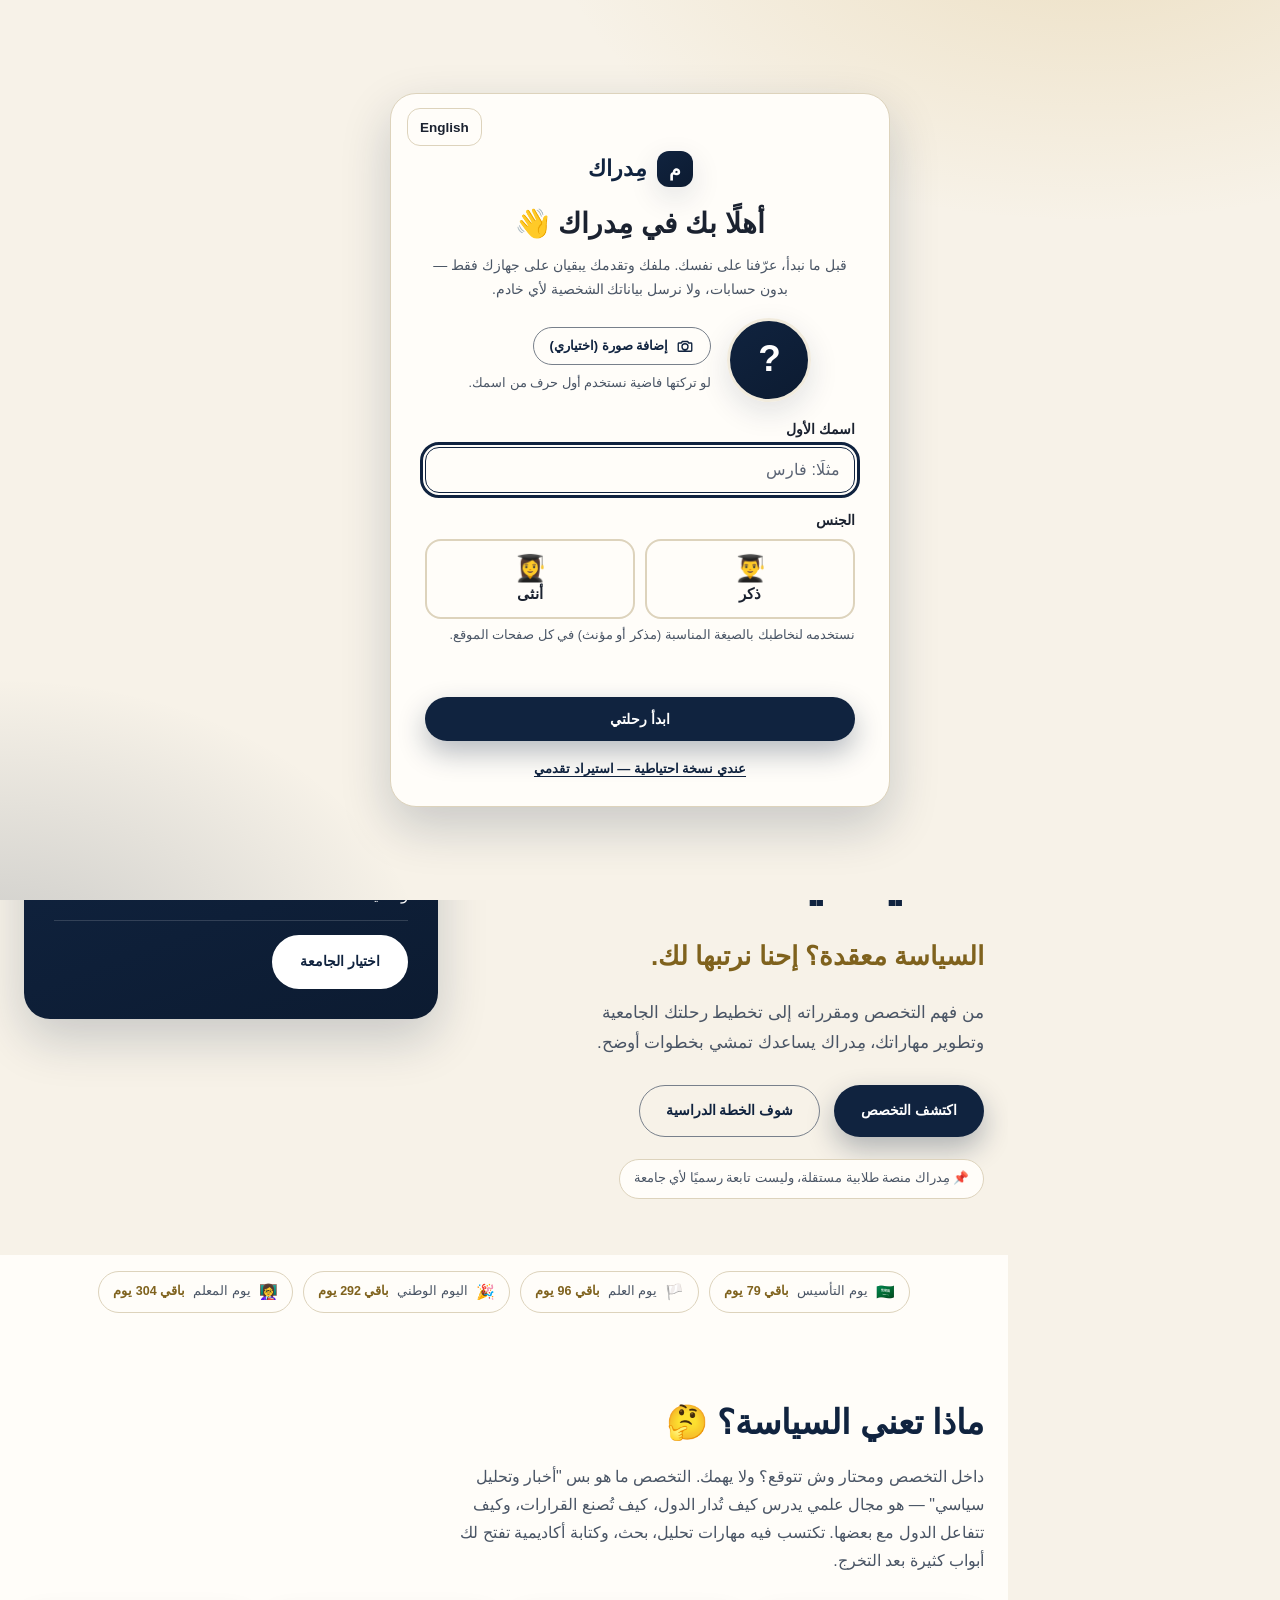
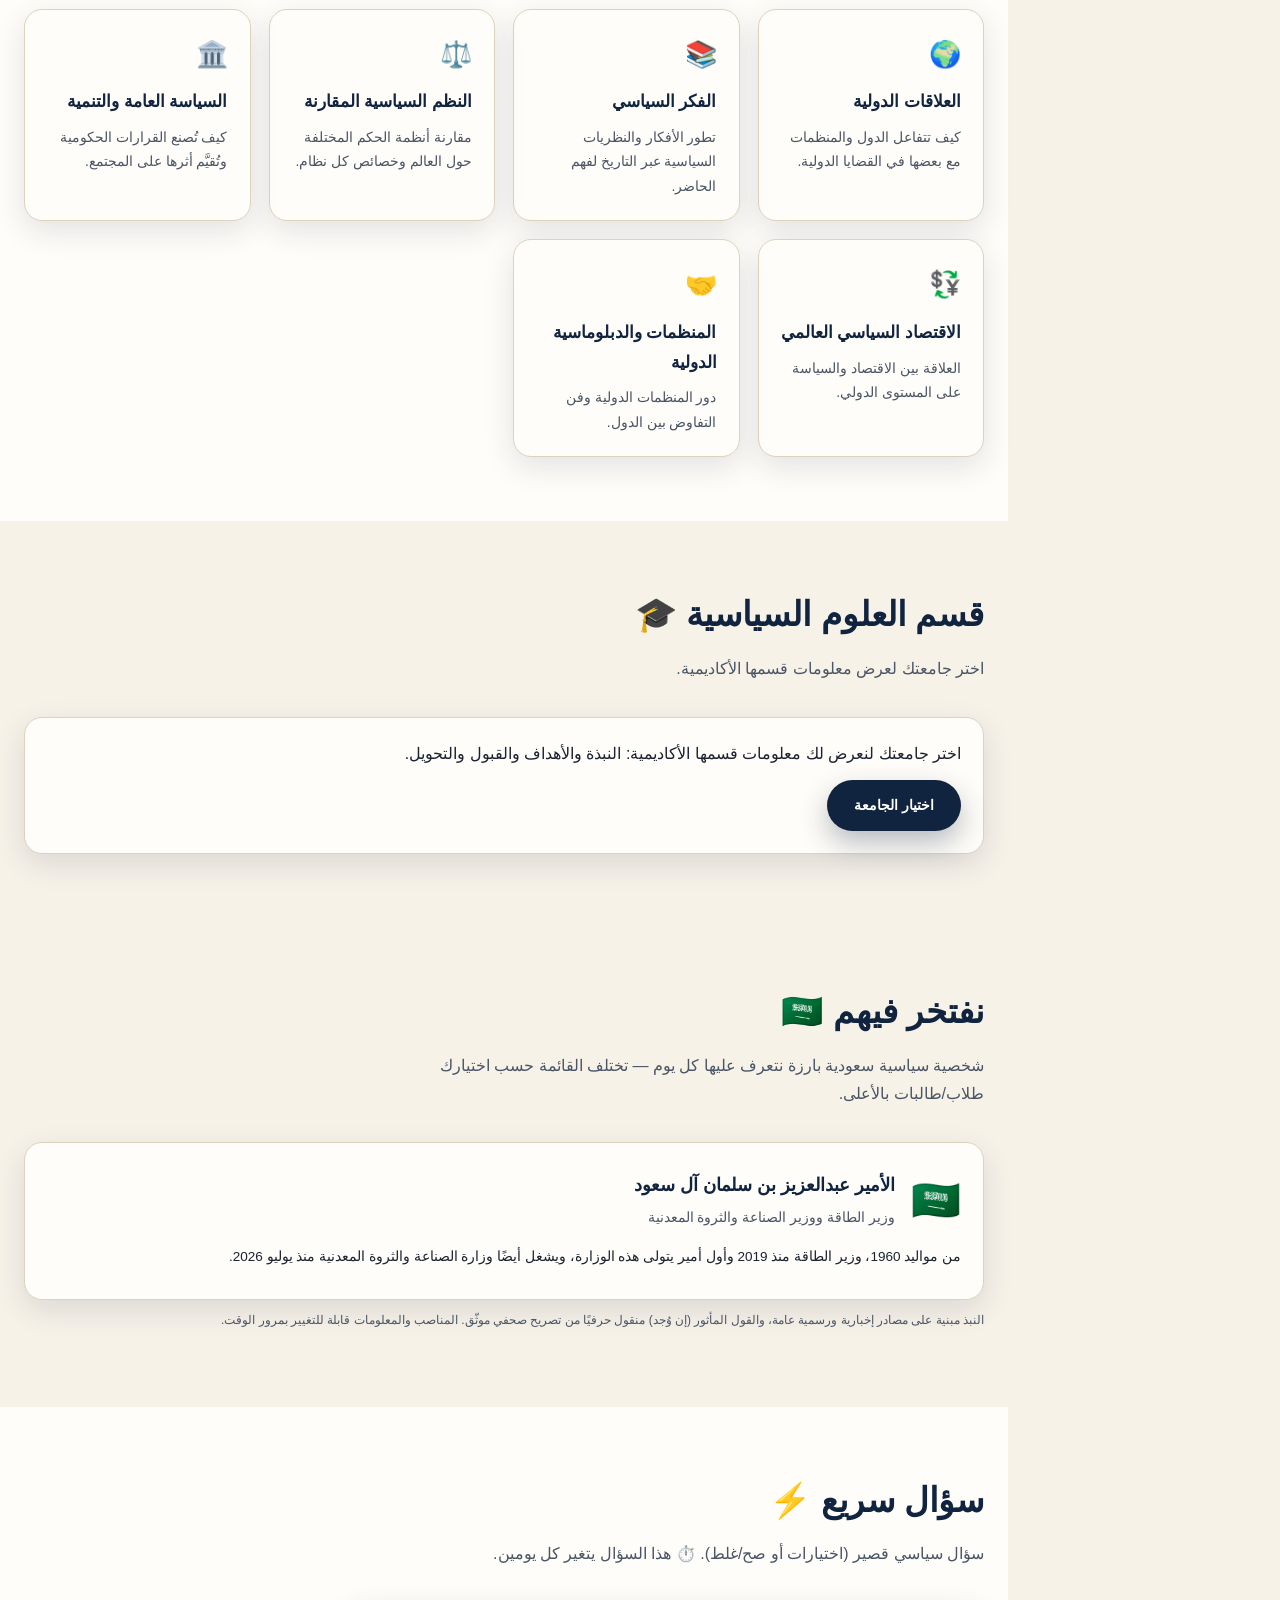
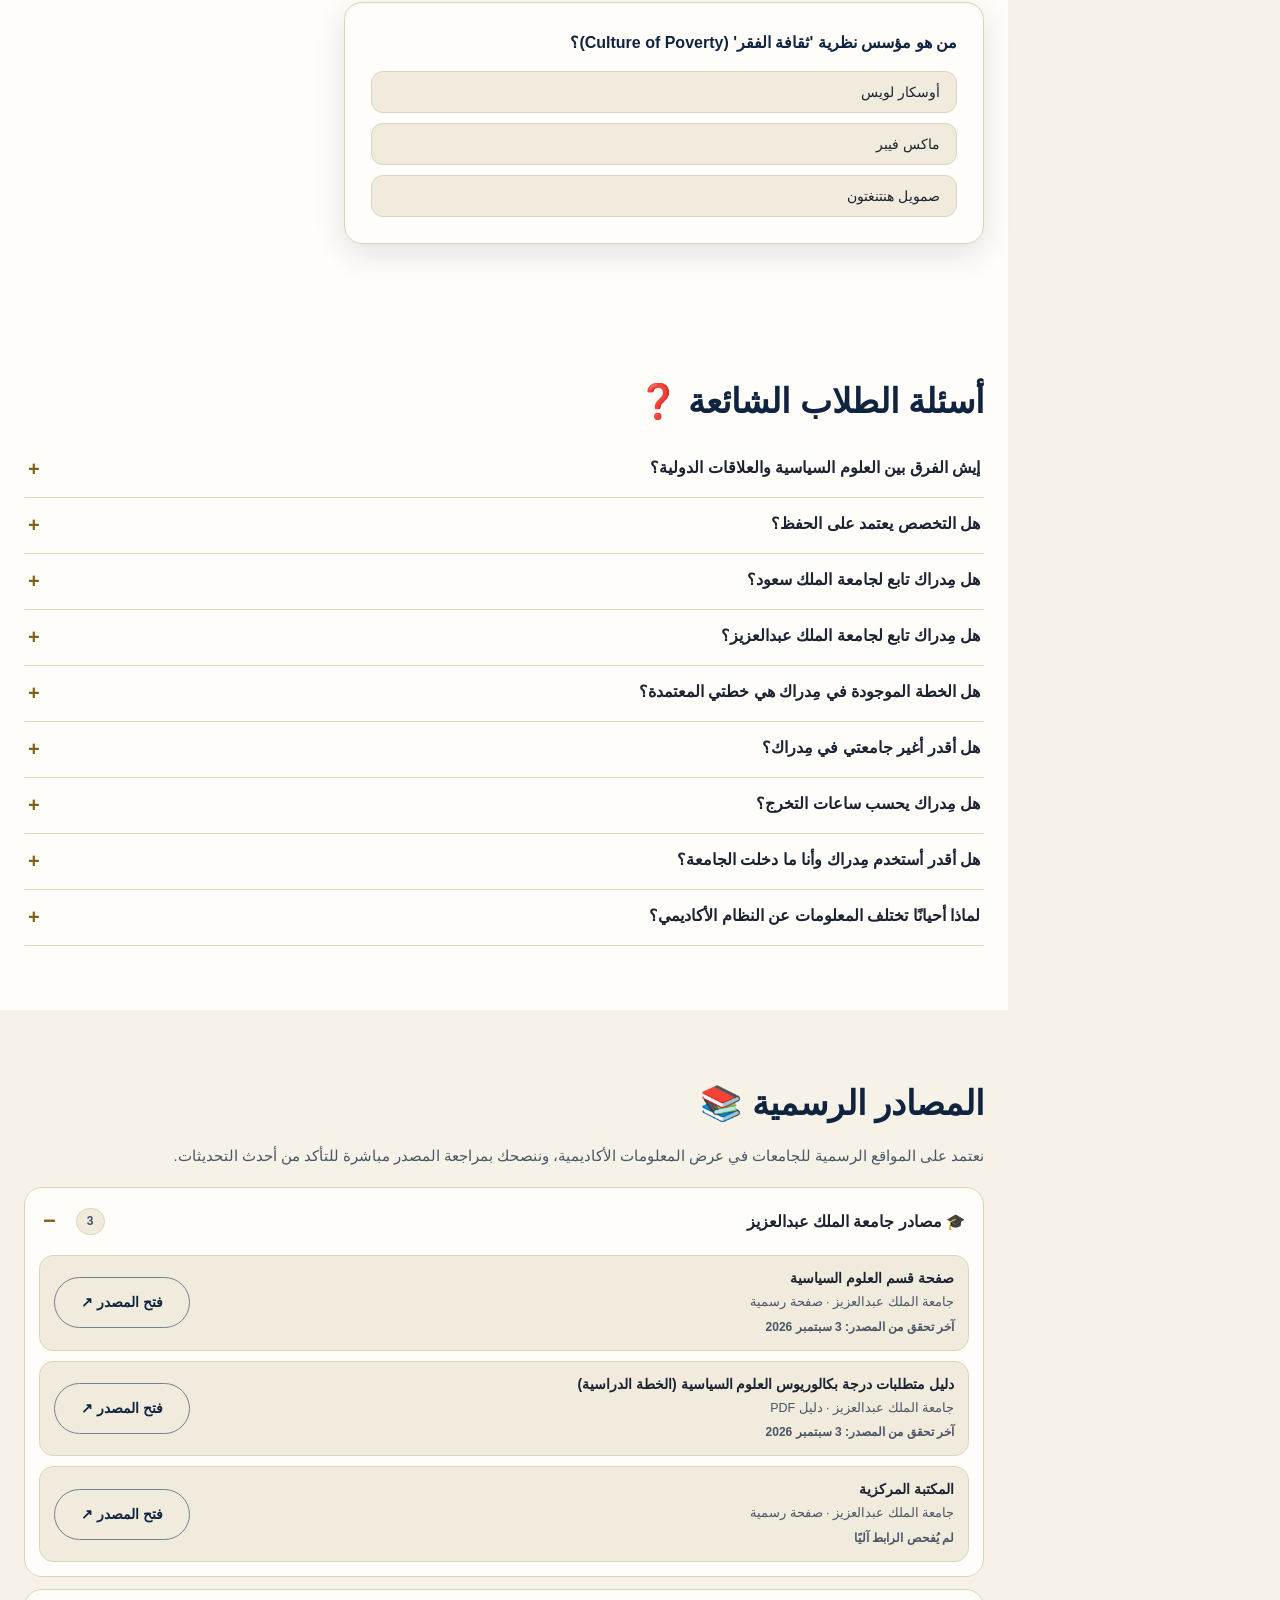
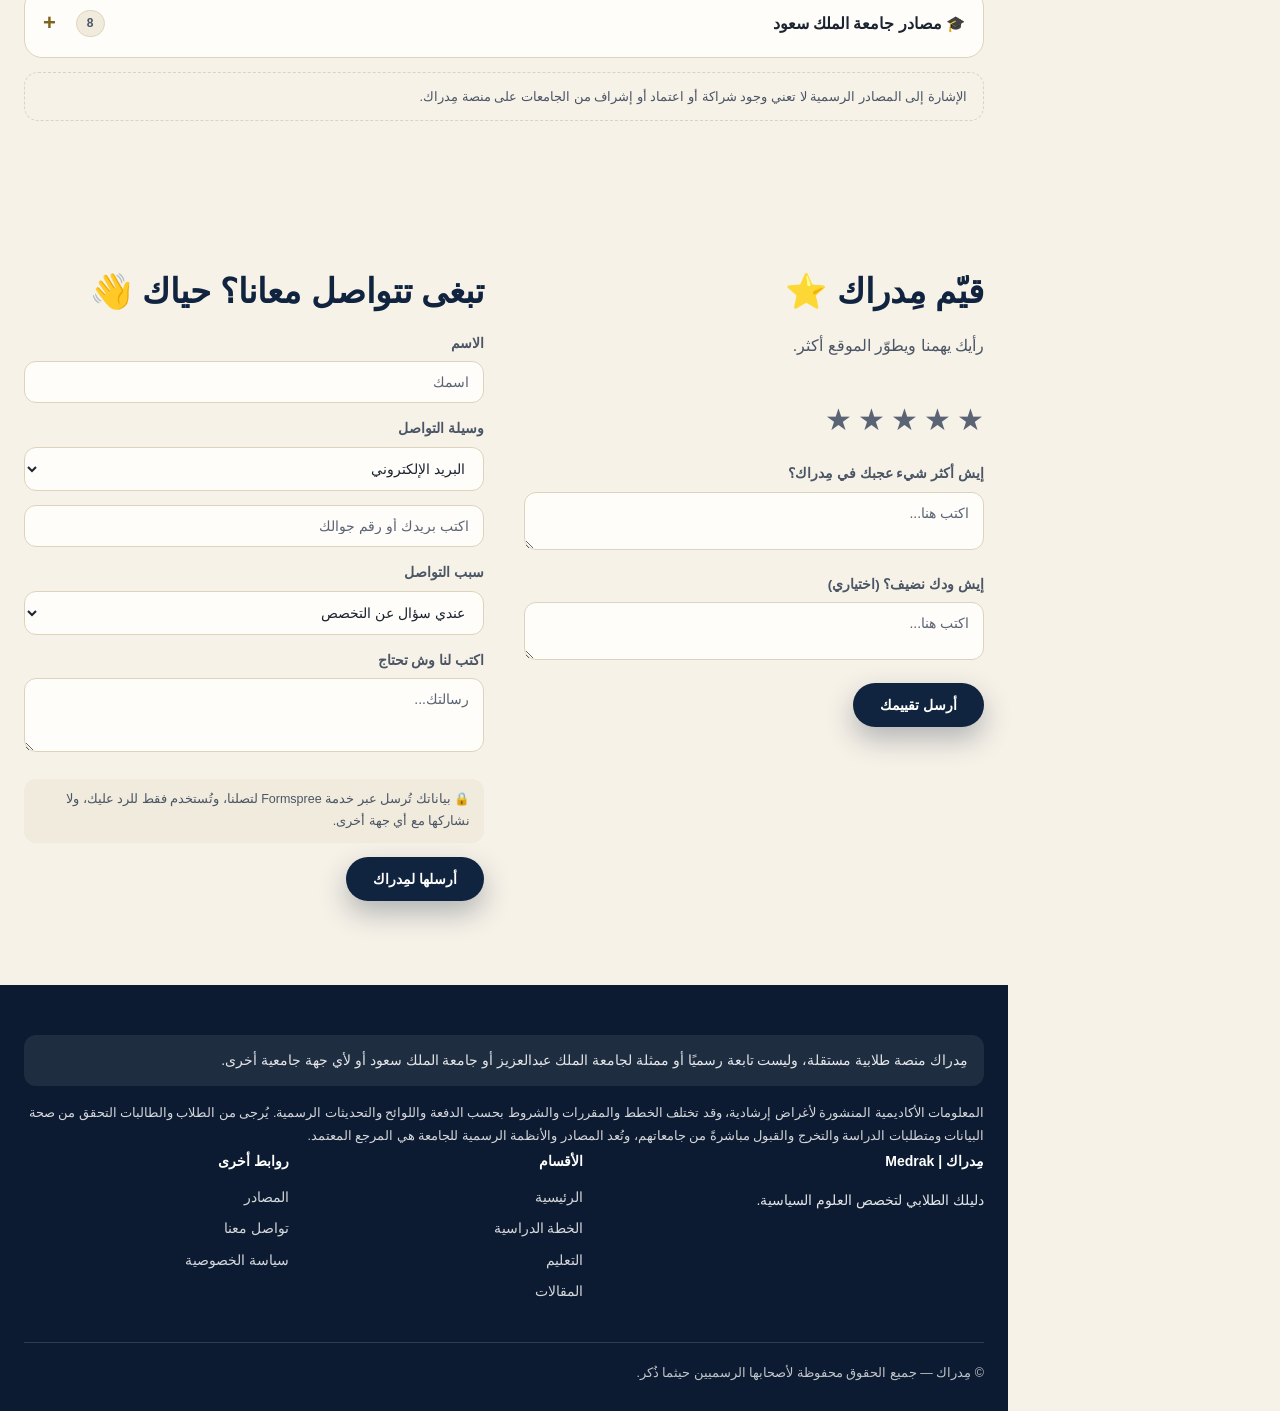
<file: index.html>
<!DOCTYPE html>
<html lang="ar" dir="rtl">
<head>
<meta charset="UTF-8">
<meta name="viewport" content="width=device-width, initial-scale=1.0">
<title data-ar="مِدراك | Medrak — دليلك في تخصص العلوم السياسية" data-en="Medrak — Your guide to the Political Science major">مِدراك | Medrak — دليلك في تخصص العلوم السياسية</title>
<meta name="description" content="مِدراك: منصة طلابية مستقلة تشرح تخصص العلوم السياسية وتنظّم الخطة والمقررات وتطوّر المهارات، لطلاب وطالبات جامعة الملك عبدالعزيز وجامعة الملك سعود.">
<script>
(function(){
  try {
    var d = document.documentElement;
    var g = function(k, f){ try { var v = localStorage.getItem(k); return v === null ? f : JSON.parse(v); } catch(e){ return f; } };
    var theme = g('medrak_theme', 'light') === 'dark' ? 'dark' : 'light';
    var female = !!g('medrak_gender', false);
    var lang = g('medrak_lang', 'ar') === 'en' ? 'en' : 'ar';
    var pal = g('medrak_palette', null);
    if (['classic','rose','emerald','ocean','lavender','sand'].indexOf(pal) < 0) pal = female ? 'rose' : 'classic';
    var lay = g('medrak_layout', 'sidebar');
    if (['sidebar','compact','wide','sequential'].indexOf(lay) < 0) lay = 'sidebar';
    d.setAttribute('data-theme', theme); d.setAttribute('data-palette', pal); d.setAttribute('data-layout', lay);
    d.setAttribute('data-gender', female ? 'female' : 'male');
    d.setAttribute('data-spotlight', g('medrak_spotlight', true) === false ? 'off' : 'on');
    d.setAttribute('lang', lang); d.setAttribute('dir', lang === 'en' ? 'ltr' : 'rtl');
    var uni = g('medrak_university', null);
    if (uni !== 'kau' && uni !== 'ksu' && uni !== 'none') {
      uni = null;
      try { var r = JSON.parse(localStorage.getItem('medrak_profile_v1') || 'null'); if (r && ((r.profile && r.profile.nickname) || r.studyPlanProgress || r.semesterTasks)) uni = 'kau'; } catch(e){}
    }
    var q = (location.search.match(/[?&]uni=(kau|ksu)(&|$)/) || [])[1];
    d.setAttribute('data-uni', q || ((uni === 'kau' || uni === 'ksu') ? uni : 'none'));
  } catch(e){}
})();
</script>
<link rel="stylesheet" href="assets/themes.css">
<link rel="stylesheet" href="assets/style.css">
<link rel="stylesheet" href="assets/shell.css">
<link rel="stylesheet" href="assets/university.css">
</head>
<body style="margin:0">
<div id="particle-field"></div>
<div id="scroll-progress"></div>
<div id="cursor-spotlight" aria-hidden="true"></div>
<div id="medrak-root">
<a href="#main" class="skip-link">تخطَّ إلى المحتوى</a>

<header class="topbar no-print">
  <button type="button" class="tb-btn icon-only nav-toggle" id="navToggle" aria-controls="sidebar" aria-expanded="false" aria-label="القائمة" data-aria-ar="القائمة" data-aria-en="Menu"><svg viewBox="0 0 24 24" fill="none" stroke="currentColor" stroke-width="1.8" stroke-linecap="round" stroke-linejoin="round" aria-hidden="true" focusable="false"><path d="M4 7h16 M4 12h16 M4 17h16"/></svg></button>
  <a class="brand" href="index.html"><span class="brand-mark" aria-hidden="true">م</span><span>مِدراك</span><small>Medrak</small></a>
  <span class="spacer"></span>
  <button type="button" class="tb-btn" id="uniBtn" aria-haspopup="menu" aria-expanded="false" aria-controls="uniMenu" aria-label="الجامعة"><svg viewBox="0 0 24 24" fill="none" stroke="currentColor" stroke-width="1.8" stroke-linecap="round" stroke-linejoin="round" aria-hidden="true" focusable="false"><path d="M3 21h18 M5 21V10 M9.5 21V10 M14.5 21V10 M19 21V10 M12 3 3 8h18z"/></svg><span class="uni-name tb-label" id="uniName"></span><span class="uni-code" id="uniCode"></span><svg viewBox="0 0 24 24" fill="none" stroke="currentColor" stroke-width="1.8" stroke-linecap="round" stroke-linejoin="round" aria-hidden="true" focusable="false" class="chev"><path d="M6 9l6 6 6-6"/></svg></button>
  <button type="button" class="tb-btn icon-only" id="tourBtn" aria-haspopup="dialog" aria-label="جولة التعريف بمزايا الموقع" data-aria-ar="جولة التعريف بمزايا الموقع" data-aria-en="Take a tour of the site" title="جولة التعريف" data-title-ar="جولة التعريف" data-title-en="Site tour"><svg viewBox="0 0 24 24" fill="none" stroke="currentColor" stroke-width="1.8" stroke-linecap="round" stroke-linejoin="round" aria-hidden="true" focusable="false"><path d="M12 21a9 9 0 1 0 0-18 9 9 0 0 0 0 18z M12 11v5 M12 8h.01"/></svg></button>
  <button type="button" class="tb-btn" id="customizeBtn" aria-haspopup="dialog" aria-label="تخصيص صفحتي" data-aria-ar="تخصيص صفحتي" data-aria-en="Customize my page"><svg viewBox="0 0 24 24" fill="none" stroke="currentColor" stroke-width="1.8" stroke-linecap="round" stroke-linejoin="round" aria-hidden="true" focusable="false"><path d="M12 3a9 9 0 1 0 0 18c1.1 0 1.8-.9 1.5-1.9-.4-1.2.4-2.1 1.6-2.1H17a4 4 0 0 0 4-4c0-5-4-10-9-10z M7.5 11.5h.01 M10 7.5h.01 M14.5 7.5h.01"/></svg><span class="tb-label" data-ar="تخصيص صفحتي" data-en="Customize my page">تخصيص صفحتي</span></button>
  <a class="tb-btn acct-chip" id="acctChip" href="profile.html" aria-label="ملفي"><span class="avatar" id="acctAvatar"></span><span class="tb-label" id="acctName"></span></a>
</header>
<nav class="topnav no-print" aria-label="التنقل العلوي" data-aria-ar="التنقل العلوي" data-aria-en="Top navigation"><a  href="index.html" data-page="index.html" aria-label="الرئيسية" data-aria-ar="الرئيسية" data-aria-en="Home" title="الرئيسية" data-title-ar="الرئيسية" data-title-en="Home"><svg viewBox="0 0 24 24" fill="none" stroke="currentColor" stroke-width="1.8" stroke-linecap="round" stroke-linejoin="round" aria-hidden="true" focusable="false"><path d="M3 10.5 12 3l9 7.5V20a1 1 0 0 1-1 1h-5v-6H9v6H4a1 1 0 0 1-1-1z"/></svg><span class="tn-label" data-ar="الرئيسية" data-en="Home">الرئيسية</span></a><a  href="index.html#kau" data-page="index.html" data-hash="#kau" aria-label="عن القسم" data-aria-ar="عن القسم" data-aria-en="The department" title="عن القسم" data-title-ar="عن القسم" data-title-en="The department"><svg viewBox="0 0 24 24" fill="none" stroke="currentColor" stroke-width="1.8" stroke-linecap="round" stroke-linejoin="round" aria-hidden="true" focusable="false"><path d="M3 21h18 M5 21V10 M9.5 21V10 M14.5 21V10 M19 21V10 M12 3 3 8h18z"/></svg><span class="tn-label" data-ar="عن القسم" data-en="The department">عن القسم</span></a><a  href="study-plan.html" data-page="study-plan.html" aria-label="الخطة الدراسية" data-aria-ar="الخطة الدراسية" data-aria-en="Study plan" title="الخطة الدراسية" data-title-ar="الخطة الدراسية" data-title-en="Study plan"><svg viewBox="0 0 24 24" fill="none" stroke="currentColor" stroke-width="1.8" stroke-linecap="round" stroke-linejoin="round" aria-hidden="true" focusable="false"><path d="M7 3v4 M17 3v4 M4 8h16 M5 5h14a1 1 0 0 1 1 1v13a1 1 0 0 1-1 1H5a1 1 0 0 1-1-1V6a1 1 0 0 1 1-1z"/></svg><span class="tn-label" data-ar="الخطة الدراسية" data-en="Study plan">الخطة الدراسية</span></a><a  href="education.html" data-page="education.html" aria-label="التعليم" data-aria-ar="التعليم" data-aria-en="Learning" title="التعليم" data-title-ar="التعليم" data-title-en="Learning"><svg viewBox="0 0 24 24" fill="none" stroke="currentColor" stroke-width="1.8" stroke-linecap="round" stroke-linejoin="round" aria-hidden="true" focusable="false"><path d="M12 6.5C10.5 5 8 4.5 4 4.5v13c4 0 6.5.5 8 2 1.5-1.5 4-2 8-2v-13c-4 0-6.5.5-8 2z M12 6.5v13"/></svg><span class="tn-label" data-ar="التعليم" data-en="Learning">التعليم</span></a><a  href="articles.html" data-page="articles.html" aria-label="المقالات" data-aria-ar="المقالات" data-aria-en="Articles" title="المقالات" data-title-ar="المقالات" data-title-en="Articles"><svg viewBox="0 0 24 24" fill="none" stroke="currentColor" stroke-width="1.8" stroke-linecap="round" stroke-linejoin="round" aria-hidden="true" focusable="false"><path d="M14 3H6a1 1 0 0 0-1 1v16a1 1 0 0 0 1 1h12a1 1 0 0 0 1-1V8z M14 3v5h5 M9 13h6 M9 17h6"/></svg><span class="tn-label" data-ar="المقالات" data-en="Articles">المقالات</span></a><a  href="decision-lab.html" data-page="decision-lab.html" aria-label="مختبر القرار" data-aria-ar="مختبر القرار" data-aria-en="Decision lab" title="مختبر القرار" data-title-ar="مختبر القرار" data-title-en="Decision lab"><svg viewBox="0 0 24 24" fill="none" stroke="currentColor" stroke-width="1.8" stroke-linecap="round" stroke-linejoin="round" aria-hidden="true" focusable="false"><path d="M12 21a9 9 0 1 0 0-18 9 9 0 0 0 0 18z M15.5 8.5 13.5 13.5 8.5 15.5 10.5 10.5z"/></svg><span class="tn-label" data-ar="مختبر القرار" data-en="Decision lab">مختبر القرار</span></a><a  href="communication.html" data-page="communication.html" aria-label="التواصل والتفاوض" data-aria-ar="التواصل والتفاوض" data-aria-en="Communication &amp; negotiation" title="التواصل والتفاوض" data-title-ar="التواصل والتفاوض" data-title-en="Communication &amp; negotiation"><svg viewBox="0 0 24 24" fill="none" stroke="currentColor" stroke-width="1.8" stroke-linecap="round" stroke-linejoin="round" aria-hidden="true" focusable="false"><path d="M21 12a8 8 0 0 1-11.5 7.2L4 20l1.1-4.3A8 8 0 1 1 21 12z"/></svg><span class="tn-label" data-ar="التواصل والتفاوض" data-en="Communication &amp; negotiation">التواصل والتفاوض</span></a><a  href="research-lab.html" data-page="research-lab.html" aria-label="البحث والتحليل" data-aria-ar="البحث والتحليل" data-aria-en="Research &amp; analysis" title="البحث والتحليل" data-title-ar="البحث والتحليل" data-title-en="Research &amp; analysis"><svg viewBox="0 0 24 24" fill="none" stroke="currentColor" stroke-width="1.8" stroke-linecap="round" stroke-linejoin="round" aria-hidden="true" focusable="false"><path d="M9 3h6 M10 3v6L4.5 19a1.5 1.5 0 0 0 1.3 2.2h12.4a1.5 1.5 0 0 0 1.3-2.2L14 9V3 M7.5 15h9"/></svg><span class="tn-label" data-ar="البحث والتحليل" data-en="Research &amp; analysis">البحث والتحليل</span></a><a  href="world-institutions.html" data-page="world-institutions.html" aria-label="العالم والمؤسسات" data-aria-ar="العالم والمؤسسات" data-aria-en="World &amp; institutions" title="العالم والمؤسسات" data-title-ar="العالم والمؤسسات" data-title-en="World &amp; institutions"><svg viewBox="0 0 24 24" fill="none" stroke="currentColor" stroke-width="1.8" stroke-linecap="round" stroke-linejoin="round" aria-hidden="true" focusable="false"><path d="M12 21a9 9 0 1 0 0-18 9 9 0 0 0 0 18z M3 12h18 M12 3c2.5 2.7 3.8 5.7 3.8 9s-1.3 6.3-3.8 9c-2.5-2.7-3.8-5.7-3.8-9S9.5 5.7 12 3z"/></svg><span class="tn-label" data-ar="العالم والمؤسسات" data-en="World &amp; institutions">العالم والمؤسسات</span></a><a  href="media-literacy.html" data-page="media-literacy.html" aria-label="الوعي المعلوماتي" data-aria-ar="الوعي المعلوماتي" data-aria-en="Media literacy" title="الوعي المعلوماتي" data-title-ar="الوعي المعلوماتي" data-title-en="Media literacy"><svg viewBox="0 0 24 24" fill="none" stroke="currentColor" stroke-width="1.8" stroke-linecap="round" stroke-linejoin="round" aria-hidden="true" focusable="false"><path d="M12 3 4 6v6c0 4.4 3.4 8.3 8 9 4.6-.7 8-4.6 8-9V6z M9 12l2 2 4-4"/></svg><span class="tn-label" data-ar="الوعي المعلوماتي" data-en="Media literacy">الوعي المعلوماتي</span></a><a  href="career.html" data-page="career.html" aria-label="مستقبلك المهني" data-aria-ar="مستقبلك المهني" data-aria-en="Your career" title="مستقبلك المهني" data-title-ar="مستقبلك المهني" data-title-en="Your career"><svg viewBox="0 0 24 24" fill="none" stroke="currentColor" stroke-width="1.8" stroke-linecap="round" stroke-linejoin="round" aria-hidden="true" focusable="false"><path d="M4 8h16a1 1 0 0 1 1 1v10a1 1 0 0 1-1 1H4a1 1 0 0 1-1-1V9a1 1 0 0 1 1-1z M9 8V5a1 1 0 0 1 1-1h4a1 1 0 0 1 1 1v3 M3 13h18"/></svg><span class="tn-label" data-ar="مستقبلك المهني" data-en="Your career">مستقبلك المهني</span></a><a  href="alumni.html" data-page="alumni.html" aria-label="خريجو مِدراك" data-aria-ar="خريجو مِدراك" data-aria-en="Medrak alumni" title="خريجو مِدراك" data-title-ar="خريجو مِدراك" data-title-en="Medrak alumni"><svg viewBox="0 0 24 24" fill="none" stroke="currentColor" stroke-width="1.8" stroke-linecap="round" stroke-linejoin="round" aria-hidden="true" focusable="false"><path d="M2 9l10-5 10 5-10 5z M6 11.5V16c0 1.2 2.7 3 6 3s6-1.8 6-3v-4.5 M22 9v6"/></svg><span class="tn-label" data-ar="خريجو مِدراك" data-en="Medrak alumni">خريجو مِدراك</span></a><a  href="profile.html" data-page="profile.html" aria-label="ملفي في مِدراك" data-aria-ar="ملفي في مِدراك" data-aria-en="My profile" title="ملفي في مِدراك" data-title-ar="ملفي في مِدراك" data-title-en="My profile"><svg viewBox="0 0 24 24" fill="none" stroke="currentColor" stroke-width="1.8" stroke-linecap="round" stroke-linejoin="round" aria-hidden="true" focusable="false"><path d="M12 12a4 4 0 1 0 0-8 4 4 0 0 0 0 8z M4 21a8 8 0 0 1 16 0"/></svg><span class="tn-label" data-ar="ملفي في مِدراك" data-en="My profile">ملفي في مِدراك</span></a><a  href="index.html#faq" data-page="index.html" data-hash="#faq" aria-label="الأسئلة الشائعة" data-aria-ar="الأسئلة الشائعة" data-aria-en="FAQ" title="الأسئلة الشائعة" data-title-ar="الأسئلة الشائعة" data-title-en="FAQ"><svg viewBox="0 0 24 24" fill="none" stroke="currentColor" stroke-width="1.8" stroke-linecap="round" stroke-linejoin="round" aria-hidden="true" focusable="false"><path d="M12 21a9 9 0 1 0 0-18 9 9 0 0 0 0 18z M9.5 9.5a2.5 2.5 0 1 1 3.5 2.3c-.7.4-1 1-1 1.7 M12 17h.01"/></svg><span class="tn-label" data-ar="الأسئلة الشائعة" data-en="FAQ">الأسئلة الشائعة</span></a><a  href="index.html#contact" data-page="index.html" data-hash="#contact" aria-label="تواصل معنا" data-aria-ar="تواصل معنا" data-aria-en="Contact us" title="تواصل معنا" data-title-ar="تواصل معنا" data-title-en="Contact us"><svg viewBox="0 0 24 24" fill="none" stroke="currentColor" stroke-width="1.8" stroke-linecap="round" stroke-linejoin="round" aria-hidden="true" focusable="false"><path d="M4 5h16a1 1 0 0 1 1 1v12a1 1 0 0 1-1 1H4a1 1 0 0 1-1-1V6a1 1 0 0 1 1-1z M3 7l9 6 9-6"/></svg><span class="tn-label" data-ar="تواصل معنا" data-en="Contact us">تواصل معنا</span></a><a  href="privacy.html" data-page="privacy.html" aria-label="سياسة الخصوصية" data-aria-ar="سياسة الخصوصية" data-aria-en="Privacy policy" title="سياسة الخصوصية" data-title-ar="سياسة الخصوصية" data-title-en="Privacy policy"><svg viewBox="0 0 24 24" fill="none" stroke="currentColor" stroke-width="1.8" stroke-linecap="round" stroke-linejoin="round" aria-hidden="true" focusable="false"><path d="M6 11h12a1 1 0 0 1 1 1v8a1 1 0 0 1-1 1H6a1 1 0 0 1-1-1v-8a1 1 0 0 1 1-1z M8 11V8a4 4 0 0 1 8 0v3"/></svg><span class="tn-label" data-ar="سياسة الخصوصية" data-en="Privacy policy">سياسة الخصوصية</span></a></nav>
<div class="sidebar-backdrop no-print" id="sidebarBackdrop"></div>
<nav class="sidebar no-print" id="sidebar" aria-label="التنقل الرئيسي" data-aria-ar="التنقل الرئيسي" data-aria-en="Main navigation">
  <div class="sidebar-head"><a class="brand" href="index.html"><span class="brand-mark" aria-hidden="true">م</span><span>مِدراك</span></a><button type="button" class="mk-x" id="sidebarClose" aria-label="إغلاق القائمة" data-aria-ar="إغلاق القائمة" data-aria-en="Close menu"><svg viewBox="0 0 24 24" fill="none" stroke="currentColor" stroke-width="1.8" stroke-linecap="round" stroke-linejoin="round" aria-hidden="true" focusable="false"><path d="M6 6l12 12 M18 6L6 18"/></svg></button></div>
  <div class="nav-group-title" data-ar="الأقسام" data-en="Sections">الأقسام</div>
  <a class="nav-item" href="index.html" data-page="index.html" aria-label="الرئيسية" data-aria-ar="الرئيسية" data-aria-en="Home" title="الرئيسية" data-title-ar="الرئيسية" data-title-en="Home"><svg viewBox="0 0 24 24" fill="none" stroke="currentColor" stroke-width="1.8" stroke-linecap="round" stroke-linejoin="round" aria-hidden="true" focusable="false"><path d="M3 10.5 12 3l9 7.5V20a1 1 0 0 1-1 1h-5v-6H9v6H4a1 1 0 0 1-1-1z"/></svg><span class="label" data-ar="الرئيسية" data-en="Home">الرئيسية</span></a><a class="nav-item" href="index.html#kau" data-page="index.html" data-hash="#kau" aria-label="عن القسم" data-aria-ar="عن القسم" data-aria-en="The department" title="عن القسم" data-title-ar="عن القسم" data-title-en="The department"><svg viewBox="0 0 24 24" fill="none" stroke="currentColor" stroke-width="1.8" stroke-linecap="round" stroke-linejoin="round" aria-hidden="true" focusable="false"><path d="M3 21h18 M5 21V10 M9.5 21V10 M14.5 21V10 M19 21V10 M12 3 3 8h18z"/></svg><span class="label" data-ar="عن القسم" data-en="The department">عن القسم</span></a><a class="nav-item" href="study-plan.html" data-page="study-plan.html" aria-label="الخطة الدراسية" data-aria-ar="الخطة الدراسية" data-aria-en="Study plan" title="الخطة الدراسية" data-title-ar="الخطة الدراسية" data-title-en="Study plan"><svg viewBox="0 0 24 24" fill="none" stroke="currentColor" stroke-width="1.8" stroke-linecap="round" stroke-linejoin="round" aria-hidden="true" focusable="false"><path d="M7 3v4 M17 3v4 M4 8h16 M5 5h14a1 1 0 0 1 1 1v13a1 1 0 0 1-1 1H5a1 1 0 0 1-1-1V6a1 1 0 0 1 1-1z"/></svg><span class="label" data-ar="الخطة الدراسية" data-en="Study plan">الخطة الدراسية</span></a><a class="nav-item" href="education.html" data-page="education.html" aria-label="التعليم" data-aria-ar="التعليم" data-aria-en="Learning" title="التعليم" data-title-ar="التعليم" data-title-en="Learning"><svg viewBox="0 0 24 24" fill="none" stroke="currentColor" stroke-width="1.8" stroke-linecap="round" stroke-linejoin="round" aria-hidden="true" focusable="false"><path d="M12 6.5C10.5 5 8 4.5 4 4.5v13c4 0 6.5.5 8 2 1.5-1.5 4-2 8-2v-13c-4 0-6.5.5-8 2z M12 6.5v13"/></svg><span class="label" data-ar="التعليم" data-en="Learning">التعليم</span></a><a class="nav-item" href="articles.html" data-page="articles.html" aria-label="المقالات" data-aria-ar="المقالات" data-aria-en="Articles" title="المقالات" data-title-ar="المقالات" data-title-en="Articles"><svg viewBox="0 0 24 24" fill="none" stroke="currentColor" stroke-width="1.8" stroke-linecap="round" stroke-linejoin="round" aria-hidden="true" focusable="false"><path d="M14 3H6a1 1 0 0 0-1 1v16a1 1 0 0 0 1 1h12a1 1 0 0 0 1-1V8z M14 3v5h5 M9 13h6 M9 17h6"/></svg><span class="label" data-ar="المقالات" data-en="Articles">المقالات</span></a><a class="nav-item" href="decision-lab.html" data-page="decision-lab.html" aria-label="مختبر القرار" data-aria-ar="مختبر القرار" data-aria-en="Decision lab" title="مختبر القرار" data-title-ar="مختبر القرار" data-title-en="Decision lab"><svg viewBox="0 0 24 24" fill="none" stroke="currentColor" stroke-width="1.8" stroke-linecap="round" stroke-linejoin="round" aria-hidden="true" focusable="false"><path d="M12 21a9 9 0 1 0 0-18 9 9 0 0 0 0 18z M15.5 8.5 13.5 13.5 8.5 15.5 10.5 10.5z"/></svg><span class="label" data-ar="مختبر القرار" data-en="Decision lab">مختبر القرار</span></a><a class="nav-item" href="communication.html" data-page="communication.html" aria-label="التواصل والتفاوض" data-aria-ar="التواصل والتفاوض" data-aria-en="Communication &amp; negotiation" title="التواصل والتفاوض" data-title-ar="التواصل والتفاوض" data-title-en="Communication &amp; negotiation"><svg viewBox="0 0 24 24" fill="none" stroke="currentColor" stroke-width="1.8" stroke-linecap="round" stroke-linejoin="round" aria-hidden="true" focusable="false"><path d="M21 12a8 8 0 0 1-11.5 7.2L4 20l1.1-4.3A8 8 0 1 1 21 12z"/></svg><span class="label" data-ar="التواصل والتفاوض" data-en="Communication &amp; negotiation">التواصل والتفاوض</span></a><a class="nav-item" href="research-lab.html" data-page="research-lab.html" aria-label="البحث والتحليل" data-aria-ar="البحث والتحليل" data-aria-en="Research &amp; analysis" title="البحث والتحليل" data-title-ar="البحث والتحليل" data-title-en="Research &amp; analysis"><svg viewBox="0 0 24 24" fill="none" stroke="currentColor" stroke-width="1.8" stroke-linecap="round" stroke-linejoin="round" aria-hidden="true" focusable="false"><path d="M9 3h6 M10 3v6L4.5 19a1.5 1.5 0 0 0 1.3 2.2h12.4a1.5 1.5 0 0 0 1.3-2.2L14 9V3 M7.5 15h9"/></svg><span class="label" data-ar="البحث والتحليل" data-en="Research &amp; analysis">البحث والتحليل</span></a><a class="nav-item" href="world-institutions.html" data-page="world-institutions.html" aria-label="العالم والمؤسسات" data-aria-ar="العالم والمؤسسات" data-aria-en="World &amp; institutions" title="العالم والمؤسسات" data-title-ar="العالم والمؤسسات" data-title-en="World &amp; institutions"><svg viewBox="0 0 24 24" fill="none" stroke="currentColor" stroke-width="1.8" stroke-linecap="round" stroke-linejoin="round" aria-hidden="true" focusable="false"><path d="M12 21a9 9 0 1 0 0-18 9 9 0 0 0 0 18z M3 12h18 M12 3c2.5 2.7 3.8 5.7 3.8 9s-1.3 6.3-3.8 9c-2.5-2.7-3.8-5.7-3.8-9S9.5 5.7 12 3z"/></svg><span class="label" data-ar="العالم والمؤسسات" data-en="World &amp; institutions">العالم والمؤسسات</span></a><a class="nav-item" href="media-literacy.html" data-page="media-literacy.html" aria-label="الوعي المعلوماتي" data-aria-ar="الوعي المعلوماتي" data-aria-en="Media literacy" title="الوعي المعلوماتي" data-title-ar="الوعي المعلوماتي" data-title-en="Media literacy"><svg viewBox="0 0 24 24" fill="none" stroke="currentColor" stroke-width="1.8" stroke-linecap="round" stroke-linejoin="round" aria-hidden="true" focusable="false"><path d="M12 3 4 6v6c0 4.4 3.4 8.3 8 9 4.6-.7 8-4.6 8-9V6z M9 12l2 2 4-4"/></svg><span class="label" data-ar="الوعي المعلوماتي" data-en="Media literacy">الوعي المعلوماتي</span></a><a class="nav-item" href="career.html" data-page="career.html" aria-label="مستقبلك المهني" data-aria-ar="مستقبلك المهني" data-aria-en="Your career" title="مستقبلك المهني" data-title-ar="مستقبلك المهني" data-title-en="Your career"><svg viewBox="0 0 24 24" fill="none" stroke="currentColor" stroke-width="1.8" stroke-linecap="round" stroke-linejoin="round" aria-hidden="true" focusable="false"><path d="M4 8h16a1 1 0 0 1 1 1v10a1 1 0 0 1-1 1H4a1 1 0 0 1-1-1V9a1 1 0 0 1 1-1z M9 8V5a1 1 0 0 1 1-1h4a1 1 0 0 1 1 1v3 M3 13h18"/></svg><span class="label" data-ar="مستقبلك المهني" data-en="Your career">مستقبلك المهني</span></a><a class="nav-item" href="alumni.html" data-page="alumni.html" aria-label="خريجو مِدراك" data-aria-ar="خريجو مِدراك" data-aria-en="Medrak alumni" title="خريجو مِدراك" data-title-ar="خريجو مِدراك" data-title-en="Medrak alumni"><svg viewBox="0 0 24 24" fill="none" stroke="currentColor" stroke-width="1.8" stroke-linecap="round" stroke-linejoin="round" aria-hidden="true" focusable="false"><path d="M2 9l10-5 10 5-10 5z M6 11.5V16c0 1.2 2.7 3 6 3s6-1.8 6-3v-4.5 M22 9v6"/></svg><span class="label" data-ar="خريجو مِدراك" data-en="Medrak alumni">خريجو مِدراك</span></a><a class="nav-item" href="profile.html" data-page="profile.html" aria-label="ملفي في مِدراك" data-aria-ar="ملفي في مِدراك" data-aria-en="My profile" title="ملفي في مِدراك" data-title-ar="ملفي في مِدراك" data-title-en="My profile"><svg viewBox="0 0 24 24" fill="none" stroke="currentColor" stroke-width="1.8" stroke-linecap="round" stroke-linejoin="round" aria-hidden="true" focusable="false"><path d="M12 12a4 4 0 1 0 0-8 4 4 0 0 0 0 8z M4 21a8 8 0 0 1 16 0"/></svg><span class="label" data-ar="ملفي في مِدراك" data-en="My profile">ملفي في مِدراك</span></a>
  <div class="nav-group-title" data-ar="المساعدة" data-en="Help">المساعدة</div>
  <a class="nav-item" href="index.html#faq" data-page="index.html" data-hash="#faq" aria-label="الأسئلة الشائعة" data-aria-ar="الأسئلة الشائعة" data-aria-en="FAQ" title="الأسئلة الشائعة" data-title-ar="الأسئلة الشائعة" data-title-en="FAQ"><svg viewBox="0 0 24 24" fill="none" stroke="currentColor" stroke-width="1.8" stroke-linecap="round" stroke-linejoin="round" aria-hidden="true" focusable="false"><path d="M12 21a9 9 0 1 0 0-18 9 9 0 0 0 0 18z M9.5 9.5a2.5 2.5 0 1 1 3.5 2.3c-.7.4-1 1-1 1.7 M12 17h.01"/></svg><span class="label" data-ar="الأسئلة الشائعة" data-en="FAQ">الأسئلة الشائعة</span></a><a class="nav-item" href="index.html#contact" data-page="index.html" data-hash="#contact" aria-label="تواصل معنا" data-aria-ar="تواصل معنا" data-aria-en="Contact us" title="تواصل معنا" data-title-ar="تواصل معنا" data-title-en="Contact us"><svg viewBox="0 0 24 24" fill="none" stroke="currentColor" stroke-width="1.8" stroke-linecap="round" stroke-linejoin="round" aria-hidden="true" focusable="false"><path d="M4 5h16a1 1 0 0 1 1 1v12a1 1 0 0 1-1 1H4a1 1 0 0 1-1-1V6a1 1 0 0 1 1-1z M3 7l9 6 9-6"/></svg><span class="label" data-ar="تواصل معنا" data-en="Contact us">تواصل معنا</span></a><a class="nav-item" href="privacy.html" data-page="privacy.html" aria-label="سياسة الخصوصية" data-aria-ar="سياسة الخصوصية" data-aria-en="Privacy policy" title="سياسة الخصوصية" data-title-ar="سياسة الخصوصية" data-title-en="Privacy policy"><svg viewBox="0 0 24 24" fill="none" stroke="currentColor" stroke-width="1.8" stroke-linecap="round" stroke-linejoin="round" aria-hidden="true" focusable="false"><path d="M6 11h12a1 1 0 0 1 1 1v8a1 1 0 0 1-1 1H6a1 1 0 0 1-1-1v-8a1 1 0 0 1 1-1z M8 11V8a4 4 0 0 1 8 0v3"/></svg><span class="label" data-ar="سياسة الخصوصية" data-en="Privacy policy">سياسة الخصوصية</span></a>
</nav>

<main id="main">

  <!-- ===== بطاقة الحساب (ترحيب + تقدّم + أسبوعك) — تُملأ من shell.js ===== -->
  <section class="account-wrap no-print" aria-label="حسابي">
    <div class="wrap"><div class="account-hero" id="accountHero" hidden></div></div>
  </section>

<section id="uniChooser" class="no-print" hidden aria-label="اختيار الجامعة">
    <div class="wrap"><div class="uni-chooser-card">
      <h2 data-ar="أنت من أي جامعة؟ 🎓" data-en="Which university are you from? 🎓">أنت من أي جامعة؟ 🎓</h2>
      <p data-m="اختر جامعتك عشان نعرض لك الخطة والمقررات والمعلومات الأكاديمية المناسبة لك." data-f="اختاري جامعتك عشان نعرض لك الخطة والمقررات والمعلومات الأكاديمية المناسبة لك." data-en="Pick your university so we show you the study plan, courses and academic info that fit you.">اختر جامعتك عشان نعرض لك الخطة والمقررات والمعلومات الأكاديمية المناسبة لك.</p>
      <p class="uni-note" id="uniExploreNote" hidden data-ar="أنت تستكشف التخصص بدون جامعة محددة — المحتوى العام متاح، ولعرض الخطة الدراسية حدد جامعتك." data-en="You are exploring without a university — general content is available; choose your university to see the study plan.">أنت تستكشف التخصص بدون جامعة محددة — المحتوى العام متاح، ولعرض الخطة الدراسية حدد جامعتك.</p>
      <div class="uni-host"></div>
    </div></div>
  </section>

<section class="hero">
    <div class="wrap hero-grid">
      <div>
        <h1>مِدراك<span class="h1-sub" data-ar="— دليلك في تخصص العلوم السياسية" data-en="— Your guide to the Political Science major">— دليلك في تخصص العلوم السياسية</span></h1>
        <p class="tagline" data-ar="السياسة معقدة؟ إحنا نرتبها لك." data-en="Politics is complex. We simplify it for you.">السياسة معقدة؟ إحنا نرتبها لك.</p>
        <p class="lead" data-ar="من فهم التخصص ومقرراته إلى تخطيط رحلتك الجامعية وتطوير مهاراتك، مِدراك يساعدك تمشي بخطوات أوضح." data-en="From understanding the major and its courses to planning your university journey and building your skills, Medrak helps you move forward with clearer steps.">من فهم التخصص ومقرراته إلى تخطيط رحلتك الجامعية وتطوير مهاراتك، مِدراك يساعدك تمشي بخطوات أوضح.</p>
        <div class="cta-row">
          <a href="#what-is" class="btn btn-primary" data-m="اكتشف التخصص" data-f="اكتشفي التخصص" data-en="Discover the Major">اكتشف التخصص</a>
          <a href="study-plan.html" class="btn btn-outline" data-m="شوف الخطة الدراسية" data-f="شوفي الخطة الدراسية" data-en="View the Study Plan">شوف الخطة الدراسية</a>
        </div>
        <div class="disclaimer-chip" id="heroDisclaimer" data-ar="📌 مِدراك منصة طلابية مستقلة، وليست تابعة رسميًا لأي جامعة" data-en="📌 Medrak is an independent student platform, not officially affiliated with any university">📌 مِدراك منصة طلابية مستقلة، وليست تابعة رسميًا لأي جامعة</div>
      </div>
      <div class="hero-card" id="heroStats">
        <div class="stat"><span data-ar="عدد الوحدات الدراسية للتخرج" data-en="Credit hours to graduate">عدد الوحدات الدراسية للتخرج</span><b>128</b></div>
        <div class="stat"><span data-ar="المدة الدراسية النظامية" data-en="Standard duration">المدة الدراسية النظامية</span><b data-ar="4 سنوات" data-en="4 years">4 سنوات</b></div>
        <div class="stat"><span data-ar="مجالات التركيز المتاحة" data-en="Available concentrations">مجالات التركيز المتاحة</span><b>2</b></div>
        <div class="stat"><span data-ar="الكلية التابع لها القسم" data-en="Parent college">الكلية التابع لها القسم</span><b data-ar="الاقتصاد والإدارة" data-en="Economics & Admin.">الاقتصاد والإدارة</b></div>
      </div>
    </div>
  </section>
<section id="dates" class="alt" style="padding:16px 0">
    <div class="wrap">
      <div class="dates-strip" id="datesGrid"></div>
    </div>
  </section>
<section id="what-is" class="alt">
    <div class="wrap">
      <h2 class="section-title" data-ar="ماذا تعني السياسة؟ 🤔" data-en="What Does Political Science Mean? 🤔">ماذا تعني السياسة؟ 🤔</h2>
      <p class="section-sub" data-ar="داخل التخصص ومحتار وش تتوقع؟ ولا يهمك. التخصص ما هو بس &quot;أخبار وتحليل سياسي&quot; — هو مجال علمي يدرس كيف تُدار الدول، كيف تُصنع القرارات، وكيف تتفاعل الدول مع بعضها. تكتسب فيه مهارات تحليل، بحث، وكتابة أكاديمية تفتح لك أبواب كثيرة بعد التخرج." data-en="Just joined the major and not sure what to expect? Political Science is not just news and commentary — it is a scientific field studying how states are governed, how decisions are made, and how states interact. You gain analysis, research, and academic writing skills that open many doors after graduation.">داخل التخصص ومحتار وش تتوقع؟ ولا يهمك. التخصص ما هو بس "أخبار وتحليل سياسي" — هو مجال علمي يدرس كيف تُدار الدول، كيف تُصنع القرارات، وكيف تتفاعل الدول مع بعضها. تكتسب فيه مهارات تحليل، بحث، وكتابة أكاديمية تفتح لك أبواب كثيرة بعد التخرج.</p>
      <div class="grid-cards">
        <div class="field-card"><div class="emoji">🌍</div><h3>العلاقات الدولية</h3><p>كيف تتفاعل الدول والمنظمات مع بعضها في القضايا الدولية.</p></div>
        <div class="field-card"><div class="emoji">📚</div><h3>الفكر السياسي</h3><p>تطور الأفكار والنظريات السياسية عبر التاريخ لفهم الحاضر.</p></div>
        <div class="field-card"><div class="emoji">⚖️</div><h3>النظم السياسية المقارنة</h3><p>مقارنة أنظمة الحكم المختلفة حول العالم وخصائص كل نظام.</p></div>
        <div class="field-card"><div class="emoji">🏛️</div><h3>السياسة العامة والتنمية</h3><p>كيف تُصنع القرارات الحكومية وتُقيَّم أثرها على المجتمع.</p></div>
        <div class="field-card"><div class="emoji">💱</div><h3>الاقتصاد السياسي العالمي</h3><p>العلاقة بين الاقتصاد والسياسة على المستوى الدولي.</p></div>
        <div class="field-card"><div class="emoji">🤝</div><h3>المنظمات والدبلوماسية الدولية</h3><p>دور المنظمات الدولية وفن التفاوض بين الدول.</p></div>
      </div>
    </div>
  </section>
<section id="kau">
    <div class="wrap">
      <h2 id="deptTitle" class="section-title" data-ar="قسم العلوم السياسية بجامعة الملك عبدالعزيز 🎓" data-en="Political Science Dept. at KAU 🎓">قسم العلوم السياسية بجامعة الملك عبدالعزيز 🎓</h2>
      <p id="deptSub" class="section-sub" data-ar="أهم جزء بالموقع. كل معلومة هنا مبنية على مصادر رسمية من الجامعة، مع رابط المصدر بجانبها." data-en="The most important part of the site. Every fact here is based on official university sources, linked next to it.">أهم جزء بالموقع. كل معلومة هنا مبنية على مصادر رسمية من الجامعة، مع رابط المصدر بجانبها.</p>

      <div id="deptKau" data-uni-only="kau">
      <div class="tabs" role="tablist">
        <button class="tab-btn active" data-tab="about">نبذة عن القسم</button>
        <button class="tab-btn" data-tab="tracks">مجالات التركيز</button>
        <button class="tab-btn" data-tab="contact">التواصل الرسمي</button>
      </div>

      <div class="tab-panel active" data-panel="about">
        <div class="info-card">
          <p>تأسس قسم العلوم السياسية في جامعة الملك عبدالعزيز عام <b>1403هـ</b>، استجابةً لاحتياجات التنمية والتعليم العالي في المملكة، واستكمالًا لمنظومة أقسام <b>كلية الاقتصاد والإدارة</b>. بدأت دفعات الخريجين بالتوالي من عام 1405هـ. تم إتاحة التخصص للطالبات ابتداءً من عام 1445هـ.</p>
          <p style="margin-top:10px">يمنح القسم درجة <b>بكالوريوس العلوم السياسية</b>، بإجمالي <b>128 وحدة دراسية</b> موزعة على أربع سنوات دراسية.</p>
          <a class="source-link" href="https://kau.edu.sa/faculty/ar/economics-administration/page/political-science-department" target="_blank" rel="noopener">المصدر الرسمي ↗</a>
        </div>
      </div>

      <div class="tab-panel" data-panel="tracks">
        <div class="info-card">
          <div class="accordion-item">
            <button class="accordion-head"><span>الاقتصاد السياسي العالمي (IPE)</span><span class="plus">+</span></button>
            <div class="accordion-body"><div>يركز على التفاعل المتبادل بين السياسة والاقتصاد على المستوى العالمي، وتحليل التأثيرات السياسية لجوانب العولمة ومؤسساتها على الدولة والتنمية والعلاقات الدولية. يُعد من التوجهات الحديثة في العلوم السياسية لفهم ديناميكية العالم المعاصر. (21 وحدة دراسية لمقررات مجال التركيز)</div></div>
          </div>
          <div class="accordion-item">
            <button class="accordion-head"><span>السياسة العامة والتنمية (PP&D)</span><span class="plus">+</span></button>
            <div class="accordion-body"><div>يركز على تعميق معرفة الطالب بكيفية صنع السياسة العامة وتحليلها، واستيعاب عملية التنمية وأبعادها، وتوضيح دور السياسة العامة في نجاح التنمية، مع الاستفادة من أهم تجارب الدول في هذا المجال. (21 وحدة دراسية لمقررات مجال التركيز)</div></div>
          </div>
          <a class="source-link" style="display:inline-block;margin-top:14px" href="https://political-science.kau.edu.sa/Files/120006/Files/157420_Study-plan-ps-ar.pdf" target="_blank" rel="noopener">دليل متطلبات البكالوريوس (PDF) ↗</a>
        </div>
      </div>

      <div class="tab-panel" data-panel="contact">
        <div class="info-card">
          <p>📍 كلية الاقتصاد والإدارة – مبنى رقم (121) – الدور الخامس – مكتب رقم 523</p>
          <p>📞 6952000 (12) 00966 — تحويلة 52129</p>
          <p>✉️ ps.fea@kau.edu.sa</p>
          <p>👩‍🎓 شطر الطالبات — مكتب رقم G18 — تحويلة 41833</p>
          <a class="source-link" href="https://kau.edu.sa/faculty/ar/economics-administration/page/political-science-department" target="_blank" rel="noopener">المصدر الرسمي ↗</a>
        </div>
      </div>
      </div>
      <div id="deptKsu" data-uni-only="ksu"></div>
      <div id="deptNone" data-uni-only="none"><div class="info-card"><p data-ar="اختر جامعتك لنعرض لك معلومات قسمها الأكاديمية: النبذة والأهداف والقبول والتحويل." data-en="Choose your university and we will show its department information: overview, goals, admission and transfer." style="margin:0 0 12px">اختر جامعتك لنعرض لك معلومات قسمها الأكاديمية: النبذة والأهداف والقبول والتحويل.</p><a class="btn btn-primary" href="#uniChooser" data-ar="اختيار الجامعة" data-en="Choose university">اختيار الجامعة</a></div></div>
    </div>
  </section>
<section id="figures">
    <div class="wrap">
      <h2 class="section-title" data-ar="نفتخر فيهم 🇸🇦" data-en="We're Proud of Them 🇸🇦">نفتخر فيهم 🇸🇦</h2>
      <p class="section-sub" data-ar="شخصية سياسية سعودية بارزة نتعرف عليها كل يوم — تختلف القائمة حسب اختيارك طلاب/طالبات بالأعلى." data-en="A notable Saudi political figure featured daily — the list differs based on the student/female-student toggle above.">شخصية سياسية سعودية بارزة نتعرف عليها كل يوم — تختلف القائمة حسب اختيارك طلاب/طالبات بالأعلى.</p>
      <div id="genderConfirmBadge" style="display:none;background:var(--teal-deep);color:#fff;border-radius:999px;padding:6px 14px;font-size:12.5px;font-weight:700;margin-bottom:14px">💕 محتوى مخصص للطالبات الآن</div>
      <div class="info-card" id="figureCard">
        <div style="display:flex;align-items:center;gap:16px;flex-wrap:wrap;margin-bottom:10px">
          <div style="font-size:40px">🇸🇦</div>
          <div>
            <h3 style="margin:0 0 4px;color:var(--purple-text);font-size:18px" id="figureName"></h3>
            <p style="margin:0;color:var(--text-soft);font-size:14px" id="figureTitle"></p>
          </div>
        </div>
        <p style="margin:0 0 8px;font-size:13.5px;color:var(--text)" id="figureBio"></p>
        <p style="margin:0;font-size:13px;color:var(--teal-deep);font-style:italic;display:none" id="figureQuote"></p>
      </div>
      <p style="font-size:12px;color:var(--text-soft);margin-top:10px">النبذ مبنية على مصادر إخبارية ورسمية عامة، والقول المأثور (إن وُجد) منقول حرفيًا من تصريح صحفي موثّق. المناصب والمعلومات قابلة للتغيير بمرور الوقت.</p>
    </div>
  </section>
  <!-- ===== سؤال سريع (يتغير كل يومين) — أسئلة منوعة اختيارات وصح/غلط ===== -->
  <section id="quick-q" class="alt">
    <div class="wrap">
      <h2 class="section-title" data-ar="سؤال سريع ⚡" data-en="Quick Question ⚡">سؤال سريع ⚡</h2>
      <p class="section-sub">سؤال سياسي قصير (اختيارات أو صح/غلط). ⏱️ هذا السؤال يتغير كل يومين.</p>
      <div class="quiz-box" id="quickQCard">
        <p id="quickQText" style="margin:0 0 14px;font-weight:700;color:var(--purple-text)"></p>
        <div class="quiz-opts" id="quickQOpts"></div>
        <p id="quickQExplain" style="display:none;margin:12px 0 0;font-size:13px;color:var(--text-soft);border-top:1px dashed var(--line);padding-top:10px"></p>
      </div>
    </div>
  </section>


<section id="faq" class="alt">
    <div class="wrap">
      <h2 class="section-title" data-ar="أسئلة الطلاب الشائعة ❓" data-en="Frequently Asked Questions ❓">أسئلة الطلاب الشائعة ❓</h2>
      <div id="faqAccordion"></div>
    </div>
  </section>
<section id="sources">
    <div class="wrap">
      <h2 class="section-title" data-ar="المصادر الرسمية 📚" data-en="Official Sources 📚">المصادر الرسمية 📚</h2>
      <div class="src-lead">
        <p data-ar="نعتمد على المواقع الرسمية للجامعات في عرض المعلومات الأكاديمية، وننصحك بمراجعة المصدر مباشرة للتأكد من أحدث التحديثات." data-en="We rely on the universities’ official websites for academic information, and we advise you to check the source directly for the latest updates.">نعتمد على المواقع الرسمية للجامعات في عرض المعلومات الأكاديمية، وننصحك بمراجعة المصدر مباشرة للتأكد من أحدث التحديثات.</p>
      </div>
      <div id="sourcesBox"></div>
      <p class="src-disclaimer" data-ar="الإشارة إلى المصادر الرسمية لا تعني وجود شراكة أو اعتماد أو إشراف من الجامعات على منصة مِدراك." data-en="Referring to official sources does not imply any partnership, accreditation or supervision of the Medrak platform by the universities.">الإشارة إلى المصادر الرسمية لا تعني وجود شراكة أو اعتماد أو إشراف من الجامعات على منصة مِدراك.</p>
    </div>
  </section>
<section id="rate">
    <div class="wrap two-col">
      <div>
        <h2 class="section-title" data-ar="قيّم مِدراك ⭐" data-en="Rate Medrak ⭐">قيّم مِدراك ⭐</h2>
        <p class="section-sub" data-ar="رأيك يهمنا ويطوّر الموقع أكثر." data-en="Your feedback matters and helps improve the site.">رأيك يهمنا ويطوّر الموقع أكثر.</p>
        <!--
          ملاحظة مهمة لصاحب الموقع (بعد الانتقال من Canva إلى GitHub Pages):
          GitHub Pages يستضيف ملفات ثابتة فقط بدون أي خادم خلفي، فما يقدر يستقبل بيانات النماذج مباشرة.
          أسهل حل مجاني: خدمة Formspree (formspree.io) — سجل حساب مجاني، أنشئ Form جديد،
          وبيعطيك رابط شبيه بـ: https://formspree.io/f/xxxxxxxx
          نموذجا التقييم والتواصل مربوطان بنفس فورم Formspree (mljdrjly) — أي رد يوصل إيميلك مباشرة.
          بعدها أي إجابة ترسل، توصلك على إيميلك وتقدر تشوف كل الردود بلوحة تحكم Formspree.
        -->
        <form id="ratingForm" class="native-form" action="https://formspree.io/f/mljdrjly" method="POST">
          <div class="stars" id="starRating">
            <span data-v="1">★</span><span data-v="2">★</span><span data-v="3">★</span><span data-v="4">★</span><span data-v="5">★</span>
          </div>
          <input type="hidden" name="التقييم_بالنجوم" id="starValue" value="0">
          <label class="field-label">إيش أكثر شيء عجبك في مِدراك؟</label>
          <textarea rows="2" name="أكثر_شيء_عجبك" data-ph-m="اكتب هنا..." data-ph-f="اكتبي هنا..." data-ph-en="Write here..." placeholder="اكتب هنا..."></textarea>
          <label class="field-label">إيش ودك نضيف؟ (اختياري)</label>
          <textarea rows="2" name="اقتراحك" data-ph-m="اكتب هنا..." data-ph-f="اكتبي هنا..." data-ph-en="Write here..." placeholder="اكتب هنا..."></textarea>
          <button type="submit" class="btn btn-primary" data-m="أرسل تقييمك" data-f="أرسلي تقييمك" data-en="Submit Rating">أرسل تقييمك</button>
        </form>
      </div>

      <!-- ===== التواصل ===== -->
      <div id="contact">
        <h2 class="section-title" data-ar="تبغى تتواصل معانا؟ حياك 👋" data-en="Want to reach us? Welcome 👋">تبغى تتواصل معانا؟ حياك 👋</h2>
        <!-- مربوط بنفس فورم Formspree (mljdrjly) -->
        <form id="contactForm" class="native-form" action="https://formspree.io/f/mljdrjly" method="POST">
          <label class="field-label">الاسم</label>
          <input type="text" name="الاسم" data-ph-ar="اسمك" data-ph-en="Your name" placeholder="اسمك">
          <label class="field-label">وسيلة التواصل</label>
          <select class="form-select" name="وسيلة_التواصل">
            <option>البريد الإلكتروني</option>
            <option>رقم الجوال</option>
          </select>
          <input type="text" name="بيانات_التواصل" data-ph-m="اكتب بريدك أو رقم جوالك" data-ph-f="اكتبي بريدك أو رقم جوالك" data-ph-en="Enter your email or phone number" placeholder="اكتب بريدك أو رقم جوالك">
          <label class="field-label">سبب التواصل</label>
          <select class="form-select" name="سبب_التواصل">
            <option>عندي سؤال عن التخصص</option>
            <option>استفسار عن الخطة الدراسية</option>
            <option>عندي اقتراح لمِدراك</option>
            <option>لقيت معلومة تحتاج تعديل</option>
            <option>تعاون</option>
            <option>شيء ثاني</option>
          </select>
          <label class="field-label">اكتب لنا وش تحتاج</label>
          <textarea rows="3" name="الرسالة" data-ph-ar="رسالتك..." data-ph-en="Your message..." placeholder="رسالتك..."></textarea>
          <div class="privacy-note">🔒 بياناتك تُرسل عبر خدمة Formspree لتصلنا، وتُستخدم فقط للرد عليك، ولا نشاركها مع أي جهة أخرى.</div>
          <button type="submit" class="btn btn-primary" style="margin-top:14px" data-m="أرسلها لمِدراك" data-f="أرسليها لمِدراك" data-en="Send to Medrak">أرسلها لمِدراك</button>
        </form>
      </div>
    </div>
  </section>
</main>

<footer class="site">
  <div class="wrap">
    <div class="foot-notice" data-ar="مِدراك منصة طلابية مستقلة، وليست تابعة رسميًا أو ممثلة لجامعة الملك عبدالعزيز أو جامعة الملك سعود أو لأي جهة جامعية أخرى." data-en="Medrak is an independent student platform and is not officially affiliated with, or representing, King Abdulaziz University, King Saud University or any other university body.">مِدراك منصة طلابية مستقلة، وليست تابعة رسميًا أو ممثلة لجامعة الملك عبدالعزيز أو جامعة الملك سعود أو لأي جهة جامعية أخرى.</div>
    <p class="foot-notice-2" data-ar="المعلومات الأكاديمية المنشورة لأغراض إرشادية، وقد تختلف الخطط والمقررات والشروط بحسب الدفعة واللوائح والتحديثات الرسمية. يُرجى من الطلاب والطالبات التحقق من صحة البيانات ومتطلبات الدراسة والتخرج والقبول مباشرةً من جامعاتهم، وتُعد المصادر والأنظمة الرسمية للجامعة هي المرجع المعتمد." data-en="The academic information published here is for guidance only. Plans, courses and conditions may vary by cohort, regulations and official updates. Students are asked to verify data and study, graduation and admission requirements directly with their universities; the university’s official sources and systems are the authoritative reference.">المعلومات الأكاديمية المنشورة لأغراض إرشادية، وقد تختلف الخطط والمقررات والشروط بحسب الدفعة واللوائح والتحديثات الرسمية. يُرجى من الطلاب والطالبات التحقق من صحة البيانات ومتطلبات الدراسة والتخرج والقبول مباشرةً من جامعاتهم، وتُعد المصادر والأنظمة الرسمية للجامعة هي المرجع المعتمد.</p>
    <div class="foot-grid">
      <div>
        <h5>مِدراك | Medrak</h5>
        <p style="max-width:32ch" data-ar="دليلك الطلابي لتخصص العلوم السياسية." data-en="Your student guide to the Political Science major.">دليلك الطلابي لتخصص العلوم السياسية.</p>
      </div>
      <div>
        <h5 data-ar="الأقسام" data-en="Sections">الأقسام</h5>
        <a href="index.html" data-ar="الرئيسية" data-en="Home">الرئيسية</a>
        <a href="study-plan.html" data-ar="الخطة الدراسية" data-en="Study Plan">الخطة الدراسية</a>
        <a href="education.html" data-ar="التعليم" data-en="Learning">التعليم</a>
        <a href="articles.html" data-ar="المقالات" data-en="Articles">المقالات</a>
      </div>
      <div>
        <h5 data-ar="روابط أخرى" data-en="Other Links">روابط أخرى</h5>
        <a href="index.html#sources" data-ar="المصادر" data-en="Sources">المصادر</a>
        <a href="index.html#contact" data-ar="تواصل معنا" data-en="Contact">تواصل معنا</a>
        <a href="privacy.html" data-ar="سياسة الخصوصية" data-en="Privacy Policy">سياسة الخصوصية</a>
      </div>
    </div>
    <div class="foot-bottom" data-ar="© مِدراك — جميع الحقوق محفوظة لأصحابها الرسميين حيثما ذُكر." data-en="© Medrak — All rights reserved to their respective official owners where noted.">© مِدراك — جميع الحقوق محفوظة لأصحابها الرسميين حيثما ذُكر.</div>
  </div>
</footer>

<button class="back-top" id="backTop" aria-label="عودة للأعلى">↑</button>

</div>

<script src="assets/store.js"></script>
<script src="assets/common.js"></script>
<script src="assets/shell.js"></script>
<script src="assets/universities/registry.js"></script>
<script src="assets/universities/kau.js"></script>
<script src="assets/universities/ksu.js"></script>
<script src="assets/university-ui.js"></script>
<script src="assets/stats.js"></script>
<script data-goatcounter="https://medrak1999.goatcounter.com/count" async src="//gc.zgo.at/count.js"></script>
<script>
(function(){
  const root = document.getElementById('medrak-root');

  /* ============================================================
     نفتخر فيهم — شخصيات سياسية سعودية بارزة (بيانات عامة موثقة، بدون تفاصيل مخترعة)
     تتغير يوميًا (حسب رقم اليوم)، وتختلف القائمة حسب طلاب/طالبات
     ============================================================ */
  const maleFigures = [
    { name:"الأمير فيصل بن فرحان آل سعود", title:"وزير الخارجية السعودي",
      bio:"من مواليد فرانكفورت عام 1974، درس إدارة الأعمال، وشغل منصب سفير المملكة لدى ألمانيا قبل توليه وزارة الخارجية عام 2019." },
    { name:"الأمير خالد بن سلمان آل سعود", title:"وزير الدفاع السعودي",
      bio:"من مواليد 1988، تخرّج من كلية الملك فيصل الجوية بشهادة بكالوريوس في علوم الطيران، وشغل منصب سفير المملكة لدى الولايات المتحدة قبل توليه وزارة الدفاع عام 2022." },
    { name:"الأمير عبدالعزيز بن سلمان آل سعود", title:"وزير الطاقة ووزير الصناعة والثروة المعدنية",
      bio:"من مواليد 1960، وزير الطاقة منذ 2019 وأول أمير يتولى هذه الوزارة، ويشغل أيضًا وزارة الصناعة والثروة المعدنية منذ يوليو 2026." },
    { name:"مساعد بن محمد العيبان", title:"وزير الدولة عضو مجلس الوزراء ومستشار الأمن الوطني",
      bio:"حاصل على البكالوريوس والماجستير والدكتوراه في القانون من جامعة هارفارد، واشتهر بقيادته مفاوضات المصالحة السعودية الإيرانية في بكين عام 2023." },
    { name:"عادل بن أحمد الجبير", title:"وزير الدولة للشؤون الخارجية",
      bio:"من مواليد 1962 بالمجمعة، حاصل على بكالوريوس في الاقتصاد والعلوم السياسية من جامعة شمال تكساس وماجستير من جامعة جورجتاون، وشغل سفيرًا للمملكة في أمريكا ثم وزيرًا للخارجية قبل منصبه الحالي." },
    { name:"ماجد بن عبدالله القصبي", title:"وزير التجارة السعودي",
      bio:"من مواليد 1960، حاصل على دكتوراه في الإدارة الهندسية من جامعة ميسوري الأمريكية، وزير التجارة منذ 2016، وسبق أن تولى وزارتي الشؤون الاجتماعية والإعلام." },
  ];
  const femaleFigures = [
    { name:"الأميرة ريما بنت بندر آل سعود", title:"سفيرة المملكة لدى الولايات المتحدة",
      bio:"من مواليد الرياض عام 1975، حاصلة على بكالوريوس في دراسات المتاحف، وأول امرأة سعودية تتولى منصب سفيرة منذ عام 2019، وعضو باللجنة الأولمبية الدولية منذ 2020.",
      quote:"“تطالبوننا بالتغيير، لكن عندما نبدأ بالتغيير تواجهوننا بالتهكّم.”" },
    { name:"د. حنان بنت عبدالرحيم الأحمدي", title:"أول امرأة نائبة لرئيس مجلس الشورى السعودي",
      bio:"شاركت في مؤتمرات دولية عديدة وعملت مستشارة لعدد من المؤسسات الحكومية قبل توليها هذا المنصب." },
    { name:"آمال بنت يوسف المعلمي", title:"سفيرة المملكة لدى مملكة النرويج",
      bio:"من أوائل السعوديات اللواتي شغلن مناصب دبلوماسية رفيعة بتعيينهن سفيرات لبلادهن بالخارج." },
    { name:"إيناس بنت محمد الشهوان", title:"سفيرة المملكة لدى السويد",
      bio:"إحدى السفيرات السعوديات اللواتي فتحن الباب أمام تمثيل المرأة السعودية دبلوماسيًا في أوروبا." },
    { name:"الأميرة هيفاء بنت محمد آل سعود", title:"نائبة وزير السياحة بالمرتبة الممتازة",
      bio:"من جيل الأكاديميات السعوديات اللواتي تولين مناصب قيادية ضمن خطط التمكين والتنمية في المملكة." },
    { name:"الشيهانة بنت صالح العزاز", title:"نائبة الأمين العام لمجلس الوزراء بالمرتبة الممتازة",
      bio:"محامية سعودية تولت هذا المنصب القيادي الرفيع في إدارة شؤون مجلس الوزراء." },
  ];
  const figureNameEl = document.getElementById('figureName');
  const figureTitleEl = document.getElementById('figureTitle');
  const figureBioEl = document.getElementById('figureBio');
  const figureQuoteEl = document.getElementById('figureQuote');
  function renderFigure(){
    const isFemale = root.classList.contains('fem');
    const list = isFemale ? femaleFigures : maleFigures;
    const dayIndex = Math.floor(Date.now() / 86400000) % list.length;
    const f = list[dayIndex];
    figureNameEl.textContent = f.name;
    figureTitleEl.textContent = f.title;
    figureBioEl.textContent = f.bio || '';
    if (f.quote) { figureQuoteEl.textContent = f.quote; figureQuoteEl.style.display = 'block'; }
    else { figureQuoteEl.textContent = ''; figureQuoteEl.style.display = 'none'; }
    const badge = document.getElementById('genderConfirmBadge');
    if (badge) badge.style.display = isFemale ? 'inline-block' : 'none';
  }
  renderFigure();

  window.onGenderChange = function(){ renderFigure(); };

  /* ============================================================
     تواريخ سعودية مهمة — مواعيد رسمية ثابتة (شهر/يوم)، مع حساب أقرب موعد قادم تلقائيًا
     ============================================================ */
  const importantDates = [
    { emoji:"🇸🇦", name:"يوم التأسيس", when:"22 فبراير", month:2, day:22 },
    { emoji:"🏳️", name:"يوم العلم", when:"11 مارس", month:3, day:11 },
    { emoji:"🎉", name:"اليوم الوطني", when:"23 سبتمبر", month:9, day:23 },
    { emoji:"👩‍🏫", name:"يوم المعلم", when:"5 أكتوبر", month:10, day:5 },
  ];
  function nextOccurrence(month, day){
    const now = new Date();
    let year = now.getFullYear();
    let target = new Date(year, month-1, day);
    target.setHours(0,0,0,0);
    const today = new Date(); today.setHours(0,0,0,0);
    if (target < today) target = new Date(year+1, month-1, day);
    const diffDays = Math.round((target - today) / 86400000);
    return diffDays;
  }
  const datesGrid = document.getElementById('datesGrid');
  importantDates.forEach(d => {
    const days = nextOccurrence(d.month, d.day);
    const el = document.createElement('div');
    el.className = 'date-chip';
    el.innerHTML = '<span class="dc-emoji">'+d.emoji+'</span><span class="dc-name">'+d.name+'</span>'+
      '<span class="dc-count">' + (days === 0 ? 'اليوم! 🎊' : 'باقي ' + days + ' يوم') + '</span>';
    datesGrid.appendChild(el);
  });

  /* ============================================================
     سؤال سريع — يتغير كل يومين، أنواع منوعة (اختيارات / صح أو غلط)
     ============================================================ */
  const quickQuestions = [
    { type:"mcq", q:"من هو مؤسس نظرية 'ثقافة الفقر' (Culture of Poverty)؟",
      options:["أوسكار لويس","ماكس فيبر","صمويل هنتنغتون"], correct:0,
      explain:"عالم الأنثروبولوجيا أوسكار لويس، في دراسته لحالة المكسيك وبورتوريكو عام 1959م." },
    { type:"tf", q:"وُقّعت معاهدة وستفاليا التي أسست فكرة الدولة القومية ذات السيادة عام 1648م.",
      correct:true, explain:"صحيح — معاهدة وستفاليا عام 1648م تعتبر نقطة تأسيس النظام الدولي الحديث القائم على سيادة الدول." },
    { type:"mcq", q:"أي مدرسة فكرية تركز أكثر على موازين القوى والصراع في تفسير العلاقات الدولية؟",
      options:["الليبرالية","الواقعية","البنائية"], correct:1,
      explain:"الواقعيون يركزون على موازين القوى والصراع، بينما الليبراليون يركزون أكثر على التعاون والأمن الجماعي." },
    { type:"tf", q:"'التحليل الشمولي' في علم السياسة يعني حصر التحليل داخل علم السياسة فقط دون علوم أخرى.",
      correct:false, explain:"غلط — التحليل الشمولي يعني توسيع الرؤية لتشمل تداخل علم السياسة مع علوم أخرى كالتاريخ والاقتصاد والاجتماع." },
    { uni:"kau", type:"mcq", q:"كم عدد الوحدات الدراسية المطلوبة للتخرج من بكالوريوس العلوم السياسية بجامعة الملك عبدالعزيز؟",
      options:["120 وحدة","128 وحدة","136 وحدة"], correct:1,
      explain:"128 وحدة دراسية، حسب دليل القسم الرسمي." },
    { uni:"kau", type:"tf", q:"مجالا التركيز المتاحان حاليًا بالقسم هما: الاقتصاد السياسي العالمي، والسياسة العامة والتنمية.",
      correct:true, explain:"صحيح، ويختار الطالب أحدهما في الفصل الدراسي الرابع." },
    { uni:"ksu", type:"mcq", q:"كم عدد الساعات المعتمدة المعلنة لبرنامج بكالوريوس العلوم السياسية بجامعة الملك سعود؟",
      options:["120 ساعة","130 ساعة","140 ساعة"], correct:1,
      explain:"130 ساعة معتمدة وفق الخطة المنشورة على مواقع الجامعة. (بعض جداول المقررات المنشورة تعطي مجموعًا مختلفًا قليلًا، فتحقق من خطتك مع الجامعة.)" },
  ];
  const effUni = () => (window.MedrakUniversity ? MedrakUniversity.effective() : "none");
  const quickQText = document.getElementById('quickQText');
  const quickQOpts = document.getElementById('quickQOpts');
  const quickQExplain = document.getElementById('quickQExplain');
  function renderQuickQuestion(){
    const pool = quickQuestions.filter(q => !q.uni || q.uni === effUni());
    const dayIndex = Math.floor(Math.floor(Date.now() / 86400000) / 2) % pool.length;
    const item = pool[dayIndex];
    quickQText.textContent = item.q;
    quickQExplain.style.display = 'none';
    quickQOpts.innerHTML = '';
    const opts = item.type === 'tf' ? ['صح', 'غلط'] : item.options;
    opts.forEach((optText, i) => {
      const btn = document.createElement('button');
      btn.className = 'quiz-opt';
      btn.textContent = optText;
      btn.addEventListener('click', function(){
        if (window.medrakTrack) medrakTrack('start_quiz', {quiz_id:'daily_question'});
        const isCorrect = item.type === 'tf' ? (i === 0) === item.correct : i === item.correct;
        if (window.medrakTrack) medrakTrack('complete_quiz', {quiz_id:'daily_question'});
        quickQOpts.querySelectorAll('.quiz-opt').forEach(b => b.disabled = true);
        this.style.borderColor = isCorrect ? 'var(--correct-text)' : 'var(--wrong-text)';
        this.style.background = isCorrect ? 'var(--correct-bg)' : 'var(--wrong-bg)';
        if (window.medrakSound) window.medrakSound.play(isCorrect ? 'success' : 'error');
        quickQExplain.textContent = (isCorrect ? '✅ صح! ' : '❌ الإجابة الصحيحة غير هذي. ') + item.explain;
        quickQExplain.style.display = 'block';
      });
      quickQOpts.appendChild(btn);
    });
  }
  renderQuickQuestion();


  /* ============================================================
     FAQ — الأسئلة الخاصة بالجامعة مبنية على المصادر الرسمية أعلاه،
     والأسئلة العامة آراء توجيهية عامة وليست معلومة رسمية من الجامعة.
     ============================================================ */
  const faqData = [
    { uni:"kau", q:"كم عدد الوحدات الدراسية المطلوبة للتخرج؟", a:"128 وحدة دراسية موزعة على 4 سنوات، حسب دليل القسم الرسمي.", official:true },
    { uni:"ksu", q:"كم عدد الساعات المعتمدة للتخرج في جامعة الملك سعود؟", a:"تعلن الجامعة 130 ساعة معتمدة موزعة على 4 سنوات. لكن جداول المقررات المنشورة تعطي مجموعًا مختلفًا قليلًا، لذلك نعرض التقدم بصورة تقديرية فقط؛ تأكد من خطتك مع الجامعة.", official:true },
    { uni:"kau", q:"إيش مجالات التركيز المتاحة حاليًا؟", a:"مجالان: الاقتصاد السياسي العالمي (IPE)، والسياسة العامة والتنمية (PP&D)، ويختار الطالب أحدهما في الفصل الرابع.", official:true },
    { q:"إيش الفرق بين العلوم السياسية والعلاقات الدولية؟", a:"(رأي توجيهي عام وليس معلومة رسمية) العلوم السياسية أشمل وتغطي النظم والفكر والسياسات الداخلية والخارجية، بينما العلاقات الدولية تركّز أكثر على التفاعل بين الدول والمنظمات.", official:false },
    { q:"هل التخصص يعتمد على الحفظ؟", a:"(رأي توجيهي عام) يعتمد أكثر على الفهم والتحليل والربط بين الأحداث والنظريات، مو مجرد حفظ.", official:false },
    { uni:"kau", q:"متى أختار مجال التركيز؟", a:"في الفصل الدراسي الرابع من دراستك بالقسم، حسب دليل الخطة الدراسية.", official:true },
    { kind:"platform", q:"هل مِدراك تابع لجامعة الملك سعود؟", a:"لا، مِدراك منصة طلابية مستقلة وليست تابعة رسميًا لجامعة الملك سعود أو لأي جامعة أخرى. نستخدم المصادر الجامعية الرسمية مرجعًا للمعلومات الأكاديمية." },
    { kind:"platform", q:"هل مِدراك تابع لجامعة الملك عبدالعزيز؟", a:"لا، مِدراك منصة مستقلة تساعد طلاب وطالبات العلوم السياسية، وليست جهة رسمية ممثلة للجامعة." },
    { kind:"platform", q:"هل الخطة الموجودة في مِدراك هي خطتي المعتمدة؟", a:"نعرض الخطط المتاحة من المصادر الجامعية الرسمية، لكن قد تختلف المتطلبات بحسب الدفعة وإصدار الخطة والحالة الأكاديمية للطالب. تأكد من خطتك عبر النظام الأكاديمي أو مرشدك الأكاديمي." },
    { kind:"platform", q:"هل أقدر أغير جامعتي في مِدراك؟", a:"نعم، يمكنك تغيير الجامعة من أعلى الموقع أو من إعدادات ملفك، دون فقد بياناتك المحفوظة للجامعة السابقة." },
    { kind:"platform", q:"هل مِدراك يحسب ساعات التخرج؟", a:"يساعدك مِدراك في متابعة ساعاتك ومقرراتك بحسب الخطة المدخلة. لكن هذه الحسابات إرشادية، والمرجع الرسمي لتحديد استيفاء شروط التخرج هو الجامعة." },
    { kind:"platform", q:"هل أقدر أستخدم مِدراك وأنا ما دخلت الجامعة؟", a:"أكيد. يمكنك استكشاف تخصص العلوم السياسية والاستفادة من المحتوى والأدوات التعليمية العامة دون تحديد جامعة." },
    { kind:"platform", q:"لماذا أحيانًا تختلف المعلومات عن النظام الأكاديمي؟", a:"قد يكون السبب اختلاف الدفعة أو تحديث الخطة أو وجود استثناءات أكاديمية. اتبع بيانات الجامعة الرسمية، ويمكنك إبلاغ فريق مِدراك بالمعلومة التي تحتاج إلى تحديث." },
  ];
  const faqBox = document.getElementById('faqAccordion');
  let faqKey = '';
  function renderFaq(){
    const key = effUni(); if (key === faqKey && faqBox.children.length) return; faqKey = key;
    faqBox.innerHTML = '';
    faqData.filter(item => !item.uni || item.uni === key).forEach(item => {
      const div = document.createElement('div');
      div.className = 'accordion-item';
      const warn = (item.official === false) ? ' <br><small style="color:var(--teal-deep)">⚠️ هذه إجابة توجيهية من مِدراك، وليست معلومة رسمية من الجامعة.</small>' : '';
      div.innerHTML = '<button class="accordion-head"><span>'+item.q+'</span><span class="plus">+</span></button>'+
        '<div class="accordion-body"><div>'+item.a+warn+'</div></div>';
      faqBox.appendChild(div);
    });
    window.medrakWireAccordion(faqBox);
  }
  renderFaq();
  window.addEventListener('medrak:prefs', function(){ renderFaq(); renderQuickQuestion(); });


  /* ===== Star rating ===== */
  document.querySelectorAll('#starRating span').forEach(star => {
    star.addEventListener('click', function(){
      const v = parseInt(this.dataset.v);
      document.querySelectorAll('#starRating span').forEach(s => {
        s.classList.toggle('active', parseInt(s.dataset.v) <= v);
      });
      const hidden = document.getElementById('starValue');
      if (hidden) hidden.value = v;
    });
  });


  /* =====================================================================
     الإرسال عبر Formspree بطريقة AJAX (بدون إعادة تحميل الصفحة):
     نمنع الإرسال الافتراضي (preventDefault) ونرسل البيانات بأنفسنا عبر fetch،
     ثم نعرض رسالة شكر ونفرّغ الحقول. يشتغل مباشرة على GitHub Pages بدون أي خادم خاص بنا.
     ===================================================================== */
  ['ratingForm','contactForm'].forEach(id => {
    const form = document.getElementById(id);
    if (!form) return;
    form.addEventListener('submit', function(e){
      e.preventDefault();
      if (form.action.includes('YOUR_FORM_ID')) {
        alert('لازم أول تربط هذا النموذج بحساب Formspree (راجع التعليق بالكود) — الإرسال معطّل مؤقتًا.');
        return;
      }
      const data = new FormData(form);
      fetch(form.action, { method: 'POST', body: data, headers: { 'Accept': 'application/json' } })
        .then(res => {
          if (res.ok) { alert('تم استلام ردك، شكرًا لك! 🌟'); form.reset(); }
          else { alert('صار خطأ أثناء الإرسال، حاول مرة ثانية.'); }
        })
        .catch(() => alert('تحقق من اتصالك بالإنترنت وحاول مرة ثانية.'));
    });
  });

})();
</script>

</body>
</html>
</file>
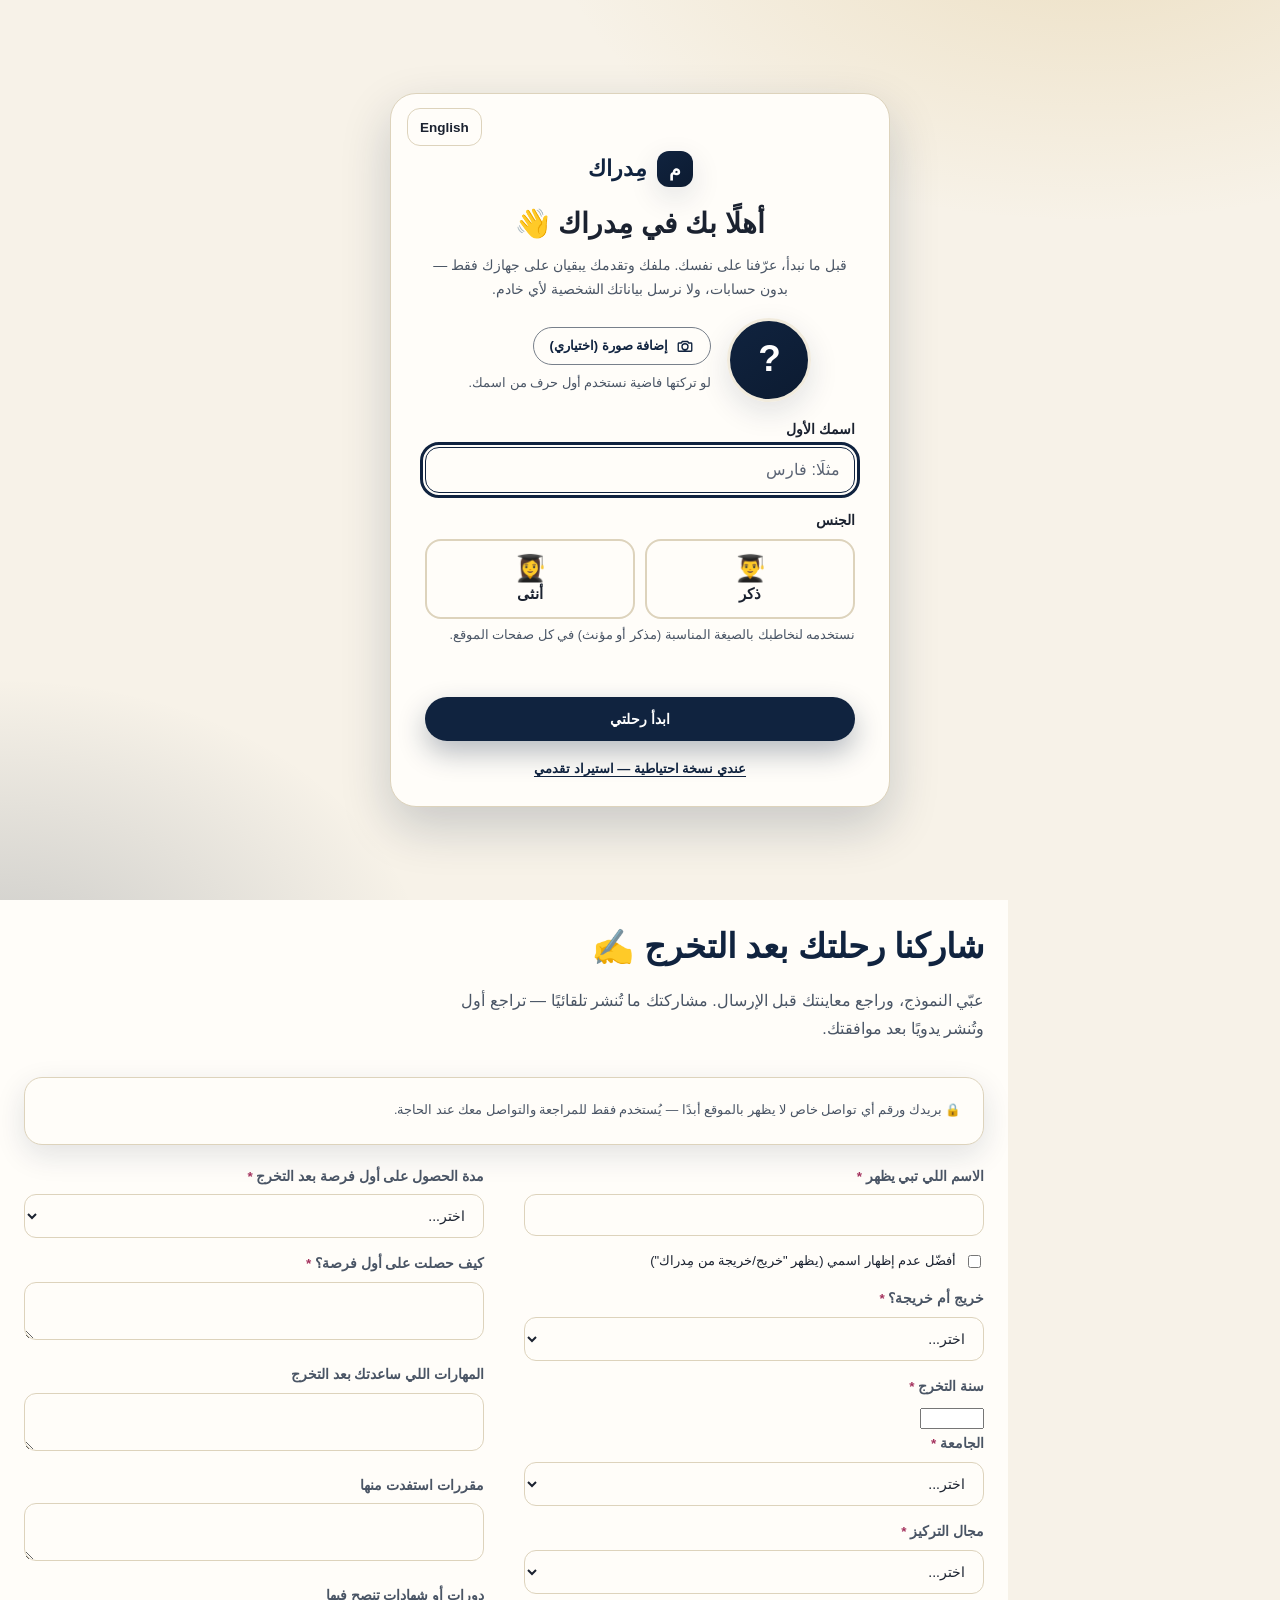
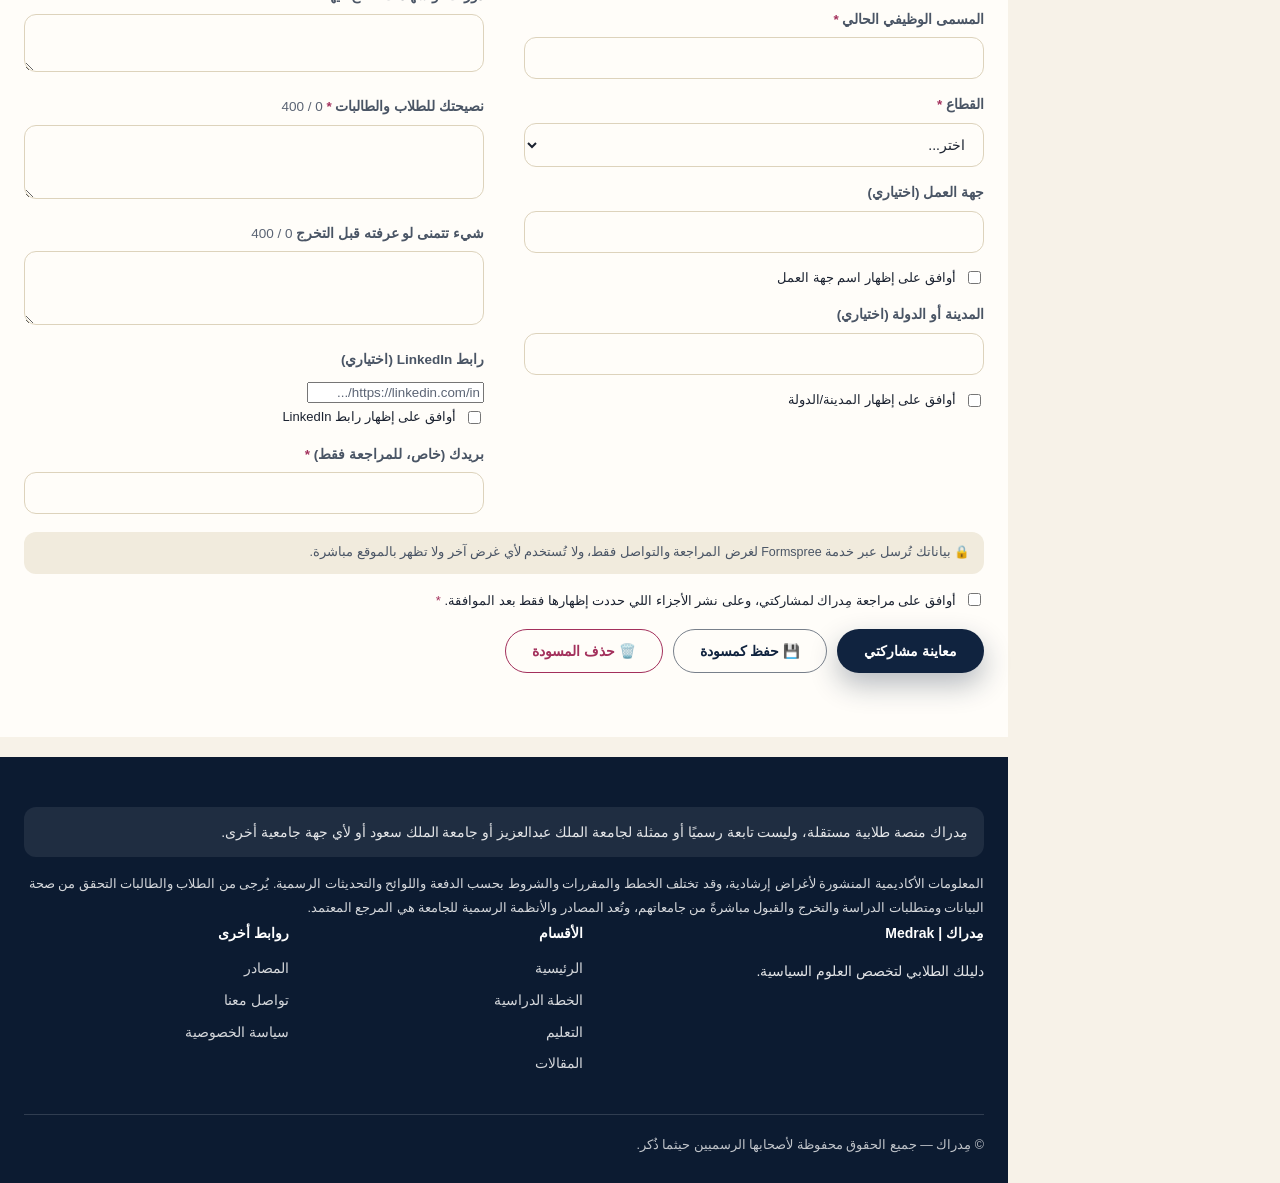
<file: alumni.html>
<!DOCTYPE html>
<html lang="ar" dir="rtl">
<head>
<meta charset="UTF-8">
<meta name="viewport" content="width=device-width, initial-scale=1.0">
<title data-ar="خريجو مِدراك | Medrak Alumni" data-en="Medrak Alumni">خريجو مِدراك | Medrak Alumni</title>
<meta name="description" content="مسارات خريجي وخريجات العلوم السياسية بعد التخرج، وشارك تجربتك مع طلاب مِدراك.">
<script>
(function(){
  try {
    var d = document.documentElement;
    var g = function(k, f){ try { var v = localStorage.getItem(k); return v === null ? f : JSON.parse(v); } catch(e){ return f; } };
    var theme = g('medrak_theme', 'light') === 'dark' ? 'dark' : 'light';
    var female = !!g('medrak_gender', false);
    var lang = g('medrak_lang', 'ar') === 'en' ? 'en' : 'ar';
    var pal = g('medrak_palette', null);
    if (['classic','rose','emerald','ocean','lavender','sand'].indexOf(pal) < 0) pal = female ? 'rose' : 'classic';
    var lay = g('medrak_layout', 'sidebar');
    if (['sidebar','compact','wide','sequential'].indexOf(lay) < 0) lay = 'sidebar';
    d.setAttribute('data-theme', theme); d.setAttribute('data-palette', pal); d.setAttribute('data-layout', lay);
    d.setAttribute('data-gender', female ? 'female' : 'male');
    d.setAttribute('data-spotlight', g('medrak_spotlight', true) === false ? 'off' : 'on');
    d.setAttribute('lang', lang); d.setAttribute('dir', lang === 'en' ? 'ltr' : 'rtl');
    var uni = g('medrak_university', null);
    if (uni !== 'kau' && uni !== 'ksu' && uni !== 'none') {
      uni = null;
      try { var r = JSON.parse(localStorage.getItem('medrak_profile_v1') || 'null'); if (r && ((r.profile && r.profile.nickname) || r.studyPlanProgress || r.semesterTasks)) uni = 'kau'; } catch(e){}
    }
    var q = (location.search.match(/[?&]uni=(kau|ksu)(&|$)/) || [])[1];
    d.setAttribute('data-uni', q || ((uni === 'kau' || uni === 'ksu') ? uni : 'none'));
  } catch(e){}
})();
</script>
<link rel="stylesheet" href="assets/themes.css">
<link rel="stylesheet" href="assets/style.css">
<link rel="stylesheet" href="assets/shell.css">
<link rel="stylesheet" href="assets/university.css">
</head>
<body style="margin:0">
<div id="particle-field"></div>
<div id="scroll-progress"></div>
<div id="cursor-spotlight" aria-hidden="true"></div>
<div id="medrak-root">
<a href="#main" class="skip-link">تخطَّ إلى المحتوى</a>

<header class="topbar no-print">
  <button type="button" class="tb-btn icon-only nav-toggle" id="navToggle" aria-controls="sidebar" aria-expanded="false" aria-label="القائمة" data-aria-ar="القائمة" data-aria-en="Menu"><svg viewBox="0 0 24 24" fill="none" stroke="currentColor" stroke-width="1.8" stroke-linecap="round" stroke-linejoin="round" aria-hidden="true" focusable="false"><path d="M4 7h16 M4 12h16 M4 17h16"/></svg></button>
  <a class="brand" href="index.html"><span class="brand-mark" aria-hidden="true">م</span><span>مِدراك</span><small>Medrak</small></a>
  <span class="spacer"></span>
  <button type="button" class="tb-btn" id="uniBtn" aria-haspopup="menu" aria-expanded="false" aria-controls="uniMenu" aria-label="الجامعة"><svg viewBox="0 0 24 24" fill="none" stroke="currentColor" stroke-width="1.8" stroke-linecap="round" stroke-linejoin="round" aria-hidden="true" focusable="false"><path d="M3 21h18 M5 21V10 M9.5 21V10 M14.5 21V10 M19 21V10 M12 3 3 8h18z"/></svg><span class="uni-name tb-label" id="uniName"></span><span class="uni-code" id="uniCode"></span><svg viewBox="0 0 24 24" fill="none" stroke="currentColor" stroke-width="1.8" stroke-linecap="round" stroke-linejoin="round" aria-hidden="true" focusable="false" class="chev"><path d="M6 9l6 6 6-6"/></svg></button>
  <button type="button" class="tb-btn icon-only" id="tourBtn" aria-haspopup="dialog" aria-label="جولة التعريف بمزايا الموقع" data-aria-ar="جولة التعريف بمزايا الموقع" data-aria-en="Take a tour of the site" title="جولة التعريف" data-title-ar="جولة التعريف" data-title-en="Site tour"><svg viewBox="0 0 24 24" fill="none" stroke="currentColor" stroke-width="1.8" stroke-linecap="round" stroke-linejoin="round" aria-hidden="true" focusable="false"><path d="M12 21a9 9 0 1 0 0-18 9 9 0 0 0 0 18z M12 11v5 M12 8h.01"/></svg></button>
  <button type="button" class="tb-btn" id="customizeBtn" aria-haspopup="dialog" aria-label="تخصيص صفحتي" data-aria-ar="تخصيص صفحتي" data-aria-en="Customize my page"><svg viewBox="0 0 24 24" fill="none" stroke="currentColor" stroke-width="1.8" stroke-linecap="round" stroke-linejoin="round" aria-hidden="true" focusable="false"><path d="M12 3a9 9 0 1 0 0 18c1.1 0 1.8-.9 1.5-1.9-.4-1.2.4-2.1 1.6-2.1H17a4 4 0 0 0 4-4c0-5-4-10-9-10z M7.5 11.5h.01 M10 7.5h.01 M14.5 7.5h.01"/></svg><span class="tb-label" data-ar="تخصيص صفحتي" data-en="Customize my page">تخصيص صفحتي</span></button>
  <a class="tb-btn acct-chip" id="acctChip" href="profile.html" aria-label="ملفي"><span class="avatar" id="acctAvatar"></span><span class="tb-label" id="acctName"></span></a>
</header>
<nav class="topnav no-print" aria-label="التنقل العلوي" data-aria-ar="التنقل العلوي" data-aria-en="Top navigation"><a  href="index.html" data-page="index.html" aria-label="الرئيسية" data-aria-ar="الرئيسية" data-aria-en="Home" title="الرئيسية" data-title-ar="الرئيسية" data-title-en="Home"><svg viewBox="0 0 24 24" fill="none" stroke="currentColor" stroke-width="1.8" stroke-linecap="round" stroke-linejoin="round" aria-hidden="true" focusable="false"><path d="M3 10.5 12 3l9 7.5V20a1 1 0 0 1-1 1h-5v-6H9v6H4a1 1 0 0 1-1-1z"/></svg><span class="tn-label" data-ar="الرئيسية" data-en="Home">الرئيسية</span></a><a  href="index.html#kau" data-page="index.html" data-hash="#kau" aria-label="عن القسم" data-aria-ar="عن القسم" data-aria-en="The department" title="عن القسم" data-title-ar="عن القسم" data-title-en="The department"><svg viewBox="0 0 24 24" fill="none" stroke="currentColor" stroke-width="1.8" stroke-linecap="round" stroke-linejoin="round" aria-hidden="true" focusable="false"><path d="M3 21h18 M5 21V10 M9.5 21V10 M14.5 21V10 M19 21V10 M12 3 3 8h18z"/></svg><span class="tn-label" data-ar="عن القسم" data-en="The department">عن القسم</span></a><a  href="study-plan.html" data-page="study-plan.html" aria-label="الخطة الدراسية" data-aria-ar="الخطة الدراسية" data-aria-en="Study plan" title="الخطة الدراسية" data-title-ar="الخطة الدراسية" data-title-en="Study plan"><svg viewBox="0 0 24 24" fill="none" stroke="currentColor" stroke-width="1.8" stroke-linecap="round" stroke-linejoin="round" aria-hidden="true" focusable="false"><path d="M7 3v4 M17 3v4 M4 8h16 M5 5h14a1 1 0 0 1 1 1v13a1 1 0 0 1-1 1H5a1 1 0 0 1-1-1V6a1 1 0 0 1 1-1z"/></svg><span class="tn-label" data-ar="الخطة الدراسية" data-en="Study plan">الخطة الدراسية</span></a><a  href="education.html" data-page="education.html" aria-label="التعليم" data-aria-ar="التعليم" data-aria-en="Learning" title="التعليم" data-title-ar="التعليم" data-title-en="Learning"><svg viewBox="0 0 24 24" fill="none" stroke="currentColor" stroke-width="1.8" stroke-linecap="round" stroke-linejoin="round" aria-hidden="true" focusable="false"><path d="M12 6.5C10.5 5 8 4.5 4 4.5v13c4 0 6.5.5 8 2 1.5-1.5 4-2 8-2v-13c-4 0-6.5.5-8 2z M12 6.5v13"/></svg><span class="tn-label" data-ar="التعليم" data-en="Learning">التعليم</span></a><a  href="articles.html" data-page="articles.html" aria-label="المقالات" data-aria-ar="المقالات" data-aria-en="Articles" title="المقالات" data-title-ar="المقالات" data-title-en="Articles"><svg viewBox="0 0 24 24" fill="none" stroke="currentColor" stroke-width="1.8" stroke-linecap="round" stroke-linejoin="round" aria-hidden="true" focusable="false"><path d="M14 3H6a1 1 0 0 0-1 1v16a1 1 0 0 0 1 1h12a1 1 0 0 0 1-1V8z M14 3v5h5 M9 13h6 M9 17h6"/></svg><span class="tn-label" data-ar="المقالات" data-en="Articles">المقالات</span></a><a  href="decision-lab.html" data-page="decision-lab.html" aria-label="مختبر القرار" data-aria-ar="مختبر القرار" data-aria-en="Decision lab" title="مختبر القرار" data-title-ar="مختبر القرار" data-title-en="Decision lab"><svg viewBox="0 0 24 24" fill="none" stroke="currentColor" stroke-width="1.8" stroke-linecap="round" stroke-linejoin="round" aria-hidden="true" focusable="false"><path d="M12 21a9 9 0 1 0 0-18 9 9 0 0 0 0 18z M15.5 8.5 13.5 13.5 8.5 15.5 10.5 10.5z"/></svg><span class="tn-label" data-ar="مختبر القرار" data-en="Decision lab">مختبر القرار</span></a><a  href="communication.html" data-page="communication.html" aria-label="التواصل والتفاوض" data-aria-ar="التواصل والتفاوض" data-aria-en="Communication &amp; negotiation" title="التواصل والتفاوض" data-title-ar="التواصل والتفاوض" data-title-en="Communication &amp; negotiation"><svg viewBox="0 0 24 24" fill="none" stroke="currentColor" stroke-width="1.8" stroke-linecap="round" stroke-linejoin="round" aria-hidden="true" focusable="false"><path d="M21 12a8 8 0 0 1-11.5 7.2L4 20l1.1-4.3A8 8 0 1 1 21 12z"/></svg><span class="tn-label" data-ar="التواصل والتفاوض" data-en="Communication &amp; negotiation">التواصل والتفاوض</span></a><a  href="research-lab.html" data-page="research-lab.html" aria-label="البحث والتحليل" data-aria-ar="البحث والتحليل" data-aria-en="Research &amp; analysis" title="البحث والتحليل" data-title-ar="البحث والتحليل" data-title-en="Research &amp; analysis"><svg viewBox="0 0 24 24" fill="none" stroke="currentColor" stroke-width="1.8" stroke-linecap="round" stroke-linejoin="round" aria-hidden="true" focusable="false"><path d="M9 3h6 M10 3v6L4.5 19a1.5 1.5 0 0 0 1.3 2.2h12.4a1.5 1.5 0 0 0 1.3-2.2L14 9V3 M7.5 15h9"/></svg><span class="tn-label" data-ar="البحث والتحليل" data-en="Research &amp; analysis">البحث والتحليل</span></a><a  href="world-institutions.html" data-page="world-institutions.html" aria-label="العالم والمؤسسات" data-aria-ar="العالم والمؤسسات" data-aria-en="World &amp; institutions" title="العالم والمؤسسات" data-title-ar="العالم والمؤسسات" data-title-en="World &amp; institutions"><svg viewBox="0 0 24 24" fill="none" stroke="currentColor" stroke-width="1.8" stroke-linecap="round" stroke-linejoin="round" aria-hidden="true" focusable="false"><path d="M12 21a9 9 0 1 0 0-18 9 9 0 0 0 0 18z M3 12h18 M12 3c2.5 2.7 3.8 5.7 3.8 9s-1.3 6.3-3.8 9c-2.5-2.7-3.8-5.7-3.8-9S9.5 5.7 12 3z"/></svg><span class="tn-label" data-ar="العالم والمؤسسات" data-en="World &amp; institutions">العالم والمؤسسات</span></a><a  href="media-literacy.html" data-page="media-literacy.html" aria-label="الوعي المعلوماتي" data-aria-ar="الوعي المعلوماتي" data-aria-en="Media literacy" title="الوعي المعلوماتي" data-title-ar="الوعي المعلوماتي" data-title-en="Media literacy"><svg viewBox="0 0 24 24" fill="none" stroke="currentColor" stroke-width="1.8" stroke-linecap="round" stroke-linejoin="round" aria-hidden="true" focusable="false"><path d="M12 3 4 6v6c0 4.4 3.4 8.3 8 9 4.6-.7 8-4.6 8-9V6z M9 12l2 2 4-4"/></svg><span class="tn-label" data-ar="الوعي المعلوماتي" data-en="Media literacy">الوعي المعلوماتي</span></a><a  href="career.html" data-page="career.html" aria-label="مستقبلك المهني" data-aria-ar="مستقبلك المهني" data-aria-en="Your career" title="مستقبلك المهني" data-title-ar="مستقبلك المهني" data-title-en="Your career"><svg viewBox="0 0 24 24" fill="none" stroke="currentColor" stroke-width="1.8" stroke-linecap="round" stroke-linejoin="round" aria-hidden="true" focusable="false"><path d="M4 8h16a1 1 0 0 1 1 1v10a1 1 0 0 1-1 1H4a1 1 0 0 1-1-1V9a1 1 0 0 1 1-1z M9 8V5a1 1 0 0 1 1-1h4a1 1 0 0 1 1 1v3 M3 13h18"/></svg><span class="tn-label" data-ar="مستقبلك المهني" data-en="Your career">مستقبلك المهني</span></a><a  href="alumni.html" data-page="alumni.html" aria-label="خريجو مِدراك" data-aria-ar="خريجو مِدراك" data-aria-en="Medrak alumni" title="خريجو مِدراك" data-title-ar="خريجو مِدراك" data-title-en="Medrak alumni"><svg viewBox="0 0 24 24" fill="none" stroke="currentColor" stroke-width="1.8" stroke-linecap="round" stroke-linejoin="round" aria-hidden="true" focusable="false"><path d="M2 9l10-5 10 5-10 5z M6 11.5V16c0 1.2 2.7 3 6 3s6-1.8 6-3v-4.5 M22 9v6"/></svg><span class="tn-label" data-ar="خريجو مِدراك" data-en="Medrak alumni">خريجو مِدراك</span></a><a  href="profile.html" data-page="profile.html" aria-label="ملفي في مِدراك" data-aria-ar="ملفي في مِدراك" data-aria-en="My profile" title="ملفي في مِدراك" data-title-ar="ملفي في مِدراك" data-title-en="My profile"><svg viewBox="0 0 24 24" fill="none" stroke="currentColor" stroke-width="1.8" stroke-linecap="round" stroke-linejoin="round" aria-hidden="true" focusable="false"><path d="M12 12a4 4 0 1 0 0-8 4 4 0 0 0 0 8z M4 21a8 8 0 0 1 16 0"/></svg><span class="tn-label" data-ar="ملفي في مِدراك" data-en="My profile">ملفي في مِدراك</span></a><a  href="index.html#faq" data-page="index.html" data-hash="#faq" aria-label="الأسئلة الشائعة" data-aria-ar="الأسئلة الشائعة" data-aria-en="FAQ" title="الأسئلة الشائعة" data-title-ar="الأسئلة الشائعة" data-title-en="FAQ"><svg viewBox="0 0 24 24" fill="none" stroke="currentColor" stroke-width="1.8" stroke-linecap="round" stroke-linejoin="round" aria-hidden="true" focusable="false"><path d="M12 21a9 9 0 1 0 0-18 9 9 0 0 0 0 18z M9.5 9.5a2.5 2.5 0 1 1 3.5 2.3c-.7.4-1 1-1 1.7 M12 17h.01"/></svg><span class="tn-label" data-ar="الأسئلة الشائعة" data-en="FAQ">الأسئلة الشائعة</span></a><a  href="index.html#contact" data-page="index.html" data-hash="#contact" aria-label="تواصل معنا" data-aria-ar="تواصل معنا" data-aria-en="Contact us" title="تواصل معنا" data-title-ar="تواصل معنا" data-title-en="Contact us"><svg viewBox="0 0 24 24" fill="none" stroke="currentColor" stroke-width="1.8" stroke-linecap="round" stroke-linejoin="round" aria-hidden="true" focusable="false"><path d="M4 5h16a1 1 0 0 1 1 1v12a1 1 0 0 1-1 1H4a1 1 0 0 1-1-1V6a1 1 0 0 1 1-1z M3 7l9 6 9-6"/></svg><span class="tn-label" data-ar="تواصل معنا" data-en="Contact us">تواصل معنا</span></a><a  href="privacy.html" data-page="privacy.html" aria-label="سياسة الخصوصية" data-aria-ar="سياسة الخصوصية" data-aria-en="Privacy policy" title="سياسة الخصوصية" data-title-ar="سياسة الخصوصية" data-title-en="Privacy policy"><svg viewBox="0 0 24 24" fill="none" stroke="currentColor" stroke-width="1.8" stroke-linecap="round" stroke-linejoin="round" aria-hidden="true" focusable="false"><path d="M6 11h12a1 1 0 0 1 1 1v8a1 1 0 0 1-1 1H6a1 1 0 0 1-1-1v-8a1 1 0 0 1 1-1z M8 11V8a4 4 0 0 1 8 0v3"/></svg><span class="tn-label" data-ar="سياسة الخصوصية" data-en="Privacy policy">سياسة الخصوصية</span></a></nav>
<div class="sidebar-backdrop no-print" id="sidebarBackdrop"></div>
<nav class="sidebar no-print" id="sidebar" aria-label="التنقل الرئيسي" data-aria-ar="التنقل الرئيسي" data-aria-en="Main navigation">
  <div class="sidebar-head"><a class="brand" href="index.html"><span class="brand-mark" aria-hidden="true">م</span><span>مِدراك</span></a><button type="button" class="mk-x" id="sidebarClose" aria-label="إغلاق القائمة" data-aria-ar="إغلاق القائمة" data-aria-en="Close menu"><svg viewBox="0 0 24 24" fill="none" stroke="currentColor" stroke-width="1.8" stroke-linecap="round" stroke-linejoin="round" aria-hidden="true" focusable="false"><path d="M6 6l12 12 M18 6L6 18"/></svg></button></div>
  <div class="nav-group-title" data-ar="الأقسام" data-en="Sections">الأقسام</div>
  <a class="nav-item" href="index.html" data-page="index.html" aria-label="الرئيسية" data-aria-ar="الرئيسية" data-aria-en="Home" title="الرئيسية" data-title-ar="الرئيسية" data-title-en="Home"><svg viewBox="0 0 24 24" fill="none" stroke="currentColor" stroke-width="1.8" stroke-linecap="round" stroke-linejoin="round" aria-hidden="true" focusable="false"><path d="M3 10.5 12 3l9 7.5V20a1 1 0 0 1-1 1h-5v-6H9v6H4a1 1 0 0 1-1-1z"/></svg><span class="label" data-ar="الرئيسية" data-en="Home">الرئيسية</span></a><a class="nav-item" href="index.html#kau" data-page="index.html" data-hash="#kau" aria-label="عن القسم" data-aria-ar="عن القسم" data-aria-en="The department" title="عن القسم" data-title-ar="عن القسم" data-title-en="The department"><svg viewBox="0 0 24 24" fill="none" stroke="currentColor" stroke-width="1.8" stroke-linecap="round" stroke-linejoin="round" aria-hidden="true" focusable="false"><path d="M3 21h18 M5 21V10 M9.5 21V10 M14.5 21V10 M19 21V10 M12 3 3 8h18z"/></svg><span class="label" data-ar="عن القسم" data-en="The department">عن القسم</span></a><a class="nav-item" href="study-plan.html" data-page="study-plan.html" aria-label="الخطة الدراسية" data-aria-ar="الخطة الدراسية" data-aria-en="Study plan" title="الخطة الدراسية" data-title-ar="الخطة الدراسية" data-title-en="Study plan"><svg viewBox="0 0 24 24" fill="none" stroke="currentColor" stroke-width="1.8" stroke-linecap="round" stroke-linejoin="round" aria-hidden="true" focusable="false"><path d="M7 3v4 M17 3v4 M4 8h16 M5 5h14a1 1 0 0 1 1 1v13a1 1 0 0 1-1 1H5a1 1 0 0 1-1-1V6a1 1 0 0 1 1-1z"/></svg><span class="label" data-ar="الخطة الدراسية" data-en="Study plan">الخطة الدراسية</span></a><a class="nav-item" href="education.html" data-page="education.html" aria-label="التعليم" data-aria-ar="التعليم" data-aria-en="Learning" title="التعليم" data-title-ar="التعليم" data-title-en="Learning"><svg viewBox="0 0 24 24" fill="none" stroke="currentColor" stroke-width="1.8" stroke-linecap="round" stroke-linejoin="round" aria-hidden="true" focusable="false"><path d="M12 6.5C10.5 5 8 4.5 4 4.5v13c4 0 6.5.5 8 2 1.5-1.5 4-2 8-2v-13c-4 0-6.5.5-8 2z M12 6.5v13"/></svg><span class="label" data-ar="التعليم" data-en="Learning">التعليم</span></a><a class="nav-item" href="articles.html" data-page="articles.html" aria-label="المقالات" data-aria-ar="المقالات" data-aria-en="Articles" title="المقالات" data-title-ar="المقالات" data-title-en="Articles"><svg viewBox="0 0 24 24" fill="none" stroke="currentColor" stroke-width="1.8" stroke-linecap="round" stroke-linejoin="round" aria-hidden="true" focusable="false"><path d="M14 3H6a1 1 0 0 0-1 1v16a1 1 0 0 0 1 1h12a1 1 0 0 0 1-1V8z M14 3v5h5 M9 13h6 M9 17h6"/></svg><span class="label" data-ar="المقالات" data-en="Articles">المقالات</span></a><a class="nav-item" href="decision-lab.html" data-page="decision-lab.html" aria-label="مختبر القرار" data-aria-ar="مختبر القرار" data-aria-en="Decision lab" title="مختبر القرار" data-title-ar="مختبر القرار" data-title-en="Decision lab"><svg viewBox="0 0 24 24" fill="none" stroke="currentColor" stroke-width="1.8" stroke-linecap="round" stroke-linejoin="round" aria-hidden="true" focusable="false"><path d="M12 21a9 9 0 1 0 0-18 9 9 0 0 0 0 18z M15.5 8.5 13.5 13.5 8.5 15.5 10.5 10.5z"/></svg><span class="label" data-ar="مختبر القرار" data-en="Decision lab">مختبر القرار</span></a><a class="nav-item" href="communication.html" data-page="communication.html" aria-label="التواصل والتفاوض" data-aria-ar="التواصل والتفاوض" data-aria-en="Communication &amp; negotiation" title="التواصل والتفاوض" data-title-ar="التواصل والتفاوض" data-title-en="Communication &amp; negotiation"><svg viewBox="0 0 24 24" fill="none" stroke="currentColor" stroke-width="1.8" stroke-linecap="round" stroke-linejoin="round" aria-hidden="true" focusable="false"><path d="M21 12a8 8 0 0 1-11.5 7.2L4 20l1.1-4.3A8 8 0 1 1 21 12z"/></svg><span class="label" data-ar="التواصل والتفاوض" data-en="Communication &amp; negotiation">التواصل والتفاوض</span></a><a class="nav-item" href="research-lab.html" data-page="research-lab.html" aria-label="البحث والتحليل" data-aria-ar="البحث والتحليل" data-aria-en="Research &amp; analysis" title="البحث والتحليل" data-title-ar="البحث والتحليل" data-title-en="Research &amp; analysis"><svg viewBox="0 0 24 24" fill="none" stroke="currentColor" stroke-width="1.8" stroke-linecap="round" stroke-linejoin="round" aria-hidden="true" focusable="false"><path d="M9 3h6 M10 3v6L4.5 19a1.5 1.5 0 0 0 1.3 2.2h12.4a1.5 1.5 0 0 0 1.3-2.2L14 9V3 M7.5 15h9"/></svg><span class="label" data-ar="البحث والتحليل" data-en="Research &amp; analysis">البحث والتحليل</span></a><a class="nav-item" href="world-institutions.html" data-page="world-institutions.html" aria-label="العالم والمؤسسات" data-aria-ar="العالم والمؤسسات" data-aria-en="World &amp; institutions" title="العالم والمؤسسات" data-title-ar="العالم والمؤسسات" data-title-en="World &amp; institutions"><svg viewBox="0 0 24 24" fill="none" stroke="currentColor" stroke-width="1.8" stroke-linecap="round" stroke-linejoin="round" aria-hidden="true" focusable="false"><path d="M12 21a9 9 0 1 0 0-18 9 9 0 0 0 0 18z M3 12h18 M12 3c2.5 2.7 3.8 5.7 3.8 9s-1.3 6.3-3.8 9c-2.5-2.7-3.8-5.7-3.8-9S9.5 5.7 12 3z"/></svg><span class="label" data-ar="العالم والمؤسسات" data-en="World &amp; institutions">العالم والمؤسسات</span></a><a class="nav-item" href="media-literacy.html" data-page="media-literacy.html" aria-label="الوعي المعلوماتي" data-aria-ar="الوعي المعلوماتي" data-aria-en="Media literacy" title="الوعي المعلوماتي" data-title-ar="الوعي المعلوماتي" data-title-en="Media literacy"><svg viewBox="0 0 24 24" fill="none" stroke="currentColor" stroke-width="1.8" stroke-linecap="round" stroke-linejoin="round" aria-hidden="true" focusable="false"><path d="M12 3 4 6v6c0 4.4 3.4 8.3 8 9 4.6-.7 8-4.6 8-9V6z M9 12l2 2 4-4"/></svg><span class="label" data-ar="الوعي المعلوماتي" data-en="Media literacy">الوعي المعلوماتي</span></a><a class="nav-item" href="career.html" data-page="career.html" aria-label="مستقبلك المهني" data-aria-ar="مستقبلك المهني" data-aria-en="Your career" title="مستقبلك المهني" data-title-ar="مستقبلك المهني" data-title-en="Your career"><svg viewBox="0 0 24 24" fill="none" stroke="currentColor" stroke-width="1.8" stroke-linecap="round" stroke-linejoin="round" aria-hidden="true" focusable="false"><path d="M4 8h16a1 1 0 0 1 1 1v10a1 1 0 0 1-1 1H4a1 1 0 0 1-1-1V9a1 1 0 0 1 1-1z M9 8V5a1 1 0 0 1 1-1h4a1 1 0 0 1 1 1v3 M3 13h18"/></svg><span class="label" data-ar="مستقبلك المهني" data-en="Your career">مستقبلك المهني</span></a><a class="nav-item" href="alumni.html" data-page="alumni.html" aria-label="خريجو مِدراك" data-aria-ar="خريجو مِدراك" data-aria-en="Medrak alumni" title="خريجو مِدراك" data-title-ar="خريجو مِدراك" data-title-en="Medrak alumni"><svg viewBox="0 0 24 24" fill="none" stroke="currentColor" stroke-width="1.8" stroke-linecap="round" stroke-linejoin="round" aria-hidden="true" focusable="false"><path d="M2 9l10-5 10 5-10 5z M6 11.5V16c0 1.2 2.7 3 6 3s6-1.8 6-3v-4.5 M22 9v6"/></svg><span class="label" data-ar="خريجو مِدراك" data-en="Medrak alumni">خريجو مِدراك</span></a><a class="nav-item" href="profile.html" data-page="profile.html" aria-label="ملفي في مِدراك" data-aria-ar="ملفي في مِدراك" data-aria-en="My profile" title="ملفي في مِدراك" data-title-ar="ملفي في مِدراك" data-title-en="My profile"><svg viewBox="0 0 24 24" fill="none" stroke="currentColor" stroke-width="1.8" stroke-linecap="round" stroke-linejoin="round" aria-hidden="true" focusable="false"><path d="M12 12a4 4 0 1 0 0-8 4 4 0 0 0 0 8z M4 21a8 8 0 0 1 16 0"/></svg><span class="label" data-ar="ملفي في مِدراك" data-en="My profile">ملفي في مِدراك</span></a>
  <div class="nav-group-title" data-ar="المساعدة" data-en="Help">المساعدة</div>
  <a class="nav-item" href="index.html#faq" data-page="index.html" data-hash="#faq" aria-label="الأسئلة الشائعة" data-aria-ar="الأسئلة الشائعة" data-aria-en="FAQ" title="الأسئلة الشائعة" data-title-ar="الأسئلة الشائعة" data-title-en="FAQ"><svg viewBox="0 0 24 24" fill="none" stroke="currentColor" stroke-width="1.8" stroke-linecap="round" stroke-linejoin="round" aria-hidden="true" focusable="false"><path d="M12 21a9 9 0 1 0 0-18 9 9 0 0 0 0 18z M9.5 9.5a2.5 2.5 0 1 1 3.5 2.3c-.7.4-1 1-1 1.7 M12 17h.01"/></svg><span class="label" data-ar="الأسئلة الشائعة" data-en="FAQ">الأسئلة الشائعة</span></a><a class="nav-item" href="index.html#contact" data-page="index.html" data-hash="#contact" aria-label="تواصل معنا" data-aria-ar="تواصل معنا" data-aria-en="Contact us" title="تواصل معنا" data-title-ar="تواصل معنا" data-title-en="Contact us"><svg viewBox="0 0 24 24" fill="none" stroke="currentColor" stroke-width="1.8" stroke-linecap="round" stroke-linejoin="round" aria-hidden="true" focusable="false"><path d="M4 5h16a1 1 0 0 1 1 1v12a1 1 0 0 1-1 1H4a1 1 0 0 1-1-1V6a1 1 0 0 1 1-1z M3 7l9 6 9-6"/></svg><span class="label" data-ar="تواصل معنا" data-en="Contact us">تواصل معنا</span></a><a class="nav-item" href="privacy.html" data-page="privacy.html" aria-label="سياسة الخصوصية" data-aria-ar="سياسة الخصوصية" data-aria-en="Privacy policy" title="سياسة الخصوصية" data-title-ar="سياسة الخصوصية" data-title-en="Privacy policy"><svg viewBox="0 0 24 24" fill="none" stroke="currentColor" stroke-width="1.8" stroke-linecap="round" stroke-linejoin="round" aria-hidden="true" focusable="false"><path d="M6 11h12a1 1 0 0 1 1 1v8a1 1 0 0 1-1 1H6a1 1 0 0 1-1-1v-8a1 1 0 0 1 1-1z M8 11V8a4 4 0 0 1 8 0v3"/></svg><span class="label" data-ar="سياسة الخصوصية" data-en="Privacy policy">سياسة الخصوصية</span></a>
</nav>

<main id="main">

  <!-- ===== وين وصلوا خريجونا ===== -->
  <section>
    <div class="wrap">
      <h2 class="section-title" data-ar="خريجو مِدراك 🎓" data-en="Medrak Alumni 🎓">خريجو مِدراك 🎓</h2>
      <p class="section-sub" data-ar="مسارات خريجي وخريجات العلوم السياسية بعد التخرج — تجاربهم ونصائحهم الحقيقية، بعد مراجعة كل مشاركة يدويًا." data-en="Where Political Science graduates ended up after graduation — their real experiences and advice, after each submission is manually reviewed.">مسارات خريجي وخريجات العلوم السياسية بعد التخرج — تجاربهم ونصائحهم الحقيقية، بعد مراجعة كل مشاركة يدويًا.</p>

      <div id="alumniAdviceCard" class="info-card" style="display:none;margin-bottom:20px;border-color:var(--teal)">
        <p style="margin:0 0 6px;font-size:12px;color:var(--teal-deep);font-weight:700">💡 نصيحة عشوائية من أحد الخريجين</p>
        <p id="alumniAdviceText" style="margin:0;font-size:14px"></p>
      </div>

      <div class="plan-controls">
        <input type="search" id="alumniSearch" data-ph-ar="🔍 ابحث بالمسمى الوظيفي أو القطاع..." data-ph-en="🔍 Search by job title or sector..." placeholder="🔍 ابحث بالمسمى الوظيفي أو القطاع...">
        <select id="alumniYearFilter"><option value="all">كل سنوات التخرج</option></select>
        <select id="alumniTrackFilter">
          <option value="all">كل مجالات التركيز</option>
          <option value="ipe">الاقتصاد السياسي العالمي</option>
          <option value="ppd">السياسة العامة والتنمية</option>
          <option value="other">عام / غير محدد</option>
        </select>
        <select id="alumniSectorFilter"><option value="all">كل القطاعات</option></select>
      </div>

      <p style="font-size:12.5px;color:var(--text-soft);margin-bottom:16px" id="alumniCount"></p>

      <div class="grid-cards" id="alumniCards"></div>
      <div id="alumniEmpty" style="display:none;text-align:center;padding:40px 20px" class="info-card">
        <div style="font-size:34px;margin-bottom:10px">🌱</div>
        <h3 style="margin:0 0 8px;color:var(--purple-text)">ما فيه تجارب منشورة بعد</h3>
        <p style="margin:0 0 16px;color:var(--text-soft);font-size:14px">كن أول من يشارك رحلته بعد التخرج مع طلاب مِدراك!</p>
        <a href="#alumniForm" class="btn btn-primary" data-m="شارك تجربتك" data-f="شاركي تجربتك" data-en="Share Your Experience">شارك تجربتك</a>
      </div>

      <p style="font-size:11.5px;color:var(--text-faint);margin-top:20px">⚠️ التجارب المنشورة شخصية وتمثل أصحابها، ولا تضمن الحصول على وظيفة أو نتيجة مهنية محددة.</p>
    </div>
  </section>

  <!-- ===== نموذج المشاركة ===== -->
  <section id="alumniForm" class="alt">
    <div class="wrap">
      <h2 class="section-title" data-ar="شاركنا رحلتك بعد التخرج ✍️" data-en="Share Your Journey After Graduation ✍️">شاركنا رحلتك بعد التخرج ✍️</h2>
      <p class="section-sub" data-ar="عبّي النموذج، وراجع معاينتك قبل الإرسال. مشاركتك ما تُنشر تلقائيًا — تراجع أول وتُنشر يدويًا بعد موافقتك." data-en="Fill in the form and review your preview before sending. Your submission is not published automatically — it is reviewed first and published manually after your approval.">عبّي النموذج، وراجع معاينتك قبل الإرسال. مشاركتك ما تُنشر تلقائيًا — تراجع أول وتُنشر يدويًا بعد موافقتك.</p>

      <div class="info-card" style="margin-bottom:20px">
        <p style="margin:0;font-size:12.5px;color:var(--text-soft)">🔒 بريدك ورقم أي تواصل خاص لا يظهر بالموقع أبدًا — يُستخدم فقط للمراجعة والتواصل معك عند الحاجة.</p>
      </div>

      <div id="alumniFormView">
        <form id="alumniFormEl" class="native-form">
          <div class="two-col">
            <div>
              <label class="field-label">الاسم اللي تبي يظهر <span style="color:var(--wrong-text)">*</span></label>
              <input type="text" id="af_name" maxlength="60" required>
              <label style="display:flex;align-items:center;gap:8px;font-size:13px;margin-bottom:14px">
                <input type="checkbox" id="af_anonymous" style="width:auto"> أفضّل عدم إظهار اسمي (يظهر "خريج/خريجة من مِدراك")
              </label>

              <label class="field-label">خريج أم خريجة؟ <span style="color:var(--wrong-text)">*</span></label>
              <select id="af_gender" class="form-select" required>
                <option value="">اختر...</option><option value="grad_m">خريج</option><option value="grad_f">خريجة</option>
              </select>

              <label class="field-label">سنة التخرج <span style="color:var(--wrong-text)">*</span></label>
              <input type="number" id="af_year" min="2000" max="2026" required>

              <label class="field-label">الجامعة <span style="color:var(--wrong-text)">*</span></label>
              <select id="af_university" class="form-select" required>
                <option value="">اختر...</option><option value="kau">جامعة الملك عبدالعزيز</option><option value="ksu">جامعة الملك سعود</option>
              </select>

              <div id="af_trackWrap">
              <label class="field-label">مجال التركيز <span style="color:var(--wrong-text)">*</span></label>
              <select id="af_track" class="form-select" required>
                <option value="">اختر...</option>
                <option value="ipe">الاقتصاد السياسي العالمي</option>
                <option value="ppd">السياسة العامة والتنمية</option>
                <option value="other">عام / تخرجت قبل تحديد المسارات</option>
              </select>
              </div>

              <label class="field-label">المسمى الوظيفي الحالي <span style="color:var(--wrong-text)">*</span></label>
              <input type="text" id="af_title" maxlength="80" required>

              <label class="field-label">القطاع <span style="color:var(--wrong-text)">*</span></label>
              <select id="af_sector" class="form-select" required>
                <option value="">اختر...</option>
                <option value="government">حكومي</option><option value="private">خاص</option>
                <option value="nonprofit">غير ربحي</option><option value="academic">أكاديمي</option>
                <option value="grad">دراسات عليا</option><option value="other">أخرى</option>
              </select>

              <label class="field-label">جهة العمل (اختياري)</label>
              <input type="text" id="af_employer" maxlength="80">
              <label style="display:flex;align-items:center;gap:8px;font-size:13px;margin-bottom:14px">
                <input type="checkbox" id="af_employer_show" style="width:auto"> أوافق على إظهار اسم جهة العمل
              </label>

              <label class="field-label">المدينة أو الدولة (اختياري)</label>
              <input type="text" id="af_location" maxlength="60">
              <label style="display:flex;align-items:center;gap:8px;font-size:13px;margin-bottom:14px">
                <input type="checkbox" id="af_location_show" style="width:auto"> أوافق على إظهار المدينة/الدولة
              </label>
            </div>

            <div>
              <label class="field-label">مدة الحصول على أول فرصة بعد التخرج <span style="color:var(--wrong-text)">*</span></label>
              <select id="af_duration" class="form-select" required>
                <option value="">اختر...</option>
                <option value="lt1">أقل من شهر</option><option value="1-3">1 إلى 3 أشهر</option>
                <option value="3-6">3 إلى 6 أشهر</option><option value="6-12">6 إلى 12 شهر</option>
                <option value="gt12">أكثر من سنة</option>
              </select>

              <label class="field-label">كيف حصلت على أول فرصة؟ <span style="color:var(--wrong-text)">*</span></label>
              <textarea id="af_how" rows="2" maxlength="300" required></textarea>

              <label class="field-label">المهارات اللي ساعدتك بعد التخرج</label>
              <textarea id="af_skills" rows="2" maxlength="300"></textarea>

              <label class="field-label">مقررات استفدت منها</label>
              <textarea id="af_courses" rows="2" maxlength="300"></textarea>

              <label class="field-label">دورات أو شهادات تنصح فيها</label>
              <textarea id="af_certs" rows="2" maxlength="300"></textarea>

              <label class="field-label">نصيحتك للطلاب والطالبات <span style="color:var(--wrong-text)">*</span> <span id="af_advice_count" style="color:var(--text-faint);font-weight:400"></span></label>
              <textarea id="af_advice" rows="3" maxlength="400" required></textarea>

              <label class="field-label">شيء تتمنى لو عرفته قبل التخرج <span id="af_wish_count" style="color:var(--text-faint);font-weight:400"></span></label>
              <textarea id="af_wish" rows="3" maxlength="400"></textarea>

              <label class="field-label">رابط LinkedIn (اختياري)</label>
              <input type="url" id="af_linkedin" placeholder="https://linkedin.com/in/...">
              <label style="display:flex;align-items:center;gap:8px;font-size:13px;margin-bottom:14px">
                <input type="checkbox" id="af_linkedin_show" style="width:auto"> أوافق على إظهار رابط LinkedIn
              </label>

              <label class="field-label">بريدك (خاص، للمراجعة فقط) <span style="color:var(--wrong-text)">*</span></label>
              <input type="email" id="af_email" required>
            </div>
          </div>

          <div class="privacy-note" style="margin-bottom:16px">🔒 بياناتك تُرسل عبر خدمة Formspree لغرض المراجعة والتواصل فقط، ولا تُستخدم لأي غرض آخر ولا تظهر بالموقع مباشرة.</div>

          <label style="display:flex;align-items:start;gap:8px;font-size:13px;margin-bottom:16px">
            <input type="checkbox" id="af_consent" style="width:auto;margin-top:3px" required>
            <span>أوافق على مراجعة مِدراك لمشاركتي، وعلى نشر الأجزاء اللي حددت إظهارها فقط بعد الموافقة. <span style="color:var(--wrong-text)">*</span></span>
          </label>

          <div style="display:flex;gap:10px;flex-wrap:wrap">
            <button type="button" class="btn btn-primary" id="af_previewBtn">معاينة مشاركتي</button>
            <button type="button" class="btn btn-outline" id="af_saveDraftBtn">💾 حفظ كمسودة</button>
            <button type="button" class="btn btn-outline" id="af_deleteDraftBtn" style="border-color:var(--wrong-text);color:var(--wrong-text)">🗑️ حذف المسودة</button>
          </div>
          <p id="af_draftMsg" style="display:none;font-size:12.5px;color:var(--teal-deep);margin-top:10px"></p>
        </form>
      </div>

      <!-- ===== المعاينة ===== -->
      <div id="alumniPreviewView" style="display:none">
        <div class="info-card" style="margin-bottom:16px">
          <h3 style="margin:0 0 12px;color:var(--purple-text)">معاينة مشاركتك</h3>
          <div id="alumniPreviewBody" style="font-size:13.5px;line-height:1.9"></div>
        </div>
        <p style="font-size:12.5px;color:var(--text-soft);margin-bottom:14px">📌 لن تظهر مشاركتك في الموقع تلقائيًا — سيتم إرسالها للمراجعة، ولن يُنشر منها إلا ما وافقت على عرضه.</p>
        <div style="display:flex;gap:10px;flex-wrap:wrap">
          <button class="btn btn-outline" id="af_backToEditBtn">⬅️ رجوع للتعديل</button>
          <button class="btn btn-primary" id="af_submitBtn">إرسال المشاركة للمراجعة</button>
          <button class="btn btn-outline" id="af_copyBtn">📋 نسخ المشاركة (بديل احتياطي)</button>
        </div>
        <p id="af_statusMsg" style="display:none;margin-top:14px;font-size:13.5px"></p>
      </div>
    </div>
  </section>

</main>

<footer class="site">
  <div class="wrap">
    <div class="foot-notice" data-ar="مِدراك منصة طلابية مستقلة، وليست تابعة رسميًا أو ممثلة لجامعة الملك عبدالعزيز أو جامعة الملك سعود أو لأي جهة جامعية أخرى." data-en="Medrak is an independent student platform and is not officially affiliated with, or representing, King Abdulaziz University, King Saud University or any other university body.">مِدراك منصة طلابية مستقلة، وليست تابعة رسميًا أو ممثلة لجامعة الملك عبدالعزيز أو جامعة الملك سعود أو لأي جهة جامعية أخرى.</div>
    <p class="foot-notice-2" data-ar="المعلومات الأكاديمية المنشورة لأغراض إرشادية، وقد تختلف الخطط والمقررات والشروط بحسب الدفعة واللوائح والتحديثات الرسمية. يُرجى من الطلاب والطالبات التحقق من صحة البيانات ومتطلبات الدراسة والتخرج والقبول مباشرةً من جامعاتهم، وتُعد المصادر والأنظمة الرسمية للجامعة هي المرجع المعتمد." data-en="The academic information published here is for guidance only. Plans, courses and conditions may vary by cohort, regulations and official updates. Students are asked to verify data and study, graduation and admission requirements directly with their universities; the university’s official sources and systems are the authoritative reference.">المعلومات الأكاديمية المنشورة لأغراض إرشادية، وقد تختلف الخطط والمقررات والشروط بحسب الدفعة واللوائح والتحديثات الرسمية. يُرجى من الطلاب والطالبات التحقق من صحة البيانات ومتطلبات الدراسة والتخرج والقبول مباشرةً من جامعاتهم، وتُعد المصادر والأنظمة الرسمية للجامعة هي المرجع المعتمد.</p>
    <div class="foot-grid">
      <div>
        <h5>مِدراك | Medrak</h5>
        <p style="max-width:32ch" data-ar="دليلك الطلابي لتخصص العلوم السياسية." data-en="Your student guide to the Political Science major.">دليلك الطلابي لتخصص العلوم السياسية.</p>
      </div>
      <div>
        <h5 data-ar="الأقسام" data-en="Sections">الأقسام</h5>
        <a href="index.html" data-ar="الرئيسية" data-en="Home">الرئيسية</a>
        <a href="study-plan.html" data-ar="الخطة الدراسية" data-en="Study Plan">الخطة الدراسية</a>
        <a href="education.html" data-ar="التعليم" data-en="Learning">التعليم</a>
        <a href="articles.html" data-ar="المقالات" data-en="Articles">المقالات</a>
      </div>
      <div>
        <h5 data-ar="روابط أخرى" data-en="Other Links">روابط أخرى</h5>
        <a href="index.html#sources" data-ar="المصادر" data-en="Sources">المصادر</a>
        <a href="index.html#contact" data-ar="تواصل معنا" data-en="Contact">تواصل معنا</a>
        <a href="privacy.html" data-ar="سياسة الخصوصية" data-en="Privacy Policy">سياسة الخصوصية</a>
      </div>
    </div>
    <div class="foot-bottom" data-ar="© مِدراك — جميع الحقوق محفوظة لأصحابها الرسميين حيثما ذُكر." data-en="© Medrak — All rights reserved to their respective official owners where noted.">© مِدراك — جميع الحقوق محفوظة لأصحابها الرسميين حيثما ذُكر.</div>
  </div>
</footer>

<button class="back-top" id="backTop" aria-label="عودة للأعلى">↑</button>

<script src="assets/store.js"></script>
<script src="assets/common.js"></script>
<script src="assets/shell.js"></script>
<script src="assets/universities/registry.js"></script>
<script src="assets/university-ui.js"></script>
<script src="assets/stats.js"></script>
<script data-goatcounter="https://medrak1999.goatcounter.com/count" async src="//gc.zgo.at/count.js"></script>
<script>
(function(){
  const FORMSPREE_ENDPOINT = 'https://formspree.io/f/mljdrjly'; /* نفس رابط نموذجي التقييم والتواصل الموجودين مسبقًا */

  /* ============================================================
     عرض تجارب الخريجين المعتمدة (من data/alumni.json)
     ============================================================ */
  let alumniList = [];
  fetch('data/alumni.json').then(r => r.json()).then(data => {
    alumniList = data || [];
    populateFilters();
    renderAlumniCards();
    showRandomAdvice();
  }).catch(() => { alumniList = []; renderAlumniCards(); });

  const sectorLabels = { government:'حكومي', private:'خاص', nonprofit:'غير ربحي', academic:'أكاديمي', grad:'دراسات عليا', other:'أخرى' };
  const trackLabels = { ipe:'الاقتصاد السياسي العالمي', ppd:'السياسة العامة والتنمية', other:'عام' };

  function populateFilters(){
    const years = [...new Set(alumniList.map(a => a.year))].sort((a,b) => b-a);
    const yearSel = document.getElementById('alumniYearFilter');
    years.forEach(y => { const opt = document.createElement('option'); opt.value = y; opt.textContent = y; yearSel.appendChild(opt); });
    const sectors = [...new Set(alumniList.map(a => a.sector))];
    const sectorSel = document.getElementById('alumniSectorFilter');
    sectors.forEach(s => { const opt = document.createElement('option'); opt.value = s; opt.textContent = sectorLabels[s] || s; sectorSel.appendChild(opt); });
  }

  function renderAlumniCards(){
    const f = document.getElementById('alumniSearch').value.trim().toLowerCase();
    const yearF = document.getElementById('alumniYearFilter').value;
    const trackF = document.getElementById('alumniTrackFilter').value;
    const sectorF = document.getElementById('alumniSectorFilter').value;
    const filtered = alumniList.filter(a =>
      (!f || (a.title||'').toLowerCase().includes(f) || (a.sector_label||'').toLowerCase().includes(f)) &&
      (yearF === 'all' || String(a.year) === yearF) &&
      (trackF === 'all' || a.track === trackF) &&
      (sectorF === 'all' || a.sector === sectorF)
    ).sort((a,b) => b.year - a.year);

    document.getElementById('alumniCount').textContent = 'عدد التجارب المنشورة: ' + alumniList.length + ' (يظهر ' + filtered.length + ')';
    const cardsBox = document.getElementById('alumniCards');
    cardsBox.innerHTML = '';
    document.getElementById('alumniEmpty').style.display = alumniList.length === 0 ? 'block' : 'none';
    if (alumniList.length === 0) return;

    filtered.forEach(a => {
      const card = document.createElement('div');
      card.className = 'field-card';
      card.innerHTML =
        '<div class="emoji">🎓</div><h3>' + (a.display_name || 'خريج/ة من مِدراك') + '</h3>' +
        '<p><b>' + a.title + '</b> — ' + (sectorLabels[a.sector]||a.sector) + '</p>' +
        '<p style="font-size:12px;color:var(--text-faint)">تخرج ' + a.year + ' — ' + (trackLabels[a.track]||a.track) + (a.location ? ' — ' + a.location : '') + '</p>' +
        (a.advice ? '<p style="font-size:12.5px;margin-top:8px">💡 ' + a.advice + '</p>' : '') +
        (a.linkedin ? '<a class="source-link" href="'+a.linkedin+'" target="_blank" rel="noopener" style="display:inline-block;margin-top:8px">LinkedIn ↗</a>' : '');
      cardsBox.appendChild(card);
    });
  }
  function showRandomAdvice(){
    const withAdvice = alumniList.filter(a => a.advice);
    if (withAdvice.length === 0) return;
    const pick = withAdvice[Math.floor(Math.random()*withAdvice.length)];
    document.getElementById('alumniAdviceText').textContent = pick.advice;
    document.getElementById('alumniAdviceCard').style.display = 'block';
  }
  ['alumniSearch','alumniYearFilter','alumniTrackFilter','alumniSectorFilter'].forEach(id => {
    document.getElementById(id).addEventListener('input', renderAlumniCards);
    document.getElementById(id).addEventListener('change', renderAlumniCards);
  });

  /* ============================================================
     نموذج المشاركة — معاينة قبل الإرسال، حفظ مسودة، إرسال عبر Formspree
     ============================================================ */
  const DRAFT_KEY = 'alumniDraft';
  const fields = ['af_name','af_anonymous','af_gender','af_year','af_university','af_track','af_title','af_sector','af_employer','af_employer_show','af_location','af_location_show','af_duration','af_how','af_skills','af_courses','af_certs','af_advice','af_wish','af_linkedin','af_linkedin_show','af_email','af_consent'];

  function getFormData(){
    const data = {};
    fields.forEach(id => {
      const el = document.getElementById(id);
      data[id] = el.type === 'checkbox' ? el.checked : el.value;
    });
    return data;
  }
  function setFormData(data){
    fields.forEach(id => {
      const el = document.getElementById(id);
      if (!(id in data)) return;
      if (el.type === 'checkbox') el.checked = data[id]; else el.value = data[id];
    });
  }

  ['af_advice','af_wish'].forEach(id => {
    const el = document.getElementById(id);
    const counter = document.getElementById(id + '_count');
    function update(){ counter.textContent = el.value.length + ' / ' + el.maxLength; }
    el.addEventListener('input', update); update();
  });

  document.getElementById('af_saveDraftBtn').addEventListener('click', function(){
    MedrakStore.set(DRAFT_KEY, getFormData());
    const msg = document.getElementById('af_draftMsg');
    msg.textContent = '💾 تم حفظ مسودتك محليًا.'; msg.style.display = 'block';
  });
  document.getElementById('af_deleteDraftBtn').addEventListener('click', function(){
    MedrakStore.set(DRAFT_KEY, null);
    const msg = document.getElementById('af_draftMsg');
    msg.textContent = '🗑️ تم حذف المسودة.'; msg.style.display = 'block';
  });
  const savedDraft = MedrakStore.get(DRAFT_KEY, null);
  if (savedDraft) setFormData(savedDraft);
  (function(){
    const uniSel = document.getElementById('af_university'), wrap = document.getElementById('af_trackWrap'), trk = document.getElementById('af_track');
    function paint(){ const kau = uniSel.value === 'kau' || !uniSel.value; wrap.style.display = kau ? '' : 'none'; trk.required = kau; }
    if (!uniSel.value && window.MedrakUniversity && MedrakUniversity.hasChosen()) uniSel.value = MedrakUniversity.saved();
    uniSel.addEventListener('change', paint); paint();
  })();

  function validateEmail(email){ return /^[^\s@]+@[^\s@]+\.[^\s@]+$/.test(email); }
  function validateUrl(url){ return !url || /^https?:\/\/.+/.test(url); }

  document.getElementById('af_previewBtn').addEventListener('click', function(){
    const d = getFormData();
    const required = ['af_name','af_gender','af_year','af_university','af_title','af_sector','af_duration','af_how','af_advice','af_email'].concat(d.af_university === 'kau' ? ['af_track'] : []);
    const missing = required.filter(id => !d[id]);
    if (missing.length > 0) { alert('في حقول مطلوبة ناقصة — راجع الحقول المعلّمة بـ *'); return; }
    if (!validateEmail(d.af_email)) { alert('تأكد إن بريدك الإلكتروني صحيح.'); return; }
    if (!validateUrl(d.af_linkedin)) { alert('رابط LinkedIn لازم يبدأ بـ https://'); return; }
    if (!d.af_consent) { alert('لازم توافق على سياسة المراجعة والنشر أول.'); return; }

    const displayName = d.af_anonymous ? (d.af_gender === 'grad_f' ? 'خريجة من مِدراك' : 'خريج من مِدراك') : d.af_name;
    const body =
      '<p><b>الاسم المعروض:</b> ' + displayName + '</p>' +
      '<p><b>الجامعة:</b> ' + (d.af_university === 'ksu' ? 'جامعة الملك سعود' : 'جامعة الملك عبدالعزيز') + ' — <b>سنة التخرج:</b> ' + d.af_year + (d.af_university === 'kau' ? ' — <b>مجال التركيز:</b> ' + (trackLabels[d.af_track]||d.af_track) : '') + '</p>' +
      '<p><b>المسمى الوظيفي:</b> ' + d.af_title + ' — <b>القطاع:</b> ' + (sectorLabels[d.af_sector]||d.af_sector) + '</p>' +
      (d.af_employer_show && d.af_employer ? '<p><b>جهة العمل:</b> ' + d.af_employer + '</p>' : '') +
      (d.af_location_show && d.af_location ? '<p><b>الموقع:</b> ' + d.af_location + '</p>' : '') +
      '<p><b>مدة الحصول على أول فرصة:</b> ' + d.af_duration + '</p>' +
      '<p><b>كيف حصل عليها:</b> ' + d.af_how + '</p>' +
      (d.af_skills ? '<p><b>مهارات مفيدة:</b> ' + d.af_skills + '</p>' : '') +
      (d.af_courses ? '<p><b>مقررات مفيدة:</b> ' + d.af_courses + '</p>' : '') +
      (d.af_certs ? '<p><b>دورات موصى بها:</b> ' + d.af_certs + '</p>' : '') +
      '<p><b>النصيحة:</b> ' + d.af_advice + '</p>' +
      (d.af_wish ? '<p><b>تمنى لو عرف قبل التخرج:</b> ' + d.af_wish + '</p>' : '') +
      (d.af_linkedin_show && d.af_linkedin ? '<p><b>LinkedIn:</b> ' + d.af_linkedin + '</p>' : '') +
      '<p style="color:var(--text-faint);font-size:12px">🔒 البريد وأي معلومة خاصة ما راح تظهر بالموقع.</p>';
    document.getElementById('alumniPreviewBody').innerHTML = body;
    document.getElementById('alumniFormView').style.display = 'none';
    document.getElementById('alumniPreviewView').style.display = 'block';
    window.scrollTo({top: document.getElementById('alumniPreviewView').offsetTop - 80, behavior: 'smooth'});
  });

  document.getElementById('af_backToEditBtn').addEventListener('click', function(){
    document.getElementById('alumniPreviewView').style.display = 'none';
    document.getElementById('alumniFormView').style.display = 'block';
  });

  let submitting = false;
  document.getElementById('af_submitBtn').addEventListener('click', function(){
    if (submitting) return;
    submitting = true;
    const btn = this;
    btn.disabled = true; btn.textContent = 'جاري الإرسال...';
    const statusMsg = document.getElementById('af_statusMsg');
    statusMsg.style.display = 'none';

    const d = getFormData();
    const payload = new FormData();
    payload.append('form_type', 'alumni_submission');
    payload.append('لغة_النموذج', window.medrakState.lang === 'en' ? 'English' : 'عربي');
    payload.append('وضع_طلاب_طالبات', window.medrakState.isFemale ? 'طالبات' : 'طلاب');
    payload.append('تاريخ_الإرسال', new Date().toISOString());
    payload.append('الاسم_المعروض', d.af_anonymous ? '(مجهول)' : d.af_name);
    payload.append('خريج_أم_خريجة', d.af_gender === 'grad_f' ? 'خريجة' : 'خريج');
    payload.append('سنة_التخرج', d.af_year);
    payload.append('الجامعة', d.af_university === 'ksu' ? 'جامعة الملك سعود' : 'جامعة الملك عبدالعزيز');
    payload.append('مجال_التركيز', d.af_university === 'kau' ? (trackLabels[d.af_track]||d.af_track) : 'غير منطبق');
    payload.append('المسمى_الوظيفي', d.af_title);
    payload.append('القطاع', sectorLabels[d.af_sector]||d.af_sector);
    if (d.af_employer) payload.append('جهة_العمل', d.af_employer + (d.af_employer_show ? ' (موافق على النشر)' : ' (لا يُنشر)'));
    if (d.af_location) payload.append('الموقع', d.af_location + (d.af_location_show ? ' (موافق على النشر)' : ' (لا يُنشر)'));
    payload.append('مدة_أول_فرصة', d.af_duration);
    payload.append('كيف_حصل_عليها', d.af_how);
    if (d.af_skills) payload.append('مهارات_مفيدة', d.af_skills);
    if (d.af_courses) payload.append('مقررات_مفيدة', d.af_courses);
    if (d.af_certs) payload.append('دورات_موصى_بها', d.af_certs);
    payload.append('النصيحة', d.af_advice);
    if (d.af_wish) payload.append('تمنى_لو_عرف', d.af_wish);
    if (d.af_linkedin) payload.append('LinkedIn', d.af_linkedin + (d.af_linkedin_show ? ' (موافق على النشر)' : ' (لا يُنشر)'));
    payload.append('البريد_للمراجعة', d.af_email);
    payload.append('_subject', 'مشاركة خريج جديد في مِدراك');

    fetch(FORMSPREE_ENDPOINT, { method:'POST', body: payload, headers: {'Accept':'application/json'} })
      .then(res => {
        submitting = false; btn.disabled = false; btn.textContent = 'إرسال المشاركة للمراجعة';
        if (res.ok) {
          statusMsg.style.color = 'var(--correct-text)';
          statusMsg.textContent = 'تم استلام مشاركتك بنجاح وستتم مراجعتها قبل عرضها في الموقع، شكرًا لمشاركة تجربتك مع طلاب وطالبات مِدراك 🌟';
          statusMsg.style.display = 'block';
          MedrakStore.set(DRAFT_KEY, null);
          if (window.medrakSound) window.medrakSound.play('achievement');
          if (window.medrakConfetti) window.medrakConfetti();
        } else {
          statusMsg.style.color = 'var(--wrong-text)';
          statusMsg.textContent = '⚠️ صار خطأ أثناء الإرسال. إجاباتك محفوظة، جرّب تضغط إرسال مرة ثانية.';
          statusMsg.style.display = 'block';
        }
      })
      .catch(() => {
        submitting = false; btn.disabled = false; btn.textContent = 'إرسال المشاركة للمراجعة';
        statusMsg.style.color = 'var(--wrong-text)';
        statusMsg.textContent = '⚠️ تحقق من اتصالك بالإنترنت وحاول مرة ثانية. إجاباتك محفوظة ومحد يمسحها.';
        statusMsg.style.display = 'block';
      });
  });

  document.getElementById('af_copyBtn').addEventListener('click', function(){
    const text = document.getElementById('alumniPreviewBody').innerText;
    navigator.clipboard.writeText(text).then(() => alert('تم نسخ مشاركتك — تقدر تلصقها وترسلها يدويًا لو حاب.'));
  });

})();
</script>
</div>
</body>
</html>
</file>
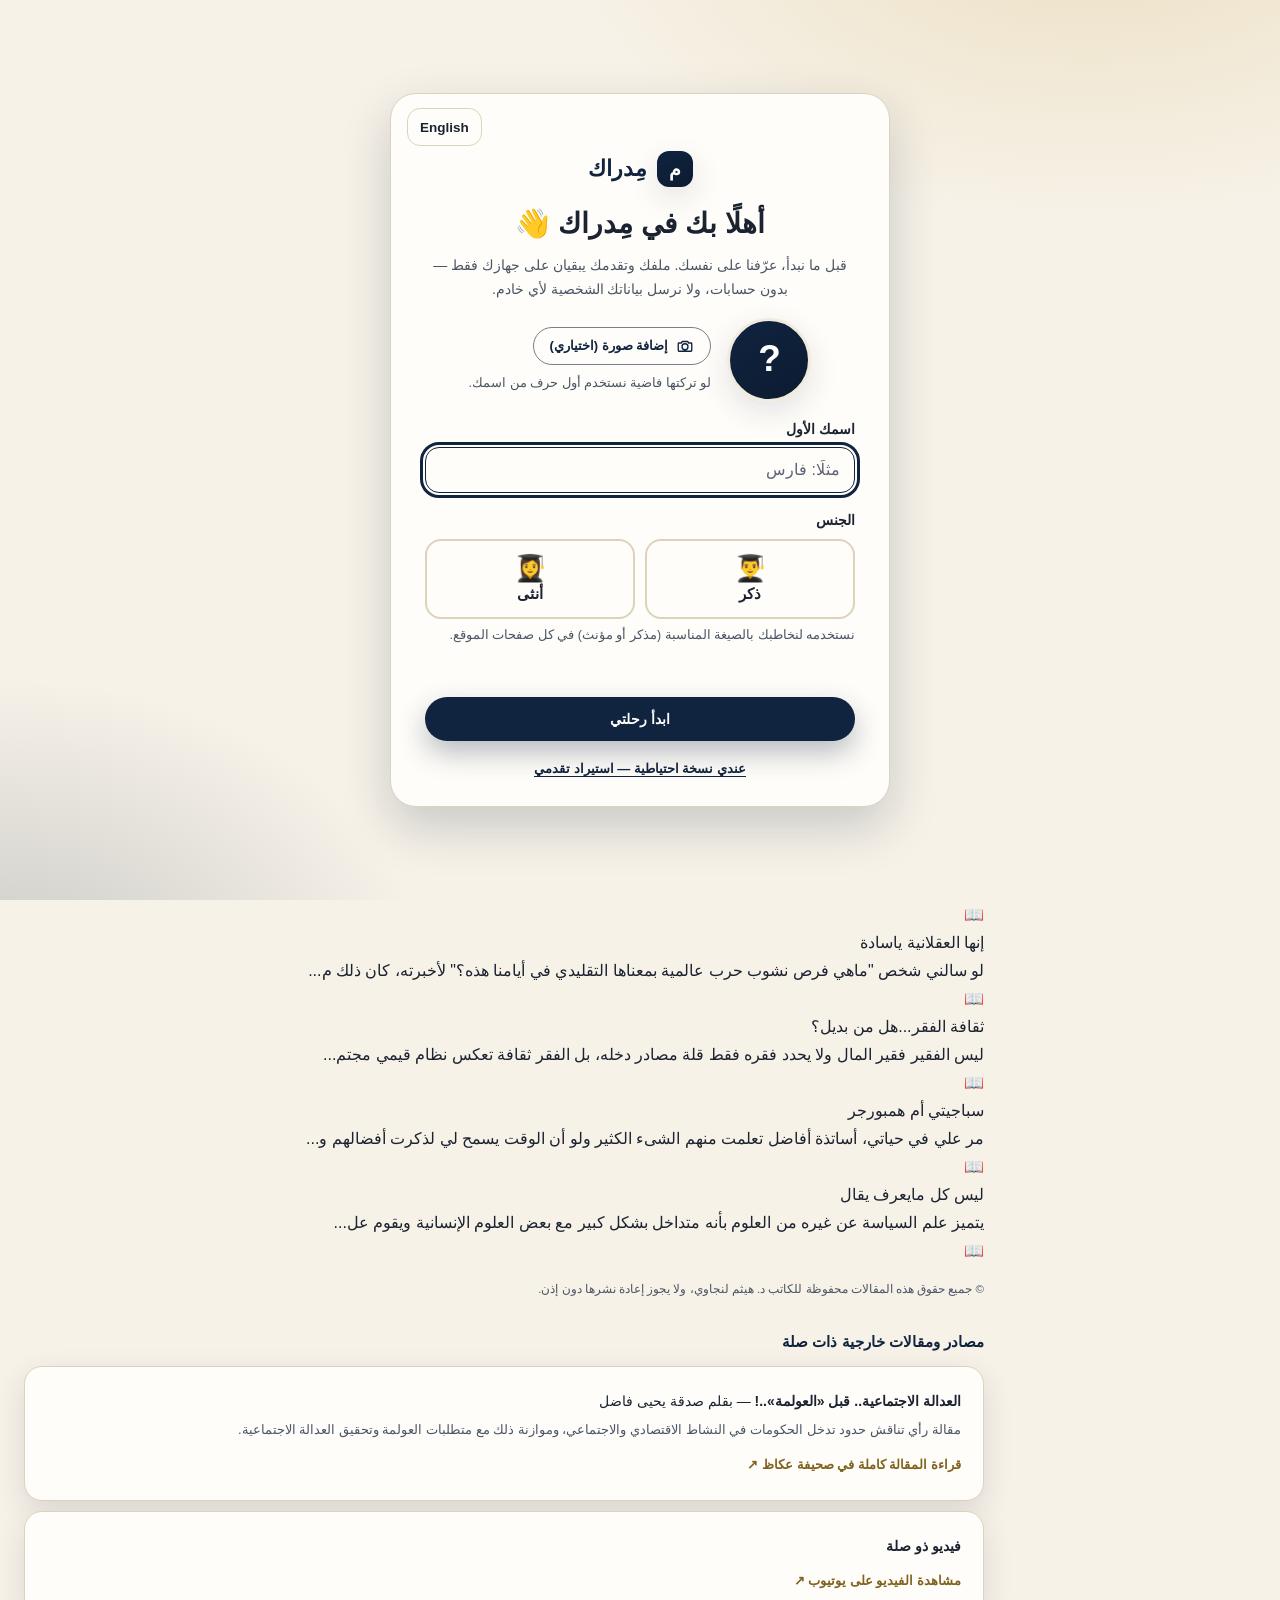
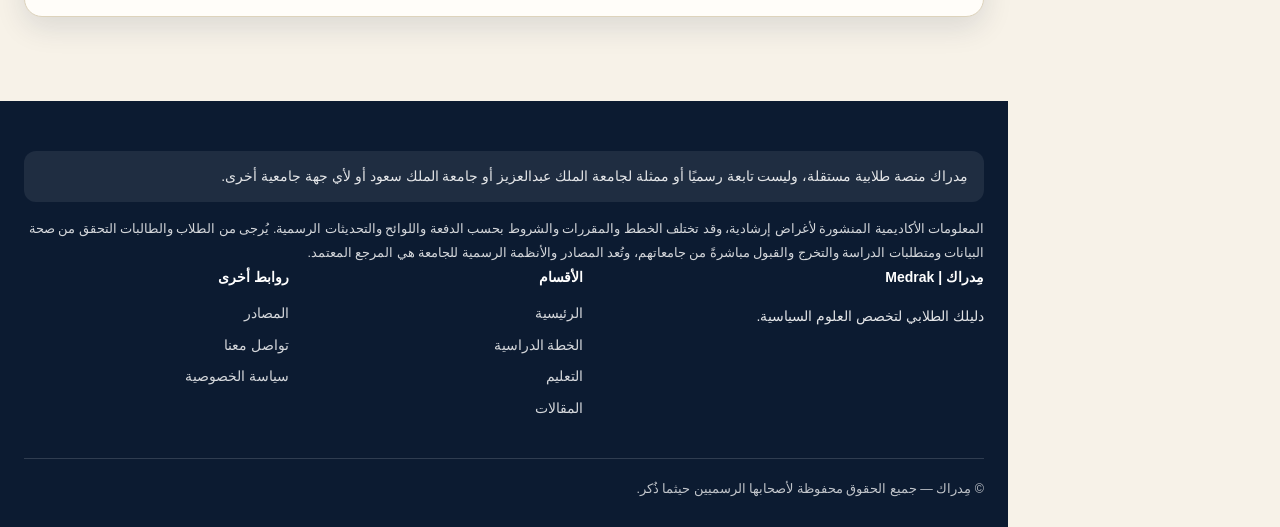
<file: articles.html>
<!DOCTYPE html>
<html lang="ar" dir="rtl">
<head>
<meta charset="UTF-8">
<meta name="viewport" content="width=device-width, initial-scale=1.0">
<title data-ar="مقالات أعضاء هيئة التدريس | مِدراك" data-en="Faculty Articles | Medrak">مقالات أعضاء هيئة التدريس | مِدراك</title>
<meta name="description" content="مقالات رأي للدكتور هيثم لنجاوي، عضو هيئة التدريس بقسم العلوم السياسية بجامعة الملك عبدالعزيز.">
<script>
(function(){
  try {
    var d = document.documentElement;
    var g = function(k, f){ try { var v = localStorage.getItem(k); return v === null ? f : JSON.parse(v); } catch(e){ return f; } };
    var theme = g('medrak_theme', 'light') === 'dark' ? 'dark' : 'light';
    var female = !!g('medrak_gender', false);
    var lang = g('medrak_lang', 'ar') === 'en' ? 'en' : 'ar';
    var pal = g('medrak_palette', null);
    if (['classic','rose','emerald','ocean','lavender','sand'].indexOf(pal) < 0) pal = female ? 'rose' : 'classic';
    var lay = g('medrak_layout', 'sidebar');
    if (['sidebar','compact','wide','sequential'].indexOf(lay) < 0) lay = 'sidebar';
    d.setAttribute('data-theme', theme); d.setAttribute('data-palette', pal); d.setAttribute('data-layout', lay);
    d.setAttribute('data-gender', female ? 'female' : 'male');
    d.setAttribute('data-spotlight', g('medrak_spotlight', true) === false ? 'off' : 'on');
    d.setAttribute('lang', lang); d.setAttribute('dir', lang === 'en' ? 'ltr' : 'rtl');
    var uni = g('medrak_university', null);
    if (uni !== 'kau' && uni !== 'ksu' && uni !== 'none') {
      uni = null;
      try { var r = JSON.parse(localStorage.getItem('medrak_profile_v1') || 'null'); if (r && ((r.profile && r.profile.nickname) || r.studyPlanProgress || r.semesterTasks)) uni = 'kau'; } catch(e){}
    }
    var q = (location.search.match(/[?&]uni=(kau|ksu)(&|$)/) || [])[1];
    d.setAttribute('data-uni', q || ((uni === 'kau' || uni === 'ksu') ? uni : 'none'));
  } catch(e){}
})();
</script>
<link rel="stylesheet" href="assets/themes.css">
<link rel="stylesheet" href="assets/style.css">
<link rel="stylesheet" href="assets/shell.css">
<link rel="stylesheet" href="assets/university.css">
</head>
<body style="margin:0">
<div id="particle-field"></div>
<div id="scroll-progress"></div>
<div id="cursor-spotlight" aria-hidden="true"></div>
<div id="medrak-root">
<a href="#main" class="skip-link">تخطَّ إلى المحتوى</a>

<header class="topbar no-print">
  <button type="button" class="tb-btn icon-only nav-toggle" id="navToggle" aria-controls="sidebar" aria-expanded="false" aria-label="القائمة" data-aria-ar="القائمة" data-aria-en="Menu"><svg viewBox="0 0 24 24" fill="none" stroke="currentColor" stroke-width="1.8" stroke-linecap="round" stroke-linejoin="round" aria-hidden="true" focusable="false"><path d="M4 7h16 M4 12h16 M4 17h16"/></svg></button>
  <a class="brand" href="index.html"><span class="brand-mark" aria-hidden="true">م</span><span>مِدراك</span><small>Medrak</small></a>
  <span class="spacer"></span>
  <button type="button" class="tb-btn" id="uniBtn" aria-haspopup="menu" aria-expanded="false" aria-controls="uniMenu" aria-label="الجامعة"><svg viewBox="0 0 24 24" fill="none" stroke="currentColor" stroke-width="1.8" stroke-linecap="round" stroke-linejoin="round" aria-hidden="true" focusable="false"><path d="M3 21h18 M5 21V10 M9.5 21V10 M14.5 21V10 M19 21V10 M12 3 3 8h18z"/></svg><span class="uni-name tb-label" id="uniName"></span><span class="uni-code" id="uniCode"></span><svg viewBox="0 0 24 24" fill="none" stroke="currentColor" stroke-width="1.8" stroke-linecap="round" stroke-linejoin="round" aria-hidden="true" focusable="false" class="chev"><path d="M6 9l6 6 6-6"/></svg></button>
  <button type="button" class="tb-btn icon-only" id="tourBtn" aria-haspopup="dialog" aria-label="جولة التعريف بمزايا الموقع" data-aria-ar="جولة التعريف بمزايا الموقع" data-aria-en="Take a tour of the site" title="جولة التعريف" data-title-ar="جولة التعريف" data-title-en="Site tour"><svg viewBox="0 0 24 24" fill="none" stroke="currentColor" stroke-width="1.8" stroke-linecap="round" stroke-linejoin="round" aria-hidden="true" focusable="false"><path d="M12 21a9 9 0 1 0 0-18 9 9 0 0 0 0 18z M12 11v5 M12 8h.01"/></svg></button>
  <button type="button" class="tb-btn" id="customizeBtn" aria-haspopup="dialog" aria-label="تخصيص صفحتي" data-aria-ar="تخصيص صفحتي" data-aria-en="Customize my page"><svg viewBox="0 0 24 24" fill="none" stroke="currentColor" stroke-width="1.8" stroke-linecap="round" stroke-linejoin="round" aria-hidden="true" focusable="false"><path d="M12 3a9 9 0 1 0 0 18c1.1 0 1.8-.9 1.5-1.9-.4-1.2.4-2.1 1.6-2.1H17a4 4 0 0 0 4-4c0-5-4-10-9-10z M7.5 11.5h.01 M10 7.5h.01 M14.5 7.5h.01"/></svg><span class="tb-label" data-ar="تخصيص صفحتي" data-en="Customize my page">تخصيص صفحتي</span></button>
  <a class="tb-btn acct-chip" id="acctChip" href="profile.html" aria-label="ملفي"><span class="avatar" id="acctAvatar"></span><span class="tb-label" id="acctName"></span></a>
</header>
<nav class="topnav no-print" aria-label="التنقل العلوي" data-aria-ar="التنقل العلوي" data-aria-en="Top navigation"><a  href="index.html" data-page="index.html" aria-label="الرئيسية" data-aria-ar="الرئيسية" data-aria-en="Home" title="الرئيسية" data-title-ar="الرئيسية" data-title-en="Home"><svg viewBox="0 0 24 24" fill="none" stroke="currentColor" stroke-width="1.8" stroke-linecap="round" stroke-linejoin="round" aria-hidden="true" focusable="false"><path d="M3 10.5 12 3l9 7.5V20a1 1 0 0 1-1 1h-5v-6H9v6H4a1 1 0 0 1-1-1z"/></svg><span class="tn-label" data-ar="الرئيسية" data-en="Home">الرئيسية</span></a><a  href="index.html#kau" data-page="index.html" data-hash="#kau" aria-label="عن القسم" data-aria-ar="عن القسم" data-aria-en="The department" title="عن القسم" data-title-ar="عن القسم" data-title-en="The department"><svg viewBox="0 0 24 24" fill="none" stroke="currentColor" stroke-width="1.8" stroke-linecap="round" stroke-linejoin="round" aria-hidden="true" focusable="false"><path d="M3 21h18 M5 21V10 M9.5 21V10 M14.5 21V10 M19 21V10 M12 3 3 8h18z"/></svg><span class="tn-label" data-ar="عن القسم" data-en="The department">عن القسم</span></a><a  href="study-plan.html" data-page="study-plan.html" aria-label="الخطة الدراسية" data-aria-ar="الخطة الدراسية" data-aria-en="Study plan" title="الخطة الدراسية" data-title-ar="الخطة الدراسية" data-title-en="Study plan"><svg viewBox="0 0 24 24" fill="none" stroke="currentColor" stroke-width="1.8" stroke-linecap="round" stroke-linejoin="round" aria-hidden="true" focusable="false"><path d="M7 3v4 M17 3v4 M4 8h16 M5 5h14a1 1 0 0 1 1 1v13a1 1 0 0 1-1 1H5a1 1 0 0 1-1-1V6a1 1 0 0 1 1-1z"/></svg><span class="tn-label" data-ar="الخطة الدراسية" data-en="Study plan">الخطة الدراسية</span></a><a  href="education.html" data-page="education.html" aria-label="التعليم" data-aria-ar="التعليم" data-aria-en="Learning" title="التعليم" data-title-ar="التعليم" data-title-en="Learning"><svg viewBox="0 0 24 24" fill="none" stroke="currentColor" stroke-width="1.8" stroke-linecap="round" stroke-linejoin="round" aria-hidden="true" focusable="false"><path d="M12 6.5C10.5 5 8 4.5 4 4.5v13c4 0 6.5.5 8 2 1.5-1.5 4-2 8-2v-13c-4 0-6.5.5-8 2z M12 6.5v13"/></svg><span class="tn-label" data-ar="التعليم" data-en="Learning">التعليم</span></a><a  href="articles.html" data-page="articles.html" aria-label="المقالات" data-aria-ar="المقالات" data-aria-en="Articles" title="المقالات" data-title-ar="المقالات" data-title-en="Articles"><svg viewBox="0 0 24 24" fill="none" stroke="currentColor" stroke-width="1.8" stroke-linecap="round" stroke-linejoin="round" aria-hidden="true" focusable="false"><path d="M14 3H6a1 1 0 0 0-1 1v16a1 1 0 0 0 1 1h12a1 1 0 0 0 1-1V8z M14 3v5h5 M9 13h6 M9 17h6"/></svg><span class="tn-label" data-ar="المقالات" data-en="Articles">المقالات</span></a><a  href="decision-lab.html" data-page="decision-lab.html" aria-label="مختبر القرار" data-aria-ar="مختبر القرار" data-aria-en="Decision lab" title="مختبر القرار" data-title-ar="مختبر القرار" data-title-en="Decision lab"><svg viewBox="0 0 24 24" fill="none" stroke="currentColor" stroke-width="1.8" stroke-linecap="round" stroke-linejoin="round" aria-hidden="true" focusable="false"><path d="M12 21a9 9 0 1 0 0-18 9 9 0 0 0 0 18z M15.5 8.5 13.5 13.5 8.5 15.5 10.5 10.5z"/></svg><span class="tn-label" data-ar="مختبر القرار" data-en="Decision lab">مختبر القرار</span></a><a  href="communication.html" data-page="communication.html" aria-label="التواصل والتفاوض" data-aria-ar="التواصل والتفاوض" data-aria-en="Communication &amp; negotiation" title="التواصل والتفاوض" data-title-ar="التواصل والتفاوض" data-title-en="Communication &amp; negotiation"><svg viewBox="0 0 24 24" fill="none" stroke="currentColor" stroke-width="1.8" stroke-linecap="round" stroke-linejoin="round" aria-hidden="true" focusable="false"><path d="M21 12a8 8 0 0 1-11.5 7.2L4 20l1.1-4.3A8 8 0 1 1 21 12z"/></svg><span class="tn-label" data-ar="التواصل والتفاوض" data-en="Communication &amp; negotiation">التواصل والتفاوض</span></a><a  href="research-lab.html" data-page="research-lab.html" aria-label="البحث والتحليل" data-aria-ar="البحث والتحليل" data-aria-en="Research &amp; analysis" title="البحث والتحليل" data-title-ar="البحث والتحليل" data-title-en="Research &amp; analysis"><svg viewBox="0 0 24 24" fill="none" stroke="currentColor" stroke-width="1.8" stroke-linecap="round" stroke-linejoin="round" aria-hidden="true" focusable="false"><path d="M9 3h6 M10 3v6L4.5 19a1.5 1.5 0 0 0 1.3 2.2h12.4a1.5 1.5 0 0 0 1.3-2.2L14 9V3 M7.5 15h9"/></svg><span class="tn-label" data-ar="البحث والتحليل" data-en="Research &amp; analysis">البحث والتحليل</span></a><a  href="world-institutions.html" data-page="world-institutions.html" aria-label="العالم والمؤسسات" data-aria-ar="العالم والمؤسسات" data-aria-en="World &amp; institutions" title="العالم والمؤسسات" data-title-ar="العالم والمؤسسات" data-title-en="World &amp; institutions"><svg viewBox="0 0 24 24" fill="none" stroke="currentColor" stroke-width="1.8" stroke-linecap="round" stroke-linejoin="round" aria-hidden="true" focusable="false"><path d="M12 21a9 9 0 1 0 0-18 9 9 0 0 0 0 18z M3 12h18 M12 3c2.5 2.7 3.8 5.7 3.8 9s-1.3 6.3-3.8 9c-2.5-2.7-3.8-5.7-3.8-9S9.5 5.7 12 3z"/></svg><span class="tn-label" data-ar="العالم والمؤسسات" data-en="World &amp; institutions">العالم والمؤسسات</span></a><a  href="media-literacy.html" data-page="media-literacy.html" aria-label="الوعي المعلوماتي" data-aria-ar="الوعي المعلوماتي" data-aria-en="Media literacy" title="الوعي المعلوماتي" data-title-ar="الوعي المعلوماتي" data-title-en="Media literacy"><svg viewBox="0 0 24 24" fill="none" stroke="currentColor" stroke-width="1.8" stroke-linecap="round" stroke-linejoin="round" aria-hidden="true" focusable="false"><path d="M12 3 4 6v6c0 4.4 3.4 8.3 8 9 4.6-.7 8-4.6 8-9V6z M9 12l2 2 4-4"/></svg><span class="tn-label" data-ar="الوعي المعلوماتي" data-en="Media literacy">الوعي المعلوماتي</span></a><a  href="career.html" data-page="career.html" aria-label="مستقبلك المهني" data-aria-ar="مستقبلك المهني" data-aria-en="Your career" title="مستقبلك المهني" data-title-ar="مستقبلك المهني" data-title-en="Your career"><svg viewBox="0 0 24 24" fill="none" stroke="currentColor" stroke-width="1.8" stroke-linecap="round" stroke-linejoin="round" aria-hidden="true" focusable="false"><path d="M4 8h16a1 1 0 0 1 1 1v10a1 1 0 0 1-1 1H4a1 1 0 0 1-1-1V9a1 1 0 0 1 1-1z M9 8V5a1 1 0 0 1 1-1h4a1 1 0 0 1 1 1v3 M3 13h18"/></svg><span class="tn-label" data-ar="مستقبلك المهني" data-en="Your career">مستقبلك المهني</span></a><a  href="alumni.html" data-page="alumni.html" aria-label="خريجو مِدراك" data-aria-ar="خريجو مِدراك" data-aria-en="Medrak alumni" title="خريجو مِدراك" data-title-ar="خريجو مِدراك" data-title-en="Medrak alumni"><svg viewBox="0 0 24 24" fill="none" stroke="currentColor" stroke-width="1.8" stroke-linecap="round" stroke-linejoin="round" aria-hidden="true" focusable="false"><path d="M2 9l10-5 10 5-10 5z M6 11.5V16c0 1.2 2.7 3 6 3s6-1.8 6-3v-4.5 M22 9v6"/></svg><span class="tn-label" data-ar="خريجو مِدراك" data-en="Medrak alumni">خريجو مِدراك</span></a><a  href="profile.html" data-page="profile.html" aria-label="ملفي في مِدراك" data-aria-ar="ملفي في مِدراك" data-aria-en="My profile" title="ملفي في مِدراك" data-title-ar="ملفي في مِدراك" data-title-en="My profile"><svg viewBox="0 0 24 24" fill="none" stroke="currentColor" stroke-width="1.8" stroke-linecap="round" stroke-linejoin="round" aria-hidden="true" focusable="false"><path d="M12 12a4 4 0 1 0 0-8 4 4 0 0 0 0 8z M4 21a8 8 0 0 1 16 0"/></svg><span class="tn-label" data-ar="ملفي في مِدراك" data-en="My profile">ملفي في مِدراك</span></a><a  href="index.html#faq" data-page="index.html" data-hash="#faq" aria-label="الأسئلة الشائعة" data-aria-ar="الأسئلة الشائعة" data-aria-en="FAQ" title="الأسئلة الشائعة" data-title-ar="الأسئلة الشائعة" data-title-en="FAQ"><svg viewBox="0 0 24 24" fill="none" stroke="currentColor" stroke-width="1.8" stroke-linecap="round" stroke-linejoin="round" aria-hidden="true" focusable="false"><path d="M12 21a9 9 0 1 0 0-18 9 9 0 0 0 0 18z M9.5 9.5a2.5 2.5 0 1 1 3.5 2.3c-.7.4-1 1-1 1.7 M12 17h.01"/></svg><span class="tn-label" data-ar="الأسئلة الشائعة" data-en="FAQ">الأسئلة الشائعة</span></a><a  href="index.html#contact" data-page="index.html" data-hash="#contact" aria-label="تواصل معنا" data-aria-ar="تواصل معنا" data-aria-en="Contact us" title="تواصل معنا" data-title-ar="تواصل معنا" data-title-en="Contact us"><svg viewBox="0 0 24 24" fill="none" stroke="currentColor" stroke-width="1.8" stroke-linecap="round" stroke-linejoin="round" aria-hidden="true" focusable="false"><path d="M4 5h16a1 1 0 0 1 1 1v12a1 1 0 0 1-1 1H4a1 1 0 0 1-1-1V6a1 1 0 0 1 1-1z M3 7l9 6 9-6"/></svg><span class="tn-label" data-ar="تواصل معنا" data-en="Contact us">تواصل معنا</span></a><a  href="privacy.html" data-page="privacy.html" aria-label="سياسة الخصوصية" data-aria-ar="سياسة الخصوصية" data-aria-en="Privacy policy" title="سياسة الخصوصية" data-title-ar="سياسة الخصوصية" data-title-en="Privacy policy"><svg viewBox="0 0 24 24" fill="none" stroke="currentColor" stroke-width="1.8" stroke-linecap="round" stroke-linejoin="round" aria-hidden="true" focusable="false"><path d="M6 11h12a1 1 0 0 1 1 1v8a1 1 0 0 1-1 1H6a1 1 0 0 1-1-1v-8a1 1 0 0 1 1-1z M8 11V8a4 4 0 0 1 8 0v3"/></svg><span class="tn-label" data-ar="سياسة الخصوصية" data-en="Privacy policy">سياسة الخصوصية</span></a></nav>
<div class="sidebar-backdrop no-print" id="sidebarBackdrop"></div>
<nav class="sidebar no-print" id="sidebar" aria-label="التنقل الرئيسي" data-aria-ar="التنقل الرئيسي" data-aria-en="Main navigation">
  <div class="sidebar-head"><a class="brand" href="index.html"><span class="brand-mark" aria-hidden="true">م</span><span>مِدراك</span></a><button type="button" class="mk-x" id="sidebarClose" aria-label="إغلاق القائمة" data-aria-ar="إغلاق القائمة" data-aria-en="Close menu"><svg viewBox="0 0 24 24" fill="none" stroke="currentColor" stroke-width="1.8" stroke-linecap="round" stroke-linejoin="round" aria-hidden="true" focusable="false"><path d="M6 6l12 12 M18 6L6 18"/></svg></button></div>
  <div class="nav-group-title" data-ar="الأقسام" data-en="Sections">الأقسام</div>
  <a class="nav-item" href="index.html" data-page="index.html" aria-label="الرئيسية" data-aria-ar="الرئيسية" data-aria-en="Home" title="الرئيسية" data-title-ar="الرئيسية" data-title-en="Home"><svg viewBox="0 0 24 24" fill="none" stroke="currentColor" stroke-width="1.8" stroke-linecap="round" stroke-linejoin="round" aria-hidden="true" focusable="false"><path d="M3 10.5 12 3l9 7.5V20a1 1 0 0 1-1 1h-5v-6H9v6H4a1 1 0 0 1-1-1z"/></svg><span class="label" data-ar="الرئيسية" data-en="Home">الرئيسية</span></a><a class="nav-item" href="index.html#kau" data-page="index.html" data-hash="#kau" aria-label="عن القسم" data-aria-ar="عن القسم" data-aria-en="The department" title="عن القسم" data-title-ar="عن القسم" data-title-en="The department"><svg viewBox="0 0 24 24" fill="none" stroke="currentColor" stroke-width="1.8" stroke-linecap="round" stroke-linejoin="round" aria-hidden="true" focusable="false"><path d="M3 21h18 M5 21V10 M9.5 21V10 M14.5 21V10 M19 21V10 M12 3 3 8h18z"/></svg><span class="label" data-ar="عن القسم" data-en="The department">عن القسم</span></a><a class="nav-item" href="study-plan.html" data-page="study-plan.html" aria-label="الخطة الدراسية" data-aria-ar="الخطة الدراسية" data-aria-en="Study plan" title="الخطة الدراسية" data-title-ar="الخطة الدراسية" data-title-en="Study plan"><svg viewBox="0 0 24 24" fill="none" stroke="currentColor" stroke-width="1.8" stroke-linecap="round" stroke-linejoin="round" aria-hidden="true" focusable="false"><path d="M7 3v4 M17 3v4 M4 8h16 M5 5h14a1 1 0 0 1 1 1v13a1 1 0 0 1-1 1H5a1 1 0 0 1-1-1V6a1 1 0 0 1 1-1z"/></svg><span class="label" data-ar="الخطة الدراسية" data-en="Study plan">الخطة الدراسية</span></a><a class="nav-item" href="education.html" data-page="education.html" aria-label="التعليم" data-aria-ar="التعليم" data-aria-en="Learning" title="التعليم" data-title-ar="التعليم" data-title-en="Learning"><svg viewBox="0 0 24 24" fill="none" stroke="currentColor" stroke-width="1.8" stroke-linecap="round" stroke-linejoin="round" aria-hidden="true" focusable="false"><path d="M12 6.5C10.5 5 8 4.5 4 4.5v13c4 0 6.5.5 8 2 1.5-1.5 4-2 8-2v-13c-4 0-6.5.5-8 2z M12 6.5v13"/></svg><span class="label" data-ar="التعليم" data-en="Learning">التعليم</span></a><a class="nav-item" href="articles.html" data-page="articles.html" aria-label="المقالات" data-aria-ar="المقالات" data-aria-en="Articles" title="المقالات" data-title-ar="المقالات" data-title-en="Articles"><svg viewBox="0 0 24 24" fill="none" stroke="currentColor" stroke-width="1.8" stroke-linecap="round" stroke-linejoin="round" aria-hidden="true" focusable="false"><path d="M14 3H6a1 1 0 0 0-1 1v16a1 1 0 0 0 1 1h12a1 1 0 0 0 1-1V8z M14 3v5h5 M9 13h6 M9 17h6"/></svg><span class="label" data-ar="المقالات" data-en="Articles">المقالات</span></a><a class="nav-item" href="decision-lab.html" data-page="decision-lab.html" aria-label="مختبر القرار" data-aria-ar="مختبر القرار" data-aria-en="Decision lab" title="مختبر القرار" data-title-ar="مختبر القرار" data-title-en="Decision lab"><svg viewBox="0 0 24 24" fill="none" stroke="currentColor" stroke-width="1.8" stroke-linecap="round" stroke-linejoin="round" aria-hidden="true" focusable="false"><path d="M12 21a9 9 0 1 0 0-18 9 9 0 0 0 0 18z M15.5 8.5 13.5 13.5 8.5 15.5 10.5 10.5z"/></svg><span class="label" data-ar="مختبر القرار" data-en="Decision lab">مختبر القرار</span></a><a class="nav-item" href="communication.html" data-page="communication.html" aria-label="التواصل والتفاوض" data-aria-ar="التواصل والتفاوض" data-aria-en="Communication &amp; negotiation" title="التواصل والتفاوض" data-title-ar="التواصل والتفاوض" data-title-en="Communication &amp; negotiation"><svg viewBox="0 0 24 24" fill="none" stroke="currentColor" stroke-width="1.8" stroke-linecap="round" stroke-linejoin="round" aria-hidden="true" focusable="false"><path d="M21 12a8 8 0 0 1-11.5 7.2L4 20l1.1-4.3A8 8 0 1 1 21 12z"/></svg><span class="label" data-ar="التواصل والتفاوض" data-en="Communication &amp; negotiation">التواصل والتفاوض</span></a><a class="nav-item" href="research-lab.html" data-page="research-lab.html" aria-label="البحث والتحليل" data-aria-ar="البحث والتحليل" data-aria-en="Research &amp; analysis" title="البحث والتحليل" data-title-ar="البحث والتحليل" data-title-en="Research &amp; analysis"><svg viewBox="0 0 24 24" fill="none" stroke="currentColor" stroke-width="1.8" stroke-linecap="round" stroke-linejoin="round" aria-hidden="true" focusable="false"><path d="M9 3h6 M10 3v6L4.5 19a1.5 1.5 0 0 0 1.3 2.2h12.4a1.5 1.5 0 0 0 1.3-2.2L14 9V3 M7.5 15h9"/></svg><span class="label" data-ar="البحث والتحليل" data-en="Research &amp; analysis">البحث والتحليل</span></a><a class="nav-item" href="world-institutions.html" data-page="world-institutions.html" aria-label="العالم والمؤسسات" data-aria-ar="العالم والمؤسسات" data-aria-en="World &amp; institutions" title="العالم والمؤسسات" data-title-ar="العالم والمؤسسات" data-title-en="World &amp; institutions"><svg viewBox="0 0 24 24" fill="none" stroke="currentColor" stroke-width="1.8" stroke-linecap="round" stroke-linejoin="round" aria-hidden="true" focusable="false"><path d="M12 21a9 9 0 1 0 0-18 9 9 0 0 0 0 18z M3 12h18 M12 3c2.5 2.7 3.8 5.7 3.8 9s-1.3 6.3-3.8 9c-2.5-2.7-3.8-5.7-3.8-9S9.5 5.7 12 3z"/></svg><span class="label" data-ar="العالم والمؤسسات" data-en="World &amp; institutions">العالم والمؤسسات</span></a><a class="nav-item" href="media-literacy.html" data-page="media-literacy.html" aria-label="الوعي المعلوماتي" data-aria-ar="الوعي المعلوماتي" data-aria-en="Media literacy" title="الوعي المعلوماتي" data-title-ar="الوعي المعلوماتي" data-title-en="Media literacy"><svg viewBox="0 0 24 24" fill="none" stroke="currentColor" stroke-width="1.8" stroke-linecap="round" stroke-linejoin="round" aria-hidden="true" focusable="false"><path d="M12 3 4 6v6c0 4.4 3.4 8.3 8 9 4.6-.7 8-4.6 8-9V6z M9 12l2 2 4-4"/></svg><span class="label" data-ar="الوعي المعلوماتي" data-en="Media literacy">الوعي المعلوماتي</span></a><a class="nav-item" href="career.html" data-page="career.html" aria-label="مستقبلك المهني" data-aria-ar="مستقبلك المهني" data-aria-en="Your career" title="مستقبلك المهني" data-title-ar="مستقبلك المهني" data-title-en="Your career"><svg viewBox="0 0 24 24" fill="none" stroke="currentColor" stroke-width="1.8" stroke-linecap="round" stroke-linejoin="round" aria-hidden="true" focusable="false"><path d="M4 8h16a1 1 0 0 1 1 1v10a1 1 0 0 1-1 1H4a1 1 0 0 1-1-1V9a1 1 0 0 1 1-1z M9 8V5a1 1 0 0 1 1-1h4a1 1 0 0 1 1 1v3 M3 13h18"/></svg><span class="label" data-ar="مستقبلك المهني" data-en="Your career">مستقبلك المهني</span></a><a class="nav-item" href="alumni.html" data-page="alumni.html" aria-label="خريجو مِدراك" data-aria-ar="خريجو مِدراك" data-aria-en="Medrak alumni" title="خريجو مِدراك" data-title-ar="خريجو مِدراك" data-title-en="Medrak alumni"><svg viewBox="0 0 24 24" fill="none" stroke="currentColor" stroke-width="1.8" stroke-linecap="round" stroke-linejoin="round" aria-hidden="true" focusable="false"><path d="M2 9l10-5 10 5-10 5z M6 11.5V16c0 1.2 2.7 3 6 3s6-1.8 6-3v-4.5 M22 9v6"/></svg><span class="label" data-ar="خريجو مِدراك" data-en="Medrak alumni">خريجو مِدراك</span></a><a class="nav-item" href="profile.html" data-page="profile.html" aria-label="ملفي في مِدراك" data-aria-ar="ملفي في مِدراك" data-aria-en="My profile" title="ملفي في مِدراك" data-title-ar="ملفي في مِدراك" data-title-en="My profile"><svg viewBox="0 0 24 24" fill="none" stroke="currentColor" stroke-width="1.8" stroke-linecap="round" stroke-linejoin="round" aria-hidden="true" focusable="false"><path d="M12 12a4 4 0 1 0 0-8 4 4 0 0 0 0 8z M4 21a8 8 0 0 1 16 0"/></svg><span class="label" data-ar="ملفي في مِدراك" data-en="My profile">ملفي في مِدراك</span></a>
  <div class="nav-group-title" data-ar="المساعدة" data-en="Help">المساعدة</div>
  <a class="nav-item" href="index.html#faq" data-page="index.html" data-hash="#faq" aria-label="الأسئلة الشائعة" data-aria-ar="الأسئلة الشائعة" data-aria-en="FAQ" title="الأسئلة الشائعة" data-title-ar="الأسئلة الشائعة" data-title-en="FAQ"><svg viewBox="0 0 24 24" fill="none" stroke="currentColor" stroke-width="1.8" stroke-linecap="round" stroke-linejoin="round" aria-hidden="true" focusable="false"><path d="M12 21a9 9 0 1 0 0-18 9 9 0 0 0 0 18z M9.5 9.5a2.5 2.5 0 1 1 3.5 2.3c-.7.4-1 1-1 1.7 M12 17h.01"/></svg><span class="label" data-ar="الأسئلة الشائعة" data-en="FAQ">الأسئلة الشائعة</span></a><a class="nav-item" href="index.html#contact" data-page="index.html" data-hash="#contact" aria-label="تواصل معنا" data-aria-ar="تواصل معنا" data-aria-en="Contact us" title="تواصل معنا" data-title-ar="تواصل معنا" data-title-en="Contact us"><svg viewBox="0 0 24 24" fill="none" stroke="currentColor" stroke-width="1.8" stroke-linecap="round" stroke-linejoin="round" aria-hidden="true" focusable="false"><path d="M4 5h16a1 1 0 0 1 1 1v12a1 1 0 0 1-1 1H4a1 1 0 0 1-1-1V6a1 1 0 0 1 1-1z M3 7l9 6 9-6"/></svg><span class="label" data-ar="تواصل معنا" data-en="Contact us">تواصل معنا</span></a><a class="nav-item" href="privacy.html" data-page="privacy.html" aria-label="سياسة الخصوصية" data-aria-ar="سياسة الخصوصية" data-aria-en="Privacy policy" title="سياسة الخصوصية" data-title-ar="سياسة الخصوصية" data-title-en="Privacy policy"><svg viewBox="0 0 24 24" fill="none" stroke="currentColor" stroke-width="1.8" stroke-linecap="round" stroke-linejoin="round" aria-hidden="true" focusable="false"><path d="M6 11h12a1 1 0 0 1 1 1v8a1 1 0 0 1-1 1H6a1 1 0 0 1-1-1v-8a1 1 0 0 1 1-1z M8 11V8a4 4 0 0 1 8 0v3"/></svg><span class="label" data-ar="سياسة الخصوصية" data-en="Privacy policy">سياسة الخصوصية</span></a>
</nav>

<main id="main">

  <section id="articles">
    <div class="wrap">
      <h2 class="section-title">مقالات أعضاء هيئة التدريس ✍️</h2>
      <p class="section-sub">كل دكتور له قسمه الخاص هنا — نبدأ بمقالات د. هيثم لنجاوي، وراح نضيف دكاترة آخرين قريبًا.</p>

      <div class="tabs" data-group="doctors">
        <button class="tab-btn active" data-tab="haytham">د. هيثم لنجاوي</button>
        <button class="tab-btn" data-tab="soon" disabled>دكتور آخر (قريبًا)</button>
      </div>

      <div class="tab-panel active" data-group="doctors" data-panel="haytham">
        <!-- بطاقة الدكتور -->
        <div class="info-card" style="display:flex;gap:16px;align-items:center;flex-wrap:wrap;margin-bottom:22px">
          <img src="assets/haytham-linjawi.jpg" alt="د. هيثم لنجاوي" style="width:84px;height:84px;border-radius:50%;object-fit:cover;flex:none">
          <div style="flex:1;min-width:220px">
            <h3 style="margin:0 0 4px;color:var(--purple-text);font-size:17px">د. هيثم حسن لنجاوي</h3>
            <p style="margin:0 0 8px;font-size:13.5px;color:var(--text-soft)">دكتور في العلوم السياسية من جامعة هوارد الأمريكية، متخصص في النظرية السياسية والمناهج البحثية والسياسات المقارنة والاقتصاد السياسي العالمي، وشغل عدة مناصب أكاديمية بجامعة الملك عبدالعزيز منها رئاسة قسم العلوم السياسية.</p>
            <a href="https://www.tiktok.com/@haythamlinjawi" target="_blank" rel="noopener" class="btn btn-outline" style="padding:8px 16px;font-size:13px">تابعه على تيك توك ↗</a>
            <p style="margin:8px 0 0;font-size:11.5px;color:var(--text-soft)">👀 حساب شخصي مستقل للدكتور، غير تابع رسميًا لـ مِدراك أو القسم.</p>
          </div>
        </div>

        <!-- مقالة اليوم (تدور يوميًا) -->
        <div class="info-card" id="articleCard" style="border-color:var(--teal-deep)">
          <p style="margin:0 0 6px;font-size:11.5px;color:var(--teal-deep);font-weight:700">⭐ مقالة اليوم</p>
          <h3 id="articleTitle" style="margin:0 0 10px;color:var(--purple-text);font-size:18px"></h3>
          <p id="articlePreview" style="margin:0 0 12px;font-size:14px;color:var(--text)"></p>
          <button class="btn btn-outline" id="readFullArticle" style="padding:9px 18px;font-size:13.5px">اقرأ المقال كامل</button>
        </div>

        <!-- كل مقالات الدكتور -->
        <h3 style="font-size:15px;color:var(--purple-text);margin:22px 0 12px">كل مقالات د. هيثم</h3>
        <div class="term-list" id="allArticlesList"></div>

        <p style="font-size:11.5px;color:var(--text-soft);margin-top:14px">© جميع حقوق هذه المقالات محفوظة للكاتب د. هيثم لنجاوي، ولا يجوز إعادة نشرها دون إذن.</p>
      </div>

      <!-- مصادر ومقالات خارجية ذات صلة (خارج تصنيف الدكاترة) -->
      <div style="margin-top:30px">
        <h3 style="font-size:15px;color:var(--purple-text);margin:0 0 10px">مصادر ومقالات خارجية ذات صلة</h3>
        <div class="info-card" style="margin-bottom:10px">
          <p style="margin:0 0 6px;font-size:14px"><b>العدالة الاجتماعية.. قبل «العولمة»..!</b> — بقلم صدقة يحيى فاضل</p>
          <p style="margin:0 0 8px;font-size:13px;color:var(--text-soft)">مقالة رأي تناقش حدود تدخل الحكومات في النشاط الاقتصادي والاجتماعي، وموازنة ذلك مع متطلبات العولمة وتحقيق العدالة الاجتماعية.</p>
          <a class="source-link" href="https://www.okaz.com.sa/ampArticle/2176081" target="_blank" rel="noopener">قراءة المقالة كاملة في صحيفة عكاظ ↗</a>
        </div>
        <div class="info-card">
          <p style="margin:0 0 8px;font-size:14px"><b>فيديو ذو صلة</b></p>
          <a class="source-link" href="https://youtu.be/gDHK3XPLPOc" target="_blank" rel="noopener">مشاهدة الفيديو على يوتيوب ↗</a>
        </div>
      </div>
    </div>
  </section>


<div class="modal-overlay" id="articleModal">
    <div class="modal-box" style="max-width:640px;max-height:80vh;overflow-y:auto">
      <h3 id="modalArticleTitle" style="color:var(--purple-text);margin:0 0 4px"></h3>
      <p style="font-size:12px;color:var(--teal-deep);margin:0 0 14px">بقلم د. هيثم لنجاوي</p>
      <div id="modalArticleBody" style="font-size:14px;line-height:1.9"></div>
      <button class="btn btn-outline modal-close" style="margin-top:16px" onclick="document.getElementById('articleModal').classList.remove('show')">إغلاق</button>
    </div>
  </div>
</main>

<footer class="site">
  <div class="wrap">
    <div class="foot-notice" data-ar="مِدراك منصة طلابية مستقلة، وليست تابعة رسميًا أو ممثلة لجامعة الملك عبدالعزيز أو جامعة الملك سعود أو لأي جهة جامعية أخرى." data-en="Medrak is an independent student platform and is not officially affiliated with, or representing, King Abdulaziz University, King Saud University or any other university body.">مِدراك منصة طلابية مستقلة، وليست تابعة رسميًا أو ممثلة لجامعة الملك عبدالعزيز أو جامعة الملك سعود أو لأي جهة جامعية أخرى.</div>
    <p class="foot-notice-2" data-ar="المعلومات الأكاديمية المنشورة لأغراض إرشادية، وقد تختلف الخطط والمقررات والشروط بحسب الدفعة واللوائح والتحديثات الرسمية. يُرجى من الطلاب والطالبات التحقق من صحة البيانات ومتطلبات الدراسة والتخرج والقبول مباشرةً من جامعاتهم، وتُعد المصادر والأنظمة الرسمية للجامعة هي المرجع المعتمد." data-en="The academic information published here is for guidance only. Plans, courses and conditions may vary by cohort, regulations and official updates. Students are asked to verify data and study, graduation and admission requirements directly with their universities; the university’s official sources and systems are the authoritative reference.">المعلومات الأكاديمية المنشورة لأغراض إرشادية، وقد تختلف الخطط والمقررات والشروط بحسب الدفعة واللوائح والتحديثات الرسمية. يُرجى من الطلاب والطالبات التحقق من صحة البيانات ومتطلبات الدراسة والتخرج والقبول مباشرةً من جامعاتهم، وتُعد المصادر والأنظمة الرسمية للجامعة هي المرجع المعتمد.</p>
    <div class="foot-grid">
      <div>
        <h5>مِدراك | Medrak</h5>
        <p style="max-width:32ch" data-ar="دليلك الطلابي لتخصص العلوم السياسية." data-en="Your student guide to the Political Science major.">دليلك الطلابي لتخصص العلوم السياسية.</p>
      </div>
      <div>
        <h5 data-ar="الأقسام" data-en="Sections">الأقسام</h5>
        <a href="index.html" data-ar="الرئيسية" data-en="Home">الرئيسية</a>
        <a href="study-plan.html" data-ar="الخطة الدراسية" data-en="Study Plan">الخطة الدراسية</a>
        <a href="education.html" data-ar="التعليم" data-en="Learning">التعليم</a>
        <a href="articles.html" data-ar="المقالات" data-en="Articles">المقالات</a>
      </div>
      <div>
        <h5 data-ar="روابط أخرى" data-en="Other Links">روابط أخرى</h5>
        <a href="index.html#sources" data-ar="المصادر" data-en="Sources">المصادر</a>
        <a href="index.html#contact" data-ar="تواصل معنا" data-en="Contact">تواصل معنا</a>
        <a href="privacy.html" data-ar="سياسة الخصوصية" data-en="Privacy Policy">سياسة الخصوصية</a>
      </div>
    </div>
    <div class="foot-bottom" data-ar="© مِدراك — جميع الحقوق محفوظة لأصحابها الرسميين حيثما ذُكر." data-en="© Medrak — All rights reserved to their respective official owners where noted.">© مِدراك — جميع الحقوق محفوظة لأصحابها الرسميين حيثما ذُكر.</div>
  </div>
</footer>

<button class="back-top" id="backTop" aria-label="عودة للأعلى">↑</button>

</div>

<script src="assets/store.js"></script>
<script src="assets/common.js"></script>
<script src="assets/shell.js"></script>
<script src="assets/universities/registry.js"></script>
<script src="assets/university-ui.js"></script>
<script src="assets/stats.js"></script>
<script data-goatcounter="https://medrak1999.goatcounter.com/count" async src="//gc.zgo.at/count.js"></script>
<script>
(function(){
  const root = document.getElementById('medrak-root');

  /* ============================================================
     مقالات د. هيثم لنجاوي — المحتوى الأصلي مأخوذ من ملفات المؤلف نفسه، ينشر بإذنه.
     تدور مقالة واحدة يوميًا (حسب رقم اليوم)، ولما توصل الأخيرة ترجع للأولى.
     ============================================================ */
  const haythamArticles = [{"title": "الأقربون أولى بالعطاء", "paragraphs": ["مجتمعنا طيب حنون تحركه المشاعر فتجده عاطفي وعطوف وفوق ذلك معطاء. والعطاء عندنا ليس له حدود ويكفي أن ترى شبابنا في الطرقات في ايام شهر رمضان المبارك وقبيل أذان المغرب وهو يقوم ليس فقط بتوزيع وجبات الأفطار الرمضانية على المارة وعند إشارات المرور وفي برحات المساجد ، بل ويصر على ضرورة آخذ تلك الوجبات بطرق جميلة لا تخلو من حسن التقديم و الذوق والأدب الأمر الذي لا تستطيع معه أن ترد معه تلك الوجبة التي قدمت من أيادهم البيضاء حتى و أنك تعرف مسبقا أن هناك إفطار بإنتظارك.", "والعطاء كصدقة ، صفة الأخيار لما يقدمه لصاحبه من نماء للمال وتزكية للنفس وتقوية للعلاقات الإنسانية وكسر للفوارق الطبيقية المجتمعية. وحين الحديث عن الصدقات على سبيل المثال، فإنها قد تأخذ أوجه كثيرة منها التبسم في وجوه الناس وكذلك إماطة الأذي عن الطرقات و وصولا إلى بذل المال على الفقراء والمساكين.", "وديننا الإسلام قد جاء فأوضح مصاريف الصدقات بشكل واضح بين فلا يوجد خلاف أو إختلاف عليه. ولكن، يظهر الإختلاف في جزئية مرتبطة معه وهو في أحقية وأولوية و هوية الأشخاص الذين يعطى لهم المال الذي يريد الإنسان إعطائه للمحتاجين لوجه الله سبحانه بعد أن قام بدفع ماعليه من الصدقة المفروضة.", "فقضية أحقية وأولوية الأشخاص، تبدو أنها واضحة لمعظم الناس إلا أنها في حقيقة الأمر غير ذلك البتة. وربما زيادة عدد الشحاذيين في السنوات الأخيرة خير مثال على ذلك. فلقد ظهرت عندنا بعض الممارسات اليومية في الطرق متمثلة في الشحاذة بأنواعها المختلفة حيث تدل أكثر ماتدل على أن هناك لبس في تحديد ماهية الأشخاص الأولى بالعطاء.", "ويبدو أن هؤلاء الأشخاص يمكن تصنيفهم لفئتين إثنيين. فئة الشحاذيين الأولى منها ، حيث تجدهم في الطرق وخاصة عند إشارات المرور. وإما الفئة الثانية، فتجدها في عمال النظافة الذين يعملون ويتقاضون رواتبهم من الشركات التي تقوم بتوظيفهم. وفئة الشحاذيين تنقسم إلى فئتين أيضا: الأطفال و كبار السن.", "أما الأطفال والأحداث، فإن مايدمع العين حقا ويتفطر القلب ألما هو وجودهم في الطرق بين المركبات وعند إشارات المرور غير مباليين بحوادث مرورية أو من عمليات خطف – لا سمح الله- قد تقع عليهم. ويكسو أجسامهم النحيلة ملابس رثة وأقدامهم في معظم الأوقات حافية. فتجدهم يأتون إليك رافعيين تلك الأيادي تارة خالية الوفاض وتارة آخرى بها بعض من علب المناديل أو بعض العلك لكي تقوم بشرائه الأمر الذي سينتهي في معظم الأحيان بدفع المال بدون شراء شيئا يذكر منهم. وفي كل مرة يصادفني هؤلاء الأطفال، أسأل نفسي لماذا تركوا في الطرق؟ أو ليس الأجدر بنا كمجتمع أن نجد لهم أماكن في المدارس يتعلمون فتنتشلهم من قارعة الطرق عوضا عن دفع مال زهيد لا يقدم لهم حياة سعيدة ولا يؤخر من حياتهم التعيسة!!", "وفئة كبار السن من الشحاذيين، فإن العين لا تدمع عليهم ولا يعتصر القلب الألم. ولكن، هو العقل الذي يحاول أن يفهم ليبرر تواجدهم بهذه الكثرة في الطرق بنحو يكاد يكون منظم وبشكل الورديات التي تتأخذ من الأوقات المناسبة لخروج الموظفيين من أعمالهم أماكن مخصصة في تلك الطرق. ولا يجد العقل سوى إجابتين الأولى ضعف جهاز مكافحة التسول والآخرى فينا نحن من نساعدهم على التمركز في الطرق بإعطائهم المال. ولكن، هل ندرك حقا حينما نقوم بإعطاء المال الزهيد لهم بأننا قد نساعدهم على الكسل وعلى تعويدهم بسلامة مايقومون به وعلى ترسيخ فكرة أن أخذ المال يمكن أن يكون بدون العمل منمن قد يدفعهم نحو عالم الجريمة؟", "وأخيرا وليس آخر، فأن عمال النظافة لهم حصة أيضا من ذلك العطاء. فعامل النظافة يقوم بالتنظيف ليس من أجل النظافة بل من أجل أخذ المال وماعليك سوى مراقبة أعينهم عند إشارات المرور التي تستعرض المركبات منتظرة منا إشارة السماح بالقدوم. وحين التفكير في سلوك عمالة النظافة، يمكن للمرء أن يستنتج ثلاثة أمور. إما أن رواتبهم دون خط الفقر ويكون المسؤول عن ذلك شركاتهم التي وظفتهم وإما أن وضعهم في الشوارع للتنظيف خطأ في المقام الأول حيث لا نجد هكذا وضع في معظم دول العالم وإما أن نكون نحن من ساعدهم على ذلك وإما وهو الأقرب أن تكون كلها مجتمعة.", "ويبقى الأولى بالعطاء هم الأشخاص الأقرب منا. إبحث جيدا و أبدأ بالأقرب فالأقرب ليكتفي ماديا ثم أنطلق إلى الأرحام فالجيران والأصدقاء لتتشكل دوائر العطاء كما رسمها ديننا فيصبح المجتمع مكتفيا ماديا وهنا فقط يتحقق معنا العطاء."]}, {"title": "إنها العقلانية ياسادة", "paragraphs": ["لو سالني شخص \"ماهي فرص نشوب حرب عالمية بمعناها التقليدي في أيامنا هذه؟\" لأخبرته، كان ذلك ممكن قبل عام. أما الآن، فإن النظام الدولي قد وصل مرحلة من العقلانية ستحجم الحرب العالمية من نشوبها. فلماذا هذه النظرة التفائلية وهنري كسنجر يعلن أن طبول الحرب العالمية تدق؟ إن الأجابة، تتطلب التعرف على تطور النظام الدولي و عقلانيته التي تعني تعظيم المصالح وتقليل المخاطر.", "ويقصد بالنظام الدولي البيئة التي تعمل بها أطراف العلاقات الدولية سواء كانت: الدول أو المنظمات الدولية أو المنظمات الغير حكومية أو الشركات المتعددة الجنسية أو حركات التحرر العالمية وله قيم وقوانين يصوغها من يسيطرعليه وغالبا الدول هي التي تسيطر وهي أيضا من تحكم أسلوب عمله وفق قاعدة الواقعيون: موازين القوى والصراع والحرب أو وفق قاعدة الليبراليون: التعاون والأمن الجماعي والسلام.", "فقبل ظهور الدولة القومية، ظهرت القبائل كأول أنواع للتداخل البشري مما أدى لظهورعلاقات الحرب فمورست العقلانية وفق قانون الغاب فكثرت الحروب بها. إلا أن ظهور إمبراطورية: الروم والفرس في أواخر هذه الفترة، مهد الطريق نحو عقلانية جديدة تقوم على توازن القوى – إن جاز هذا التعبير- . وتطورت العقلانية في مرحلة دولة الإقطاعية في أوروبا لتعطي السيد الإقطاعي ورجل الكنيسة الحق في تحديد المصالح والمخاطر سواء دنيوية أو المتعلقة باليوم الآخر.", "وعلى إثر معاهدة ويستيفاليا عام 1648م، ظهرت الدولة القومية ذات السيادة وظهر معها النظام الدولي بقواعده المتعارف عليها اليوم التي من أهمها إحترام سيادة الدولة. فأصبحت ممارسة العقلانية، حق للدولة فهي من تحدد المصالح وتقلل المخاطر وهي أيضا من تتخذ قرار الحرب أو السلم. إلا أن عدم إحترام سيادة الدولة، نتج عنه نشوب بعض الحروب في أوروبا. وبتوقيع معاهدة فيينا عام 1815 م، أرجعت الهيبة لسيادة الدولة وعقلانيتها. ولقد حاول الرئيس الأمريكي الأسبق، ويدرو ويلسون سحب العقلانية من يد الدولة ليضعها بيد عصبة الأمم من خلال فكرة الآمن الجماعي كمحاولة لإبعاد شبح الحرب وإحلال السلام. حيث تقوم الفكرة على أساس وضع ضغوط وفق عمل جماعي منظم سواء سياسية أو إقتصادية من قبل الدول المتحالفة التي لديها عقلانية متماثلة على الدولة المارقة والداعية نحو الحرب.", "إلا أن نشوب الحرب العالمية الأولى والثانية، أرجعت العقلانية ليد الدولة من جديد. إن اعلان هتلر النازية في المانيا وموسوليني الفاشية في إيطاليا، جعل أوروبا في حالة من الصراع والحرب وليس التعاون و السلام. وبدأت الحرب العالمية الثانية في العام 1939 م لتعلن نظام دولي جديد ضم لأقطابه قطب جديد إنها أمريكا التي دخلت الحرب في نهايتها لتذهل العالم بتكنولوجيا القنبلة الذرية بنتائجها في كلا من: نجازاكي وهوريشيما ولتحول عقلانية النظام لمرحلة جديدة هي الأهم منذ معاهدة ويستيفاليا.", "حيث كان الاختراع الذري، بمثابة المعييار الجديد لموازين القوى في النظام الدولي والرادع لمنع ظهور حرب عالمية قد تؤدي لتدمير العالم. ولهذا نجد أن مرحلة \"الحرب الباردة\" لم تكن حربا عالمية بمعناها التقليدي بالرغم من التوتر الكبير بين القطبين.", "أستمرت الحرب الباردة ولم تتطور إلى ساخنة بمواجهة مباشرة بين القطبين بإستثناء مواجهات غير مباشرة بينهما: خليج الخنازير 1962 م على سبيل المثال إلى سقوط جدار برلين عام 1989 م و إنتصار الولايات المتحدة الأمريكية في حرب الخليج الثانية على العراق عام 1991 م لتكون بذلك القطب الوحيد المسيطر في النظام الدولي للفترة اللاحقة له.", "فمرحلة القطب الأوحد للنظام الدولي، تعني هيمنة الولايات المتحدة الأمريكية على النظام من خلال فرض القيم والقوانين التي تعكس الروح الليبرالية الأمريكية وهو نظام يعرف بعصر العولمة وعقلانيته تعني سيطرت النموذج الغربي على العالم من حيث تماثل: اجتماعي، اقتصادي، سياسي ، وتكنولوجي ...إلخ على دول العالم فتمنع تلك السيطرة ظهور حرب عالمية ثالثة لأن دول العالم ستصبح ديموقراطية بالمفهوم الغربي هكذا يصف لنا المشهد العقلاني للنظام الدولي العالم السياسي بجامعة جون هوبكنز فوكوياما في كتابه \" نهاية التاريخ\".", "إلا أن نظام القطب الأوحد أو العولمة أو نهاية التاريخ، أختبر أكثر من مرة. حيث أن أحداث الحادي عشر من سبتمبر عام 2001 م و ظهور الأزمة المالية العالمية وتدهور الإقتصاد الأمريكي، قوبل بصعود دول أخرى في النظام الدولي مثل الصين وروسيا والهند والبرازيل وتشيلي لها مكانة إقتصادية لايستهان بها حيث أن الصين وحدها لديها ثلث إحتياط النقد العالمي. وإخير، فإن ظهور مايسمى بالربيع العربي أو التحول الديموقراطي لبعض الدول العربية في عام 2011م، أدى إلى تحدي واضح للنظام الدولي من قبل الصين وروسيا.", "وحين مراجعة التطورات الحاصلة على النظام الدولي الآن، نجد أن النظام الدولي يمر بنفس الظروف التي مر بها قبل الحرب العالمية الأولى والثانية من حيث تعدد الأقطاب وتدهور الإقتصاد العالمي. فلماذا إذا لا تقوم حرب عالمية ثالثة؟", "إنها العقلانية ياسادة التي ستمنع قيام الحرب العالمية الثالثة التي قد تدمر كوكبنا وتأتي على اليابس والأخضر. فمصالح الأقطاب تتطلب تقليل المخاطر التي أضعفها تفجير قنبلة نووية واحدة ستكون كفيلة بإخراج نظريات العقارب إلى حيز الواقع.", "حيث تصف هذه النظرية عدد من العقارب القابعة في قنينة زجاجية وتعيش حالة من الترقب والحذر فإذا ما قام عقرب واحد بضرب أحد العقارب بالشوكة السامة بذيله، فإن كل العقارب ستضرب بعضها بعضا وسيموت الجميع. بهذه العقلانية، سينظر أقطاب النظام الدولي لقرار الحرب العالمية. فعقلانية الردع الذري التي تحولت لعقلانية الردع النووي هي من سيمنع قرار الحرب. فالعالم قد شهد فقط نتائج انفجارات القنابل الذرية ولا يرغب في مشاهدة نتائج القنابل النووية."]}, {"title": "ثقافة الفقر...هل من بديل؟", "paragraphs": ["ليس الفقير فقير المال ولا يحدد فقره فقط قلة مصادر دخله، بل الفقر ثقافة تعكس نظام قيمي مجتمعي معين. هكذا يخط عالم الأنثروبولوجي الشهير أوسكار لويس في دراسته لحالة المكسيك وبورتوريكو أسسه حول نظرية ثقافة الفقر \" Culture of Poverty \" عام 1959 م. ويالها من نظرية مهمة، قد ساعدت علماء الدراسات التنموية الدولية التركيز على ثقافة دول العالم الثالث لمعرفة بعضا من أسباب عدم لحاقه بالعالم الأول هذا بالرغم من تطبيقه نفس اسس نظرية الحداثة ) Modernization) التي طبقها العالم الأول فحققت له المكانة الاقتصادية المعتبرة في العالم.", "ويبدو أن النظرة التشائمية التنموية التي سادت بين مثقفي أمريكا اللاتنية في منتصف الخمسينيات وإلى اوائل السبيعنيات من القرن الماضي لتصل إلى مثقفي دول أفريقيا فيما بعد في تفسير فشل دولها في تحقيق التنمية الاقتصادية، تجسدت بشكل أساسي في نظرية الإعتماد ( The Dependency Theory). وهي النظرية التي يعتقد انها أسست بعضا من اسسها على نظرية ثقافة الفقر لأنها قد اتت متزامنة معها وكلاهما قد تاثر بسيطرة نموذج ( Paradigm) فكري علمي واحد. ولا يهدف هذا المقال بشرح أبعاد نظرية الإعتماد التنموية، بقدر إيضاح التأثير السلبي لثقافة الفقرعلى المجتمع وكيفية الخلاص منها.", "فالنظام القيمي المجتمعي لثقافة الفقر، يعني أن أجزاء المجتمع بأطيافه المختلفة قد أصيب بانفلونزا معدية وفيروسها قد تشكل من قيم تتناغم وتنسجم و تترابط مع بعضها بعضا بشكل سريع لتكون ثقافة دافعة نحو فقره. بيدا أن هذه الانفلونزا ، قد حددت معالم المجتمع منذ مرحلة طفولة أبنائه لتنمو وتنتشر للأجيال القادمة و في جميع أرجائه. حيث ينمو الطفل في ظله فلا يرى سوى قيمة الفقر تسيطر على مأكله ومشربه وملبسه وعمله وفكره فتصبح محركا لسلوكياته. وإن وضعا بهذه القيم، يصعب أن يحقق المجتمع معه تنمية اقتصادية. ولهذا، فإن لويس يحدد عددا من الصفات العاكسة لقيم ثقافة الفقر. نذكر منها: التهميش والغربة واللامبالاة واللاأمل والاعتماد والإستسلام للواقع دون محاولة تغييريه (Wikipedia).", "إن الصفات المذكورة أعلاه، لاشك أنها تشير إلى أن جماعة معينة و محددة لاتشعر أصلا بإنتمائها للمجتمع و تفضل ان تحمل تلك الصفات لتنزوي بها بين جنباته إنها بكل وضوح الأقلية المجتمعية مثل الأقلية الأمريكية ذات الأصول الأفريقية. ولكن، فإن خطورة ثقافة الفقر ليست مقصورة على أقلية مجتمعية معينة لتنتهي تلك الثقافة عندها، بل تكمن في الصفات التي تحتضنها فتنتشر بسرعة بين أرجاء المجتمع فيصبح مجتمعا فقيرا في أسلوب حياته. وتظهر ثقافة الفقر في المجتمع المصاب به، أكثر ماتظهر في قيمة الاحباط. فإذا شعرت يوما أن المجتمع محبطا فأعرف أنه مجتمعا يحمل ثقافة الفقر وإن كان لديه موارد مالية جيدة ومستقرة.", "فالإحباط له وجوه عديدة وتأثيره قوي وسريع. ويكفي أن ترى إنسانا محبطا يتحدث إليك ليدخل تلك الطاقة السلبية على نفسيتك فتسيطر على مجريات يومك دافعة نحو التراخي واللامبالاة بل والإستسلام أيضا وكأن فيروس ثقافة الفقر قد بدأ عمله فورا. وأنت بدورك تنقل ذلك الإحباط حينما تروي قصة صاحبنا المحبط لشخص آخر وهكذا تنتقل حالة الإحباط من الدوائرة الصغيرة المحيطة بنا إلى دوائر المجتمع ككل فتتشكل قيمة من ثقافة الفقر من حيث لاندري و دواليك تنتشر باقي قيم الثقافة لتجعل المجتمع فقيرا.", "ولهذا فإن المجتمعات التي تريد أن تنجز تنمية حقيقية عليها الإبتعاد من ثقافة الفقر بكل ماتحمله من قيم و بناء ثقافة الغني أي أن يصبح المجتمع غني بقيمه المعنوية والمادية الدافعه نحو الإنجاز وعدم الإستسلام للواقع والتقدم إلى الإمام.", "ولكن، ياتري كيف نتغلب على قيم ثقافة الفقر؟ تتطلب الإجابة منا معرفة أن أصل المشكلة يقع في مفهوم الثقافة نفسه الذي يعني أنه تاريخا متراصا من القيم التي بنيت عبر أجيال وأجيال وأن تغييره يتطلب الوقت و الصبر والمثابرة والتعليم والتثقيف وبناء أجيال تستطيع أن تزيح نموذج ثقافة الفقر إلى نموذج ثقافة الغنى.", "وشاهدنا هنا، قصة وتجربة و كفاح الأفارقة الأمريكان لإزاحة تلك الثقافة وإستبدالها بثقافة الغني. فلن أنسي منظر تلك الدموع التي انهالت من عيني القس جيسي جاكسون وهو يحتفل بخبر فوز الرئيس الأمريكي الحالي باراك حسين أوباما في الفترة الرئاسية الأولي وكأنها تروي قصة نهاية آخر فصل من ثقافة الفقر التي عاشتها تلك الأقلية بإمريكا ولتجسد حلم مارتن لوثر كينج بأن يري يوما ابناء البيض والسود يجلسون على طاولة واحدة بل تعدت تلك الدموع وضع الجلوس على الطاولة للجلوس على كرسي رئاسة اقوي دولة في العالم."]}, {"title": "سباجيتي أم همبورجر", "paragraphs": ["مر علي في حياتي، أساتذة أفاضل تعلمت منهم الشىء الكثير ولو أن الوقت يسمح لي لذكرت أفضالهم ولشكرتهم واحدا واحد. ولعل ذكر أثنان منهم، قد يوضح بعضا من فضائلهم. فلقد أنعم الله علي بأستاذ من مدرسة الفلاح المدرسة التاريخ الأولى في السعودية الأستاذ محمد نصار وأستاذة آلن من معهد اللغة الإنجليزية انترلنك بجامعة انديانا الحكومية. ولكي تعرفوا أفضالهما علي، وجب أن أقص عليكم قصتي مع مادة التعبير وماتتضمنه من كتابة و الخطابة.", "فحصة التعبير للمرحلة المتوسطة، كانت لها سمتان: الوقت والموضوع. أما وقتها في معظم الأحيان، كانت تأتي في الحصة الخامسة أو السادسة وهذا يعني وقت إستراحة المحارب فبعد الفسحة وجو مدينة جدة الحار ماذ ننتظر سوى تلك الإستراحة!", "ولقد كان يصادف بداية الدراسة في تلك الفترة أن تأتي بعد إجازة الحج وبالطبع كان موضوع مادة التعبير هو عن الحج. ولربما أثمرت تلك الفترة فيما بعد بخروج كتابي \" ذكريات الحج\" عام 2008 م. إلا أن خروج الكتاب، لايعني باي حال أني قد استفدت من مادة التعبير وطريقة الكتابة في تلك المرحلة. فالموضوع واحد والمدرسين وطريقتهم التدريسية كانوا سواء وإن إختلفت الوجوه والشخصيات. ولكن، فإن المرحلة المتوسطة لم تكن فقط حصة التعبير.", "فاستاذي الفاضل مدرس اللغة العربية محمد نصار، قد إكتشف في شيئا أخر غير الكتابة إنها الخطابة فرحمه الله حيا أو ميتا. فلقد أعدني بإن أصبح مقدم لبرنامج فصلي الأذاعي المدرسي. وكانت تجربة الخطابة في بدايتها من خلال ورقة يكتبها أستاذي لأقرئها في تلك الإذاعة. إلا أنه وفي مرة قد تم الطلب مني في مناسبة مدرسة، إلقاء خطاب إرتجالي بدون الإستعداد المبكر له. فما كان مني إلا أني لبيت النداء ولكن في وضع الله وحد أعلم به. ولا اذكر من ذلك الخطاب إلا والتصفيق الحار من قبل الحضور فأدركت أن الأمور سارت بشكل جيد وقد تكون مجاملة لعمري الصغير.", "حملت ما تعلمت من الخطابة و موضوع الحج التعبيري إلى المرحلة الجامعية. فتخصصت العلوم السياسية. ولقد ساعدني التخصص على تنمية مهارة الخطابة و ليس الكتابة. فدراسة السياسة، قد تتطلبت مني التفاعل والنقاش في المواضيع السياسية المختلفة داخل الفصل الدراسي مما أكسبني القدرة على التحدث والنقاش والإنتقاد العلمي بكل حرية مع أساتذتي قسمي الذي أعمل به الآن. إلا أني وبسبب قرئاتي الواسعة في علم السياسة، ظهرت هناك بوادر تحسن في الكتابة.", "ومرة أخرى أحمل معي مهارة الخطابة وتحسن طفيف في الكتابة، لأطير إلى أمريكا لدراسة اللغة الإنجليزية إستعدادا لمرحلتي الماجستير والدكتوراة. وهناك بدأت قصتي الحقيقية مع الكتابة مع الأستاذة آلن. وكلما تمر على مخيلتي توجيهاتها في موضوع الكتابة، يزيد تيقني بأنها كانت سيدة فاضلة مخلصة في عملها.", "وفي مرة مع بداية المستوى الرابع من دراسة اللغة الإنجليزية، طلبت مني أن اقابلها خارج الفصل الدراسيى للتحدث معي بشأن موضوع ما فجلست معي لتروي لي قصة الاسباجيتي والهمبورجر.", "قالت لي، أنت ليست لديك مشكلة في الأفكار والكلمات مشكلتك الوحيدة تكمن في إنك تنتمي إلى مدرسة العرب والطليان في الكتابة. فقلت لها ما هي المشكلة إذا في ذلك! فقالت أنتم العرب والطليان ليس لديكم منهجية معينة في الكتابة فكتباتكم مثل اكل الأسباجيتي حيث يمكن أكلها من أي جهة تحلو لك. ولكن، منهجية الكتابة الإنجليزية مثل ساندوتش الهمبورجر. حيث أنه يتكون من ثلاث قطع رئيسية: قطعتين من الخبز وقطعة لحم بينهما. بمعنى أخر، أن قطعتي الخبز: هي المقدمة والخاتمة لمقال الكتابة أم قطعة اللحم فهي الدسم كله أو صلب الموضوع. فسألتها ماذا عن الجبن؟ فقالت هي الأمثلة والدلائل والبراهين التي تضعها لتقوى موضوع الكتابة. بصراحة، أقنعتني بمنطق الأسباجيتي والهمبورجر فأمتنعت عن الأولى وبدأت ألتهم الثانية.", "ومع بداية مرحلة الماجستير والدكتوراة، وجدت ضالتي في مركز الكتابة الجامعي (Writing Center) وهو مركز يقوم على طلاب أمريكان في مرحلة الماجستير والدكتوراة تخصصهم اللغة الإنجليزية. وهذه الخدمة المجانية التي تقدمها الجامعات الأمريكية المختلفة للطلاب عامة والأجانب على وجه الخصوص، قد كانت لها الفضل الأبرز في تعليمي أصول الكتابة و لن أنساها ماحييت. واذكر أني أصبحت عميل دائم لذلك المركز و أحجز موعدي القادم قبل إنصرافي منه.", "وحينما رجعت للعمل في جامعة المؤسس الملك عبدالعزيز، حاولت أن لا تتكر قصتي مع الكتابة. فبدأت بنقل ماتعلمته لطلابي وطالباتي، ولكن وجدت أن الموضوع مؤسساتي وليس شخصي فهو يحتاج إلى تبنى الجامعات السعودية فكرة مركز الكتابة الجامعي لأعداد أجيال قادرة على التمييز بين الهمبورجر والأسابيجاتي."]}, {"title": "ليس كل مايعرف يقال", "paragraphs": ["يتميز علم السياسة عن غيره من العلوم بأنه متداخل بشكل كبير مع بعض العلوم الإنسانية ويقوم على التحليل الشمولي (Holistic Analysis). فعلم السياسة اليوم، لايكاد ينفصل من بعض العلوم مثل: التاريخ والجغرافيا والاجتماع والاقتصاد والادارة العامة و النفس حيث أن دائرة السلطة السياسية تتداخل مع دوائر صلب المواضيع العلمية لتلك المواد.", "فالسلطة العامة في المجتمع التي تتجسد في الحكومة بفروعها الثلاث: التشريع والتنفيذ والقضاء تمتد من علم السياسة لتصل إلى تلك العلوم فتأثر فيها وقد تكون تأثرت من تلك العلوم. حيث أن علم السياسية قبل ظهوره كعلم مستقل، مر بعدة مراحل من الوصايا عليه من قبل تلك العلوم فتأثر بها وليصبح هو فيما بعد من يأثر في تلك العلوم.", "فطبيعة العلاقة بين علم السياسة وتلك العلوم تبدو وكأنها أزلية كأزلية الإنسان التواق دوما نحو السلطة ربما تارة للإستحواذ عليها أو تارة آخرى في محاولة لفهمها ومن ثم التعامل مع قضاياها شرحا وتحليلا. ولهذا، فإن دراسة السلطة العامة ليست محصورة على دراسة الحكومة فقط، بل تتطلب معرفة دقيقية لتداخلها مع تلك المواد. فتجد أن الأقسام العلمية لعلم السياسة تدرس مواد علمية تعكس هذا التداخل خذ مثلا: التاريخ السياسي وعلم الاجتماع السياسي وعلم الإنسان والاقتصاد السياسي العالمي...إلخ.", "إن وضعا علميا كهذا، هو من قد فرض على علماء السياسة منهجية التحليل الشمولي. ويعني التحليل الشمولي من ضمن مايعنيه، توسيع الرؤية التحليلية إلى أقصى درجة ممكنة بل ولتصل تلك الرؤية إلى حافة الشىء المراد تحليله. فالقرار السياسي الذي يتجسد في السياسة العامة لمجال ما من مجالات الحياة أو السياسة الخارجية في سياسة معينة ماهو إلا نتيجة للتحليل السياسي الشمولي.", "فالسياسة العامة كما هو معلوم من قبل علماء السياسة، تمر بعدة مراحل حيث تبدا من تحديد المشكلة أولا و وصولا إلى صنع سياسة عامة حولها الأمر الذي يتطلب معه الفهم الدقيق للمواد العلمية التي تتداخل مع علم السياسة. حيث أن هذه الاجراءات تتطلب معرفة دقيقة لحاجة الإنسان الاجتماعية والنفسية والاقتصادية والامنية...إلخ للخروج بسياسة عامة ترضي النفس البشرية الأمر الذي يعنى معه و في حالة رضاها إستقرار المجتمع وهو المطلب الأساسي لأي نظام سياسي في العالم.", "ولا يختلف صنع السياسة الخارجية كثيرا عن السياسة العامة سوى أن الأولى تركز على الرؤية الشمولية الداخلية للمجتمع أما الثانية فإنها تنطلق من تلك الرؤية فتركز على الرؤية الشمولية للمجتمع الدولي بأطرافه المختلفة وبقوانينه المسيطرة عليه في فترة زمنية معينة وفي محاولة لإيجاد تسوية ما بين الرؤيتين الداخلية والخارجية وفي إطار المصلحة الوطنية العليا.", "ويبدو أن التداخل والتحليل الشمولي لعلم السياسة هما من جعل علم السياسة يبدو وكأنه سهل المنال لمن أراد أن يخوض فيه. فهو سهل في رؤية السياسة العامة والسياسة الخارجية واقعا ملموسا يمكن تحليلهما وقياس ومعرفة أثرهما. ولهذا، فلقد كثر من إنبرى لتحليل القضايا السياسية من المتخصصين في علم السياسة ومن غير المتخصصين له.", "ولكن، فإن علم السياسة لايقتصر فقط على التداخل والتحليل الشمولي بل هو أيضا علم له طبيعته الخاصة التي يفضل معها لمن أراد أن يدلو بدلوه التحليلي في إحدي قضايه أن يتمهل ويفكر مليا قبل أن يقوم بذلك. حيث أن علم السياسة يحمل طبيعة السرية التي يشترك معه بعض العلوم العسكرية وتختلف معه معظم العلوم الطبيعية والتكنولوجية والإنسانية.", "فقوانين ومبادىء العلوم الطبيعية ولنقل علم الطب مثلا ظاهرة للعيان ما أن يصل إليها أحد من العلماء حتى تجدها واقعا علميا ملموسا. وكذلك بعض العلوم الانسانية كقوانين الاقتصاد والاجتماع. أما الواقع العلمي السياسي فإن مبادئه حتى تصبح مبادىء علمية، قد تتأخر في احيانا كثيرة بعض الشىء بسبب طبيعته السرية.", "ولهذا، تجد أن معظم المتخصصين في علم السياسة من علماء وطلاب وصناع القرارات السياسية حريصون على إقتناء المذكرات والكتب الشخصية والرجوع للوثائق والتصريحات والمقابلات الشخصية مرارا وتكرارا لممارسي السياسة سواء كانوا رجال الدولة أو الوزراء أو الدبلوماسيين. ولا شك من أن إقتنائهم لتلك المؤلفات والوثائق ...إلخ. يهدف لدراستها ولتحليلها للخروج بالمبادىء التي تساعدهم لفهم بعض القضايا والمواقف السياسية التي لم يستطيعوا أن يتعرفوا على أسبابها في وقتها.", "فعلم السياسة إذا من العلوم القليلة التي تنطبق عليه الحكمة \" ليس كل مايعرف يقال\" بل يجب التأني والتمعن والتفكر الدقيق في ما يعرف قبل أن يقول المحلل قولته حول موضوع سياسي معين. هذه الحكمة بالرغم من قسوتها على محبي علم السياسة إلا أنها تعكس طبيعته."]}];
  const articleTitleEl = document.getElementById('articleTitle');
  const articlePreviewEl = document.getElementById('articlePreview');
  let currentArticle = null;
  function renderArticleOfDay(){
    const dayIndex = Math.floor(Date.now() / 86400000) % haythamArticles.length;
    currentArticle = haythamArticles[dayIndex];
    articleTitleEl.textContent = currentArticle.title;
    articlePreviewEl.textContent = currentArticle.paragraphs[0].slice(0, 220) + '...';
  }
  renderArticleOfDay();
  document.getElementById('readFullArticle').addEventListener('click', function(){
    if (!currentArticle) return;
    document.getElementById('modalArticleTitle').textContent = currentArticle.title;
    const body = document.getElementById('modalArticleBody');
    body.innerHTML = currentArticle.paragraphs.map(p => '<p style="margin:0 0 14px">' + p + '</p>').join('');
    document.getElementById('articleModal').classList.add('show');
  });

  const allArticlesList = document.getElementById('allArticlesList');
  if (allArticlesList) {
    haythamArticles.forEach(a => {
      const el = document.createElement('div');
      el.className = 'term-item';
      el.innerHTML = '<div><div class="term-en">'+a.title+'</div><div class="term-ar">'+a.paragraphs[0].slice(0,90)+'...</div></div><span>📖</span>';
      el.addEventListener('click', function(){
        document.getElementById('modalArticleTitle').textContent = a.title;
        const body = document.getElementById('modalArticleBody');
        body.innerHTML = a.paragraphs.map(p => '<p style="margin:0 0 14px">' + p + '</p>').join('');
        document.getElementById('articleModal').classList.add('show');
      });
      allArticlesList.appendChild(el);
    });
  }


})();
</script>

</body>
</html>
</file>
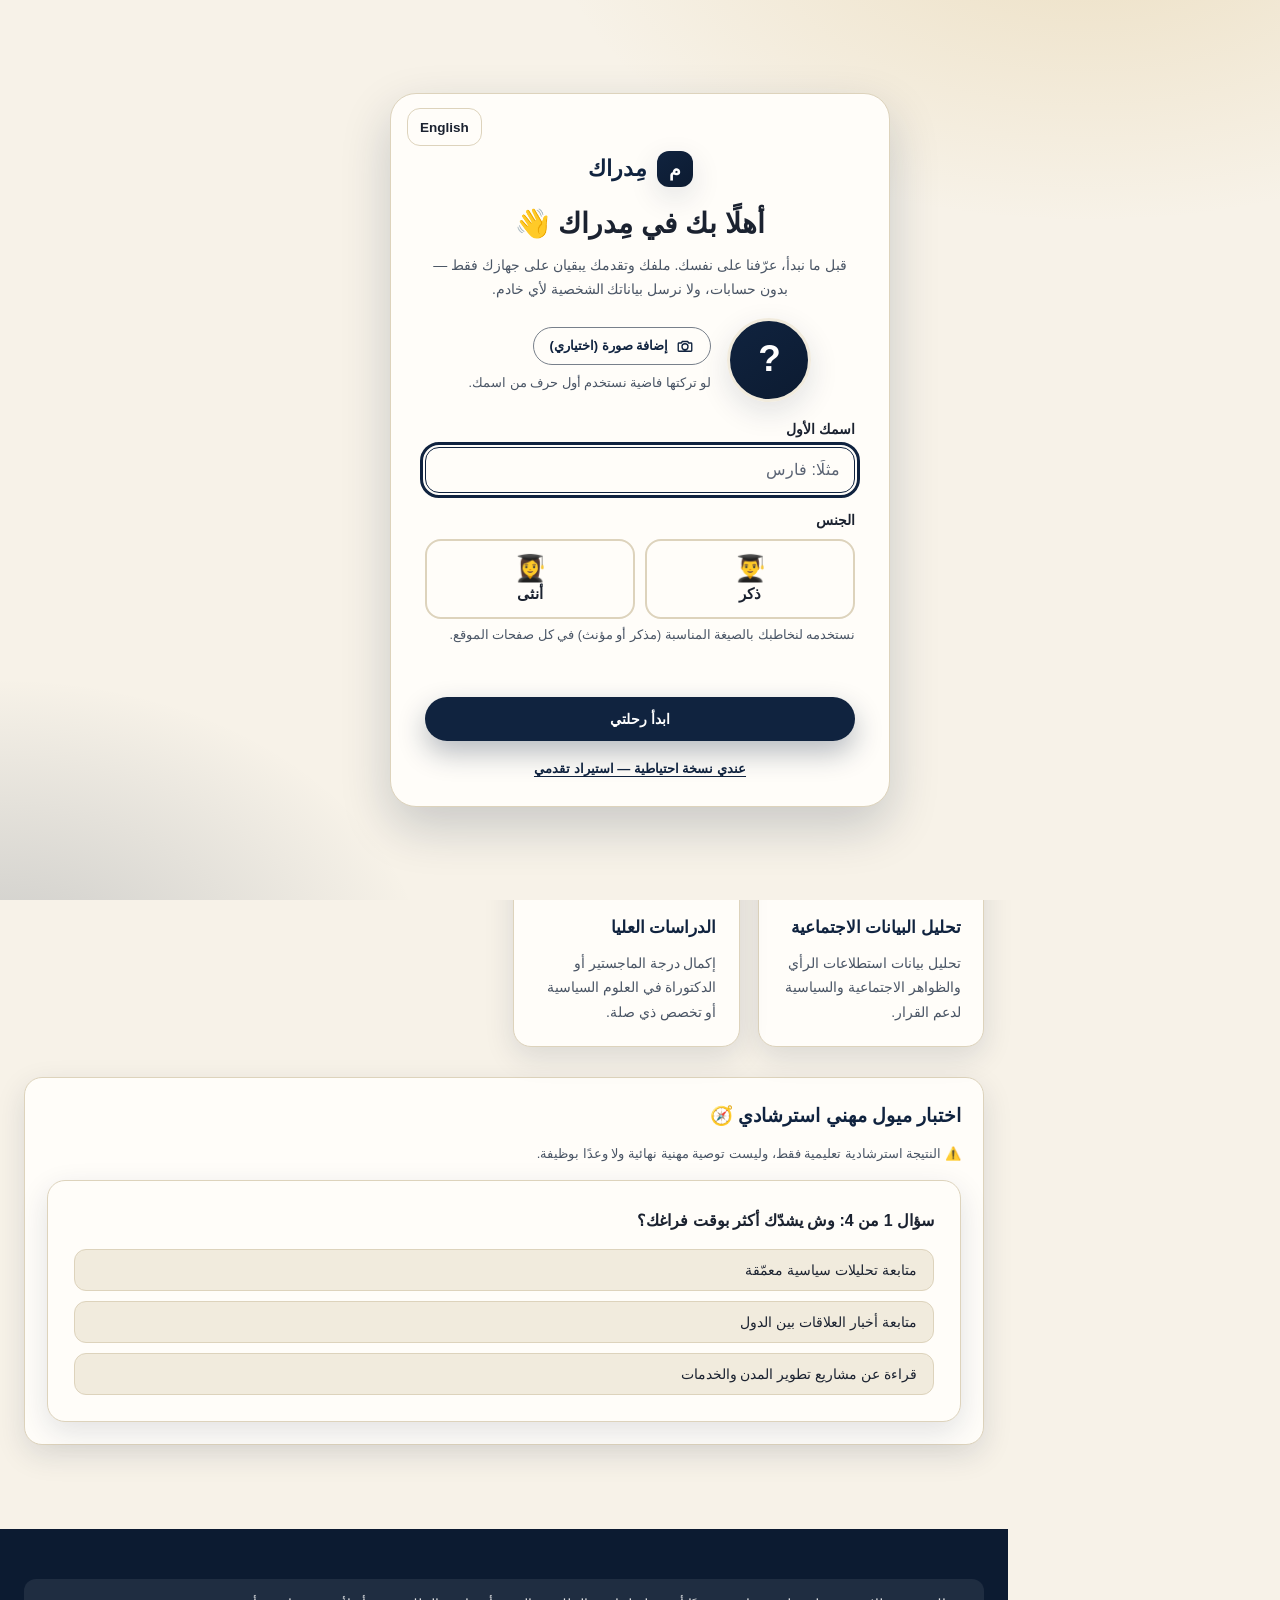
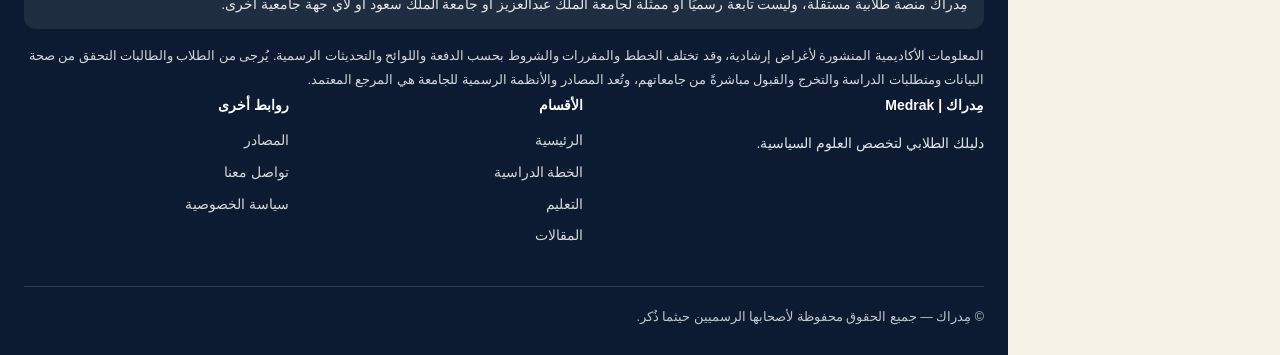
<file: career.html>
<!DOCTYPE html>
<html lang="ar" dir="rtl">
<head>
<meta charset="UTF-8">
<meta name="viewport" content="width=device-width, initial-scale=1.0">
<title data-ar="مستقبلك المهني | مِدراك" data-en="Your Career | Medrak">مستقبلك المهني | مِدراك</title>
<meta name="description" content="خريطة المسارات المهنية المرتبطة بتخصص العلوم السياسية.">
<script>
(function(){
  try {
    var d = document.documentElement;
    var g = function(k, f){ try { var v = localStorage.getItem(k); return v === null ? f : JSON.parse(v); } catch(e){ return f; } };
    var theme = g('medrak_theme', 'light') === 'dark' ? 'dark' : 'light';
    var female = !!g('medrak_gender', false);
    var lang = g('medrak_lang', 'ar') === 'en' ? 'en' : 'ar';
    var pal = g('medrak_palette', null);
    if (['classic','rose','emerald','ocean','lavender','sand'].indexOf(pal) < 0) pal = female ? 'rose' : 'classic';
    var lay = g('medrak_layout', 'sidebar');
    if (['sidebar','compact','wide','sequential'].indexOf(lay) < 0) lay = 'sidebar';
    d.setAttribute('data-theme', theme); d.setAttribute('data-palette', pal); d.setAttribute('data-layout', lay);
    d.setAttribute('data-gender', female ? 'female' : 'male');
    d.setAttribute('data-spotlight', g('medrak_spotlight', true) === false ? 'off' : 'on');
    d.setAttribute('lang', lang); d.setAttribute('dir', lang === 'en' ? 'ltr' : 'rtl');
    var uni = g('medrak_university', null);
    if (uni !== 'kau' && uni !== 'ksu' && uni !== 'none') {
      uni = null;
      try { var r = JSON.parse(localStorage.getItem('medrak_profile_v1') || 'null'); if (r && ((r.profile && r.profile.nickname) || r.studyPlanProgress || r.semesterTasks)) uni = 'kau'; } catch(e){}
    }
    var q = (location.search.match(/[?&]uni=(kau|ksu)(&|$)/) || [])[1];
    d.setAttribute('data-uni', q || ((uni === 'kau' || uni === 'ksu') ? uni : 'none'));
  } catch(e){}
})();
</script>
<link rel="stylesheet" href="assets/themes.css">
<link rel="stylesheet" href="assets/style.css">
<link rel="stylesheet" href="assets/shell.css">
<link rel="stylesheet" href="assets/university.css">
</head>
<body style="margin:0">
<div id="particle-field"></div>
<div id="scroll-progress"></div>
<div id="cursor-spotlight" aria-hidden="true"></div>
<div id="medrak-root">
<a href="#main" class="skip-link">تخطَّ إلى المحتوى</a>

<header class="topbar no-print">
  <button type="button" class="tb-btn icon-only nav-toggle" id="navToggle" aria-controls="sidebar" aria-expanded="false" aria-label="القائمة" data-aria-ar="القائمة" data-aria-en="Menu"><svg viewBox="0 0 24 24" fill="none" stroke="currentColor" stroke-width="1.8" stroke-linecap="round" stroke-linejoin="round" aria-hidden="true" focusable="false"><path d="M4 7h16 M4 12h16 M4 17h16"/></svg></button>
  <a class="brand" href="index.html"><span class="brand-mark" aria-hidden="true">م</span><span>مِدراك</span><small>Medrak</small></a>
  <span class="spacer"></span>
  <button type="button" class="tb-btn" id="uniBtn" aria-haspopup="menu" aria-expanded="false" aria-controls="uniMenu" aria-label="الجامعة"><svg viewBox="0 0 24 24" fill="none" stroke="currentColor" stroke-width="1.8" stroke-linecap="round" stroke-linejoin="round" aria-hidden="true" focusable="false"><path d="M3 21h18 M5 21V10 M9.5 21V10 M14.5 21V10 M19 21V10 M12 3 3 8h18z"/></svg><span class="uni-name tb-label" id="uniName"></span><span class="uni-code" id="uniCode"></span><svg viewBox="0 0 24 24" fill="none" stroke="currentColor" stroke-width="1.8" stroke-linecap="round" stroke-linejoin="round" aria-hidden="true" focusable="false" class="chev"><path d="M6 9l6 6 6-6"/></svg></button>
  <button type="button" class="tb-btn icon-only" id="tourBtn" aria-haspopup="dialog" aria-label="جولة التعريف بمزايا الموقع" data-aria-ar="جولة التعريف بمزايا الموقع" data-aria-en="Take a tour of the site" title="جولة التعريف" data-title-ar="جولة التعريف" data-title-en="Site tour"><svg viewBox="0 0 24 24" fill="none" stroke="currentColor" stroke-width="1.8" stroke-linecap="round" stroke-linejoin="round" aria-hidden="true" focusable="false"><path d="M12 21a9 9 0 1 0 0-18 9 9 0 0 0 0 18z M12 11v5 M12 8h.01"/></svg></button>
  <button type="button" class="tb-btn" id="customizeBtn" aria-haspopup="dialog" aria-label="تخصيص صفحتي" data-aria-ar="تخصيص صفحتي" data-aria-en="Customize my page"><svg viewBox="0 0 24 24" fill="none" stroke="currentColor" stroke-width="1.8" stroke-linecap="round" stroke-linejoin="round" aria-hidden="true" focusable="false"><path d="M12 3a9 9 0 1 0 0 18c1.1 0 1.8-.9 1.5-1.9-.4-1.2.4-2.1 1.6-2.1H17a4 4 0 0 0 4-4c0-5-4-10-9-10z M7.5 11.5h.01 M10 7.5h.01 M14.5 7.5h.01"/></svg><span class="tb-label" data-ar="تخصيص صفحتي" data-en="Customize my page">تخصيص صفحتي</span></button>
  <a class="tb-btn acct-chip" id="acctChip" href="profile.html" aria-label="ملفي"><span class="avatar" id="acctAvatar"></span><span class="tb-label" id="acctName"></span></a>
</header>
<nav class="topnav no-print" aria-label="التنقل العلوي" data-aria-ar="التنقل العلوي" data-aria-en="Top navigation"><a  href="index.html" data-page="index.html" aria-label="الرئيسية" data-aria-ar="الرئيسية" data-aria-en="Home" title="الرئيسية" data-title-ar="الرئيسية" data-title-en="Home"><svg viewBox="0 0 24 24" fill="none" stroke="currentColor" stroke-width="1.8" stroke-linecap="round" stroke-linejoin="round" aria-hidden="true" focusable="false"><path d="M3 10.5 12 3l9 7.5V20a1 1 0 0 1-1 1h-5v-6H9v6H4a1 1 0 0 1-1-1z"/></svg><span class="tn-label" data-ar="الرئيسية" data-en="Home">الرئيسية</span></a><a  href="index.html#kau" data-page="index.html" data-hash="#kau" aria-label="عن القسم" data-aria-ar="عن القسم" data-aria-en="The department" title="عن القسم" data-title-ar="عن القسم" data-title-en="The department"><svg viewBox="0 0 24 24" fill="none" stroke="currentColor" stroke-width="1.8" stroke-linecap="round" stroke-linejoin="round" aria-hidden="true" focusable="false"><path d="M3 21h18 M5 21V10 M9.5 21V10 M14.5 21V10 M19 21V10 M12 3 3 8h18z"/></svg><span class="tn-label" data-ar="عن القسم" data-en="The department">عن القسم</span></a><a  href="study-plan.html" data-page="study-plan.html" aria-label="الخطة الدراسية" data-aria-ar="الخطة الدراسية" data-aria-en="Study plan" title="الخطة الدراسية" data-title-ar="الخطة الدراسية" data-title-en="Study plan"><svg viewBox="0 0 24 24" fill="none" stroke="currentColor" stroke-width="1.8" stroke-linecap="round" stroke-linejoin="round" aria-hidden="true" focusable="false"><path d="M7 3v4 M17 3v4 M4 8h16 M5 5h14a1 1 0 0 1 1 1v13a1 1 0 0 1-1 1H5a1 1 0 0 1-1-1V6a1 1 0 0 1 1-1z"/></svg><span class="tn-label" data-ar="الخطة الدراسية" data-en="Study plan">الخطة الدراسية</span></a><a  href="education.html" data-page="education.html" aria-label="التعليم" data-aria-ar="التعليم" data-aria-en="Learning" title="التعليم" data-title-ar="التعليم" data-title-en="Learning"><svg viewBox="0 0 24 24" fill="none" stroke="currentColor" stroke-width="1.8" stroke-linecap="round" stroke-linejoin="round" aria-hidden="true" focusable="false"><path d="M12 6.5C10.5 5 8 4.5 4 4.5v13c4 0 6.5.5 8 2 1.5-1.5 4-2 8-2v-13c-4 0-6.5.5-8 2z M12 6.5v13"/></svg><span class="tn-label" data-ar="التعليم" data-en="Learning">التعليم</span></a><a  href="articles.html" data-page="articles.html" aria-label="المقالات" data-aria-ar="المقالات" data-aria-en="Articles" title="المقالات" data-title-ar="المقالات" data-title-en="Articles"><svg viewBox="0 0 24 24" fill="none" stroke="currentColor" stroke-width="1.8" stroke-linecap="round" stroke-linejoin="round" aria-hidden="true" focusable="false"><path d="M14 3H6a1 1 0 0 0-1 1v16a1 1 0 0 0 1 1h12a1 1 0 0 0 1-1V8z M14 3v5h5 M9 13h6 M9 17h6"/></svg><span class="tn-label" data-ar="المقالات" data-en="Articles">المقالات</span></a><a  href="decision-lab.html" data-page="decision-lab.html" aria-label="مختبر القرار" data-aria-ar="مختبر القرار" data-aria-en="Decision lab" title="مختبر القرار" data-title-ar="مختبر القرار" data-title-en="Decision lab"><svg viewBox="0 0 24 24" fill="none" stroke="currentColor" stroke-width="1.8" stroke-linecap="round" stroke-linejoin="round" aria-hidden="true" focusable="false"><path d="M12 21a9 9 0 1 0 0-18 9 9 0 0 0 0 18z M15.5 8.5 13.5 13.5 8.5 15.5 10.5 10.5z"/></svg><span class="tn-label" data-ar="مختبر القرار" data-en="Decision lab">مختبر القرار</span></a><a  href="communication.html" data-page="communication.html" aria-label="التواصل والتفاوض" data-aria-ar="التواصل والتفاوض" data-aria-en="Communication &amp; negotiation" title="التواصل والتفاوض" data-title-ar="التواصل والتفاوض" data-title-en="Communication &amp; negotiation"><svg viewBox="0 0 24 24" fill="none" stroke="currentColor" stroke-width="1.8" stroke-linecap="round" stroke-linejoin="round" aria-hidden="true" focusable="false"><path d="M21 12a8 8 0 0 1-11.5 7.2L4 20l1.1-4.3A8 8 0 1 1 21 12z"/></svg><span class="tn-label" data-ar="التواصل والتفاوض" data-en="Communication &amp; negotiation">التواصل والتفاوض</span></a><a  href="research-lab.html" data-page="research-lab.html" aria-label="البحث والتحليل" data-aria-ar="البحث والتحليل" data-aria-en="Research &amp; analysis" title="البحث والتحليل" data-title-ar="البحث والتحليل" data-title-en="Research &amp; analysis"><svg viewBox="0 0 24 24" fill="none" stroke="currentColor" stroke-width="1.8" stroke-linecap="round" stroke-linejoin="round" aria-hidden="true" focusable="false"><path d="M9 3h6 M10 3v6L4.5 19a1.5 1.5 0 0 0 1.3 2.2h12.4a1.5 1.5 0 0 0 1.3-2.2L14 9V3 M7.5 15h9"/></svg><span class="tn-label" data-ar="البحث والتحليل" data-en="Research &amp; analysis">البحث والتحليل</span></a><a  href="world-institutions.html" data-page="world-institutions.html" aria-label="العالم والمؤسسات" data-aria-ar="العالم والمؤسسات" data-aria-en="World &amp; institutions" title="العالم والمؤسسات" data-title-ar="العالم والمؤسسات" data-title-en="World &amp; institutions"><svg viewBox="0 0 24 24" fill="none" stroke="currentColor" stroke-width="1.8" stroke-linecap="round" stroke-linejoin="round" aria-hidden="true" focusable="false"><path d="M12 21a9 9 0 1 0 0-18 9 9 0 0 0 0 18z M3 12h18 M12 3c2.5 2.7 3.8 5.7 3.8 9s-1.3 6.3-3.8 9c-2.5-2.7-3.8-5.7-3.8-9S9.5 5.7 12 3z"/></svg><span class="tn-label" data-ar="العالم والمؤسسات" data-en="World &amp; institutions">العالم والمؤسسات</span></a><a  href="media-literacy.html" data-page="media-literacy.html" aria-label="الوعي المعلوماتي" data-aria-ar="الوعي المعلوماتي" data-aria-en="Media literacy" title="الوعي المعلوماتي" data-title-ar="الوعي المعلوماتي" data-title-en="Media literacy"><svg viewBox="0 0 24 24" fill="none" stroke="currentColor" stroke-width="1.8" stroke-linecap="round" stroke-linejoin="round" aria-hidden="true" focusable="false"><path d="M12 3 4 6v6c0 4.4 3.4 8.3 8 9 4.6-.7 8-4.6 8-9V6z M9 12l2 2 4-4"/></svg><span class="tn-label" data-ar="الوعي المعلوماتي" data-en="Media literacy">الوعي المعلوماتي</span></a><a  href="career.html" data-page="career.html" aria-label="مستقبلك المهني" data-aria-ar="مستقبلك المهني" data-aria-en="Your career" title="مستقبلك المهني" data-title-ar="مستقبلك المهني" data-title-en="Your career"><svg viewBox="0 0 24 24" fill="none" stroke="currentColor" stroke-width="1.8" stroke-linecap="round" stroke-linejoin="round" aria-hidden="true" focusable="false"><path d="M4 8h16a1 1 0 0 1 1 1v10a1 1 0 0 1-1 1H4a1 1 0 0 1-1-1V9a1 1 0 0 1 1-1z M9 8V5a1 1 0 0 1 1-1h4a1 1 0 0 1 1 1v3 M3 13h18"/></svg><span class="tn-label" data-ar="مستقبلك المهني" data-en="Your career">مستقبلك المهني</span></a><a  href="alumni.html" data-page="alumni.html" aria-label="خريجو مِدراك" data-aria-ar="خريجو مِدراك" data-aria-en="Medrak alumni" title="خريجو مِدراك" data-title-ar="خريجو مِدراك" data-title-en="Medrak alumni"><svg viewBox="0 0 24 24" fill="none" stroke="currentColor" stroke-width="1.8" stroke-linecap="round" stroke-linejoin="round" aria-hidden="true" focusable="false"><path d="M2 9l10-5 10 5-10 5z M6 11.5V16c0 1.2 2.7 3 6 3s6-1.8 6-3v-4.5 M22 9v6"/></svg><span class="tn-label" data-ar="خريجو مِدراك" data-en="Medrak alumni">خريجو مِدراك</span></a><a  href="profile.html" data-page="profile.html" aria-label="ملفي في مِدراك" data-aria-ar="ملفي في مِدراك" data-aria-en="My profile" title="ملفي في مِدراك" data-title-ar="ملفي في مِدراك" data-title-en="My profile"><svg viewBox="0 0 24 24" fill="none" stroke="currentColor" stroke-width="1.8" stroke-linecap="round" stroke-linejoin="round" aria-hidden="true" focusable="false"><path d="M12 12a4 4 0 1 0 0-8 4 4 0 0 0 0 8z M4 21a8 8 0 0 1 16 0"/></svg><span class="tn-label" data-ar="ملفي في مِدراك" data-en="My profile">ملفي في مِدراك</span></a><a  href="index.html#faq" data-page="index.html" data-hash="#faq" aria-label="الأسئلة الشائعة" data-aria-ar="الأسئلة الشائعة" data-aria-en="FAQ" title="الأسئلة الشائعة" data-title-ar="الأسئلة الشائعة" data-title-en="FAQ"><svg viewBox="0 0 24 24" fill="none" stroke="currentColor" stroke-width="1.8" stroke-linecap="round" stroke-linejoin="round" aria-hidden="true" focusable="false"><path d="M12 21a9 9 0 1 0 0-18 9 9 0 0 0 0 18z M9.5 9.5a2.5 2.5 0 1 1 3.5 2.3c-.7.4-1 1-1 1.7 M12 17h.01"/></svg><span class="tn-label" data-ar="الأسئلة الشائعة" data-en="FAQ">الأسئلة الشائعة</span></a><a  href="index.html#contact" data-page="index.html" data-hash="#contact" aria-label="تواصل معنا" data-aria-ar="تواصل معنا" data-aria-en="Contact us" title="تواصل معنا" data-title-ar="تواصل معنا" data-title-en="Contact us"><svg viewBox="0 0 24 24" fill="none" stroke="currentColor" stroke-width="1.8" stroke-linecap="round" stroke-linejoin="round" aria-hidden="true" focusable="false"><path d="M4 5h16a1 1 0 0 1 1 1v12a1 1 0 0 1-1 1H4a1 1 0 0 1-1-1V6a1 1 0 0 1 1-1z M3 7l9 6 9-6"/></svg><span class="tn-label" data-ar="تواصل معنا" data-en="Contact us">تواصل معنا</span></a><a  href="privacy.html" data-page="privacy.html" aria-label="سياسة الخصوصية" data-aria-ar="سياسة الخصوصية" data-aria-en="Privacy policy" title="سياسة الخصوصية" data-title-ar="سياسة الخصوصية" data-title-en="Privacy policy"><svg viewBox="0 0 24 24" fill="none" stroke="currentColor" stroke-width="1.8" stroke-linecap="round" stroke-linejoin="round" aria-hidden="true" focusable="false"><path d="M6 11h12a1 1 0 0 1 1 1v8a1 1 0 0 1-1 1H6a1 1 0 0 1-1-1v-8a1 1 0 0 1 1-1z M8 11V8a4 4 0 0 1 8 0v3"/></svg><span class="tn-label" data-ar="سياسة الخصوصية" data-en="Privacy policy">سياسة الخصوصية</span></a></nav>
<div class="sidebar-backdrop no-print" id="sidebarBackdrop"></div>
<nav class="sidebar no-print" id="sidebar" aria-label="التنقل الرئيسي" data-aria-ar="التنقل الرئيسي" data-aria-en="Main navigation">
  <div class="sidebar-head"><a class="brand" href="index.html"><span class="brand-mark" aria-hidden="true">م</span><span>مِدراك</span></a><button type="button" class="mk-x" id="sidebarClose" aria-label="إغلاق القائمة" data-aria-ar="إغلاق القائمة" data-aria-en="Close menu"><svg viewBox="0 0 24 24" fill="none" stroke="currentColor" stroke-width="1.8" stroke-linecap="round" stroke-linejoin="round" aria-hidden="true" focusable="false"><path d="M6 6l12 12 M18 6L6 18"/></svg></button></div>
  <div class="nav-group-title" data-ar="الأقسام" data-en="Sections">الأقسام</div>
  <a class="nav-item" href="index.html" data-page="index.html" aria-label="الرئيسية" data-aria-ar="الرئيسية" data-aria-en="Home" title="الرئيسية" data-title-ar="الرئيسية" data-title-en="Home"><svg viewBox="0 0 24 24" fill="none" stroke="currentColor" stroke-width="1.8" stroke-linecap="round" stroke-linejoin="round" aria-hidden="true" focusable="false"><path d="M3 10.5 12 3l9 7.5V20a1 1 0 0 1-1 1h-5v-6H9v6H4a1 1 0 0 1-1-1z"/></svg><span class="label" data-ar="الرئيسية" data-en="Home">الرئيسية</span></a><a class="nav-item" href="index.html#kau" data-page="index.html" data-hash="#kau" aria-label="عن القسم" data-aria-ar="عن القسم" data-aria-en="The department" title="عن القسم" data-title-ar="عن القسم" data-title-en="The department"><svg viewBox="0 0 24 24" fill="none" stroke="currentColor" stroke-width="1.8" stroke-linecap="round" stroke-linejoin="round" aria-hidden="true" focusable="false"><path d="M3 21h18 M5 21V10 M9.5 21V10 M14.5 21V10 M19 21V10 M12 3 3 8h18z"/></svg><span class="label" data-ar="عن القسم" data-en="The department">عن القسم</span></a><a class="nav-item" href="study-plan.html" data-page="study-plan.html" aria-label="الخطة الدراسية" data-aria-ar="الخطة الدراسية" data-aria-en="Study plan" title="الخطة الدراسية" data-title-ar="الخطة الدراسية" data-title-en="Study plan"><svg viewBox="0 0 24 24" fill="none" stroke="currentColor" stroke-width="1.8" stroke-linecap="round" stroke-linejoin="round" aria-hidden="true" focusable="false"><path d="M7 3v4 M17 3v4 M4 8h16 M5 5h14a1 1 0 0 1 1 1v13a1 1 0 0 1-1 1H5a1 1 0 0 1-1-1V6a1 1 0 0 1 1-1z"/></svg><span class="label" data-ar="الخطة الدراسية" data-en="Study plan">الخطة الدراسية</span></a><a class="nav-item" href="education.html" data-page="education.html" aria-label="التعليم" data-aria-ar="التعليم" data-aria-en="Learning" title="التعليم" data-title-ar="التعليم" data-title-en="Learning"><svg viewBox="0 0 24 24" fill="none" stroke="currentColor" stroke-width="1.8" stroke-linecap="round" stroke-linejoin="round" aria-hidden="true" focusable="false"><path d="M12 6.5C10.5 5 8 4.5 4 4.5v13c4 0 6.5.5 8 2 1.5-1.5 4-2 8-2v-13c-4 0-6.5.5-8 2z M12 6.5v13"/></svg><span class="label" data-ar="التعليم" data-en="Learning">التعليم</span></a><a class="nav-item" href="articles.html" data-page="articles.html" aria-label="المقالات" data-aria-ar="المقالات" data-aria-en="Articles" title="المقالات" data-title-ar="المقالات" data-title-en="Articles"><svg viewBox="0 0 24 24" fill="none" stroke="currentColor" stroke-width="1.8" stroke-linecap="round" stroke-linejoin="round" aria-hidden="true" focusable="false"><path d="M14 3H6a1 1 0 0 0-1 1v16a1 1 0 0 0 1 1h12a1 1 0 0 0 1-1V8z M14 3v5h5 M9 13h6 M9 17h6"/></svg><span class="label" data-ar="المقالات" data-en="Articles">المقالات</span></a><a class="nav-item" href="decision-lab.html" data-page="decision-lab.html" aria-label="مختبر القرار" data-aria-ar="مختبر القرار" data-aria-en="Decision lab" title="مختبر القرار" data-title-ar="مختبر القرار" data-title-en="Decision lab"><svg viewBox="0 0 24 24" fill="none" stroke="currentColor" stroke-width="1.8" stroke-linecap="round" stroke-linejoin="round" aria-hidden="true" focusable="false"><path d="M12 21a9 9 0 1 0 0-18 9 9 0 0 0 0 18z M15.5 8.5 13.5 13.5 8.5 15.5 10.5 10.5z"/></svg><span class="label" data-ar="مختبر القرار" data-en="Decision lab">مختبر القرار</span></a><a class="nav-item" href="communication.html" data-page="communication.html" aria-label="التواصل والتفاوض" data-aria-ar="التواصل والتفاوض" data-aria-en="Communication &amp; negotiation" title="التواصل والتفاوض" data-title-ar="التواصل والتفاوض" data-title-en="Communication &amp; negotiation"><svg viewBox="0 0 24 24" fill="none" stroke="currentColor" stroke-width="1.8" stroke-linecap="round" stroke-linejoin="round" aria-hidden="true" focusable="false"><path d="M21 12a8 8 0 0 1-11.5 7.2L4 20l1.1-4.3A8 8 0 1 1 21 12z"/></svg><span class="label" data-ar="التواصل والتفاوض" data-en="Communication &amp; negotiation">التواصل والتفاوض</span></a><a class="nav-item" href="research-lab.html" data-page="research-lab.html" aria-label="البحث والتحليل" data-aria-ar="البحث والتحليل" data-aria-en="Research &amp; analysis" title="البحث والتحليل" data-title-ar="البحث والتحليل" data-title-en="Research &amp; analysis"><svg viewBox="0 0 24 24" fill="none" stroke="currentColor" stroke-width="1.8" stroke-linecap="round" stroke-linejoin="round" aria-hidden="true" focusable="false"><path d="M9 3h6 M10 3v6L4.5 19a1.5 1.5 0 0 0 1.3 2.2h12.4a1.5 1.5 0 0 0 1.3-2.2L14 9V3 M7.5 15h9"/></svg><span class="label" data-ar="البحث والتحليل" data-en="Research &amp; analysis">البحث والتحليل</span></a><a class="nav-item" href="world-institutions.html" data-page="world-institutions.html" aria-label="العالم والمؤسسات" data-aria-ar="العالم والمؤسسات" data-aria-en="World &amp; institutions" title="العالم والمؤسسات" data-title-ar="العالم والمؤسسات" data-title-en="World &amp; institutions"><svg viewBox="0 0 24 24" fill="none" stroke="currentColor" stroke-width="1.8" stroke-linecap="round" stroke-linejoin="round" aria-hidden="true" focusable="false"><path d="M12 21a9 9 0 1 0 0-18 9 9 0 0 0 0 18z M3 12h18 M12 3c2.5 2.7 3.8 5.7 3.8 9s-1.3 6.3-3.8 9c-2.5-2.7-3.8-5.7-3.8-9S9.5 5.7 12 3z"/></svg><span class="label" data-ar="العالم والمؤسسات" data-en="World &amp; institutions">العالم والمؤسسات</span></a><a class="nav-item" href="media-literacy.html" data-page="media-literacy.html" aria-label="الوعي المعلوماتي" data-aria-ar="الوعي المعلوماتي" data-aria-en="Media literacy" title="الوعي المعلوماتي" data-title-ar="الوعي المعلوماتي" data-title-en="Media literacy"><svg viewBox="0 0 24 24" fill="none" stroke="currentColor" stroke-width="1.8" stroke-linecap="round" stroke-linejoin="round" aria-hidden="true" focusable="false"><path d="M12 3 4 6v6c0 4.4 3.4 8.3 8 9 4.6-.7 8-4.6 8-9V6z M9 12l2 2 4-4"/></svg><span class="label" data-ar="الوعي المعلوماتي" data-en="Media literacy">الوعي المعلوماتي</span></a><a class="nav-item" href="career.html" data-page="career.html" aria-label="مستقبلك المهني" data-aria-ar="مستقبلك المهني" data-aria-en="Your career" title="مستقبلك المهني" data-title-ar="مستقبلك المهني" data-title-en="Your career"><svg viewBox="0 0 24 24" fill="none" stroke="currentColor" stroke-width="1.8" stroke-linecap="round" stroke-linejoin="round" aria-hidden="true" focusable="false"><path d="M4 8h16a1 1 0 0 1 1 1v10a1 1 0 0 1-1 1H4a1 1 0 0 1-1-1V9a1 1 0 0 1 1-1z M9 8V5a1 1 0 0 1 1-1h4a1 1 0 0 1 1 1v3 M3 13h18"/></svg><span class="label" data-ar="مستقبلك المهني" data-en="Your career">مستقبلك المهني</span></a><a class="nav-item" href="alumni.html" data-page="alumni.html" aria-label="خريجو مِدراك" data-aria-ar="خريجو مِدراك" data-aria-en="Medrak alumni" title="خريجو مِدراك" data-title-ar="خريجو مِدراك" data-title-en="Medrak alumni"><svg viewBox="0 0 24 24" fill="none" stroke="currentColor" stroke-width="1.8" stroke-linecap="round" stroke-linejoin="round" aria-hidden="true" focusable="false"><path d="M2 9l10-5 10 5-10 5z M6 11.5V16c0 1.2 2.7 3 6 3s6-1.8 6-3v-4.5 M22 9v6"/></svg><span class="label" data-ar="خريجو مِدراك" data-en="Medrak alumni">خريجو مِدراك</span></a><a class="nav-item" href="profile.html" data-page="profile.html" aria-label="ملفي في مِدراك" data-aria-ar="ملفي في مِدراك" data-aria-en="My profile" title="ملفي في مِدراك" data-title-ar="ملفي في مِدراك" data-title-en="My profile"><svg viewBox="0 0 24 24" fill="none" stroke="currentColor" stroke-width="1.8" stroke-linecap="round" stroke-linejoin="round" aria-hidden="true" focusable="false"><path d="M12 12a4 4 0 1 0 0-8 4 4 0 0 0 0 8z M4 21a8 8 0 0 1 16 0"/></svg><span class="label" data-ar="ملفي في مِدراك" data-en="My profile">ملفي في مِدراك</span></a>
  <div class="nav-group-title" data-ar="المساعدة" data-en="Help">المساعدة</div>
  <a class="nav-item" href="index.html#faq" data-page="index.html" data-hash="#faq" aria-label="الأسئلة الشائعة" data-aria-ar="الأسئلة الشائعة" data-aria-en="FAQ" title="الأسئلة الشائعة" data-title-ar="الأسئلة الشائعة" data-title-en="FAQ"><svg viewBox="0 0 24 24" fill="none" stroke="currentColor" stroke-width="1.8" stroke-linecap="round" stroke-linejoin="round" aria-hidden="true" focusable="false"><path d="M12 21a9 9 0 1 0 0-18 9 9 0 0 0 0 18z M9.5 9.5a2.5 2.5 0 1 1 3.5 2.3c-.7.4-1 1-1 1.7 M12 17h.01"/></svg><span class="label" data-ar="الأسئلة الشائعة" data-en="FAQ">الأسئلة الشائعة</span></a><a class="nav-item" href="index.html#contact" data-page="index.html" data-hash="#contact" aria-label="تواصل معنا" data-aria-ar="تواصل معنا" data-aria-en="Contact us" title="تواصل معنا" data-title-ar="تواصل معنا" data-title-en="Contact us"><svg viewBox="0 0 24 24" fill="none" stroke="currentColor" stroke-width="1.8" stroke-linecap="round" stroke-linejoin="round" aria-hidden="true" focusable="false"><path d="M4 5h16a1 1 0 0 1 1 1v12a1 1 0 0 1-1 1H4a1 1 0 0 1-1-1V6a1 1 0 0 1 1-1z M3 7l9 6 9-6"/></svg><span class="label" data-ar="تواصل معنا" data-en="Contact us">تواصل معنا</span></a><a class="nav-item" href="privacy.html" data-page="privacy.html" aria-label="سياسة الخصوصية" data-aria-ar="سياسة الخصوصية" data-aria-en="Privacy policy" title="سياسة الخصوصية" data-title-ar="سياسة الخصوصية" data-title-en="Privacy policy"><svg viewBox="0 0 24 24" fill="none" stroke="currentColor" stroke-width="1.8" stroke-linecap="round" stroke-linejoin="round" aria-hidden="true" focusable="false"><path d="M6 11h12a1 1 0 0 1 1 1v8a1 1 0 0 1-1 1H6a1 1 0 0 1-1-1v-8a1 1 0 0 1 1-1z M8 11V8a4 4 0 0 1 8 0v3"/></svg><span class="label" data-ar="سياسة الخصوصية" data-en="Privacy policy">سياسة الخصوصية</span></a>
</nav>

<main id="main">

  <section>
    <div class="wrap">
      <h2 class="section-title no-print" data-ar="مستقبلك المهني 💼" data-en="Your Career 💼">مستقبلك المهني 💼</h2>
      <p class="section-sub no-print" data-ar="10 مسارات مهنية مرتبطة بتخصص العلوم السياسية — وصف محايد لكل مسار، ثم اختبار ميول قصير لمساعدتك تستكشف اهتماماتك." data-en="10 career paths linked to the Political Science major — a neutral description of each, plus a short interest quiz to help you explore.">10 مسارات مهنية مرتبطة بتخصص العلوم السياسية — وصف محايد لكل مسار، ثم اختبار ميول قصير لمساعدتك تستكشف اهتماماتك.</p>

      <div class="tabs no-print" data-group="career">
        <button class="tab-btn active" data-tab="paths" data-ar="المسارات المهنية" data-en="Career Paths">المسارات المهنية</button>
        <button class="tab-btn" data-tab="interview" data-ar="مقابلة وظيفية تجريبية" data-en="Mock Job Interview">مقابلة وظيفية تجريبية</button>
        <button class="tab-btn" data-tab="resume" data-ar="منشئ السيرة الذاتية (ATS)" data-en="Resume Builder (ATS)">منشئ السيرة الذاتية (ATS)</button>
      </div>

      <div class="tab-panel active" data-group="career" data-panel="paths">
      <div class="grid-cards" id="careerCards" style="margin-bottom:30px"></div>

      <div class="info-card">
        <h3 style="margin:0 0 10px;color:var(--purple-text)">اختبار ميول مهني استرشادي 🧭</h3>
        <p style="margin:0 0 14px;font-size:13px;color:var(--text-soft)">⚠️ النتيجة استرشادية تعليمية فقط، وليست توصية مهنية نهائية ولا وعدًا بوظيفة.</p>
        <div class="quiz-box" style="max-width:100%">
          <div id="careerQuizBody"></div>
        </div>
      </div>
      </div>

      <!-- ===== مقابلة وظيفية تجريبية ===== -->
      <div class="tab-panel" data-group="career" data-panel="interview">
        <div id="ivSetup" class="info-card">
          <h3 style="margin:0 0 14px;color:var(--purple-text)">جهّز مقابلتك التجريبية</h3>
          <label class="field-label">المسار المهني</label>
          <select id="ivTrack" class="form-select">
            <option value="research">البحث والتحليل</option><option value="policy">السياسات العامة</option>
            <option value="ir">العلاقات الدولية</option><option value="comm">الاتصال المؤسسي</option>
            <option value="pm">إدارة المشاريع</option><option value="consulting">الدراسات والاستشارات</option>
            <option value="academic">العمل الأكاديمي</option><option value="intl-orgs">المنظمات الدولية</option>
          </select>
          <label class="field-label">مستواك</label>
          <select id="ivLevel" class="form-select"><option value="student">طالب/ة حاليًا</option><option value="fresh">خريج/ة حديثًا</option></select>
          <div class="info-card" style="background:var(--surface-2);margin:14px 0">
            <p style="margin:0 0 6px;font-weight:700;font-size:13px;color:var(--purple-text)">⭐ طريقة STAR لبناء إجابتك</p>
            <p style="margin:0;font-size:12.5px;color:var(--text-soft)"><b>Situation</b> الموقف — <b>Task</b> المهمة — <b>Action</b> الإجراء اللي سويته — <b>Result</b> النتيجة</p>
          </div>
          <button class="btn btn-primary" id="ivStartBtn" data-m="ابدأ المقابلة" data-f="ابدئي المقابلة" data-en="Start the Interview">ابدأ المقابلة</button>
        </div>

        <div id="ivGame" style="display:none">
          <div class="quiz-box" style="max-width:100%">
            <p style="margin:0 0 6px;font-size:12px;color:var(--text-soft)">سؤال <span id="ivQNum">1</span> من <span id="ivQTotal"></span> — <span id="ivQType"></span></p>
            <h3 id="ivQuestion" style="margin:0 0 14px;color:var(--purple-text);font-size:16px"></h3>
            <textarea id="ivAnswerBox" rows="5" data-ph-m="اكتب إجابتك هنا (تُحفظ محليًا فقط)..." data-ph-f="اكتبي إجابتك هنا (تُحفظ محليًا فقط)..." data-ph-en="Write your answer here (saved locally only)..." placeholder="اكتب إجابتك هنا (تُحفظ محليًا فقط)..."></textarea>
            <button class="btn btn-outline" id="ivHintBtn" style="margin-top:8px;font-size:12.5px">💡 تلميح STAR</button>
            <p id="ivHintText" style="display:none;font-size:12.5px;color:var(--text-soft);margin-top:8px"></p>
            <div style="margin-top:14px">
              <button class="btn btn-primary" id="ivCheckBtn">تقييم ذاتي لإجابتي</button>
              <button class="btn btn-outline" id="ivNextBtn" style="display:none;margin-inline-start:8px">السؤال التالي</button>
            </div>
            <div id="ivSelfCheck" style="display:none;margin-top:14px;padding-top:12px;border-top:1px dashed var(--line);font-size:13px"></div>
          </div>
        </div>

        <div id="ivFinal" style="display:none" class="info-card">
          <h3 style="margin:0 0 14px;color:var(--purple-text)">ملخص مقابلتك 📋</h3>
          <div id="ivFinalBody" style="font-size:13.5px;line-height:1.9;margin-bottom:16px"></div>
          <button class="btn btn-outline" id="ivRestartBtn">مقابلة جديدة 🔁</button>
        </div>
      </div>

      <!-- ===== منشئ السيرة الذاتية ATS ===== -->
      <div class="tab-panel" data-group="career" data-panel="resume">
        <div class="info-card no-print" style="margin-bottom:16px">
          <p style="margin:0;font-size:12.5px;color:var(--text-soft)">⚠️ توافق أنظمة ATS يختلف من جهة لأخرى، ولا يوجد قالب يضمن اجتياز جميع الأنظمة. سيرتك تبقى على جهازك فقط.</p>
        </div>

        <div class="plan-controls no-print">
          <label class="field-label" style="margin-bottom:0">لغة السيرة:</label>
          <select id="cvLang" class="form-select"><option value="ar">العربية (RTL)</option><option value="en">English (LTR)</option></select>
          <label class="field-label" style="margin-bottom:0">مسار للكلمات المفتاحية المقترحة:</label>
          <select id="cvTrackKeywords" class="form-select">
            <option value="research">البحث والتحليل</option><option value="policy">السياسات العامة</option>
            <option value="ir">العلاقات الدولية</option><option value="intl-orgs">المنظمات الدولية</option>
            <option value="comm">الاتصال المؤسسي</option><option value="consulting">الدراسات والاستشارات</option>
            <option value="academic">العمل الأكاديمي</option><option value="pm">إدارة المشاريع</option>
            <option value="data">تحليل البيانات</option><option value="grad">الدراسات العليا</option>
          </select>
        </div>

        <div class="no-print" style="display:grid;grid-template-columns:1fr 1fr;gap:20px">
          <div id="cvFormSide">
            <div class="info-card" style="margin-bottom:14px">
              <label class="field-label">الاسم</label><input type="text" id="cv_name">
              <label class="field-label">المسمى المهني المستهدف</label><input type="text" id="cv_title">
              <label class="field-label">معلومات التواصل (بريد، مدينة — بدون رقم هوية)</label><input type="text" id="cv_contact">
              <label class="field-label">نبذة مهنية</label><textarea id="cv_summary" rows="3" maxlength="500"></textarea>
            </div>
            <div class="info-card" style="margin-bottom:14px">
              <label class="field-label">التعليم (سنة — المؤهل — الجهة، سطر لكل واحد)</label><textarea id="cv_education" rows="2"></textarea>
              <label class="field-label">الخبرات (سنوات — المسمى — الجهة — إنجاز، سطر لكل خبرة)</label><textarea id="cv_experience" rows="3"></textarea>
              <label class="field-label">التدريب التعاوني</label><textarea id="cv_coop" rows="2"></textarea>
              <label class="field-label">مشاريع جامعية</label><textarea id="cv_projects" rows="2"></textarea>
              <label class="field-label">أبحاث</label><textarea id="cv_research" rows="2"></textarea>
              <label class="field-label">عمل تطوعي</label><textarea id="cv_volunteer" rows="2"></textarea>
            </div>
            <div class="info-card">
              <label class="field-label">دورات</label><textarea id="cv_courses" rows="2"></textarea>
              <label class="field-label">شهادات</label><textarea id="cv_certs" rows="2"></textarea>
              <label class="field-label">مهارات (افصل بفواصل)</label><input type="text" id="cv_skills">
              <label class="field-label">برامج وأدوات (افصل بفواصل)</label><input type="text" id="cv_tools">
              <label class="field-label">لغات</label><input type="text" id="cv_languages">
              <label class="field-label">إنجازات</label><textarea id="cv_achievements" rows="2"></textarea>
              <label style="display:flex;align-items:center;gap:8px;font-size:13px"><input type="checkbox" id="cv_refs" style="width:auto"> إضافة "المراجع عند الطلب"</label>
            </div>
          </div>

          <div id="cvPreviewSide">
            <div class="info-card" style="margin-bottom:14px">
              <h4 style="margin:0 0 10px;color:var(--purple-text);font-size:14px">🔑 كلمات مفتاحية مقترحة لمسارك</h4>
              <p id="cvKeywords" style="font-size:12.5px;color:var(--text-soft);margin:0 0 12px"></p>
              <p style="font-size:11px;color:var(--text-faint);margin:0 0 12px">لا تضف مهارة ما تمتلكها فعليًا.</p>
              <label class="field-label" style="font-size:12px">أو أضف كلماتك الخاصة يدويًا</label>
              <div style="display:flex;gap:8px">
                <input type="text" id="cvManualKeyword" placeholder="اكتب كلمة مفتاحية واضغط إضافة" style="margin-bottom:0;flex:1">
                <button class="btn btn-outline" id="cvAddKeywordBtn" style="padding:8px 16px;font-size:12.5px;white-space:nowrap">+ إضافة</button>
              </div>
              <div id="cvManualKeywordsList" style="display:flex;gap:6px;flex-wrap:wrap;margin-top:10px"></div>
            </div>
            <div class="info-card" style="margin-bottom:14px">
              <h4 style="margin:0 0 10px;color:var(--purple-text);font-size:14px">🔍 مراجع السيرة المحلي</h4>
              <button class="btn btn-primary" id="cvReviewBtn" style="margin-bottom:12px" data-m="راجع سيرتي" data-f="راجعي سيرتي" data-en="Review My Resume">راجع سيرتي</button>
              <div id="cvReviewBody" style="font-size:12.5px;line-height:1.8"></div>
            </div>
            <div style="display:flex;gap:8px;flex-wrap:wrap">
              <button class="btn btn-outline" id="cvPrintBtn">🖨️ طباعة / PDF</button>
              <button class="btn btn-outline" id="cvDownloadBtn">⬇️ تنزيل نصي</button>
              <button class="btn btn-outline" id="cvExportBtn">💾 تصدير JSON</button>
              <button class="btn btn-outline" id="cvImportBtn">📂 استيراد JSON</button>
              <input type="file" id="cvImportFile" accept=".json" style="display:none">
            </div>
          </div>
        </div>

        <div class="info-card" id="cvPreviewBox" style="margin-top:20px;background:var(--surface)">
          <h4 class="no-print" style="margin:0 0 12px;color:var(--purple-text)">معاينة السيرة (قالب ATS آمن — عمود واحد)</h4>
          <div id="cvPreviewContent" style="font-size:13px;line-height:1.6;max-width:680px;margin:0 auto;background:#fff;color:#111;padding:28px 30px;border-radius:12px;border:1px solid #d8d8d8"></div>
        </div>
      </div>

    </div>
  </section>

</main>

<div class="modal-overlay" id="careerModal">
  <div class="modal-box" style="max-width:520px;max-height:80vh;overflow-y:auto">
    <h3 id="careerModalTitle"></h3>
    <div id="careerModalBody" style="font-size:13.5px;line-height:1.9;margin-top:10px"></div>
    <button class="btn btn-outline modal-close" style="margin-top:16px" onclick="document.getElementById('careerModal').classList.remove('show')">إغلاق</button>
  </div>
</div>


<footer class="site">
  <div class="wrap">
    <div class="foot-notice" data-ar="مِدراك منصة طلابية مستقلة، وليست تابعة رسميًا أو ممثلة لجامعة الملك عبدالعزيز أو جامعة الملك سعود أو لأي جهة جامعية أخرى." data-en="Medrak is an independent student platform and is not officially affiliated with, or representing, King Abdulaziz University, King Saud University or any other university body.">مِدراك منصة طلابية مستقلة، وليست تابعة رسميًا أو ممثلة لجامعة الملك عبدالعزيز أو جامعة الملك سعود أو لأي جهة جامعية أخرى.</div>
    <p class="foot-notice-2" data-ar="المعلومات الأكاديمية المنشورة لأغراض إرشادية، وقد تختلف الخطط والمقررات والشروط بحسب الدفعة واللوائح والتحديثات الرسمية. يُرجى من الطلاب والطالبات التحقق من صحة البيانات ومتطلبات الدراسة والتخرج والقبول مباشرةً من جامعاتهم، وتُعد المصادر والأنظمة الرسمية للجامعة هي المرجع المعتمد." data-en="The academic information published here is for guidance only. Plans, courses and conditions may vary by cohort, regulations and official updates. Students are asked to verify data and study, graduation and admission requirements directly with their universities; the university’s official sources and systems are the authoritative reference.">المعلومات الأكاديمية المنشورة لأغراض إرشادية، وقد تختلف الخطط والمقررات والشروط بحسب الدفعة واللوائح والتحديثات الرسمية. يُرجى من الطلاب والطالبات التحقق من صحة البيانات ومتطلبات الدراسة والتخرج والقبول مباشرةً من جامعاتهم، وتُعد المصادر والأنظمة الرسمية للجامعة هي المرجع المعتمد.</p>
    <div class="foot-grid">
      <div>
        <h5>مِدراك | Medrak</h5>
        <p style="max-width:32ch" data-ar="دليلك الطلابي لتخصص العلوم السياسية." data-en="Your student guide to the Political Science major.">دليلك الطلابي لتخصص العلوم السياسية.</p>
      </div>
      <div>
        <h5 data-ar="الأقسام" data-en="Sections">الأقسام</h5>
        <a href="index.html" data-ar="الرئيسية" data-en="Home">الرئيسية</a>
        <a href="study-plan.html" data-ar="الخطة الدراسية" data-en="Study Plan">الخطة الدراسية</a>
        <a href="education.html" data-ar="التعليم" data-en="Learning">التعليم</a>
        <a href="articles.html" data-ar="المقالات" data-en="Articles">المقالات</a>
      </div>
      <div>
        <h5 data-ar="روابط أخرى" data-en="Other Links">روابط أخرى</h5>
        <a href="index.html#sources" data-ar="المصادر" data-en="Sources">المصادر</a>
        <a href="index.html#contact" data-ar="تواصل معنا" data-en="Contact">تواصل معنا</a>
        <a href="privacy.html" data-ar="سياسة الخصوصية" data-en="Privacy Policy">سياسة الخصوصية</a>
      </div>
    </div>
    <div class="foot-bottom" data-ar="© مِدراك — جميع الحقوق محفوظة لأصحابها الرسميين حيثما ذُكر." data-en="© Medrak — All rights reserved to their respective official owners where noted.">© مِدراك — جميع الحقوق محفوظة لأصحابها الرسميين حيثما ذُكر.</div>
  </div>
</footer>

<button class="back-top" id="backTop" aria-label="عودة للأعلى">↑</button>

<script src="assets/store.js"></script>
<script src="assets/common.js"></script>
<script src="assets/shell.js"></script>
<script src="assets/universities/registry.js"></script>
<script src="assets/university-ui.js"></script>
<script src="assets/stats.js"></script>
<script data-goatcounter="https://medrak1999.goatcounter.com/count" async src="//gc.zgo.at/count.js"></script>
<script>
(function(){
  const careerPaths = [
    { id:'policy', title:'السياسات العامة', emoji:'📋',
      desc:'العمل على تصميم وتحليل وتقييم السياسات الحكومية في مجالات مختلفة كالتعليم والصحة والنقل.',
      skills:['التحليل الكمي والنوعي','الكتابة التنفيذية','فهم الميزانيات العامة'],
      courses:['السياسة العامة','سياسة عامة مقارنة','المالية العامة'],
      tools:['برامج تحليل البيانات الأساسية','مهارات العرض والتلخيص'],
      projects:['تحليل سياسة عامة محلية قائمة وتقديم توصيات'],
      sources:['دليل القسم الرسمي'] },
    { id:'ir', title:'العلاقات الدولية', emoji:'🌍',
      desc:'العمل الدبلوماسي أو التحليلي المرتبط بالعلاقات بين الدول والمنظمات الدولية.',
      skills:['التفاوض','اللغات الأجنبية','فهم القانون الدولي الأساسي'],
      courses:['العلاقات الدولية','منظمات دولية','الدبلوماسية والمفاوضات'],
      tools:['متابعة الأخبار الدولية بانتظام','مهارات الكتابة الدبلوماسية'],
      projects:['محاكاة نموذج أممي (Model UN)'],
      sources:['دليل القسم الرسمي'] },
    { id:'research', title:'البحث والتحليل السياسي', emoji:'🔬',
      desc:'إجراء أبحاث أكاديمية أو مؤسسية حول ظواهر سياسية باستخدام مناهج علمية.',
      skills:['المنهجية البحثية','التحليل الإحصائي','الكتابة الأكاديمية'],
      courses:['البحث الكمي وتطبيقاته في علم السياسة'],
      tools:['أدوات تحليل البيانات','إدارة المراجع الأكاديمية'],
      projects:['ورقة بحثية مصغّرة حول موضوع سياسي محلي'],
      sources:['دليل القسم الرسمي'] },
    { id:'intl-orgs', title:'المنظمات الدولية', emoji:'🏢',
      desc:'العمل الإداري أو الفني داخل منظمات إقليمية أو دولية.',
      skills:['العمل متعدد الثقافات','اللغة الإنجليزية القوية','التنسيق المؤسسي'],
      courses:['منظمات دولية','منظمات إقليمية'],
      tools:['شبكات التواصل المهني الدولية'],
      projects:['التطوع أو التدريب مع منظمة غير ربحية'],
      sources:['دليل القسم الرسمي'] },
    { id:'comm', title:'الاتصال المؤسسي', emoji:'📢',
      desc:'إدارة الاتصال والإعلام لجهات حكومية أو مؤسسية، وصياغة الرسائل العامة.',
      skills:['الكتابة الإعلامية','إدارة الأزمات الإعلامية','التواصل الرقمي'],
      courses:['مفاهيم سياسية باللغة الإنجليزية'],
      tools:['أدوات إدارة وسائل التواصل'],
      projects:['إعداد حملة توعوية افتراضية حول قضية عامة'],
      sources:['دليل القسم الرسمي'] },
    { id:'consulting', title:'الدراسات والاستشارات', emoji:'💡',
      desc:'تقديم استشارات سياسية أو اقتصادية لجهات حكومية أو خاصة.',
      skills:['حل المشكلات','إعداد التقارير','العرض أمام صناع القرار'],
      courses:['السياسة العامة','الاقتصاد السياسي العالمي'],
      tools:['برامج العروض التقديمية الاحترافية'],
      projects:['إعداد تقرير استشاري مصغّر لمشكلة محلية خيالية'],
      sources:['دليل القسم الرسمي'] },
    { id:'academic', title:'العمل الأكاديمي', emoji:'🎓',
      desc:'التدريس الجامعي أو البحث العلمي المستمر بعد استكمال الدراسات العليا.',
      skills:['الصبر البحثي طويل المدى','التدريس والشرح','النشر العلمي'],
      courses:['جميع مقررات التخصص كأساس معرفي'],
      tools:['متابعة الدوريات العلمية المحكّمة'],
      projects:['المشاركة في مؤتمر طلابي أو ورشة بحثية'],
      sources:['دليل القسم الرسمي'] },
    { id:'pm', title:'إدارة المشاريع والبرامج', emoji:'📊',
      desc:'تخطيط وتنفيذ ومتابعة مشاريع أو برامج حكومية أو تنموية.',
      skills:['التخطيط الزمني','إدارة الموارد','متابعة المؤشرات'],
      courses:['الإدارة العامة'],
      tools:['أدوات إدارة المشاريع (جداول Gantt وغيرها)'],
      projects:['تخطيط مشروع تطوعي طلابي من الفكرة للتنفيذ'],
      sources:['دليل القسم الرسمي'] },
    { id:'data', title:'تحليل البيانات الاجتماعية', emoji:'📈',
      desc:'تحليل بيانات استطلاعات الرأي والظواهر الاجتماعية والسياسية لدعم القرار.',
      skills:['الإحصاء التطبيقي','تصور البيانات','التفكير النقدي'],
      courses:['البحث الكمي وتطبيقاته في علم السياسة'],
      tools:['برامج تحليل بيانات أساسية (Excel كبداية)'],
      projects:['تحليل بيانات استطلاع رأي عام منشور'],
      sources:['دليل القسم الرسمي'] },
    { id:'grad', title:'الدراسات العليا', emoji:'📖',
      desc:'إكمال درجة الماجستير أو الدكتوراة في العلوم السياسية أو تخصص ذي صلة.',
      skills:['الكتابة الأكاديمية المتقدمة','اللغة الإنجليزية الأكاديمية','التخصص الدقيق'],
      courses:['جميع مقررات مجال التركيز المختار'],
      tools:['التحضير لاختبارات القبول اللغوية إن احتجت'],
      projects:['التواصل المبكر مع أساتذة لفهم مسارات الدراسات العليا'],
      sources:['دليل القسم الرسمي'] },
  ];

  const cardsBox = document.getElementById('careerCards');
  careerPaths.forEach(p => {
    const card = document.createElement('div');
    card.className = 'field-card';
    card.style.cursor = 'pointer';
    card.innerHTML = '<div class="emoji">'+p.emoji+'</div><h3>'+p.title+'</h3><p>'+p.desc+'</p>';
    card.addEventListener('click', function(){
      document.getElementById('careerModalTitle').textContent = p.emoji + ' ' + p.title;
      document.getElementById('careerModalBody').innerHTML =
        '<p>'+p.desc+'</p>' +
        '<p><b>المهارات المطلوبة:</b> ' + p.skills.join('، ') + '</p>' +
        '<p><b>مقررات تساعد عليه:</b> ' + p.courses.join('، ') + '</p>' +
        '<p><b>أدوات ينبغي تطويرها:</b> ' + p.tools.join('، ') + '</p>' +
        '<p><b>مشروع تدريبي مقترح:</b> ' + p.projects.join('، ') + '</p>' +
        '<p style="font-size:12px;color:var(--text-soft)"><b>المصدر:</b> ' + p.sources.join('، ') + '</p>';
      document.getElementById('careerModal').classList.add('show');
    });
    cardsBox.appendChild(card);
  });

  /* ===== اختبار ميول مهني (استرشادي فقط) ===== */
  const careerQuiz = [
    { q:'وش يشدّك أكثر بوقت فراغك؟', opts:[
      {t:'متابعة تحليلات سياسية معمّقة', path:'research'},
      {t:'متابعة أخبار العلاقات بين الدول', path:'ir'},
      {t:'قراءة عن مشاريع تطوير المدن والخدمات', path:'policy'},
    ]},
    { q:'أي نشاط جامعي تفضل؟', opts:[
      {t:'المشاركة بمحاكاة نموذج أممي', path:'ir'},
      {t:'كتابة تقرير بحثي', path:'research'},
      {t:'تنظيم فعالية أو حملة طلابية', path:'comm'},
    ]},
    { q:'وش نوع المهام اللي تستمتع فيها؟', opts:[
      {t:'تحليل أرقام وبيانات', path:'data'},
      {t:'التخطيط لمشروع من الصفر', path:'pm'},
      {t:'تقديم استشارة أو رأي لحل مشكلة', path:'consulting'},
    ]},
    { q:'أي بيئة عمل تتخيل نفسك فيها؟', opts:[
      {t:'جامعة أو مركز بحثي', path:'academic'},
      {t:'منظمة دولية أو إقليمية', path:'intl-orgs'},
      {t:'جهة حكومية محلية', path:'policy'},
    ]},
  ];
  let cqIndex = 0; let cqScores = {};
  function cqRender(){
    const body = document.getElementById('careerQuizBody');
    if (cqIndex >= careerQuiz.length) { cqShowResult(); return; }
    const q = careerQuiz[cqIndex];
    body.innerHTML = '<p style="font-weight:700;margin:0 0 14px">سؤال '+(cqIndex+1)+' من '+careerQuiz.length+': '+q.q+'</p><div class="quiz-opts"></div>';
    const opts = body.querySelector('.quiz-opts');
    q.opts.forEach(o => {
      const btn = document.createElement('button');
      btn.className = 'quiz-opt';
      btn.textContent = o.t;
      btn.addEventListener('click', function(){ if (cqIndex === 0) { if (window.medrakTrack) medrakTrack('start_quiz', {quiz_id:'career_quiz'}); } cqScores[o.path] = (cqScores[o.path]||0) + 1; cqIndex++; cqRender(); });
      opts.appendChild(btn);
    });
  }
  function cqShowResult(){
    const topPath = Object.keys(cqScores).sort((a,b) => cqScores[b]-cqScores[a])[0];
    const match = careerPaths.find(p => p.id === topPath) || careerPaths[0];
    document.getElementById('careerQuizBody').innerHTML =
      '<div style="text-align:center"><div style="font-size:36px">'+match.emoji+'</div>'+
      '<h3 style="color:var(--purple-text);margin:8px 0">أقرب مسار لاهتماماتك: '+match.title+'</h3>'+
      '<p style="font-size:13px;color:var(--text-soft);margin-bottom:14px">تذكّر: هذي نتيجة استرشادية تعليمية بس، مو قرارًا مهنيًا نهائيًا — استكشف أكثر واستشر مرشدك الأكاديمي.</p>'+
      '<button class="btn btn-outline" id="cqRestartBtn" data-m="أعد الاختبار" data-f="أعيدي الاختبار" data-en="Retake Quiz">أعد الاختبار</button></div>';
    document.getElementById('cqRestartBtn').addEventListener('click', function(){ cqIndex = 0; cqScores = {}; cqRender(); });
    if (window.medrakTrack) medrakTrack('complete_quiz', {quiz_id:'career_quiz'});
    if (window.medrakSound) window.medrakSound.play('achievement');
    if (window.MedrakStore) MedrakStore.set('careerQuiz', { lastResult: match.id, completedAt: new Date().toISOString() });
    if (window.medrakRecordAchievement) medrakRecordAchievement('اكتشفت أقرب مسار مهني لك: ' + match.title);
  }
  cqRender();

  /* ============================================================
     مقابلة وظيفية تجريبية — أسئلة مفتوحة يكتبها الطالب، وتقييم ذاتي محلي (بدون AI)
     ============================================================ */
  const ivQuestionBank = {
    general: ["حدّثني عن نفسك باختصار.", "ليش تبي تشتغل بهذا المجال بالذات؟", "وش نقاط قوتك الرئيسية؟"],
    behavioral: ["اذكر موقفًا واجهت فيه ضغط وقت شديد — كيف تعاملت معه؟", "اذكر موقفًا اختلفت فيه مع زميل بالفريق — كيف حليته؟"],
    skills: ["وش المهارة اللي طوّرتها أكثر خلال دراستك، وكيف طبّقتها؟"],
    situational: ["لو عطوك مهمة بموعد تسليم ضيق جدًا ومعلومات ناقصة، وش تسوي؟"],
  };
  const ivTypeLabels = { general: 'سؤال عام', behavioral: 'سؤال سلوكي', skills: 'سؤال عن المهارات', situational: 'موقف افتراضي' };
  let ivState = null;
  document.getElementById('ivStartBtn').addEventListener('click', function(){
    const pool = [];
    Object.keys(ivQuestionBank).forEach(type => { ivQuestionBank[type].forEach(q => pool.push({type, q})); });
    ivState = { index:0, pool, track: document.getElementById('ivTrack').value, level: document.getElementById('ivLevel').value, answers: [] };
    document.getElementById('ivSetup').style.display = 'none';
    document.getElementById('ivGame').style.display = 'block';
    document.getElementById('ivQTotal').textContent = pool.length;
    ivRender();
  });
  function ivRender(){
    const item = ivState.pool[ivState.index];
    document.getElementById('ivQNum').textContent = ivState.index + 1;
    document.getElementById('ivQType').textContent = ivTypeLabels[item.type];
    document.getElementById('ivQuestion').textContent = item.q;
    document.getElementById('ivAnswerBox').value = '';
    document.getElementById('ivHintText').style.display = 'none';
    document.getElementById('ivSelfCheck').style.display = 'none';
    document.getElementById('ivCheckBtn').style.display = 'inline-flex';
    document.getElementById('ivNextBtn').style.display = 'none';
  }
  document.getElementById('ivHintBtn').addEventListener('click', function(){
    document.getElementById('ivHintText').textContent = '💡 حاول تبني إجابتك على: الموقف، المهمة، الإجراء اللي سويته، والنتيجة (STAR).';
    document.getElementById('ivHintText').style.display = 'block';
  });
  document.getElementById('ivCheckBtn').addEventListener('click', function(){
    const text = document.getElementById('ivAnswerBox').value.trim();
    if (!text) { alert('اكتب إجابة أول.'); return; }
    const wordCount = text.split(/\s+/).filter(Boolean).length;
    const hasNumber = /\d/.test(text);
    const starWords = ['موقف','مهمة','قررت','سويت','نتيجة','تحقق','نجحت'];
    const starHits = starWords.filter(w => text.includes(w)).length;
    const notes = [];
    notes.push(wordCount < 25 ? '📏 إجابتك قصيرة — حاول تفصّل أكثر.' : wordCount > 200 ? '📏 إجابتك طويلة جدًا — حاول تختصر لأهم النقاط.' : '📏 طول الإجابة مناسب 👍');
    notes.push(hasNumber ? '📊 استخدمت رقمًا/نتيجة قابلة للقياس — ممتاز!' : '📊 حاول تضيف نتيجة قابلة للقياس لو تقدر (نسبة، عدد، مدة).');
    notes.push(starHits >= 2 ? '⭐ إجابتك تحمل ملامح واضحة من أسلوب STAR.' : '⭐ حاول تربط إجابتك أكثر بخطوات STAR (الموقف، المهمة، الإجراء، النتيجة).');
    ivState.answers.push({ q: ivState.pool[ivState.index].q, text, wordCount });
    document.getElementById('ivSelfCheck').innerHTML = notes.map(n => '<p style="margin:0 0 8px">'+n+'</p>').join('');
    document.getElementById('ivSelfCheck').style.display = 'block';
    document.getElementById('ivCheckBtn').style.display = 'none';
    document.getElementById('ivNextBtn').style.display = 'inline-flex';
    if (window.MedrakStore) {
      const saved = MedrakStore.get('interviewAnswers', []);
      saved.push({ q: ivState.pool[ivState.index].q, text, at: new Date().toISOString() });
      MedrakStore.set('interviewAnswers', saved.slice(-20));
    }
  });
  document.getElementById('ivNextBtn').addEventListener('click', function(){
    ivState.index++;
    if (ivState.index >= ivState.pool.length) ivFinish(); else ivRender();
  });
  function ivFinish(){
    document.getElementById('ivGame').style.display = 'none';
    document.getElementById('ivFinal').style.display = 'block';
    const shortAnswers = ivState.answers.filter(a => a.wordCount < 25).length;
    document.getElementById('ivFinalBody').innerHTML =
      '<p>أجبت على ' + ivState.answers.length + ' أسئلة لمسار "' + document.getElementById('ivTrack').selectedOptions[0].textContent + '".</p>' +
      '<p><b>نقطة تحتاج تحسين:</b> ' + (shortAnswers > 1 ? 'حاول تفصّل إجاباتك أكثر (' + shortAnswers + ' إجابات كانت قصيرة).' : 'إجاباتك كانت بطول مناسب بشكل عام — استمر على نفس المنهج.') + '</p>' +
      '<p style="font-size:12px;color:var(--text-faint)">هذا تدريب تعليمي وما يضمن قبولك بأي وظيفة فعلية.</p>';
    if (window.medrakSound) window.medrakSound.play('achievement');
    if (window.medrakConfetti) window.medrakConfetti();
    if (window.medrakRecordAchievement) medrakRecordAchievement('أكملت مقابلة وظيفية تجريبية (' + document.getElementById('ivTrack').selectedOptions[0].textContent + ')');
  }
  document.getElementById('ivRestartBtn').addEventListener('click', function(){
    document.getElementById('ivFinal').style.display = 'none';
    document.getElementById('ivSetup').style.display = 'block';
  });

  /* ============================================================
     منشئ السيرة الذاتية ATS
     ============================================================ */
  const cvKeywordBank = {
    research:['التحليل الكمي','التحليل النوعي','كتابة تقارير بحثية','منهجية البحث'],
    policy:['تحليل السياسات العامة','تقييم الأثر','صياغة توصيات'],
    ir:['العلاقات الثنائية','التفاوض','المنظمات الدولية'],
    'intl-orgs':['التنسيق متعدد الثقافات','إدارة المشاريع الدولية'],
    comm:['الاتصال المؤسسي','إدارة الأزمات الإعلامية','الكتابة التنفيذية'],
    consulting:['إعداد التقارير الاستشارية','حل المشكلات','العرض أمام صناع القرار'],
    academic:['البحث العلمي','التدريس','النشر الأكاديمي'],
    pm:['التخطيط الزمني','إدارة الموارد','متابعة المؤشرات'],
    data:['تحليل البيانات','تصور البيانات','الإحصاء التطبيقي'],
    grad:['الكتابة الأكاديمية','اللغة الإنجليزية الأكاديمية'],
  };
  function cvRenderKeywords(){
    document.getElementById('cvKeywords').textContent = cvKeywordBank[document.getElementById('cvTrackKeywords').value].join(' • ');
  }
  document.getElementById('cvTrackKeywords').addEventListener('change', cvRenderKeywords);
  cvRenderKeywords();

  /* ===== كلمات مفتاحية يضيفها الطالب يدويًا (بالإضافة للمقترحة تلقائيًا) ===== */
  let cvManualKeywords = MedrakStore.get('cvManualKeywords', []);
  function cvRenderManualKeywords(){
    const box = document.getElementById('cvManualKeywordsList');
    box.innerHTML = '';
    cvManualKeywords.forEach((kw, i) => {
      const chip = document.createElement('span');
      chip.style.cssText = 'display:inline-flex;align-items:center;gap:6px;background:var(--surface-2);border:1px solid var(--line);border-radius:999px;padding:5px 10px;font-size:12px;cursor:pointer';
      chip.title = 'اضغط لإضافتها لحقل المهارات';
      chip.innerHTML = '<span>' + kw + '</span> <b style="color:var(--wrong-text)" data-remove="' + i + '">✕</b>';
      chip.addEventListener('click', function(e){
        if (e.target.dataset.remove !== undefined) {
          cvManualKeywords.splice(parseInt(e.target.dataset.remove), 1);
          MedrakStore.set('cvManualKeywords', cvManualKeywords);
          cvRenderManualKeywords();
          return;
        }
        const skillsInput = document.getElementById('cv_skills');
        const current = skillsInput.value.trim();
        skillsInput.value = current ? current + '، ' + kw : kw;
        cvRenderPreview();
      });
      box.appendChild(chip);
    });
  }
  cvRenderManualKeywords();
  document.getElementById('cvAddKeywordBtn').addEventListener('click', function(){
    const input = document.getElementById('cvManualKeyword');
    const val = window.medrakSanitizeName ? medrakSanitizeName(input.value) : input.value.trim();
    if (!val) return;
    if (!cvManualKeywords.includes(val)) { cvManualKeywords.push(val); MedrakStore.set('cvManualKeywords', cvManualKeywords); cvRenderManualKeywords(); }
    input.value = '';
  });
  document.getElementById('cvManualKeyword').addEventListener('keydown', function(e){
    if (e.key === 'Enter') { e.preventDefault(); document.getElementById('cvAddKeywordBtn').click(); }
  });

  const cvFieldIds = ['cv_name','cv_title','cv_contact','cv_summary','cv_education','cv_experience','cv_coop','cv_projects','cv_research','cv_volunteer','cv_courses','cv_certs','cv_skills','cv_tools','cv_languages','cv_achievements'];
  function cvGetData(){
    const d = {}; cvFieldIds.forEach(id => d[id] = document.getElementById(id).value);
    d.cv_refs = document.getElementById('cv_refs').checked;
    d.cv_lang = document.getElementById('cvLang').value;
    return d;
  }
  function cvSetData(d){
    cvFieldIds.forEach(id => { if (id in d) document.getElementById(id).value = d[id]; });
    if ('cv_refs' in d) document.getElementById('cv_refs').checked = d.cv_refs;
    if ('cv_lang' in d) document.getElementById('cvLang').value = d.cv_lang;
  }
  const cvSectionLabels = {
    ar: { title:'المسمى المستهدف', summary:'نبذة مهنية', education:'التعليم', experience:'الخبرات', coop:'التدريب التعاوني', projects:'مشاريع', research:'أبحاث', volunteer:'عمل تطوعي', courses:'دورات', certs:'شهادات', skills:'المهارات', tools:'برامج وأدوات', languages:'اللغات', achievements:'إنجازات', refs:'المراجع عند الطلب' },
    en: { title:'Target Title', summary:'Professional Summary', education:'Education', experience:'Experience', coop:'Co-op Training', projects:'Projects', research:'Research', volunteer:'Volunteer Work', courses:'Courses', certs:'Certificates', skills:'Skills', tools:'Tools', languages:'Languages', achievements:'Achievements', refs:'References available upon request' },
  };
  function cvLineBlock(key, text){
    const entryKeys = ['education','experience','coop','projects','research','volunteer'];
    const lines = text.split('\n').map(l => l.trim()).filter(Boolean);
    if (!entryKeys.includes(key)) {
      return '<p style="margin:0 0 4px;font-size:12.5px">' + lines.join(key === 'skills' || key === 'tools' || key === 'languages' ? ' • ' : '<br>') + '</p>';
    }
    return lines.map(line => {
      if (line.startsWith('•') || line.startsWith('-')) {
        return '<p style="margin:0 0 4px 14px;font-size:12.5px">' + line.replace(/^[-•]\s*/, '• ') + '</p>';
      }
      return '<p style="margin:10px 0 2px;font-weight:700;font-size:13px">' + line + '</p>';
    }).join('');
  }

  function cvRenderPreview(){
    const d = cvGetData();
    const L = cvSectionLabels[d.cv_lang];
    const box = document.getElementById('cvPreviewContent');
    const isEn = d.cv_lang === 'en';
    box.style.direction = isEn ? 'ltr' : 'rtl';
    box.style.textAlign = isEn ? 'left' : 'right';
    box.style.fontFamily = isEn ? "'Georgia', 'Times New Roman', serif" : "inherit";

    let html = '<div style="text-align:center;border-bottom:2px solid #333;padding-bottom:14px;margin-bottom:16px">';
    html += '<h1 style="margin:0 0 6px;font-size:24px;font-weight:800;letter-spacing:1px;color:#111">' + (d.cv_name||'—') + '</h1>';
    if (d.cv_title) html += '<p style="margin:0 0 8px;font-size:13.5px;color:#555;letter-spacing:0.5px">' + d.cv_title + '</p>';
    if (d.cv_contact) html += '<p style="margin:0;font-size:11.5px;color:#666">' + d.cv_contact.split('\n').filter(Boolean).join(' &nbsp;|&nbsp; ') + '</p>';
    html += '</div>';

    if (d.cv_summary) html += '<p style="margin:0 0 16px;font-size:12.5px;line-height:1.7;color:#333">' + d.cv_summary + '</p>';

    const sections = [
      ['experience', d.cv_experience], ['education', d.cv_education], ['coop', d.cv_coop],
      ['projects', d.cv_projects], ['research', d.cv_research], ['volunteer', d.cv_volunteer],
      ['skills', d.cv_skills], ['tools', d.cv_tools], ['courses', d.cv_courses],
      ['certs', d.cv_certs], ['languages', d.cv_languages], ['achievements', d.cv_achievements],
    ];
    sections.forEach(([key, val]) => {
      if (!val) return;
      html += '<h4 style="margin:16px 0 8px;font-size:12.5px;font-weight:800;letter-spacing:1.5px;text-transform:uppercase;color:#111;border-bottom:1px solid #ccc;padding-bottom:4px">' + L[key] + '</h4>';
      html += cvLineBlock(key, val);
    });
    if (d.cv_refs) html += '<h4 style="margin:16px 0 4px;font-size:12.5px;font-weight:800;letter-spacing:1.5px;text-transform:uppercase;color:#111;border-bottom:1px solid #ccc;padding-bottom:4px">' + L.refs + '</h4>';
    box.innerHTML = html;
  }
  cvFieldIds.concat(['cvLang']).forEach(id => document.getElementById(id).addEventListener('input', cvRenderPreview));
  document.getElementById('cv_refs').addEventListener('change', cvRenderPreview);
  cvRenderPreview();

  const genericPhrases = ['شخص طموح','أعمل بجد','لدي مهارات تواصل ممتازة','أحب العمل ضمن فريق'];
  const actionVerbs = ['نفّذت','طوّرت','قدت','حللت','أعددت','صممت','نظّمت','حسّنت','أدرت','حققت'];
  document.getElementById('cvReviewBtn').addEventListener('click', function(){
    const d = cvGetData();
    const issues = [];
    if (!d.cv_name) issues.push('⚠️ الاسم غير مكتمل.');
    if (!d.cv_title) issues.push('⚠️ المسمى المهني المستهدف غير واضح.');
    if (!d.cv_summary) issues.push('⚠️ ما فيه نبذة مهنية.');
    else if (d.cv_summary.split(/\s+/).length > 80) issues.push('⚠️ النبذة طويلة (يُفضّل أقل من 80 كلمة).');
    if (!d.cv_experience && !d.cv_coop) issues.push('⚠️ ما فيه أي خبرة أو تدريب مذكور.');
    const fullText = Object.values(d).join(' ');
    const foundGeneric = genericPhrases.filter(p => fullText.includes(p));
    if (foundGeneric.length) issues.push('⚠️ عبارات عامة جدًا: "' + foundGeneric.join('، ') + '" — استبدلها بأمثلة محددة.');
    const hasActionVerb = actionVerbs.some(v => (d.cv_experience||'').includes(v));
    if (d.cv_experience && !hasActionVerb) issues.push('💡 حاول تبدأ وصف خبراتك بأفعال قوية مثل: ' + actionVerbs.slice(0,4).join('، ') + '.');
    if (d.cv_experience && !/\d/.test(d.cv_experience)) issues.push('💡 حاول تضيف نتائج قابلة للقياس (أرقام أو نسب) بوصف خبراتك.');
    const totalWords = fullText.split(/\s+/).filter(Boolean).length;
    issues.push('📏 الطول التقريبي للسيرة: ' + totalWords + ' كلمة' + (totalWords > 600 ? ' (طويلة، فكّر تختصر لصفحة أو صفحتين)' : ''));
    document.getElementById('cvReviewBody').innerHTML = issues.map(i => '<p style="margin:0 0 8px">'+i+'</p>').join('');
    if (window.medrakRecordAchievement) medrakRecordAchievement('راجعت سيرتك الذاتية عبر منشئ ATS');
  });

  document.getElementById('cvPrintBtn').addEventListener('click', function(){ window.print(); });
  document.getElementById('cvDownloadBtn').addEventListener('click', function(){
    const d = cvGetData();
    const L = cvSectionLabels[d.cv_lang];
    let text = (d.cv_name||'') + '\n' + (d.cv_title||'') + '\n' + (d.cv_contact||'') + '\n\n';
    [['summary',d.cv_summary],['education',d.cv_education],['experience',d.cv_experience],['coop',d.cv_coop],['projects',d.cv_projects],['research',d.cv_research],['volunteer',d.cv_volunteer],['courses',d.cv_courses],['certs',d.cv_certs],['skills',d.cv_skills],['tools',d.cv_tools],['languages',d.cv_languages],['achievements',d.cv_achievements]].forEach(([k,v]) => { if (v) text += L[k].toUpperCase() + '\n' + v + '\n\n'; });
    const blob = new Blob([text], {type:'text/plain'});
    const a = document.createElement('a'); a.href = URL.createObjectURL(blob); a.download = 'resume-' + (d.cv_name||'medrak') + '.txt';
    document.body.appendChild(a); a.click(); a.remove();
  });
  document.getElementById('cvExportBtn').addEventListener('click', function(){
    const blob = new Blob([JSON.stringify(cvGetData(), null, 2)], {type:'application/json'});
    const a = document.createElement('a'); a.href = URL.createObjectURL(blob); a.download = 'medrak-resume.json';
    document.body.appendChild(a); a.click(); a.remove();
  });
  document.getElementById('cvImportBtn').addEventListener('click', function(){ document.getElementById('cvImportFile').click(); });
  document.getElementById('cvImportFile').addEventListener('change', function(e){
    const file = e.target.files[0]; if (!file) return;
    const reader = new FileReader();
    reader.onload = function(ev){
      try {
        const data = JSON.parse(ev.target.result);
        if (typeof data !== 'object' || Array.isArray(data)) throw new Error('bad');
        cvSetData(data); cvRenderPreview();
      } catch(err){ alert('ملف غير صالح.'); }
    };
    reader.readAsText(file);
    this.value = '';
  });

})();
</script>

</div>
</body>
</html>
</file>
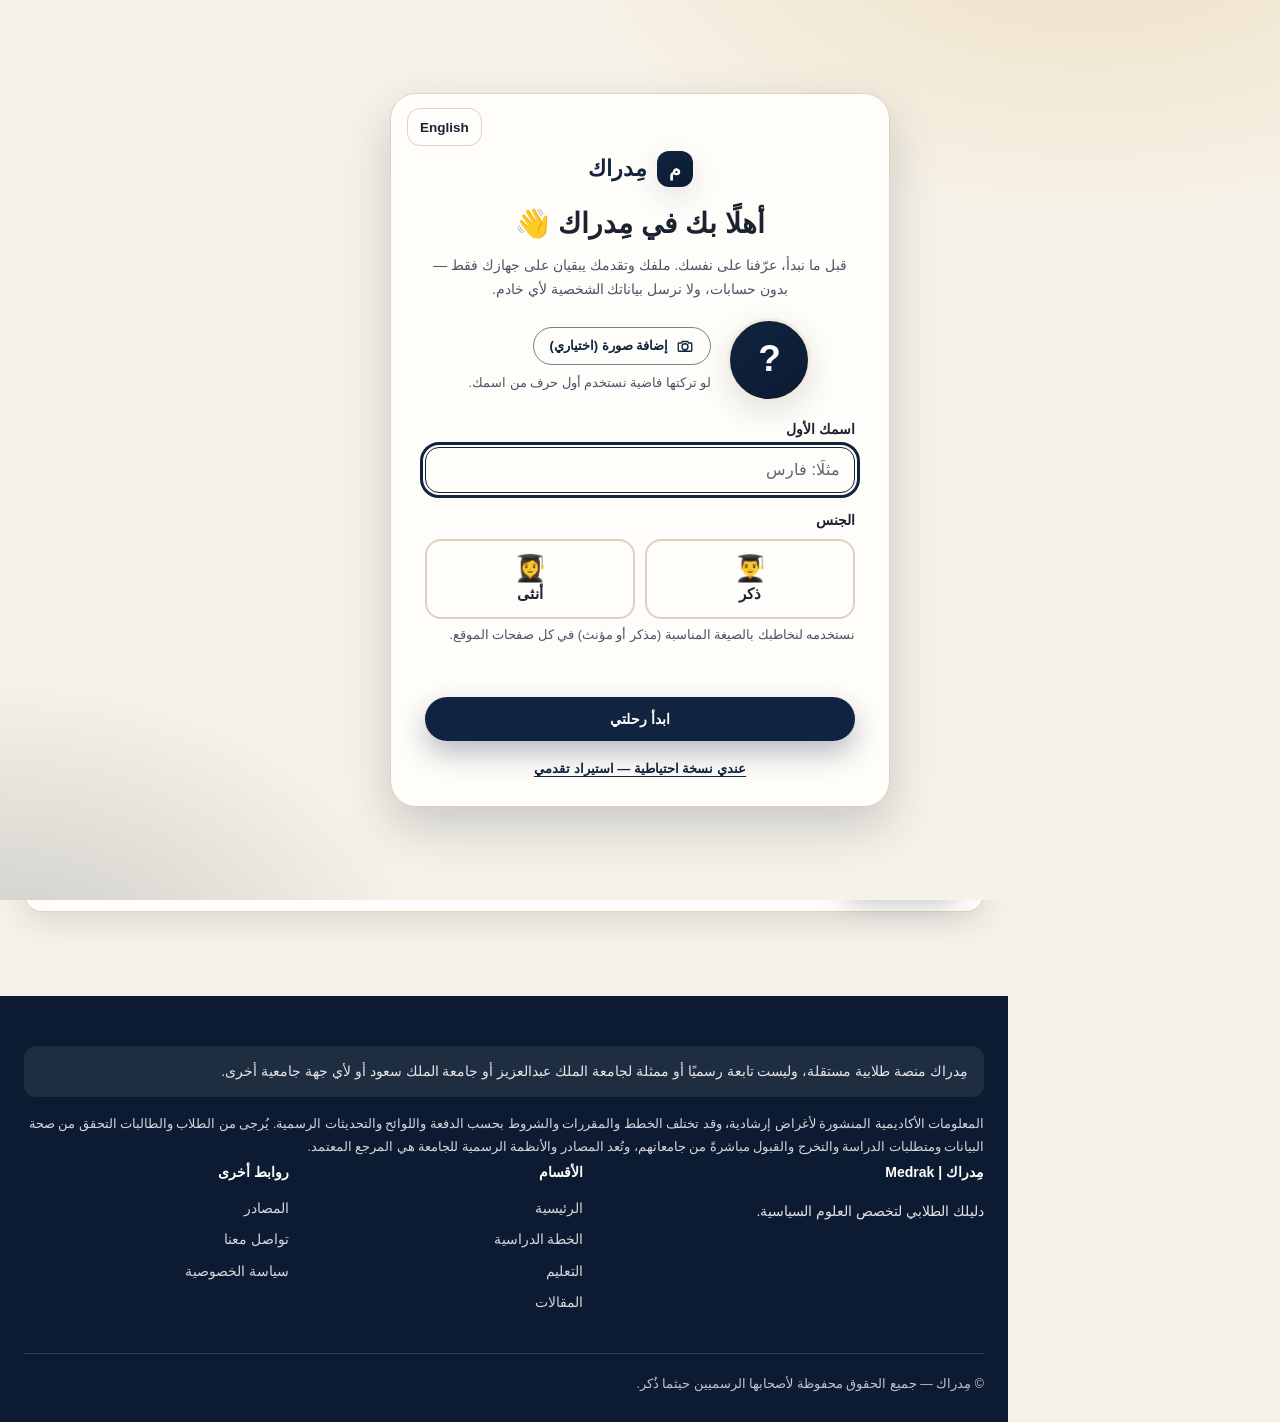
<file: communication.html>
<!DOCTYPE html>
<html lang="ar" dir="rtl">
<head>
<meta charset="UTF-8">
<meta name="viewport" content="width=device-width, initial-scale=1.0">
<title data-ar="مهارات التواصل والتفاوض | مِدراك" data-en="Communication &amp; Negotiation Skills | Medrak">مهارات التواصل والتفاوض | مِدراك</title>
<meta name="description" content="محاكي مؤتمر صحفي، غرفة مفاوضات، محرر بيان رسمي، ولغة الدبلوماسيين — تجارب تفاعلية خيالية بالكامل لطالب العلوم السياسية.">
<script>
(function(){
  try {
    var d = document.documentElement;
    var g = function(k, f){ try { var v = localStorage.getItem(k); return v === null ? f : JSON.parse(v); } catch(e){ return f; } };
    var theme = g('medrak_theme', 'light') === 'dark' ? 'dark' : 'light';
    var female = !!g('medrak_gender', false);
    var lang = g('medrak_lang', 'ar') === 'en' ? 'en' : 'ar';
    var pal = g('medrak_palette', null);
    if (['classic','rose','emerald','ocean','lavender','sand'].indexOf(pal) < 0) pal = female ? 'rose' : 'classic';
    var lay = g('medrak_layout', 'sidebar');
    if (['sidebar','compact','wide','sequential'].indexOf(lay) < 0) lay = 'sidebar';
    d.setAttribute('data-theme', theme); d.setAttribute('data-palette', pal); d.setAttribute('data-layout', lay);
    d.setAttribute('data-gender', female ? 'female' : 'male');
    d.setAttribute('data-spotlight', g('medrak_spotlight', true) === false ? 'off' : 'on');
    d.setAttribute('lang', lang); d.setAttribute('dir', lang === 'en' ? 'ltr' : 'rtl');
    var uni = g('medrak_university', null);
    if (uni !== 'kau' && uni !== 'ksu' && uni !== 'none') {
      uni = null;
      try { var r = JSON.parse(localStorage.getItem('medrak_profile_v1') || 'null'); if (r && ((r.profile && r.profile.nickname) || r.studyPlanProgress || r.semesterTasks)) uni = 'kau'; } catch(e){}
    }
    var q = (location.search.match(/[?&]uni=(kau|ksu)(&|$)/) || [])[1];
    d.setAttribute('data-uni', q || ((uni === 'kau' || uni === 'ksu') ? uni : 'none'));
  } catch(e){}
})();
</script>
<link rel="stylesheet" href="assets/themes.css">
<link rel="stylesheet" href="assets/style.css">
<link rel="stylesheet" href="assets/shell.css">
<link rel="stylesheet" href="assets/university.css">
</head>
<body style="margin:0">
<div id="particle-field"></div>
<div id="scroll-progress"></div>
<div id="cursor-spotlight" aria-hidden="true"></div>
<div id="medrak-root">
<a href="#main" class="skip-link">تخطَّ إلى المحتوى</a>

<header class="topbar no-print">
  <button type="button" class="tb-btn icon-only nav-toggle" id="navToggle" aria-controls="sidebar" aria-expanded="false" aria-label="القائمة" data-aria-ar="القائمة" data-aria-en="Menu"><svg viewBox="0 0 24 24" fill="none" stroke="currentColor" stroke-width="1.8" stroke-linecap="round" stroke-linejoin="round" aria-hidden="true" focusable="false"><path d="M4 7h16 M4 12h16 M4 17h16"/></svg></button>
  <a class="brand" href="index.html"><span class="brand-mark" aria-hidden="true">م</span><span>مِدراك</span><small>Medrak</small></a>
  <span class="spacer"></span>
  <button type="button" class="tb-btn" id="uniBtn" aria-haspopup="menu" aria-expanded="false" aria-controls="uniMenu" aria-label="الجامعة"><svg viewBox="0 0 24 24" fill="none" stroke="currentColor" stroke-width="1.8" stroke-linecap="round" stroke-linejoin="round" aria-hidden="true" focusable="false"><path d="M3 21h18 M5 21V10 M9.5 21V10 M14.5 21V10 M19 21V10 M12 3 3 8h18z"/></svg><span class="uni-name tb-label" id="uniName"></span><span class="uni-code" id="uniCode"></span><svg viewBox="0 0 24 24" fill="none" stroke="currentColor" stroke-width="1.8" stroke-linecap="round" stroke-linejoin="round" aria-hidden="true" focusable="false" class="chev"><path d="M6 9l6 6 6-6"/></svg></button>
  <button type="button" class="tb-btn icon-only" id="tourBtn" aria-haspopup="dialog" aria-label="جولة التعريف بمزايا الموقع" data-aria-ar="جولة التعريف بمزايا الموقع" data-aria-en="Take a tour of the site" title="جولة التعريف" data-title-ar="جولة التعريف" data-title-en="Site tour"><svg viewBox="0 0 24 24" fill="none" stroke="currentColor" stroke-width="1.8" stroke-linecap="round" stroke-linejoin="round" aria-hidden="true" focusable="false"><path d="M12 21a9 9 0 1 0 0-18 9 9 0 0 0 0 18z M12 11v5 M12 8h.01"/></svg></button>
  <button type="button" class="tb-btn" id="customizeBtn" aria-haspopup="dialog" aria-label="تخصيص صفحتي" data-aria-ar="تخصيص صفحتي" data-aria-en="Customize my page"><svg viewBox="0 0 24 24" fill="none" stroke="currentColor" stroke-width="1.8" stroke-linecap="round" stroke-linejoin="round" aria-hidden="true" focusable="false"><path d="M12 3a9 9 0 1 0 0 18c1.1 0 1.8-.9 1.5-1.9-.4-1.2.4-2.1 1.6-2.1H17a4 4 0 0 0 4-4c0-5-4-10-9-10z M7.5 11.5h.01 M10 7.5h.01 M14.5 7.5h.01"/></svg><span class="tb-label" data-ar="تخصيص صفحتي" data-en="Customize my page">تخصيص صفحتي</span></button>
  <a class="tb-btn acct-chip" id="acctChip" href="profile.html" aria-label="ملفي"><span class="avatar" id="acctAvatar"></span><span class="tb-label" id="acctName"></span></a>
</header>
<nav class="topnav no-print" aria-label="التنقل العلوي" data-aria-ar="التنقل العلوي" data-aria-en="Top navigation"><a  href="index.html" data-page="index.html" aria-label="الرئيسية" data-aria-ar="الرئيسية" data-aria-en="Home" title="الرئيسية" data-title-ar="الرئيسية" data-title-en="Home"><svg viewBox="0 0 24 24" fill="none" stroke="currentColor" stroke-width="1.8" stroke-linecap="round" stroke-linejoin="round" aria-hidden="true" focusable="false"><path d="M3 10.5 12 3l9 7.5V20a1 1 0 0 1-1 1h-5v-6H9v6H4a1 1 0 0 1-1-1z"/></svg><span class="tn-label" data-ar="الرئيسية" data-en="Home">الرئيسية</span></a><a  href="index.html#kau" data-page="index.html" data-hash="#kau" aria-label="عن القسم" data-aria-ar="عن القسم" data-aria-en="The department" title="عن القسم" data-title-ar="عن القسم" data-title-en="The department"><svg viewBox="0 0 24 24" fill="none" stroke="currentColor" stroke-width="1.8" stroke-linecap="round" stroke-linejoin="round" aria-hidden="true" focusable="false"><path d="M3 21h18 M5 21V10 M9.5 21V10 M14.5 21V10 M19 21V10 M12 3 3 8h18z"/></svg><span class="tn-label" data-ar="عن القسم" data-en="The department">عن القسم</span></a><a  href="study-plan.html" data-page="study-plan.html" aria-label="الخطة الدراسية" data-aria-ar="الخطة الدراسية" data-aria-en="Study plan" title="الخطة الدراسية" data-title-ar="الخطة الدراسية" data-title-en="Study plan"><svg viewBox="0 0 24 24" fill="none" stroke="currentColor" stroke-width="1.8" stroke-linecap="round" stroke-linejoin="round" aria-hidden="true" focusable="false"><path d="M7 3v4 M17 3v4 M4 8h16 M5 5h14a1 1 0 0 1 1 1v13a1 1 0 0 1-1 1H5a1 1 0 0 1-1-1V6a1 1 0 0 1 1-1z"/></svg><span class="tn-label" data-ar="الخطة الدراسية" data-en="Study plan">الخطة الدراسية</span></a><a  href="education.html" data-page="education.html" aria-label="التعليم" data-aria-ar="التعليم" data-aria-en="Learning" title="التعليم" data-title-ar="التعليم" data-title-en="Learning"><svg viewBox="0 0 24 24" fill="none" stroke="currentColor" stroke-width="1.8" stroke-linecap="round" stroke-linejoin="round" aria-hidden="true" focusable="false"><path d="M12 6.5C10.5 5 8 4.5 4 4.5v13c4 0 6.5.5 8 2 1.5-1.5 4-2 8-2v-13c-4 0-6.5.5-8 2z M12 6.5v13"/></svg><span class="tn-label" data-ar="التعليم" data-en="Learning">التعليم</span></a><a  href="articles.html" data-page="articles.html" aria-label="المقالات" data-aria-ar="المقالات" data-aria-en="Articles" title="المقالات" data-title-ar="المقالات" data-title-en="Articles"><svg viewBox="0 0 24 24" fill="none" stroke="currentColor" stroke-width="1.8" stroke-linecap="round" stroke-linejoin="round" aria-hidden="true" focusable="false"><path d="M14 3H6a1 1 0 0 0-1 1v16a1 1 0 0 0 1 1h12a1 1 0 0 0 1-1V8z M14 3v5h5 M9 13h6 M9 17h6"/></svg><span class="tn-label" data-ar="المقالات" data-en="Articles">المقالات</span></a><a  href="decision-lab.html" data-page="decision-lab.html" aria-label="مختبر القرار" data-aria-ar="مختبر القرار" data-aria-en="Decision lab" title="مختبر القرار" data-title-ar="مختبر القرار" data-title-en="Decision lab"><svg viewBox="0 0 24 24" fill="none" stroke="currentColor" stroke-width="1.8" stroke-linecap="round" stroke-linejoin="round" aria-hidden="true" focusable="false"><path d="M12 21a9 9 0 1 0 0-18 9 9 0 0 0 0 18z M15.5 8.5 13.5 13.5 8.5 15.5 10.5 10.5z"/></svg><span class="tn-label" data-ar="مختبر القرار" data-en="Decision lab">مختبر القرار</span></a><a  href="communication.html" data-page="communication.html" aria-label="التواصل والتفاوض" data-aria-ar="التواصل والتفاوض" data-aria-en="Communication &amp; negotiation" title="التواصل والتفاوض" data-title-ar="التواصل والتفاوض" data-title-en="Communication &amp; negotiation"><svg viewBox="0 0 24 24" fill="none" stroke="currentColor" stroke-width="1.8" stroke-linecap="round" stroke-linejoin="round" aria-hidden="true" focusable="false"><path d="M21 12a8 8 0 0 1-11.5 7.2L4 20l1.1-4.3A8 8 0 1 1 21 12z"/></svg><span class="tn-label" data-ar="التواصل والتفاوض" data-en="Communication &amp; negotiation">التواصل والتفاوض</span></a><a  href="research-lab.html" data-page="research-lab.html" aria-label="البحث والتحليل" data-aria-ar="البحث والتحليل" data-aria-en="Research &amp; analysis" title="البحث والتحليل" data-title-ar="البحث والتحليل" data-title-en="Research &amp; analysis"><svg viewBox="0 0 24 24" fill="none" stroke="currentColor" stroke-width="1.8" stroke-linecap="round" stroke-linejoin="round" aria-hidden="true" focusable="false"><path d="M9 3h6 M10 3v6L4.5 19a1.5 1.5 0 0 0 1.3 2.2h12.4a1.5 1.5 0 0 0 1.3-2.2L14 9V3 M7.5 15h9"/></svg><span class="tn-label" data-ar="البحث والتحليل" data-en="Research &amp; analysis">البحث والتحليل</span></a><a  href="world-institutions.html" data-page="world-institutions.html" aria-label="العالم والمؤسسات" data-aria-ar="العالم والمؤسسات" data-aria-en="World &amp; institutions" title="العالم والمؤسسات" data-title-ar="العالم والمؤسسات" data-title-en="World &amp; institutions"><svg viewBox="0 0 24 24" fill="none" stroke="currentColor" stroke-width="1.8" stroke-linecap="round" stroke-linejoin="round" aria-hidden="true" focusable="false"><path d="M12 21a9 9 0 1 0 0-18 9 9 0 0 0 0 18z M3 12h18 M12 3c2.5 2.7 3.8 5.7 3.8 9s-1.3 6.3-3.8 9c-2.5-2.7-3.8-5.7-3.8-9S9.5 5.7 12 3z"/></svg><span class="tn-label" data-ar="العالم والمؤسسات" data-en="World &amp; institutions">العالم والمؤسسات</span></a><a  href="media-literacy.html" data-page="media-literacy.html" aria-label="الوعي المعلوماتي" data-aria-ar="الوعي المعلوماتي" data-aria-en="Media literacy" title="الوعي المعلوماتي" data-title-ar="الوعي المعلوماتي" data-title-en="Media literacy"><svg viewBox="0 0 24 24" fill="none" stroke="currentColor" stroke-width="1.8" stroke-linecap="round" stroke-linejoin="round" aria-hidden="true" focusable="false"><path d="M12 3 4 6v6c0 4.4 3.4 8.3 8 9 4.6-.7 8-4.6 8-9V6z M9 12l2 2 4-4"/></svg><span class="tn-label" data-ar="الوعي المعلوماتي" data-en="Media literacy">الوعي المعلوماتي</span></a><a  href="career.html" data-page="career.html" aria-label="مستقبلك المهني" data-aria-ar="مستقبلك المهني" data-aria-en="Your career" title="مستقبلك المهني" data-title-ar="مستقبلك المهني" data-title-en="Your career"><svg viewBox="0 0 24 24" fill="none" stroke="currentColor" stroke-width="1.8" stroke-linecap="round" stroke-linejoin="round" aria-hidden="true" focusable="false"><path d="M4 8h16a1 1 0 0 1 1 1v10a1 1 0 0 1-1 1H4a1 1 0 0 1-1-1V9a1 1 0 0 1 1-1z M9 8V5a1 1 0 0 1 1-1h4a1 1 0 0 1 1 1v3 M3 13h18"/></svg><span class="tn-label" data-ar="مستقبلك المهني" data-en="Your career">مستقبلك المهني</span></a><a  href="alumni.html" data-page="alumni.html" aria-label="خريجو مِدراك" data-aria-ar="خريجو مِدراك" data-aria-en="Medrak alumni" title="خريجو مِدراك" data-title-ar="خريجو مِدراك" data-title-en="Medrak alumni"><svg viewBox="0 0 24 24" fill="none" stroke="currentColor" stroke-width="1.8" stroke-linecap="round" stroke-linejoin="round" aria-hidden="true" focusable="false"><path d="M2 9l10-5 10 5-10 5z M6 11.5V16c0 1.2 2.7 3 6 3s6-1.8 6-3v-4.5 M22 9v6"/></svg><span class="tn-label" data-ar="خريجو مِدراك" data-en="Medrak alumni">خريجو مِدراك</span></a><a  href="profile.html" data-page="profile.html" aria-label="ملفي في مِدراك" data-aria-ar="ملفي في مِدراك" data-aria-en="My profile" title="ملفي في مِدراك" data-title-ar="ملفي في مِدراك" data-title-en="My profile"><svg viewBox="0 0 24 24" fill="none" stroke="currentColor" stroke-width="1.8" stroke-linecap="round" stroke-linejoin="round" aria-hidden="true" focusable="false"><path d="M12 12a4 4 0 1 0 0-8 4 4 0 0 0 0 8z M4 21a8 8 0 0 1 16 0"/></svg><span class="tn-label" data-ar="ملفي في مِدراك" data-en="My profile">ملفي في مِدراك</span></a><a  href="index.html#faq" data-page="index.html" data-hash="#faq" aria-label="الأسئلة الشائعة" data-aria-ar="الأسئلة الشائعة" data-aria-en="FAQ" title="الأسئلة الشائعة" data-title-ar="الأسئلة الشائعة" data-title-en="FAQ"><svg viewBox="0 0 24 24" fill="none" stroke="currentColor" stroke-width="1.8" stroke-linecap="round" stroke-linejoin="round" aria-hidden="true" focusable="false"><path d="M12 21a9 9 0 1 0 0-18 9 9 0 0 0 0 18z M9.5 9.5a2.5 2.5 0 1 1 3.5 2.3c-.7.4-1 1-1 1.7 M12 17h.01"/></svg><span class="tn-label" data-ar="الأسئلة الشائعة" data-en="FAQ">الأسئلة الشائعة</span></a><a  href="index.html#contact" data-page="index.html" data-hash="#contact" aria-label="تواصل معنا" data-aria-ar="تواصل معنا" data-aria-en="Contact us" title="تواصل معنا" data-title-ar="تواصل معنا" data-title-en="Contact us"><svg viewBox="0 0 24 24" fill="none" stroke="currentColor" stroke-width="1.8" stroke-linecap="round" stroke-linejoin="round" aria-hidden="true" focusable="false"><path d="M4 5h16a1 1 0 0 1 1 1v12a1 1 0 0 1-1 1H4a1 1 0 0 1-1-1V6a1 1 0 0 1 1-1z M3 7l9 6 9-6"/></svg><span class="tn-label" data-ar="تواصل معنا" data-en="Contact us">تواصل معنا</span></a><a  href="privacy.html" data-page="privacy.html" aria-label="سياسة الخصوصية" data-aria-ar="سياسة الخصوصية" data-aria-en="Privacy policy" title="سياسة الخصوصية" data-title-ar="سياسة الخصوصية" data-title-en="Privacy policy"><svg viewBox="0 0 24 24" fill="none" stroke="currentColor" stroke-width="1.8" stroke-linecap="round" stroke-linejoin="round" aria-hidden="true" focusable="false"><path d="M6 11h12a1 1 0 0 1 1 1v8a1 1 0 0 1-1 1H6a1 1 0 0 1-1-1v-8a1 1 0 0 1 1-1z M8 11V8a4 4 0 0 1 8 0v3"/></svg><span class="tn-label" data-ar="سياسة الخصوصية" data-en="Privacy policy">سياسة الخصوصية</span></a></nav>
<div class="sidebar-backdrop no-print" id="sidebarBackdrop"></div>
<nav class="sidebar no-print" id="sidebar" aria-label="التنقل الرئيسي" data-aria-ar="التنقل الرئيسي" data-aria-en="Main navigation">
  <div class="sidebar-head"><a class="brand" href="index.html"><span class="brand-mark" aria-hidden="true">م</span><span>مِدراك</span></a><button type="button" class="mk-x" id="sidebarClose" aria-label="إغلاق القائمة" data-aria-ar="إغلاق القائمة" data-aria-en="Close menu"><svg viewBox="0 0 24 24" fill="none" stroke="currentColor" stroke-width="1.8" stroke-linecap="round" stroke-linejoin="round" aria-hidden="true" focusable="false"><path d="M6 6l12 12 M18 6L6 18"/></svg></button></div>
  <div class="nav-group-title" data-ar="الأقسام" data-en="Sections">الأقسام</div>
  <a class="nav-item" href="index.html" data-page="index.html" aria-label="الرئيسية" data-aria-ar="الرئيسية" data-aria-en="Home" title="الرئيسية" data-title-ar="الرئيسية" data-title-en="Home"><svg viewBox="0 0 24 24" fill="none" stroke="currentColor" stroke-width="1.8" stroke-linecap="round" stroke-linejoin="round" aria-hidden="true" focusable="false"><path d="M3 10.5 12 3l9 7.5V20a1 1 0 0 1-1 1h-5v-6H9v6H4a1 1 0 0 1-1-1z"/></svg><span class="label" data-ar="الرئيسية" data-en="Home">الرئيسية</span></a><a class="nav-item" href="index.html#kau" data-page="index.html" data-hash="#kau" aria-label="عن القسم" data-aria-ar="عن القسم" data-aria-en="The department" title="عن القسم" data-title-ar="عن القسم" data-title-en="The department"><svg viewBox="0 0 24 24" fill="none" stroke="currentColor" stroke-width="1.8" stroke-linecap="round" stroke-linejoin="round" aria-hidden="true" focusable="false"><path d="M3 21h18 M5 21V10 M9.5 21V10 M14.5 21V10 M19 21V10 M12 3 3 8h18z"/></svg><span class="label" data-ar="عن القسم" data-en="The department">عن القسم</span></a><a class="nav-item" href="study-plan.html" data-page="study-plan.html" aria-label="الخطة الدراسية" data-aria-ar="الخطة الدراسية" data-aria-en="Study plan" title="الخطة الدراسية" data-title-ar="الخطة الدراسية" data-title-en="Study plan"><svg viewBox="0 0 24 24" fill="none" stroke="currentColor" stroke-width="1.8" stroke-linecap="round" stroke-linejoin="round" aria-hidden="true" focusable="false"><path d="M7 3v4 M17 3v4 M4 8h16 M5 5h14a1 1 0 0 1 1 1v13a1 1 0 0 1-1 1H5a1 1 0 0 1-1-1V6a1 1 0 0 1 1-1z"/></svg><span class="label" data-ar="الخطة الدراسية" data-en="Study plan">الخطة الدراسية</span></a><a class="nav-item" href="education.html" data-page="education.html" aria-label="التعليم" data-aria-ar="التعليم" data-aria-en="Learning" title="التعليم" data-title-ar="التعليم" data-title-en="Learning"><svg viewBox="0 0 24 24" fill="none" stroke="currentColor" stroke-width="1.8" stroke-linecap="round" stroke-linejoin="round" aria-hidden="true" focusable="false"><path d="M12 6.5C10.5 5 8 4.5 4 4.5v13c4 0 6.5.5 8 2 1.5-1.5 4-2 8-2v-13c-4 0-6.5.5-8 2z M12 6.5v13"/></svg><span class="label" data-ar="التعليم" data-en="Learning">التعليم</span></a><a class="nav-item" href="articles.html" data-page="articles.html" aria-label="المقالات" data-aria-ar="المقالات" data-aria-en="Articles" title="المقالات" data-title-ar="المقالات" data-title-en="Articles"><svg viewBox="0 0 24 24" fill="none" stroke="currentColor" stroke-width="1.8" stroke-linecap="round" stroke-linejoin="round" aria-hidden="true" focusable="false"><path d="M14 3H6a1 1 0 0 0-1 1v16a1 1 0 0 0 1 1h12a1 1 0 0 0 1-1V8z M14 3v5h5 M9 13h6 M9 17h6"/></svg><span class="label" data-ar="المقالات" data-en="Articles">المقالات</span></a><a class="nav-item" href="decision-lab.html" data-page="decision-lab.html" aria-label="مختبر القرار" data-aria-ar="مختبر القرار" data-aria-en="Decision lab" title="مختبر القرار" data-title-ar="مختبر القرار" data-title-en="Decision lab"><svg viewBox="0 0 24 24" fill="none" stroke="currentColor" stroke-width="1.8" stroke-linecap="round" stroke-linejoin="round" aria-hidden="true" focusable="false"><path d="M12 21a9 9 0 1 0 0-18 9 9 0 0 0 0 18z M15.5 8.5 13.5 13.5 8.5 15.5 10.5 10.5z"/></svg><span class="label" data-ar="مختبر القرار" data-en="Decision lab">مختبر القرار</span></a><a class="nav-item" href="communication.html" data-page="communication.html" aria-label="التواصل والتفاوض" data-aria-ar="التواصل والتفاوض" data-aria-en="Communication &amp; negotiation" title="التواصل والتفاوض" data-title-ar="التواصل والتفاوض" data-title-en="Communication &amp; negotiation"><svg viewBox="0 0 24 24" fill="none" stroke="currentColor" stroke-width="1.8" stroke-linecap="round" stroke-linejoin="round" aria-hidden="true" focusable="false"><path d="M21 12a8 8 0 0 1-11.5 7.2L4 20l1.1-4.3A8 8 0 1 1 21 12z"/></svg><span class="label" data-ar="التواصل والتفاوض" data-en="Communication &amp; negotiation">التواصل والتفاوض</span></a><a class="nav-item" href="research-lab.html" data-page="research-lab.html" aria-label="البحث والتحليل" data-aria-ar="البحث والتحليل" data-aria-en="Research &amp; analysis" title="البحث والتحليل" data-title-ar="البحث والتحليل" data-title-en="Research &amp; analysis"><svg viewBox="0 0 24 24" fill="none" stroke="currentColor" stroke-width="1.8" stroke-linecap="round" stroke-linejoin="round" aria-hidden="true" focusable="false"><path d="M9 3h6 M10 3v6L4.5 19a1.5 1.5 0 0 0 1.3 2.2h12.4a1.5 1.5 0 0 0 1.3-2.2L14 9V3 M7.5 15h9"/></svg><span class="label" data-ar="البحث والتحليل" data-en="Research &amp; analysis">البحث والتحليل</span></a><a class="nav-item" href="world-institutions.html" data-page="world-institutions.html" aria-label="العالم والمؤسسات" data-aria-ar="العالم والمؤسسات" data-aria-en="World &amp; institutions" title="العالم والمؤسسات" data-title-ar="العالم والمؤسسات" data-title-en="World &amp; institutions"><svg viewBox="0 0 24 24" fill="none" stroke="currentColor" stroke-width="1.8" stroke-linecap="round" stroke-linejoin="round" aria-hidden="true" focusable="false"><path d="M12 21a9 9 0 1 0 0-18 9 9 0 0 0 0 18z M3 12h18 M12 3c2.5 2.7 3.8 5.7 3.8 9s-1.3 6.3-3.8 9c-2.5-2.7-3.8-5.7-3.8-9S9.5 5.7 12 3z"/></svg><span class="label" data-ar="العالم والمؤسسات" data-en="World &amp; institutions">العالم والمؤسسات</span></a><a class="nav-item" href="media-literacy.html" data-page="media-literacy.html" aria-label="الوعي المعلوماتي" data-aria-ar="الوعي المعلوماتي" data-aria-en="Media literacy" title="الوعي المعلوماتي" data-title-ar="الوعي المعلوماتي" data-title-en="Media literacy"><svg viewBox="0 0 24 24" fill="none" stroke="currentColor" stroke-width="1.8" stroke-linecap="round" stroke-linejoin="round" aria-hidden="true" focusable="false"><path d="M12 3 4 6v6c0 4.4 3.4 8.3 8 9 4.6-.7 8-4.6 8-9V6z M9 12l2 2 4-4"/></svg><span class="label" data-ar="الوعي المعلوماتي" data-en="Media literacy">الوعي المعلوماتي</span></a><a class="nav-item" href="career.html" data-page="career.html" aria-label="مستقبلك المهني" data-aria-ar="مستقبلك المهني" data-aria-en="Your career" title="مستقبلك المهني" data-title-ar="مستقبلك المهني" data-title-en="Your career"><svg viewBox="0 0 24 24" fill="none" stroke="currentColor" stroke-width="1.8" stroke-linecap="round" stroke-linejoin="round" aria-hidden="true" focusable="false"><path d="M4 8h16a1 1 0 0 1 1 1v10a1 1 0 0 1-1 1H4a1 1 0 0 1-1-1V9a1 1 0 0 1 1-1z M9 8V5a1 1 0 0 1 1-1h4a1 1 0 0 1 1 1v3 M3 13h18"/></svg><span class="label" data-ar="مستقبلك المهني" data-en="Your career">مستقبلك المهني</span></a><a class="nav-item" href="alumni.html" data-page="alumni.html" aria-label="خريجو مِدراك" data-aria-ar="خريجو مِدراك" data-aria-en="Medrak alumni" title="خريجو مِدراك" data-title-ar="خريجو مِدراك" data-title-en="Medrak alumni"><svg viewBox="0 0 24 24" fill="none" stroke="currentColor" stroke-width="1.8" stroke-linecap="round" stroke-linejoin="round" aria-hidden="true" focusable="false"><path d="M2 9l10-5 10 5-10 5z M6 11.5V16c0 1.2 2.7 3 6 3s6-1.8 6-3v-4.5 M22 9v6"/></svg><span class="label" data-ar="خريجو مِدراك" data-en="Medrak alumni">خريجو مِدراك</span></a><a class="nav-item" href="profile.html" data-page="profile.html" aria-label="ملفي في مِدراك" data-aria-ar="ملفي في مِدراك" data-aria-en="My profile" title="ملفي في مِدراك" data-title-ar="ملفي في مِدراك" data-title-en="My profile"><svg viewBox="0 0 24 24" fill="none" stroke="currentColor" stroke-width="1.8" stroke-linecap="round" stroke-linejoin="round" aria-hidden="true" focusable="false"><path d="M12 12a4 4 0 1 0 0-8 4 4 0 0 0 0 8z M4 21a8 8 0 0 1 16 0"/></svg><span class="label" data-ar="ملفي في مِدراك" data-en="My profile">ملفي في مِدراك</span></a>
  <div class="nav-group-title" data-ar="المساعدة" data-en="Help">المساعدة</div>
  <a class="nav-item" href="index.html#faq" data-page="index.html" data-hash="#faq" aria-label="الأسئلة الشائعة" data-aria-ar="الأسئلة الشائعة" data-aria-en="FAQ" title="الأسئلة الشائعة" data-title-ar="الأسئلة الشائعة" data-title-en="FAQ"><svg viewBox="0 0 24 24" fill="none" stroke="currentColor" stroke-width="1.8" stroke-linecap="round" stroke-linejoin="round" aria-hidden="true" focusable="false"><path d="M12 21a9 9 0 1 0 0-18 9 9 0 0 0 0 18z M9.5 9.5a2.5 2.5 0 1 1 3.5 2.3c-.7.4-1 1-1 1.7 M12 17h.01"/></svg><span class="label" data-ar="الأسئلة الشائعة" data-en="FAQ">الأسئلة الشائعة</span></a><a class="nav-item" href="index.html#contact" data-page="index.html" data-hash="#contact" aria-label="تواصل معنا" data-aria-ar="تواصل معنا" data-aria-en="Contact us" title="تواصل معنا" data-title-ar="تواصل معنا" data-title-en="Contact us"><svg viewBox="0 0 24 24" fill="none" stroke="currentColor" stroke-width="1.8" stroke-linecap="round" stroke-linejoin="round" aria-hidden="true" focusable="false"><path d="M4 5h16a1 1 0 0 1 1 1v12a1 1 0 0 1-1 1H4a1 1 0 0 1-1-1V6a1 1 0 0 1 1-1z M3 7l9 6 9-6"/></svg><span class="label" data-ar="تواصل معنا" data-en="Contact us">تواصل معنا</span></a><a class="nav-item" href="privacy.html" data-page="privacy.html" aria-label="سياسة الخصوصية" data-aria-ar="سياسة الخصوصية" data-aria-en="Privacy policy" title="سياسة الخصوصية" data-title-ar="سياسة الخصوصية" data-title-en="Privacy policy"><svg viewBox="0 0 24 24" fill="none" stroke="currentColor" stroke-width="1.8" stroke-linecap="round" stroke-linejoin="round" aria-hidden="true" focusable="false"><path d="M6 11h12a1 1 0 0 1 1 1v8a1 1 0 0 1-1 1H6a1 1 0 0 1-1-1v-8a1 1 0 0 1 1-1z M8 11V8a4 4 0 0 1 8 0v3"/></svg><span class="label" data-ar="سياسة الخصوصية" data-en="Privacy policy">سياسة الخصوصية</span></a>
</nav>

<main id="main">
  <section>
    <div class="wrap">
      <h2 class="section-title" data-ar="مهارات التواصل والتفاوض 🗣️" data-en="Communication &amp; Negotiation Skills 🗣️">مهارات التواصل والتفاوض 🗣️</h2>
      <p class="section-sub" data-ar="أربع تجارب تفاعلية بمواقف خيالية بالكامل، تدرّبك على التواصل الرسمي والتفاوض ولغة الدبلوماسية." data-en="Four interactive experiences with entirely fictional situations, training you in official communication, negotiation, and diplomatic language.">أربع تجارب تفاعلية بمواقف خيالية بالكامل، تدرّبك على التواصل الرسمي والتفاوض ولغة الدبلوماسية.</p>

      <div class="tabs" data-group="comm">
        <button class="tab-btn active" data-tab="presser" data-ar="محاكي المؤتمر الصحفي" data-en="Press Conference Simulator">محاكي المؤتمر الصحفي</button>
        <button class="tab-btn" data-tab="negotiate" data-ar="غرفة المفاوضات" data-en="Negotiation Room">غرفة المفاوضات</button>
        <button class="tab-btn" data-tab="statement" data-ar="محرر البيان الرسمي" data-en="Official Statement Editor">محرر البيان الرسمي</button>
        <button class="tab-btn" data-tab="diplomatic" data-ar="لغة الدبلوماسيين" data-en="Diplomatic Language">لغة الدبلوماسيين</button>
      </div>

      <!-- ===== 1) محاكي المؤتمر الصحفي ===== -->
      <div class="tab-panel active" data-group="comm" data-panel="presser">
        <div class="info-card" style="margin-bottom:16px">
          <p style="margin:0;font-size:12.5px;color:var(--text-soft)">📌 الجهة والصحفيون والأسئلة كلها <b>خيالية بالكامل</b>، ولا تشير لأي دولة أو مؤسسة حقيقية.</p>
        </div>

        <div id="pcIntro" class="info-card">
          <h3 style="margin:0 0 10px;color:var(--purple-text)">مؤتمر صحفي: إطلاق مبادرة "مدن بلا ازدحام" 🏙️</h3>
          <p style="margin:0 0 14px;font-size:14.5px">أنت المتحدث الرسمي باسم "هيئة النقل" في مدينة خيالية. أطلقت الهيئة مبادرة لتخفيف الازدحام المروري، وصحفيون افتراضيون بانتظارك بقاعة المؤتمرات.</p>
          <div class="grid-cards" style="margin-bottom:14px">
            <div class="field-card"><div class="emoji">📋</div><h3 style="font-size:14px">معلومات مسموح بذكرها</h3><p>المبادرة تشمل حارات ذكية وتوسعة حافلات، تبدأ التجربة خلال 3 أشهر.</p></div>
            <div class="field-card"><div class="emoji">🔒</div><h3 style="font-size:14px">معلومات غير مصرح بنشرها</h3><p>التفاصيل المالية الدقيقة للعقود لسا قيد المراجعة الداخلية.</p></div>
          </div>
          <div class="plan-controls" style="margin-bottom:14px">
            <label class="field-label" style="margin-bottom:0">الوضع:</label>
            <select id="pcMode" class="form-select">
              <option value="training">تدريب (بدون نقاط)</option>
              <option value="challenge">تحدي (بنقاط)</option>
            </select>
          </div>
          <button class="btn btn-primary" id="pcStartBtn" data-m="ابدأ المؤتمر" data-f="ابدئي المؤتمر" data-en="Start the Conference">ابدأ المؤتمر</button>
        </div>

        <div id="pcGame" style="display:none">
          <div class="quiz-box" style="max-width:100%">
            <p style="margin:0 0 6px;font-size:12px;color:var(--text-soft)">السؤال <span id="pcQNum">1</span> من 5 — صحفي/ة يسأل:</p>
            <h3 id="pcQuestion" style="margin:0 0 16px;color:var(--purple-text);font-size:16px"></h3>
            <div class="quiz-opts" id="pcChoices"></div>
            <button class="btn btn-outline" id="pcHintBtn" style="margin-top:12px;font-size:12.5px">💡 تلميح</button>
            <p id="pcHintText" style="display:none;font-size:12.5px;color:var(--text-soft);margin-top:8px"></p>
            <div id="pcResultBox" style="display:none;margin-top:16px;padding-top:14px;border-top:1px dashed var(--line)">
              <p id="pcResultText" style="margin:0 0 12px;font-size:13.5px;color:var(--text-soft)"></p>
              <button class="btn btn-primary" id="pcNextBtn">السؤال التالي</button>
            </div>
          </div>
        </div>

        <div id="pcFinal" style="display:none" class="info-card">
          <h3 style="margin:0 0 14px;color:var(--purple-text)">ملخص أدائك بالمؤتمر 📊</h3>
          <div id="pcScoresBox" style="display:grid;gap:10px;margin-bottom:18px"></div>
          <div style="text-align:center">
            <div style="font-size:34px" id="pcBadgeEmoji"></div>
            <h3 id="pcBadgeText" style="margin:6px 0;color:var(--purple-text)"></h3>
            <button class="btn btn-outline" id="pcRetryBtn" data-m="أعد المحاولة 🔁" data-f="أعيدي المحاولة 🔁" data-en="Try Again 🔁">أعد المحاولة 🔁</button>
          </div>
        </div>
      </div>

      <!-- ===== 2) غرفة المفاوضات ===== -->
      <div class="tab-panel" data-group="comm" data-panel="negotiate">
        <div class="info-card" style="margin-bottom:16px">
          <p style="margin:0;font-size:12.5px;color:var(--text-soft)">📌 الطرفان خياليان بالكامل — "روفينيا" و"كالدوسيا" (نفس دولتَي غرفة الأزمات، بموقف مختلف).</p>
        </div>

        <div id="negSetup" class="info-card">
          <h3 style="margin:0 0 14px;color:var(--purple-text)">مفاوضات صفقة تصدير الطاقة 🔋</h3>
          <p style="margin:0 0 16px;font-size:14px">روفينيا تبيع فائض كهرباء لكالدوسيا. أنت مفاوض روفينيا — حدد أولوياتك قبل الجلسة.</p>
          <label class="field-label">هدفك الرئيسي</label>
          <select id="negGoal" class="form-select">
            <option value="price">أعلى سعر ممكن للكيلوواط</option>
            <option value="longterm">عقد طويل المدى مستقر</option>
            <option value="relation">علاقة اقتصادية متينة طويلة الأمد</option>
          </select>
          <label class="field-label">أسلوب تفاوضك</label>
          <select id="negStyle" class="form-select">
            <option value="firm">حازم — أقل تنازلات ممكنة</option>
            <option value="balanced">متوازن — تبادل تنازلات محسوب</option>
            <option value="flexible">مرن — أولوية لإتمام الاتفاق</option>
          </select>
          <label class="field-label">خط أحمر لا يمكن تجاوزه</label>
          <select id="negRedline" class="form-select">
            <option value="minprice">السعر لا يقل عن حد أدنى معيّن</option>
            <option value="duration">مدة العقد لا تتجاوز 5 سنوات</option>
            <option value="exclusivity">عدم منح حصرية توريد لكالدوسيا</option>
          </select>
          <button class="btn btn-primary" id="negStartBtn" style="margin-top:10px" data-m="ابدأ الجلسة" data-f="ابدئي الجلسة" data-en="Start the Session">ابدأ الجلسة</button>
        </div>

        <div id="negGame" style="display:none">
          <div class="grid-cards" style="margin-bottom:16px">
            <div class="field-card"><h3 style="font-size:13px">⏱️ الوقت</h3><div id="negTimeBar" style="background:var(--surface-2);border-radius:999px;height:8px;overflow:hidden"><div style="width:100%;height:100%;background:var(--orange)" id="negTimeFill"></div></div></div>
            <div class="field-card"><h3 style="font-size:13px">🤝 الثقة</h3><div style="background:var(--surface-2);border-radius:999px;height:8px;overflow:hidden"><div style="width:50%;height:100%;background:var(--teal)" id="negTrustFill"></div></div></div>
            <div class="field-card"><h3 style="font-size:13px">📈 التقدم نحو الاتفاق</h3><div style="background:var(--surface-2);border-radius:999px;height:8px;overflow:hidden"><div style="width:0%;height:100%;background:var(--purple)" id="negProgressFill"></div></div></div>
          </div>
          <div class="quiz-box" style="max-width:100%">
            <p style="margin:0 0 10px;font-size:12px;color:var(--text-soft)">الجولة <span id="negRoundNum">1</span> من 3</p>
            <p id="negOffer" style="margin:0 0 16px;font-size:14.5px;background:var(--surface-2);padding:12px;border-radius:var(--radius-sm)"></p>
            <div class="quiz-opts" id="negChoices"></div>
            <button class="btn btn-outline" id="negHintBtn" style="margin-top:12px;font-size:12.5px">💡 تلميح</button>
            <p id="negHintText" style="display:none;font-size:12.5px;color:var(--text-soft);margin-top:8px"></p>
          </div>
          <div class="info-card" style="margin-top:16px">
            <h4 style="margin:0 0 8px;font-size:13px;color:var(--purple-text)">📜 سجل العروض</h4>
            <div id="negLog" style="font-size:12.5px;color:var(--text-soft)"></div>
          </div>
        </div>

        <div id="negFinal" style="display:none" class="info-card">
          <h3 style="margin:0 0 14px;color:var(--purple-text)">نص الاتفاق النهائي 📄</h3>
          <div id="negFinalBody" style="font-size:13.5px;line-height:1.9;margin-bottom:16px"></div>
          <button class="btn btn-outline" id="negRetryBtn" data-m="جرّب مسارًا مختلفًا 🔁" data-f="جربي مسارًا مختلفًا 🔁" data-en="Try a Different Path 🔁">جرّب مسارًا مختلفًا 🔁</button>
        </div>
      </div>

      <!-- ===== 3) محرر البيان الرسمي ===== -->
      <div class="tab-panel" data-group="comm" data-panel="statement">
        <div class="info-card" style="margin-bottom:16px">
          <p style="margin:0;font-size:12.5px;color:var(--text-soft)">📌 كل الجهات والوقائع بالنماذج <b>خيالية</b>. تعرّف الفرق بين البيان الرسمي والخبر والتصريح والإحاطة والإعلان بالأسفل.</p>
        </div>
        <label class="field-label">نوع البيان</label>
        <select id="stType" class="form-select">
          <option value="event">إعلان فعالية</option>
          <option value="clarify">توضيح معلومة</option>
          <option value="initiative">إعلان مبادرة</option>
          <option value="cooperation">بيان تعاون بين جهتين خياليتين</option>
          <option value="update">تحديث مشروع خيالي</option>
          <option value="apology">اعتذار إداري (غير سياسي)</option>
        </select>

        <div style="display:grid;grid-template-columns:1fr 1fr;gap:14px">
          <div>
            <label class="field-label">العنوان</label>
            <input type="text" id="stTitle" maxlength="80" data-ph-ar="مثلاً: هيئة النقل تعلن..." data-ph-en="e.g. Transport Authority announces..." placeholder="مثلاً: هيئة النقل تعلن...">
            <label class="field-label">الافتتاحية</label>
            <textarea id="stOpening" rows="2" maxlength="200" data-ph-ar="جملة افتتاحية مهنية..." data-ph-en="A professional opening sentence..." placeholder="جملة افتتاحية مهنية..."></textarea>
            <label class="field-label">المعلومة الرئيسية</label>
            <textarea id="stMain" rows="3" maxlength="400"></textarea>
          </div>
          <div>
            <label class="field-label">مستوى التفاصيل</label>
            <select id="stDetail" class="form-select"><option value="brief">مختصر</option><option value="detailed">تفصيلي</option></select>
            <label class="field-label">الخاتمة</label>
            <textarea id="stClosing" rows="2" maxlength="200" data-ph-ar="جملة ختامية..." data-ph-en="A closing sentence..." placeholder="جملة ختامية..."></textarea>
          </div>
        </div>
        <button class="btn btn-primary" id="stPreviewBtn" data-m="🔍 راجع النبرة وعاين البيان" data-f="🔍 راجعي النبرة وعايني البيان" data-en="🔍 Review Tone &amp; Preview Statement">🔍 راجع النبرة وعاين البيان</button>

        <div id="stFeedback" style="display:none" class="info-card" style="margin-top:16px">
          <h4 style="margin:0 0 10px;font-size:14px;color:var(--purple-text)">ملاحظات المراجعة</h4>
          <div id="stFeedbackBody" style="font-size:13px;color:var(--text-soft)"></div>
        </div>

        <div id="stPreview" style="display:none" class="info-card" style="margin-top:16px;background:var(--surface)">
          <h4 style="margin:0 0 12px;color:var(--purple-text)">معاينة البيان</h4>
          <div id="stPreviewBody" style="font-size:14px;line-height:1.9"></div>
          <button class="btn btn-outline" id="stPrintBtn" style="margin-top:14px">🖨️ طباعة / تنزيل</button>
        </div>

        <div class="info-card" style="margin-top:20px">
          <h4 style="margin:0 0 10px;color:var(--purple-text);font-size:14px">📚 الفرق بين أنواع الاتصال الرسمي</h4>
          <div id="stDefinitions" style="font-size:13px;color:var(--text-soft);line-height:2"></div>
        </div>
      </div>

      <!-- ===== 4) لغة الدبلوماسيين ===== -->
      <div class="tab-panel" data-group="comm" data-panel="diplomatic">
        <div class="quiz-box" style="max-width:100%">
          <p style="margin:0 0 6px;font-size:12px;color:var(--text-soft)">الموقف <span id="dpNum">1</span> من <span id="dpTotal"></span></p>
          <p id="dpSkillLabel" style="margin:0 0 8px;font-size:11px;color:var(--teal-deep);font-weight:700"></p>
          <h3 id="dpSituation" style="margin:0 0 16px;color:var(--purple-text);font-size:15.5px"></h3>
          <div class="quiz-opts" id="dpChoices"></div>
          <div id="dpExplainBox" style="display:none;margin-top:16px;padding-top:14px;border-top:1px dashed var(--line)">
            <p id="dpExplainText" style="margin:0 0 12px;font-size:13.5px;color:var(--text-soft)"></p>
            <button class="btn btn-primary" id="dpNextBtn">التالي</button>
          </div>
        </div>
        <div id="dpDone" style="display:none" class="info-card">
          <h3 style="margin:0 0 10px;color:var(--purple-text)">أنهيت تدريب لغة الدبلوماسيين! 🎉</h3>
          <p id="dpFinalScore" style="margin:0 0 14px"></p>
          <button class="btn btn-outline" id="dpRestartBtn" data-m="أعد التدريب" data-f="أعيدي التدريب" data-en="Restart Training">أعد التدريب</button>
        </div>
      </div>

    </div>
  </section>
</main>

<footer class="site">
  <div class="wrap">
    <div class="foot-notice" data-ar="مِدراك منصة طلابية مستقلة، وليست تابعة رسميًا أو ممثلة لجامعة الملك عبدالعزيز أو جامعة الملك سعود أو لأي جهة جامعية أخرى." data-en="Medrak is an independent student platform and is not officially affiliated with, or representing, King Abdulaziz University, King Saud University or any other university body.">مِدراك منصة طلابية مستقلة، وليست تابعة رسميًا أو ممثلة لجامعة الملك عبدالعزيز أو جامعة الملك سعود أو لأي جهة جامعية أخرى.</div>
    <p class="foot-notice-2" data-ar="المعلومات الأكاديمية المنشورة لأغراض إرشادية، وقد تختلف الخطط والمقررات والشروط بحسب الدفعة واللوائح والتحديثات الرسمية. يُرجى من الطلاب والطالبات التحقق من صحة البيانات ومتطلبات الدراسة والتخرج والقبول مباشرةً من جامعاتهم، وتُعد المصادر والأنظمة الرسمية للجامعة هي المرجع المعتمد." data-en="The academic information published here is for guidance only. Plans, courses and conditions may vary by cohort, regulations and official updates. Students are asked to verify data and study, graduation and admission requirements directly with their universities; the university’s official sources and systems are the authoritative reference.">المعلومات الأكاديمية المنشورة لأغراض إرشادية، وقد تختلف الخطط والمقررات والشروط بحسب الدفعة واللوائح والتحديثات الرسمية. يُرجى من الطلاب والطالبات التحقق من صحة البيانات ومتطلبات الدراسة والتخرج والقبول مباشرةً من جامعاتهم، وتُعد المصادر والأنظمة الرسمية للجامعة هي المرجع المعتمد.</p>
    <div class="foot-grid">
      <div>
        <h5>مِدراك | Medrak</h5>
        <p style="max-width:32ch" data-ar="دليلك الطلابي لتخصص العلوم السياسية." data-en="Your student guide to the Political Science major.">دليلك الطلابي لتخصص العلوم السياسية.</p>
      </div>
      <div>
        <h5 data-ar="الأقسام" data-en="Sections">الأقسام</h5>
        <a href="index.html" data-ar="الرئيسية" data-en="Home">الرئيسية</a>
        <a href="study-plan.html" data-ar="الخطة الدراسية" data-en="Study Plan">الخطة الدراسية</a>
        <a href="education.html" data-ar="التعليم" data-en="Learning">التعليم</a>
        <a href="articles.html" data-ar="المقالات" data-en="Articles">المقالات</a>
      </div>
      <div>
        <h5 data-ar="روابط أخرى" data-en="Other Links">روابط أخرى</h5>
        <a href="index.html#sources" data-ar="المصادر" data-en="Sources">المصادر</a>
        <a href="index.html#contact" data-ar="تواصل معنا" data-en="Contact">تواصل معنا</a>
        <a href="privacy.html" data-ar="سياسة الخصوصية" data-en="Privacy Policy">سياسة الخصوصية</a>
      </div>
    </div>
    <div class="foot-bottom" data-ar="© مِدراك — جميع الحقوق محفوظة لأصحابها الرسميين حيثما ذُكر." data-en="© Medrak — All rights reserved to their respective official owners where noted.">© مِدراك — جميع الحقوق محفوظة لأصحابها الرسميين حيثما ذُكر.</div>
  </div>
</footer>

<button class="back-top" id="backTop" aria-label="عودة للأعلى">↑</button>

<script src="assets/store.js"></script>
<script src="assets/common.js"></script>
<script src="assets/shell.js"></script>
<script src="assets/universities/registry.js"></script>
<script src="assets/university-ui.js"></script>
<script src="assets/stats.js"></script>
<script data-goatcounter="https://medrak1999.goatcounter.com/count" async src="//gc.zgo.at/count.js"></script>
<script>
(function(){
  /* ============================================================
     1) محاكي المؤتمر الصحفي
     ============================================================ */
  const pcQuestions = [
    { q:"وش الهدف الحقيقي من هذي المبادرة؟ هل فيه أزمة نقل ما تبونا نعرفها؟",
      opts:[
        {t:"الهدف تطوير استباقي لتحسين جودة الحياة، مو رد فعل على أزمة.", score:3, fb:"إجابة واضحة، مهنية، وما فتحت باب تخمين."},
        {t:"في تحديات، بس ما أقدر أفصح عن كل التفاصيل الآن.", score:1, fb:"صياغة غامضة قد تزيد الشكوك بدل ما تبددها."},
        {t:"لا تعليق على هذا السؤال.", score:0, fb:"رفض الإجابة كليًا يبدو دفاعيًا وغير مهني بمؤتمر صحفي."},
      ]},
    { q:"كم تكلفة المشروع بالضبط؟ الأرقام اللي تسربت مختلفة عن بعضها.",
      opts:[
        {t:"الأرقام النهائية قيد المراجعة الداخلية، وبنعلن التفاصيل المالية فور اعتمادها رسميًا.", score:3, fb:"احترام حدود المعلومة المصرح بها، مع وعد واضح بالمتابعة."},
        {t:"الرقم تقريبًا كذا وكذا، بس ما أنا متأكد بالضبط.", score:1, fb:"التخمين أمام الإعلام قد يتحول لالتزام رسمي غير مقصود."},
        {t:"مين قال لكم هذا الرقم؟ هذا كلام غير دقيق.", score:1, fb:"مهاجمة مصدر السؤال بدل الإجابة عليه يبدو دفاعيًا."},
      ]},
    { q:"سمعنا إن المبادرة السابقة فشلت. ليش نثق بهذي المرة؟",
      opts:[
        {t:"نتعلم من كل تجربة سابقة، وهذي المبادرة صُممت بمعايير تقييم مختلفة.", score:3, fb:"إجابة تعترف بالتعلم بدون إنكار أو دفاعية زايدة، وتحوّل النقد لفرصة."},
        {t:"المبادرة السابقة ما فشلت، الإعلام بالغ بالتغطية.", score:1, fb:"إنكار مباشر أمام الصحافة يقلل المصداقية إذا كان فيه سجل موثق."},
        {t:"هذا سؤال ما له علاقة بالموضوع اليوم.", score:0, fb:"تجاهل سؤال مشروع يبدو كتهرّب واضح."},
      ]},
    { q:"هل راح تتأثر الحافلات الحالية بالتغييرات الجديدة؟",
      opts:[
        {t:"الخدمة الحالية تستمر بدون انقطاع، والتوسعة تُضاف تدريجيًا فوقها.", score:3, fb:"إجابة مباشرة وواضحة تريح الجمهور المستهدف بالسؤال."},
        {t:"ما أقدر أجزم بهذا التفصيل الآن.", score:1, fb:"سؤال تشغيلي بسيط كان من المفترض الإجابة عليه بثقة أكبر."},
        {t:"هذا سؤال تقني، اسأل الفريق الفني.", score:1, fb:"كمتحدث رسمي، تحويل سؤال بسيط بالكامل يبدو كنقص استعداد."},
      ]},
    { q:"ختامًا، وش أهم رسالة تبي توصلها للمواطنين اليوم؟",
      opts:[
        {t:"المبادرة استثمار طويل المدى براحتكم اليومية، وبنشارككم كل تحديث بشفافية.", score:3, fb:"ختام إيجابي واضح يلخّص الرسالة بثقة ومهنية."},
        {t:"نتمنى إن الكل يتفهم إنها بداية وبس، وممكن تصير أخطاء.", score:1, fb:"ختام يحمل شكًا ذاتيًا قد يقلل ثقة الجمهور بالمبادرة."},
        {t:"شكرًا، ما فيه وقت لمزيد من الأسئلة.", score:0, fb:"إنهاء مفاجئ بدون رسالة ختامية يفوّت فرصة تعزيز الثقة."},
      ]},
  ];
  let pcState = null;
  document.getElementById('pcStartBtn').addEventListener('click', function(){
    pcState = { index: 0, total: 0, mode: document.getElementById('pcMode').value };
    document.getElementById('pcIntro').style.display = 'none';
    document.getElementById('pcGame').style.display = 'block';
    pcRender();
  });
  function pcRender(){
    const item = pcQuestions[pcState.index];
    document.getElementById('pcQNum').textContent = pcState.index + 1;
    document.getElementById('pcQuestion').textContent = item.q;
    document.getElementById('pcHintText').style.display = 'none';
    document.getElementById('pcResultBox').style.display = 'none';
    const box = document.getElementById('pcChoices');
    box.innerHTML = '';
    item.opts.forEach(opt => {
      const btn = document.createElement('button');
      btn.className = 'quiz-opt';
      btn.textContent = opt.t;
      btn.addEventListener('click', function(){
        pcState.total += opt.score;
        box.querySelectorAll('.quiz-opt').forEach(b => b.disabled = true);
        this.style.borderColor = opt.score >= 3 ? 'var(--correct-text)' : (opt.score >= 1 ? 'var(--yellow)' : 'var(--wrong-text)');
        document.getElementById('pcResultText').textContent = '📌 ' + opt.fb;
        document.getElementById('pcResultBox').style.display = 'block';
        if (window.medrakSound) window.medrakSound.play(opt.score >= 3 ? 'success' : 'error');
      });
      box.appendChild(btn);
    });
  }
  document.getElementById('pcHintBtn').addEventListener('click', function(){
    document.getElementById('pcHintText').textContent = '💡 فكّر: وش أهم مبدأ هنا — الوضوح، عدم التناقض، أو الالتزام بالمعلومة المتاحة؟';
    document.getElementById('pcHintText').style.display = 'block';
  });
  document.getElementById('pcNextBtn').addEventListener('click', function(){
    pcState.index++;
    if (pcState.index >= pcQuestions.length) pcFinish(); else pcRender();
  });
  function pcFinish(){
    document.getElementById('pcGame').style.display = 'none';
    document.getElementById('pcFinal').style.display = 'block';
    const max = pcQuestions.length * 3;
    const pct = Math.round((pcState.total/max)*100);
    document.getElementById('pcScoresBox').innerHTML =
      '<div style="display:flex;justify-content:space-between;font-size:13px"><span>نتيجتك الإجمالية</span><b>'+pcState.total+' من '+max+' ('+pct+'%)</b></div>'+
      '<div style="background:var(--surface-2);border-radius:999px;height:8px;overflow:hidden"><div style="width:'+pct+'%;height:100%;background:linear-gradient(90deg,var(--purple),var(--teal))"></div></div>';
    let badge = pct >= 80 ? ['🏅','متحدث رسمي محترف'] : pct >= 55 ? ['🎖️','متحدث واعد'] : ['📘','قيد التعلم — جرّب مرة ثانية'];
    document.getElementById('pcBadgeEmoji').textContent = badge[0];
    document.getElementById('pcBadgeText').textContent = badge[1];
    if (window.medrakSound) window.medrakSound.play('achievement');
    if (window.medrakConfetti) window.medrakConfetti();
    if (window.medrakRecordAchievement) medrakRecordAchievement('محاكي المؤتمر الصحفي: ' + pct + '%');
    if (window.MedrakStore && pcState.mode === 'challenge') {
      const prev = MedrakStore.get('pressConference', {attempts:0, bestPct:0});
      prev.attempts++; prev.bestPct = Math.max(prev.bestPct, pct);
      MedrakStore.set('pressConference', prev);
    }
  }
  document.getElementById('pcRetryBtn').addEventListener('click', function(){
    document.getElementById('pcFinal').style.display = 'none';
    document.getElementById('pcIntro').style.display = 'block';
  });

  /* ============================================================
     2) غرفة المفاوضات
     ============================================================ */
  let neg = null;
  const negRounds = [
    { offerText: "كالدوسيا تعرض: سعر منخفض للكيلوواط، بس بعقد 10 سنوات وحصرية توريد كاملة.",
      opts: [
        { t:"أرفض الحصرية، وأطلب سعر أعلى مقابل مرونة أكبر لكالدوسيا بالكميات.", trust:8, progress:15, log:"رفضتَ الحصرية واقترحتَ بديلاً مرنًا." },
        { t:"أقبل العرض كما هو لإنهاء المفاوضات بسرعة.", trust:-5, progress:40, log:"قبلتَ العرض الأول كاملاً." },
        { t:"أقدّم عرضًا مقابلًا: سعر أعلى، مدة أقصر، بدون حصرية.", trust:12, progress:20, log:"قدّمتَ عرضًا مقابلاً متوازنًا." },
      ]},
    { offerText: "كالدوسيا توافق على تقليل مدة العقد لـ 7 سنوات، لكن تصر على حصرية جزئية بمنطقة واحدة.",
      opts: [
        { t:"أقبل الحصرية الجزئية مقابل تثبيت السعر المرتفع لكامل المدة.", trust:10, progress:30, log:"وافقتَ على حصرية جزئية مقابل تثبيت السعر." },
        { t:"أرفض أي حصرية جزئية وأطالب بمرونة كاملة.", trust:-6, progress:10, log:"تمسّكتَ بالرفض الكامل للحصرية." },
        { t:"أطلب معلومات إضافية عن سبب إصرارهم على تلك المنطقة تحديدًا.", trust:14, progress:18, log:"طلبتَ توضيحًا إضافيًا قبل القرار." },
      ]},
    { offerText: "كالدوسيا تقترح: عقد 5 سنوات، حصرية جزئية محدودة، مع بند مراجعة سعرية كل سنتين.",
      opts: [
        { t:"أوافق — هذا يحقق توازنًا جيدًا بين أهدافي وخطوطي الحمراء.", trust:15, progress:40, log:"وافقتَ على الصيغة النهائية المتوازنة." },
        { t:"أطلب تمديد بند المراجعة السعرية إلى كل سنة بدل سنتين.", trust:10, progress:25, log:"طلبتَ تعديلاً أخيرًا على آلية المراجعة." },
        { t:"أرفض وأطلب إيقاف المفاوضات مؤقتًا للتشاور الداخلي.", trust:-3, progress:5, log:"طلبتَ وقفًا مؤقتًا للتفاوض." },
      ]},
  ];
  document.getElementById('negStartBtn').addEventListener('click', function(){
    neg = { round:0, trust:50, progress:0, goal: document.getElementById('negGoal').value, style: document.getElementById('negStyle').value, redline: document.getElementById('negRedline').value, log: [] };
    document.getElementById('negSetup').style.display = 'none';
    document.getElementById('negGame').style.display = 'block';
    negRender();
  });
  function negUpdateBars(){
    document.getElementById('negTrustFill').style.width = Math.max(0,Math.min(100,neg.trust)) + '%';
    document.getElementById('negProgressFill').style.width = Math.max(0,Math.min(100,neg.progress)) + '%';
    document.getElementById('negTimeFill').style.width = (100 - (neg.round/negRounds.length)*100) + '%';
  }
  function negRender(){
    negUpdateBars();
    document.getElementById('negRoundNum').textContent = neg.round + 1;
    const round = negRounds[neg.round];
    document.getElementById('negOffer').textContent = round.offerText;
    document.getElementById('negHintText').style.display = 'none';
    const box = document.getElementById('negChoices');
    box.innerHTML = '';
    round.opts.forEach(opt => {
      const btn = document.createElement('button');
      btn.className = 'quiz-opt';
      btn.textContent = opt.t;
      btn.addEventListener('click', function(){
        neg.trust += opt.trust; neg.progress += opt.progress;
        neg.log.push(opt.log);
        renderLog();
        box.querySelectorAll('.quiz-opt').forEach(b => b.disabled = true);
        if (window.medrakSound) window.medrakSound.play('click');
        setTimeout(() => {
          neg.round++;
          if (neg.round >= negRounds.length || neg.progress >= 100) negFinish();
          else negRender();
        }, 700);
      });
      box.appendChild(btn);
    });
  }
  function renderLog(){
    document.getElementById('negLog').innerHTML = neg.log.map((l,i) => '<div style="margin-bottom:4px">'+(i+1)+'. '+l+'</div>').join('');
  }
  document.getElementById('negHintBtn').addEventListener('click', function(){
    document.getElementById('negHintText').textContent = '💡 راجع خطك الأحمر ('+document.getElementById('negRedline').selectedOptions[0].textContent+') قبل ما تقرر.';
    document.getElementById('negHintText').style.display = 'block';
  });
  function negFinish(){
    document.getElementById('negGame').style.display = 'none';
    document.getElementById('negFinal').style.display = 'block';
    const sustainable = neg.trust >= 60;
    document.getElementById('negFinalBody').innerHTML =
      '<p><b>الأهداف المتحققة:</b> توصلتَ لاتفاق بنسبة تقدم ' + Math.min(100,Math.round(neg.progress)) + '%.</p>' +
      '<p><b>مستوى الثقة النهائي:</b> ' + Math.max(0,Math.round(neg.trust)) + '%</p>' +
      '<p><b>مدى الاستدامة المتوقعة:</b> ' + (sustainable ? 'عالية — بُني الاتفاق على ثقة متبادلة جيدة.' : 'متوسطة — الاتفاق تم لكن الثقة المتبادلة كانت محدودة.') + '</p>' +
      '<p><b>نقاط القوة:</b> حافظتَ على أسلوب "' + document.getElementById('negStyle').selectedOptions[0].textContent + '" طوال الجلسة.</p>';
    if (window.medrakSound) window.medrakSound.play('achievement');
    if (window.medrakConfetti) window.medrakConfetti();
    if (window.medrakRecordAchievement) medrakRecordAchievement('أتممت مفاوضات صفقة الطاقة بثقة ' + Math.round(neg.trust) + '%');
    if (window.MedrakStore) MedrakStore.set('negotiationRoom', { completions: (MedrakStore.get('negotiationRoom',{completions:0}).completions||0)+1, lastTrust: Math.round(neg.trust) });
  }
  document.getElementById('negRetryBtn').addEventListener('click', function(){
    document.getElementById('negFinal').style.display = 'none';
    document.getElementById('negSetup').style.display = 'block';
  });

  /* ============================================================
     3) محرر البيان الرسمي
     ============================================================ */
  const emotionalWords = ['فضيحة','كارثة','مؤامرة','خيانة','مروّع','صادم','!!','!!!'];
  document.getElementById('stPreviewBtn').addEventListener('click', function(){
    const title = document.getElementById('stTitle').value.trim();
    const opening = document.getElementById('stOpening').value.trim();
    const main = document.getElementById('stMain').value.trim();
    const closing = document.getElementById('stClosing').value.trim();
    if (!title || !opening || !main) { alert('عبّي العنوان والافتتاحية والمعلومة الرئيسية على الأقل.'); return; }

    const fullText = title + ' ' + opening + ' ' + main + ' ' + closing;
    const foundEmotional = emotionalWords.filter(w => fullText.includes(w));
    const hasAllCaps = /[A-Z]{5,}/.test(fullText);
    const feedback = [];
    if (foundEmotional.length) feedback.push('⚠️ لقينا عبارات عاطفية/غير مهنية: ' + foundEmotional.join('، ') + ' — البيان الرسمي يفضّل لغة محايدة.');
    if (hasAllCaps) feedback.push('⚠️ تجنب الأحرف الكبيرة المتواصلة، تعطي انطباع "صراخ" بالنص.');
    if (fullText.length < 60) feedback.push('⚠️ البيان قصير جدًا، قد يبدو غير مكتمل.');
    if (feedback.length === 0) feedback.push('✅ النبرة تبدو مهنية ومتزنة — ما لقينا ملاحظات واضحة.');
    document.getElementById('stFeedbackBody').innerHTML = feedback.map(f => '<p style="margin:0 0 8px">'+f+'</p>').join('');
    document.getElementById('stFeedback').style.display = 'block';

    document.getElementById('stPreviewBody').innerHTML =
      '<h3 style="color:var(--purple-text);margin:0 0 10px">' + title + '</h3>' +
      '<p>' + opening + '</p><p>' + main + '</p>' + (closing ? '<p>' + closing + '</p>' : '') +
      '<p style="font-size:11px;color:var(--text-faint);margin-top:14px">بيان تدريبي خيالي وليس صادرًا عن أي جهة حقيقية.</p>';
    document.getElementById('stPreview').style.display = 'block';
    if (window.medrakRecordAchievement) medrakRecordAchievement('كتبت بيانًا رسميًا تدريبيًا: ' + title);
  });
  document.getElementById('stPrintBtn').addEventListener('click', function(){ window.print(); });

  const definitions = [
    ['البيان الرسمي','نص مكتوب ومعتمد يصدر باسم جهة، يوضح موقفها من قضية محددة بشكل رسمي.'],
    ['الخبر','سرد وقائعي لحدث وقع فعلًا، غالبًا يكتبه طرف ثالث (إعلامي) لا الجهة نفسها.'],
    ['التصريح','كلام يقوله مسؤول شفهيًا أو كتابيًا، وقد يكون أقل رسمية من البيان المعتمد.'],
    ['الإحاطة','عرض تفصيلي لجهة معينة (غالبًا مغلق) يشرح وضعًا أو مستجدات لجمهور محدد.'],
    ['الإعلان','نص قصير يهدف لتبليغ معلومة أو قرار للجمهور العام، دون تفاصيل معمّقة غالبًا.'],
  ];
  document.getElementById('stDefinitions').innerHTML = definitions.map(d => '<p style="margin:0 0 8px"><b>'+d[0]+':</b> '+d[1]+'</p>').join('');

  /* ============================================================
     4) لغة الدبلوماسيين
     ============================================================ */
  const dpItems = [
    { skill:'رفض مقترح بأدب', situation:'زميلك اقترح فكرة ما تشوفها عملية. وش أفضل رد؟',
      opts:[
        {t:'"فكرة غير عملية إطلاقًا."', ok:false},
        {t:'"أقدّر الفكرة، بس عندي بعض التحفظات على قابليتها للتنفيذ — نقدر نناقشها أكثر؟"', ok:true},
        {t:'"لا، ما راح تنجح."', ok:false},
      ], explain:'الرفض الدبلوماسي يبدأ بتقدير الفكرة، ثم يوضح التحفظ بدقة، ويفتح باب النقاش بدل الإغلاق الكامل.' },
    { skill:'طلب توضيح', situation:'ما فهمت مقترح الطرف الآخر بالكامل. وش أفضل صياغة؟',
      opts:[
        {t:'"كلامك مو واضح."', ok:false},
        {t:'"ممكن توضح لي أكثر النقطة الخاصة بـ...؟ أبي أتأكد إني فهمتها صح."', ok:true},
        {t:'"ما فهمت شي مما قلته."', ok:false},
      ], explain:'طلب التوضيح الجيد يحدد بالضبط أي جزء غير واضح، ويحمّل المتحدث نفسه مسؤولية "التأكد" بدل إلقاء اللوم على الطرف الآخر.' },
    { skill:'التعبير عن الاختلاف باحترام', situation:'تختلف مع رأي زميل بالفريق حول قرار مهم.',
      opts:[
        {t:'"هذا كلام غير منطقي."', ok:false},
        {t:'"أشوف الموضوع من زاوية مختلفة شوي — خلني أشارك وجهة نظري."', ok:true},
        {t:'"انت غلطان بهذا."', ok:false},
      ], explain:'التعبير عن الاختلاف باحترام يركّز على "وجهة النظر" لا "الشخص"، ويستخدم صيغة تدعو للحوار لا للمواجهة.' },
    { skill:'تقديم بديل', situation:'رفضت مقترحًا، والطرف الآخر ينتظر منك حلًا بديلًا.',
      opts:[
        {t:'"مو مشكلتي إيجاد حل ثاني."', ok:false},
        {t:'"بدل هذا، وش رأيك نجرب هذا النهج؟ أشوفه يحقق نفس الهدف بمخاطر أقل."', ok:true},
        {t:'"فكر انت بحل ثاني."', ok:false},
      ], explain:'تقديم البديل يُظهر مسؤولية مشتركة تجاه حل المشكلة، لا مجرد رفض بدون مساهمة إيجابية.' },
    { skill:'تلخيص نقاط الاتفاق', situation:'وصلتوا لشبه اتفاق بنهاية اجتماع طويل.',
      opts:[
        {t:'"خلاص متفقين، نشوف بعدين."', ok:false},
        {t:'"إذن، اتفقنا على النقطتين الأولى والثانية، وبنراجع الثالثة الأسبوع الجاي — صح؟"', ok:true},
        {t:'"ما أذكر بالضبط وش اتفقنا عليه."', ok:false},
      ], explain:'التلخيص الجيد يعيد ذكر النقاط المتفق عليها بوضوح، ويحدد المتبقي بدقة، عشان يمنع أي لبس لاحق.' },
  ];
  let dpIndex = 0, dpScore = 0;
  document.getElementById('dpTotal').textContent = dpItems.length;
  function dpRender(){
    const item = dpItems[dpIndex];
    document.getElementById('dpNum').textContent = dpIndex + 1;
    document.getElementById('dpSkillLabel').textContent = '🎯 ' + item.skill;
    document.getElementById('dpSituation').textContent = item.situation;
    document.getElementById('dpExplainBox').style.display = 'none';
    const box = document.getElementById('dpChoices');
    box.innerHTML = '';
    item.opts.forEach(opt => {
      const btn = document.createElement('button');
      btn.className = 'quiz-opt';
      btn.textContent = opt.t;
      btn.addEventListener('click', function(){
        if (opt.ok) dpScore++;
        box.querySelectorAll('.quiz-opt').forEach(b => b.disabled = true);
        this.style.borderColor = opt.ok ? 'var(--correct-text)' : 'var(--wrong-text)';
        this.style.background = opt.ok ? 'var(--correct-bg)' : 'var(--wrong-bg)';
        document.getElementById('dpExplainText').textContent = '💡 ' + item.explain;
        document.getElementById('dpExplainBox').style.display = 'block';
        if (window.medrakSound) window.medrakSound.play(opt.ok ? 'success' : 'error');
      });
      box.appendChild(btn);
    });
  }
  document.getElementById('dpNextBtn').addEventListener('click', function(){
    dpIndex++;
    if (dpIndex >= dpItems.length) dpFinish(); else dpRender();
  });
  function dpFinish(){
    const qb = document.querySelector('[data-panel="diplomatic"] .quiz-box');
    if (qb) qb.style.display = 'none';
    document.getElementById('dpDone').style.display = 'block';
    document.getElementById('dpFinalScore').textContent = 'نتيجتك: ' + dpScore + ' من ' + dpItems.length;
    if (window.medrakSound) window.medrakSound.play('achievement');
    if (window.medrakConfetti) window.medrakConfetti();
    if (window.medrakRecordAchievement) medrakRecordAchievement('تدريب لغة الدبلوماسيين: ' + dpScore + ' من ' + dpItems.length);
    if (window.MedrakStore) MedrakStore.set('diplomaticLanguage', { bestScore: dpScore, total: dpItems.length });
  }
  document.getElementById('dpRestartBtn').addEventListener('click', function(){
    dpIndex = 0; dpScore = 0;
    document.getElementById('dpDone').style.display = 'none';
    const qb = document.querySelector('[data-panel="diplomatic"] .quiz-box');
    if (qb) qb.style.display = 'block';
    dpRender();
  });
  dpRender();

})();
</script>
</div>
</body>
</html>
</file>
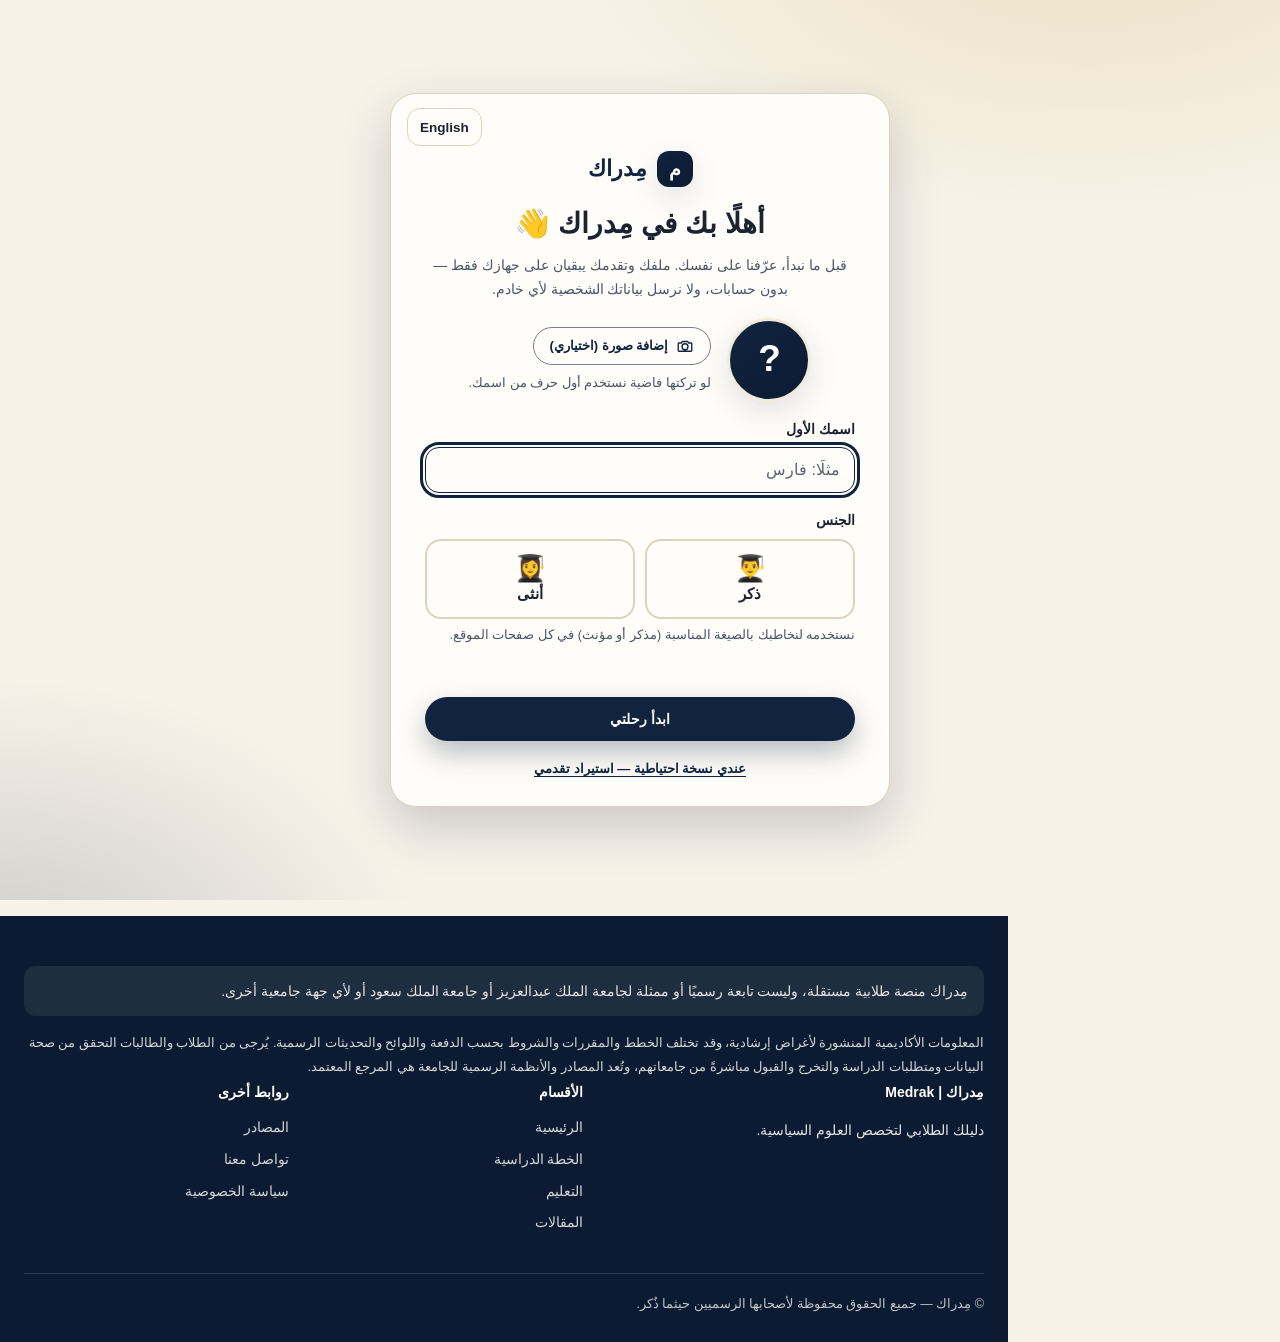
<file: decision-lab.html>
<!DOCTYPE html>
<html lang="ar" dir="rtl">
<head>
<meta charset="UTF-8">
<meta name="viewport" content="width=device-width, initial-scale=1.0">
<title data-ar="مختبر القرار | مِدراك" data-en="Decision Lab | Medrak">مختبر القرار | مِدراك</title>
<meta name="description" content="غرفة الأزمات السياسية، محاكي صنع السياسات، وابنِ دولتك — سيناريوهات تعليمية خيالية بالكامل لطالب العلوم السياسية.">
<script>
(function(){
  try {
    var d = document.documentElement;
    var g = function(k, f){ try { var v = localStorage.getItem(k); return v === null ? f : JSON.parse(v); } catch(e){ return f; } };
    var theme = g('medrak_theme', 'light') === 'dark' ? 'dark' : 'light';
    var female = !!g('medrak_gender', false);
    var lang = g('medrak_lang', 'ar') === 'en' ? 'en' : 'ar';
    var pal = g('medrak_palette', null);
    if (['classic','rose','emerald','ocean','lavender','sand'].indexOf(pal) < 0) pal = female ? 'rose' : 'classic';
    var lay = g('medrak_layout', 'sidebar');
    if (['sidebar','compact','wide','sequential'].indexOf(lay) < 0) lay = 'sidebar';
    d.setAttribute('data-theme', theme); d.setAttribute('data-palette', pal); d.setAttribute('data-layout', lay);
    d.setAttribute('data-gender', female ? 'female' : 'male');
    d.setAttribute('data-spotlight', g('medrak_spotlight', true) === false ? 'off' : 'on');
    d.setAttribute('lang', lang); d.setAttribute('dir', lang === 'en' ? 'ltr' : 'rtl');
    var uni = g('medrak_university', null);
    if (uni !== 'kau' && uni !== 'ksu' && uni !== 'none') {
      uni = null;
      try { var r = JSON.parse(localStorage.getItem('medrak_profile_v1') || 'null'); if (r && ((r.profile && r.profile.nickname) || r.studyPlanProgress || r.semesterTasks)) uni = 'kau'; } catch(e){}
    }
    var q = (location.search.match(/[?&]uni=(kau|ksu)(&|$)/) || [])[1];
    d.setAttribute('data-uni', q || ((uni === 'kau' || uni === 'ksu') ? uni : 'none'));
  } catch(e){}
})();
</script>
<link rel="stylesheet" href="assets/themes.css">
<link rel="stylesheet" href="assets/style.css">
<link rel="stylesheet" href="assets/shell.css">
<link rel="stylesheet" href="assets/university.css">
</head>
<body style="margin:0">
<div id="particle-field"></div>
<div id="scroll-progress"></div>
<div id="cursor-spotlight" aria-hidden="true"></div>
<div id="medrak-root">
<a href="#main" class="skip-link">تخطَّ إلى المحتوى</a>

<header class="topbar no-print">
  <button type="button" class="tb-btn icon-only nav-toggle" id="navToggle" aria-controls="sidebar" aria-expanded="false" aria-label="القائمة" data-aria-ar="القائمة" data-aria-en="Menu"><svg viewBox="0 0 24 24" fill="none" stroke="currentColor" stroke-width="1.8" stroke-linecap="round" stroke-linejoin="round" aria-hidden="true" focusable="false"><path d="M4 7h16 M4 12h16 M4 17h16"/></svg></button>
  <a class="brand" href="index.html"><span class="brand-mark" aria-hidden="true">م</span><span>مِدراك</span><small>Medrak</small></a>
  <span class="spacer"></span>
  <button type="button" class="tb-btn" id="uniBtn" aria-haspopup="menu" aria-expanded="false" aria-controls="uniMenu" aria-label="الجامعة"><svg viewBox="0 0 24 24" fill="none" stroke="currentColor" stroke-width="1.8" stroke-linecap="round" stroke-linejoin="round" aria-hidden="true" focusable="false"><path d="M3 21h18 M5 21V10 M9.5 21V10 M14.5 21V10 M19 21V10 M12 3 3 8h18z"/></svg><span class="uni-name tb-label" id="uniName"></span><span class="uni-code" id="uniCode"></span><svg viewBox="0 0 24 24" fill="none" stroke="currentColor" stroke-width="1.8" stroke-linecap="round" stroke-linejoin="round" aria-hidden="true" focusable="false" class="chev"><path d="M6 9l6 6 6-6"/></svg></button>
  <button type="button" class="tb-btn icon-only" id="tourBtn" aria-haspopup="dialog" aria-label="جولة التعريف بمزايا الموقع" data-aria-ar="جولة التعريف بمزايا الموقع" data-aria-en="Take a tour of the site" title="جولة التعريف" data-title-ar="جولة التعريف" data-title-en="Site tour"><svg viewBox="0 0 24 24" fill="none" stroke="currentColor" stroke-width="1.8" stroke-linecap="round" stroke-linejoin="round" aria-hidden="true" focusable="false"><path d="M12 21a9 9 0 1 0 0-18 9 9 0 0 0 0 18z M12 11v5 M12 8h.01"/></svg></button>
  <button type="button" class="tb-btn" id="customizeBtn" aria-haspopup="dialog" aria-label="تخصيص صفحتي" data-aria-ar="تخصيص صفحتي" data-aria-en="Customize my page"><svg viewBox="0 0 24 24" fill="none" stroke="currentColor" stroke-width="1.8" stroke-linecap="round" stroke-linejoin="round" aria-hidden="true" focusable="false"><path d="M12 3a9 9 0 1 0 0 18c1.1 0 1.8-.9 1.5-1.9-.4-1.2.4-2.1 1.6-2.1H17a4 4 0 0 0 4-4c0-5-4-10-9-10z M7.5 11.5h.01 M10 7.5h.01 M14.5 7.5h.01"/></svg><span class="tb-label" data-ar="تخصيص صفحتي" data-en="Customize my page">تخصيص صفحتي</span></button>
  <a class="tb-btn acct-chip" id="acctChip" href="profile.html" aria-label="ملفي"><span class="avatar" id="acctAvatar"></span><span class="tb-label" id="acctName"></span></a>
</header>
<nav class="topnav no-print" aria-label="التنقل العلوي" data-aria-ar="التنقل العلوي" data-aria-en="Top navigation"><a  href="index.html" data-page="index.html" aria-label="الرئيسية" data-aria-ar="الرئيسية" data-aria-en="Home" title="الرئيسية" data-title-ar="الرئيسية" data-title-en="Home"><svg viewBox="0 0 24 24" fill="none" stroke="currentColor" stroke-width="1.8" stroke-linecap="round" stroke-linejoin="round" aria-hidden="true" focusable="false"><path d="M3 10.5 12 3l9 7.5V20a1 1 0 0 1-1 1h-5v-6H9v6H4a1 1 0 0 1-1-1z"/></svg><span class="tn-label" data-ar="الرئيسية" data-en="Home">الرئيسية</span></a><a  href="index.html#kau" data-page="index.html" data-hash="#kau" aria-label="عن القسم" data-aria-ar="عن القسم" data-aria-en="The department" title="عن القسم" data-title-ar="عن القسم" data-title-en="The department"><svg viewBox="0 0 24 24" fill="none" stroke="currentColor" stroke-width="1.8" stroke-linecap="round" stroke-linejoin="round" aria-hidden="true" focusable="false"><path d="M3 21h18 M5 21V10 M9.5 21V10 M14.5 21V10 M19 21V10 M12 3 3 8h18z"/></svg><span class="tn-label" data-ar="عن القسم" data-en="The department">عن القسم</span></a><a  href="study-plan.html" data-page="study-plan.html" aria-label="الخطة الدراسية" data-aria-ar="الخطة الدراسية" data-aria-en="Study plan" title="الخطة الدراسية" data-title-ar="الخطة الدراسية" data-title-en="Study plan"><svg viewBox="0 0 24 24" fill="none" stroke="currentColor" stroke-width="1.8" stroke-linecap="round" stroke-linejoin="round" aria-hidden="true" focusable="false"><path d="M7 3v4 M17 3v4 M4 8h16 M5 5h14a1 1 0 0 1 1 1v13a1 1 0 0 1-1 1H5a1 1 0 0 1-1-1V6a1 1 0 0 1 1-1z"/></svg><span class="tn-label" data-ar="الخطة الدراسية" data-en="Study plan">الخطة الدراسية</span></a><a  href="education.html" data-page="education.html" aria-label="التعليم" data-aria-ar="التعليم" data-aria-en="Learning" title="التعليم" data-title-ar="التعليم" data-title-en="Learning"><svg viewBox="0 0 24 24" fill="none" stroke="currentColor" stroke-width="1.8" stroke-linecap="round" stroke-linejoin="round" aria-hidden="true" focusable="false"><path d="M12 6.5C10.5 5 8 4.5 4 4.5v13c4 0 6.5.5 8 2 1.5-1.5 4-2 8-2v-13c-4 0-6.5.5-8 2z M12 6.5v13"/></svg><span class="tn-label" data-ar="التعليم" data-en="Learning">التعليم</span></a><a  href="articles.html" data-page="articles.html" aria-label="المقالات" data-aria-ar="المقالات" data-aria-en="Articles" title="المقالات" data-title-ar="المقالات" data-title-en="Articles"><svg viewBox="0 0 24 24" fill="none" stroke="currentColor" stroke-width="1.8" stroke-linecap="round" stroke-linejoin="round" aria-hidden="true" focusable="false"><path d="M14 3H6a1 1 0 0 0-1 1v16a1 1 0 0 0 1 1h12a1 1 0 0 0 1-1V8z M14 3v5h5 M9 13h6 M9 17h6"/></svg><span class="tn-label" data-ar="المقالات" data-en="Articles">المقالات</span></a><a  href="decision-lab.html" data-page="decision-lab.html" aria-label="مختبر القرار" data-aria-ar="مختبر القرار" data-aria-en="Decision lab" title="مختبر القرار" data-title-ar="مختبر القرار" data-title-en="Decision lab"><svg viewBox="0 0 24 24" fill="none" stroke="currentColor" stroke-width="1.8" stroke-linecap="round" stroke-linejoin="round" aria-hidden="true" focusable="false"><path d="M12 21a9 9 0 1 0 0-18 9 9 0 0 0 0 18z M15.5 8.5 13.5 13.5 8.5 15.5 10.5 10.5z"/></svg><span class="tn-label" data-ar="مختبر القرار" data-en="Decision lab">مختبر القرار</span></a><a  href="communication.html" data-page="communication.html" aria-label="التواصل والتفاوض" data-aria-ar="التواصل والتفاوض" data-aria-en="Communication &amp; negotiation" title="التواصل والتفاوض" data-title-ar="التواصل والتفاوض" data-title-en="Communication &amp; negotiation"><svg viewBox="0 0 24 24" fill="none" stroke="currentColor" stroke-width="1.8" stroke-linecap="round" stroke-linejoin="round" aria-hidden="true" focusable="false"><path d="M21 12a8 8 0 0 1-11.5 7.2L4 20l1.1-4.3A8 8 0 1 1 21 12z"/></svg><span class="tn-label" data-ar="التواصل والتفاوض" data-en="Communication &amp; negotiation">التواصل والتفاوض</span></a><a  href="research-lab.html" data-page="research-lab.html" aria-label="البحث والتحليل" data-aria-ar="البحث والتحليل" data-aria-en="Research &amp; analysis" title="البحث والتحليل" data-title-ar="البحث والتحليل" data-title-en="Research &amp; analysis"><svg viewBox="0 0 24 24" fill="none" stroke="currentColor" stroke-width="1.8" stroke-linecap="round" stroke-linejoin="round" aria-hidden="true" focusable="false"><path d="M9 3h6 M10 3v6L4.5 19a1.5 1.5 0 0 0 1.3 2.2h12.4a1.5 1.5 0 0 0 1.3-2.2L14 9V3 M7.5 15h9"/></svg><span class="tn-label" data-ar="البحث والتحليل" data-en="Research &amp; analysis">البحث والتحليل</span></a><a  href="world-institutions.html" data-page="world-institutions.html" aria-label="العالم والمؤسسات" data-aria-ar="العالم والمؤسسات" data-aria-en="World &amp; institutions" title="العالم والمؤسسات" data-title-ar="العالم والمؤسسات" data-title-en="World &amp; institutions"><svg viewBox="0 0 24 24" fill="none" stroke="currentColor" stroke-width="1.8" stroke-linecap="round" stroke-linejoin="round" aria-hidden="true" focusable="false"><path d="M12 21a9 9 0 1 0 0-18 9 9 0 0 0 0 18z M3 12h18 M12 3c2.5 2.7 3.8 5.7 3.8 9s-1.3 6.3-3.8 9c-2.5-2.7-3.8-5.7-3.8-9S9.5 5.7 12 3z"/></svg><span class="tn-label" data-ar="العالم والمؤسسات" data-en="World &amp; institutions">العالم والمؤسسات</span></a><a  href="media-literacy.html" data-page="media-literacy.html" aria-label="الوعي المعلوماتي" data-aria-ar="الوعي المعلوماتي" data-aria-en="Media literacy" title="الوعي المعلوماتي" data-title-ar="الوعي المعلوماتي" data-title-en="Media literacy"><svg viewBox="0 0 24 24" fill="none" stroke="currentColor" stroke-width="1.8" stroke-linecap="round" stroke-linejoin="round" aria-hidden="true" focusable="false"><path d="M12 3 4 6v6c0 4.4 3.4 8.3 8 9 4.6-.7 8-4.6 8-9V6z M9 12l2 2 4-4"/></svg><span class="tn-label" data-ar="الوعي المعلوماتي" data-en="Media literacy">الوعي المعلوماتي</span></a><a  href="career.html" data-page="career.html" aria-label="مستقبلك المهني" data-aria-ar="مستقبلك المهني" data-aria-en="Your career" title="مستقبلك المهني" data-title-ar="مستقبلك المهني" data-title-en="Your career"><svg viewBox="0 0 24 24" fill="none" stroke="currentColor" stroke-width="1.8" stroke-linecap="round" stroke-linejoin="round" aria-hidden="true" focusable="false"><path d="M4 8h16a1 1 0 0 1 1 1v10a1 1 0 0 1-1 1H4a1 1 0 0 1-1-1V9a1 1 0 0 1 1-1z M9 8V5a1 1 0 0 1 1-1h4a1 1 0 0 1 1 1v3 M3 13h18"/></svg><span class="tn-label" data-ar="مستقبلك المهني" data-en="Your career">مستقبلك المهني</span></a><a  href="alumni.html" data-page="alumni.html" aria-label="خريجو مِدراك" data-aria-ar="خريجو مِدراك" data-aria-en="Medrak alumni" title="خريجو مِدراك" data-title-ar="خريجو مِدراك" data-title-en="Medrak alumni"><svg viewBox="0 0 24 24" fill="none" stroke="currentColor" stroke-width="1.8" stroke-linecap="round" stroke-linejoin="round" aria-hidden="true" focusable="false"><path d="M2 9l10-5 10 5-10 5z M6 11.5V16c0 1.2 2.7 3 6 3s6-1.8 6-3v-4.5 M22 9v6"/></svg><span class="tn-label" data-ar="خريجو مِدراك" data-en="Medrak alumni">خريجو مِدراك</span></a><a  href="profile.html" data-page="profile.html" aria-label="ملفي في مِدراك" data-aria-ar="ملفي في مِدراك" data-aria-en="My profile" title="ملفي في مِدراك" data-title-ar="ملفي في مِدراك" data-title-en="My profile"><svg viewBox="0 0 24 24" fill="none" stroke="currentColor" stroke-width="1.8" stroke-linecap="round" stroke-linejoin="round" aria-hidden="true" focusable="false"><path d="M12 12a4 4 0 1 0 0-8 4 4 0 0 0 0 8z M4 21a8 8 0 0 1 16 0"/></svg><span class="tn-label" data-ar="ملفي في مِدراك" data-en="My profile">ملفي في مِدراك</span></a><a  href="index.html#faq" data-page="index.html" data-hash="#faq" aria-label="الأسئلة الشائعة" data-aria-ar="الأسئلة الشائعة" data-aria-en="FAQ" title="الأسئلة الشائعة" data-title-ar="الأسئلة الشائعة" data-title-en="FAQ"><svg viewBox="0 0 24 24" fill="none" stroke="currentColor" stroke-width="1.8" stroke-linecap="round" stroke-linejoin="round" aria-hidden="true" focusable="false"><path d="M12 21a9 9 0 1 0 0-18 9 9 0 0 0 0 18z M9.5 9.5a2.5 2.5 0 1 1 3.5 2.3c-.7.4-1 1-1 1.7 M12 17h.01"/></svg><span class="tn-label" data-ar="الأسئلة الشائعة" data-en="FAQ">الأسئلة الشائعة</span></a><a  href="index.html#contact" data-page="index.html" data-hash="#contact" aria-label="تواصل معنا" data-aria-ar="تواصل معنا" data-aria-en="Contact us" title="تواصل معنا" data-title-ar="تواصل معنا" data-title-en="Contact us"><svg viewBox="0 0 24 24" fill="none" stroke="currentColor" stroke-width="1.8" stroke-linecap="round" stroke-linejoin="round" aria-hidden="true" focusable="false"><path d="M4 5h16a1 1 0 0 1 1 1v12a1 1 0 0 1-1 1H4a1 1 0 0 1-1-1V6a1 1 0 0 1 1-1z M3 7l9 6 9-6"/></svg><span class="tn-label" data-ar="تواصل معنا" data-en="Contact us">تواصل معنا</span></a><a  href="privacy.html" data-page="privacy.html" aria-label="سياسة الخصوصية" data-aria-ar="سياسة الخصوصية" data-aria-en="Privacy policy" title="سياسة الخصوصية" data-title-ar="سياسة الخصوصية" data-title-en="Privacy policy"><svg viewBox="0 0 24 24" fill="none" stroke="currentColor" stroke-width="1.8" stroke-linecap="round" stroke-linejoin="round" aria-hidden="true" focusable="false"><path d="M6 11h12a1 1 0 0 1 1 1v8a1 1 0 0 1-1 1H6a1 1 0 0 1-1-1v-8a1 1 0 0 1 1-1z M8 11V8a4 4 0 0 1 8 0v3"/></svg><span class="tn-label" data-ar="سياسة الخصوصية" data-en="Privacy policy">سياسة الخصوصية</span></a></nav>
<div class="sidebar-backdrop no-print" id="sidebarBackdrop"></div>
<nav class="sidebar no-print" id="sidebar" aria-label="التنقل الرئيسي" data-aria-ar="التنقل الرئيسي" data-aria-en="Main navigation">
  <div class="sidebar-head"><a class="brand" href="index.html"><span class="brand-mark" aria-hidden="true">م</span><span>مِدراك</span></a><button type="button" class="mk-x" id="sidebarClose" aria-label="إغلاق القائمة" data-aria-ar="إغلاق القائمة" data-aria-en="Close menu"><svg viewBox="0 0 24 24" fill="none" stroke="currentColor" stroke-width="1.8" stroke-linecap="round" stroke-linejoin="round" aria-hidden="true" focusable="false"><path d="M6 6l12 12 M18 6L6 18"/></svg></button></div>
  <div class="nav-group-title" data-ar="الأقسام" data-en="Sections">الأقسام</div>
  <a class="nav-item" href="index.html" data-page="index.html" aria-label="الرئيسية" data-aria-ar="الرئيسية" data-aria-en="Home" title="الرئيسية" data-title-ar="الرئيسية" data-title-en="Home"><svg viewBox="0 0 24 24" fill="none" stroke="currentColor" stroke-width="1.8" stroke-linecap="round" stroke-linejoin="round" aria-hidden="true" focusable="false"><path d="M3 10.5 12 3l9 7.5V20a1 1 0 0 1-1 1h-5v-6H9v6H4a1 1 0 0 1-1-1z"/></svg><span class="label" data-ar="الرئيسية" data-en="Home">الرئيسية</span></a><a class="nav-item" href="index.html#kau" data-page="index.html" data-hash="#kau" aria-label="عن القسم" data-aria-ar="عن القسم" data-aria-en="The department" title="عن القسم" data-title-ar="عن القسم" data-title-en="The department"><svg viewBox="0 0 24 24" fill="none" stroke="currentColor" stroke-width="1.8" stroke-linecap="round" stroke-linejoin="round" aria-hidden="true" focusable="false"><path d="M3 21h18 M5 21V10 M9.5 21V10 M14.5 21V10 M19 21V10 M12 3 3 8h18z"/></svg><span class="label" data-ar="عن القسم" data-en="The department">عن القسم</span></a><a class="nav-item" href="study-plan.html" data-page="study-plan.html" aria-label="الخطة الدراسية" data-aria-ar="الخطة الدراسية" data-aria-en="Study plan" title="الخطة الدراسية" data-title-ar="الخطة الدراسية" data-title-en="Study plan"><svg viewBox="0 0 24 24" fill="none" stroke="currentColor" stroke-width="1.8" stroke-linecap="round" stroke-linejoin="round" aria-hidden="true" focusable="false"><path d="M7 3v4 M17 3v4 M4 8h16 M5 5h14a1 1 0 0 1 1 1v13a1 1 0 0 1-1 1H5a1 1 0 0 1-1-1V6a1 1 0 0 1 1-1z"/></svg><span class="label" data-ar="الخطة الدراسية" data-en="Study plan">الخطة الدراسية</span></a><a class="nav-item" href="education.html" data-page="education.html" aria-label="التعليم" data-aria-ar="التعليم" data-aria-en="Learning" title="التعليم" data-title-ar="التعليم" data-title-en="Learning"><svg viewBox="0 0 24 24" fill="none" stroke="currentColor" stroke-width="1.8" stroke-linecap="round" stroke-linejoin="round" aria-hidden="true" focusable="false"><path d="M12 6.5C10.5 5 8 4.5 4 4.5v13c4 0 6.5.5 8 2 1.5-1.5 4-2 8-2v-13c-4 0-6.5.5-8 2z M12 6.5v13"/></svg><span class="label" data-ar="التعليم" data-en="Learning">التعليم</span></a><a class="nav-item" href="articles.html" data-page="articles.html" aria-label="المقالات" data-aria-ar="المقالات" data-aria-en="Articles" title="المقالات" data-title-ar="المقالات" data-title-en="Articles"><svg viewBox="0 0 24 24" fill="none" stroke="currentColor" stroke-width="1.8" stroke-linecap="round" stroke-linejoin="round" aria-hidden="true" focusable="false"><path d="M14 3H6a1 1 0 0 0-1 1v16a1 1 0 0 0 1 1h12a1 1 0 0 0 1-1V8z M14 3v5h5 M9 13h6 M9 17h6"/></svg><span class="label" data-ar="المقالات" data-en="Articles">المقالات</span></a><a class="nav-item" href="decision-lab.html" data-page="decision-lab.html" aria-label="مختبر القرار" data-aria-ar="مختبر القرار" data-aria-en="Decision lab" title="مختبر القرار" data-title-ar="مختبر القرار" data-title-en="Decision lab"><svg viewBox="0 0 24 24" fill="none" stroke="currentColor" stroke-width="1.8" stroke-linecap="round" stroke-linejoin="round" aria-hidden="true" focusable="false"><path d="M12 21a9 9 0 1 0 0-18 9 9 0 0 0 0 18z M15.5 8.5 13.5 13.5 8.5 15.5 10.5 10.5z"/></svg><span class="label" data-ar="مختبر القرار" data-en="Decision lab">مختبر القرار</span></a><a class="nav-item" href="communication.html" data-page="communication.html" aria-label="التواصل والتفاوض" data-aria-ar="التواصل والتفاوض" data-aria-en="Communication &amp; negotiation" title="التواصل والتفاوض" data-title-ar="التواصل والتفاوض" data-title-en="Communication &amp; negotiation"><svg viewBox="0 0 24 24" fill="none" stroke="currentColor" stroke-width="1.8" stroke-linecap="round" stroke-linejoin="round" aria-hidden="true" focusable="false"><path d="M21 12a8 8 0 0 1-11.5 7.2L4 20l1.1-4.3A8 8 0 1 1 21 12z"/></svg><span class="label" data-ar="التواصل والتفاوض" data-en="Communication &amp; negotiation">التواصل والتفاوض</span></a><a class="nav-item" href="research-lab.html" data-page="research-lab.html" aria-label="البحث والتحليل" data-aria-ar="البحث والتحليل" data-aria-en="Research &amp; analysis" title="البحث والتحليل" data-title-ar="البحث والتحليل" data-title-en="Research &amp; analysis"><svg viewBox="0 0 24 24" fill="none" stroke="currentColor" stroke-width="1.8" stroke-linecap="round" stroke-linejoin="round" aria-hidden="true" focusable="false"><path d="M9 3h6 M10 3v6L4.5 19a1.5 1.5 0 0 0 1.3 2.2h12.4a1.5 1.5 0 0 0 1.3-2.2L14 9V3 M7.5 15h9"/></svg><span class="label" data-ar="البحث والتحليل" data-en="Research &amp; analysis">البحث والتحليل</span></a><a class="nav-item" href="world-institutions.html" data-page="world-institutions.html" aria-label="العالم والمؤسسات" data-aria-ar="العالم والمؤسسات" data-aria-en="World &amp; institutions" title="العالم والمؤسسات" data-title-ar="العالم والمؤسسات" data-title-en="World &amp; institutions"><svg viewBox="0 0 24 24" fill="none" stroke="currentColor" stroke-width="1.8" stroke-linecap="round" stroke-linejoin="round" aria-hidden="true" focusable="false"><path d="M12 21a9 9 0 1 0 0-18 9 9 0 0 0 0 18z M3 12h18 M12 3c2.5 2.7 3.8 5.7 3.8 9s-1.3 6.3-3.8 9c-2.5-2.7-3.8-5.7-3.8-9S9.5 5.7 12 3z"/></svg><span class="label" data-ar="العالم والمؤسسات" data-en="World &amp; institutions">العالم والمؤسسات</span></a><a class="nav-item" href="media-literacy.html" data-page="media-literacy.html" aria-label="الوعي المعلوماتي" data-aria-ar="الوعي المعلوماتي" data-aria-en="Media literacy" title="الوعي المعلوماتي" data-title-ar="الوعي المعلوماتي" data-title-en="Media literacy"><svg viewBox="0 0 24 24" fill="none" stroke="currentColor" stroke-width="1.8" stroke-linecap="round" stroke-linejoin="round" aria-hidden="true" focusable="false"><path d="M12 3 4 6v6c0 4.4 3.4 8.3 8 9 4.6-.7 8-4.6 8-9V6z M9 12l2 2 4-4"/></svg><span class="label" data-ar="الوعي المعلوماتي" data-en="Media literacy">الوعي المعلوماتي</span></a><a class="nav-item" href="career.html" data-page="career.html" aria-label="مستقبلك المهني" data-aria-ar="مستقبلك المهني" data-aria-en="Your career" title="مستقبلك المهني" data-title-ar="مستقبلك المهني" data-title-en="Your career"><svg viewBox="0 0 24 24" fill="none" stroke="currentColor" stroke-width="1.8" stroke-linecap="round" stroke-linejoin="round" aria-hidden="true" focusable="false"><path d="M4 8h16a1 1 0 0 1 1 1v10a1 1 0 0 1-1 1H4a1 1 0 0 1-1-1V9a1 1 0 0 1 1-1z M9 8V5a1 1 0 0 1 1-1h4a1 1 0 0 1 1 1v3 M3 13h18"/></svg><span class="label" data-ar="مستقبلك المهني" data-en="Your career">مستقبلك المهني</span></a><a class="nav-item" href="alumni.html" data-page="alumni.html" aria-label="خريجو مِدراك" data-aria-ar="خريجو مِدراك" data-aria-en="Medrak alumni" title="خريجو مِدراك" data-title-ar="خريجو مِدراك" data-title-en="Medrak alumni"><svg viewBox="0 0 24 24" fill="none" stroke="currentColor" stroke-width="1.8" stroke-linecap="round" stroke-linejoin="round" aria-hidden="true" focusable="false"><path d="M2 9l10-5 10 5-10 5z M6 11.5V16c0 1.2 2.7 3 6 3s6-1.8 6-3v-4.5 M22 9v6"/></svg><span class="label" data-ar="خريجو مِدراك" data-en="Medrak alumni">خريجو مِدراك</span></a><a class="nav-item" href="profile.html" data-page="profile.html" aria-label="ملفي في مِدراك" data-aria-ar="ملفي في مِدراك" data-aria-en="My profile" title="ملفي في مِدراك" data-title-ar="ملفي في مِدراك" data-title-en="My profile"><svg viewBox="0 0 24 24" fill="none" stroke="currentColor" stroke-width="1.8" stroke-linecap="round" stroke-linejoin="round" aria-hidden="true" focusable="false"><path d="M12 12a4 4 0 1 0 0-8 4 4 0 0 0 0 8z M4 21a8 8 0 0 1 16 0"/></svg><span class="label" data-ar="ملفي في مِدراك" data-en="My profile">ملفي في مِدراك</span></a>
  <div class="nav-group-title" data-ar="المساعدة" data-en="Help">المساعدة</div>
  <a class="nav-item" href="index.html#faq" data-page="index.html" data-hash="#faq" aria-label="الأسئلة الشائعة" data-aria-ar="الأسئلة الشائعة" data-aria-en="FAQ" title="الأسئلة الشائعة" data-title-ar="الأسئلة الشائعة" data-title-en="FAQ"><svg viewBox="0 0 24 24" fill="none" stroke="currentColor" stroke-width="1.8" stroke-linecap="round" stroke-linejoin="round" aria-hidden="true" focusable="false"><path d="M12 21a9 9 0 1 0 0-18 9 9 0 0 0 0 18z M9.5 9.5a2.5 2.5 0 1 1 3.5 2.3c-.7.4-1 1-1 1.7 M12 17h.01"/></svg><span class="label" data-ar="الأسئلة الشائعة" data-en="FAQ">الأسئلة الشائعة</span></a><a class="nav-item" href="index.html#contact" data-page="index.html" data-hash="#contact" aria-label="تواصل معنا" data-aria-ar="تواصل معنا" data-aria-en="Contact us" title="تواصل معنا" data-title-ar="تواصل معنا" data-title-en="Contact us"><svg viewBox="0 0 24 24" fill="none" stroke="currentColor" stroke-width="1.8" stroke-linecap="round" stroke-linejoin="round" aria-hidden="true" focusable="false"><path d="M4 5h16a1 1 0 0 1 1 1v12a1 1 0 0 1-1 1H4a1 1 0 0 1-1-1V6a1 1 0 0 1 1-1z M3 7l9 6 9-6"/></svg><span class="label" data-ar="تواصل معنا" data-en="Contact us">تواصل معنا</span></a><a class="nav-item" href="privacy.html" data-page="privacy.html" aria-label="سياسة الخصوصية" data-aria-ar="سياسة الخصوصية" data-aria-en="Privacy policy" title="سياسة الخصوصية" data-title-ar="سياسة الخصوصية" data-title-en="Privacy policy"><svg viewBox="0 0 24 24" fill="none" stroke="currentColor" stroke-width="1.8" stroke-linecap="round" stroke-linejoin="round" aria-hidden="true" focusable="false"><path d="M6 11h12a1 1 0 0 1 1 1v8a1 1 0 0 1-1 1H6a1 1 0 0 1-1-1v-8a1 1 0 0 1 1-1z M8 11V8a4 4 0 0 1 8 0v3"/></svg><span class="label" data-ar="سياسة الخصوصية" data-en="Privacy policy">سياسة الخصوصية</span></a>
</nav>

<main id="main">

  <section>
    <div class="wrap">
      <h2 class="section-title" data-ar="مختبر القرار 🧭" data-en="Decision Lab 🧭">مختبر القرار 🧭</h2>
      <p class="section-sub" data-ar="ثلاث تجارب تفاعلية بسيناريوهات خيالية بالكامل — لا تمثل أي دولة حقيقية — تدرّبك على التفكير السياسي والتفاوض واتخاذ القرار." data-en="Three interactive experiences with entirely fictional scenarios — representing no real country — training you in political thinking, negotiation, and decision-making.">ثلاث تجارب تفاعلية بسيناريوهات خيالية بالكامل — لا تمثل أي دولة حقيقية — تدرّبك على التفكير السياسي والتفاوض واتخاذ القرار.</p>

      <div class="tabs" data-group="declab">
        <button class="tab-btn active" data-tab="crisis" data-ar="غرفة الأزمات السياسية" data-en="Crisis Room">غرفة الأزمات السياسية</button>
        <button class="tab-btn" data-tab="policy" data-ar="محاكي صنع السياسات" data-en="Policy Simulator">محاكي صنع السياسات</button>
        <button class="tab-btn" data-tab="nation" data-ar="ابنِ دولتك" data-en="Build Your Nation">ابنِ دولتك</button>
      </div>

      <!-- ===== غرفة الأزمات السياسية ===== -->
      <div class="tab-panel active" data-group="declab" data-panel="crisis">
        <div class="info-card" style="margin-bottom:20px">
          <p style="margin:0;font-size:13px;color:var(--text-soft)">📌 كل الدول والأسماء بهذا السيناريو <b>خيالية بالكامل</b>، وأي تشابه مع أي دولة حقيقية غير مقصود. الهدف تعليمي بحت.</p>
        </div>

        <div id="crisisIntro" class="info-card">
          <h3 style="margin:0 0 10px;color:var(--purple-text)">أزمة نهر الأمل 🌊</h3>
          <p style="margin:0 0 14px;font-size:14.5px">أنت مستشار سياسي في دولة <b>روفينيا</b>. نهر "الأمل" يغذي الزراعة في روفينيا ودولة الجوار <b>كالدوسيا</b> معًا. بعد أن أنشأت روفينيا سدًا جديدًا لتوليد الطاقة، انخفض تدفق المياه إلى كالدوسيا، والتوتر بين الدولتين يتصاعد.</p>
          <div class="grid-cards" style="margin-bottom:14px">
            <div class="field-card"><div class="emoji">📊</div><h3 style="font-size:14px">أدلة متاحة</h3><p>تقرير هيدرولوجي: انخفاض 30% بتدفق المياه لكالدوسيا خلال 6 أشهر.</p></div>
            <div class="field-card"><div class="emoji">🌾</div><h3 style="font-size:14px">أدلة متاحة</h3><p>40% من مزارعي كالدوسيا يعتمدون بشكل مباشر على النهر لموسمهم الزراعي.</p></div>
            <div class="field-card"><div class="emoji">📜</div><h3 style="font-size:14px">سياق تاريخي</h3><p>اتفاق مائي أولي بين الدولتين عام 1998 (خيالي) لم يُستكمل تفعيله بالكامل.</p></div>
          </div>
          <button class="btn btn-primary" id="crisisStartBtn" data-m="ابدأ الأزمة" data-f="ابدئي الأزمة" data-en="Start the Crisis">ابدأ الأزمة</button>
        </div>

        <div id="crisisGame" style="display:none">
          <div class="quiz-box" style="max-width:100%">
            <p style="margin:0 0 6px;font-size:12px;color:var(--text-soft)">المرحلة <span id="crisisStageNum">1</span> من 3</p>
            <h3 id="crisisStageTitle" style="margin:0 0 10px;color:var(--purple-text)"></h3>
            <p id="crisisStageDesc" style="margin:0 0 16px;font-size:14.5px"></p>
            <div class="quiz-opts" id="crisisChoices"></div>
            <div id="crisisResultBox" style="display:none;margin-top:16px;padding-top:14px;border-top:1px dashed var(--line)">
              <p id="crisisResultText" style="margin:0 0 8px;font-weight:700;color:var(--teal-deep)"></p>
              <p id="crisisResultExplain" style="margin:0 0 14px;font-size:13.5px;color:var(--text-soft)"></p>
              <button class="btn btn-primary" id="crisisNextBtn">المرحلة التالية</button>
            </div>
          </div>
        </div>

        <div id="crisisFinal" style="display:none" class="info-card">
          <h3 style="margin:0 0 14px;color:var(--purple-text)">ملخص القرارات 📋</h3>
          <div id="crisisIndicators" style="display:grid;gap:10px;margin-bottom:18px"></div>
          <div id="crisisChoicesSummary" style="font-size:13.5px;color:var(--text-soft);margin-bottom:16px"></div>
          <div style="text-align:center;margin-bottom:14px">
            <div style="font-size:34px" id="crisisBadgeEmoji"></div>
            <h3 id="crisisBadgeText" style="margin:6px 0;color:var(--purple-text)"></h3>
          </div>
          <div style="display:flex;gap:10px;justify-content:center;flex-wrap:wrap">
            <button class="btn btn-outline" id="crisisRetryBtn" data-m="جرّب مسارًا مختلفًا 🔁" data-f="جربي مسارًا مختلفًا 🔁" data-en="Try a Different Path 🔁">جرّب مسارًا مختلفًا 🔁</button>
          </div>
        </div>
      </div>

      <!-- ===== محاكي صنع السياسات ===== -->
      <div class="tab-panel" data-group="declab" data-panel="policy">
        <div class="info-card" style="margin-bottom:20px">
          <p style="margin:0;font-size:13px;color:var(--text-soft)">📌 المشكلة وكل الجهات المذكورة هنا <b>خيالية تعليمية</b>، والنتائج استرشادية تعليمية وليست تنبؤات حقيقية.</p>
        </div>

        <div id="policyWizard">
          <p style="margin:0 0 6px;font-size:12px;color:var(--text-soft)">الخطوة <span id="policyStepNum">1</span> من 5</p>
          <div class="quiz-box" style="max-width:100%">
            <div id="policyStepBody"></div>
          </div>
        </div>

        <div id="policyResult" style="display:none" class="info-card">
          <h3 style="margin:0 0 14px;color:var(--purple-text)">لوحة تقييم السياسة 📊</h3>
          <div id="policyIndicators" style="display:grid;gap:10px;margin-bottom:18px"></div>
          <div id="policySummaryText" style="font-size:13.5px;color:var(--text-soft);margin-bottom:16px"></div>
          <div style="display:flex;gap:10px;flex-wrap:wrap;justify-content:center">
            <button class="btn btn-outline" id="policyPrintBtn">🖨️ طباعة ملخص السياسة</button>
            <button class="btn btn-outline" id="policyRestartBtn">🔁 سياسة جديدة</button>
          </div>
        </div>
      </div>

      <!-- ===== ابنِ دولتك ===== -->
      <div class="tab-panel" data-group="declab" data-panel="nation">
        <div class="info-card" style="margin-bottom:20px">
          <p style="margin:0;font-size:13px;color:var(--text-soft)">📌 كل الأسماء والأعلام والأشكال هنا <b>خيالية تعليمية بالكامل</b> ولا تمثل أي دولة حقيقية.</p>
        </div>

        <div id="nationWizard">
          <p style="margin:0 0 6px;font-size:12px;color:var(--text-soft)">الخطوة <span id="nationStepNum">1</span> من 8</p>
          <div class="quiz-box" style="max-width:100%">
            <div id="nationStepBody"></div>
          </div>
        </div>

        <div id="nationResult" style="display:none" class="info-card">
          <div style="text-align:center;margin-bottom:18px">
            <svg id="nationEmblem" width="90" height="90" viewBox="0 0 100 100"></svg>
            <h3 id="nationCardName" style="margin:10px 0 4px;color:var(--purple-text)"></h3>
            <p id="nationCardTag" style="margin:0;font-size:13px;color:var(--text-soft)"></p>
          </div>
          <div id="nationSummary" style="font-size:13.5px;margin-bottom:16px"></div>
          <div style="background:var(--surface-2);border-radius:var(--radius-sm);padding:14px;margin-bottom:16px">
            <p style="margin:0 0 8px;font-weight:700;font-size:13px">🧩 تحديات إدارية افتراضية للتفكير فيها</p>
            <p id="nationChallenges" style="margin:0;font-size:13px;color:var(--text-soft)"></p>
          </div>
          <div style="display:flex;gap:10px;flex-wrap:wrap;justify-content:center">
            <button class="btn btn-outline" id="nationPrintBtn">🖨️ طباعة بطاقة الدولة</button>
            <button class="btn btn-outline" id="nationRestartBtn" data-m="🔁 ابنِ دولة جديدة" data-f="🔁 ابني دولة جديدة" data-en="🔁 Build a New Nation">🔁 ابنِ دولة جديدة</button>
          </div>
        </div>
      </div>

    </div>
  </section>

</main>

<footer class="site">
  <div class="wrap">
    <div class="foot-notice" data-ar="مِدراك منصة طلابية مستقلة، وليست تابعة رسميًا أو ممثلة لجامعة الملك عبدالعزيز أو جامعة الملك سعود أو لأي جهة جامعية أخرى." data-en="Medrak is an independent student platform and is not officially affiliated with, or representing, King Abdulaziz University, King Saud University or any other university body.">مِدراك منصة طلابية مستقلة، وليست تابعة رسميًا أو ممثلة لجامعة الملك عبدالعزيز أو جامعة الملك سعود أو لأي جهة جامعية أخرى.</div>
    <p class="foot-notice-2" data-ar="المعلومات الأكاديمية المنشورة لأغراض إرشادية، وقد تختلف الخطط والمقررات والشروط بحسب الدفعة واللوائح والتحديثات الرسمية. يُرجى من الطلاب والطالبات التحقق من صحة البيانات ومتطلبات الدراسة والتخرج والقبول مباشرةً من جامعاتهم، وتُعد المصادر والأنظمة الرسمية للجامعة هي المرجع المعتمد." data-en="The academic information published here is for guidance only. Plans, courses and conditions may vary by cohort, regulations and official updates. Students are asked to verify data and study, graduation and admission requirements directly with their universities; the university’s official sources and systems are the authoritative reference.">المعلومات الأكاديمية المنشورة لأغراض إرشادية، وقد تختلف الخطط والمقررات والشروط بحسب الدفعة واللوائح والتحديثات الرسمية. يُرجى من الطلاب والطالبات التحقق من صحة البيانات ومتطلبات الدراسة والتخرج والقبول مباشرةً من جامعاتهم، وتُعد المصادر والأنظمة الرسمية للجامعة هي المرجع المعتمد.</p>
    <div class="foot-grid">
      <div>
        <h5>مِدراك | Medrak</h5>
        <p style="max-width:32ch" data-ar="دليلك الطلابي لتخصص العلوم السياسية." data-en="Your student guide to the Political Science major.">دليلك الطلابي لتخصص العلوم السياسية.</p>
      </div>
      <div>
        <h5 data-ar="الأقسام" data-en="Sections">الأقسام</h5>
        <a href="index.html" data-ar="الرئيسية" data-en="Home">الرئيسية</a>
        <a href="study-plan.html" data-ar="الخطة الدراسية" data-en="Study Plan">الخطة الدراسية</a>
        <a href="education.html" data-ar="التعليم" data-en="Learning">التعليم</a>
        <a href="articles.html" data-ar="المقالات" data-en="Articles">المقالات</a>
      </div>
      <div>
        <h5 data-ar="روابط أخرى" data-en="Other Links">روابط أخرى</h5>
        <a href="index.html#sources" data-ar="المصادر" data-en="Sources">المصادر</a>
        <a href="index.html#contact" data-ar="تواصل معنا" data-en="Contact">تواصل معنا</a>
        <a href="privacy.html" data-ar="سياسة الخصوصية" data-en="Privacy Policy">سياسة الخصوصية</a>
      </div>
    </div>
    <div class="foot-bottom" data-ar="© مِدراك — جميع الحقوق محفوظة لأصحابها الرسميين حيثما ذُكر." data-en="© Medrak — All rights reserved to their respective official owners where noted.">© مِدراك — جميع الحقوق محفوظة لأصحابها الرسميين حيثما ذُكر.</div>
  </div>
</footer>

<button class="back-top" id="backTop" aria-label="عودة للأعلى">↑</button>

<script src="assets/store.js"></script>
<script src="assets/common.js"></script>
<script src="assets/shell.js"></script>
<script src="assets/universities/registry.js"></script>
<script src="assets/university-ui.js"></script>
<script src="assets/stats.js"></script>
<script data-goatcounter="https://medrak1999.goatcounter.com/count" async src="//gc.zgo.at/count.js"></script>
<script>
(function(){
  const root = document.getElementById('medrak-root');

  /* ============================================================
     غرفة الأزمات السياسية — سيناريو "أزمة نهر الأمل" (خيالي بالكامل)
     ============================================================ */
  const crisisScenario = {
    id: 'river-of-hope',
    indicators: { diplomacy: 50, stability: 50, trust: 50, sustainability: 50 },
    stages: [
      {
        title: "المرحلة الأولى: كيف تتعامل مع الأزمة؟",
        desc: "التوتر يتصاعد بين روفينيا وكالدوسيا حول تدفق مياه نهر الأمل. عليك اختيار النهج الأول للتعامل مع الموقف.",
        choices: [
          { text: "الدعوة لمفاوضات ثنائية مباشرة مع كالدوسيا",
            result: "وافقت كالدوسيا على الجلوس للتفاوض المباشر، لكن الحل قد يأخذ وقتًا أطول.",
            explain: "هذا يعكس مبدأ 'الدبلوماسية الثنائية' الذي يمنح الطرفين تحكمًا كاملًا بمسار الحل، لكنه يفتقر أحيانًا لضمانات خارجية للالتزام.",
            delta: { diplomacy: 12, stability: 2, trust: 6, sustainability: 0 } },
          { text: "طلب وساطة من منظمة إقليمية خيالية (اتحاد الأنهار المشترك)",
            result: "قبلت كالدوسيا الوساطة، وبدأت المنظمة الإقليمية بجمع الأطراف لجلسة حوار محايدة.",
            explain: "الوساطة الدولية تجسّد مفهوم 'الدبلوماسية الوقائية' — إشراك طرف ثالث محايد لتهدئة التصعيد قبل تفاقمه.",
            delta: { diplomacy: 8, stability: 14, trust: -2, sustainability: 6 } },
          { text: "تقليل الضخ من السد مؤقتًا كبادرة حسن نية أحادية",
            result: "هدأ التوتر الشعبي بكالدوسيا مؤقتًا، لكن بعض الأصوات الداخلية بروفينيا انتقدت القرار كتنازل سابق لأوانه.",
            explain: "الإجراءات الأحادية قد تخفّف التصعيد سريعًا، لكنها تفتقر لالتزام متبادل، وهذا ما تناقشه نظرية 'المعضلة الأمنية' في العلاقات الدولية.",
            delta: { diplomacy: -4, stability: -6, trust: 10, sustainability: 4 } },
        ]
      },
      {
        title: "المرحلة الثانية: آلية تقاسم المياه",
        desc: "بدأ الحوار الرسمي. المطلوب الآن الاتفاق على آلية تحدد كيف تُقسّم مياه النهر بين الدولتين.",
        choices: [
          { text: "حصص ثابتة سنويًا لكل دولة",
            result: "توصل الطرفان لاتفاق واضح وسهل التطبيق إداريًا.",
            explain: "الحصص الثابتة تسهّل التخطيط، لكنها تفترض ثبات كمية المياه سنويًا — وهذا افتراض قد لا يصمد أمام تغيّر المناخ.",
            delta: { diplomacy: 6, stability: 8, trust: 4, sustainability: -6 } },
          { text: "إدارة تكيّفية تُحدَّث سنويًا حسب مستوى المياه الفعلي",
            result: "اتفق الطرفان على آلية مرنة تراجع الأرقام كل موسم بناءً على بيانات فعلية.",
            explain: "هذا يطبّق مبدأ 'الإدارة التكيّفية للموارد المشتركة'، وهو نهج معاصر في حوكمة المياه العابرة للحدود يوازن بين العدالة والاستدامة.",
            delta: { diplomacy: 4, stability: 4, trust: 6, sustainability: 14 } },
          { text: "الاكتفاء ببيان نوايا عام دون تفاصيل فنية دقيقة",
            result: "وقّع الطرفان بيانًا سريعًا، لكن الغموض بالتفاصيل ترك الباب مفتوحًا لخلافات لاحقة حول التفسير.",
            explain: "الاتفاقات الغامضة تحقق نتائج إعلامية سريعة، لكن أدبيات التفاوض الدولي تحذّر من أنها غالبًا ما تؤجل الخلاف الحقيقي بدل حله.",
            delta: { diplomacy: 8, stability: -8, trust: -6, sustainability: -2 } },
        ]
      },
      {
        title: "المرحلة الثالثة: ضمان الالتزام بالاتفاق",
        desc: "الاتفاق شبه جاهز. تبقى مسألة أساسية: كيف تضمن الدولتان التزام الطرفين على المدى الطويل؟",
        choices: [
          { text: "إنشاء هيئة مراقبة مشتركة دائمة بين الدولتين",
            result: "أُنشئت هيئة فنية مشتركة لمتابعة تنفيذ الاتفاق بشفافية.",
            explain: "الآليات المؤسسية الدائمة تُعد من أقوى أدوات ضمان استمرار الاتفاقات الدولية، لأنها تحوّل الثقة السياسية المؤقتة إلى التزام مؤسسي.",
            delta: { diplomacy: 10, stability: 10, trust: 10, sustainability: 6 } },
          { text: "الاكتفاء بمراجعة دورية غير ملزمة كل عدة سنوات",
            result: "الاتفاق سهل التنفيذ إداريًا، لكن غياب المتابعة المستمرة يترك مجالًا لتراجع الالتزام تدريجيًا.",
            explain: "المراجعة غير الملزمة أقل تكلفة، لكنها تعتمد بالكامل على 'حسن النية' المتبادل، وهو أساس هش في العلاقات الدولية طويلة المدى.",
            delta: { diplomacy: 2, stability: -4, trust: -2, sustainability: 0 } },
          { text: "ربط الاتفاق بعقوبات تجارية تلقائية عند الإخلال",
            result: "شعرت كالدوسيا أن هذا الشرط أقرب للتهديد، ما زاد الحساسية رغم توقيع الاتفاق.",
            explain: "الربط بالعقوبات التلقائية يعزز الالتزام نظريًا، لكن أدبيات التفاوض تُظهر أنه قد يُنظر إليه كضغط يقوّض 'التفاوض التكاملي' القائم على المصالح المشتركة لا التهديد.",
            delta: { diplomacy: -8, stability: 4, trust: -4, sustainability: 4 } },
        ]
      },
    ]
  };

  let crisisState = null;

  function crisisStart(){
    crisisState = { stageIndex: 0, indicators: Object.assign({}, crisisScenario.indicators), log: [] };
    document.getElementById('crisisIntro').style.display = 'none';
    document.getElementById('crisisFinal').style.display = 'none';
    document.getElementById('crisisGame').style.display = 'block';
    crisisRenderStage();
  }

  function crisisRenderStage(){
    const stage = crisisScenario.stages[crisisState.stageIndex];
    document.getElementById('crisisStageNum').textContent = crisisState.stageIndex + 1;
    document.getElementById('crisisStageTitle').textContent = stage.title;
    document.getElementById('crisisStageDesc').textContent = stage.desc;
    document.getElementById('crisisResultBox').style.display = 'none';
    const choicesBox = document.getElementById('crisisChoices');
    choicesBox.innerHTML = '';
    stage.choices.forEach((choice, i) => {
      const btn = document.createElement('button');
      btn.className = 'quiz-opt';
      btn.textContent = choice.text;
      btn.addEventListener('click', function(){
        choicesBox.querySelectorAll('.quiz-opt').forEach(b => b.disabled = true);
        Object.keys(choice.delta).forEach(k => {
          crisisState.indicators[k] = Math.max(0, Math.min(100, crisisState.indicators[k] + choice.delta[k]));
        });
        crisisState.log.push({ stage: stage.title, choice: choice.text });
        document.getElementById('crisisResultText').textContent = '📌 ' + choice.result;
        document.getElementById('crisisResultExplain').textContent = '💡 ' + choice.explain;
        document.getElementById('crisisResultBox').style.display = 'block';
        if (window.medrakSound) window.medrakSound.play('success');
      });
      choicesBox.appendChild(btn);
    });
  }

  document.getElementById('crisisNextBtn').addEventListener('click', function(){
    crisisState.stageIndex++;
    if (crisisState.stageIndex >= crisisScenario.stages.length) { crisisFinish(); }
    else { crisisRenderStage(); }
  });

  const indicatorLabels = { diplomacy: 'العلاقات الدبلوماسية', stability: 'الاستقرار الإقليمي', trust: 'الثقة الشعبية', sustainability: 'الاستدامة البيئية' };

  function crisisFinish(){
    document.getElementById('crisisGame').style.display = 'none';
    document.getElementById('crisisFinal').style.display = 'block';
    const box = document.getElementById('crisisIndicators');
    box.innerHTML = '';
    let total = 0, count = 0;
    Object.keys(crisisState.indicators).forEach(k => {
      const val = crisisState.indicators[k];
      total += val; count++;
      const row = document.createElement('div');
      row.innerHTML = '<div style="display:flex;justify-content:space-between;font-size:13px;margin-bottom:4px"><span>'+indicatorLabels[k]+'</span><b>'+val+'%</b></div>'+
        '<div style="background:var(--surface-2);border-radius:999px;height:8px;overflow:hidden"><div style="width:'+val+'%;height:100%;background:linear-gradient(90deg,var(--purple),var(--teal))"></div></div>';
      box.appendChild(row);
    });
    document.getElementById('crisisChoicesSummary').innerHTML = crisisState.log.map((l,i) =>
      '<div style="margin-bottom:6px"><b>'+(i+1)+'.</b> '+l.choice+'</div>').join('');
    const avg = total / count;
    let badgeEmoji, badgeText;
    if (avg >= 70) { badgeEmoji = '🏅'; badgeText = 'دبلوماسي محترف'; }
    else if (avg >= 50) { badgeEmoji = '🎖️'; badgeText = 'مفاوض واعد'; }
    else { badgeEmoji = '📘'; badgeText = 'قيد التعلم — جرّب مسارًا آخر'; }
    document.getElementById('crisisBadgeEmoji').textContent = badgeEmoji;
    document.getElementById('crisisBadgeText').textContent = badgeText;

    if (window.MedrakStore) {
      const prev = window.MedrakStore.get('crisisLab', { completions: 0, bestAvg: 0, badges: [] });
      prev.completions = (prev.completions || 0) + 1;
      prev.bestAvg = Math.max(prev.bestAvg || 0, Math.round(avg));
      if (!prev.badges.includes(badgeText)) prev.badges.push(badgeText);
      prev.lastPlayed = new Date().toISOString();
      window.MedrakStore.set('crisisLab', prev);
    }
    if (window.medrakSound) window.medrakSound.play('achievement');
    if (window.medrakConfetti) window.medrakConfetti();
    if (window.medrakRecordAchievement) medrakRecordAchievement('أنهيت غرفة الأزمات السياسية بنتيجة: ' + badgeText);
  }

  document.getElementById('crisisStartBtn').addEventListener('click', crisisStart);
  document.getElementById('crisisRetryBtn').addEventListener('click', function(){
    document.getElementById('crisisFinal').style.display = 'none';
    document.getElementById('crisisIntro').style.display = 'block';
  });

  /* ============================================================
     محاكي صنع السياسات — مشكلة عامة خيالية، وزارة/بلدية غير محددة الهوية
     ============================================================ */
  const policyProblems = [
    { id:'transport', label:'تحسين النقل العام في مدينة خيالية' },
    { id:'waste', label:'تقليل النفايات وتحسين إعادة التدوير' },
    { id:'library', label:'تطوير مكتبة عامة وخدماتها' },
    { id:'publicspace', label:'زيادة المساحات العامة والحدائق' },
    { id:'digital', label:'دعم التعليم الرقمي للطلاب' },
    { id:'water', label:'ترشيد استهلاك المياه في بيئة خيالية' },
  ];
  const policyGoals = [
    { id:'high', label:'طموح عالٍ — تغيير جذري خلال فترة قصيرة',
      note:'الأهداف الطموحة تزيد الأثر المحتمل، لكنها غالبًا ترفع المخاطر وتقلل قابلية التنفيذ الواقعية.',
      delta:{impact:12, risk:10, feasibility:-8} },
    { id:'mid', label:'هدف متوسط — تحسين ملموس تدريجي',
      note:'الأهداف المتوسطة توازن غالبًا بين الطموح والواقعية، وهذا نهج شائع في السياسات العامة التجريبية.',
      delta:{} },
    { id:'low', label:'هدف تدريجي — خطوات صغيرة قابلة للتكرار',
      note:'النهج التدريجي (Incrementalism) نظرية معروفة في تحليل السياسات، تقلل المخاطرة على حساب سرعة الأثر.',
      delta:{risk:-8, sustainability:6, impact:-6} },
  ];
  const policyTools = [
    { id:'law', label:'تشريع وتنظيم', delta:{feasibility:-5, impact:10, sustainability:8, cost:-5, risk:5} },
    { id:'incentive', label:'حوافز مالية', delta:{cost:15, impact:8, satisfaction:10} },
    { id:'awareness', label:'حملة توعية مجتمعية', delta:{cost:-10, impact:4, sustainability:6, satisfaction:6} },
    { id:'infra', label:'تطوير بنية تحتية', delta:{cost:20, impact:14, sustainability:10, feasibility:-8} },
    { id:'partnership', label:'شراكة مع القطاع الخاص', delta:{cost:-8, feasibility:8, impact:6, risk:6} },
  ];
  const policyBudget = [
    { id:'exec', label:'التركيز على التنفيذ المباشر', delta:{impact:8, sustainability:-4} },
    { id:'awareness2', label:'التركيز على التوعية المجتمعية', delta:{satisfaction:10, impact:-2} },
    { id:'monitor', label:'التركيز على المتابعة والتقييم', delta:{sustainability:12, risk:-8} },
  ];
  const policyDurations = [
    { id:'short', label:'قصيرة (٣ أشهر)', delta:{feasibility:10, sustainability:-10, impact:-4} },
    { id:'mid', label:'متوسطة (سنة)', delta:{} },
    { id:'long', label:'طويلة (٣ سنوات)', delta:{sustainability:10, feasibility:-6, risk:4} },
  ];

  let policy = { step:0, problem:null, goal:null, tools:[], budget:null, duration:null };
  const policySteps = [
    { key:'problem', title:'حدد المشكلة العامة', options: policyProblems, type:'single' },
    { key:'goal', title:'ما مستوى طموح الهدف؟', options: policyGoals, type:'single' },
    { key:'tools', title:'اختر الأدوات (من 1 إلى 3)', options: policyTools, type:'multi' },
    { key:'budget', title:'أين يتركّز إنفاق الميزانية؟', options: policyBudget, type:'single' },
    { key:'duration', title:'ما مدة تنفيذ السياسة؟', options: policyDurations, type:'single' },
  ];

  function policyRenderStep(){
    const step = policySteps[policy.step];
    document.getElementById('policyStepNum').textContent = policy.step + 1;
    const body = document.getElementById('policyStepBody');
    let html = '<p style="margin:0 0 14px;font-weight:700;color:var(--purple-text)">' + step.title + '</p><div class="quiz-opts" id="policyOptsBox"></div>';
    if (step.type === 'multi') html += '<button class="btn btn-primary" id="policyNextBtn" style="margin-top:16px" disabled>التالي</button>';
    body.innerHTML = html;
    const optsBox = document.getElementById('policyOptsBox');
    step.options.forEach(opt => {
      const btn = document.createElement('button');
      btn.className = 'quiz-opt';
      btn.textContent = opt.label;
      if (step.type === 'single') {
        btn.addEventListener('click', function(){
          policy[step.key] = opt;
          if (opt.note) {
            const note = document.createElement('p');
            note.style.cssText = 'font-size:13px;color:var(--text-soft);margin:12px 0 0';
            note.textContent = '💡 ' + opt.note;
            body.appendChild(note);
          }
          setTimeout(policyAdvance, opt.note ? 900 : 300);
        });
      } else {
        btn.addEventListener('click', function(){
          const idx = policy.tools.findIndex(t => t.id === opt.id);
          if (idx >= 0) { policy.tools.splice(idx,1); btn.style.borderColor = ''; btn.style.background=''; }
          else {
            if (policy.tools.length >= 3) return;
            policy.tools.push(opt); btn.style.borderColor = 'var(--teal)'; btn.style.background = 'var(--surface-2)';
          }
          document.getElementById('policyNextBtn').disabled = policy.tools.length === 0;
        });
      }
      optsBox.appendChild(btn);
    });
    if (step.type === 'multi') {
      document.getElementById('policyNextBtn').addEventListener('click', policyAdvance);
    }
  }
  function policyAdvance(){
    if (policy.step === 0) { if (window.medrakTrack) medrakTrack('use_political_simulation', {simulation:'policy_simulator'}); }
    policy.step++;
    if (policy.step >= policySteps.length) policyFinish();
    else policyRenderStep();
  }
  function policyFinish(){
    document.getElementById('policyWizard').style.display = 'none';
    document.getElementById('policyResult').style.display = 'block';
    const indicators = { cost:50, feasibility:50, impact:50, sustainability:50, satisfaction:50, risk:50 };
    const applyDelta = (delta) => { Object.keys(delta||{}).forEach(k => { indicators[k] = Math.max(0, Math.min(100, indicators[k] + delta[k])); }); };
    applyDelta(policy.goal.delta);
    policy.tools.forEach(t => applyDelta(t.delta));
    applyDelta(policy.budget.delta);
    applyDelta(policy.duration.delta);
    const labels = { cost:'التكلفة', feasibility:'القابلية للتنفيذ', impact:'الأثر المتوقع', sustainability:'الاستدامة', satisfaction:'رضا الفئات المستفيدة', risk:'المخاطر المحتملة' };
    const box = document.getElementById('policyIndicators');
    box.innerHTML = '';
    Object.keys(indicators).forEach(k => {
      const row = document.createElement('div');
      row.innerHTML = '<div style="display:flex;justify-content:space-between;font-size:13px;margin-bottom:4px"><span>'+labels[k]+'</span><b>'+indicators[k]+'%</b></div>'+
        '<div style="background:var(--surface-2);border-radius:999px;height:8px;overflow:hidden"><div style="width:'+indicators[k]+'%;height:100%;background:linear-gradient(90deg,var(--purple),var(--teal))"></div></div>';
      box.appendChild(row);
    });
    document.getElementById('policySummaryText').innerHTML =
      '<b>المشكلة:</b> ' + policy.problem.label + '<br>' +
      '<b>الأدوات المختارة:</b> ' + policy.tools.map(t=>t.label).join('، ') + '<br>' +
      '<b>ملاحظة:</b> هذي النتائج تعليمية استرشادية، وليست تنبؤًا حقيقيًا بنجاح أي سياسة فعلية.';
    if (window.medrakSound) window.medrakSound.play('achievement');
    if (window.MedrakStore) {
      const prev = MedrakStore.get('policySim', { completions: 0 });
      prev.completions = (prev.completions||0) + 1; prev.lastPlayed = new Date().toISOString();
      MedrakStore.set('policySim', prev);
    }
  }
  policyRenderStep();
  document.getElementById('policyPrintBtn').addEventListener('click', function(){ window.print(); });
  document.getElementById('policyRestartBtn').addEventListener('click', function(){
    policy = { step:0, problem:null, goal:null, tools:[], budget:null, duration:null };
    document.getElementById('policyResult').style.display = 'none';
    document.getElementById('policyWizard').style.display = 'block';
    policyRenderStep();
  });

  /* ============================================================
     ابنِ دولتك — دولة خيالية بالكامل
     ============================================================ */
  const nationNames = ['أوريدال','فينتوريا','كالمارا','سيلفانوس','أندرين','نوفاتيرا','بريستوفيا','مارينوس'];
  const nationSteps = [
    { key:'geo', title:'اختر الشكل الجغرافي لدولتك',
      options: [
        {id:'coastal', label:'ساحلية', note:'الدول الساحلية غالبًا تعتمد اقتصاديًا على التجارة البحرية والصيد.', color:'#1D7A9C'},
        {id:'mountain', label:'جبلية', note:'التضاريس الجبلية تؤثر على سهولة النقل الداخلي وتوزيع السكان.', color:'#4A6B4E'},
        {id:'desert', label:'صحراوية', note:'الدول الصحراوية تواجه غالبًا تحديات في إدارة المياه والزراعة.', color:'#C98A3D'},
        {id:'island', label:'جزرية', note:'الدول الجزرية تعتمد بشدة على الملاحة والعلاقات البحرية الدولية.', color:'#2A9D8F'},
        {id:'plains', label:'سهلية', note:'السهول الواسعة تسهّل الزراعة والنقل البري عادةً.', color:'#7CA85B'},
      ]},
    { key:'population', title:'حجم عدد السكان الافتراضي',
      options: [
        {id:'small', label:'صغيرة (أقل من مليون)', note:'الدول الصغيرة سكانيًا قد تتمتع بسهولة إدارية أكبر لكن بموارد بشرية أقل.'},
        {id:'mid', label:'متوسطة (1 إلى 10 ملايين)', note:'الحجم المتوسط يوازن غالبًا بين إمكانية الإدارة وتوفر الموارد البشرية.'},
        {id:'large', label:'كبيرة (أكثر من 10 ملايين)', note:'الدول كبيرة السكان تحتاج غالبًا هياكل إدارية أكثر تعقيدًا لضمان الكفاءة.'},
      ]},
    { key:'admin', title:'الهيكل الإداري',
      options: [
        {id:'central', label:'مركزي', note:'النظام المركزي يسهّل تنسيق القرار لكنه قد يبطئ الاستجابة للاحتياجات المحلية.'},
        {id:'federal', label:'فيدرالي', note:'النظام الفيدرالي يمنح الأقاليم صلاحيات واسعة، مناسب للدول متنوعة جغرافيًا أو سكانيًا.'},
        {id:'decentral', label:'لامركزي', note:'اللامركزية الإدارية تمنح صلاحيات تنفيذية للمحليات مع بقاء السيادة مركزية.'},
      ]},
    { key:'legislature', title:'شكل السلطة التشريعية',
      options: [
        {id:'unicameral', label:'مجلس تشريعي واحد', note:'المجلس الواحد يسرّع سن التشريعات، وشائع بالدول الأصغر حجمًا.'},
        {id:'bicameral', label:'مجلسان تشريعيان', note:'ازدواجية المجالس التشريعية تضيف طبقة مراجعة إضافية، وشائعة بالدول الفيدرالية.'},
      ]},
    { key:'electoral', title:'النظام الانتخابي',
      options: [
        {id:'proportional', label:'التمثيل النسبي', note:'يوزّع المقاعد حسب نسبة الأصوات، ويتيح تمثيلًا أوسع للأحزاب الصغيرة.'},
        {id:'majority', label:'نظام الأغلبية', note:'يمنح المقعد لمن يحصل على أعلى الأصوات بالدائرة، ويميل لتشكيل حكومات أكثر استقرارًا عدديًا.'},
        {id:'mixed', label:'نظام مختلط', note:'يجمع بين النسبي والأغلبية لموازنة التمثيل والاستقرار.'},
      ]},
    { key:'priority', title:'أولوية الميزانية الأولى',
      options: [
        {id:'education', label:'التعليم', note:'الاستثمار بالتعليم يُعد استثمارًا طويل المدى في رأس المال البشري.'},
        {id:'health', label:'الصحة', note:'الإنفاق الصحي المرتفع يحسّن مؤشرات جودة الحياة على المدى المتوسط.'},
        {id:'infra', label:'البنية التحتية', note:'البنية التحتية القوية تدعم النمو الاقتصادي وتسهّل باقي الخدمات.'},
        {id:'defense', label:'الدفاع', note:'الإنفاق الدفاعي يرتفع عادة في الدول ذات الحدود المتعددة أو البيئة الإقليمية المتوترة.'},
        {id:'environment', label:'البيئة', note:'إعطاء أولوية للبيئة يعكس نهج تنمية مستدامة طويل المدى.'},
      ]},
    { key:'foreign', title:'طبيعة العلاقات مع دول خيالية أخرى',
      options: [
        {id:'open', label:'منفتحة (تجارة وتحالفات واسعة)', note:'الانفتاح الخارجي يعزز التبادل الاقتصادي لكنه يزيد الاعتماد المتبادل.'},
        {id:'balanced', label:'متوازنة (علاقات مدروسة انتقائيًا)', note:'النهج المتوازن يقلل التبعية لأي طرف واحد ويمنح مرونة أكبر بالسياسة الخارجية.'},
        {id:'closed', label:'منغلقة نسبيًا (اكتفاء ذاتي)', note:'التركيز على الاكتفاء الذاتي يقلل الاعتماد الخارجي لكنه قد يبطئ النمو الاقتصادي.'},
      ]},
  ];

  let nation = { step:0, name:null, choices:{} };

  function nationRenderStep(){
    if (nation.step === 0) { nationRenderNamePicker(); return; }
    const step = nationSteps[nation.step - 1];
    document.getElementById('nationStepNum').textContent = nation.step + 1;
    const body = document.getElementById('nationStepBody');
    body.innerHTML = '<p style="margin:0 0 14px;font-weight:700;color:var(--purple-text)">' + step.title + '</p><div class="quiz-opts" id="nationOptsBox"></div>';
    const optsBox = document.getElementById('nationOptsBox');
    step.options.forEach(opt => {
      const btn = document.createElement('button');
      btn.className = 'quiz-opt';
      btn.textContent = opt.label;
      btn.addEventListener('click', function(){
        nation.choices[step.key] = opt;
        const note = document.createElement('p');
        note.style.cssText = 'font-size:13px;color:var(--text-soft);margin:12px 0 0';
        note.textContent = '💡 ' + opt.note;
        body.appendChild(note);
        setTimeout(nationAdvance, 900);
      });
      optsBox.appendChild(btn);
    });
  }
  function nationRenderNamePicker(){
    document.getElementById('nationStepNum').textContent = 1;
    const body = document.getElementById('nationStepBody');
    body.innerHTML = '<p style="margin:0 0 14px;font-weight:700;color:var(--purple-text)">اختر اسمًا خياليًا لدولتك</p><div class="quiz-opts" id="nationOptsBox"></div>';
    const optsBox = document.getElementById('nationOptsBox');
    nationNames.forEach(name => {
      const btn = document.createElement('button');
      btn.className = 'quiz-opt';
      btn.textContent = name;
      btn.addEventListener('click', function(){ nation.name = name; nationAdvance(); });
      optsBox.appendChild(btn);
    });
  }
  function nationAdvance(){
    if (nation.step === 0) { if (window.medrakTrack) medrakTrack('use_political_simulation', {simulation:'nation_builder'}); }
    nation.step++;
    if (nation.step > nationSteps.length) nationFinish();
    else nationRenderStep();
  }
  function nationFinish(){
    document.getElementById('nationWizard').style.display = 'none';
    document.getElementById('nationResult').style.display = 'block';
    const geo = nation.choices.geo;
    document.getElementById('nationCardName').textContent = 'جمهورية ' + nation.name;
    document.getElementById('nationCardTag').textContent = 'دولة ' + geo.label + ' خيالية — عدد سكان ' + nation.choices.population.label;
    const svg = document.getElementById('nationEmblem');
    svg.innerHTML = '<circle cx="50" cy="50" r="46" fill="'+geo.color+'" opacity="0.18"/>' +
      '<circle cx="50" cy="50" r="34" fill="'+geo.color+'" opacity="0.35"/>' +
      '<circle cx="50" cy="50" r="20" fill="'+geo.color+'"/>';
    const labels = { admin:'الهيكل الإداري', legislature:'السلطة التشريعية', electoral:'النظام الانتخابي', priority:'أولوية الميزانية', foreign:'العلاقات الخارجية' };
    let summaryHtml = '';
    ['admin','legislature','electoral','priority','foreign'].forEach(k => {
      summaryHtml += '<div style="margin-bottom:6px"><b>'+labels[k]+':</b> ' + nation.choices[k].label + '</div>';
    });
    document.getElementById('nationSummary').innerHTML = summaryHtml;

    const challengesMap = {
      federal_decentral: 'تنسيق الصلاحيات بين الأقاليم قد يحتاج آليات وساطة إضافية.',
      central_bicameral: 'ازدواجية المجلس التشريعي مع مركزية الإدارة قد تبطئ سرعة اتخاذ القرار.',
      proportional_large: 'التمثيل النسبي بدولة كبيرة السكان قد ينتج تحالفات حزبية متعددة تحتاج إدارة دقيقة.',
      defense_open: 'الانفتاح الخارجي مع أولوية دفاعية عالية يتطلب توازنًا دقيقًا بالسياسة الخارجية.',
    };
    let challengeText = 'كل مجموعة اختيارات تخلق توازنات فريدة — راجع مدى انسجام اختياراتك مع بعضها كتمرين تعليمي، ولا يوجد مزيج "صحيح" واحد.';
    const comboKey1 = nation.choices.admin.id + '_' + nation.choices.legislature.id;
    const comboKey2 = nation.choices.electoral.id + '_' + nation.choices.population.id;
    const comboKey3 = nation.choices.priority.id + '_' + nation.choices.foreign.id;
    if (challengesMap[comboKey1]) challengeText = challengesMap[comboKey1];
    else if (challengesMap[comboKey2]) challengeText = challengesMap[comboKey2];
    else if (challengesMap[comboKey3]) challengeText = challengesMap[comboKey3];
    document.getElementById('nationChallenges').textContent = challengeText;

    if (window.medrakSound) window.medrakSound.play('achievement');
    if (window.medrakConfetti) window.medrakConfetti();
    if (window.medrakRecordAchievement) medrakRecordAchievement('بنيت دولتك الخيالية: جمهورية ' + nation.name);
    if (window.MedrakStore) {
      const prev = MedrakStore.get('nationBuilder', { completions: 0, nations: [] });
      prev.completions = (prev.completions||0) + 1;
      prev.nations.push(nation.name); prev.lastPlayed = new Date().toISOString();
      MedrakStore.set('nationBuilder', prev);
    }
  }
  nationRenderStep();
  document.getElementById('nationPrintBtn').addEventListener('click', function(){ window.print(); });
  document.getElementById('nationRestartBtn').addEventListener('click', function(){
    nation = { step:0, name:null, choices:{} };
    document.getElementById('nationResult').style.display = 'none';
    document.getElementById('nationWizard').style.display = 'block';
    nationRenderStep();
  });

})();
</script>
</div>
</body>
</html>
</file>
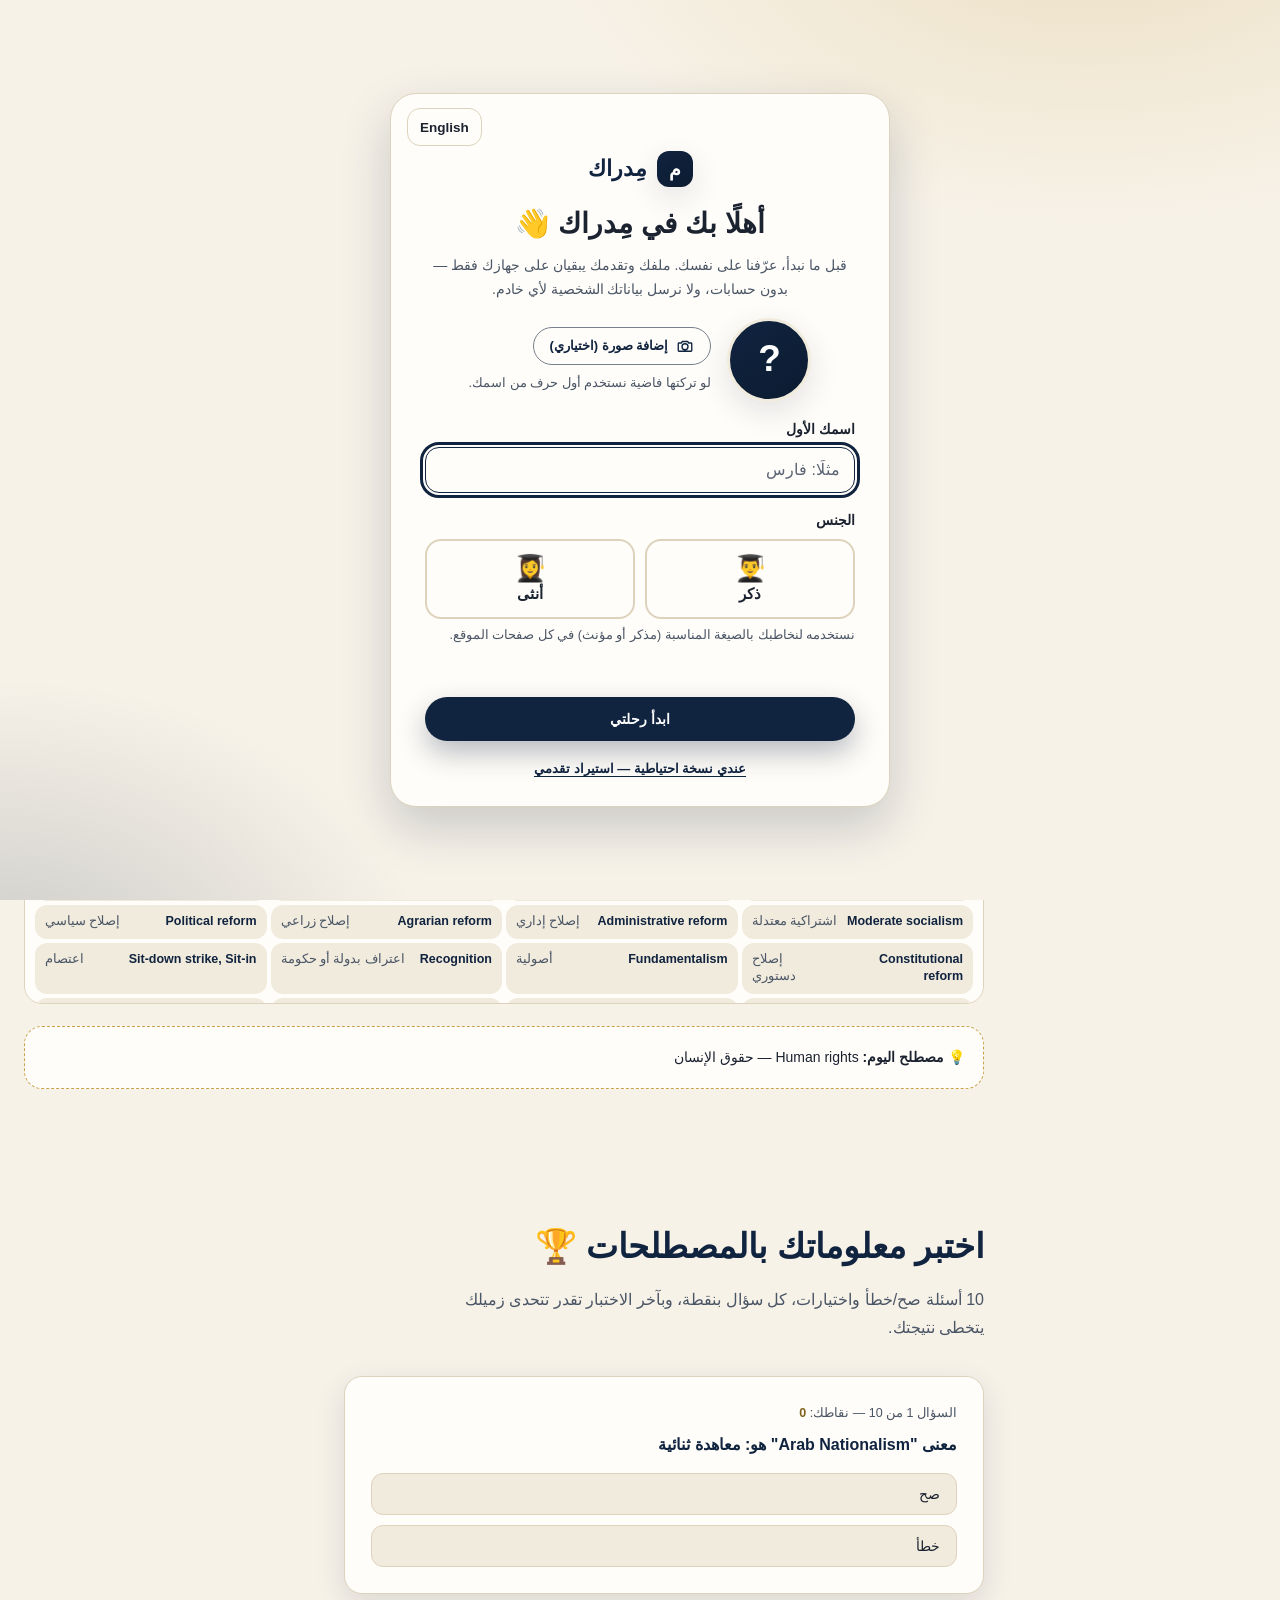
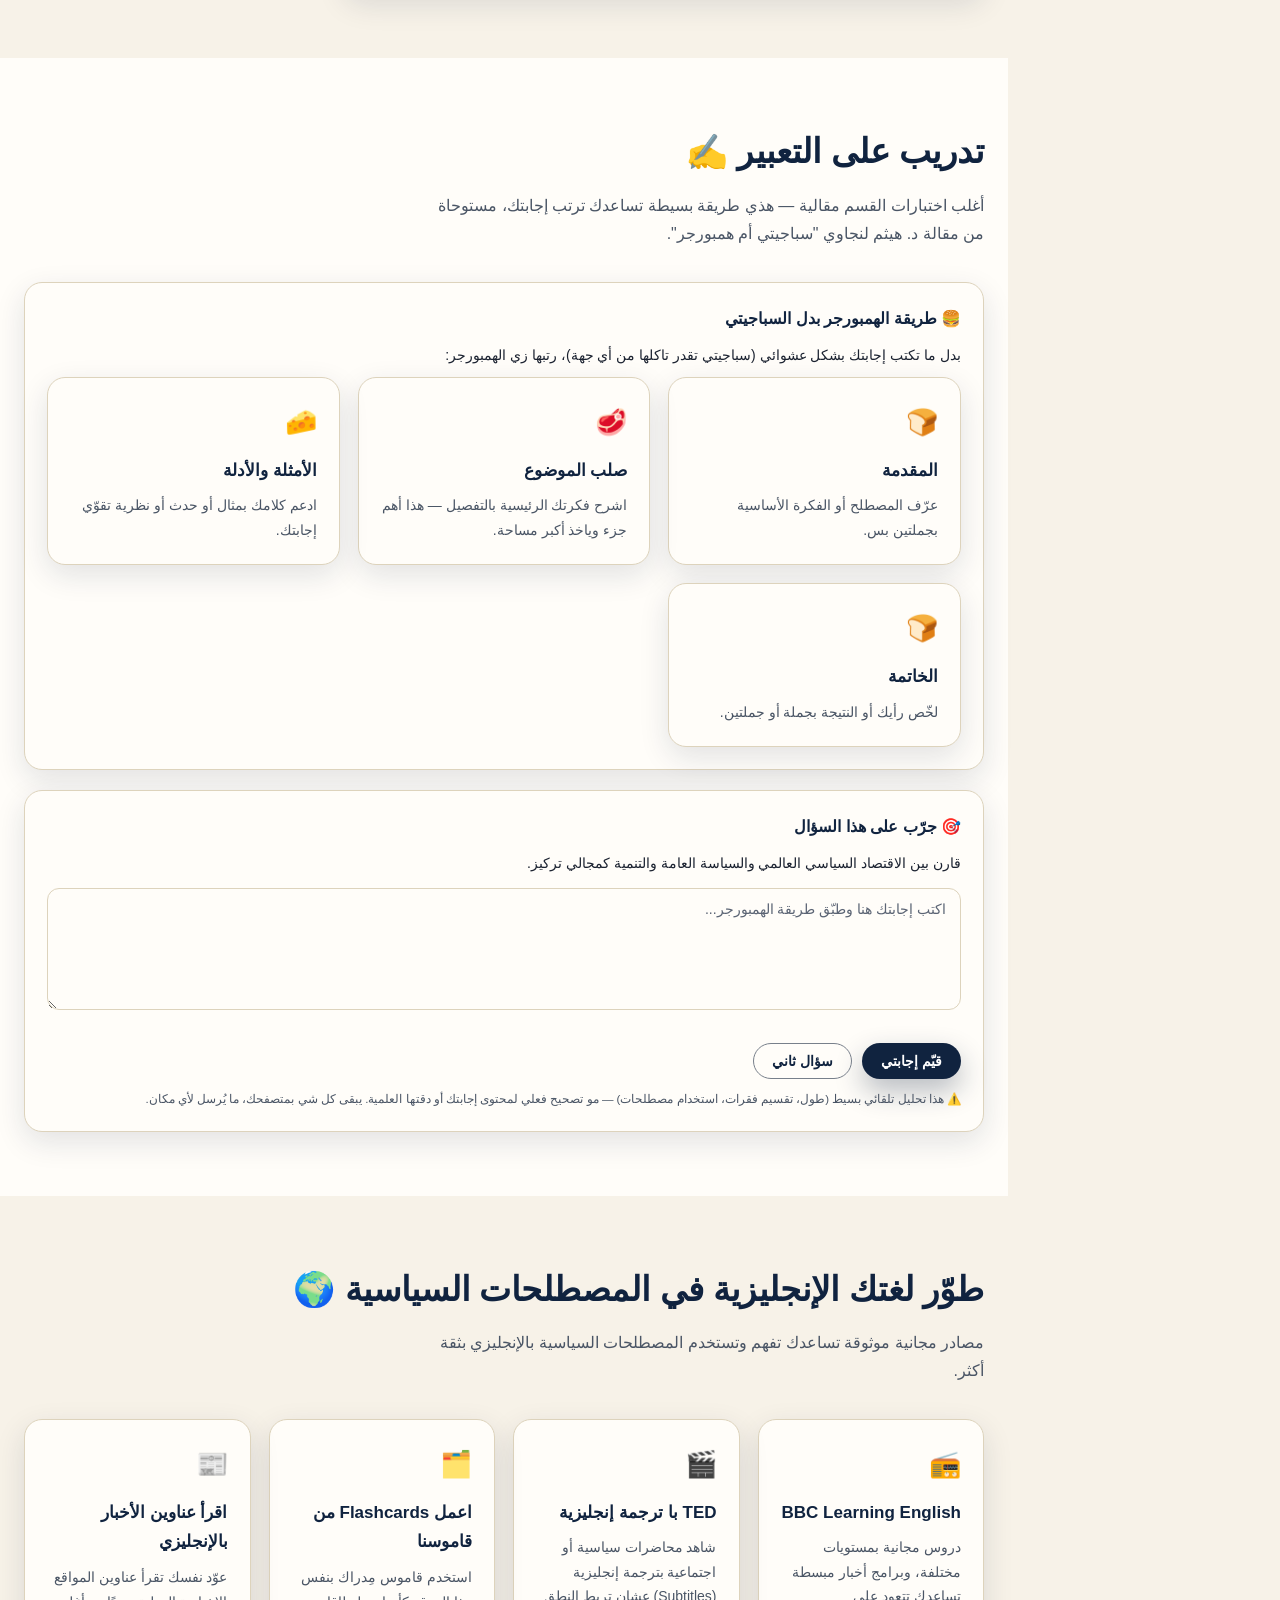
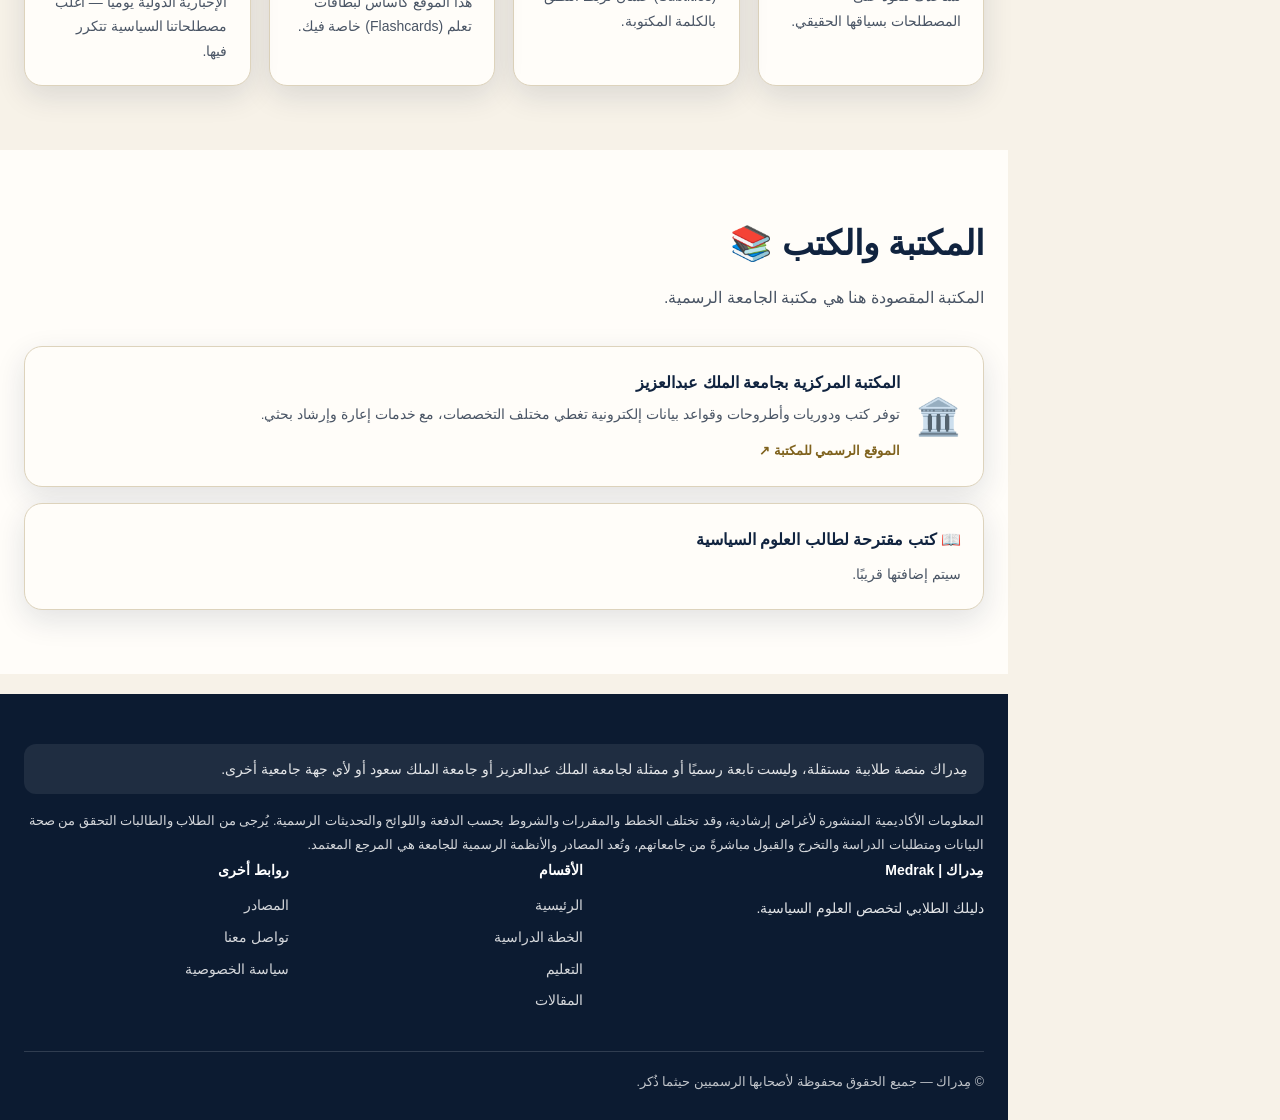
<file: education.html>
<!DOCTYPE html>
<html lang="ar" dir="rtl">
<head>
<meta charset="UTF-8">
<meta name="viewport" content="width=device-width, initial-scale=1.0">
<title data-ar="التعليم | مِدراك" data-en="Learning | Medrak">التعليم | مِدراك</title>
<meta name="description" content="قاموس المصطلحات السياسية، تدريب على التعبير، تحسين الإنجليزي، والمكتبة — لطالب العلوم السياسية.">
<script>
(function(){
  try {
    var d = document.documentElement;
    var g = function(k, f){ try { var v = localStorage.getItem(k); return v === null ? f : JSON.parse(v); } catch(e){ return f; } };
    var theme = g('medrak_theme', 'light') === 'dark' ? 'dark' : 'light';
    var female = !!g('medrak_gender', false);
    var lang = g('medrak_lang', 'ar') === 'en' ? 'en' : 'ar';
    var pal = g('medrak_palette', null);
    if (['classic','rose','emerald','ocean','lavender','sand'].indexOf(pal) < 0) pal = female ? 'rose' : 'classic';
    var lay = g('medrak_layout', 'sidebar');
    if (['sidebar','compact','wide','sequential'].indexOf(lay) < 0) lay = 'sidebar';
    d.setAttribute('data-theme', theme); d.setAttribute('data-palette', pal); d.setAttribute('data-layout', lay);
    d.setAttribute('data-gender', female ? 'female' : 'male');
    d.setAttribute('data-spotlight', g('medrak_spotlight', true) === false ? 'off' : 'on');
    d.setAttribute('lang', lang); d.setAttribute('dir', lang === 'en' ? 'ltr' : 'rtl');
    var uni = g('medrak_university', null);
    if (uni !== 'kau' && uni !== 'ksu' && uni !== 'none') {
      uni = null;
      try { var r = JSON.parse(localStorage.getItem('medrak_profile_v1') || 'null'); if (r && ((r.profile && r.profile.nickname) || r.studyPlanProgress || r.semesterTasks)) uni = 'kau'; } catch(e){}
    }
    var q = (location.search.match(/[?&]uni=(kau|ksu)(&|$)/) || [])[1];
    d.setAttribute('data-uni', q || ((uni === 'kau' || uni === 'ksu') ? uni : 'none'));
  } catch(e){}
})();
</script>
<link rel="stylesheet" href="assets/themes.css">
<link rel="stylesheet" href="assets/style.css">
<link rel="stylesheet" href="assets/shell.css">
<link rel="stylesheet" href="assets/university.css">
</head>
<body style="margin:0">
<div id="particle-field"></div>
<div id="scroll-progress"></div>
<div id="cursor-spotlight" aria-hidden="true"></div>
<div id="medrak-root">
<a href="#main" class="skip-link">تخطَّ إلى المحتوى</a>

<header class="topbar no-print">
  <button type="button" class="tb-btn icon-only nav-toggle" id="navToggle" aria-controls="sidebar" aria-expanded="false" aria-label="القائمة" data-aria-ar="القائمة" data-aria-en="Menu"><svg viewBox="0 0 24 24" fill="none" stroke="currentColor" stroke-width="1.8" stroke-linecap="round" stroke-linejoin="round" aria-hidden="true" focusable="false"><path d="M4 7h16 M4 12h16 M4 17h16"/></svg></button>
  <a class="brand" href="index.html"><span class="brand-mark" aria-hidden="true">م</span><span>مِدراك</span><small>Medrak</small></a>
  <span class="spacer"></span>
  <button type="button" class="tb-btn" id="uniBtn" aria-haspopup="menu" aria-expanded="false" aria-controls="uniMenu" aria-label="الجامعة"><svg viewBox="0 0 24 24" fill="none" stroke="currentColor" stroke-width="1.8" stroke-linecap="round" stroke-linejoin="round" aria-hidden="true" focusable="false"><path d="M3 21h18 M5 21V10 M9.5 21V10 M14.5 21V10 M19 21V10 M12 3 3 8h18z"/></svg><span class="uni-name tb-label" id="uniName"></span><span class="uni-code" id="uniCode"></span><svg viewBox="0 0 24 24" fill="none" stroke="currentColor" stroke-width="1.8" stroke-linecap="round" stroke-linejoin="round" aria-hidden="true" focusable="false" class="chev"><path d="M6 9l6 6 6-6"/></svg></button>
  <button type="button" class="tb-btn icon-only" id="tourBtn" aria-haspopup="dialog" aria-label="جولة التعريف بمزايا الموقع" data-aria-ar="جولة التعريف بمزايا الموقع" data-aria-en="Take a tour of the site" title="جولة التعريف" data-title-ar="جولة التعريف" data-title-en="Site tour"><svg viewBox="0 0 24 24" fill="none" stroke="currentColor" stroke-width="1.8" stroke-linecap="round" stroke-linejoin="round" aria-hidden="true" focusable="false"><path d="M12 21a9 9 0 1 0 0-18 9 9 0 0 0 0 18z M12 11v5 M12 8h.01"/></svg></button>
  <button type="button" class="tb-btn" id="customizeBtn" aria-haspopup="dialog" aria-label="تخصيص صفحتي" data-aria-ar="تخصيص صفحتي" data-aria-en="Customize my page"><svg viewBox="0 0 24 24" fill="none" stroke="currentColor" stroke-width="1.8" stroke-linecap="round" stroke-linejoin="round" aria-hidden="true" focusable="false"><path d="M12 3a9 9 0 1 0 0 18c1.1 0 1.8-.9 1.5-1.9-.4-1.2.4-2.1 1.6-2.1H17a4 4 0 0 0 4-4c0-5-4-10-9-10z M7.5 11.5h.01 M10 7.5h.01 M14.5 7.5h.01"/></svg><span class="tb-label" data-ar="تخصيص صفحتي" data-en="Customize my page">تخصيص صفحتي</span></button>
  <a class="tb-btn acct-chip" id="acctChip" href="profile.html" aria-label="ملفي"><span class="avatar" id="acctAvatar"></span><span class="tb-label" id="acctName"></span></a>
</header>
<nav class="topnav no-print" aria-label="التنقل العلوي" data-aria-ar="التنقل العلوي" data-aria-en="Top navigation"><a  href="index.html" data-page="index.html" aria-label="الرئيسية" data-aria-ar="الرئيسية" data-aria-en="Home" title="الرئيسية" data-title-ar="الرئيسية" data-title-en="Home"><svg viewBox="0 0 24 24" fill="none" stroke="currentColor" stroke-width="1.8" stroke-linecap="round" stroke-linejoin="round" aria-hidden="true" focusable="false"><path d="M3 10.5 12 3l9 7.5V20a1 1 0 0 1-1 1h-5v-6H9v6H4a1 1 0 0 1-1-1z"/></svg><span class="tn-label" data-ar="الرئيسية" data-en="Home">الرئيسية</span></a><a  href="index.html#kau" data-page="index.html" data-hash="#kau" aria-label="عن القسم" data-aria-ar="عن القسم" data-aria-en="The department" title="عن القسم" data-title-ar="عن القسم" data-title-en="The department"><svg viewBox="0 0 24 24" fill="none" stroke="currentColor" stroke-width="1.8" stroke-linecap="round" stroke-linejoin="round" aria-hidden="true" focusable="false"><path d="M3 21h18 M5 21V10 M9.5 21V10 M14.5 21V10 M19 21V10 M12 3 3 8h18z"/></svg><span class="tn-label" data-ar="عن القسم" data-en="The department">عن القسم</span></a><a  href="study-plan.html" data-page="study-plan.html" aria-label="الخطة الدراسية" data-aria-ar="الخطة الدراسية" data-aria-en="Study plan" title="الخطة الدراسية" data-title-ar="الخطة الدراسية" data-title-en="Study plan"><svg viewBox="0 0 24 24" fill="none" stroke="currentColor" stroke-width="1.8" stroke-linecap="round" stroke-linejoin="round" aria-hidden="true" focusable="false"><path d="M7 3v4 M17 3v4 M4 8h16 M5 5h14a1 1 0 0 1 1 1v13a1 1 0 0 1-1 1H5a1 1 0 0 1-1-1V6a1 1 0 0 1 1-1z"/></svg><span class="tn-label" data-ar="الخطة الدراسية" data-en="Study plan">الخطة الدراسية</span></a><a  href="education.html" data-page="education.html" aria-label="التعليم" data-aria-ar="التعليم" data-aria-en="Learning" title="التعليم" data-title-ar="التعليم" data-title-en="Learning"><svg viewBox="0 0 24 24" fill="none" stroke="currentColor" stroke-width="1.8" stroke-linecap="round" stroke-linejoin="round" aria-hidden="true" focusable="false"><path d="M12 6.5C10.5 5 8 4.5 4 4.5v13c4 0 6.5.5 8 2 1.5-1.5 4-2 8-2v-13c-4 0-6.5.5-8 2z M12 6.5v13"/></svg><span class="tn-label" data-ar="التعليم" data-en="Learning">التعليم</span></a><a  href="articles.html" data-page="articles.html" aria-label="المقالات" data-aria-ar="المقالات" data-aria-en="Articles" title="المقالات" data-title-ar="المقالات" data-title-en="Articles"><svg viewBox="0 0 24 24" fill="none" stroke="currentColor" stroke-width="1.8" stroke-linecap="round" stroke-linejoin="round" aria-hidden="true" focusable="false"><path d="M14 3H6a1 1 0 0 0-1 1v16a1 1 0 0 0 1 1h12a1 1 0 0 0 1-1V8z M14 3v5h5 M9 13h6 M9 17h6"/></svg><span class="tn-label" data-ar="المقالات" data-en="Articles">المقالات</span></a><a  href="decision-lab.html" data-page="decision-lab.html" aria-label="مختبر القرار" data-aria-ar="مختبر القرار" data-aria-en="Decision lab" title="مختبر القرار" data-title-ar="مختبر القرار" data-title-en="Decision lab"><svg viewBox="0 0 24 24" fill="none" stroke="currentColor" stroke-width="1.8" stroke-linecap="round" stroke-linejoin="round" aria-hidden="true" focusable="false"><path d="M12 21a9 9 0 1 0 0-18 9 9 0 0 0 0 18z M15.5 8.5 13.5 13.5 8.5 15.5 10.5 10.5z"/></svg><span class="tn-label" data-ar="مختبر القرار" data-en="Decision lab">مختبر القرار</span></a><a  href="communication.html" data-page="communication.html" aria-label="التواصل والتفاوض" data-aria-ar="التواصل والتفاوض" data-aria-en="Communication &amp; negotiation" title="التواصل والتفاوض" data-title-ar="التواصل والتفاوض" data-title-en="Communication &amp; negotiation"><svg viewBox="0 0 24 24" fill="none" stroke="currentColor" stroke-width="1.8" stroke-linecap="round" stroke-linejoin="round" aria-hidden="true" focusable="false"><path d="M21 12a8 8 0 0 1-11.5 7.2L4 20l1.1-4.3A8 8 0 1 1 21 12z"/></svg><span class="tn-label" data-ar="التواصل والتفاوض" data-en="Communication &amp; negotiation">التواصل والتفاوض</span></a><a  href="research-lab.html" data-page="research-lab.html" aria-label="البحث والتحليل" data-aria-ar="البحث والتحليل" data-aria-en="Research &amp; analysis" title="البحث والتحليل" data-title-ar="البحث والتحليل" data-title-en="Research &amp; analysis"><svg viewBox="0 0 24 24" fill="none" stroke="currentColor" stroke-width="1.8" stroke-linecap="round" stroke-linejoin="round" aria-hidden="true" focusable="false"><path d="M9 3h6 M10 3v6L4.5 19a1.5 1.5 0 0 0 1.3 2.2h12.4a1.5 1.5 0 0 0 1.3-2.2L14 9V3 M7.5 15h9"/></svg><span class="tn-label" data-ar="البحث والتحليل" data-en="Research &amp; analysis">البحث والتحليل</span></a><a  href="world-institutions.html" data-page="world-institutions.html" aria-label="العالم والمؤسسات" data-aria-ar="العالم والمؤسسات" data-aria-en="World &amp; institutions" title="العالم والمؤسسات" data-title-ar="العالم والمؤسسات" data-title-en="World &amp; institutions"><svg viewBox="0 0 24 24" fill="none" stroke="currentColor" stroke-width="1.8" stroke-linecap="round" stroke-linejoin="round" aria-hidden="true" focusable="false"><path d="M12 21a9 9 0 1 0 0-18 9 9 0 0 0 0 18z M3 12h18 M12 3c2.5 2.7 3.8 5.7 3.8 9s-1.3 6.3-3.8 9c-2.5-2.7-3.8-5.7-3.8-9S9.5 5.7 12 3z"/></svg><span class="tn-label" data-ar="العالم والمؤسسات" data-en="World &amp; institutions">العالم والمؤسسات</span></a><a  href="media-literacy.html" data-page="media-literacy.html" aria-label="الوعي المعلوماتي" data-aria-ar="الوعي المعلوماتي" data-aria-en="Media literacy" title="الوعي المعلوماتي" data-title-ar="الوعي المعلوماتي" data-title-en="Media literacy"><svg viewBox="0 0 24 24" fill="none" stroke="currentColor" stroke-width="1.8" stroke-linecap="round" stroke-linejoin="round" aria-hidden="true" focusable="false"><path d="M12 3 4 6v6c0 4.4 3.4 8.3 8 9 4.6-.7 8-4.6 8-9V6z M9 12l2 2 4-4"/></svg><span class="tn-label" data-ar="الوعي المعلوماتي" data-en="Media literacy">الوعي المعلوماتي</span></a><a  href="career.html" data-page="career.html" aria-label="مستقبلك المهني" data-aria-ar="مستقبلك المهني" data-aria-en="Your career" title="مستقبلك المهني" data-title-ar="مستقبلك المهني" data-title-en="Your career"><svg viewBox="0 0 24 24" fill="none" stroke="currentColor" stroke-width="1.8" stroke-linecap="round" stroke-linejoin="round" aria-hidden="true" focusable="false"><path d="M4 8h16a1 1 0 0 1 1 1v10a1 1 0 0 1-1 1H4a1 1 0 0 1-1-1V9a1 1 0 0 1 1-1z M9 8V5a1 1 0 0 1 1-1h4a1 1 0 0 1 1 1v3 M3 13h18"/></svg><span class="tn-label" data-ar="مستقبلك المهني" data-en="Your career">مستقبلك المهني</span></a><a  href="alumni.html" data-page="alumni.html" aria-label="خريجو مِدراك" data-aria-ar="خريجو مِدراك" data-aria-en="Medrak alumni" title="خريجو مِدراك" data-title-ar="خريجو مِدراك" data-title-en="Medrak alumni"><svg viewBox="0 0 24 24" fill="none" stroke="currentColor" stroke-width="1.8" stroke-linecap="round" stroke-linejoin="round" aria-hidden="true" focusable="false"><path d="M2 9l10-5 10 5-10 5z M6 11.5V16c0 1.2 2.7 3 6 3s6-1.8 6-3v-4.5 M22 9v6"/></svg><span class="tn-label" data-ar="خريجو مِدراك" data-en="Medrak alumni">خريجو مِدراك</span></a><a  href="profile.html" data-page="profile.html" aria-label="ملفي في مِدراك" data-aria-ar="ملفي في مِدراك" data-aria-en="My profile" title="ملفي في مِدراك" data-title-ar="ملفي في مِدراك" data-title-en="My profile"><svg viewBox="0 0 24 24" fill="none" stroke="currentColor" stroke-width="1.8" stroke-linecap="round" stroke-linejoin="round" aria-hidden="true" focusable="false"><path d="M12 12a4 4 0 1 0 0-8 4 4 0 0 0 0 8z M4 21a8 8 0 0 1 16 0"/></svg><span class="tn-label" data-ar="ملفي في مِدراك" data-en="My profile">ملفي في مِدراك</span></a><a  href="index.html#faq" data-page="index.html" data-hash="#faq" aria-label="الأسئلة الشائعة" data-aria-ar="الأسئلة الشائعة" data-aria-en="FAQ" title="الأسئلة الشائعة" data-title-ar="الأسئلة الشائعة" data-title-en="FAQ"><svg viewBox="0 0 24 24" fill="none" stroke="currentColor" stroke-width="1.8" stroke-linecap="round" stroke-linejoin="round" aria-hidden="true" focusable="false"><path d="M12 21a9 9 0 1 0 0-18 9 9 0 0 0 0 18z M9.5 9.5a2.5 2.5 0 1 1 3.5 2.3c-.7.4-1 1-1 1.7 M12 17h.01"/></svg><span class="tn-label" data-ar="الأسئلة الشائعة" data-en="FAQ">الأسئلة الشائعة</span></a><a  href="index.html#contact" data-page="index.html" data-hash="#contact" aria-label="تواصل معنا" data-aria-ar="تواصل معنا" data-aria-en="Contact us" title="تواصل معنا" data-title-ar="تواصل معنا" data-title-en="Contact us"><svg viewBox="0 0 24 24" fill="none" stroke="currentColor" stroke-width="1.8" stroke-linecap="round" stroke-linejoin="round" aria-hidden="true" focusable="false"><path d="M4 5h16a1 1 0 0 1 1 1v12a1 1 0 0 1-1 1H4a1 1 0 0 1-1-1V6a1 1 0 0 1 1-1z M3 7l9 6 9-6"/></svg><span class="tn-label" data-ar="تواصل معنا" data-en="Contact us">تواصل معنا</span></a><a  href="privacy.html" data-page="privacy.html" aria-label="سياسة الخصوصية" data-aria-ar="سياسة الخصوصية" data-aria-en="Privacy policy" title="سياسة الخصوصية" data-title-ar="سياسة الخصوصية" data-title-en="Privacy policy"><svg viewBox="0 0 24 24" fill="none" stroke="currentColor" stroke-width="1.8" stroke-linecap="round" stroke-linejoin="round" aria-hidden="true" focusable="false"><path d="M6 11h12a1 1 0 0 1 1 1v8a1 1 0 0 1-1 1H6a1 1 0 0 1-1-1v-8a1 1 0 0 1 1-1z M8 11V8a4 4 0 0 1 8 0v3"/></svg><span class="tn-label" data-ar="سياسة الخصوصية" data-en="Privacy policy">سياسة الخصوصية</span></a></nav>
<div class="sidebar-backdrop no-print" id="sidebarBackdrop"></div>
<nav class="sidebar no-print" id="sidebar" aria-label="التنقل الرئيسي" data-aria-ar="التنقل الرئيسي" data-aria-en="Main navigation">
  <div class="sidebar-head"><a class="brand" href="index.html"><span class="brand-mark" aria-hidden="true">م</span><span>مِدراك</span></a><button type="button" class="mk-x" id="sidebarClose" aria-label="إغلاق القائمة" data-aria-ar="إغلاق القائمة" data-aria-en="Close menu"><svg viewBox="0 0 24 24" fill="none" stroke="currentColor" stroke-width="1.8" stroke-linecap="round" stroke-linejoin="round" aria-hidden="true" focusable="false"><path d="M6 6l12 12 M18 6L6 18"/></svg></button></div>
  <div class="nav-group-title" data-ar="الأقسام" data-en="Sections">الأقسام</div>
  <a class="nav-item" href="index.html" data-page="index.html" aria-label="الرئيسية" data-aria-ar="الرئيسية" data-aria-en="Home" title="الرئيسية" data-title-ar="الرئيسية" data-title-en="Home"><svg viewBox="0 0 24 24" fill="none" stroke="currentColor" stroke-width="1.8" stroke-linecap="round" stroke-linejoin="round" aria-hidden="true" focusable="false"><path d="M3 10.5 12 3l9 7.5V20a1 1 0 0 1-1 1h-5v-6H9v6H4a1 1 0 0 1-1-1z"/></svg><span class="label" data-ar="الرئيسية" data-en="Home">الرئيسية</span></a><a class="nav-item" href="index.html#kau" data-page="index.html" data-hash="#kau" aria-label="عن القسم" data-aria-ar="عن القسم" data-aria-en="The department" title="عن القسم" data-title-ar="عن القسم" data-title-en="The department"><svg viewBox="0 0 24 24" fill="none" stroke="currentColor" stroke-width="1.8" stroke-linecap="round" stroke-linejoin="round" aria-hidden="true" focusable="false"><path d="M3 21h18 M5 21V10 M9.5 21V10 M14.5 21V10 M19 21V10 M12 3 3 8h18z"/></svg><span class="label" data-ar="عن القسم" data-en="The department">عن القسم</span></a><a class="nav-item" href="study-plan.html" data-page="study-plan.html" aria-label="الخطة الدراسية" data-aria-ar="الخطة الدراسية" data-aria-en="Study plan" title="الخطة الدراسية" data-title-ar="الخطة الدراسية" data-title-en="Study plan"><svg viewBox="0 0 24 24" fill="none" stroke="currentColor" stroke-width="1.8" stroke-linecap="round" stroke-linejoin="round" aria-hidden="true" focusable="false"><path d="M7 3v4 M17 3v4 M4 8h16 M5 5h14a1 1 0 0 1 1 1v13a1 1 0 0 1-1 1H5a1 1 0 0 1-1-1V6a1 1 0 0 1 1-1z"/></svg><span class="label" data-ar="الخطة الدراسية" data-en="Study plan">الخطة الدراسية</span></a><a class="nav-item" href="education.html" data-page="education.html" aria-label="التعليم" data-aria-ar="التعليم" data-aria-en="Learning" title="التعليم" data-title-ar="التعليم" data-title-en="Learning"><svg viewBox="0 0 24 24" fill="none" stroke="currentColor" stroke-width="1.8" stroke-linecap="round" stroke-linejoin="round" aria-hidden="true" focusable="false"><path d="M12 6.5C10.5 5 8 4.5 4 4.5v13c4 0 6.5.5 8 2 1.5-1.5 4-2 8-2v-13c-4 0-6.5.5-8 2z M12 6.5v13"/></svg><span class="label" data-ar="التعليم" data-en="Learning">التعليم</span></a><a class="nav-item" href="articles.html" data-page="articles.html" aria-label="المقالات" data-aria-ar="المقالات" data-aria-en="Articles" title="المقالات" data-title-ar="المقالات" data-title-en="Articles"><svg viewBox="0 0 24 24" fill="none" stroke="currentColor" stroke-width="1.8" stroke-linecap="round" stroke-linejoin="round" aria-hidden="true" focusable="false"><path d="M14 3H6a1 1 0 0 0-1 1v16a1 1 0 0 0 1 1h12a1 1 0 0 0 1-1V8z M14 3v5h5 M9 13h6 M9 17h6"/></svg><span class="label" data-ar="المقالات" data-en="Articles">المقالات</span></a><a class="nav-item" href="decision-lab.html" data-page="decision-lab.html" aria-label="مختبر القرار" data-aria-ar="مختبر القرار" data-aria-en="Decision lab" title="مختبر القرار" data-title-ar="مختبر القرار" data-title-en="Decision lab"><svg viewBox="0 0 24 24" fill="none" stroke="currentColor" stroke-width="1.8" stroke-linecap="round" stroke-linejoin="round" aria-hidden="true" focusable="false"><path d="M12 21a9 9 0 1 0 0-18 9 9 0 0 0 0 18z M15.5 8.5 13.5 13.5 8.5 15.5 10.5 10.5z"/></svg><span class="label" data-ar="مختبر القرار" data-en="Decision lab">مختبر القرار</span></a><a class="nav-item" href="communication.html" data-page="communication.html" aria-label="التواصل والتفاوض" data-aria-ar="التواصل والتفاوض" data-aria-en="Communication &amp; negotiation" title="التواصل والتفاوض" data-title-ar="التواصل والتفاوض" data-title-en="Communication &amp; negotiation"><svg viewBox="0 0 24 24" fill="none" stroke="currentColor" stroke-width="1.8" stroke-linecap="round" stroke-linejoin="round" aria-hidden="true" focusable="false"><path d="M21 12a8 8 0 0 1-11.5 7.2L4 20l1.1-4.3A8 8 0 1 1 21 12z"/></svg><span class="label" data-ar="التواصل والتفاوض" data-en="Communication &amp; negotiation">التواصل والتفاوض</span></a><a class="nav-item" href="research-lab.html" data-page="research-lab.html" aria-label="البحث والتحليل" data-aria-ar="البحث والتحليل" data-aria-en="Research &amp; analysis" title="البحث والتحليل" data-title-ar="البحث والتحليل" data-title-en="Research &amp; analysis"><svg viewBox="0 0 24 24" fill="none" stroke="currentColor" stroke-width="1.8" stroke-linecap="round" stroke-linejoin="round" aria-hidden="true" focusable="false"><path d="M9 3h6 M10 3v6L4.5 19a1.5 1.5 0 0 0 1.3 2.2h12.4a1.5 1.5 0 0 0 1.3-2.2L14 9V3 M7.5 15h9"/></svg><span class="label" data-ar="البحث والتحليل" data-en="Research &amp; analysis">البحث والتحليل</span></a><a class="nav-item" href="world-institutions.html" data-page="world-institutions.html" aria-label="العالم والمؤسسات" data-aria-ar="العالم والمؤسسات" data-aria-en="World &amp; institutions" title="العالم والمؤسسات" data-title-ar="العالم والمؤسسات" data-title-en="World &amp; institutions"><svg viewBox="0 0 24 24" fill="none" stroke="currentColor" stroke-width="1.8" stroke-linecap="round" stroke-linejoin="round" aria-hidden="true" focusable="false"><path d="M12 21a9 9 0 1 0 0-18 9 9 0 0 0 0 18z M3 12h18 M12 3c2.5 2.7 3.8 5.7 3.8 9s-1.3 6.3-3.8 9c-2.5-2.7-3.8-5.7-3.8-9S9.5 5.7 12 3z"/></svg><span class="label" data-ar="العالم والمؤسسات" data-en="World &amp; institutions">العالم والمؤسسات</span></a><a class="nav-item" href="media-literacy.html" data-page="media-literacy.html" aria-label="الوعي المعلوماتي" data-aria-ar="الوعي المعلوماتي" data-aria-en="Media literacy" title="الوعي المعلوماتي" data-title-ar="الوعي المعلوماتي" data-title-en="Media literacy"><svg viewBox="0 0 24 24" fill="none" stroke="currentColor" stroke-width="1.8" stroke-linecap="round" stroke-linejoin="round" aria-hidden="true" focusable="false"><path d="M12 3 4 6v6c0 4.4 3.4 8.3 8 9 4.6-.7 8-4.6 8-9V6z M9 12l2 2 4-4"/></svg><span class="label" data-ar="الوعي المعلوماتي" data-en="Media literacy">الوعي المعلوماتي</span></a><a class="nav-item" href="career.html" data-page="career.html" aria-label="مستقبلك المهني" data-aria-ar="مستقبلك المهني" data-aria-en="Your career" title="مستقبلك المهني" data-title-ar="مستقبلك المهني" data-title-en="Your career"><svg viewBox="0 0 24 24" fill="none" stroke="currentColor" stroke-width="1.8" stroke-linecap="round" stroke-linejoin="round" aria-hidden="true" focusable="false"><path d="M4 8h16a1 1 0 0 1 1 1v10a1 1 0 0 1-1 1H4a1 1 0 0 1-1-1V9a1 1 0 0 1 1-1z M9 8V5a1 1 0 0 1 1-1h4a1 1 0 0 1 1 1v3 M3 13h18"/></svg><span class="label" data-ar="مستقبلك المهني" data-en="Your career">مستقبلك المهني</span></a><a class="nav-item" href="alumni.html" data-page="alumni.html" aria-label="خريجو مِدراك" data-aria-ar="خريجو مِدراك" data-aria-en="Medrak alumni" title="خريجو مِدراك" data-title-ar="خريجو مِدراك" data-title-en="Medrak alumni"><svg viewBox="0 0 24 24" fill="none" stroke="currentColor" stroke-width="1.8" stroke-linecap="round" stroke-linejoin="round" aria-hidden="true" focusable="false"><path d="M2 9l10-5 10 5-10 5z M6 11.5V16c0 1.2 2.7 3 6 3s6-1.8 6-3v-4.5 M22 9v6"/></svg><span class="label" data-ar="خريجو مِدراك" data-en="Medrak alumni">خريجو مِدراك</span></a><a class="nav-item" href="profile.html" data-page="profile.html" aria-label="ملفي في مِدراك" data-aria-ar="ملفي في مِدراك" data-aria-en="My profile" title="ملفي في مِدراك" data-title-ar="ملفي في مِدراك" data-title-en="My profile"><svg viewBox="0 0 24 24" fill="none" stroke="currentColor" stroke-width="1.8" stroke-linecap="round" stroke-linejoin="round" aria-hidden="true" focusable="false"><path d="M12 12a4 4 0 1 0 0-8 4 4 0 0 0 0 8z M4 21a8 8 0 0 1 16 0"/></svg><span class="label" data-ar="ملفي في مِدراك" data-en="My profile">ملفي في مِدراك</span></a>
  <div class="nav-group-title" data-ar="المساعدة" data-en="Help">المساعدة</div>
  <a class="nav-item" href="index.html#faq" data-page="index.html" data-hash="#faq" aria-label="الأسئلة الشائعة" data-aria-ar="الأسئلة الشائعة" data-aria-en="FAQ" title="الأسئلة الشائعة" data-title-ar="الأسئلة الشائعة" data-title-en="FAQ"><svg viewBox="0 0 24 24" fill="none" stroke="currentColor" stroke-width="1.8" stroke-linecap="round" stroke-linejoin="round" aria-hidden="true" focusable="false"><path d="M12 21a9 9 0 1 0 0-18 9 9 0 0 0 0 18z M9.5 9.5a2.5 2.5 0 1 1 3.5 2.3c-.7.4-1 1-1 1.7 M12 17h.01"/></svg><span class="label" data-ar="الأسئلة الشائعة" data-en="FAQ">الأسئلة الشائعة</span></a><a class="nav-item" href="index.html#contact" data-page="index.html" data-hash="#contact" aria-label="تواصل معنا" data-aria-ar="تواصل معنا" data-aria-en="Contact us" title="تواصل معنا" data-title-ar="تواصل معنا" data-title-en="Contact us"><svg viewBox="0 0 24 24" fill="none" stroke="currentColor" stroke-width="1.8" stroke-linecap="round" stroke-linejoin="round" aria-hidden="true" focusable="false"><path d="M4 5h16a1 1 0 0 1 1 1v12a1 1 0 0 1-1 1H4a1 1 0 0 1-1-1V6a1 1 0 0 1 1-1z M3 7l9 6 9-6"/></svg><span class="label" data-ar="تواصل معنا" data-en="Contact us">تواصل معنا</span></a><a class="nav-item" href="privacy.html" data-page="privacy.html" aria-label="سياسة الخصوصية" data-aria-ar="سياسة الخصوصية" data-aria-en="Privacy policy" title="سياسة الخصوصية" data-title-ar="سياسة الخصوصية" data-title-en="Privacy policy"><svg viewBox="0 0 24 24" fill="none" stroke="currentColor" stroke-width="1.8" stroke-linecap="round" stroke-linejoin="round" aria-hidden="true" focusable="false"><path d="M6 11h12a1 1 0 0 1 1 1v8a1 1 0 0 1-1 1H6a1 1 0 0 1-1-1v-8a1 1 0 0 1 1-1z M8 11V8a4 4 0 0 1 8 0v3"/></svg><span class="label" data-ar="سياسة الخصوصية" data-en="Privacy policy">سياسة الخصوصية</span></a>
</nav>

<main id="main">

<section id="glossary">
    <div class="wrap">
      <h2 class="section-title" data-ar="قاموس مِدراك السياسي 📖" data-en="Medrak Political Glossary 📖">قاموس مِدراك السياسي 📖</h2>
      <p class="section-sub">أكثر من 400 مصطلح سياسي بالإنجليزي مع ترجمته العربية. إعداد: <b>د. صادق مالكي</b> — أستاذ العلوم السياسية بالجامعة.</p>

      <!-- تسجيل صوتي بنطق المصطلحات، من إعداد مِدراك (المصطلحات نفسها من إعداد د. صادق مالكي، لكن التسجيل الصوتي سواه فريق مِدراك) -->
      <div class="info-card" style="margin-bottom:20px">
        <p style="margin:0 0 10px;font-size:13.5px;font-weight:700;color:var(--purple-text)">🎧 استمع لنطق المصطلحات</p>
        <audio controls preload="none" style="width:100%" src="assets/glossary-audio.mp3"></audio>
        <p style="margin:8px 0 0;font-size:11.5px;color:var(--text-soft)">تسجيل صوتي واحد يغطي المصطلحات، إعداد مِدراك.</p>
      </div>

      <!-- بحث سريع فوق قائمة مضغوطة قابلة للتمرير، بدل قائمة طويلة تاخذ مساحة الصفحة كلها -->
      <input type="search" id="termSearch" data-ph-ar="🔍 ابحث عن مصطلح (إنجليزي أو عربي)..." data-ph-en="🔍 Search a term (English or Arabic)..." placeholder="🔍 ابحث عن مصطلح (إنجليزي أو عربي)..." style="width:100%;padding:12px 16px;border-radius:10px;border:1px solid var(--line);background:var(--surface);color:var(--text);font-family:inherit;font-size:14px;margin-bottom:10px">
      <div style="font-size:12.5px;color:var(--text-soft);margin-bottom:12px" id="termCount"></div>

      <div class="term-scroll" id="termScroll"><div class="term-compact-grid" id="termList"></div></div>

      <div class="term-of-day">
        <b>💡 مصطلح اليوم:</b> <span id="termOfDay"></span>
      </div>
    </div>
  </section>
  <!-- ===== اختبار المصطلحات (نقاط + تحدي صديق) ===== -->
  <section id="glossary-quiz">
    <div class="wrap">
      <h2 class="section-title">اختبر معلوماتك بالمصطلحات 🏆</h2>
      <p class="section-sub">10 أسئلة صح/خطأ واختيارات، كل سؤال بنقطة، وبآخر الاختبار تقدر تتحدى زميلك يتخطى نتيجتك.</p>
      <div class="quiz-box" id="gqBox">
        <div id="gqLive">
          <p style="margin:0 0 6px;font-size:12.5px;color:var(--text-soft)">السؤال <span id="gqNum">1</span> من 10 — نقاطك: <b id="gqScore" style="color:var(--teal-deep)">0</b></p>
          <p id="gqQuestion" style="margin:0 0 14px;font-weight:700;color:var(--purple-text)"></p>
          <div class="quiz-opts" id="gqOpts"></div>
        </div>
        <div id="gqResult" style="display:none;text-align:center">
          <div style="font-size:40px">🎯</div>
          <h3 style="margin:8px 0" id="gqFinalScore"></h3>
          <div style="display:flex;gap:10px;justify-content:center;flex-wrap:wrap;margin-top:14px">
            <button class="btn btn-primary" id="gqShare">تحدَّ صديقك 📤</button>
            <button class="btn btn-outline" id="gqRestart">أعد الاختبار</button>
          </div>
        </div>
      </div>
    </div>
  </section>

  <!-- ===== تدريب على التعبير (لأن أغلب اختبارات القسم مقالية) ===== -->
  <section id="essay" class="alt">
    <div class="wrap">
      <h2 class="section-title">تدريب على التعبير ✍️</h2>
      <p class="section-sub">أغلب اختبارات القسم مقالية — هذي طريقة بسيطة تساعدك ترتب إجابتك، مستوحاة من مقالة د. هيثم لنجاوي "سباجيتي أم همبورجر".</p>

      <div class="info-card" style="margin-bottom:20px">
        <h3 style="margin:0 0 10px;color:var(--purple-text);font-size:16px">🍔 طريقة الهمبورجر بدل السباجيتي</h3>
        <p style="margin:0 0 10px;font-size:14px">بدل ما تكتب إجابتك بشكل عشوائي (سباجيتي تقدر تاكلها من أي جهة)، رتبها زي الهمبورجر:</p>
        <div class="grid-cards">
          <div class="field-card"><div class="emoji">🍞</div><h3>المقدمة</h3><p>عرّف المصطلح أو الفكرة الأساسية بجملتين بس.</p></div>
          <div class="field-card"><div class="emoji">🥩</div><h3>صلب الموضوع</h3><p>اشرح فكرتك الرئيسية بالتفصيل — هذا أهم جزء وياخذ أكبر مساحة.</p></div>
          <div class="field-card"><div class="emoji">🧀</div><h3>الأمثلة والأدلة</h3><p>ادعم كلامك بمثال أو حدث أو نظرية تقوّي إجابتك.</p></div>
          <div class="field-card"><div class="emoji">🍞</div><h3>الخاتمة</h3><p>لخّص رأيك أو النتيجة بجملة أو جملتين.</p></div>
        </div>
      </div>

      <div class="info-card">
        <h3 style="margin:0 0 10px;color:var(--purple-text);font-size:16px">🎯 جرّب على هذا السؤال</h3>
        <p style="margin:0 0 12px;font-size:14px" id="essayPrompt"></p>
        <textarea rows="6" id="essayBox" data-ph-m="اكتب إجابتك هنا وطبّق طريقة الهمبورجر..." data-ph-f="اكتبي إجابتك هنا وطبّقي طريقة الهمبورجر..." data-ph-en="Write your answer here using the burger method..." placeholder="اكتب إجابتك هنا وطبّق طريقة الهمبورجر..."></textarea>
        <div style="display:flex;gap:10px;flex-wrap:wrap;margin-top:10px">
          <button class="btn btn-primary" id="essayCheck" style="padding:9px 18px;font-size:13.5px">قيّم إجابتي</button>
          <button class="btn btn-outline" id="essayNewPrompt" style="padding:9px 18px;font-size:13.5px">سؤال ثاني</button>
        </div>
        <div id="essayResult" style="display:none;margin-top:14px;padding-top:12px;border-top:1px dashed var(--line);font-size:13.5px"></div>
        <p style="margin:10px 0 0;font-size:11.5px;color:var(--text-soft)">⚠️ هذا تحليل تلقائي بسيط (طول، تقسيم فقرات، استخدام مصطلحات) — مو تصحيح فعلي لمحتوى إجابتك أو دقتها العلمية. يبقى كل شي بمتصفحك، ما يُرسل لأي مكان.</p>
      </div>
    </div>
  </section>


  <!-- ===== تحسين اللغة الإنجليزية ===== -->
  <section id="english">
    <div class="wrap">
      <h2 class="section-title">طوّر لغتك الإنجليزية في المصطلحات السياسية 🌍</h2>
      <p class="section-sub">مصادر مجانية موثوقة تساعدك تفهم وتستخدم المصطلحات السياسية بالإنجليزي بثقة أكثر.</p>
      <div class="grid-cards">
        <div class="field-card"><div class="emoji">📻</div><h3>BBC Learning English</h3><p>دروس مجانية بمستويات مختلفة، وبرامج أخبار مبسطة تساعدك تتعود على المصطلحات بسياقها الحقيقي.</p></div>
        <div class="field-card"><div class="emoji">🎬</div><h3>TED با ترجمة إنجليزية</h3><p>شاهد محاضرات سياسية أو اجتماعية بترجمة إنجليزية (Subtitles) عشان تربط النطق بالكلمة المكتوبة.</p></div>
        <div class="field-card"><div class="emoji">🗂️</div><h3>اعمل Flashcards من قاموسنا</h3><p>استخدم قاموس مِدراك بنفس هذا الموقع كأساس لبطاقات تعلم (Flashcards) خاصة فيك.</p></div>
        <div class="field-card"><div class="emoji">📰</div><h3>اقرأ عناوين الأخبار بالإنجليزي</h3><p>عوّد نفسك تقرأ عناوين المواقع الإخبارية الدولية يوميًا — أغلب مصطلحاتنا السياسية تتكرر فيها.</p></div>
      </div>
    </div>
  </section>


  <!-- ===== المكتبة والكتب ===== -->
  <section id="library" class="alt">
    <div class="wrap">
      <h2 class="section-title">المكتبة والكتب 📚</h2>
      <p class="section-sub">المكتبة المقصودة هنا هي مكتبة الجامعة الرسمية.</p>
      <div class="info-card" data-uni-only="kau none" style="display:flex;gap:16px;align-items:center;flex-wrap:wrap">
        <div style="font-size:36px">🏛️</div>
        <div style="flex:1;min-width:220px">
          <h3 style="margin:0 0 6px;color:var(--purple-text);font-size:16px">المكتبة المركزية بجامعة الملك عبدالعزيز</h3>
          <p style="margin:0 0 10px;font-size:13.5px;color:var(--text-soft)">توفر كتب ودوريات وأطروحات وقواعد بيانات إلكترونية تغطي مختلف التخصصات، مع خدمات إعارة وإرشاد بحثي.</p>
          <a class="source-link" href="https://www.kau.edu.sa/ar/page/central-library" target="_blank" rel="noopener">الموقع الرسمي للمكتبة ↗</a>
        </div>
      </div>
      <div class="info-card" style="margin-top:16px">
        <h3 style="margin:0 0 8px;color:var(--purple-text);font-size:16px">📖 كتب مقترحة لطالب العلوم السياسية</h3>
        <p style="margin:0;font-size:14px;color:var(--text-soft)">سيتم إضافتها قريبًا.</p>
      </div>
      <div class="info-card" data-uni-only="ksu" style="display:flex;gap:16px;align-items:center;flex-wrap:wrap">
        <div style="font-size:36px">🏛️</div>
        <div style="flex:1;min-width:220px">
          <h3 style="margin:0 0 6px;color:var(--purple-text);font-size:16px" data-ar="مكتبة جامعة الملك سعود" data-en="King Saud University library">مكتبة جامعة الملك سعود</h3>
          <p style="margin:0 0 8px;font-size:13.5px;color:var(--text-soft)" data-ar="ابحث عن خدمات المكتبة وقواعد البيانات من خلال الموقع الرسمي للجامعة." data-en="Find library services and databases through the university’s official website.">ابحث عن خدمات المكتبة وقواعد البيانات من خلال الموقع الرسمي للجامعة.</p>
          <a class="source-link" href="https://www.ksu.edu.sa" target="_blank" rel="noopener noreferrer">الموقع الرسمي للجامعة ↗</a>
        </div>
      </div>
    </div>
  </section>


</main>

<footer class="site">
  <div class="wrap">
    <div class="foot-notice" data-ar="مِدراك منصة طلابية مستقلة، وليست تابعة رسميًا أو ممثلة لجامعة الملك عبدالعزيز أو جامعة الملك سعود أو لأي جهة جامعية أخرى." data-en="Medrak is an independent student platform and is not officially affiliated with, or representing, King Abdulaziz University, King Saud University or any other university body.">مِدراك منصة طلابية مستقلة، وليست تابعة رسميًا أو ممثلة لجامعة الملك عبدالعزيز أو جامعة الملك سعود أو لأي جهة جامعية أخرى.</div>
    <p class="foot-notice-2" data-ar="المعلومات الأكاديمية المنشورة لأغراض إرشادية، وقد تختلف الخطط والمقررات والشروط بحسب الدفعة واللوائح والتحديثات الرسمية. يُرجى من الطلاب والطالبات التحقق من صحة البيانات ومتطلبات الدراسة والتخرج والقبول مباشرةً من جامعاتهم، وتُعد المصادر والأنظمة الرسمية للجامعة هي المرجع المعتمد." data-en="The academic information published here is for guidance only. Plans, courses and conditions may vary by cohort, regulations and official updates. Students are asked to verify data and study, graduation and admission requirements directly with their universities; the university’s official sources and systems are the authoritative reference.">المعلومات الأكاديمية المنشورة لأغراض إرشادية، وقد تختلف الخطط والمقررات والشروط بحسب الدفعة واللوائح والتحديثات الرسمية. يُرجى من الطلاب والطالبات التحقق من صحة البيانات ومتطلبات الدراسة والتخرج والقبول مباشرةً من جامعاتهم، وتُعد المصادر والأنظمة الرسمية للجامعة هي المرجع المعتمد.</p>
    <div class="foot-grid">
      <div>
        <h5>مِدراك | Medrak</h5>
        <p style="max-width:32ch" data-ar="دليلك الطلابي لتخصص العلوم السياسية." data-en="Your student guide to the Political Science major.">دليلك الطلابي لتخصص العلوم السياسية.</p>
      </div>
      <div>
        <h5 data-ar="الأقسام" data-en="Sections">الأقسام</h5>
        <a href="index.html" data-ar="الرئيسية" data-en="Home">الرئيسية</a>
        <a href="study-plan.html" data-ar="الخطة الدراسية" data-en="Study Plan">الخطة الدراسية</a>
        <a href="education.html" data-ar="التعليم" data-en="Learning">التعليم</a>
        <a href="articles.html" data-ar="المقالات" data-en="Articles">المقالات</a>
      </div>
      <div>
        <h5 data-ar="روابط أخرى" data-en="Other Links">روابط أخرى</h5>
        <a href="index.html#sources" data-ar="المصادر" data-en="Sources">المصادر</a>
        <a href="index.html#contact" data-ar="تواصل معنا" data-en="Contact">تواصل معنا</a>
        <a href="privacy.html" data-ar="سياسة الخصوصية" data-en="Privacy Policy">سياسة الخصوصية</a>
      </div>
    </div>
    <div class="foot-bottom" data-ar="© مِدراك — جميع الحقوق محفوظة لأصحابها الرسميين حيثما ذُكر." data-en="© Medrak — All rights reserved to their respective official owners where noted.">© مِدراك — جميع الحقوق محفوظة لأصحابها الرسميين حيثما ذُكر.</div>
  </div>
</footer>

<button class="back-top" id="backTop" aria-label="عودة للأعلى">↑</button>

</div>

<script src="assets/store.js"></script>
<script src="assets/common.js"></script>
<script src="assets/shell.js"></script>
<script src="assets/universities/registry.js"></script>
<script src="assets/university-ui.js"></script>
<script src="assets/stats.js"></script>
<script data-goatcounter="https://medrak1999.goatcounter.com/count" async src="//gc.zgo.at/count.js"></script>
<script>
(function(){
  const root = document.getElementById('medrak-root');

  /* ============================================================
     قاموس مِدراك — قائمة المصطلحات الحقيقية الكاملة
     المصدر: قاموس المصطلحات السياسية (PDF) — إعداد د. صادق مالكي، أستاذ العلوم السياسية بالجامعة.
     كل عنصر: [English, الترجمة العربية] فقط — بدون شرح إضافي (المصدر الأصلي لا يحتوي شرحًا).
     ============================================================ */
  const rawTerms = [
    ["Genocide","إبادة جماعية"],["Peace agreement","اتفاقية سلام"],["Commercial agreement","اتفاقية تجارية"],
    ["Bilateral agreement","اتفاقية ثنائية"],["International agreement","اتفاقية دولية"],["Repressive measures","إجراءات قمعية"],
    ["Oil reserves","احتياطيات البترول"],["Administration","إدارة، حكومة"],["Business administration","إدارة أعمال"],
    ["Political will","إرادة سياسية"],["Terrorism","إرهاب"],["Financial crisis","أزمة مالية"],
    ["World financial crisis","أزمة مالية عالمية"],["Tyranny","استبداد، حكومة استبدادية"],["Despotism","استبداد، طغيان"],
    ["Foreign investments","استثمارات أجنبية"],["Strategy","إستراتيجية"],["Development strategy","إستراتيجية التنمية"],
    ["Unconditional surrender","استسلام بدون شروط"],["Public opinion poll","استطلاع الرأي العام"],["Colonialism","استعمار"],
    ["Independence","استقلال"],["State socialism","اشتراكية الدولة"],["Democratic socialism","اشتراكية ديمقراطية"],
    ["Moderate socialism","اشتراكية معتدلة"],["Administrative reform","إصلاح إداري"],["Agrarian reform","إصلاح زراعي"],
    ["Political reform","إصلاح سياسي"],["Constitutional reform","إصلاح دستوري"],["Fundamentalism","أصولية"],
    ["Recognition","اعتراف بدولة أو حكومة"],["Sit-down strike, Sit-in","اعتصام"],["Arrest","اعتقال"],
    ["Accession to the throne","اعتلاء العرش"],["Declaration of war","إعلان الحرب"],["Assassination","اغتيال"],
    ["Political assassination","اغتيال سياسي"],["Absolute majority","أغلبية مطلقة"],["Secret ballot","اقتراع سري"],
    ["Socialist economy","اقتصاد اشتراكي"],["Free market economy","اقتصاد السوق الحر"],["International economy","اقتصاد دولي"],
    ["Capitalist economy","اقتصاد رأسمالي"],["Industrial economy","اقتصاد صناعي"],["Global economy","اقتصاد عالمي"],
    ["Backward economy","اقتصاد متخلف"],["Advanced economy","اقتصاد متقدم"],["Mixed economy","اقتصاد مختلط"],
    ["Planned economy","اقتصاد مخطط"],["Booming economy","اقتصاد مزدهر"],["Closed economy","اقتصاد مغلق"],
    ["Business economics","اقتصاديات الأعمال"],["Development economics","اقتصاديات التنمية"],["Labor economics","اقتصاديات العمل"],
    ["Minority","أقلية"],["Oppressed minority","أقلية مضطهدة"],["Autarky","اكتفاء ذاتي اقتصاديًا"],
    ["Desegregation","إلغاء الفصل العنصري"],["Imperialism","إمبريالية"],["Arab Nation","أمة عربية"],
    ["Multicultural nation","أمة متعددة الثقافات"],["National security","أمن قومي"],["Presidential elections","انتخابات رئاسية"],
    ["General elections","انتخابات عامة"],["Early elections","انتخابات مبكرة"],["Political affiliation","انتماء سياسي"],
    ["Opportunism","انتهازية"],["Human rights abuses","انتهاكات حقوق الإنسان"],["Separatism","انفصالية"],
    ["Coup","انقلاب"],["Bloody coup","انقلاب دموي"],["Palace coup","انقلاب على القيادة من داخل الحكومة أو الحزب"],
    ["Economic collapse","انهيار اقتصادي"],["Coalition","ائتلاف"],["Ruling coalition","ائتلاف حاكم"],
    ["International coalition","ائتلاف دولي"],["Political ideology","أيديولوجية سياسية"],["Communist ideology","أيديولوجية شيوعية"],
    ["Liberal ideology","أيديولوجية ليبرالية"],["Parliament","برلمان"],["Bicameral parliament","برلمان ذو مجلسين تشريعيين"],
    ["Diplomatic mission","بعثة دبلوماسية"],["Backward countries","بلاد متخلفة"],["Development Bank","بنك التنمية"],
    ["Infrastructure","بنية تحتية"],["Infrastructure of terrorism","بنية تحتية للإرهاب"],["Bureaucracy","بيروقراطية، روتين حكومي"],
    ["Bilateral trade","تجارة ثنائية"],["Free trade","تجارة حرة"],["International trade","تجارة دولية"],
    ["Regional alliance","تحالف إقليمي"],["Alliance of civilizations","تحالف الحضارات"],["International alliance","تحالف دولي"],
    ["Liberation","تحرير"],["International arbitration","تحكيم دولي"],["Administrative planning","تخطيط إداري"],
    ["Economic planning","تخطيط اقتصادي"],["Decentralized economic planning","تخطيط اقتصادي لا مركزي"],["Central economic planning","تخطيط اقتصادي مركزي"],
    ["Human resources planning","تخطيط الموارد البشرية"],["National planning","تخطيط قومي"],["Economic underdevelopment","تخلف اقتصادي"],
    ["Rotation of power","تداول السلطة (تناوب السلطة)"],["Government intervention","تدخل حكومي"],["Cultural heritage","تراث ثقافي"],
    ["Peaceful settlement","تسوية سلمية"],["Fair settlement","تسوية عادلة"],["Arab solidarity","تضامن عربي"],
    ["Normalization of diplomatic relations","تطبيع العلاقات الدبلوماسية"],["Extremism","تطرف"],["Religious extremism","تطرف ديني"],
    ["Peaceful coexistence","تعايش سلمي"],["Multiculturalism","تعددية الثقافات"],["Arabization","تعريب"],
    ["Racial superiority","تفوق عنصري"],["Power sharing","تقاسم السلطة"],["Progressivism","تقدمية"],
    ["Economic integration","تكامل اقتصادي"],["Regional integration","تكامل إقليمي"],["Arab integration","تكامل عربي"],
    ["Parliamentary representation","تمثيل برلماني"],["International financing","تمويل دولي"],["Discrimination against women","تمييز ضد المرأة"],
    ["Ethnic discrimination","تمييز عرقي"],["Racial discrimination","تمييز عنصري"],["Revolutionary organization","تنظيم ثوري"],
    ["Development","تنمية"],["Social development","تنمية اجتماعية"],["Administrative development","تنمية إدارية"],
    ["Economic development","تنمية اقتصادية"],["Industrial development","تنمية صناعية"],["Balanced development","تنمية متوازنة"],
    ["Cultural diversity","تنوع ثقافي"],["Religious diversity","تنوع ديني"],["Ethnic diversity","تنوع عرقي"],
    ["Market equilibrium","توازن السوق"],["Balance of power","توازن القوى"],["Balance of economic power","توازن القوى الاقتصادية"],
    ["Balance of political power","توازن القوى السياسية"],["Budget equilibrium","توازن الميزانية"],["International tension","توتر دولي"],
    ["Sectarian tension","توتر طائفي"],["Administrative revolution","ثورة إدارية"],["Bloodless revolution","ثورة بيضاء"],
    ["Bloody revolution","ثورة دموية"],["Peaceful revolution","ثورة سلمية"],["Industrial revolution","ثورة صناعية"],
    ["Nobel Prize for Literature","جائزة نوبل للآداب"],["Nobel Prize for Economic Sciences","جائزة نوبل للاقتصاد"],["Nobel Peace Prize","جائزة نوبل للسلام"],
    ["Nobel Prize for Physiology or Medicine","جائزة نوبل للطب"],["Nobel Prize for Physics","جائزة نوبل للفيزياء"],["Nobel Prize for Chemistry","جائزة نوبل للكيمياء"],
    ["National front","جبهة وطنية"],["War crime","جريمة حرب"],["Pressure groups","جماعات الضغط"],
    ["National assembly","جمعية وطنية"],["People's republic","جمهورية شعبية"],["Army of occupation","جيش الاحتلال"],
    ["Liberation army","جيش التحرير"],["Social mobility","حراك اجتماعي"],["Political mobility","حراك سياسي"],
    ["All-out war","حرب شاملة"],["Just war","حرب عادلة"],["Illegal war","حرب غير شرعية"],
    ["Holy war","حرب مقدسة"],["Preventive war","حرب وقائية"],["Coast guard","حرس السواحل"],
    ["Revolutionary guard","حرس ثوري"],["Republican guard","حرس جمهوري"],["Reformist movement","حركة إصلاحية"],
    ["Liberation movement","حركة التحرير"],["Progressive movement","حركة تقدمية"],["Labor movement","حركة عمالية"],
    ["Nationalist movement","حركة قومية"],["Resistance movement","حركة مقاومة"],["Basic liberties","حريات أساسية"],
    ["Civil liberties","حريات مدنية"],["Freedom of trade","حرية التجارة"],["Freedom of speech","حرية الرأي"],
    ["Freedom of the press","حرية الصحافة"],["Freedom of belief","حرية العقيدة"],["Freedom of thought","حرية الفكر"],
    ["Majority party","حزب الأغلبية"],["Progressive party","حزب تقدمي"],["Democratic party","حزب ديمقراطي"],
    ["Radical party","حزب راديكالي"],["Political party","حزب سياسي"],["Communist party","حزب شيوعي"],
    ["Nationalist party","حزب قومي"],["Liberal party","حزب ليبرالي"],["Extremist party","حزب متطرف"],
    ["Opposition party","حزب معارض"],["Moderate party","حزب معتدل"],["Center party","حزب وسط"],
    ["Center-left party","حزب يسار الوسط"],["Leftist party","حزب يساري"],["Far-left party","حزب يساري متطرف"],
    ["Center-right party","حزب يمين الوسط"],["Rightist party","حزب يميني"],["Far-right party","حزب يميني متطرف"],
    ["Blockade","حصار"],["Economic blockade","حصار اقتصادي"],["Parliamentary immunity","حصانة برلمانية"],
    ["Diplomatic immunity","حصانة دبلوماسية"],["Judicial immunity","حصانة قضائية"],["Suffrage","حق الاقتراع"],
    ["Basic rights","حقوق أساسية"],["Human rights","حقوق الإنسان"],["Constitutional rights","حقوق دستورية"],
    ["Civil rights","حقوق مدنية"],["Absolutism","حكم استبدادي"],["Colonial rule","حكم استعماري"],
    ["Majority rule","حكم الأغلبية"],["Ochlocracy (mob rule)","حكم الغوغاء"],["Autocracy","حكم الفرد المطلق، أوتوقراطية"],
    ["Meritocracy","حكم أهل الكفاءة"],["Democratic rule","حكم ديمقراطي"],["Autonomy","حكم ذاتي"],
    ["Majority government","حكومة الأغلبية"],["Minority government","حكومة الأقلية"],["Oligarchy","حكومة القلة، حكم القلة"],
    ["Transitional government","حكومة انتقالية"],["Coalition government","حكومة ائتلافية"],["Theocracy","حكومة دينية (ثيوقراطية)"],
    ["Communist government","حكومة شيوعية"],["Local government","حكومة محلية"],["Central government","حكومة مركزية"],
    ["National government","حكومة وطنية"],["Intercultural dialogue","حوار الثقافات"],["Intercivilizational dialogue","حوار الحضارات"],
    ["National dialogue","حوار وطني"],["Neutrality","حياد، محايدة"],["Quisling","خائن، متعاون مع العدو"],
    ["Breach of international law","خرق القانون الدولي"],["Violation of armistice","خرق الهدنة"],["Breach of international agreements","خرق للاتفاقيات الدولية"],
    ["Privatization","خصخصة"],["Overall plan","خطة شاملة"],["Diplomacy","دبلوماسية"],
    ["Shuttle diplomacy","دبلوماسية المكوك"],["Quiet diplomacy","دبلوماسية هادئة"],["Constitution","دستور"],
    ["Dictatorship","دكتاتورية"],["Dictatorship of the proletariat","دكتاتورية البروليتاريا"],["Business cycle","دورة اقتصادية"],
    ["Nonaligned nations","دول عدم الانحياز"],["Arab states","دول عربية"],["Satellite country","دولة تابعة لدولة كبرى"],
    ["Expansionist state","دولة توسعية"],["Binational state","دولة ذات قوميتين"],["Oil-rich Arab country","دولة عربية غنية بالبترول"],
    ["Multiethnic state","دولة متعددة الأعراق"],["Democracy","ديمقراطية"],["Parliamentary democracy","ديمقراطية برلمانية"],
    ["Representative democracy","ديمقراطية نيابية"],["Radicalism","راديكالية"],["Capital","رأسمال"],
    ["Capitalism","رأسمالية"],["State capitalism","رأسمالية الدولة"],["National capitalism","رأسمالية وطنية"],
    ["Public opinion","رأي عام"],["Arab public opinion","رأي عام عربي"],["Parliamentary control","رقابة برلمانية"],
    ["Recession","ركود النشاط الاقتصادي"],["Red tape","روتين حكومي"],["Parliament speaker","رئيس البرلمان"],
    ["Head of diplomatic mission","رئيس بعثة دبلوماسية"],["President","رئيس جمهورية"],["Head of government","رئيس حكومة"],
    ["Head of state","رئيس دولة"],["Premier","رئيس وزراء"],["Prime minister","رئيس وزراء"],
    ["Parliamentary leaders","زعماء برلمانيون"],["Reformist leader","زعيم إصلاحي"],["Moderate leader","زعيم معتدل"],
    ["Political prisoner","سجين سياسي"],["Ambassador","سفير"],["Ambassador extraordinary","سفير فوق العادة"],
    ["Dynasty","سلالة حاكمة"],["Comprehensive, just, and lasting peace","سلام شامل وعادل ودائم"],["Legislative","سلطة تشريعية"],
    ["Executive","سلطة تنفيذية"],["Judiciary","سلطة قضائية"],["Absolute power","سلطة مطلقة"],
    ["Diplomatic corps","سلك دبلوماسي"],["Abuse of power","سوء استعمال السلطة"],["Law supremacy","سيادة القانون"],
    ["Neutralism","سياسة الحياد، حيادية"],["Double-standard policy","سياسة المعايير المزدوجة"],["Imperialist policy","سياسة إمبريالية"],
    ["Nonalignment policy","سياسة عدم الانحياز"],["Foreign domination","سيطرة أجنبية"],["International legitimacy","شرعية دولية"],
    ["Multinational corporation","شركة متعددة الجنسيات"],["Totalitarianism","شمولية"],["Communism","شيوعية"],
    ["Net national income","صافي الدخل القومي"],["Net national product","صافي الناتج القومي"],["Clash of cultures","صدام الثقافات"],
    ["Clash of civilizations","صدام الحضارات"],["Regional conflict","صراع إقليمي"],["Internal power struggle","صراع داخلي على السلطة"],
    ["Class struggle","صراع طبقي"],["Arab-Israeli conflict","صراع عربي إسرائيلي"],["Development Fund","صندوق التنمية"],
    ["Arab Monetary Fund","صندوق النقد العربي"],["Decision making","صنع القرار"],["Christian Zionism","صهيونية مسيحية"],
    ["Victims of war","ضحايا الحرب"],["Social pressures","ضغوط اجتماعية"],["Negotiating table","طاولة المفاوضات"],
    ["Sectarianism","طائفية"],["Proletariat","طبقة العمال الكادحين (بروليتاريا)"],["Budget deficit","عجز الميزانية"],
    ["Balance of payments deficit","عجز ميزان المدفوعات"],["Nonalignment","عدم الانحياز"],["Aggression","عدوان، اعتداء"],
    ["Arabism","عروبة"],["Civil disobedience","عصيان مدني"],["Armed insurgency","عصيان مسلح"],
    ["General amnesty","عفو عام"],["Collective punishment","عقاب جماعي"],["International economic relations","علاقات اقتصادية دولية"],
    ["International trade relations","علاقات تجارية دولية"],["International political relations","علاقات سياسية دولية"],["Secularism","علمانية"],
    ["Act of terrorism","عمل إرهابي"],["Act of provocation","عمل استفزازي"],["Dean of diplomatic corps","عميد السلك الدبلوماسي"],
    ["Racism","عنصرية"],["Violence against civilians","عنف ضد المدنيين"],["Budget surplus","فائض الميزانية"],
    ["Balance of payments surplus","فائض ميزان المدفوعات"],["Constitutional vacuum","فراغ دستوري"],["Political vacuum","فراغ سياسي"],
    ["Political corruption","فساد سياسي"],["Separation of powers","فصل السلطات"],["Racial segregation","فصل عنصري"],
    ["Political thought","فكر سياسي"],["Opinion leaders","قادة الرأي"],["Administrative Law","قانون إداري"],
    ["Maritime Law","قانون بحري"],["Criminal Code","قانون جنائي"],["Constitutional Law","قانون دستوري"],
    ["International Law","قانون دولي"],["Private International Law","قانون دولي خاص"],["Customary international law","قانون دولي عرفي"],
    ["Customary law","قانون عرفي"],["Civil Law","قانون مدني"],["Republican decree","قرار جمهوري"],
    ["Independent judiciary","قضاء مستقل"],["Multipolarity (multipolar system)","قطبية متعددة (نظام دولي متعدد الأقطاب)"],["Rupture of relations","قطع العلاقات بين الدول"],
    ["Arab summit","قمة عربية"],["Suppression of human rights","قمع حقوق الإنسان"],["Political repression","قمع سياسي"],
    ["Consul","قنصل"],["Consulate","قنصلية"],["Peacekeeping forces","قوات حفظ السلام"],
    ["Armed forces","قوات مسلحة"],["Arab Nationalism","قومية عربية"],["Progressive forces","قوى تقدمية"],
    ["Depression (economic)","كساد اقتصادي"],["Armed struggle","كفاح مسلح"],["Knesset","كنيست (البرلمان الإسرائيلي)"],
    ["Political cadres","كوادر سياسية"],["Decentralization of administration","لامركزية الإدارة"],["Decentralization of political power","لامركزية السلطة السياسية"],
    ["Political asylum","لجوء سياسي"],["Liberalism","ليبرالية"],["Neo-liberalism","ليبرالية جديدة"],
    ["Marxism","ماركسية"],["Marxism-Leninism","ماركسية لينينية"],["Peace initiative","مبادرة السلام"],
    ["Reconciliation initiative","مبادرة مصالحة"],["Epitome of democracy","مثال للديمقراطية"],["Civil society","مجتمع مدني"],
    ["Security Council","مجلس الأمن"],["Council of State","مجلس الدولة"],["Senate","مجلس الشيوخ"],
    ["House of Lords","مجلس اللوردات"],["House of Representatives","مجلس النواب"],["Cabinet, Council of ministers","مجلس الوزراء"],
    ["Talks","محادثات"],["Bilateral talks","محادثات ثنائية"],["Fair trial","محاكمة عادلة"],
    ["Assassination attempt","محاولة اغتيال"],["Coup attempt","محاولة انقلاب"],["Abortive coup attempt","محاولة انقلاب فاشلة"],
    ["Administrative court","محكمة إدارية"],["Appellate court (court of appeals)","محكمة الاستئناف"],["International Court of Justice","محكمة العدل الدولية"],
    ["Court of cassation","محكمة النقض"],["War crime court","محكمة جرائم الحرب"],["Criminal court","محكمة جنائية"],
    ["Constitutional court","محكمة دستورية"],["International court (tribunal)","محكمة دولية"],["Court-martial","محكمة عسكرية"],
    ["Supreme court","محكمة عليا"],["Axis of evil","محور الشر (مصطلح أطلقته إدارة الرئيس بوش على بعض الدول مثل كوريا الشمالية)"],["Butchery","مذبحة"],
    ["Good offices","مساعي حميدة"],["Security adviser","مستشار الأمن"],["Colony","مستعمرة"],
    ["Political consultations","مشاورات سياسية"],["National interests","مصالح وطنية"],["Opposition","معارضة"],
    ["Bilateral treaty","معاهدة ثنائية"],["Political detainee","معتقل سياسي"],["Extermination camp","معسكر إبادة"],
    ["Foreign aid","معونة أجنبية"],["Jingoism","مغالاة في الوطنية"],["Economic boycott","مقاطعة اقتصادية"],
    ["Passive resistance","مقاومة سلبية"],["Armed resistance","مقاومة مسلحة"],["Fight against terrorism","مكافحة الإرهاب"],
    ["Fight against organized crime","مكافحة الجريمة المنظمة"],["Fight against racism","مكافحة العنصرية"],["Attaché","ملحق (في سفارة)"],
    ["Administrative attaché","ملحق إداري في سفارة"],["Commercial attaché","ملحق تجاري في سفارة"],["Press attaché","ملحق صحفي في سفارة"],
    ["Labor attaché","ملحق عمالي في سفارة"],["Constitutional monarchy","ملكية دستورية"],["Absolute monarchy","ملكية مطلقة"],
    ["Beacon of liberty","منارة الحرية"],["Beacon of civilization","منارة الحضارة"],["Beacon of democracy","منارة الديمقراطية"],
    ["Dissident","منشق"],["Free trade zone (free zone)","منطقة تجارية حرة"],["Civil society organizations","منظمات المجتمع المدني"],
    ["Terrorist organization","منظمة إرهابية"],["Amnesty International","منظمة العفو الدولية"],
  ];
  const terms = rawTerms.map(t => ({ en: t[0], ar: t[1] }));

  const termList = document.getElementById('termList');
  const termCount = document.getElementById('termCount');
  function renderTerms(filter){
    termList.innerHTML = '';
    const f = (filter||'').trim().toLowerCase();
    const filtered = terms.filter(t => !f || t.en.toLowerCase().includes(f) || t.ar.includes(f));
    filtered.forEach(t => {
      const el = document.createElement('div');
      el.className = 'term-chip';
      el.innerHTML = '<span class="term-en">'+t.en+'</span><span class="term-ar">'+t.ar+'</span>';
      termList.appendChild(el);
    });
    termCount.textContent = 'عدد المصطلحات المعروضة: ' + filtered.length + ' من أصل ' + terms.length;
  }
  renderTerms('');
  document.getElementById('termSearch').addEventListener('input', function(){ renderTerms(this.value); });
  document.getElementById('termOfDay').textContent = terms.length ? (function(){ const t = terms[Math.floor(Math.random()*terms.length)]; return t.en + ' — ' + t.ar; })() : 'قريبًا...';

  /* ============================================================
     اختبار المصطلحات — يُولَّد تلقائيًا من قائمة terms الحقيقية (بدون أي محتوى مخترع)
     كل سؤال يقارن مصطلح إنجليزي بترجمة عربية: إما ترجمته الصحيحة، أو ترجمة مصطلح آخر (خطأ)
     ============================================================ */
  const GQ_TOTAL = 10;
  let gqIndex = 0, gqScore = 0, gqQuestions = [];

  function buildGqQuestions(){
    const pool = [...terms].sort(() => 0.5 - Math.random()).slice(0, GQ_TOTAL);
    return pool.map(t => {
      const isTrueStatement = Math.random() < 0.5;
      if (isTrueStatement) {
        return { type:'tf', en:t.en, shown:t.ar, correct:true };
      } else {
        let wrong;
        do { wrong = terms[Math.floor(Math.random()*terms.length)]; } while (wrong.ar === t.ar);
        return { type:'tf', en:t.en, shown:wrong.ar, correct:false };
      }
    });
  }

  function gqRenderQuestion(){
    const q = gqQuestions[gqIndex];
    document.getElementById('gqNum').textContent = gqIndex + 1;
    document.getElementById('gqScore').textContent = gqScore;
    document.getElementById('gqQuestion').textContent = 'معنى "' + q.en + '" هو: ' + q.shown;
    const opts = document.getElementById('gqOpts');
    opts.innerHTML = '';
    ['صح', 'خطأ'].forEach((label, i) => {
      const btn = document.createElement('button');
      btn.className = 'quiz-opt';
      btn.textContent = label;
      btn.addEventListener('click', function(){
        if (gqIndex === 0) { if (window.medrakTrack) medrakTrack('start_quiz', {quiz_id:'glossary_quiz'}); }
        const answeredTrue = (i === 0);
        const isCorrect = answeredTrue === q.correct;
        if (isCorrect) gqScore++;
        opts.querySelectorAll('.quiz-opt').forEach(b => b.disabled = true);
        this.style.borderColor = isCorrect ? 'var(--correct-text)' : 'var(--wrong-text)';
        this.style.background = isCorrect ? 'var(--correct-bg)' : 'var(--wrong-bg)';
        if (window.medrakSound) window.medrakSound.play(isCorrect ? 'success' : 'error');
        setTimeout(() => {
          gqIndex++;
          if (gqIndex >= gqQuestions.length) { gqShowResult(); }
          else { gqRenderQuestion(); }
        }, 550);
      });
      opts.appendChild(btn);
    });
  }

  function gqShowResult(){
    document.getElementById('gqLive').style.display = 'none';
    document.getElementById('gqResult').style.display = 'block';
    document.getElementById('gqFinalScore').textContent = 'نتيجتك: ' + gqScore + ' من ' + GQ_TOTAL;
    if (window.medrakTrack) medrakTrack('complete_quiz', {quiz_id:'glossary_quiz'});
    if (window.medrakSound) window.medrakSound.play('achievement');
    if (window.medrakConfetti) window.medrakConfetti();
    if (window.medrakRecordAchievement) medrakRecordAchievement('اختبار المصطلحات: ' + gqScore + ' من ' + GQ_TOTAL);
  }

  function gqStart(){
    gqIndex = 0; gqScore = 0;
    gqQuestions = buildGqQuestions();
    document.getElementById('gqLive').style.display = 'block';
    document.getElementById('gqResult').style.display = 'none';
    gqRenderQuestion();
  }
  gqStart();

  document.getElementById('gqRestart').addEventListener('click', gqStart);
  document.getElementById('gqShare').addEventListener('click', function(){
    const msg = 'تحديتك في اختبار مصطلحات مِدراك السياسية! جبت ' + gqScore + ' من ' + GQ_TOTAL + ' 🏆 جرّب تتخطاني: ' + window.location.href;
    if (navigator.share) {
      navigator.share({ text: msg }).catch(() => {});
    } else {
      window.open('https://wa.me/?text=' + encodeURIComponent(msg), '_blank');
    }
  });


  /* ===== تدريب على التعبير — أسئلة تدريبية تبقى محليًا بالمتصفح فقط ===== */
  const essayPrompts = [
    "قارن بين الاقتصاد السياسي العالمي والسياسة العامة والتنمية كمجالي تركيز.",
    "اشرح كيف تؤثر العولمة على سيادة الدولة القومية.",
    "ناقش دور المنظمات الدولية في حل النزاعات الإقليمية.",
    "ما الفرق بين الواقعية والليبرالية في تفسير العلاقات الدولية؟",
    "اشرح مفهوم 'ثقافة الفقر' وعلاقته بالتنمية السياسية.",
  ];
  let essayIndex = 0;
  function renderEssayPrompt(){
    document.getElementById('essayPrompt').textContent = essayPrompts[essayIndex];
  }
  renderEssayPrompt();
  document.getElementById('essayNewPrompt').addEventListener('click', function(){
    essayIndex = (essayIndex + 1) % essayPrompts.length;
    renderEssayPrompt();
    document.getElementById('essayResult').style.display = 'none';
  });

  /* تحليل محلي بسيط (بدون AI) — طول، فقرات، ومطابقة مع مصطلحات القاموس الحقيقية (terms معرّفة أعلاه في هذا الملف) */
  document.getElementById('essayCheck').addEventListener('click', function(){
    const text = document.getElementById('essayBox').value.trim();
    const resultBox = document.getElementById('essayResult');
    if (!text) { resultBox.innerHTML = 'اكتب إجابتك أول قبل التقييم 🙂'; resultBox.style.display = 'block'; return; }
    const wordCount = text.split(/\s+/).filter(Boolean).length;
    const paraCount = text.split(/\n+/).filter(p => p.trim()).length;
    const usedTerms = terms.filter(t => text.includes(t.ar) || text.toLowerCase().includes(t.en.toLowerCase()));
    const lines = [];
    lines.push('📊 عدد الكلمات: <b>' + wordCount + '</b>' + (wordCount < 80 ? ' — قصيرة شوي، حاول توسّع أكثر' : wordCount > 400 ? ' — طويلة، حاول تختصر لصلب الفكرة' : ' — طول مناسب 👍'));
    lines.push('🍔 عدد الفقرات: <b>' + paraCount + '</b>' + (paraCount < 3 ? ' — حاول تفصل مقدمة/صلب الموضوع/خاتمة كل وحدة بفقرة (اضغط Enter مرتين بينها)' : ' — شكلك مقسم فقرات، تمام 👍'));
    if (usedTerms.length > 0) {
      lines.push('✅ استخدمت ' + usedTerms.length + ' من مصطلحات قاموسنا: ' + usedTerms.slice(0,6).map(t => t.ar).join('، '));
    }
    resultBox.innerHTML = lines.map(l => '<div style="margin-bottom:8px">' + l + '</div>').join('');
    resultBox.style.display = 'block';
  });


})();
</script>

</body>
</html>
</file>
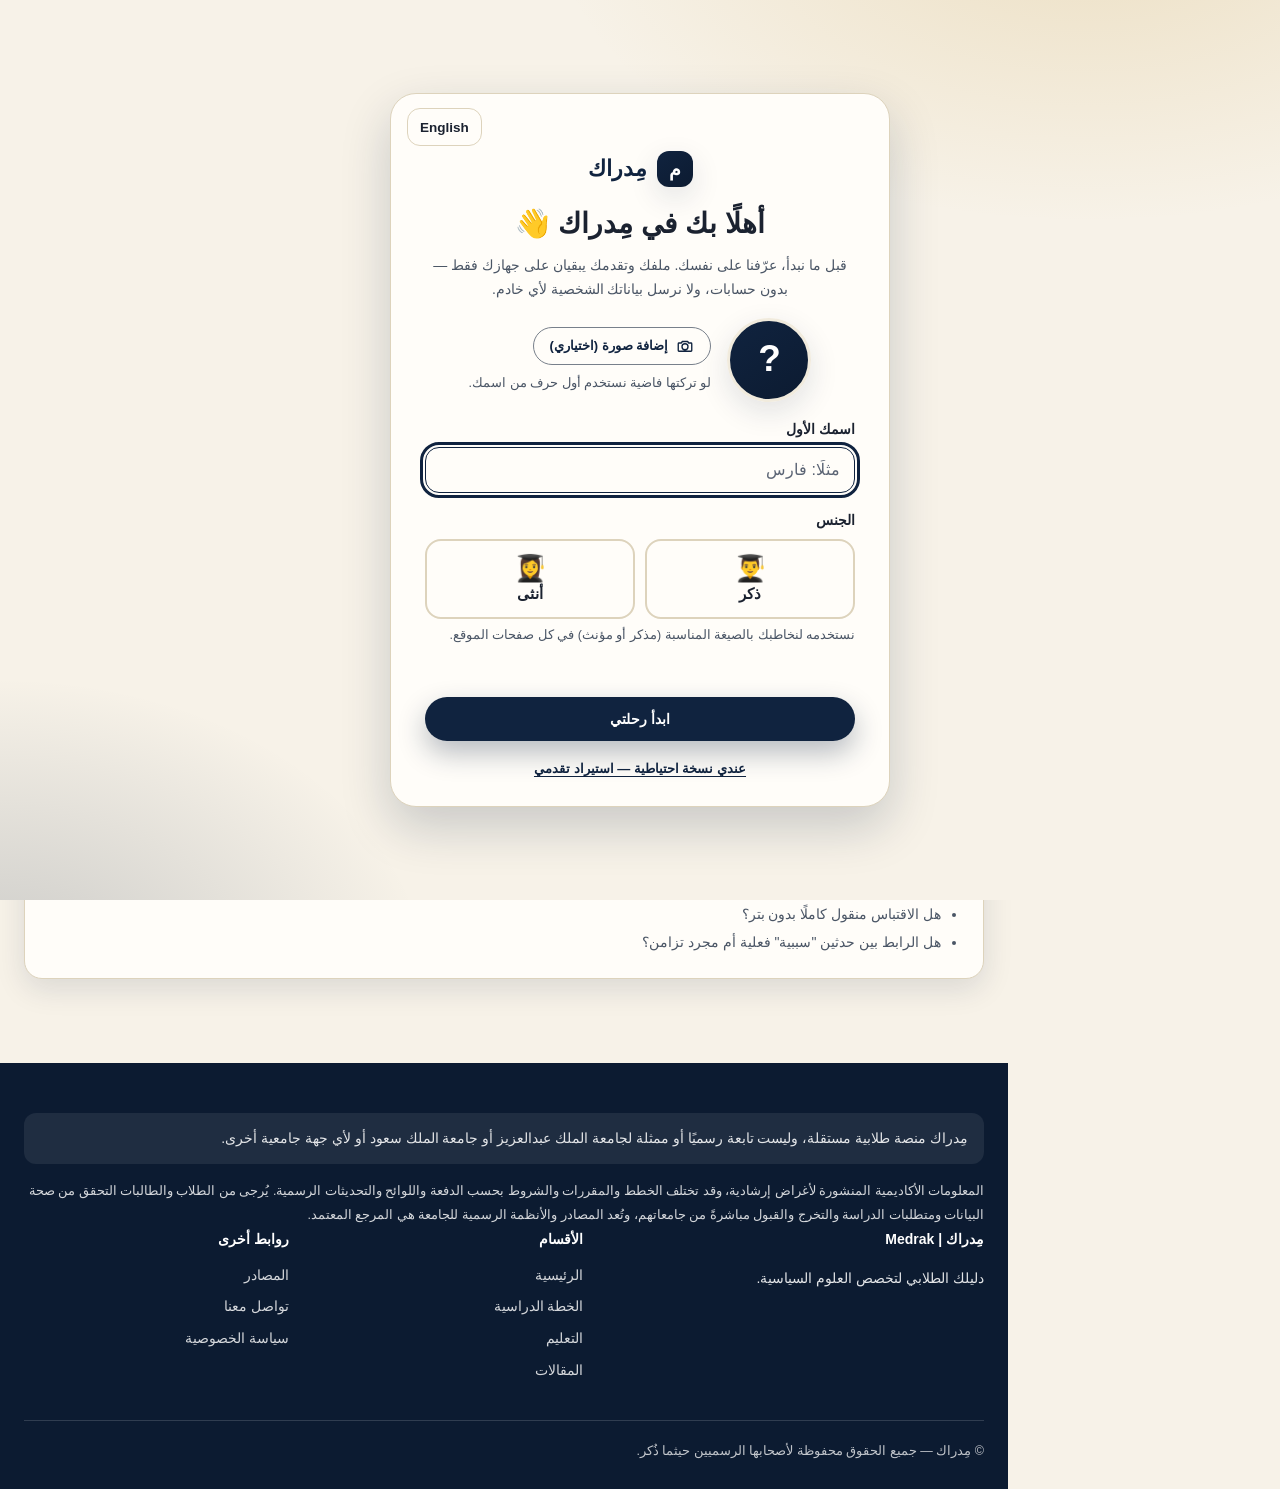
<file: media-literacy.html>
<!DOCTYPE html>
<html lang="ar" dir="rtl">
<head>
<meta charset="UTF-8">
<meta name="viewport" content="width=device-width, initial-scale=1.0">
<title data-ar="الوعي المعلوماتي | مِدراك" data-en="Media Literacy | Medrak">الوعي المعلوماتي | مِدراك</title>
<meta name="description" content="مختبر تفاعلي للتحقق من المعلومات وتمييز المحتوى المضلل.">
<script>
(function(){
  try {
    var d = document.documentElement;
    var g = function(k, f){ try { var v = localStorage.getItem(k); return v === null ? f : JSON.parse(v); } catch(e){ return f; } };
    var theme = g('medrak_theme', 'light') === 'dark' ? 'dark' : 'light';
    var female = !!g('medrak_gender', false);
    var lang = g('medrak_lang', 'ar') === 'en' ? 'en' : 'ar';
    var pal = g('medrak_palette', null);
    if (['classic','rose','emerald','ocean','lavender','sand'].indexOf(pal) < 0) pal = female ? 'rose' : 'classic';
    var lay = g('medrak_layout', 'sidebar');
    if (['sidebar','compact','wide','sequential'].indexOf(lay) < 0) lay = 'sidebar';
    d.setAttribute('data-theme', theme); d.setAttribute('data-palette', pal); d.setAttribute('data-layout', lay);
    d.setAttribute('data-gender', female ? 'female' : 'male');
    d.setAttribute('data-spotlight', g('medrak_spotlight', true) === false ? 'off' : 'on');
    d.setAttribute('lang', lang); d.setAttribute('dir', lang === 'en' ? 'ltr' : 'rtl');
    var uni = g('medrak_university', null);
    if (uni !== 'kau' && uni !== 'ksu' && uni !== 'none') {
      uni = null;
      try { var r = JSON.parse(localStorage.getItem('medrak_profile_v1') || 'null'); if (r && ((r.profile && r.profile.nickname) || r.studyPlanProgress || r.semesterTasks)) uni = 'kau'; } catch(e){}
    }
    var q = (location.search.match(/[?&]uni=(kau|ksu)(&|$)/) || [])[1];
    d.setAttribute('data-uni', q || ((uni === 'kau' || uni === 'ksu') ? uni : 'none'));
  } catch(e){}
})();
</script>
<link rel="stylesheet" href="assets/themes.css">
<link rel="stylesheet" href="assets/style.css">
<link rel="stylesheet" href="assets/shell.css">
<link rel="stylesheet" href="assets/university.css">
</head>
<body style="margin:0">
<div id="particle-field"></div>
<div id="scroll-progress"></div>
<div id="cursor-spotlight" aria-hidden="true"></div>
<div id="medrak-root">
<a href="#main" class="skip-link">تخطَّ إلى المحتوى</a>

<header class="topbar no-print">
  <button type="button" class="tb-btn icon-only nav-toggle" id="navToggle" aria-controls="sidebar" aria-expanded="false" aria-label="القائمة" data-aria-ar="القائمة" data-aria-en="Menu"><svg viewBox="0 0 24 24" fill="none" stroke="currentColor" stroke-width="1.8" stroke-linecap="round" stroke-linejoin="round" aria-hidden="true" focusable="false"><path d="M4 7h16 M4 12h16 M4 17h16"/></svg></button>
  <a class="brand" href="index.html"><span class="brand-mark" aria-hidden="true">م</span><span>مِدراك</span><small>Medrak</small></a>
  <span class="spacer"></span>
  <button type="button" class="tb-btn" id="uniBtn" aria-haspopup="menu" aria-expanded="false" aria-controls="uniMenu" aria-label="الجامعة"><svg viewBox="0 0 24 24" fill="none" stroke="currentColor" stroke-width="1.8" stroke-linecap="round" stroke-linejoin="round" aria-hidden="true" focusable="false"><path d="M3 21h18 M5 21V10 M9.5 21V10 M14.5 21V10 M19 21V10 M12 3 3 8h18z"/></svg><span class="uni-name tb-label" id="uniName"></span><span class="uni-code" id="uniCode"></span><svg viewBox="0 0 24 24" fill="none" stroke="currentColor" stroke-width="1.8" stroke-linecap="round" stroke-linejoin="round" aria-hidden="true" focusable="false" class="chev"><path d="M6 9l6 6 6-6"/></svg></button>
  <button type="button" class="tb-btn icon-only" id="tourBtn" aria-haspopup="dialog" aria-label="جولة التعريف بمزايا الموقع" data-aria-ar="جولة التعريف بمزايا الموقع" data-aria-en="Take a tour of the site" title="جولة التعريف" data-title-ar="جولة التعريف" data-title-en="Site tour"><svg viewBox="0 0 24 24" fill="none" stroke="currentColor" stroke-width="1.8" stroke-linecap="round" stroke-linejoin="round" aria-hidden="true" focusable="false"><path d="M12 21a9 9 0 1 0 0-18 9 9 0 0 0 0 18z M12 11v5 M12 8h.01"/></svg></button>
  <button type="button" class="tb-btn" id="customizeBtn" aria-haspopup="dialog" aria-label="تخصيص صفحتي" data-aria-ar="تخصيص صفحتي" data-aria-en="Customize my page"><svg viewBox="0 0 24 24" fill="none" stroke="currentColor" stroke-width="1.8" stroke-linecap="round" stroke-linejoin="round" aria-hidden="true" focusable="false"><path d="M12 3a9 9 0 1 0 0 18c1.1 0 1.8-.9 1.5-1.9-.4-1.2.4-2.1 1.6-2.1H17a4 4 0 0 0 4-4c0-5-4-10-9-10z M7.5 11.5h.01 M10 7.5h.01 M14.5 7.5h.01"/></svg><span class="tb-label" data-ar="تخصيص صفحتي" data-en="Customize my page">تخصيص صفحتي</span></button>
  <a class="tb-btn acct-chip" id="acctChip" href="profile.html" aria-label="ملفي"><span class="avatar" id="acctAvatar"></span><span class="tb-label" id="acctName"></span></a>
</header>
<nav class="topnav no-print" aria-label="التنقل العلوي" data-aria-ar="التنقل العلوي" data-aria-en="Top navigation"><a  href="index.html" data-page="index.html" aria-label="الرئيسية" data-aria-ar="الرئيسية" data-aria-en="Home" title="الرئيسية" data-title-ar="الرئيسية" data-title-en="Home"><svg viewBox="0 0 24 24" fill="none" stroke="currentColor" stroke-width="1.8" stroke-linecap="round" stroke-linejoin="round" aria-hidden="true" focusable="false"><path d="M3 10.5 12 3l9 7.5V20a1 1 0 0 1-1 1h-5v-6H9v6H4a1 1 0 0 1-1-1z"/></svg><span class="tn-label" data-ar="الرئيسية" data-en="Home">الرئيسية</span></a><a  href="index.html#kau" data-page="index.html" data-hash="#kau" aria-label="عن القسم" data-aria-ar="عن القسم" data-aria-en="The department" title="عن القسم" data-title-ar="عن القسم" data-title-en="The department"><svg viewBox="0 0 24 24" fill="none" stroke="currentColor" stroke-width="1.8" stroke-linecap="round" stroke-linejoin="round" aria-hidden="true" focusable="false"><path d="M3 21h18 M5 21V10 M9.5 21V10 M14.5 21V10 M19 21V10 M12 3 3 8h18z"/></svg><span class="tn-label" data-ar="عن القسم" data-en="The department">عن القسم</span></a><a  href="study-plan.html" data-page="study-plan.html" aria-label="الخطة الدراسية" data-aria-ar="الخطة الدراسية" data-aria-en="Study plan" title="الخطة الدراسية" data-title-ar="الخطة الدراسية" data-title-en="Study plan"><svg viewBox="0 0 24 24" fill="none" stroke="currentColor" stroke-width="1.8" stroke-linecap="round" stroke-linejoin="round" aria-hidden="true" focusable="false"><path d="M7 3v4 M17 3v4 M4 8h16 M5 5h14a1 1 0 0 1 1 1v13a1 1 0 0 1-1 1H5a1 1 0 0 1-1-1V6a1 1 0 0 1 1-1z"/></svg><span class="tn-label" data-ar="الخطة الدراسية" data-en="Study plan">الخطة الدراسية</span></a><a  href="education.html" data-page="education.html" aria-label="التعليم" data-aria-ar="التعليم" data-aria-en="Learning" title="التعليم" data-title-ar="التعليم" data-title-en="Learning"><svg viewBox="0 0 24 24" fill="none" stroke="currentColor" stroke-width="1.8" stroke-linecap="round" stroke-linejoin="round" aria-hidden="true" focusable="false"><path d="M12 6.5C10.5 5 8 4.5 4 4.5v13c4 0 6.5.5 8 2 1.5-1.5 4-2 8-2v-13c-4 0-6.5.5-8 2z M12 6.5v13"/></svg><span class="tn-label" data-ar="التعليم" data-en="Learning">التعليم</span></a><a  href="articles.html" data-page="articles.html" aria-label="المقالات" data-aria-ar="المقالات" data-aria-en="Articles" title="المقالات" data-title-ar="المقالات" data-title-en="Articles"><svg viewBox="0 0 24 24" fill="none" stroke="currentColor" stroke-width="1.8" stroke-linecap="round" stroke-linejoin="round" aria-hidden="true" focusable="false"><path d="M14 3H6a1 1 0 0 0-1 1v16a1 1 0 0 0 1 1h12a1 1 0 0 0 1-1V8z M14 3v5h5 M9 13h6 M9 17h6"/></svg><span class="tn-label" data-ar="المقالات" data-en="Articles">المقالات</span></a><a  href="decision-lab.html" data-page="decision-lab.html" aria-label="مختبر القرار" data-aria-ar="مختبر القرار" data-aria-en="Decision lab" title="مختبر القرار" data-title-ar="مختبر القرار" data-title-en="Decision lab"><svg viewBox="0 0 24 24" fill="none" stroke="currentColor" stroke-width="1.8" stroke-linecap="round" stroke-linejoin="round" aria-hidden="true" focusable="false"><path d="M12 21a9 9 0 1 0 0-18 9 9 0 0 0 0 18z M15.5 8.5 13.5 13.5 8.5 15.5 10.5 10.5z"/></svg><span class="tn-label" data-ar="مختبر القرار" data-en="Decision lab">مختبر القرار</span></a><a  href="communication.html" data-page="communication.html" aria-label="التواصل والتفاوض" data-aria-ar="التواصل والتفاوض" data-aria-en="Communication &amp; negotiation" title="التواصل والتفاوض" data-title-ar="التواصل والتفاوض" data-title-en="Communication &amp; negotiation"><svg viewBox="0 0 24 24" fill="none" stroke="currentColor" stroke-width="1.8" stroke-linecap="round" stroke-linejoin="round" aria-hidden="true" focusable="false"><path d="M21 12a8 8 0 0 1-11.5 7.2L4 20l1.1-4.3A8 8 0 1 1 21 12z"/></svg><span class="tn-label" data-ar="التواصل والتفاوض" data-en="Communication &amp; negotiation">التواصل والتفاوض</span></a><a  href="research-lab.html" data-page="research-lab.html" aria-label="البحث والتحليل" data-aria-ar="البحث والتحليل" data-aria-en="Research &amp; analysis" title="البحث والتحليل" data-title-ar="البحث والتحليل" data-title-en="Research &amp; analysis"><svg viewBox="0 0 24 24" fill="none" stroke="currentColor" stroke-width="1.8" stroke-linecap="round" stroke-linejoin="round" aria-hidden="true" focusable="false"><path d="M9 3h6 M10 3v6L4.5 19a1.5 1.5 0 0 0 1.3 2.2h12.4a1.5 1.5 0 0 0 1.3-2.2L14 9V3 M7.5 15h9"/></svg><span class="tn-label" data-ar="البحث والتحليل" data-en="Research &amp; analysis">البحث والتحليل</span></a><a  href="world-institutions.html" data-page="world-institutions.html" aria-label="العالم والمؤسسات" data-aria-ar="العالم والمؤسسات" data-aria-en="World &amp; institutions" title="العالم والمؤسسات" data-title-ar="العالم والمؤسسات" data-title-en="World &amp; institutions"><svg viewBox="0 0 24 24" fill="none" stroke="currentColor" stroke-width="1.8" stroke-linecap="round" stroke-linejoin="round" aria-hidden="true" focusable="false"><path d="M12 21a9 9 0 1 0 0-18 9 9 0 0 0 0 18z M3 12h18 M12 3c2.5 2.7 3.8 5.7 3.8 9s-1.3 6.3-3.8 9c-2.5-2.7-3.8-5.7-3.8-9S9.5 5.7 12 3z"/></svg><span class="tn-label" data-ar="العالم والمؤسسات" data-en="World &amp; institutions">العالم والمؤسسات</span></a><a  href="media-literacy.html" data-page="media-literacy.html" aria-label="الوعي المعلوماتي" data-aria-ar="الوعي المعلوماتي" data-aria-en="Media literacy" title="الوعي المعلوماتي" data-title-ar="الوعي المعلوماتي" data-title-en="Media literacy"><svg viewBox="0 0 24 24" fill="none" stroke="currentColor" stroke-width="1.8" stroke-linecap="round" stroke-linejoin="round" aria-hidden="true" focusable="false"><path d="M12 3 4 6v6c0 4.4 3.4 8.3 8 9 4.6-.7 8-4.6 8-9V6z M9 12l2 2 4-4"/></svg><span class="tn-label" data-ar="الوعي المعلوماتي" data-en="Media literacy">الوعي المعلوماتي</span></a><a  href="career.html" data-page="career.html" aria-label="مستقبلك المهني" data-aria-ar="مستقبلك المهني" data-aria-en="Your career" title="مستقبلك المهني" data-title-ar="مستقبلك المهني" data-title-en="Your career"><svg viewBox="0 0 24 24" fill="none" stroke="currentColor" stroke-width="1.8" stroke-linecap="round" stroke-linejoin="round" aria-hidden="true" focusable="false"><path d="M4 8h16a1 1 0 0 1 1 1v10a1 1 0 0 1-1 1H4a1 1 0 0 1-1-1V9a1 1 0 0 1 1-1z M9 8V5a1 1 0 0 1 1-1h4a1 1 0 0 1 1 1v3 M3 13h18"/></svg><span class="tn-label" data-ar="مستقبلك المهني" data-en="Your career">مستقبلك المهني</span></a><a  href="alumni.html" data-page="alumni.html" aria-label="خريجو مِدراك" data-aria-ar="خريجو مِدراك" data-aria-en="Medrak alumni" title="خريجو مِدراك" data-title-ar="خريجو مِدراك" data-title-en="Medrak alumni"><svg viewBox="0 0 24 24" fill="none" stroke="currentColor" stroke-width="1.8" stroke-linecap="round" stroke-linejoin="round" aria-hidden="true" focusable="false"><path d="M2 9l10-5 10 5-10 5z M6 11.5V16c0 1.2 2.7 3 6 3s6-1.8 6-3v-4.5 M22 9v6"/></svg><span class="tn-label" data-ar="خريجو مِدراك" data-en="Medrak alumni">خريجو مِدراك</span></a><a  href="profile.html" data-page="profile.html" aria-label="ملفي في مِدراك" data-aria-ar="ملفي في مِدراك" data-aria-en="My profile" title="ملفي في مِدراك" data-title-ar="ملفي في مِدراك" data-title-en="My profile"><svg viewBox="0 0 24 24" fill="none" stroke="currentColor" stroke-width="1.8" stroke-linecap="round" stroke-linejoin="round" aria-hidden="true" focusable="false"><path d="M12 12a4 4 0 1 0 0-8 4 4 0 0 0 0 8z M4 21a8 8 0 0 1 16 0"/></svg><span class="tn-label" data-ar="ملفي في مِدراك" data-en="My profile">ملفي في مِدراك</span></a><a  href="index.html#faq" data-page="index.html" data-hash="#faq" aria-label="الأسئلة الشائعة" data-aria-ar="الأسئلة الشائعة" data-aria-en="FAQ" title="الأسئلة الشائعة" data-title-ar="الأسئلة الشائعة" data-title-en="FAQ"><svg viewBox="0 0 24 24" fill="none" stroke="currentColor" stroke-width="1.8" stroke-linecap="round" stroke-linejoin="round" aria-hidden="true" focusable="false"><path d="M12 21a9 9 0 1 0 0-18 9 9 0 0 0 0 18z M9.5 9.5a2.5 2.5 0 1 1 3.5 2.3c-.7.4-1 1-1 1.7 M12 17h.01"/></svg><span class="tn-label" data-ar="الأسئلة الشائعة" data-en="FAQ">الأسئلة الشائعة</span></a><a  href="index.html#contact" data-page="index.html" data-hash="#contact" aria-label="تواصل معنا" data-aria-ar="تواصل معنا" data-aria-en="Contact us" title="تواصل معنا" data-title-ar="تواصل معنا" data-title-en="Contact us"><svg viewBox="0 0 24 24" fill="none" stroke="currentColor" stroke-width="1.8" stroke-linecap="round" stroke-linejoin="round" aria-hidden="true" focusable="false"><path d="M4 5h16a1 1 0 0 1 1 1v12a1 1 0 0 1-1 1H4a1 1 0 0 1-1-1V6a1 1 0 0 1 1-1z M3 7l9 6 9-6"/></svg><span class="tn-label" data-ar="تواصل معنا" data-en="Contact us">تواصل معنا</span></a><a  href="privacy.html" data-page="privacy.html" aria-label="سياسة الخصوصية" data-aria-ar="سياسة الخصوصية" data-aria-en="Privacy policy" title="سياسة الخصوصية" data-title-ar="سياسة الخصوصية" data-title-en="Privacy policy"><svg viewBox="0 0 24 24" fill="none" stroke="currentColor" stroke-width="1.8" stroke-linecap="round" stroke-linejoin="round" aria-hidden="true" focusable="false"><path d="M6 11h12a1 1 0 0 1 1 1v8a1 1 0 0 1-1 1H6a1 1 0 0 1-1-1v-8a1 1 0 0 1 1-1z M8 11V8a4 4 0 0 1 8 0v3"/></svg><span class="tn-label" data-ar="سياسة الخصوصية" data-en="Privacy policy">سياسة الخصوصية</span></a></nav>
<div class="sidebar-backdrop no-print" id="sidebarBackdrop"></div>
<nav class="sidebar no-print" id="sidebar" aria-label="التنقل الرئيسي" data-aria-ar="التنقل الرئيسي" data-aria-en="Main navigation">
  <div class="sidebar-head"><a class="brand" href="index.html"><span class="brand-mark" aria-hidden="true">م</span><span>مِدراك</span></a><button type="button" class="mk-x" id="sidebarClose" aria-label="إغلاق القائمة" data-aria-ar="إغلاق القائمة" data-aria-en="Close menu"><svg viewBox="0 0 24 24" fill="none" stroke="currentColor" stroke-width="1.8" stroke-linecap="round" stroke-linejoin="round" aria-hidden="true" focusable="false"><path d="M6 6l12 12 M18 6L6 18"/></svg></button></div>
  <div class="nav-group-title" data-ar="الأقسام" data-en="Sections">الأقسام</div>
  <a class="nav-item" href="index.html" data-page="index.html" aria-label="الرئيسية" data-aria-ar="الرئيسية" data-aria-en="Home" title="الرئيسية" data-title-ar="الرئيسية" data-title-en="Home"><svg viewBox="0 0 24 24" fill="none" stroke="currentColor" stroke-width="1.8" stroke-linecap="round" stroke-linejoin="round" aria-hidden="true" focusable="false"><path d="M3 10.5 12 3l9 7.5V20a1 1 0 0 1-1 1h-5v-6H9v6H4a1 1 0 0 1-1-1z"/></svg><span class="label" data-ar="الرئيسية" data-en="Home">الرئيسية</span></a><a class="nav-item" href="index.html#kau" data-page="index.html" data-hash="#kau" aria-label="عن القسم" data-aria-ar="عن القسم" data-aria-en="The department" title="عن القسم" data-title-ar="عن القسم" data-title-en="The department"><svg viewBox="0 0 24 24" fill="none" stroke="currentColor" stroke-width="1.8" stroke-linecap="round" stroke-linejoin="round" aria-hidden="true" focusable="false"><path d="M3 21h18 M5 21V10 M9.5 21V10 M14.5 21V10 M19 21V10 M12 3 3 8h18z"/></svg><span class="label" data-ar="عن القسم" data-en="The department">عن القسم</span></a><a class="nav-item" href="study-plan.html" data-page="study-plan.html" aria-label="الخطة الدراسية" data-aria-ar="الخطة الدراسية" data-aria-en="Study plan" title="الخطة الدراسية" data-title-ar="الخطة الدراسية" data-title-en="Study plan"><svg viewBox="0 0 24 24" fill="none" stroke="currentColor" stroke-width="1.8" stroke-linecap="round" stroke-linejoin="round" aria-hidden="true" focusable="false"><path d="M7 3v4 M17 3v4 M4 8h16 M5 5h14a1 1 0 0 1 1 1v13a1 1 0 0 1-1 1H5a1 1 0 0 1-1-1V6a1 1 0 0 1 1-1z"/></svg><span class="label" data-ar="الخطة الدراسية" data-en="Study plan">الخطة الدراسية</span></a><a class="nav-item" href="education.html" data-page="education.html" aria-label="التعليم" data-aria-ar="التعليم" data-aria-en="Learning" title="التعليم" data-title-ar="التعليم" data-title-en="Learning"><svg viewBox="0 0 24 24" fill="none" stroke="currentColor" stroke-width="1.8" stroke-linecap="round" stroke-linejoin="round" aria-hidden="true" focusable="false"><path d="M12 6.5C10.5 5 8 4.5 4 4.5v13c4 0 6.5.5 8 2 1.5-1.5 4-2 8-2v-13c-4 0-6.5.5-8 2z M12 6.5v13"/></svg><span class="label" data-ar="التعليم" data-en="Learning">التعليم</span></a><a class="nav-item" href="articles.html" data-page="articles.html" aria-label="المقالات" data-aria-ar="المقالات" data-aria-en="Articles" title="المقالات" data-title-ar="المقالات" data-title-en="Articles"><svg viewBox="0 0 24 24" fill="none" stroke="currentColor" stroke-width="1.8" stroke-linecap="round" stroke-linejoin="round" aria-hidden="true" focusable="false"><path d="M14 3H6a1 1 0 0 0-1 1v16a1 1 0 0 0 1 1h12a1 1 0 0 0 1-1V8z M14 3v5h5 M9 13h6 M9 17h6"/></svg><span class="label" data-ar="المقالات" data-en="Articles">المقالات</span></a><a class="nav-item" href="decision-lab.html" data-page="decision-lab.html" aria-label="مختبر القرار" data-aria-ar="مختبر القرار" data-aria-en="Decision lab" title="مختبر القرار" data-title-ar="مختبر القرار" data-title-en="Decision lab"><svg viewBox="0 0 24 24" fill="none" stroke="currentColor" stroke-width="1.8" stroke-linecap="round" stroke-linejoin="round" aria-hidden="true" focusable="false"><path d="M12 21a9 9 0 1 0 0-18 9 9 0 0 0 0 18z M15.5 8.5 13.5 13.5 8.5 15.5 10.5 10.5z"/></svg><span class="label" data-ar="مختبر القرار" data-en="Decision lab">مختبر القرار</span></a><a class="nav-item" href="communication.html" data-page="communication.html" aria-label="التواصل والتفاوض" data-aria-ar="التواصل والتفاوض" data-aria-en="Communication &amp; negotiation" title="التواصل والتفاوض" data-title-ar="التواصل والتفاوض" data-title-en="Communication &amp; negotiation"><svg viewBox="0 0 24 24" fill="none" stroke="currentColor" stroke-width="1.8" stroke-linecap="round" stroke-linejoin="round" aria-hidden="true" focusable="false"><path d="M21 12a8 8 0 0 1-11.5 7.2L4 20l1.1-4.3A8 8 0 1 1 21 12z"/></svg><span class="label" data-ar="التواصل والتفاوض" data-en="Communication &amp; negotiation">التواصل والتفاوض</span></a><a class="nav-item" href="research-lab.html" data-page="research-lab.html" aria-label="البحث والتحليل" data-aria-ar="البحث والتحليل" data-aria-en="Research &amp; analysis" title="البحث والتحليل" data-title-ar="البحث والتحليل" data-title-en="Research &amp; analysis"><svg viewBox="0 0 24 24" fill="none" stroke="currentColor" stroke-width="1.8" stroke-linecap="round" stroke-linejoin="round" aria-hidden="true" focusable="false"><path d="M9 3h6 M10 3v6L4.5 19a1.5 1.5 0 0 0 1.3 2.2h12.4a1.5 1.5 0 0 0 1.3-2.2L14 9V3 M7.5 15h9"/></svg><span class="label" data-ar="البحث والتحليل" data-en="Research &amp; analysis">البحث والتحليل</span></a><a class="nav-item" href="world-institutions.html" data-page="world-institutions.html" aria-label="العالم والمؤسسات" data-aria-ar="العالم والمؤسسات" data-aria-en="World &amp; institutions" title="العالم والمؤسسات" data-title-ar="العالم والمؤسسات" data-title-en="World &amp; institutions"><svg viewBox="0 0 24 24" fill="none" stroke="currentColor" stroke-width="1.8" stroke-linecap="round" stroke-linejoin="round" aria-hidden="true" focusable="false"><path d="M12 21a9 9 0 1 0 0-18 9 9 0 0 0 0 18z M3 12h18 M12 3c2.5 2.7 3.8 5.7 3.8 9s-1.3 6.3-3.8 9c-2.5-2.7-3.8-5.7-3.8-9S9.5 5.7 12 3z"/></svg><span class="label" data-ar="العالم والمؤسسات" data-en="World &amp; institutions">العالم والمؤسسات</span></a><a class="nav-item" href="media-literacy.html" data-page="media-literacy.html" aria-label="الوعي المعلوماتي" data-aria-ar="الوعي المعلوماتي" data-aria-en="Media literacy" title="الوعي المعلوماتي" data-title-ar="الوعي المعلوماتي" data-title-en="Media literacy"><svg viewBox="0 0 24 24" fill="none" stroke="currentColor" stroke-width="1.8" stroke-linecap="round" stroke-linejoin="round" aria-hidden="true" focusable="false"><path d="M12 3 4 6v6c0 4.4 3.4 8.3 8 9 4.6-.7 8-4.6 8-9V6z M9 12l2 2 4-4"/></svg><span class="label" data-ar="الوعي المعلوماتي" data-en="Media literacy">الوعي المعلوماتي</span></a><a class="nav-item" href="career.html" data-page="career.html" aria-label="مستقبلك المهني" data-aria-ar="مستقبلك المهني" data-aria-en="Your career" title="مستقبلك المهني" data-title-ar="مستقبلك المهني" data-title-en="Your career"><svg viewBox="0 0 24 24" fill="none" stroke="currentColor" stroke-width="1.8" stroke-linecap="round" stroke-linejoin="round" aria-hidden="true" focusable="false"><path d="M4 8h16a1 1 0 0 1 1 1v10a1 1 0 0 1-1 1H4a1 1 0 0 1-1-1V9a1 1 0 0 1 1-1z M9 8V5a1 1 0 0 1 1-1h4a1 1 0 0 1 1 1v3 M3 13h18"/></svg><span class="label" data-ar="مستقبلك المهني" data-en="Your career">مستقبلك المهني</span></a><a class="nav-item" href="alumni.html" data-page="alumni.html" aria-label="خريجو مِدراك" data-aria-ar="خريجو مِدراك" data-aria-en="Medrak alumni" title="خريجو مِدراك" data-title-ar="خريجو مِدراك" data-title-en="Medrak alumni"><svg viewBox="0 0 24 24" fill="none" stroke="currentColor" stroke-width="1.8" stroke-linecap="round" stroke-linejoin="round" aria-hidden="true" focusable="false"><path d="M2 9l10-5 10 5-10 5z M6 11.5V16c0 1.2 2.7 3 6 3s6-1.8 6-3v-4.5 M22 9v6"/></svg><span class="label" data-ar="خريجو مِدراك" data-en="Medrak alumni">خريجو مِدراك</span></a><a class="nav-item" href="profile.html" data-page="profile.html" aria-label="ملفي في مِدراك" data-aria-ar="ملفي في مِدراك" data-aria-en="My profile" title="ملفي في مِدراك" data-title-ar="ملفي في مِدراك" data-title-en="My profile"><svg viewBox="0 0 24 24" fill="none" stroke="currentColor" stroke-width="1.8" stroke-linecap="round" stroke-linejoin="round" aria-hidden="true" focusable="false"><path d="M12 12a4 4 0 1 0 0-8 4 4 0 0 0 0 8z M4 21a8 8 0 0 1 16 0"/></svg><span class="label" data-ar="ملفي في مِدراك" data-en="My profile">ملفي في مِدراك</span></a>
  <div class="nav-group-title" data-ar="المساعدة" data-en="Help">المساعدة</div>
  <a class="nav-item" href="index.html#faq" data-page="index.html" data-hash="#faq" aria-label="الأسئلة الشائعة" data-aria-ar="الأسئلة الشائعة" data-aria-en="FAQ" title="الأسئلة الشائعة" data-title-ar="الأسئلة الشائعة" data-title-en="FAQ"><svg viewBox="0 0 24 24" fill="none" stroke="currentColor" stroke-width="1.8" stroke-linecap="round" stroke-linejoin="round" aria-hidden="true" focusable="false"><path d="M12 21a9 9 0 1 0 0-18 9 9 0 0 0 0 18z M9.5 9.5a2.5 2.5 0 1 1 3.5 2.3c-.7.4-1 1-1 1.7 M12 17h.01"/></svg><span class="label" data-ar="الأسئلة الشائعة" data-en="FAQ">الأسئلة الشائعة</span></a><a class="nav-item" href="index.html#contact" data-page="index.html" data-hash="#contact" aria-label="تواصل معنا" data-aria-ar="تواصل معنا" data-aria-en="Contact us" title="تواصل معنا" data-title-ar="تواصل معنا" data-title-en="Contact us"><svg viewBox="0 0 24 24" fill="none" stroke="currentColor" stroke-width="1.8" stroke-linecap="round" stroke-linejoin="round" aria-hidden="true" focusable="false"><path d="M4 5h16a1 1 0 0 1 1 1v12a1 1 0 0 1-1 1H4a1 1 0 0 1-1-1V6a1 1 0 0 1 1-1z M3 7l9 6 9-6"/></svg><span class="label" data-ar="تواصل معنا" data-en="Contact us">تواصل معنا</span></a><a class="nav-item" href="privacy.html" data-page="privacy.html" aria-label="سياسة الخصوصية" data-aria-ar="سياسة الخصوصية" data-aria-en="Privacy policy" title="سياسة الخصوصية" data-title-ar="سياسة الخصوصية" data-title-en="Privacy policy"><svg viewBox="0 0 24 24" fill="none" stroke="currentColor" stroke-width="1.8" stroke-linecap="round" stroke-linejoin="round" aria-hidden="true" focusable="false"><path d="M6 11h12a1 1 0 0 1 1 1v8a1 1 0 0 1-1 1H6a1 1 0 0 1-1-1v-8a1 1 0 0 1 1-1z M8 11V8a4 4 0 0 1 8 0v3"/></svg><span class="label" data-ar="سياسة الخصوصية" data-en="Privacy policy">سياسة الخصوصية</span></a>
</nav>

<main id="main">

  <section>
    <div class="wrap">
      <h2 class="section-title" data-ar="الوعي المعلوماتي 🔍" data-en="Media Literacy 🔍">الوعي المعلوماتي 🔍</h2>
      <p class="section-sub" data-ar="مختبر التحقق من المعلومات — كل المنشورات والأخبار هنا افتراضية من كتابتنا، لا تشير لأي حدث أو جهة حقيقية." data-en="A media literacy lab — every post and headline here is hypothetical and written by us, referring to no real event or entity.">مختبر التحقق من المعلومات — كل المنشورات والأخبار هنا افتراضية من كتابتنا، لا تشير لأي حدث أو جهة حقيقية.</p>

      <div class="quiz-box" style="max-width:100%;margin-bottom:26px">
        <p style="margin:0 0 6px;font-size:12px;color:var(--text-soft)">التدريب <span id="mlNum">1</span> من <span id="mlTotal"></span> — نقاطك: <b id="mlScore" style="color:var(--teal-deep)">0</b></p>
        <p style="margin:0 0 4px;font-size:11px;color:var(--text-faint)" id="mlDifficulty"></p>
        <h3 id="mlTitle" style="margin:0 0 10px;color:var(--purple-text);font-size:16px"></h3>
        <p id="mlScenario" style="margin:0 0 16px;font-size:14px;background:var(--surface-2);padding:12px;border-radius:var(--radius-sm)"></p>
        <div class="quiz-opts" id="mlOpts"></div>
        <button class="btn btn-outline" id="mlHintBtn" style="margin-top:12px;font-size:12.5px">💡 تلميح</button>
        <p id="mlHintText" style="display:none;font-size:12.5px;color:var(--text-soft);margin-top:8px"></p>
        <div id="mlExplainBox" style="display:none;margin-top:14px;padding-top:12px;border-top:1px dashed var(--line)">
          <p id="mlExplainText" style="margin:0 0 12px;font-size:13.5px;color:var(--text-soft)"></p>
          <button class="btn btn-primary" id="mlNextBtn">التالي</button>
        </div>
      </div>

      <div id="mlDoneBox" style="display:none" class="info-card">
        <h3 style="margin:0 0 10px;color:var(--purple-text)">أنهيت كل التدريبات! 🎉</h3>
        <p id="mlFinalScore" style="margin:0 0 14px"></p>
        <button class="btn btn-outline" id="mlRestartBtn" data-m="أعد التدريبات" data-f="أعيدي التدريبات" data-en="Retake Trainings">أعد التدريبات</button>
      </div>

      <div class="info-card">
        <h3 style="margin:0 0 12px;color:var(--purple-text);font-size:16px">✅ قائمة فحص سريعة — طبّقها على أي محتوى تقرأه</h3>
        <ul id="mlChecklist" style="margin:0;padding-inline-start:20px;font-size:14px;color:var(--text-soft);line-height:2"></ul>
      </div>
    </div>
  </section>

</main>

<footer class="site">
  <div class="wrap">
    <div class="foot-notice" data-ar="مِدراك منصة طلابية مستقلة، وليست تابعة رسميًا أو ممثلة لجامعة الملك عبدالعزيز أو جامعة الملك سعود أو لأي جهة جامعية أخرى." data-en="Medrak is an independent student platform and is not officially affiliated with, or representing, King Abdulaziz University, King Saud University or any other university body.">مِدراك منصة طلابية مستقلة، وليست تابعة رسميًا أو ممثلة لجامعة الملك عبدالعزيز أو جامعة الملك سعود أو لأي جهة جامعية أخرى.</div>
    <p class="foot-notice-2" data-ar="المعلومات الأكاديمية المنشورة لأغراض إرشادية، وقد تختلف الخطط والمقررات والشروط بحسب الدفعة واللوائح والتحديثات الرسمية. يُرجى من الطلاب والطالبات التحقق من صحة البيانات ومتطلبات الدراسة والتخرج والقبول مباشرةً من جامعاتهم، وتُعد المصادر والأنظمة الرسمية للجامعة هي المرجع المعتمد." data-en="The academic information published here is for guidance only. Plans, courses and conditions may vary by cohort, regulations and official updates. Students are asked to verify data and study, graduation and admission requirements directly with their universities; the university’s official sources and systems are the authoritative reference.">المعلومات الأكاديمية المنشورة لأغراض إرشادية، وقد تختلف الخطط والمقررات والشروط بحسب الدفعة واللوائح والتحديثات الرسمية. يُرجى من الطلاب والطالبات التحقق من صحة البيانات ومتطلبات الدراسة والتخرج والقبول مباشرةً من جامعاتهم، وتُعد المصادر والأنظمة الرسمية للجامعة هي المرجع المعتمد.</p>
    <div class="foot-grid">
      <div>
        <h5>مِدراك | Medrak</h5>
        <p style="max-width:32ch" data-ar="دليلك الطلابي لتخصص العلوم السياسية." data-en="Your student guide to the Political Science major.">دليلك الطلابي لتخصص العلوم السياسية.</p>
      </div>
      <div>
        <h5 data-ar="الأقسام" data-en="Sections">الأقسام</h5>
        <a href="index.html" data-ar="الرئيسية" data-en="Home">الرئيسية</a>
        <a href="study-plan.html" data-ar="الخطة الدراسية" data-en="Study Plan">الخطة الدراسية</a>
        <a href="education.html" data-ar="التعليم" data-en="Learning">التعليم</a>
        <a href="articles.html" data-ar="المقالات" data-en="Articles">المقالات</a>
      </div>
      <div>
        <h5 data-ar="روابط أخرى" data-en="Other Links">روابط أخرى</h5>
        <a href="index.html#sources" data-ar="المصادر" data-en="Sources">المصادر</a>
        <a href="index.html#contact" data-ar="تواصل معنا" data-en="Contact">تواصل معنا</a>
        <a href="privacy.html" data-ar="سياسة الخصوصية" data-en="Privacy Policy">سياسة الخصوصية</a>
      </div>
    </div>
    <div class="foot-bottom" data-ar="© مِدراك — جميع الحقوق محفوظة لأصحابها الرسميين حيثما ذُكر." data-en="© Medrak — All rights reserved to their respective official owners where noted.">© مِدراك — جميع الحقوق محفوظة لأصحابها الرسميين حيثما ذُكر.</div>
  </div>
</footer>

<button class="back-top" id="backTop" aria-label="عودة للأعلى">↑</button>

<script src="assets/store.js"></script>
<script src="assets/common.js"></script>
<script src="assets/shell.js"></script>
<script src="assets/universities/registry.js"></script>
<script src="assets/university-ui.js"></script>
<script src="assets/stats.js"></script>
<script data-goatcounter="https://medrak1999.goatcounter.com/count" async src="//gc.zgo.at/count.js"></script>
<script>
(function(){
  /* ============================================================
     مختبر التحقق من المعلومات — كل السيناريوهات افتراضية من كتابة مِدراك
     ============================================================ */
  const mlTrainings = [
    { title:'خبر أم رأي؟', difficulty:'سهل',
      scenario:'"أصدرت بلدية المدينة الافتراضية قرارًا بإغلاق الشارع الرئيسي لمدة أسبوع لأعمال الصيانة."',
      opts:['خبر (واقعة يمكن التحقق منها)', 'رأي (وجهة نظر شخصية)'], correct:0,
      hint:'هل الجملة تنقل واقعة محددة، أو تعبّر عن تقييم شخصي؟',
      explain:'هذه جملة خبرية تنقل قرارًا رسميًا يمكن التحقق منه، بعكس الرأي الذي يحمل تقييمًا شخصيًا.' },
    { title:'العنوان مقابل المحتوى', difficulty:'متوسط',
      scenario:'عنوان: "كارثة كاملة تضرب قطاع التعليم!" — لكن نص المقال يذكر فقط "تأخر بسيط في تسليم بعض الكتب المدرسية لأسبوع."',
      opts:['العنوان يعكس المحتوى بدقة', 'العنوان مبالغ فيه مقارنة بالمحتوى الفعلي'], correct:1,
      hint:'قارن حجم الكلمات المستخدمة بالعنوان مع تفاصيل الخبر الفعلية.',
      explain:'هذا مثال كلاسيكي على "العنوان المضلّل" (Clickbait) — يضخّم الحدث لجذب القراءة، بينما التفاصيل الفعلية أبسط بكثير.' },
    { title:'تاريخ النشر', difficulty:'متوسط',
      scenario:'منشور يتم تداوله بكثرة يقول "عاجل: افتتاح الجسر الجديد اليوم!" — لكن عند البحث تبيّن أن تاريخ الخبر الأصلي يعود لثلاث سنوات.',
      opts:['أتجاهل تاريخ النشر وأشارك الخبر لأنه مهم', 'أتحقق من تاريخ النشر الأصلي قبل المشاركة'], correct:1,
      hint:'كلمة "عاجل" لا تعني بالضرورة أن الحدث وقع الآن.',
      explain:'إعادة تداول أخبار قديمة بصياغة "عاجل" من أكثر أساليب التضليل شيوعًا — التحقق من التاريخ خطوة أساسية دائمًا.' },
    { title:'سياق الصورة', difficulty:'صعب',
      scenario:'صورة حقيقية لتجمّع كبير من الناس، يُدّعى أنها من فعالية محلية الأسبوع الماضي — لكن البحث العكسي عن الصورة يُظهر أنها من مناسبة مختلفة تمامًا في بلد آخر قبل سنوات.',
      opts:['الصورة حقيقية إذن الادعاء صحيح', 'الصورة حقيقية لكن استُخدمت خارج سياقها الصحيح'], correct:1,
      hint:'كون الصورة "حقيقية" لا يعني أن السياق المرفق معها صحيح.',
      explain:'هذا نوع شائع من التضليل يسمى "خطأ السياق" (False Context) — محتوى حقيقي يُعاد استخدامه بسياق أو تاريخ خاطئ.' },
    { title:'الادعاء مقابل الدليل', difficulty:'متوسط',
      scenario:'منشور يقول "المنتج الفلاني يحسّن التركيز بنسبة 90%!" بدون ذكر أي مصدر أو دراسة.',
      opts:['أثق بالرقم لأنه محدد وواضح', 'أطلب مصدر الدراسة قبل تصديق الرقم'], correct:1,
      hint:'الأرقام المحددة تبدو مقنعة، لكن هل ذُكر مصدرها؟',
      explain:'الأرقام الدقيقة تزيد المصداقية الظاهرية حتى بدون دليل — لهذا التحقق من مصدر أي إحصائية خطوة ضرورية دائمًا.' },
    { title:'إحصائية قديمة', difficulty:'صعب',
      scenario:'مقال يستشهد بدراسة تقول "40% من السكان يفضلون العمل عن بعد" دون ذكر سنة الدراسة، وعند البحث تبيّن أنها أُجريت قبل 8 سنوات.',
      opts:['الرقم لا يزال صالحًا للاستخدام كما هو', 'يجب التحقق هل تغيّر الوضع منذ ذلك الحين'], correct:1,
      hint:'هل الظواهر الاجتماعية والاقتصادية تتغير بمرور الوقت؟',
      explain:'استخدام بيانات قديمة كأنها حالية قد يعطي صورة غير دقيقة — الإحصائيات الاجتماعية والاقتصادية غالبًا تحتاج تحديثًا دوريًا.' },
    { title:'الاقتباس المبتور', difficulty:'صعب',
      scenario:'مسؤول قال: "لن نقبل بهذا الاقتراح إلا إذا توفرت شروط السلامة الكاملة." نُشر الاقتباس مبتورًا كـ: "لن نقبل بهذا الاقتراح."',
      opts:['الاقتباس المبتور ينقل المعنى الأصلي بدقة', 'الاقتباس المبتور غيّر المعنى الأصلي للكلام'], correct:1,
      hint:'قارن الجملة الكاملة بالجزء المقتطع منها.',
      explain:'حذف جزء الشرط ("إلا إذا...") غيّر المعنى بالكامل من رفض مشروط إلى رفض قاطع — هذا مثال على الاقتباس المبتور المضلّل.' },
    { title:'الارتباط أم السببية؟', difficulty:'صعب',
      scenario:'"ارتفعت مبيعات المكتبة بنسبة 20% في نفس الشهر الذي أُطلقت فيه حملة إعلانية." هل هذا يثبت أن الحملة هي السبب الوحيد؟',
      opts:['نعم، الحملة سبّبت الارتفاع بالتأكيد', 'ليس بالضرورة — قد توجد عوامل أخرى ساهمت بالتزامن'], correct:1,
      hint:'تزامن حدثين لا يعني دائمًا أن أحدهما تسبب بالآخر.',
      explain:'هذا مبدأ أساسي بالتفكير النقدي: "الارتباط لا يعني السببية" — قد تتزامن حملة إعلانية مع موسم مبيعات مرتفع لأسباب أخرى.' },
    { title:'تقييم قوة المصدر', difficulty:'سهل',
      scenario:'مقارنة بين مصدرين لنفس الخبر: الأول جهة رسمية معروفة تنشر بيانًا موقّعًا، والثاني حساب مجهول الهوية بدون أي توثيق.',
      opts:['المصدران متساويان بالموثوقية', 'المصدر الرسمي الموثّق أقوى وأولى بالثقة'], correct:1,
      hint:'من الأسهل مساءلته إذا كانت المعلومة خاطئة؟',
      explain:'قوة المصدر تُقاس بإمكانية التحقق منه ومساءلته — الجهات الرسمية الموثقة أقوى من الحسابات المجهولة عادةً.' },
  ];

  let mlIndex = 0, mlScore = 0;
  document.getElementById('mlTotal').textContent = mlTrainings.length;

  function mlRender(){
    const item = mlTrainings[mlIndex];
    document.getElementById('mlNum').textContent = mlIndex + 1;
    document.getElementById('mlScore').textContent = mlScore;
    document.getElementById('mlDifficulty').textContent = 'المستوى: ' + item.difficulty;
    document.getElementById('mlTitle').textContent = item.title;
    document.getElementById('mlScenario').textContent = item.scenario;
    document.getElementById('mlHintText').style.display = 'none';
    document.getElementById('mlExplainBox').style.display = 'none';
    const opts = document.getElementById('mlOpts');
    opts.innerHTML = '';
    item.opts.forEach((optText, i) => {
      const btn = document.createElement('button');
      btn.className = 'quiz-opt';
      btn.textContent = optText;
      btn.addEventListener('click', function(){
        if (mlIndex === 0) { if (window.medrakTrack) medrakTrack('start_quiz', {quiz_id:'media_literacy'}); }
        const isCorrect = i === item.correct;
        if (isCorrect) mlScore++;
        opts.querySelectorAll('.quiz-opt').forEach(b => b.disabled = true);
        this.style.borderColor = isCorrect ? 'var(--correct-text)' : 'var(--wrong-text)';
        this.style.background = isCorrect ? 'var(--correct-bg)' : 'var(--wrong-bg)';
        document.getElementById('mlScore').textContent = mlScore;
        document.getElementById('mlExplainText').textContent = (isCorrect ? '✅ صح! ' : '❌ مو تمامًا. ') + item.explain;
        document.getElementById('mlExplainBox').style.display = 'block';
        if (window.medrakSound) window.medrakSound.play(isCorrect ? 'success' : 'error');
      });
      opts.appendChild(btn);
    });
  }
  document.getElementById('mlHintBtn').addEventListener('click', function(){
    document.getElementById('mlHintText').textContent = '💡 ' + mlTrainings[mlIndex].hint;
    document.getElementById('mlHintText').style.display = 'block';
  });
  document.getElementById('mlNextBtn').addEventListener('click', function(){
    mlIndex++;
    if (mlIndex >= mlTrainings.length) mlFinish();
    else mlRender();
  });
  function mlFinish(){
    document.querySelector('.quiz-box').style.display = 'none';
    document.getElementById('mlDoneBox').style.display = 'block';
    document.getElementById('mlFinalScore').textContent = 'نتيجتك: ' + mlScore + ' من ' + mlTrainings.length;
    if (window.medrakTrack) medrakTrack('complete_quiz', {quiz_id:'media_literacy'});
    if (window.medrakSound) window.medrakSound.play('achievement');
    if (window.medrakConfetti) window.medrakConfetti();
    if (window.MedrakStore) MedrakStore.set('mediaLiteracy', { bestScore: mlScore, total: mlTrainings.length, completedAt: new Date().toISOString() });
    if (window.medrakRecordAchievement) medrakRecordAchievement('مختبر التحقق من المعلومات: ' + mlScore + ' من ' + mlTrainings.length);
  }
  document.getElementById('mlRestartBtn').addEventListener('click', function(){
    mlIndex = 0; mlScore = 0;
    document.querySelector('.quiz-box').style.display = 'block';
    document.getElementById('mlDoneBox').style.display = 'none';
    mlRender();
  });
  mlRender();

  /* ===== قائمة فحص سريعة ===== */
  const checklist = [
    'هل المصدر معروف ويمكن التحقق منه؟',
    'هل العنوان يعكس محتوى الخبر فعليًا؟',
    'هل تاريخ النشر حديث ومناسب للسياق؟',
    'هل الصورة أو الفيديو المرفق من نفس الحدث المذكور؟',
    'هل الادعاء مدعوم برقم أو دراسة موثقة؟',
    'هل الإحصائية المذكورة حديثة أم قديمة؟',
    'هل الاقتباس منقول كاملًا بدون بتر؟',
    'هل الرابط بين حدثين "سببية" فعلية أم مجرد تزامن؟',
  ];
  const ul = document.getElementById('mlChecklist');
  checklist.forEach(item => { const li = document.createElement('li'); li.textContent = item; ul.appendChild(li); });
})();
</script>

</div>
</body>
</html>
</file>
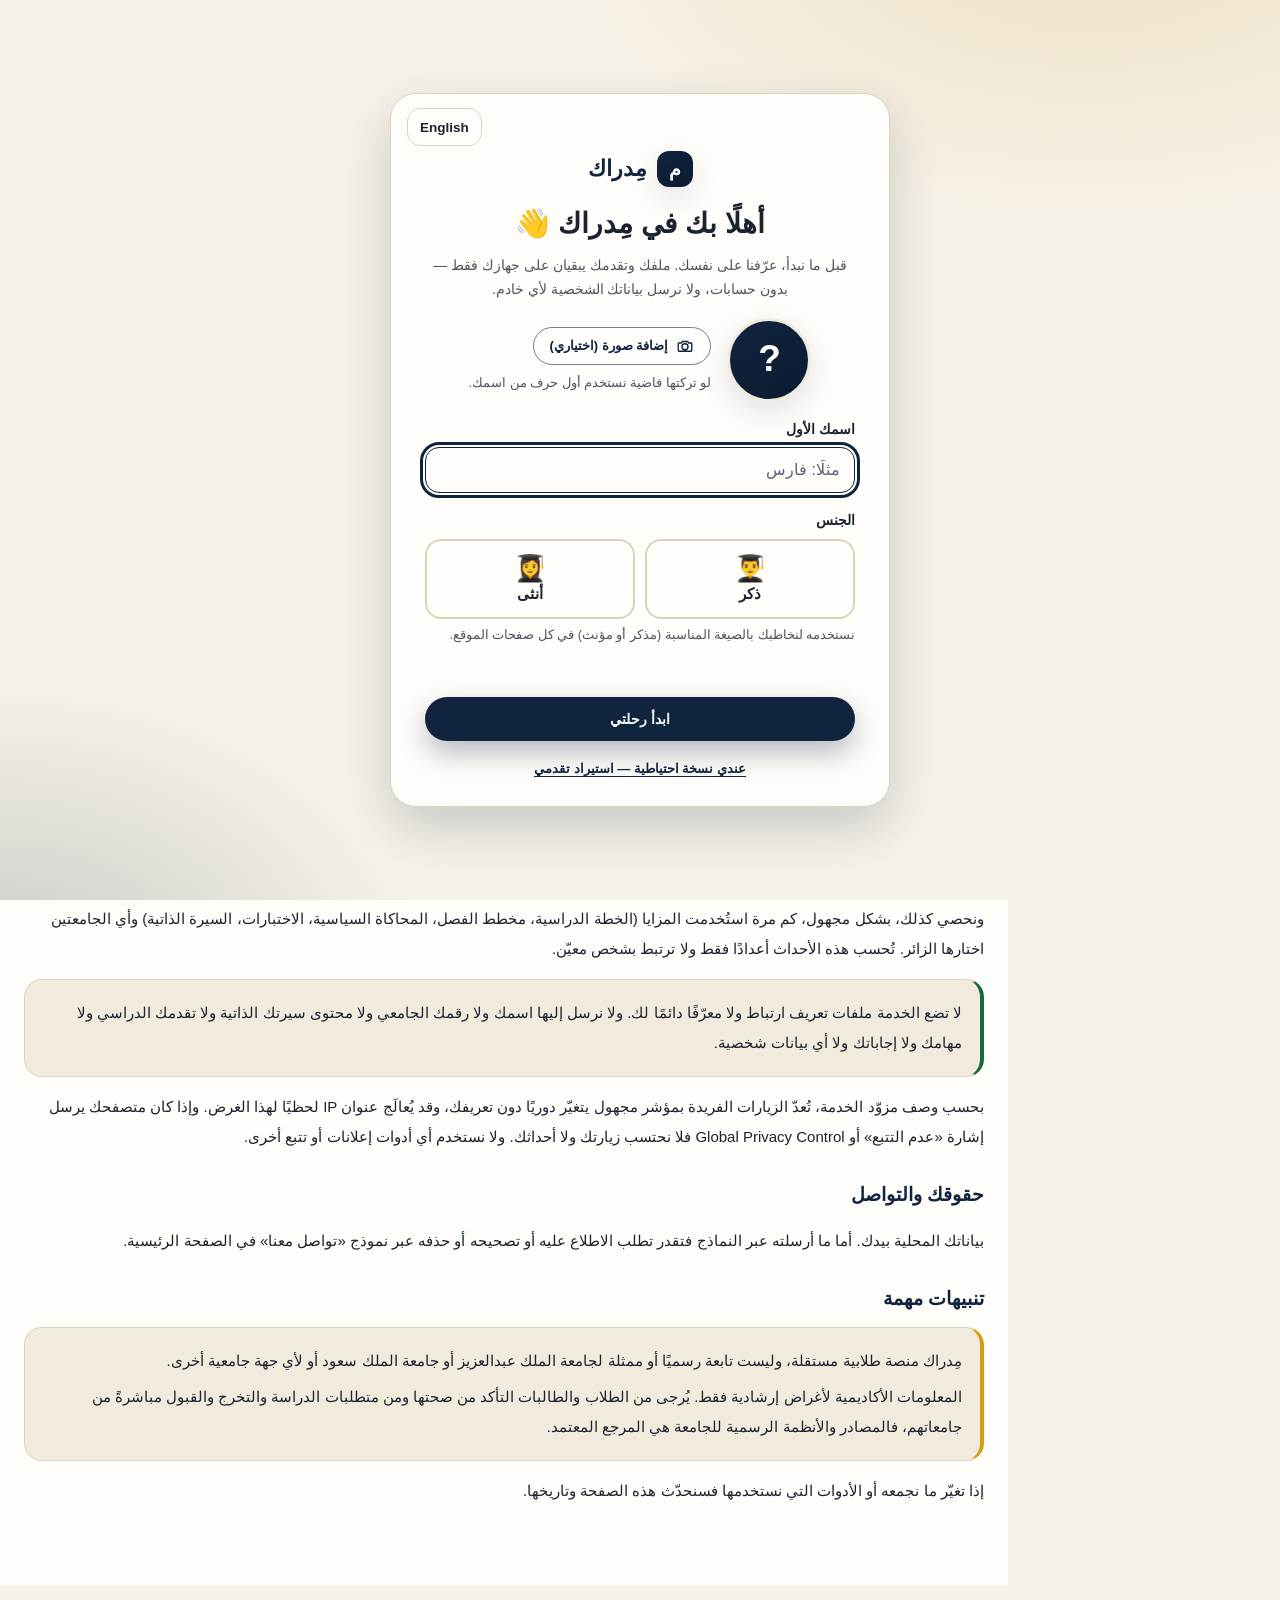
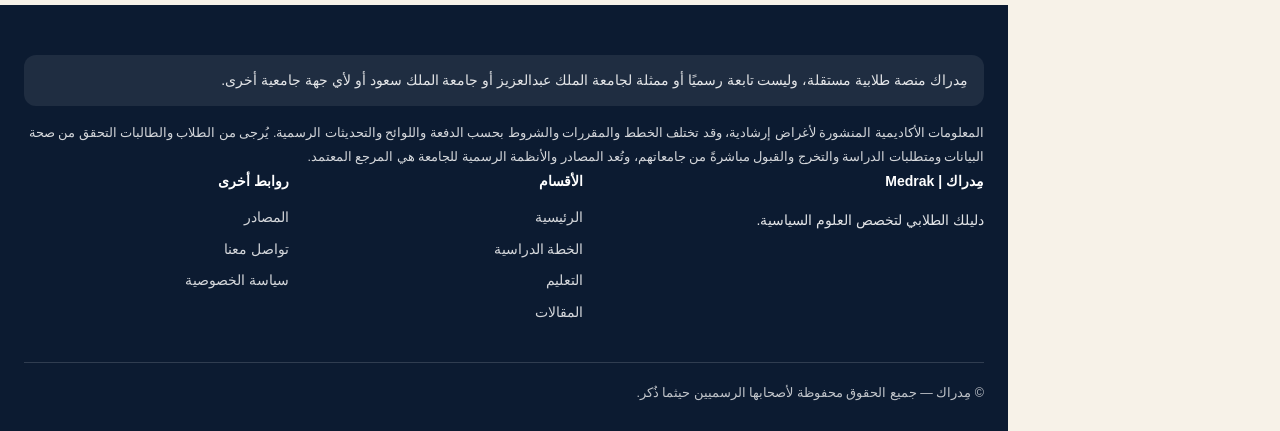
<file: privacy.html>
<!DOCTYPE html>
<html lang="ar" dir="rtl">
<head>
<meta charset="UTF-8">
<meta name="viewport" content="width=device-width, initial-scale=1.0">
<title>سياسة الخصوصية | مِدراك</title>
<meta name="description" content="سياسة الخصوصية في مِدراك: بياناتك الدراسية تبقى على جهازك، وكيف نقيس الزيارات ونتعامل مع ما ترسله لنا.">
<script>
(function(){
  try {
    var d = document.documentElement;
    var g = function(k, f){ try { var v = localStorage.getItem(k); return v === null ? f : JSON.parse(v); } catch(e){ return f; } };
    var theme = g('medrak_theme', 'light') === 'dark' ? 'dark' : 'light';
    var female = !!g('medrak_gender', false);
    var lang = g('medrak_lang', 'ar') === 'en' ? 'en' : 'ar';
    var pal = g('medrak_palette', null);
    if (['classic','rose','emerald','ocean','lavender','sand'].indexOf(pal) < 0) pal = female ? 'rose' : 'classic';
    var lay = g('medrak_layout', 'sidebar');
    if (['sidebar','compact','wide','sequential'].indexOf(lay) < 0) lay = 'sidebar';
    d.setAttribute('data-theme', theme); d.setAttribute('data-palette', pal); d.setAttribute('data-layout', lay);
    d.setAttribute('data-gender', female ? 'female' : 'male');
    d.setAttribute('data-spotlight', g('medrak_spotlight', true) === false ? 'off' : 'on');
    d.setAttribute('lang', lang); d.setAttribute('dir', lang === 'en' ? 'ltr' : 'rtl');
    var uni = g('medrak_university', null);
    if (uni !== 'kau' && uni !== 'ksu' && uni !== 'none') {
      uni = null;
      try { var r = JSON.parse(localStorage.getItem('medrak_profile_v1') || 'null'); if (r && ((r.profile && r.profile.nickname) || r.studyPlanProgress || r.semesterTasks)) uni = 'kau'; } catch(e){}
    }
    var q = (location.search.match(/[?&]uni=(kau|ksu)(&|$)/) || [])[1];
    d.setAttribute('data-uni', q || ((uni === 'kau' || uni === 'ksu') ? uni : 'none'));
  } catch(e){}
})();
</script>
<link rel="stylesheet" href="assets/themes.css">
<link rel="stylesheet" href="assets/style.css">
<link rel="stylesheet" href="assets/shell.css">
<link rel="stylesheet" href="assets/university.css">
</head>
<body style="margin:0">
<div id="particle-field"></div>
<div id="scroll-progress"></div>
<div id="cursor-spotlight" aria-hidden="true"></div>
<div id="medrak-root">
<a href="#main" class="skip-link">تخطَّ إلى المحتوى</a>

<header class="topbar no-print">
  <button type="button" class="tb-btn icon-only nav-toggle" id="navToggle" aria-controls="sidebar" aria-expanded="false" aria-label="القائمة" data-aria-ar="القائمة" data-aria-en="Menu"><svg viewBox="0 0 24 24" fill="none" stroke="currentColor" stroke-width="1.8" stroke-linecap="round" stroke-linejoin="round" aria-hidden="true" focusable="false"><path d="M4 7h16 M4 12h16 M4 17h16"/></svg></button>
  <a class="brand" href="index.html"><span class="brand-mark" aria-hidden="true">م</span><span>مِدراك</span><small>Medrak</small></a>
  <span class="spacer"></span>
  <button type="button" class="tb-btn" id="uniBtn" aria-haspopup="menu" aria-expanded="false" aria-controls="uniMenu" aria-label="الجامعة"><svg viewBox="0 0 24 24" fill="none" stroke="currentColor" stroke-width="1.8" stroke-linecap="round" stroke-linejoin="round" aria-hidden="true" focusable="false"><path d="M3 21h18 M5 21V10 M9.5 21V10 M14.5 21V10 M19 21V10 M12 3 3 8h18z"/></svg><span class="uni-name tb-label" id="uniName"></span><span class="uni-code" id="uniCode"></span><svg viewBox="0 0 24 24" fill="none" stroke="currentColor" stroke-width="1.8" stroke-linecap="round" stroke-linejoin="round" aria-hidden="true" focusable="false" class="chev"><path d="M6 9l6 6 6-6"/></svg></button>
  <button type="button" class="tb-btn icon-only" id="tourBtn" aria-haspopup="dialog" aria-label="جولة التعريف بمزايا الموقع" data-aria-ar="جولة التعريف بمزايا الموقع" data-aria-en="Take a tour of the site" title="جولة التعريف" data-title-ar="جولة التعريف" data-title-en="Site tour"><svg viewBox="0 0 24 24" fill="none" stroke="currentColor" stroke-width="1.8" stroke-linecap="round" stroke-linejoin="round" aria-hidden="true" focusable="false"><path d="M12 21a9 9 0 1 0 0-18 9 9 0 0 0 0 18z M12 11v5 M12 8h.01"/></svg></button>
  <button type="button" class="tb-btn" id="customizeBtn" aria-haspopup="dialog" aria-label="تخصيص صفحتي" data-aria-ar="تخصيص صفحتي" data-aria-en="Customize my page"><svg viewBox="0 0 24 24" fill="none" stroke="currentColor" stroke-width="1.8" stroke-linecap="round" stroke-linejoin="round" aria-hidden="true" focusable="false"><path d="M12 3a9 9 0 1 0 0 18c1.1 0 1.8-.9 1.5-1.9-.4-1.2.4-2.1 1.6-2.1H17a4 4 0 0 0 4-4c0-5-4-10-9-10z M7.5 11.5h.01 M10 7.5h.01 M14.5 7.5h.01"/></svg><span class="tb-label" data-ar="تخصيص صفحتي" data-en="Customize my page">تخصيص صفحتي</span></button>
  <a class="tb-btn acct-chip" id="acctChip" href="profile.html" aria-label="ملفي"><span class="avatar" id="acctAvatar"></span><span class="tb-label" id="acctName"></span></a>
</header>
<nav class="topnav no-print" aria-label="التنقل العلوي" data-aria-ar="التنقل العلوي" data-aria-en="Top navigation"><a  href="index.html" data-page="index.html" aria-label="الرئيسية" data-aria-ar="الرئيسية" data-aria-en="Home" title="الرئيسية" data-title-ar="الرئيسية" data-title-en="Home"><svg viewBox="0 0 24 24" fill="none" stroke="currentColor" stroke-width="1.8" stroke-linecap="round" stroke-linejoin="round" aria-hidden="true" focusable="false"><path d="M3 10.5 12 3l9 7.5V20a1 1 0 0 1-1 1h-5v-6H9v6H4a1 1 0 0 1-1-1z"/></svg><span class="tn-label" data-ar="الرئيسية" data-en="Home">الرئيسية</span></a><a  href="index.html#kau" data-page="index.html" data-hash="#kau" aria-label="عن القسم" data-aria-ar="عن القسم" data-aria-en="The department" title="عن القسم" data-title-ar="عن القسم" data-title-en="The department"><svg viewBox="0 0 24 24" fill="none" stroke="currentColor" stroke-width="1.8" stroke-linecap="round" stroke-linejoin="round" aria-hidden="true" focusable="false"><path d="M3 21h18 M5 21V10 M9.5 21V10 M14.5 21V10 M19 21V10 M12 3 3 8h18z"/></svg><span class="tn-label" data-ar="عن القسم" data-en="The department">عن القسم</span></a><a  href="study-plan.html" data-page="study-plan.html" aria-label="الخطة الدراسية" data-aria-ar="الخطة الدراسية" data-aria-en="Study plan" title="الخطة الدراسية" data-title-ar="الخطة الدراسية" data-title-en="Study plan"><svg viewBox="0 0 24 24" fill="none" stroke="currentColor" stroke-width="1.8" stroke-linecap="round" stroke-linejoin="round" aria-hidden="true" focusable="false"><path d="M7 3v4 M17 3v4 M4 8h16 M5 5h14a1 1 0 0 1 1 1v13a1 1 0 0 1-1 1H5a1 1 0 0 1-1-1V6a1 1 0 0 1 1-1z"/></svg><span class="tn-label" data-ar="الخطة الدراسية" data-en="Study plan">الخطة الدراسية</span></a><a  href="education.html" data-page="education.html" aria-label="التعليم" data-aria-ar="التعليم" data-aria-en="Learning" title="التعليم" data-title-ar="التعليم" data-title-en="Learning"><svg viewBox="0 0 24 24" fill="none" stroke="currentColor" stroke-width="1.8" stroke-linecap="round" stroke-linejoin="round" aria-hidden="true" focusable="false"><path d="M12 6.5C10.5 5 8 4.5 4 4.5v13c4 0 6.5.5 8 2 1.5-1.5 4-2 8-2v-13c-4 0-6.5.5-8 2z M12 6.5v13"/></svg><span class="tn-label" data-ar="التعليم" data-en="Learning">التعليم</span></a><a  href="articles.html" data-page="articles.html" aria-label="المقالات" data-aria-ar="المقالات" data-aria-en="Articles" title="المقالات" data-title-ar="المقالات" data-title-en="Articles"><svg viewBox="0 0 24 24" fill="none" stroke="currentColor" stroke-width="1.8" stroke-linecap="round" stroke-linejoin="round" aria-hidden="true" focusable="false"><path d="M14 3H6a1 1 0 0 0-1 1v16a1 1 0 0 0 1 1h12a1 1 0 0 0 1-1V8z M14 3v5h5 M9 13h6 M9 17h6"/></svg><span class="tn-label" data-ar="المقالات" data-en="Articles">المقالات</span></a><a  href="decision-lab.html" data-page="decision-lab.html" aria-label="مختبر القرار" data-aria-ar="مختبر القرار" data-aria-en="Decision lab" title="مختبر القرار" data-title-ar="مختبر القرار" data-title-en="Decision lab"><svg viewBox="0 0 24 24" fill="none" stroke="currentColor" stroke-width="1.8" stroke-linecap="round" stroke-linejoin="round" aria-hidden="true" focusable="false"><path d="M12 21a9 9 0 1 0 0-18 9 9 0 0 0 0 18z M15.5 8.5 13.5 13.5 8.5 15.5 10.5 10.5z"/></svg><span class="tn-label" data-ar="مختبر القرار" data-en="Decision lab">مختبر القرار</span></a><a  href="communication.html" data-page="communication.html" aria-label="التواصل والتفاوض" data-aria-ar="التواصل والتفاوض" data-aria-en="Communication &amp; negotiation" title="التواصل والتفاوض" data-title-ar="التواصل والتفاوض" data-title-en="Communication &amp; negotiation"><svg viewBox="0 0 24 24" fill="none" stroke="currentColor" stroke-width="1.8" stroke-linecap="round" stroke-linejoin="round" aria-hidden="true" focusable="false"><path d="M21 12a8 8 0 0 1-11.5 7.2L4 20l1.1-4.3A8 8 0 1 1 21 12z"/></svg><span class="tn-label" data-ar="التواصل والتفاوض" data-en="Communication &amp; negotiation">التواصل والتفاوض</span></a><a  href="research-lab.html" data-page="research-lab.html" aria-label="البحث والتحليل" data-aria-ar="البحث والتحليل" data-aria-en="Research &amp; analysis" title="البحث والتحليل" data-title-ar="البحث والتحليل" data-title-en="Research &amp; analysis"><svg viewBox="0 0 24 24" fill="none" stroke="currentColor" stroke-width="1.8" stroke-linecap="round" stroke-linejoin="round" aria-hidden="true" focusable="false"><path d="M9 3h6 M10 3v6L4.5 19a1.5 1.5 0 0 0 1.3 2.2h12.4a1.5 1.5 0 0 0 1.3-2.2L14 9V3 M7.5 15h9"/></svg><span class="tn-label" data-ar="البحث والتحليل" data-en="Research &amp; analysis">البحث والتحليل</span></a><a  href="world-institutions.html" data-page="world-institutions.html" aria-label="العالم والمؤسسات" data-aria-ar="العالم والمؤسسات" data-aria-en="World &amp; institutions" title="العالم والمؤسسات" data-title-ar="العالم والمؤسسات" data-title-en="World &amp; institutions"><svg viewBox="0 0 24 24" fill="none" stroke="currentColor" stroke-width="1.8" stroke-linecap="round" stroke-linejoin="round" aria-hidden="true" focusable="false"><path d="M12 21a9 9 0 1 0 0-18 9 9 0 0 0 0 18z M3 12h18 M12 3c2.5 2.7 3.8 5.7 3.8 9s-1.3 6.3-3.8 9c-2.5-2.7-3.8-5.7-3.8-9S9.5 5.7 12 3z"/></svg><span class="tn-label" data-ar="العالم والمؤسسات" data-en="World &amp; institutions">العالم والمؤسسات</span></a><a  href="media-literacy.html" data-page="media-literacy.html" aria-label="الوعي المعلوماتي" data-aria-ar="الوعي المعلوماتي" data-aria-en="Media literacy" title="الوعي المعلوماتي" data-title-ar="الوعي المعلوماتي" data-title-en="Media literacy"><svg viewBox="0 0 24 24" fill="none" stroke="currentColor" stroke-width="1.8" stroke-linecap="round" stroke-linejoin="round" aria-hidden="true" focusable="false"><path d="M12 3 4 6v6c0 4.4 3.4 8.3 8 9 4.6-.7 8-4.6 8-9V6z M9 12l2 2 4-4"/></svg><span class="tn-label" data-ar="الوعي المعلوماتي" data-en="Media literacy">الوعي المعلوماتي</span></a><a  href="career.html" data-page="career.html" aria-label="مستقبلك المهني" data-aria-ar="مستقبلك المهني" data-aria-en="Your career" title="مستقبلك المهني" data-title-ar="مستقبلك المهني" data-title-en="Your career"><svg viewBox="0 0 24 24" fill="none" stroke="currentColor" stroke-width="1.8" stroke-linecap="round" stroke-linejoin="round" aria-hidden="true" focusable="false"><path d="M4 8h16a1 1 0 0 1 1 1v10a1 1 0 0 1-1 1H4a1 1 0 0 1-1-1V9a1 1 0 0 1 1-1z M9 8V5a1 1 0 0 1 1-1h4a1 1 0 0 1 1 1v3 M3 13h18"/></svg><span class="tn-label" data-ar="مستقبلك المهني" data-en="Your career">مستقبلك المهني</span></a><a  href="alumni.html" data-page="alumni.html" aria-label="خريجو مِدراك" data-aria-ar="خريجو مِدراك" data-aria-en="Medrak alumni" title="خريجو مِدراك" data-title-ar="خريجو مِدراك" data-title-en="Medrak alumni"><svg viewBox="0 0 24 24" fill="none" stroke="currentColor" stroke-width="1.8" stroke-linecap="round" stroke-linejoin="round" aria-hidden="true" focusable="false"><path d="M2 9l10-5 10 5-10 5z M6 11.5V16c0 1.2 2.7 3 6 3s6-1.8 6-3v-4.5 M22 9v6"/></svg><span class="tn-label" data-ar="خريجو مِدراك" data-en="Medrak alumni">خريجو مِدراك</span></a><a  href="profile.html" data-page="profile.html" aria-label="ملفي في مِدراك" data-aria-ar="ملفي في مِدراك" data-aria-en="My profile" title="ملفي في مِدراك" data-title-ar="ملفي في مِدراك" data-title-en="My profile"><svg viewBox="0 0 24 24" fill="none" stroke="currentColor" stroke-width="1.8" stroke-linecap="round" stroke-linejoin="round" aria-hidden="true" focusable="false"><path d="M12 12a4 4 0 1 0 0-8 4 4 0 0 0 0 8z M4 21a8 8 0 0 1 16 0"/></svg><span class="tn-label" data-ar="ملفي في مِدراك" data-en="My profile">ملفي في مِدراك</span></a><a  href="index.html#faq" data-page="index.html" data-hash="#faq" aria-label="الأسئلة الشائعة" data-aria-ar="الأسئلة الشائعة" data-aria-en="FAQ" title="الأسئلة الشائعة" data-title-ar="الأسئلة الشائعة" data-title-en="FAQ"><svg viewBox="0 0 24 24" fill="none" stroke="currentColor" stroke-width="1.8" stroke-linecap="round" stroke-linejoin="round" aria-hidden="true" focusable="false"><path d="M12 21a9 9 0 1 0 0-18 9 9 0 0 0 0 18z M9.5 9.5a2.5 2.5 0 1 1 3.5 2.3c-.7.4-1 1-1 1.7 M12 17h.01"/></svg><span class="tn-label" data-ar="الأسئلة الشائعة" data-en="FAQ">الأسئلة الشائعة</span></a><a  href="index.html#contact" data-page="index.html" data-hash="#contact" aria-label="تواصل معنا" data-aria-ar="تواصل معنا" data-aria-en="Contact us" title="تواصل معنا" data-title-ar="تواصل معنا" data-title-en="Contact us"><svg viewBox="0 0 24 24" fill="none" stroke="currentColor" stroke-width="1.8" stroke-linecap="round" stroke-linejoin="round" aria-hidden="true" focusable="false"><path d="M4 5h16a1 1 0 0 1 1 1v12a1 1 0 0 1-1 1H4a1 1 0 0 1-1-1V6a1 1 0 0 1 1-1z M3 7l9 6 9-6"/></svg><span class="tn-label" data-ar="تواصل معنا" data-en="Contact us">تواصل معنا</span></a><a  href="privacy.html" data-page="privacy.html" aria-label="سياسة الخصوصية" data-aria-ar="سياسة الخصوصية" data-aria-en="Privacy policy" title="سياسة الخصوصية" data-title-ar="سياسة الخصوصية" data-title-en="Privacy policy"><svg viewBox="0 0 24 24" fill="none" stroke="currentColor" stroke-width="1.8" stroke-linecap="round" stroke-linejoin="round" aria-hidden="true" focusable="false"><path d="M6 11h12a1 1 0 0 1 1 1v8a1 1 0 0 1-1 1H6a1 1 0 0 1-1-1v-8a1 1 0 0 1 1-1z M8 11V8a4 4 0 0 1 8 0v3"/></svg><span class="tn-label" data-ar="سياسة الخصوصية" data-en="Privacy policy">سياسة الخصوصية</span></a></nav>
<div class="sidebar-backdrop no-print" id="sidebarBackdrop"></div>
<nav class="sidebar no-print" id="sidebar" aria-label="التنقل الرئيسي" data-aria-ar="التنقل الرئيسي" data-aria-en="Main navigation">
  <div class="sidebar-head"><a class="brand" href="index.html"><span class="brand-mark" aria-hidden="true">م</span><span>مِدراك</span></a><button type="button" class="mk-x" id="sidebarClose" aria-label="إغلاق القائمة" data-aria-ar="إغلاق القائمة" data-aria-en="Close menu"><svg viewBox="0 0 24 24" fill="none" stroke="currentColor" stroke-width="1.8" stroke-linecap="round" stroke-linejoin="round" aria-hidden="true" focusable="false"><path d="M6 6l12 12 M18 6L6 18"/></svg></button></div>
  <div class="nav-group-title" data-ar="الأقسام" data-en="Sections">الأقسام</div>
  <a class="nav-item" href="index.html" data-page="index.html" aria-label="الرئيسية" data-aria-ar="الرئيسية" data-aria-en="Home" title="الرئيسية" data-title-ar="الرئيسية" data-title-en="Home"><svg viewBox="0 0 24 24" fill="none" stroke="currentColor" stroke-width="1.8" stroke-linecap="round" stroke-linejoin="round" aria-hidden="true" focusable="false"><path d="M3 10.5 12 3l9 7.5V20a1 1 0 0 1-1 1h-5v-6H9v6H4a1 1 0 0 1-1-1z"/></svg><span class="label" data-ar="الرئيسية" data-en="Home">الرئيسية</span></a><a class="nav-item" href="index.html#kau" data-page="index.html" data-hash="#kau" aria-label="عن القسم" data-aria-ar="عن القسم" data-aria-en="The department" title="عن القسم" data-title-ar="عن القسم" data-title-en="The department"><svg viewBox="0 0 24 24" fill="none" stroke="currentColor" stroke-width="1.8" stroke-linecap="round" stroke-linejoin="round" aria-hidden="true" focusable="false"><path d="M3 21h18 M5 21V10 M9.5 21V10 M14.5 21V10 M19 21V10 M12 3 3 8h18z"/></svg><span class="label" data-ar="عن القسم" data-en="The department">عن القسم</span></a><a class="nav-item" href="study-plan.html" data-page="study-plan.html" aria-label="الخطة الدراسية" data-aria-ar="الخطة الدراسية" data-aria-en="Study plan" title="الخطة الدراسية" data-title-ar="الخطة الدراسية" data-title-en="Study plan"><svg viewBox="0 0 24 24" fill="none" stroke="currentColor" stroke-width="1.8" stroke-linecap="round" stroke-linejoin="round" aria-hidden="true" focusable="false"><path d="M7 3v4 M17 3v4 M4 8h16 M5 5h14a1 1 0 0 1 1 1v13a1 1 0 0 1-1 1H5a1 1 0 0 1-1-1V6a1 1 0 0 1 1-1z"/></svg><span class="label" data-ar="الخطة الدراسية" data-en="Study plan">الخطة الدراسية</span></a><a class="nav-item" href="education.html" data-page="education.html" aria-label="التعليم" data-aria-ar="التعليم" data-aria-en="Learning" title="التعليم" data-title-ar="التعليم" data-title-en="Learning"><svg viewBox="0 0 24 24" fill="none" stroke="currentColor" stroke-width="1.8" stroke-linecap="round" stroke-linejoin="round" aria-hidden="true" focusable="false"><path d="M12 6.5C10.5 5 8 4.5 4 4.5v13c4 0 6.5.5 8 2 1.5-1.5 4-2 8-2v-13c-4 0-6.5.5-8 2z M12 6.5v13"/></svg><span class="label" data-ar="التعليم" data-en="Learning">التعليم</span></a><a class="nav-item" href="articles.html" data-page="articles.html" aria-label="المقالات" data-aria-ar="المقالات" data-aria-en="Articles" title="المقالات" data-title-ar="المقالات" data-title-en="Articles"><svg viewBox="0 0 24 24" fill="none" stroke="currentColor" stroke-width="1.8" stroke-linecap="round" stroke-linejoin="round" aria-hidden="true" focusable="false"><path d="M14 3H6a1 1 0 0 0-1 1v16a1 1 0 0 0 1 1h12a1 1 0 0 0 1-1V8z M14 3v5h5 M9 13h6 M9 17h6"/></svg><span class="label" data-ar="المقالات" data-en="Articles">المقالات</span></a><a class="nav-item" href="decision-lab.html" data-page="decision-lab.html" aria-label="مختبر القرار" data-aria-ar="مختبر القرار" data-aria-en="Decision lab" title="مختبر القرار" data-title-ar="مختبر القرار" data-title-en="Decision lab"><svg viewBox="0 0 24 24" fill="none" stroke="currentColor" stroke-width="1.8" stroke-linecap="round" stroke-linejoin="round" aria-hidden="true" focusable="false"><path d="M12 21a9 9 0 1 0 0-18 9 9 0 0 0 0 18z M15.5 8.5 13.5 13.5 8.5 15.5 10.5 10.5z"/></svg><span class="label" data-ar="مختبر القرار" data-en="Decision lab">مختبر القرار</span></a><a class="nav-item" href="communication.html" data-page="communication.html" aria-label="التواصل والتفاوض" data-aria-ar="التواصل والتفاوض" data-aria-en="Communication &amp; negotiation" title="التواصل والتفاوض" data-title-ar="التواصل والتفاوض" data-title-en="Communication &amp; negotiation"><svg viewBox="0 0 24 24" fill="none" stroke="currentColor" stroke-width="1.8" stroke-linecap="round" stroke-linejoin="round" aria-hidden="true" focusable="false"><path d="M21 12a8 8 0 0 1-11.5 7.2L4 20l1.1-4.3A8 8 0 1 1 21 12z"/></svg><span class="label" data-ar="التواصل والتفاوض" data-en="Communication &amp; negotiation">التواصل والتفاوض</span></a><a class="nav-item" href="research-lab.html" data-page="research-lab.html" aria-label="البحث والتحليل" data-aria-ar="البحث والتحليل" data-aria-en="Research &amp; analysis" title="البحث والتحليل" data-title-ar="البحث والتحليل" data-title-en="Research &amp; analysis"><svg viewBox="0 0 24 24" fill="none" stroke="currentColor" stroke-width="1.8" stroke-linecap="round" stroke-linejoin="round" aria-hidden="true" focusable="false"><path d="M9 3h6 M10 3v6L4.5 19a1.5 1.5 0 0 0 1.3 2.2h12.4a1.5 1.5 0 0 0 1.3-2.2L14 9V3 M7.5 15h9"/></svg><span class="label" data-ar="البحث والتحليل" data-en="Research &amp; analysis">البحث والتحليل</span></a><a class="nav-item" href="world-institutions.html" data-page="world-institutions.html" aria-label="العالم والمؤسسات" data-aria-ar="العالم والمؤسسات" data-aria-en="World &amp; institutions" title="العالم والمؤسسات" data-title-ar="العالم والمؤسسات" data-title-en="World &amp; institutions"><svg viewBox="0 0 24 24" fill="none" stroke="currentColor" stroke-width="1.8" stroke-linecap="round" stroke-linejoin="round" aria-hidden="true" focusable="false"><path d="M12 21a9 9 0 1 0 0-18 9 9 0 0 0 0 18z M3 12h18 M12 3c2.5 2.7 3.8 5.7 3.8 9s-1.3 6.3-3.8 9c-2.5-2.7-3.8-5.7-3.8-9S9.5 5.7 12 3z"/></svg><span class="label" data-ar="العالم والمؤسسات" data-en="World &amp; institutions">العالم والمؤسسات</span></a><a class="nav-item" href="media-literacy.html" data-page="media-literacy.html" aria-label="الوعي المعلوماتي" data-aria-ar="الوعي المعلوماتي" data-aria-en="Media literacy" title="الوعي المعلوماتي" data-title-ar="الوعي المعلوماتي" data-title-en="Media literacy"><svg viewBox="0 0 24 24" fill="none" stroke="currentColor" stroke-width="1.8" stroke-linecap="round" stroke-linejoin="round" aria-hidden="true" focusable="false"><path d="M12 3 4 6v6c0 4.4 3.4 8.3 8 9 4.6-.7 8-4.6 8-9V6z M9 12l2 2 4-4"/></svg><span class="label" data-ar="الوعي المعلوماتي" data-en="Media literacy">الوعي المعلوماتي</span></a><a class="nav-item" href="career.html" data-page="career.html" aria-label="مستقبلك المهني" data-aria-ar="مستقبلك المهني" data-aria-en="Your career" title="مستقبلك المهني" data-title-ar="مستقبلك المهني" data-title-en="Your career"><svg viewBox="0 0 24 24" fill="none" stroke="currentColor" stroke-width="1.8" stroke-linecap="round" stroke-linejoin="round" aria-hidden="true" focusable="false"><path d="M4 8h16a1 1 0 0 1 1 1v10a1 1 0 0 1-1 1H4a1 1 0 0 1-1-1V9a1 1 0 0 1 1-1z M9 8V5a1 1 0 0 1 1-1h4a1 1 0 0 1 1 1v3 M3 13h18"/></svg><span class="label" data-ar="مستقبلك المهني" data-en="Your career">مستقبلك المهني</span></a><a class="nav-item" href="alumni.html" data-page="alumni.html" aria-label="خريجو مِدراك" data-aria-ar="خريجو مِدراك" data-aria-en="Medrak alumni" title="خريجو مِدراك" data-title-ar="خريجو مِدراك" data-title-en="Medrak alumni"><svg viewBox="0 0 24 24" fill="none" stroke="currentColor" stroke-width="1.8" stroke-linecap="round" stroke-linejoin="round" aria-hidden="true" focusable="false"><path d="M2 9l10-5 10 5-10 5z M6 11.5V16c0 1.2 2.7 3 6 3s6-1.8 6-3v-4.5 M22 9v6"/></svg><span class="label" data-ar="خريجو مِدراك" data-en="Medrak alumni">خريجو مِدراك</span></a><a class="nav-item" href="profile.html" data-page="profile.html" aria-label="ملفي في مِدراك" data-aria-ar="ملفي في مِدراك" data-aria-en="My profile" title="ملفي في مِدراك" data-title-ar="ملفي في مِدراك" data-title-en="My profile"><svg viewBox="0 0 24 24" fill="none" stroke="currentColor" stroke-width="1.8" stroke-linecap="round" stroke-linejoin="round" aria-hidden="true" focusable="false"><path d="M12 12a4 4 0 1 0 0-8 4 4 0 0 0 0 8z M4 21a8 8 0 0 1 16 0"/></svg><span class="label" data-ar="ملفي في مِدراك" data-en="My profile">ملفي في مِدراك</span></a>
  <div class="nav-group-title" data-ar="المساعدة" data-en="Help">المساعدة</div>
  <a class="nav-item" href="index.html#faq" data-page="index.html" data-hash="#faq" aria-label="الأسئلة الشائعة" data-aria-ar="الأسئلة الشائعة" data-aria-en="FAQ" title="الأسئلة الشائعة" data-title-ar="الأسئلة الشائعة" data-title-en="FAQ"><svg viewBox="0 0 24 24" fill="none" stroke="currentColor" stroke-width="1.8" stroke-linecap="round" stroke-linejoin="round" aria-hidden="true" focusable="false"><path d="M12 21a9 9 0 1 0 0-18 9 9 0 0 0 0 18z M9.5 9.5a2.5 2.5 0 1 1 3.5 2.3c-.7.4-1 1-1 1.7 M12 17h.01"/></svg><span class="label" data-ar="الأسئلة الشائعة" data-en="FAQ">الأسئلة الشائعة</span></a><a class="nav-item" href="index.html#contact" data-page="index.html" data-hash="#contact" aria-label="تواصل معنا" data-aria-ar="تواصل معنا" data-aria-en="Contact us" title="تواصل معنا" data-title-ar="تواصل معنا" data-title-en="Contact us"><svg viewBox="0 0 24 24" fill="none" stroke="currentColor" stroke-width="1.8" stroke-linecap="round" stroke-linejoin="round" aria-hidden="true" focusable="false"><path d="M4 5h16a1 1 0 0 1 1 1v12a1 1 0 0 1-1 1H4a1 1 0 0 1-1-1V6a1 1 0 0 1 1-1z M3 7l9 6 9-6"/></svg><span class="label" data-ar="تواصل معنا" data-en="Contact us">تواصل معنا</span></a><a class="nav-item" href="privacy.html" data-page="privacy.html" aria-label="سياسة الخصوصية" data-aria-ar="سياسة الخصوصية" data-aria-en="Privacy policy" title="سياسة الخصوصية" data-title-ar="سياسة الخصوصية" data-title-en="Privacy policy"><svg viewBox="0 0 24 24" fill="none" stroke="currentColor" stroke-width="1.8" stroke-linecap="round" stroke-linejoin="round" aria-hidden="true" focusable="false"><path d="M6 11h12a1 1 0 0 1 1 1v8a1 1 0 0 1-1 1H6a1 1 0 0 1-1-1v-8a1 1 0 0 1 1-1z M8 11V8a4 4 0 0 1 8 0v3"/></svg><span class="label" data-ar="سياسة الخصوصية" data-en="Privacy policy">سياسة الخصوصية</span></a>
</nav>

<main id="main">
<section class="alt priv-page">
<div class="wrap">
<h1 class="section-title" data-ar="سياسة الخصوصية" data-en="Privacy Policy">سياسة الخصوصية</h1>
<p class="priv-meta" data-ar="آخر تحديث: 23 أكتوبر 2026" data-en="Last updated: 23 October 2026">آخر تحديث: 23 أكتوبر 2026</p>
<div class="priv-box priv-no"><p data-ar="باختصار: مِدراك لا يطلب حسابًا ولا كلمة مرور. بياناتك الدراسية (تقدمك، مهامك، سيرتك الذاتية، صورتك) تبقى على جهازك ولا تصلنا." data-en="In short: Medrak asks for no account and no password. Your study data (progress, tasks, résumé, photo) stays on your device and never reaches us.">باختصار: مِدراك لا يطلب حسابًا ولا كلمة مرور. بياناتك الدراسية (تقدمك، مهامك، سيرتك الذاتية، صورتك) تبقى على جهازك ولا تصلنا.</p></div>
<h2 class="priv-h" data-ar="ما نحفظه على جهازك" data-en="What we keep on your device">ما نحفظه على جهازك</h2>
<p data-ar="اسمك المستعار، صورتك (اختيارية)، الجامعة التي اخترتها، تقدمك في الخطة الدراسية، مهامك، مسودة سيرتك الذاتية، إجاباتك، وتفضيلات العرض. تُحفظ في متصفحك فقط، ولا نملك نسخة منها. تقدر تصدّرها أو تحذفها في أي وقت من صفحة «ملفي في مِدراك»، وحذف بيانات المتصفح يمسحها." data-en="Your nickname, photo (optional), chosen university, study-plan progress, tasks, résumé draft, answers and display preferences. They are stored in your browser only, and we hold no copy. You can export or delete them anytime from “My Medrak profile”, and clearing your browser data erases them.">اسمك المستعار، صورتك (اختيارية)، الجامعة التي اخترتها، تقدمك في الخطة الدراسية، مهامك، مسودة سيرتك الذاتية، إجاباتك، وتفضيلات العرض. تُحفظ في متصفحك فقط، ولا نملك نسخة منها. تقدر تصدّرها أو تحذفها في أي وقت من صفحة «ملفي في مِدراك»، وحذف بيانات المتصفح يمسحها.</p>
<h2 class="priv-h" data-ar="ما ترسله أنت" data-en="What you send us">ما ترسله أنت</h2>
<p data-ar="عند استخدام نموذج التقييم أو التواصل أو مشاركة الخريجين نستلم ما تكتبه أنت في الحقول فقط، ونستخدمه للرد عليك أو لمراجعة مشاركتك. تصلنا النماذج عبر خدمة خارجية متخصصة (Formspree). لا ننشر مشاركات الخريجين إلا بعد مراجعتها وبحسب خيارات العرض التي تحددها، ولا نشارك هذه البيانات مع أي جهة أخرى." data-en="When you use the rating, contact or alumni forms we receive only what you type into the fields, and use it to reply or to review your submission. Forms reach us through a specialised external service (Formspree). We publish alumni stories only after review and according to the display options you choose, and we share this data with no one else.">عند استخدام نموذج التقييم أو التواصل أو مشاركة الخريجين نستلم ما تكتبه أنت في الحقول فقط، ونستخدمه للرد عليك أو لمراجعة مشاركتك. تصلنا النماذج عبر خدمة خارجية متخصصة (Formspree). لا ننشر مشاركات الخريجين إلا بعد مراجعتها وبحسب خيارات العرض التي تحددها، ولا نشارك هذه البيانات مع أي جهة أخرى.</p>
<h2 class="priv-h" data-ar="بيانات الزيارة" data-en="Visit data">بيانات الزيارة</h2>
<p data-ar="مزوّد استضافة الموقع قد يسجّل بيانات تقنية أساسية عن أي زيارة (مثل عنوان IP ونوع المتصفح) لتشغيل الموقع وحمايته. لا نستخدم هذه البيانات لمعرفة هويتك." data-en="The site’s hosting provider may log basic technical data about any visit (such as IP address and browser type) to run and protect the site. We do not use this data to identify you.">مزوّد استضافة الموقع قد يسجّل بيانات تقنية أساسية عن أي زيارة (مثل عنوان IP ونوع المتصفح) لتشغيل الموقع وحمايته. لا نستخدم هذه البيانات لمعرفة هويتك.</p>
<h2 class="priv-h" data-ar="قياس الزيارات (بدون ملفات ارتباط)" data-en="Visit measurement (no cookies)">قياس الزيارات (بدون ملفات ارتباط)</h2>
<p data-ar="نستخدم GoatCounter، وهي خدمة إحصاءات تركّز على الخصوصية، لنعرف عدد الزوار والزيارات اليومية والصفحات الأكثر استخدامًا ومصادر الزيارات، إضافةً إلى البلد التقريبي ونوع الجهاز والمتصفح. هذه الخدمة مزوّد خارجي تُرسَل إليه هذه الإحصاءات." data-en="We use GoatCounter, a privacy-focused statistics service, to know the number of visitors, daily visits, the most-used pages and where visits come from, plus the approximate country and the device and browser type. This service is an external provider to which these statistics are sent.">نستخدم GoatCounter، وهي خدمة إحصاءات تركّز على الخصوصية، لنعرف عدد الزوار والزيارات اليومية والصفحات الأكثر استخدامًا ومصادر الزيارات، إضافةً إلى البلد التقريبي ونوع الجهاز والمتصفح. هذه الخدمة مزوّد خارجي تُرسَل إليه هذه الإحصاءات.</p>
<p data-ar="ونحصي كذلك، بشكل مجهول، كم مرة استُخدمت المزايا (الخطة الدراسية، مخطط الفصل، المحاكاة السياسية، الاختبارات، السيرة الذاتية) وأي الجامعتين اختارها الزائر. تُحسب هذه الأحداث أعدادًا فقط ولا ترتبط بشخص معيّن." data-en="We also count, anonymously, how often features are used (study plan, semester planner, political simulations, quizzes, résumé builder) and which university the visitor chose. These events are counted as numbers only and are not tied to any particular person.">ونحصي كذلك، بشكل مجهول، كم مرة استُخدمت المزايا (الخطة الدراسية، مخطط الفصل، المحاكاة السياسية، الاختبارات، السيرة الذاتية) وأي الجامعتين اختارها الزائر. تُحسب هذه الأحداث أعدادًا فقط ولا ترتبط بشخص معيّن.</p>
<div class="priv-box priv-no"><p data-ar="لا تضع الخدمة ملفات تعريف ارتباط ولا معرّفًا دائمًا لك. ولا نرسل إليها اسمك ولا رقمك الجامعي ولا محتوى سيرتك الذاتية ولا تقدمك الدراسي ولا مهامك ولا إجاباتك ولا أي بيانات شخصية." data-en="The service sets no cookies and no persistent identifier for you. We never send it your name, university ID, résumé content, study progress, tasks, answers or any personal data.">لا تضع الخدمة ملفات تعريف ارتباط ولا معرّفًا دائمًا لك. ولا نرسل إليها اسمك ولا رقمك الجامعي ولا محتوى سيرتك الذاتية ولا تقدمك الدراسي ولا مهامك ولا إجاباتك ولا أي بيانات شخصية.</p></div>
<p data-ar="بحسب وصف مزوّد الخدمة، تُعدّ الزيارات الفريدة بمؤشر مجهول يتغيّر دوريًا دون تعريفك، وقد يُعالَج عنوان IP لحظيًا لهذا الغرض. وإذا كان متصفحك يرسل إشارة «عدم التتبع» أو Global Privacy Control فلا نحتسب زيارتك ولا أحداثك. ولا نستخدم أي أدوات إعلانات أو تتبع أخرى." data-en="According to the provider’s description, unique visits are counted with an anonymous indicator that changes periodically without identifying you, and your IP address may be processed momentarily for this purpose. If your browser sends a “Do Not Track” or Global Privacy Control signal, we count neither your visit nor your events. We use no advertising or other tracking tools.">بحسب وصف مزوّد الخدمة، تُعدّ الزيارات الفريدة بمؤشر مجهول يتغيّر دوريًا دون تعريفك، وقد يُعالَج عنوان IP لحظيًا لهذا الغرض. وإذا كان متصفحك يرسل إشارة «عدم التتبع» أو Global Privacy Control فلا نحتسب زيارتك ولا أحداثك. ولا نستخدم أي أدوات إعلانات أو تتبع أخرى.</p>
<h2 class="priv-h" data-ar="حقوقك والتواصل" data-en="Your rights and contact">حقوقك والتواصل</h2>
<p data-ar="بياناتك المحلية بيدك. أما ما أرسلته عبر النماذج فتقدر تطلب الاطلاع عليه أو تصحيحه أو حذفه عبر نموذج «تواصل معنا» في الصفحة الرئيسية." data-en="Your local data is in your hands. For what you sent through the forms, you can ask to see, correct or delete it through the “Contact us” form on the home page.">بياناتك المحلية بيدك. أما ما أرسلته عبر النماذج فتقدر تطلب الاطلاع عليه أو تصحيحه أو حذفه عبر نموذج «تواصل معنا» في الصفحة الرئيسية.</p>
<h2 class="priv-h" data-ar="تنبيهات مهمة" data-en="Important notices">تنبيهات مهمة</h2>
<div class="priv-box priv-note"><p data-ar="مِدراك منصة طلابية مستقلة، وليست تابعة رسميًا أو ممثلة لجامعة الملك عبدالعزيز أو جامعة الملك سعود أو لأي جهة جامعية أخرى." data-en="Medrak is an independent student platform and is not officially affiliated with, or representing, King Abdulaziz University, King Saud University or any other university body.">مِدراك منصة طلابية مستقلة، وليست تابعة رسميًا أو ممثلة لجامعة الملك عبدالعزيز أو جامعة الملك سعود أو لأي جهة جامعية أخرى.</p><p data-ar="المعلومات الأكاديمية لأغراض إرشادية فقط. يُرجى من الطلاب والطالبات التأكد من صحتها ومن متطلبات الدراسة والتخرج والقبول مباشرةً من جامعاتهم، فالمصادر والأنظمة الرسمية للجامعة هي المرجع المعتمد." data-en="The academic information is for guidance only. Students are asked to verify it, and the study, graduation and admission requirements, directly with their universities; the university’s official sources and systems are the authoritative reference.">المعلومات الأكاديمية لأغراض إرشادية فقط. يُرجى من الطلاب والطالبات التأكد من صحتها ومن متطلبات الدراسة والتخرج والقبول مباشرةً من جامعاتهم، فالمصادر والأنظمة الرسمية للجامعة هي المرجع المعتمد.</p></div>
<p data-ar="إذا تغيّر ما نجمعه أو الأدوات التي نستخدمها فسنحدّث هذه الصفحة وتاريخها." data-en="If what we collect or the tools we use change, we will update this page and its date.">إذا تغيّر ما نجمعه أو الأدوات التي نستخدمها فسنحدّث هذه الصفحة وتاريخها.</p>
</div>
</section>
</main>

<footer class="site">
  <div class="wrap">
    <div class="foot-notice" data-ar="مِدراك منصة طلابية مستقلة، وليست تابعة رسميًا أو ممثلة لجامعة الملك عبدالعزيز أو جامعة الملك سعود أو لأي جهة جامعية أخرى." data-en="Medrak is an independent student platform and is not officially affiliated with, or representing, King Abdulaziz University, King Saud University or any other university body.">مِدراك منصة طلابية مستقلة، وليست تابعة رسميًا أو ممثلة لجامعة الملك عبدالعزيز أو جامعة الملك سعود أو لأي جهة جامعية أخرى.</div>
    <p class="foot-notice-2" data-ar="المعلومات الأكاديمية المنشورة لأغراض إرشادية، وقد تختلف الخطط والمقررات والشروط بحسب الدفعة واللوائح والتحديثات الرسمية. يُرجى من الطلاب والطالبات التحقق من صحة البيانات ومتطلبات الدراسة والتخرج والقبول مباشرةً من جامعاتهم، وتُعد المصادر والأنظمة الرسمية للجامعة هي المرجع المعتمد." data-en="The academic information published here is for guidance only. Plans, courses and conditions may vary by cohort, regulations and official updates. Students are asked to verify data and study, graduation and admission requirements directly with their universities; the university’s official sources and systems are the authoritative reference.">المعلومات الأكاديمية المنشورة لأغراض إرشادية، وقد تختلف الخطط والمقررات والشروط بحسب الدفعة واللوائح والتحديثات الرسمية. يُرجى من الطلاب والطالبات التحقق من صحة البيانات ومتطلبات الدراسة والتخرج والقبول مباشرةً من جامعاتهم، وتُعد المصادر والأنظمة الرسمية للجامعة هي المرجع المعتمد.</p>
    <div class="foot-grid">
      <div>
        <h5>مِدراك | Medrak</h5>
        <p style="max-width:32ch" data-ar="دليلك الطلابي لتخصص العلوم السياسية." data-en="Your student guide to the Political Science major.">دليلك الطلابي لتخصص العلوم السياسية.</p>
      </div>
      <div>
        <h5 data-ar="الأقسام" data-en="Sections">الأقسام</h5>
        <a href="index.html" data-ar="الرئيسية" data-en="Home">الرئيسية</a>
        <a href="study-plan.html" data-ar="الخطة الدراسية" data-en="Study Plan">الخطة الدراسية</a>
        <a href="education.html" data-ar="التعليم" data-en="Learning">التعليم</a>
        <a href="articles.html" data-ar="المقالات" data-en="Articles">المقالات</a>
      </div>
      <div>
        <h5 data-ar="روابط أخرى" data-en="Other Links">روابط أخرى</h5>
        <a href="index.html#sources" data-ar="المصادر" data-en="Sources">المصادر</a>
        <a href="index.html#contact" data-ar="تواصل معنا" data-en="Contact">تواصل معنا</a>
        <a href="privacy.html" data-ar="سياسة الخصوصية" data-en="Privacy Policy">سياسة الخصوصية</a>
      </div>
    </div>
    <div class="foot-bottom" data-ar="© مِدراك — جميع الحقوق محفوظة لأصحابها الرسميين حيثما ذُكر." data-en="© Medrak — All rights reserved to their respective official owners where noted.">© مِدراك — جميع الحقوق محفوظة لأصحابها الرسميين حيثما ذُكر.</div>
  </div>
</footer>

<button class="back-top" id="backTop" aria-label="عودة للأعلى">↑</button>

<script src="assets/store.js"></script>
<script src="assets/common.js"></script>
<script src="assets/shell.js"></script>
<script src="assets/universities/registry.js"></script>
<script src="assets/university-ui.js"></script>
<script src="assets/stats.js"></script>
<script data-goatcounter="https://medrak1999.goatcounter.com/count" async src="//gc.zgo.at/count.js"></script>
</div>
</body>
</html>
</file>
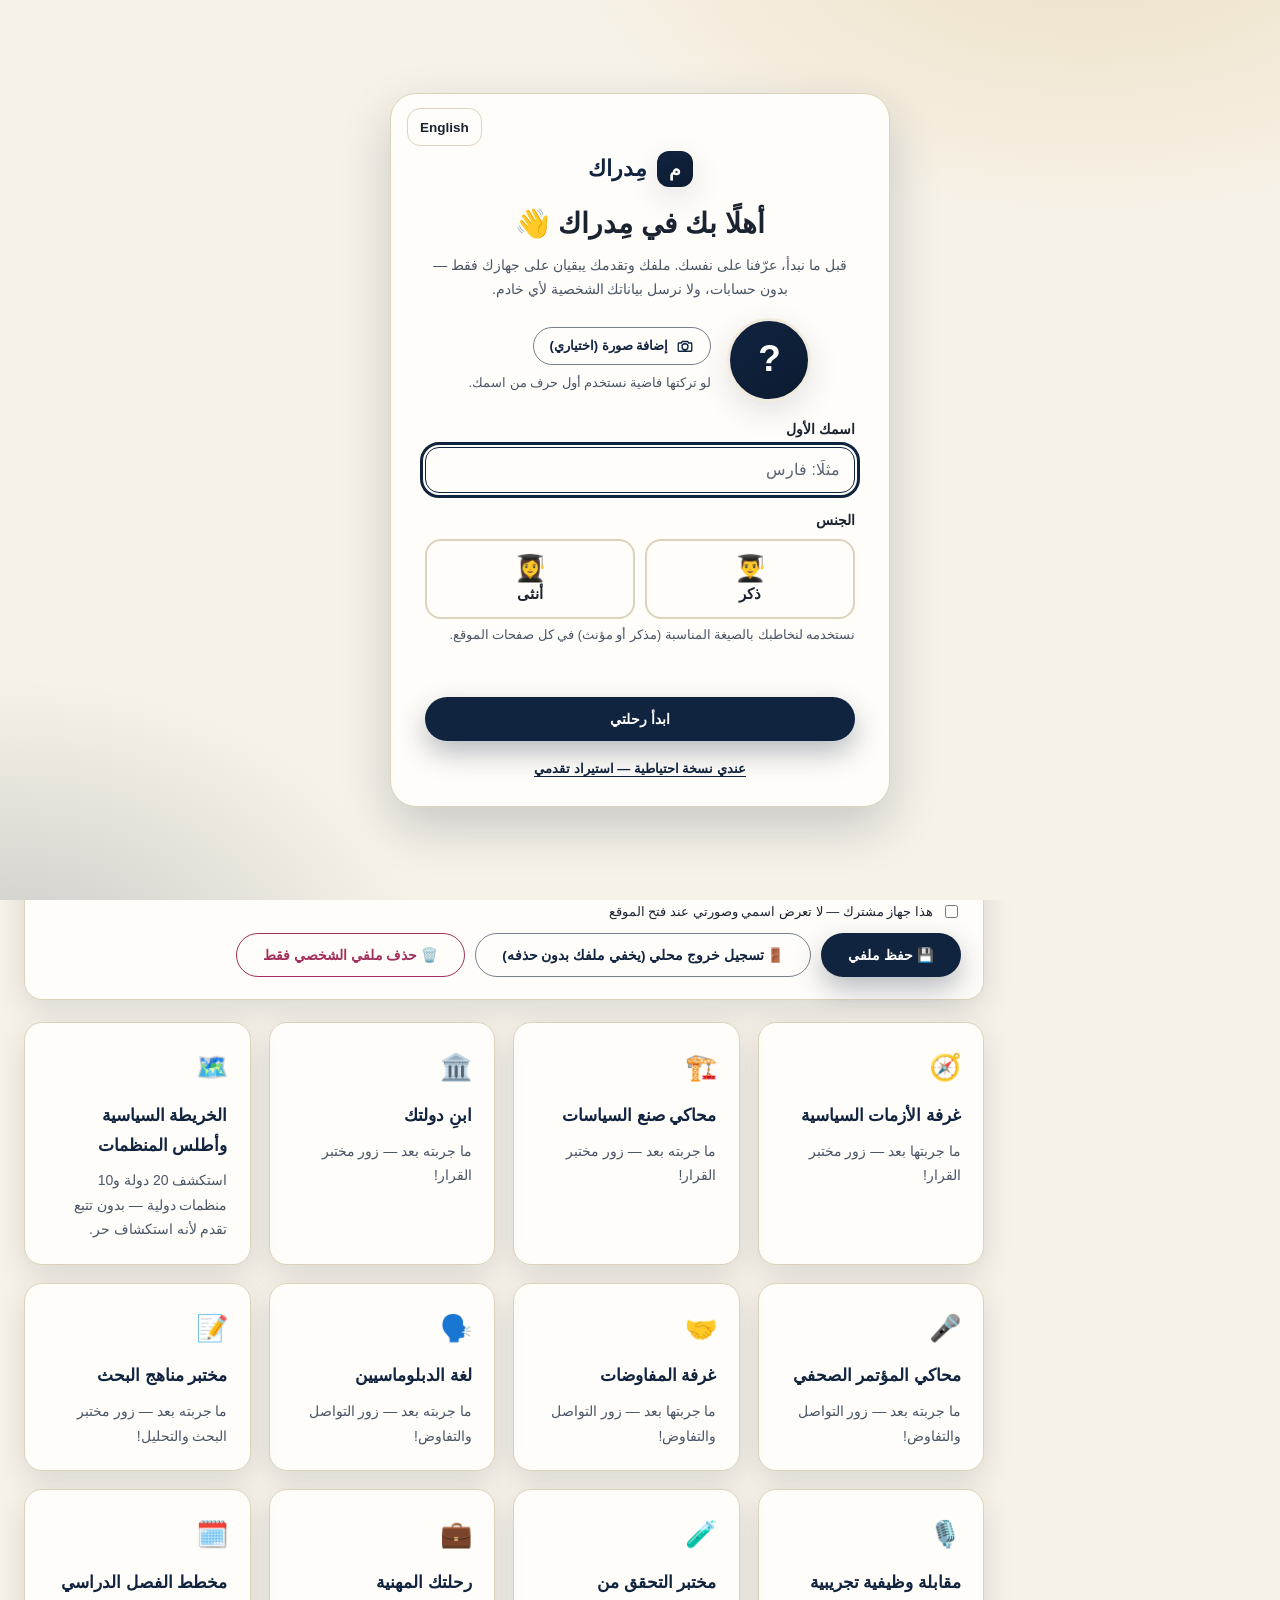
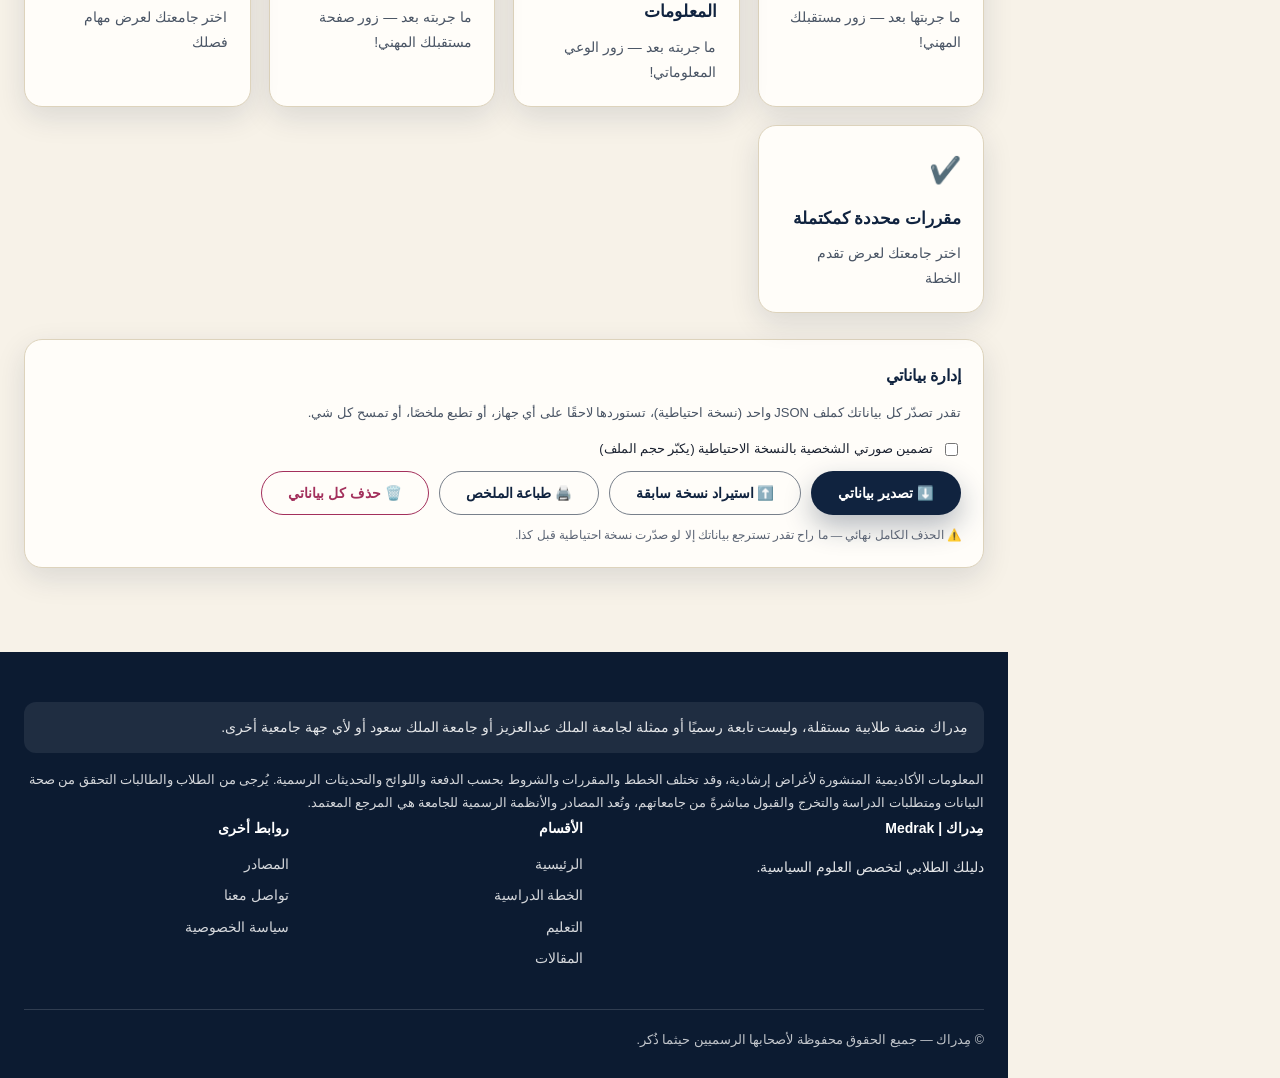
<file: profile.html>
<!DOCTYPE html>
<html lang="ar" dir="rtl">
<head>
<meta charset="UTF-8">
<meta name="viewport" content="width=device-width, initial-scale=1.0">
<title data-ar="ملفي في مِدراك" data-en="My Medrak Profile">ملفي في مِدراك</title>
<meta name="description" content="ملفك الشخصي في مِدراك: جامعتك، تقدمك، مهامك وبياناتك المحفوظة على جهازك فقط، مع تصدير واستيراد.">
<script>
(function(){
  try {
    var d = document.documentElement;
    var g = function(k, f){ try { var v = localStorage.getItem(k); return v === null ? f : JSON.parse(v); } catch(e){ return f; } };
    var theme = g('medrak_theme', 'light') === 'dark' ? 'dark' : 'light';
    var female = !!g('medrak_gender', false);
    var lang = g('medrak_lang', 'ar') === 'en' ? 'en' : 'ar';
    var pal = g('medrak_palette', null);
    if (['classic','rose','emerald','ocean','lavender','sand'].indexOf(pal) < 0) pal = female ? 'rose' : 'classic';
    var lay = g('medrak_layout', 'sidebar');
    if (['sidebar','compact','wide','sequential'].indexOf(lay) < 0) lay = 'sidebar';
    d.setAttribute('data-theme', theme); d.setAttribute('data-palette', pal); d.setAttribute('data-layout', lay);
    d.setAttribute('data-gender', female ? 'female' : 'male');
    d.setAttribute('data-spotlight', g('medrak_spotlight', true) === false ? 'off' : 'on');
    d.setAttribute('lang', lang); d.setAttribute('dir', lang === 'en' ? 'ltr' : 'rtl');
    var uni = g('medrak_university', null);
    if (uni !== 'kau' && uni !== 'ksu' && uni !== 'none') {
      uni = null;
      try { var r = JSON.parse(localStorage.getItem('medrak_profile_v1') || 'null'); if (r && ((r.profile && r.profile.nickname) || r.studyPlanProgress || r.semesterTasks)) uni = 'kau'; } catch(e){}
    }
    var q = (location.search.match(/[?&]uni=(kau|ksu)(&|$)/) || [])[1];
    d.setAttribute('data-uni', q || ((uni === 'kau' || uni === 'ksu') ? uni : 'none'));
  } catch(e){}
})();
</script>
<link rel="stylesheet" href="assets/themes.css">
<link rel="stylesheet" href="assets/style.css">
<link rel="stylesheet" href="assets/shell.css">
<link rel="stylesheet" href="assets/university.css">
</head>
<body style="margin:0">
<div id="particle-field"></div>
<div id="scroll-progress"></div>
<div id="cursor-spotlight" aria-hidden="true"></div>
<div id="medrak-root">
<a href="#main" class="skip-link">تخطَّ إلى المحتوى</a>

<header class="topbar no-print">
  <button type="button" class="tb-btn icon-only nav-toggle" id="navToggle" aria-controls="sidebar" aria-expanded="false" aria-label="القائمة" data-aria-ar="القائمة" data-aria-en="Menu"><svg viewBox="0 0 24 24" fill="none" stroke="currentColor" stroke-width="1.8" stroke-linecap="round" stroke-linejoin="round" aria-hidden="true" focusable="false"><path d="M4 7h16 M4 12h16 M4 17h16"/></svg></button>
  <a class="brand" href="index.html"><span class="brand-mark" aria-hidden="true">م</span><span>مِدراك</span><small>Medrak</small></a>
  <span class="spacer"></span>
  <button type="button" class="tb-btn" id="uniBtn" aria-haspopup="menu" aria-expanded="false" aria-controls="uniMenu" aria-label="الجامعة"><svg viewBox="0 0 24 24" fill="none" stroke="currentColor" stroke-width="1.8" stroke-linecap="round" stroke-linejoin="round" aria-hidden="true" focusable="false"><path d="M3 21h18 M5 21V10 M9.5 21V10 M14.5 21V10 M19 21V10 M12 3 3 8h18z"/></svg><span class="uni-name tb-label" id="uniName"></span><span class="uni-code" id="uniCode"></span><svg viewBox="0 0 24 24" fill="none" stroke="currentColor" stroke-width="1.8" stroke-linecap="round" stroke-linejoin="round" aria-hidden="true" focusable="false" class="chev"><path d="M6 9l6 6 6-6"/></svg></button>
  <button type="button" class="tb-btn icon-only" id="tourBtn" aria-haspopup="dialog" aria-label="جولة التعريف بمزايا الموقع" data-aria-ar="جولة التعريف بمزايا الموقع" data-aria-en="Take a tour of the site" title="جولة التعريف" data-title-ar="جولة التعريف" data-title-en="Site tour"><svg viewBox="0 0 24 24" fill="none" stroke="currentColor" stroke-width="1.8" stroke-linecap="round" stroke-linejoin="round" aria-hidden="true" focusable="false"><path d="M12 21a9 9 0 1 0 0-18 9 9 0 0 0 0 18z M12 11v5 M12 8h.01"/></svg></button>
  <button type="button" class="tb-btn" id="customizeBtn" aria-haspopup="dialog" aria-label="تخصيص صفحتي" data-aria-ar="تخصيص صفحتي" data-aria-en="Customize my page"><svg viewBox="0 0 24 24" fill="none" stroke="currentColor" stroke-width="1.8" stroke-linecap="round" stroke-linejoin="round" aria-hidden="true" focusable="false"><path d="M12 3a9 9 0 1 0 0 18c1.1 0 1.8-.9 1.5-1.9-.4-1.2.4-2.1 1.6-2.1H17a4 4 0 0 0 4-4c0-5-4-10-9-10z M7.5 11.5h.01 M10 7.5h.01 M14.5 7.5h.01"/></svg><span class="tb-label" data-ar="تخصيص صفحتي" data-en="Customize my page">تخصيص صفحتي</span></button>
  <a class="tb-btn acct-chip" id="acctChip" href="profile.html" aria-label="ملفي"><span class="avatar" id="acctAvatar"></span><span class="tb-label" id="acctName"></span></a>
</header>
<nav class="topnav no-print" aria-label="التنقل العلوي" data-aria-ar="التنقل العلوي" data-aria-en="Top navigation"><a  href="index.html" data-page="index.html" aria-label="الرئيسية" data-aria-ar="الرئيسية" data-aria-en="Home" title="الرئيسية" data-title-ar="الرئيسية" data-title-en="Home"><svg viewBox="0 0 24 24" fill="none" stroke="currentColor" stroke-width="1.8" stroke-linecap="round" stroke-linejoin="round" aria-hidden="true" focusable="false"><path d="M3 10.5 12 3l9 7.5V20a1 1 0 0 1-1 1h-5v-6H9v6H4a1 1 0 0 1-1-1z"/></svg><span class="tn-label" data-ar="الرئيسية" data-en="Home">الرئيسية</span></a><a  href="index.html#kau" data-page="index.html" data-hash="#kau" aria-label="عن القسم" data-aria-ar="عن القسم" data-aria-en="The department" title="عن القسم" data-title-ar="عن القسم" data-title-en="The department"><svg viewBox="0 0 24 24" fill="none" stroke="currentColor" stroke-width="1.8" stroke-linecap="round" stroke-linejoin="round" aria-hidden="true" focusable="false"><path d="M3 21h18 M5 21V10 M9.5 21V10 M14.5 21V10 M19 21V10 M12 3 3 8h18z"/></svg><span class="tn-label" data-ar="عن القسم" data-en="The department">عن القسم</span></a><a  href="study-plan.html" data-page="study-plan.html" aria-label="الخطة الدراسية" data-aria-ar="الخطة الدراسية" data-aria-en="Study plan" title="الخطة الدراسية" data-title-ar="الخطة الدراسية" data-title-en="Study plan"><svg viewBox="0 0 24 24" fill="none" stroke="currentColor" stroke-width="1.8" stroke-linecap="round" stroke-linejoin="round" aria-hidden="true" focusable="false"><path d="M7 3v4 M17 3v4 M4 8h16 M5 5h14a1 1 0 0 1 1 1v13a1 1 0 0 1-1 1H5a1 1 0 0 1-1-1V6a1 1 0 0 1 1-1z"/></svg><span class="tn-label" data-ar="الخطة الدراسية" data-en="Study plan">الخطة الدراسية</span></a><a  href="education.html" data-page="education.html" aria-label="التعليم" data-aria-ar="التعليم" data-aria-en="Learning" title="التعليم" data-title-ar="التعليم" data-title-en="Learning"><svg viewBox="0 0 24 24" fill="none" stroke="currentColor" stroke-width="1.8" stroke-linecap="round" stroke-linejoin="round" aria-hidden="true" focusable="false"><path d="M12 6.5C10.5 5 8 4.5 4 4.5v13c4 0 6.5.5 8 2 1.5-1.5 4-2 8-2v-13c-4 0-6.5.5-8 2z M12 6.5v13"/></svg><span class="tn-label" data-ar="التعليم" data-en="Learning">التعليم</span></a><a  href="articles.html" data-page="articles.html" aria-label="المقالات" data-aria-ar="المقالات" data-aria-en="Articles" title="المقالات" data-title-ar="المقالات" data-title-en="Articles"><svg viewBox="0 0 24 24" fill="none" stroke="currentColor" stroke-width="1.8" stroke-linecap="round" stroke-linejoin="round" aria-hidden="true" focusable="false"><path d="M14 3H6a1 1 0 0 0-1 1v16a1 1 0 0 0 1 1h12a1 1 0 0 0 1-1V8z M14 3v5h5 M9 13h6 M9 17h6"/></svg><span class="tn-label" data-ar="المقالات" data-en="Articles">المقالات</span></a><a  href="decision-lab.html" data-page="decision-lab.html" aria-label="مختبر القرار" data-aria-ar="مختبر القرار" data-aria-en="Decision lab" title="مختبر القرار" data-title-ar="مختبر القرار" data-title-en="Decision lab"><svg viewBox="0 0 24 24" fill="none" stroke="currentColor" stroke-width="1.8" stroke-linecap="round" stroke-linejoin="round" aria-hidden="true" focusable="false"><path d="M12 21a9 9 0 1 0 0-18 9 9 0 0 0 0 18z M15.5 8.5 13.5 13.5 8.5 15.5 10.5 10.5z"/></svg><span class="tn-label" data-ar="مختبر القرار" data-en="Decision lab">مختبر القرار</span></a><a  href="communication.html" data-page="communication.html" aria-label="التواصل والتفاوض" data-aria-ar="التواصل والتفاوض" data-aria-en="Communication &amp; negotiation" title="التواصل والتفاوض" data-title-ar="التواصل والتفاوض" data-title-en="Communication &amp; negotiation"><svg viewBox="0 0 24 24" fill="none" stroke="currentColor" stroke-width="1.8" stroke-linecap="round" stroke-linejoin="round" aria-hidden="true" focusable="false"><path d="M21 12a8 8 0 0 1-11.5 7.2L4 20l1.1-4.3A8 8 0 1 1 21 12z"/></svg><span class="tn-label" data-ar="التواصل والتفاوض" data-en="Communication &amp; negotiation">التواصل والتفاوض</span></a><a  href="research-lab.html" data-page="research-lab.html" aria-label="البحث والتحليل" data-aria-ar="البحث والتحليل" data-aria-en="Research &amp; analysis" title="البحث والتحليل" data-title-ar="البحث والتحليل" data-title-en="Research &amp; analysis"><svg viewBox="0 0 24 24" fill="none" stroke="currentColor" stroke-width="1.8" stroke-linecap="round" stroke-linejoin="round" aria-hidden="true" focusable="false"><path d="M9 3h6 M10 3v6L4.5 19a1.5 1.5 0 0 0 1.3 2.2h12.4a1.5 1.5 0 0 0 1.3-2.2L14 9V3 M7.5 15h9"/></svg><span class="tn-label" data-ar="البحث والتحليل" data-en="Research &amp; analysis">البحث والتحليل</span></a><a  href="world-institutions.html" data-page="world-institutions.html" aria-label="العالم والمؤسسات" data-aria-ar="العالم والمؤسسات" data-aria-en="World &amp; institutions" title="العالم والمؤسسات" data-title-ar="العالم والمؤسسات" data-title-en="World &amp; institutions"><svg viewBox="0 0 24 24" fill="none" stroke="currentColor" stroke-width="1.8" stroke-linecap="round" stroke-linejoin="round" aria-hidden="true" focusable="false"><path d="M12 21a9 9 0 1 0 0-18 9 9 0 0 0 0 18z M3 12h18 M12 3c2.5 2.7 3.8 5.7 3.8 9s-1.3 6.3-3.8 9c-2.5-2.7-3.8-5.7-3.8-9S9.5 5.7 12 3z"/></svg><span class="tn-label" data-ar="العالم والمؤسسات" data-en="World &amp; institutions">العالم والمؤسسات</span></a><a  href="media-literacy.html" data-page="media-literacy.html" aria-label="الوعي المعلوماتي" data-aria-ar="الوعي المعلوماتي" data-aria-en="Media literacy" title="الوعي المعلوماتي" data-title-ar="الوعي المعلوماتي" data-title-en="Media literacy"><svg viewBox="0 0 24 24" fill="none" stroke="currentColor" stroke-width="1.8" stroke-linecap="round" stroke-linejoin="round" aria-hidden="true" focusable="false"><path d="M12 3 4 6v6c0 4.4 3.4 8.3 8 9 4.6-.7 8-4.6 8-9V6z M9 12l2 2 4-4"/></svg><span class="tn-label" data-ar="الوعي المعلوماتي" data-en="Media literacy">الوعي المعلوماتي</span></a><a  href="career.html" data-page="career.html" aria-label="مستقبلك المهني" data-aria-ar="مستقبلك المهني" data-aria-en="Your career" title="مستقبلك المهني" data-title-ar="مستقبلك المهني" data-title-en="Your career"><svg viewBox="0 0 24 24" fill="none" stroke="currentColor" stroke-width="1.8" stroke-linecap="round" stroke-linejoin="round" aria-hidden="true" focusable="false"><path d="M4 8h16a1 1 0 0 1 1 1v10a1 1 0 0 1-1 1H4a1 1 0 0 1-1-1V9a1 1 0 0 1 1-1z M9 8V5a1 1 0 0 1 1-1h4a1 1 0 0 1 1 1v3 M3 13h18"/></svg><span class="tn-label" data-ar="مستقبلك المهني" data-en="Your career">مستقبلك المهني</span></a><a  href="alumni.html" data-page="alumni.html" aria-label="خريجو مِدراك" data-aria-ar="خريجو مِدراك" data-aria-en="Medrak alumni" title="خريجو مِدراك" data-title-ar="خريجو مِدراك" data-title-en="Medrak alumni"><svg viewBox="0 0 24 24" fill="none" stroke="currentColor" stroke-width="1.8" stroke-linecap="round" stroke-linejoin="round" aria-hidden="true" focusable="false"><path d="M2 9l10-5 10 5-10 5z M6 11.5V16c0 1.2 2.7 3 6 3s6-1.8 6-3v-4.5 M22 9v6"/></svg><span class="tn-label" data-ar="خريجو مِدراك" data-en="Medrak alumni">خريجو مِدراك</span></a><a  href="profile.html" data-page="profile.html" aria-label="ملفي في مِدراك" data-aria-ar="ملفي في مِدراك" data-aria-en="My profile" title="ملفي في مِدراك" data-title-ar="ملفي في مِدراك" data-title-en="My profile"><svg viewBox="0 0 24 24" fill="none" stroke="currentColor" stroke-width="1.8" stroke-linecap="round" stroke-linejoin="round" aria-hidden="true" focusable="false"><path d="M12 12a4 4 0 1 0 0-8 4 4 0 0 0 0 8z M4 21a8 8 0 0 1 16 0"/></svg><span class="tn-label" data-ar="ملفي في مِدراك" data-en="My profile">ملفي في مِدراك</span></a><a  href="index.html#faq" data-page="index.html" data-hash="#faq" aria-label="الأسئلة الشائعة" data-aria-ar="الأسئلة الشائعة" data-aria-en="FAQ" title="الأسئلة الشائعة" data-title-ar="الأسئلة الشائعة" data-title-en="FAQ"><svg viewBox="0 0 24 24" fill="none" stroke="currentColor" stroke-width="1.8" stroke-linecap="round" stroke-linejoin="round" aria-hidden="true" focusable="false"><path d="M12 21a9 9 0 1 0 0-18 9 9 0 0 0 0 18z M9.5 9.5a2.5 2.5 0 1 1 3.5 2.3c-.7.4-1 1-1 1.7 M12 17h.01"/></svg><span class="tn-label" data-ar="الأسئلة الشائعة" data-en="FAQ">الأسئلة الشائعة</span></a><a  href="index.html#contact" data-page="index.html" data-hash="#contact" aria-label="تواصل معنا" data-aria-ar="تواصل معنا" data-aria-en="Contact us" title="تواصل معنا" data-title-ar="تواصل معنا" data-title-en="Contact us"><svg viewBox="0 0 24 24" fill="none" stroke="currentColor" stroke-width="1.8" stroke-linecap="round" stroke-linejoin="round" aria-hidden="true" focusable="false"><path d="M4 5h16a1 1 0 0 1 1 1v12a1 1 0 0 1-1 1H4a1 1 0 0 1-1-1V6a1 1 0 0 1 1-1z M3 7l9 6 9-6"/></svg><span class="tn-label" data-ar="تواصل معنا" data-en="Contact us">تواصل معنا</span></a><a  href="privacy.html" data-page="privacy.html" aria-label="سياسة الخصوصية" data-aria-ar="سياسة الخصوصية" data-aria-en="Privacy policy" title="سياسة الخصوصية" data-title-ar="سياسة الخصوصية" data-title-en="Privacy policy"><svg viewBox="0 0 24 24" fill="none" stroke="currentColor" stroke-width="1.8" stroke-linecap="round" stroke-linejoin="round" aria-hidden="true" focusable="false"><path d="M6 11h12a1 1 0 0 1 1 1v8a1 1 0 0 1-1 1H6a1 1 0 0 1-1-1v-8a1 1 0 0 1 1-1z M8 11V8a4 4 0 0 1 8 0v3"/></svg><span class="tn-label" data-ar="سياسة الخصوصية" data-en="Privacy policy">سياسة الخصوصية</span></a></nav>
<div class="sidebar-backdrop no-print" id="sidebarBackdrop"></div>
<nav class="sidebar no-print" id="sidebar" aria-label="التنقل الرئيسي" data-aria-ar="التنقل الرئيسي" data-aria-en="Main navigation">
  <div class="sidebar-head"><a class="brand" href="index.html"><span class="brand-mark" aria-hidden="true">م</span><span>مِدراك</span></a><button type="button" class="mk-x" id="sidebarClose" aria-label="إغلاق القائمة" data-aria-ar="إغلاق القائمة" data-aria-en="Close menu"><svg viewBox="0 0 24 24" fill="none" stroke="currentColor" stroke-width="1.8" stroke-linecap="round" stroke-linejoin="round" aria-hidden="true" focusable="false"><path d="M6 6l12 12 M18 6L6 18"/></svg></button></div>
  <div class="nav-group-title" data-ar="الأقسام" data-en="Sections">الأقسام</div>
  <a class="nav-item" href="index.html" data-page="index.html" aria-label="الرئيسية" data-aria-ar="الرئيسية" data-aria-en="Home" title="الرئيسية" data-title-ar="الرئيسية" data-title-en="Home"><svg viewBox="0 0 24 24" fill="none" stroke="currentColor" stroke-width="1.8" stroke-linecap="round" stroke-linejoin="round" aria-hidden="true" focusable="false"><path d="M3 10.5 12 3l9 7.5V20a1 1 0 0 1-1 1h-5v-6H9v6H4a1 1 0 0 1-1-1z"/></svg><span class="label" data-ar="الرئيسية" data-en="Home">الرئيسية</span></a><a class="nav-item" href="index.html#kau" data-page="index.html" data-hash="#kau" aria-label="عن القسم" data-aria-ar="عن القسم" data-aria-en="The department" title="عن القسم" data-title-ar="عن القسم" data-title-en="The department"><svg viewBox="0 0 24 24" fill="none" stroke="currentColor" stroke-width="1.8" stroke-linecap="round" stroke-linejoin="round" aria-hidden="true" focusable="false"><path d="M3 21h18 M5 21V10 M9.5 21V10 M14.5 21V10 M19 21V10 M12 3 3 8h18z"/></svg><span class="label" data-ar="عن القسم" data-en="The department">عن القسم</span></a><a class="nav-item" href="study-plan.html" data-page="study-plan.html" aria-label="الخطة الدراسية" data-aria-ar="الخطة الدراسية" data-aria-en="Study plan" title="الخطة الدراسية" data-title-ar="الخطة الدراسية" data-title-en="Study plan"><svg viewBox="0 0 24 24" fill="none" stroke="currentColor" stroke-width="1.8" stroke-linecap="round" stroke-linejoin="round" aria-hidden="true" focusable="false"><path d="M7 3v4 M17 3v4 M4 8h16 M5 5h14a1 1 0 0 1 1 1v13a1 1 0 0 1-1 1H5a1 1 0 0 1-1-1V6a1 1 0 0 1 1-1z"/></svg><span class="label" data-ar="الخطة الدراسية" data-en="Study plan">الخطة الدراسية</span></a><a class="nav-item" href="education.html" data-page="education.html" aria-label="التعليم" data-aria-ar="التعليم" data-aria-en="Learning" title="التعليم" data-title-ar="التعليم" data-title-en="Learning"><svg viewBox="0 0 24 24" fill="none" stroke="currentColor" stroke-width="1.8" stroke-linecap="round" stroke-linejoin="round" aria-hidden="true" focusable="false"><path d="M12 6.5C10.5 5 8 4.5 4 4.5v13c4 0 6.5.5 8 2 1.5-1.5 4-2 8-2v-13c-4 0-6.5.5-8 2z M12 6.5v13"/></svg><span class="label" data-ar="التعليم" data-en="Learning">التعليم</span></a><a class="nav-item" href="articles.html" data-page="articles.html" aria-label="المقالات" data-aria-ar="المقالات" data-aria-en="Articles" title="المقالات" data-title-ar="المقالات" data-title-en="Articles"><svg viewBox="0 0 24 24" fill="none" stroke="currentColor" stroke-width="1.8" stroke-linecap="round" stroke-linejoin="round" aria-hidden="true" focusable="false"><path d="M14 3H6a1 1 0 0 0-1 1v16a1 1 0 0 0 1 1h12a1 1 0 0 0 1-1V8z M14 3v5h5 M9 13h6 M9 17h6"/></svg><span class="label" data-ar="المقالات" data-en="Articles">المقالات</span></a><a class="nav-item" href="decision-lab.html" data-page="decision-lab.html" aria-label="مختبر القرار" data-aria-ar="مختبر القرار" data-aria-en="Decision lab" title="مختبر القرار" data-title-ar="مختبر القرار" data-title-en="Decision lab"><svg viewBox="0 0 24 24" fill="none" stroke="currentColor" stroke-width="1.8" stroke-linecap="round" stroke-linejoin="round" aria-hidden="true" focusable="false"><path d="M12 21a9 9 0 1 0 0-18 9 9 0 0 0 0 18z M15.5 8.5 13.5 13.5 8.5 15.5 10.5 10.5z"/></svg><span class="label" data-ar="مختبر القرار" data-en="Decision lab">مختبر القرار</span></a><a class="nav-item" href="communication.html" data-page="communication.html" aria-label="التواصل والتفاوض" data-aria-ar="التواصل والتفاوض" data-aria-en="Communication &amp; negotiation" title="التواصل والتفاوض" data-title-ar="التواصل والتفاوض" data-title-en="Communication &amp; negotiation"><svg viewBox="0 0 24 24" fill="none" stroke="currentColor" stroke-width="1.8" stroke-linecap="round" stroke-linejoin="round" aria-hidden="true" focusable="false"><path d="M21 12a8 8 0 0 1-11.5 7.2L4 20l1.1-4.3A8 8 0 1 1 21 12z"/></svg><span class="label" data-ar="التواصل والتفاوض" data-en="Communication &amp; negotiation">التواصل والتفاوض</span></a><a class="nav-item" href="research-lab.html" data-page="research-lab.html" aria-label="البحث والتحليل" data-aria-ar="البحث والتحليل" data-aria-en="Research &amp; analysis" title="البحث والتحليل" data-title-ar="البحث والتحليل" data-title-en="Research &amp; analysis"><svg viewBox="0 0 24 24" fill="none" stroke="currentColor" stroke-width="1.8" stroke-linecap="round" stroke-linejoin="round" aria-hidden="true" focusable="false"><path d="M9 3h6 M10 3v6L4.5 19a1.5 1.5 0 0 0 1.3 2.2h12.4a1.5 1.5 0 0 0 1.3-2.2L14 9V3 M7.5 15h9"/></svg><span class="label" data-ar="البحث والتحليل" data-en="Research &amp; analysis">البحث والتحليل</span></a><a class="nav-item" href="world-institutions.html" data-page="world-institutions.html" aria-label="العالم والمؤسسات" data-aria-ar="العالم والمؤسسات" data-aria-en="World &amp; institutions" title="العالم والمؤسسات" data-title-ar="العالم والمؤسسات" data-title-en="World &amp; institutions"><svg viewBox="0 0 24 24" fill="none" stroke="currentColor" stroke-width="1.8" stroke-linecap="round" stroke-linejoin="round" aria-hidden="true" focusable="false"><path d="M12 21a9 9 0 1 0 0-18 9 9 0 0 0 0 18z M3 12h18 M12 3c2.5 2.7 3.8 5.7 3.8 9s-1.3 6.3-3.8 9c-2.5-2.7-3.8-5.7-3.8-9S9.5 5.7 12 3z"/></svg><span class="label" data-ar="العالم والمؤسسات" data-en="World &amp; institutions">العالم والمؤسسات</span></a><a class="nav-item" href="media-literacy.html" data-page="media-literacy.html" aria-label="الوعي المعلوماتي" data-aria-ar="الوعي المعلوماتي" data-aria-en="Media literacy" title="الوعي المعلوماتي" data-title-ar="الوعي المعلوماتي" data-title-en="Media literacy"><svg viewBox="0 0 24 24" fill="none" stroke="currentColor" stroke-width="1.8" stroke-linecap="round" stroke-linejoin="round" aria-hidden="true" focusable="false"><path d="M12 3 4 6v6c0 4.4 3.4 8.3 8 9 4.6-.7 8-4.6 8-9V6z M9 12l2 2 4-4"/></svg><span class="label" data-ar="الوعي المعلوماتي" data-en="Media literacy">الوعي المعلوماتي</span></a><a class="nav-item" href="career.html" data-page="career.html" aria-label="مستقبلك المهني" data-aria-ar="مستقبلك المهني" data-aria-en="Your career" title="مستقبلك المهني" data-title-ar="مستقبلك المهني" data-title-en="Your career"><svg viewBox="0 0 24 24" fill="none" stroke="currentColor" stroke-width="1.8" stroke-linecap="round" stroke-linejoin="round" aria-hidden="true" focusable="false"><path d="M4 8h16a1 1 0 0 1 1 1v10a1 1 0 0 1-1 1H4a1 1 0 0 1-1-1V9a1 1 0 0 1 1-1z M9 8V5a1 1 0 0 1 1-1h4a1 1 0 0 1 1 1v3 M3 13h18"/></svg><span class="label" data-ar="مستقبلك المهني" data-en="Your career">مستقبلك المهني</span></a><a class="nav-item" href="alumni.html" data-page="alumni.html" aria-label="خريجو مِدراك" data-aria-ar="خريجو مِدراك" data-aria-en="Medrak alumni" title="خريجو مِدراك" data-title-ar="خريجو مِدراك" data-title-en="Medrak alumni"><svg viewBox="0 0 24 24" fill="none" stroke="currentColor" stroke-width="1.8" stroke-linecap="round" stroke-linejoin="round" aria-hidden="true" focusable="false"><path d="M2 9l10-5 10 5-10 5z M6 11.5V16c0 1.2 2.7 3 6 3s6-1.8 6-3v-4.5 M22 9v6"/></svg><span class="label" data-ar="خريجو مِدراك" data-en="Medrak alumni">خريجو مِدراك</span></a><a class="nav-item" href="profile.html" data-page="profile.html" aria-label="ملفي في مِدراك" data-aria-ar="ملفي في مِدراك" data-aria-en="My profile" title="ملفي في مِدراك" data-title-ar="ملفي في مِدراك" data-title-en="My profile"><svg viewBox="0 0 24 24" fill="none" stroke="currentColor" stroke-width="1.8" stroke-linecap="round" stroke-linejoin="round" aria-hidden="true" focusable="false"><path d="M12 12a4 4 0 1 0 0-8 4 4 0 0 0 0 8z M4 21a8 8 0 0 1 16 0"/></svg><span class="label" data-ar="ملفي في مِدراك" data-en="My profile">ملفي في مِدراك</span></a>
  <div class="nav-group-title" data-ar="المساعدة" data-en="Help">المساعدة</div>
  <a class="nav-item" href="index.html#faq" data-page="index.html" data-hash="#faq" aria-label="الأسئلة الشائعة" data-aria-ar="الأسئلة الشائعة" data-aria-en="FAQ" title="الأسئلة الشائعة" data-title-ar="الأسئلة الشائعة" data-title-en="FAQ"><svg viewBox="0 0 24 24" fill="none" stroke="currentColor" stroke-width="1.8" stroke-linecap="round" stroke-linejoin="round" aria-hidden="true" focusable="false"><path d="M12 21a9 9 0 1 0 0-18 9 9 0 0 0 0 18z M9.5 9.5a2.5 2.5 0 1 1 3.5 2.3c-.7.4-1 1-1 1.7 M12 17h.01"/></svg><span class="label" data-ar="الأسئلة الشائعة" data-en="FAQ">الأسئلة الشائعة</span></a><a class="nav-item" href="index.html#contact" data-page="index.html" data-hash="#contact" aria-label="تواصل معنا" data-aria-ar="تواصل معنا" data-aria-en="Contact us" title="تواصل معنا" data-title-ar="تواصل معنا" data-title-en="Contact us"><svg viewBox="0 0 24 24" fill="none" stroke="currentColor" stroke-width="1.8" stroke-linecap="round" stroke-linejoin="round" aria-hidden="true" focusable="false"><path d="M4 5h16a1 1 0 0 1 1 1v12a1 1 0 0 1-1 1H4a1 1 0 0 1-1-1V6a1 1 0 0 1 1-1z M3 7l9 6 9-6"/></svg><span class="label" data-ar="تواصل معنا" data-en="Contact us">تواصل معنا</span></a><a class="nav-item" href="privacy.html" data-page="privacy.html" aria-label="سياسة الخصوصية" data-aria-ar="سياسة الخصوصية" data-aria-en="Privacy policy" title="سياسة الخصوصية" data-title-ar="سياسة الخصوصية" data-title-en="Privacy policy"><svg viewBox="0 0 24 24" fill="none" stroke="currentColor" stroke-width="1.8" stroke-linecap="round" stroke-linejoin="round" aria-hidden="true" focusable="false"><path d="M6 11h12a1 1 0 0 1 1 1v8a1 1 0 0 1-1 1H6a1 1 0 0 1-1-1v-8a1 1 0 0 1 1-1z M8 11V8a4 4 0 0 1 8 0v3"/></svg><span class="label" data-ar="سياسة الخصوصية" data-en="Privacy policy">سياسة الخصوصية</span></a>
</nav>

<main id="main">

  <section>
    <div class="wrap">
      <h2 class="section-title" data-ar="ملفي في مِدراك 🪪" data-en="My Medrak Profile 🪪">ملفي في مِدراك 🪪</h2>
      <p class="section-sub" data-ar="لوحتك الشخصية — كل شي هنا محفوظ على جهازك فقط، ما يوصل لأي خادم أو جهة خارجية. ما نطلب اسمك الحقيقي ولا بريدك ولا رقم جوالك." data-en="Your personal dashboard — everything here is saved on your device only, and never reaches any server. We never ask for your real name, email, or phone number.">لوحتك الشخصية — كل شي هنا محفوظ على جهازك فقط، ما يوصل لأي خادم أو جهة خارجية. ما نطلب اسمك الحقيقي ولا بريدك ولا رقم جوالك.</p>

      <!-- بطاقة الهوية -->
      <div class="info-card" style="margin-bottom:22px">
        <div style="display:flex;gap:16px;align-items:center;flex-wrap:wrap;margin-bottom:16px">
          <div id="avatarDisplay" class="avatar" style="--av:70px"></div>
          <div style="flex:1;min-width:220px">
            <label class="field-label">اسمك المستعار</label>
            <input type="text" id="nicknameInput" data-ph-ar="مثلاً: طالب مِدراك" data-ph-en="e.g. Medrak Student" placeholder="مثلاً: طالب مِدراك" maxlength="30" style="max-width:320px">
            <p style="margin:0 0 8px;font-size:11px;color:var(--text-faint)">لا نطلب اسمك الحقيقي — اكتب أي اسم تحب تظهر فيه، ويبقى بجهازك فقط.</p>
          </div>
        </div>

        <label class="field-label">اختر صورة رمزية جاهزة</label>
        <div style="display:flex;gap:8px;flex-wrap:wrap;margin-bottom:14px" id="avatarPicker"></div>

        <label class="field-label">أو ارفع صورة شخصية (اختياري — تُحفظ على جهازك فقط)</label>
        <div style="display:flex;gap:10px;align-items:center;flex-wrap:wrap;margin-bottom:14px">
          <input type="file" id="photoInput" accept="image/jpeg,image/png,image/webp" style="max-width:260px">
          <label style="display:flex;align-items:center;gap:6px;font-size:12.5px"><input type="checkbox" id="photoRoundToggle" checked style="width:auto"> عرض دائري</label>
          <button class="btn btn-outline" id="photoDeleteBtn" style="padding:6px 12px;font-size:12px;border-color:var(--wrong-text);color:var(--wrong-text)">حذف الصورة</button>
        </div>
        <p id="photoMsg" style="display:none;font-size:12px;color:var(--wrong-text);margin:0 0 14px"></p>

        <div style="display:grid;grid-template-columns:1fr 1fr;gap:14px">
          <div>
            <label class="field-label" for="uniSelect">الجامعة</label>
            <select id="uniSelect" class="form-select">
              <option value="kau">جامعة الملك عبدالعزيز</option>
              <option value="ksu">جامعة الملك سعود</option>
              <option value="none">غير محددة (أستكشف التخصص)</option>
            </select>
            <p id="profileUniLine" style="margin:6px 0 0;font-size:12px;color:var(--text-soft)"></p>
          </div>
          <div>
            <label class="field-label">صفتك</label>
            <select id="roleSelect" class="form-select">
              <option value="student_m">طالب</option>
              <option value="student_f">طالبة</option>
            </select>
          </div>
          <div data-uni-only="kau none">
            <label class="field-label">مجال التركيز</label>
            <select id="trackSelectProfile" class="form-select">
              <option value="">لسا ما اخترت</option>
              <option value="ipe">الاقتصاد السياسي العالمي</option>
              <option value="ppd">السياسة العامة والتنمية</option>
            </select>
          </div>
          <div>
            <label class="field-label">السنة الدراسية</label>
            <select id="yearSelect" class="form-select">
              <option value="">غير محدد</option>
              <option value="1">السنة الأولى</option><option value="2">السنة الثانية</option>
              <option value="3">السنة الثالثة</option><option value="4">السنة الرابعة</option>
              <option value="grad">خريج/ة</option>
            </select>
          </div>
          <div>
            <label class="field-label">هدف شخصي (اختياري)</label>
            <input type="text" id="goalInput" maxlength="100" data-ph-ar="مثلاً: أحسّن معدلي هذا الفصل" data-ph-en="e.g. Improve my GPA this term" placeholder="مثلاً: أحسّن معدلي هذا الفصل">
          </div>
        </div>

        <label style="display:flex;align-items:center;gap:8px;font-size:13px;margin:10px 0">
          <input type="checkbox" id="sharedDeviceToggle" style="width:auto"> هذا جهاز مشترك — لا تعرض اسمي وصورتي عند فتح الموقع
        </label>

        <div style="display:flex;gap:10px;flex-wrap:wrap;margin-top:6px">
          <button class="btn btn-primary" id="saveProfileBtn">💾 حفظ ملفي</button>
          <button class="btn btn-outline" id="logoutBtn">🚪 تسجيل خروج محلي (يخفي ملفك بدون حذفه)</button>
          <button class="btn btn-outline" id="deleteProfileBtn" style="border-color:var(--wrong-text);color:var(--wrong-text)">🗑️ حذف ملفي الشخصي فقط</button>
        </div>
        <p id="profileMsg" style="display:none;margin-top:10px;font-size:13px;color:var(--teal-deep)"></p>
      </div>

      <!-- كانفاس مخفي لتصغير الصورة -->
      <canvas id="photoCanvas" width="240" height="240" style="display:none"></canvas>


      <!-- ملخص التقدم -->
      <div class="grid-cards" id="progressCards" style="margin-bottom:26px"></div>

      <!-- إدارة البيانات -->
      <div class="info-card">
        <h3 style="margin:0 0 12px;color:var(--purple-text);font-size:16px">إدارة بياناتي</h3>
        <p style="margin:0 0 14px;font-size:13px;color:var(--text-soft)">تقدر تصدّر كل بياناتك كملف JSON واحد (نسخة احتياطية)، تستوردها لاحقًا على أي جهاز، أو تطبع ملخصًا، أو تمسح كل شي.</p>
        <label style="display:flex;align-items:center;gap:8px;font-size:12.5px;margin-bottom:10px">
          <input type="checkbox" id="exportIncludePhoto" style="width:auto"> تضمين صورتي الشخصية بالنسخة الاحتياطية (يكبّر حجم الملف)
        </label>
        <div style="display:flex;gap:10px;flex-wrap:wrap">
          <button class="btn btn-primary" id="exportBtn">⬇️ تصدير بياناتي</button>
          <button class="btn btn-outline" id="importBtn">⬆️ استيراد نسخة سابقة</button>
          <input type="file" id="importFile" accept=".json" style="display:none">
          <button class="btn btn-outline" id="printBtn">🖨️ طباعة الملخص</button>
          <button class="btn btn-outline" id="clearBtn" style="border-color:var(--wrong-text);color:var(--wrong-text)">🗑️ حذف كل بياناتي</button>
        </div>
        <p style="margin:10px 0 0;font-size:11.5px;color:var(--text-faint)">⚠️ الحذف الكامل نهائي — ما راح تقدر تسترجع بياناتك إلا لو صدّرت نسخة احتياطية قبل كذا.</p>
        <p id="dataMsg" style="display:none;margin-top:12px;font-size:13px;color:var(--teal-deep)"></p>
      </div>
    </div>
  </section>

</main>

<footer class="site">
  <div class="wrap">
    <div class="foot-notice" data-ar="مِدراك منصة طلابية مستقلة، وليست تابعة رسميًا أو ممثلة لجامعة الملك عبدالعزيز أو جامعة الملك سعود أو لأي جهة جامعية أخرى." data-en="Medrak is an independent student platform and is not officially affiliated with, or representing, King Abdulaziz University, King Saud University or any other university body.">مِدراك منصة طلابية مستقلة، وليست تابعة رسميًا أو ممثلة لجامعة الملك عبدالعزيز أو جامعة الملك سعود أو لأي جهة جامعية أخرى.</div>
    <p class="foot-notice-2" data-ar="المعلومات الأكاديمية المنشورة لأغراض إرشادية، وقد تختلف الخطط والمقررات والشروط بحسب الدفعة واللوائح والتحديثات الرسمية. يُرجى من الطلاب والطالبات التحقق من صحة البيانات ومتطلبات الدراسة والتخرج والقبول مباشرةً من جامعاتهم، وتُعد المصادر والأنظمة الرسمية للجامعة هي المرجع المعتمد." data-en="The academic information published here is for guidance only. Plans, courses and conditions may vary by cohort, regulations and official updates. Students are asked to verify data and study, graduation and admission requirements directly with their universities; the university’s official sources and systems are the authoritative reference.">المعلومات الأكاديمية المنشورة لأغراض إرشادية، وقد تختلف الخطط والمقررات والشروط بحسب الدفعة واللوائح والتحديثات الرسمية. يُرجى من الطلاب والطالبات التحقق من صحة البيانات ومتطلبات الدراسة والتخرج والقبول مباشرةً من جامعاتهم، وتُعد المصادر والأنظمة الرسمية للجامعة هي المرجع المعتمد.</p>
    <div class="foot-grid">
      <div>
        <h5>مِدراك | Medrak</h5>
        <p style="max-width:32ch" data-ar="دليلك الطلابي لتخصص العلوم السياسية." data-en="Your student guide to the Political Science major.">دليلك الطلابي لتخصص العلوم السياسية.</p>
      </div>
      <div>
        <h5 data-ar="الأقسام" data-en="Sections">الأقسام</h5>
        <a href="index.html" data-ar="الرئيسية" data-en="Home">الرئيسية</a>
        <a href="study-plan.html" data-ar="الخطة الدراسية" data-en="Study Plan">الخطة الدراسية</a>
        <a href="education.html" data-ar="التعليم" data-en="Learning">التعليم</a>
        <a href="articles.html" data-ar="المقالات" data-en="Articles">المقالات</a>
      </div>
      <div>
        <h5 data-ar="روابط أخرى" data-en="Other Links">روابط أخرى</h5>
        <a href="index.html#sources" data-ar="المصادر" data-en="Sources">المصادر</a>
        <a href="index.html#contact" data-ar="تواصل معنا" data-en="Contact">تواصل معنا</a>
        <a href="privacy.html" data-ar="سياسة الخصوصية" data-en="Privacy Policy">سياسة الخصوصية</a>
      </div>
    </div>
    <div class="foot-bottom" data-ar="© مِدراك — جميع الحقوق محفوظة لأصحابها الرسميين حيثما ذُكر." data-en="© Medrak — All rights reserved to their respective official owners where noted.">© مِدراك — جميع الحقوق محفوظة لأصحابها الرسميين حيثما ذُكر.</div>
  </div>
</footer>

<button class="back-top" id="backTop" aria-label="عودة للأعلى">↑</button>

<script src="assets/store.js"></script>
<script src="assets/common.js"></script>
<script src="assets/shell.js"></script>
<script src="assets/universities/registry.js"></script>
<script src="assets/universities/kau.js"></script>
<script src="assets/universities/ksu.js"></script>
<script src="assets/university-ui.js"></script>
<script src="assets/stats.js"></script>
<script data-goatcounter="https://medrak1999.goatcounter.com/count" async src="//gc.zgo.at/count.js"></script>
<script>
(function(){
  const avatars = ['🎓','🦉','🧭','📚','🏛️','🌍','⚖️','🕊️'];
  const avatarPicker = document.getElementById('avatarPicker');
  const avatarDisplay = document.getElementById('avatarDisplay');
  const nicknameInput = document.getElementById('nicknameInput');

  function getProfile(){ return MedrakStore.get('profile', {}); }
  function setProfile(patch){ MedrakStore.set('profile', Object.assign({}, getProfile(), patch)); }

  function shellRefresh(resetPhoto){ if (window.medrakShell) window.medrakShell.refresh(resetPhoto === true); }
  function initialOf(p){ return window.medrakInitial ? window.medrakInitial(p.nickname || '') : '؟'; }
  function refreshAvatarDisplay(){
    const p = getProfile();
    avatarDisplay.style.borderRadius = '50%';
    if (p.avatarType === 'photo') {
      avatarDisplay.textContent = initialOf(p);
      MedrakStore.getPhoto().then(blob => {
        if (blob) {
          avatarDisplay.textContent = '';
          const img = new Image(); img.alt = ''; img.src = URL.createObjectURL(blob); avatarDisplay.appendChild(img);
          avatarDisplay.style.borderRadius = p.photoRound === false ? '10px' : '50%';
        }
      });
    } else if (p.avatarType === 'emoji' && p.avatarEmoji) {
      avatarDisplay.textContent = p.avatarEmoji;
    } else {
      avatarDisplay.textContent = initialOf(p);
    }
  }

  const initBtn = document.createElement('button');
  initBtn.type = 'button'; initBtn.className = 'btn btn-outline'; initBtn.style.cssText = 'padding:8px 14px;font-size:12.5px';
  initBtn.textContent = 'الحرف الأول من اسمي';
  initBtn.addEventListener('click', function(){ setProfile({ avatarType: 'initial' }); refreshAvatarDisplay(); shellRefresh(); });
  avatarPicker.appendChild(initBtn);
  avatars.forEach(emoji => {
    const btn = document.createElement('button');
    btn.type = 'button'; btn.className = 'icon-btn'; btn.textContent = emoji;
    btn.setAttribute('aria-label', 'صورة رمزية ' + emoji);
    btn.addEventListener('click', function(){
      setProfile({ avatarType: 'emoji', avatarEmoji: emoji });
      refreshAvatarDisplay(); shellRefresh();
    });
    avatarPicker.appendChild(btn);
  });

  /* تحميل القيم المحفوظة */
  const p0 = getProfile();
  nicknameInput.value = p0.nickname || '';
  document.getElementById('roleSelect').value = p0.role || 'student_m';
  document.getElementById('trackSelectProfile').value = p0.track || '';
  document.getElementById('yearSelect').value = p0.year || '';
  document.getElementById('goalInput').value = p0.goal || '';
  document.getElementById('sharedDeviceToggle').checked = !!p0.sharedDevice;
  document.getElementById('photoRoundToggle').checked = p0.photoRound !== false;
  refreshAvatarDisplay();

  /* ===== رفع صورة شخصية (تصغير + ضغط محليًا، حفظ في IndexedDB) ===== */
  document.getElementById('photoInput').addEventListener('change', function(e){
    const file = e.target.files[0];
    const msg = document.getElementById('photoMsg');
    msg.style.display = 'none';
    if (!file) return;
    const allowed = ['image/jpeg','image/png','image/webp'];
    if (!allowed.includes(file.type)) { msg.textContent = '⚠️ الصيغ المسموحة: JPG أو PNG أو WEBP فقط.'; msg.style.display='block'; return; }
    if (file.size > 5*1024*1024) { msg.textContent = '⚠️ حجم الصورة كبير جدًا (الحد 5 ميجا).'; msg.style.display='block'; return; }

    (window.createImageBitmap ? createImageBitmap(file) : Promise.reject())
      .catch(() => new Promise((resolve, reject) => {
        const img = new Image();
        img.onload = () => resolve(img);
        img.onerror = reject;
        img.src = URL.createObjectURL(file);
      }))
      .then(imgSource => {
        const canvas = document.getElementById('photoCanvas');
        const ctx = canvas.getContext('2d');
        const size = 240;
        canvas.width = size; canvas.height = size;
        const srcW = imgSource.width, srcH = imgSource.height;
        const scale = Math.max(size/srcW, size/srcH);
        const dw = srcW*scale, dh = srcH*scale;
        ctx.clearRect(0,0,size,size);
        ctx.drawImage(imgSource, (size-dw)/2, (size-dh)/2, dw, dh);
        canvas.toBlob(blob => {
          if (!blob) { msg.textContent = '⚠️ ما قدرنا نعالج الصورة، جرّب صورة ثانية.'; msg.style.display='block'; return; }
          MedrakStore.savePhoto(blob).then(ok => {
            if (ok) { setProfile({ avatarType: 'photo' }); refreshAvatarDisplay(); shellRefresh(true); }
            else { msg.textContent = '⚠️ ما قدرنا نحفظ الصورة على جهازك، بنستخدم الصورة الرمزية بدالها.'; msg.style.display='block'; }
          });
        }, 'image/jpeg', 0.8);
      })
      .catch(() => { msg.textContent = '⚠️ ما قدرنا نقرأ هذي الصورة، جرّب صورة ثانية.'; msg.style.display='block'; });
  });
  document.getElementById('photoRoundToggle').addEventListener('change', function(){
    setProfile({ photoRound: this.checked });
    refreshAvatarDisplay(); shellRefresh();
  });
  document.getElementById('photoDeleteBtn').addEventListener('click', function(){
    MedrakStore.deletePhoto().then(() => {
      setProfile({ avatarType: 'initial' });
      refreshAvatarDisplay(); shellRefresh(true);
      document.getElementById('photoInput').value = '';
    });
  });

  /* ===== حفظ الملف ===== */
  document.getElementById('saveProfileBtn').addEventListener('click', function(){
    const cleanName = window.medrakSanitizeName(nicknameInput.value);
    if (!cleanName) { alert('اكتب اسمًا مستعارًا أول (بدون رموز HTML).'); return; }
    nicknameInput.value = cleanName;
    setProfile({
      nickname: cleanName,
      role: document.getElementById('roleSelect').value,
      track: document.getElementById('trackSelectProfile').value,
      year: document.getElementById('yearSelect').value,
      goal: window.medrakSanitizeName(document.getElementById('goalInput').value).slice(0,100),
      sharedDevice: document.getElementById('sharedDeviceToggle').checked,
      hidden: false,
    });
    /* مزامنة صفة طالب/طالبة مع تبديل الموقع العام */
    const isFemale = document.getElementById('roleSelect').value === 'student_f';
    if (window.medrakSetGender) medrakSetGender(isFemale);

    refreshAvatarDisplay(); shellRefresh();
    const msg = document.getElementById('profileMsg');
    msg.textContent = '✅ تم حفظ ملفك بنجاح.'; msg.style.display = 'block';
  });

  document.getElementById('logoutBtn').addEventListener('click', function(){
    setProfile({ hidden: true }); shellRefresh();
    const msg = document.getElementById('profileMsg');
    msg.textContent = '🚪 تم تسجيل الخروج محليًا — ملفك محفوظ وبيظهر لك بس مو للزوار الثانين على نفس الجهاز.'; msg.style.display = 'block';
  });

  document.getElementById('deleteProfileBtn').addEventListener('click', function(){
    if (!confirm('متأكد تبي تحذف ملفك الشخصي (الاسم والصورة والتفضيلات)؟ تقدمك بالميزات ما بيتأثر. هذا الإجراء ما يترجع إلا لو صدّرت نسخة احتياطية.')) return;
    MedrakStore.set('profile', {});
    MedrakStore.deletePhoto();
    nicknameInput.value = '';
    document.getElementById('roleSelect').value = 'student_m';
    document.getElementById('trackSelectProfile').value = '';
    document.getElementById('yearSelect').value = '';
    document.getElementById('goalInput').value = '';
    document.getElementById('sharedDeviceToggle').checked = false;
    refreshAvatarDisplay(); shellRefresh(true);
    const msg = document.getElementById('profileMsg');
    msg.textContent = '🗑️ تم حذف ملفك الشخصي.'; msg.style.display = 'block';
  });

  /* ===== ملخص التقدم عبر كل ميزات مِدراك ===== */
  function renderProgress(){
    const cards = document.getElementById('progressCards');
    cards.innerHTML = '';
    const crisis = MedrakStore.get('crisisLab', null);
    const su = window.MedrakUniversity ? MedrakUniversity.saved() : null, uni = (su === 'kau' || su === 'ksu') ? su : null;
    const uniSuffix = uni ? ' — ' + MedrakUniversity.name(uni) : '';
    const tasksN = uni ? (MedrakStore.acadGet(uni, 'semesterTasks', []) || []).length : 0;
    let doneN = 0;
    if (uni) { const sp = MedrakStore.acadGet(uni, 'studyPlanProgress', null) || {}; doneN = uni === 'ksu' ? Object.keys(sp.states || {}).filter(k => sp.states[k] === 'done').length : (sp.completedCodes || []).length; }
    const items = [
      { emoji: '🧭', title: 'غرفة الأزمات السياسية',
        body: crisis ? ('مرات الإكمال: ' + crisis.completions + ' — أفضل نتيجة: ' + crisis.bestAvg + '% — الشارات: ' + crisis.badges.join('، ')) : 'ما جربتها بعد — زور مختبر القرار!' },
      { emoji: '🏗️', title: 'محاكي صنع السياسات',
        body: MedrakStore.get('policySim') ? ('مرات الإكمال: ' + MedrakStore.get('policySim').completions) : 'ما جربته بعد — زور مختبر القرار!' },
      { emoji: '🏛️', title: 'ابنِ دولتك',
        body: MedrakStore.get('nationBuilder') ? ('دول بنيتها: ' + MedrakStore.get('nationBuilder').nations.join('، ')) : 'ما جربته بعد — زور مختبر القرار!' },
      { emoji: '🗺️', title: 'الخريطة السياسية وأطلس المنظمات', body: 'استكشف 20 دولة و10 منظمات دولية — بدون تتبع تقدم لأنه استكشاف حر.' },
      { emoji: '🎤', title: 'محاكي المؤتمر الصحفي',
        body: MedrakStore.get('pressConference') ? ('أفضل نتيجة: ' + MedrakStore.get('pressConference').bestPct + '%') : 'ما جربته بعد — زور التواصل والتفاوض!' },
      { emoji: '🤝', title: 'غرفة المفاوضات',
        body: MedrakStore.get('negotiationRoom') ? ('مرات الإكمال: ' + MedrakStore.get('negotiationRoom').completions) : 'ما جربتها بعد — زور التواصل والتفاوض!' },
      { emoji: '🗣️', title: 'لغة الدبلوماسيين',
        body: MedrakStore.get('diplomaticLanguage') ? ('أفضل نتيجة: ' + MedrakStore.get('diplomaticLanguage').bestScore + ' من ' + MedrakStore.get('diplomaticLanguage').total) : 'ما جربته بعد — زور التواصل والتفاوض!' },
      { emoji: '📝', title: 'مختبر مناهج البحث',
        body: MedrakStore.get('researchMethodsPlan') ? 'بنيت خطة بحث أولية ✅' : 'ما جربته بعد — زور مختبر البحث والتحليل!' },
      { emoji: '🎙️', title: 'مقابلة وظيفية تجريبية',
        body: MedrakStore.get('interviewAnswers', []).length > 0 ? ('أجبت على ' + MedrakStore.get('interviewAnswers', []).length + ' سؤال محفوظ') : 'ما جربتها بعد — زور مستقبلك المهني!' },
      { emoji: '🧪', title: 'مختبر التحقق من المعلومات',
        body: MedrakStore.get('mediaLiteracy') ? ('أفضل نتيجة: ' + MedrakStore.get('mediaLiteracy').bestScore + ' من ' + MedrakStore.get('mediaLiteracy').total) : 'ما جربته بعد — زور الوعي المعلوماتي!' },
      { emoji: '💼', title: 'رحلتك المهنية',
        body: MedrakStore.get('careerQuiz') ? 'أكملت اختبار الميول المهني ✅' : 'ما جربته بعد — زور صفحة مستقبلك المهني!' },
      { emoji: '🗓️', title: 'مخطط الفصل الدراسي' + uniSuffix,
        body: uni ? 'مهام مضافة: ' + tasksN : 'اختر جامعتك لعرض مهام فصلك' },
      { emoji: '✔️', title: 'مقررات محددة كمكتملة' + uniSuffix,
        body: uni ? doneN + ' مقرر' : 'اختر جامعتك لعرض تقدم الخطة' },
    ];
    items.forEach(item => {
      const el = document.createElement('div');
      el.className = 'field-card';
      el.innerHTML = '<div class="emoji">'+item.emoji+'</div><h3>'+item.title+'</h3><p>'+item.body+'</p>';
      cards.appendChild(el);
    });
  }
  renderProgress();
  /* الجامعة: نفس اختيار الهيدر والإعدادات (تحفظ فورًا) */
  (function(){
    const sel = document.getElementById('uniSelect'), line = document.getElementById('profileUniLine');
    function paint(){
      const MU = window.MedrakUniversity; if (!MU) return;
      const sv = MU.saved(); sel.value = (sv === 'kau' || sv === 'ksu') ? sv : 'none';
      line.textContent = (sv === 'kau' || sv === 'ksu') ? MU.studentLine(sv) : '';
    }
    sel.addEventListener('change', function(){ MedrakUniversity.set(sel.value, true); });
    window.addEventListener('medrak:prefs', function(){ paint(); renderProgress(); });
    window.addEventListener('medrak:imported', function(){ paint(); renderProgress(); });
    window.addEventListener('medrak:progress', renderProgress);
    paint();
  })();

  /* ===== تصدير / استيراد / حذف ===== */
  const dataMsg = document.getElementById('dataMsg');
  function showMsg(text){ dataMsg.textContent = text; dataMsg.style.display = 'block'; }

  document.getElementById('exportBtn').addEventListener('click', function(){
    const includePhoto = document.getElementById('exportIncludePhoto').checked;
    MedrakStore.exportJSON(includePhoto, function(){ showMsg('تم تنزيل ملف بياناتك ✅'); });
  });

  document.getElementById('importBtn').addEventListener('click', function(){
    document.getElementById('importFile').click();
  });
  document.getElementById('importFile').addEventListener('change', function(e){
    const file = e.target.files[0];
    if (!file) return;
    MedrakStore.importJSON(file, function(){
      showMsg('تم استيراد بياناتك بنجاح ✅');
      const p = getProfile();
      nicknameInput.value = p.nickname || '';
      document.getElementById('roleSelect').value = p.role || 'student_m';
      document.getElementById('trackSelectProfile').value = p.track || '';
      document.getElementById('yearSelect').value = p.year || '';
      document.getElementById('goalInput').value = p.goal || '';
      document.getElementById('sharedDeviceToggle').checked = !!p.sharedDevice;
      refreshAvatarDisplay();
      renderProgress();
    }, function(){
      showMsg('⚠️ الملف غير صالح، تأكد إنه نفس الملف اللي صدّرته من مِدراك.');
    });
    this.value = '';
  });

  document.getElementById('printBtn').addEventListener('click', function(){ window.print(); });

  document.getElementById('clearBtn').addEventListener('click', function(){
    if (confirm('متأكد تبي تحذف كل بياناتك المحفوظة في مِدراك (تقدمك، ملفك، كل شي)؟ هذا الإجراء ما يترجع إلا لو صدّرت نسخة احتياطية قبل كذا.')) {
      MedrakStore.clearAll();
      MedrakStore.deletePhoto();
      showMsg('تم حذف كل بياناتك 🗑️');
      nicknameInput.value = '';
      document.getElementById('roleSelect').value = 'student_m';
      document.getElementById('trackSelectProfile').value = '';
      document.getElementById('yearSelect').value = '';
      document.getElementById('goalInput').value = '';
      document.getElementById('sharedDeviceToggle').checked = false;
      refreshAvatarDisplay();
      renderProgress();
      shellRefresh(true);
    }
  });
})();
</script>
</div>
</body>
</html>
</file>
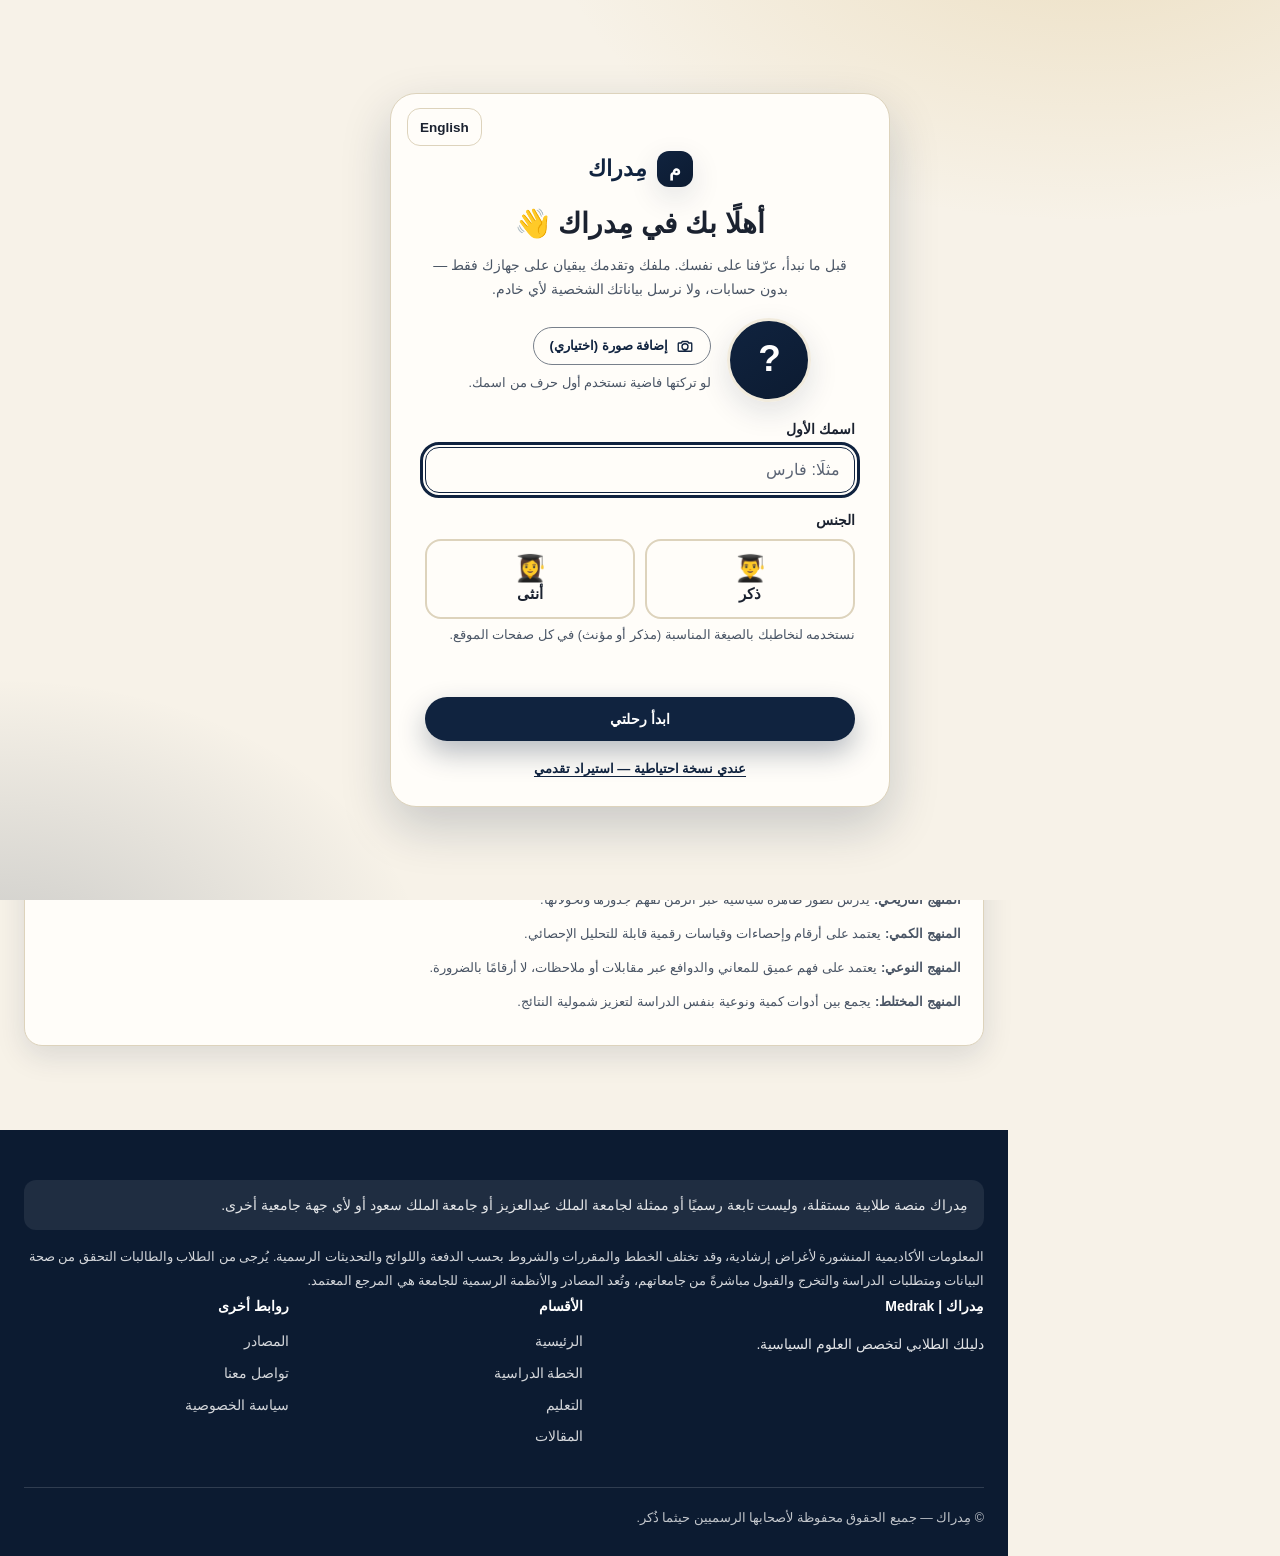
<file: research-lab.html>
<!DOCTYPE html>
<html lang="ar" dir="rtl">
<head>
<meta charset="UTF-8">
<meta name="viewport" content="width=device-width, initial-scale=1.0">
<title data-ar="مختبر البحث والتحليل | مِدراك" data-en="Research &amp; Analysis Lab | Medrak">مختبر البحث والتحليل | مِدراك</title>
<meta name="description" content="مختبر مناهج البحث، مختبر الاستطلاعات، مختبر قراءة الوثائق، وتحليل الخطاب — أدوات تعليمية لطالب العلوم السياسية.">
<script>
(function(){
  try {
    var d = document.documentElement;
    var g = function(k, f){ try { var v = localStorage.getItem(k); return v === null ? f : JSON.parse(v); } catch(e){ return f; } };
    var theme = g('medrak_theme', 'light') === 'dark' ? 'dark' : 'light';
    var female = !!g('medrak_gender', false);
    var lang = g('medrak_lang', 'ar') === 'en' ? 'en' : 'ar';
    var pal = g('medrak_palette', null);
    if (['classic','rose','emerald','ocean','lavender','sand'].indexOf(pal) < 0) pal = female ? 'rose' : 'classic';
    var lay = g('medrak_layout', 'sidebar');
    if (['sidebar','compact','wide','sequential'].indexOf(lay) < 0) lay = 'sidebar';
    d.setAttribute('data-theme', theme); d.setAttribute('data-palette', pal); d.setAttribute('data-layout', lay);
    d.setAttribute('data-gender', female ? 'female' : 'male');
    d.setAttribute('data-spotlight', g('medrak_spotlight', true) === false ? 'off' : 'on');
    d.setAttribute('lang', lang); d.setAttribute('dir', lang === 'en' ? 'ltr' : 'rtl');
    var uni = g('medrak_university', null);
    if (uni !== 'kau' && uni !== 'ksu' && uni !== 'none') {
      uni = null;
      try { var r = JSON.parse(localStorage.getItem('medrak_profile_v1') || 'null'); if (r && ((r.profile && r.profile.nickname) || r.studyPlanProgress || r.semesterTasks)) uni = 'kau'; } catch(e){}
    }
    var q = (location.search.match(/[?&]uni=(kau|ksu)(&|$)/) || [])[1];
    d.setAttribute('data-uni', q || ((uni === 'kau' || uni === 'ksu') ? uni : 'none'));
  } catch(e){}
})();
</script>
<link rel="stylesheet" href="assets/themes.css">
<link rel="stylesheet" href="assets/style.css">
<link rel="stylesheet" href="assets/shell.css">
<link rel="stylesheet" href="assets/university.css">
</head>
<body style="margin:0">
<div id="particle-field"></div>
<div id="scroll-progress"></div>
<div id="cursor-spotlight" aria-hidden="true"></div>
<div id="medrak-root">
<a href="#main" class="skip-link">تخطَّ إلى المحتوى</a>

<header class="topbar no-print">
  <button type="button" class="tb-btn icon-only nav-toggle" id="navToggle" aria-controls="sidebar" aria-expanded="false" aria-label="القائمة" data-aria-ar="القائمة" data-aria-en="Menu"><svg viewBox="0 0 24 24" fill="none" stroke="currentColor" stroke-width="1.8" stroke-linecap="round" stroke-linejoin="round" aria-hidden="true" focusable="false"><path d="M4 7h16 M4 12h16 M4 17h16"/></svg></button>
  <a class="brand" href="index.html"><span class="brand-mark" aria-hidden="true">م</span><span>مِدراك</span><small>Medrak</small></a>
  <span class="spacer"></span>
  <button type="button" class="tb-btn" id="uniBtn" aria-haspopup="menu" aria-expanded="false" aria-controls="uniMenu" aria-label="الجامعة"><svg viewBox="0 0 24 24" fill="none" stroke="currentColor" stroke-width="1.8" stroke-linecap="round" stroke-linejoin="round" aria-hidden="true" focusable="false"><path d="M3 21h18 M5 21V10 M9.5 21V10 M14.5 21V10 M19 21V10 M12 3 3 8h18z"/></svg><span class="uni-name tb-label" id="uniName"></span><span class="uni-code" id="uniCode"></span><svg viewBox="0 0 24 24" fill="none" stroke="currentColor" stroke-width="1.8" stroke-linecap="round" stroke-linejoin="round" aria-hidden="true" focusable="false" class="chev"><path d="M6 9l6 6 6-6"/></svg></button>
  <button type="button" class="tb-btn icon-only" id="tourBtn" aria-haspopup="dialog" aria-label="جولة التعريف بمزايا الموقع" data-aria-ar="جولة التعريف بمزايا الموقع" data-aria-en="Take a tour of the site" title="جولة التعريف" data-title-ar="جولة التعريف" data-title-en="Site tour"><svg viewBox="0 0 24 24" fill="none" stroke="currentColor" stroke-width="1.8" stroke-linecap="round" stroke-linejoin="round" aria-hidden="true" focusable="false"><path d="M12 21a9 9 0 1 0 0-18 9 9 0 0 0 0 18z M12 11v5 M12 8h.01"/></svg></button>
  <button type="button" class="tb-btn" id="customizeBtn" aria-haspopup="dialog" aria-label="تخصيص صفحتي" data-aria-ar="تخصيص صفحتي" data-aria-en="Customize my page"><svg viewBox="0 0 24 24" fill="none" stroke="currentColor" stroke-width="1.8" stroke-linecap="round" stroke-linejoin="round" aria-hidden="true" focusable="false"><path d="M12 3a9 9 0 1 0 0 18c1.1 0 1.8-.9 1.5-1.9-.4-1.2.4-2.1 1.6-2.1H17a4 4 0 0 0 4-4c0-5-4-10-9-10z M7.5 11.5h.01 M10 7.5h.01 M14.5 7.5h.01"/></svg><span class="tb-label" data-ar="تخصيص صفحتي" data-en="Customize my page">تخصيص صفحتي</span></button>
  <a class="tb-btn acct-chip" id="acctChip" href="profile.html" aria-label="ملفي"><span class="avatar" id="acctAvatar"></span><span class="tb-label" id="acctName"></span></a>
</header>
<nav class="topnav no-print" aria-label="التنقل العلوي" data-aria-ar="التنقل العلوي" data-aria-en="Top navigation"><a  href="index.html" data-page="index.html" aria-label="الرئيسية" data-aria-ar="الرئيسية" data-aria-en="Home" title="الرئيسية" data-title-ar="الرئيسية" data-title-en="Home"><svg viewBox="0 0 24 24" fill="none" stroke="currentColor" stroke-width="1.8" stroke-linecap="round" stroke-linejoin="round" aria-hidden="true" focusable="false"><path d="M3 10.5 12 3l9 7.5V20a1 1 0 0 1-1 1h-5v-6H9v6H4a1 1 0 0 1-1-1z"/></svg><span class="tn-label" data-ar="الرئيسية" data-en="Home">الرئيسية</span></a><a  href="index.html#kau" data-page="index.html" data-hash="#kau" aria-label="عن القسم" data-aria-ar="عن القسم" data-aria-en="The department" title="عن القسم" data-title-ar="عن القسم" data-title-en="The department"><svg viewBox="0 0 24 24" fill="none" stroke="currentColor" stroke-width="1.8" stroke-linecap="round" stroke-linejoin="round" aria-hidden="true" focusable="false"><path d="M3 21h18 M5 21V10 M9.5 21V10 M14.5 21V10 M19 21V10 M12 3 3 8h18z"/></svg><span class="tn-label" data-ar="عن القسم" data-en="The department">عن القسم</span></a><a  href="study-plan.html" data-page="study-plan.html" aria-label="الخطة الدراسية" data-aria-ar="الخطة الدراسية" data-aria-en="Study plan" title="الخطة الدراسية" data-title-ar="الخطة الدراسية" data-title-en="Study plan"><svg viewBox="0 0 24 24" fill="none" stroke="currentColor" stroke-width="1.8" stroke-linecap="round" stroke-linejoin="round" aria-hidden="true" focusable="false"><path d="M7 3v4 M17 3v4 M4 8h16 M5 5h14a1 1 0 0 1 1 1v13a1 1 0 0 1-1 1H5a1 1 0 0 1-1-1V6a1 1 0 0 1 1-1z"/></svg><span class="tn-label" data-ar="الخطة الدراسية" data-en="Study plan">الخطة الدراسية</span></a><a  href="education.html" data-page="education.html" aria-label="التعليم" data-aria-ar="التعليم" data-aria-en="Learning" title="التعليم" data-title-ar="التعليم" data-title-en="Learning"><svg viewBox="0 0 24 24" fill="none" stroke="currentColor" stroke-width="1.8" stroke-linecap="round" stroke-linejoin="round" aria-hidden="true" focusable="false"><path d="M12 6.5C10.5 5 8 4.5 4 4.5v13c4 0 6.5.5 8 2 1.5-1.5 4-2 8-2v-13c-4 0-6.5.5-8 2z M12 6.5v13"/></svg><span class="tn-label" data-ar="التعليم" data-en="Learning">التعليم</span></a><a  href="articles.html" data-page="articles.html" aria-label="المقالات" data-aria-ar="المقالات" data-aria-en="Articles" title="المقالات" data-title-ar="المقالات" data-title-en="Articles"><svg viewBox="0 0 24 24" fill="none" stroke="currentColor" stroke-width="1.8" stroke-linecap="round" stroke-linejoin="round" aria-hidden="true" focusable="false"><path d="M14 3H6a1 1 0 0 0-1 1v16a1 1 0 0 0 1 1h12a1 1 0 0 0 1-1V8z M14 3v5h5 M9 13h6 M9 17h6"/></svg><span class="tn-label" data-ar="المقالات" data-en="Articles">المقالات</span></a><a  href="decision-lab.html" data-page="decision-lab.html" aria-label="مختبر القرار" data-aria-ar="مختبر القرار" data-aria-en="Decision lab" title="مختبر القرار" data-title-ar="مختبر القرار" data-title-en="Decision lab"><svg viewBox="0 0 24 24" fill="none" stroke="currentColor" stroke-width="1.8" stroke-linecap="round" stroke-linejoin="round" aria-hidden="true" focusable="false"><path d="M12 21a9 9 0 1 0 0-18 9 9 0 0 0 0 18z M15.5 8.5 13.5 13.5 8.5 15.5 10.5 10.5z"/></svg><span class="tn-label" data-ar="مختبر القرار" data-en="Decision lab">مختبر القرار</span></a><a  href="communication.html" data-page="communication.html" aria-label="التواصل والتفاوض" data-aria-ar="التواصل والتفاوض" data-aria-en="Communication &amp; negotiation" title="التواصل والتفاوض" data-title-ar="التواصل والتفاوض" data-title-en="Communication &amp; negotiation"><svg viewBox="0 0 24 24" fill="none" stroke="currentColor" stroke-width="1.8" stroke-linecap="round" stroke-linejoin="round" aria-hidden="true" focusable="false"><path d="M21 12a8 8 0 0 1-11.5 7.2L4 20l1.1-4.3A8 8 0 1 1 21 12z"/></svg><span class="tn-label" data-ar="التواصل والتفاوض" data-en="Communication &amp; negotiation">التواصل والتفاوض</span></a><a  href="research-lab.html" data-page="research-lab.html" aria-label="البحث والتحليل" data-aria-ar="البحث والتحليل" data-aria-en="Research &amp; analysis" title="البحث والتحليل" data-title-ar="البحث والتحليل" data-title-en="Research &amp; analysis"><svg viewBox="0 0 24 24" fill="none" stroke="currentColor" stroke-width="1.8" stroke-linecap="round" stroke-linejoin="round" aria-hidden="true" focusable="false"><path d="M9 3h6 M10 3v6L4.5 19a1.5 1.5 0 0 0 1.3 2.2h12.4a1.5 1.5 0 0 0 1.3-2.2L14 9V3 M7.5 15h9"/></svg><span class="tn-label" data-ar="البحث والتحليل" data-en="Research &amp; analysis">البحث والتحليل</span></a><a  href="world-institutions.html" data-page="world-institutions.html" aria-label="العالم والمؤسسات" data-aria-ar="العالم والمؤسسات" data-aria-en="World &amp; institutions" title="العالم والمؤسسات" data-title-ar="العالم والمؤسسات" data-title-en="World &amp; institutions"><svg viewBox="0 0 24 24" fill="none" stroke="currentColor" stroke-width="1.8" stroke-linecap="round" stroke-linejoin="round" aria-hidden="true" focusable="false"><path d="M12 21a9 9 0 1 0 0-18 9 9 0 0 0 0 18z M3 12h18 M12 3c2.5 2.7 3.8 5.7 3.8 9s-1.3 6.3-3.8 9c-2.5-2.7-3.8-5.7-3.8-9S9.5 5.7 12 3z"/></svg><span class="tn-label" data-ar="العالم والمؤسسات" data-en="World &amp; institutions">العالم والمؤسسات</span></a><a  href="media-literacy.html" data-page="media-literacy.html" aria-label="الوعي المعلوماتي" data-aria-ar="الوعي المعلوماتي" data-aria-en="Media literacy" title="الوعي المعلوماتي" data-title-ar="الوعي المعلوماتي" data-title-en="Media literacy"><svg viewBox="0 0 24 24" fill="none" stroke="currentColor" stroke-width="1.8" stroke-linecap="round" stroke-linejoin="round" aria-hidden="true" focusable="false"><path d="M12 3 4 6v6c0 4.4 3.4 8.3 8 9 4.6-.7 8-4.6 8-9V6z M9 12l2 2 4-4"/></svg><span class="tn-label" data-ar="الوعي المعلوماتي" data-en="Media literacy">الوعي المعلوماتي</span></a><a  href="career.html" data-page="career.html" aria-label="مستقبلك المهني" data-aria-ar="مستقبلك المهني" data-aria-en="Your career" title="مستقبلك المهني" data-title-ar="مستقبلك المهني" data-title-en="Your career"><svg viewBox="0 0 24 24" fill="none" stroke="currentColor" stroke-width="1.8" stroke-linecap="round" stroke-linejoin="round" aria-hidden="true" focusable="false"><path d="M4 8h16a1 1 0 0 1 1 1v10a1 1 0 0 1-1 1H4a1 1 0 0 1-1-1V9a1 1 0 0 1 1-1z M9 8V5a1 1 0 0 1 1-1h4a1 1 0 0 1 1 1v3 M3 13h18"/></svg><span class="tn-label" data-ar="مستقبلك المهني" data-en="Your career">مستقبلك المهني</span></a><a  href="alumni.html" data-page="alumni.html" aria-label="خريجو مِدراك" data-aria-ar="خريجو مِدراك" data-aria-en="Medrak alumni" title="خريجو مِدراك" data-title-ar="خريجو مِدراك" data-title-en="Medrak alumni"><svg viewBox="0 0 24 24" fill="none" stroke="currentColor" stroke-width="1.8" stroke-linecap="round" stroke-linejoin="round" aria-hidden="true" focusable="false"><path d="M2 9l10-5 10 5-10 5z M6 11.5V16c0 1.2 2.7 3 6 3s6-1.8 6-3v-4.5 M22 9v6"/></svg><span class="tn-label" data-ar="خريجو مِدراك" data-en="Medrak alumni">خريجو مِدراك</span></a><a  href="profile.html" data-page="profile.html" aria-label="ملفي في مِدراك" data-aria-ar="ملفي في مِدراك" data-aria-en="My profile" title="ملفي في مِدراك" data-title-ar="ملفي في مِدراك" data-title-en="My profile"><svg viewBox="0 0 24 24" fill="none" stroke="currentColor" stroke-width="1.8" stroke-linecap="round" stroke-linejoin="round" aria-hidden="true" focusable="false"><path d="M12 12a4 4 0 1 0 0-8 4 4 0 0 0 0 8z M4 21a8 8 0 0 1 16 0"/></svg><span class="tn-label" data-ar="ملفي في مِدراك" data-en="My profile">ملفي في مِدراك</span></a><a  href="index.html#faq" data-page="index.html" data-hash="#faq" aria-label="الأسئلة الشائعة" data-aria-ar="الأسئلة الشائعة" data-aria-en="FAQ" title="الأسئلة الشائعة" data-title-ar="الأسئلة الشائعة" data-title-en="FAQ"><svg viewBox="0 0 24 24" fill="none" stroke="currentColor" stroke-width="1.8" stroke-linecap="round" stroke-linejoin="round" aria-hidden="true" focusable="false"><path d="M12 21a9 9 0 1 0 0-18 9 9 0 0 0 0 18z M9.5 9.5a2.5 2.5 0 1 1 3.5 2.3c-.7.4-1 1-1 1.7 M12 17h.01"/></svg><span class="tn-label" data-ar="الأسئلة الشائعة" data-en="FAQ">الأسئلة الشائعة</span></a><a  href="index.html#contact" data-page="index.html" data-hash="#contact" aria-label="تواصل معنا" data-aria-ar="تواصل معنا" data-aria-en="Contact us" title="تواصل معنا" data-title-ar="تواصل معنا" data-title-en="Contact us"><svg viewBox="0 0 24 24" fill="none" stroke="currentColor" stroke-width="1.8" stroke-linecap="round" stroke-linejoin="round" aria-hidden="true" focusable="false"><path d="M4 5h16a1 1 0 0 1 1 1v12a1 1 0 0 1-1 1H4a1 1 0 0 1-1-1V6a1 1 0 0 1 1-1z M3 7l9 6 9-6"/></svg><span class="tn-label" data-ar="تواصل معنا" data-en="Contact us">تواصل معنا</span></a><a  href="privacy.html" data-page="privacy.html" aria-label="سياسة الخصوصية" data-aria-ar="سياسة الخصوصية" data-aria-en="Privacy policy" title="سياسة الخصوصية" data-title-ar="سياسة الخصوصية" data-title-en="Privacy policy"><svg viewBox="0 0 24 24" fill="none" stroke="currentColor" stroke-width="1.8" stroke-linecap="round" stroke-linejoin="round" aria-hidden="true" focusable="false"><path d="M6 11h12a1 1 0 0 1 1 1v8a1 1 0 0 1-1 1H6a1 1 0 0 1-1-1v-8a1 1 0 0 1 1-1z M8 11V8a4 4 0 0 1 8 0v3"/></svg><span class="tn-label" data-ar="سياسة الخصوصية" data-en="Privacy policy">سياسة الخصوصية</span></a></nav>
<div class="sidebar-backdrop no-print" id="sidebarBackdrop"></div>
<nav class="sidebar no-print" id="sidebar" aria-label="التنقل الرئيسي" data-aria-ar="التنقل الرئيسي" data-aria-en="Main navigation">
  <div class="sidebar-head"><a class="brand" href="index.html"><span class="brand-mark" aria-hidden="true">م</span><span>مِدراك</span></a><button type="button" class="mk-x" id="sidebarClose" aria-label="إغلاق القائمة" data-aria-ar="إغلاق القائمة" data-aria-en="Close menu"><svg viewBox="0 0 24 24" fill="none" stroke="currentColor" stroke-width="1.8" stroke-linecap="round" stroke-linejoin="round" aria-hidden="true" focusable="false"><path d="M6 6l12 12 M18 6L6 18"/></svg></button></div>
  <div class="nav-group-title" data-ar="الأقسام" data-en="Sections">الأقسام</div>
  <a class="nav-item" href="index.html" data-page="index.html" aria-label="الرئيسية" data-aria-ar="الرئيسية" data-aria-en="Home" title="الرئيسية" data-title-ar="الرئيسية" data-title-en="Home"><svg viewBox="0 0 24 24" fill="none" stroke="currentColor" stroke-width="1.8" stroke-linecap="round" stroke-linejoin="round" aria-hidden="true" focusable="false"><path d="M3 10.5 12 3l9 7.5V20a1 1 0 0 1-1 1h-5v-6H9v6H4a1 1 0 0 1-1-1z"/></svg><span class="label" data-ar="الرئيسية" data-en="Home">الرئيسية</span></a><a class="nav-item" href="index.html#kau" data-page="index.html" data-hash="#kau" aria-label="عن القسم" data-aria-ar="عن القسم" data-aria-en="The department" title="عن القسم" data-title-ar="عن القسم" data-title-en="The department"><svg viewBox="0 0 24 24" fill="none" stroke="currentColor" stroke-width="1.8" stroke-linecap="round" stroke-linejoin="round" aria-hidden="true" focusable="false"><path d="M3 21h18 M5 21V10 M9.5 21V10 M14.5 21V10 M19 21V10 M12 3 3 8h18z"/></svg><span class="label" data-ar="عن القسم" data-en="The department">عن القسم</span></a><a class="nav-item" href="study-plan.html" data-page="study-plan.html" aria-label="الخطة الدراسية" data-aria-ar="الخطة الدراسية" data-aria-en="Study plan" title="الخطة الدراسية" data-title-ar="الخطة الدراسية" data-title-en="Study plan"><svg viewBox="0 0 24 24" fill="none" stroke="currentColor" stroke-width="1.8" stroke-linecap="round" stroke-linejoin="round" aria-hidden="true" focusable="false"><path d="M7 3v4 M17 3v4 M4 8h16 M5 5h14a1 1 0 0 1 1 1v13a1 1 0 0 1-1 1H5a1 1 0 0 1-1-1V6a1 1 0 0 1 1-1z"/></svg><span class="label" data-ar="الخطة الدراسية" data-en="Study plan">الخطة الدراسية</span></a><a class="nav-item" href="education.html" data-page="education.html" aria-label="التعليم" data-aria-ar="التعليم" data-aria-en="Learning" title="التعليم" data-title-ar="التعليم" data-title-en="Learning"><svg viewBox="0 0 24 24" fill="none" stroke="currentColor" stroke-width="1.8" stroke-linecap="round" stroke-linejoin="round" aria-hidden="true" focusable="false"><path d="M12 6.5C10.5 5 8 4.5 4 4.5v13c4 0 6.5.5 8 2 1.5-1.5 4-2 8-2v-13c-4 0-6.5.5-8 2z M12 6.5v13"/></svg><span class="label" data-ar="التعليم" data-en="Learning">التعليم</span></a><a class="nav-item" href="articles.html" data-page="articles.html" aria-label="المقالات" data-aria-ar="المقالات" data-aria-en="Articles" title="المقالات" data-title-ar="المقالات" data-title-en="Articles"><svg viewBox="0 0 24 24" fill="none" stroke="currentColor" stroke-width="1.8" stroke-linecap="round" stroke-linejoin="round" aria-hidden="true" focusable="false"><path d="M14 3H6a1 1 0 0 0-1 1v16a1 1 0 0 0 1 1h12a1 1 0 0 0 1-1V8z M14 3v5h5 M9 13h6 M9 17h6"/></svg><span class="label" data-ar="المقالات" data-en="Articles">المقالات</span></a><a class="nav-item" href="decision-lab.html" data-page="decision-lab.html" aria-label="مختبر القرار" data-aria-ar="مختبر القرار" data-aria-en="Decision lab" title="مختبر القرار" data-title-ar="مختبر القرار" data-title-en="Decision lab"><svg viewBox="0 0 24 24" fill="none" stroke="currentColor" stroke-width="1.8" stroke-linecap="round" stroke-linejoin="round" aria-hidden="true" focusable="false"><path d="M12 21a9 9 0 1 0 0-18 9 9 0 0 0 0 18z M15.5 8.5 13.5 13.5 8.5 15.5 10.5 10.5z"/></svg><span class="label" data-ar="مختبر القرار" data-en="Decision lab">مختبر القرار</span></a><a class="nav-item" href="communication.html" data-page="communication.html" aria-label="التواصل والتفاوض" data-aria-ar="التواصل والتفاوض" data-aria-en="Communication &amp; negotiation" title="التواصل والتفاوض" data-title-ar="التواصل والتفاوض" data-title-en="Communication &amp; negotiation"><svg viewBox="0 0 24 24" fill="none" stroke="currentColor" stroke-width="1.8" stroke-linecap="round" stroke-linejoin="round" aria-hidden="true" focusable="false"><path d="M21 12a8 8 0 0 1-11.5 7.2L4 20l1.1-4.3A8 8 0 1 1 21 12z"/></svg><span class="label" data-ar="التواصل والتفاوض" data-en="Communication &amp; negotiation">التواصل والتفاوض</span></a><a class="nav-item" href="research-lab.html" data-page="research-lab.html" aria-label="البحث والتحليل" data-aria-ar="البحث والتحليل" data-aria-en="Research &amp; analysis" title="البحث والتحليل" data-title-ar="البحث والتحليل" data-title-en="Research &amp; analysis"><svg viewBox="0 0 24 24" fill="none" stroke="currentColor" stroke-width="1.8" stroke-linecap="round" stroke-linejoin="round" aria-hidden="true" focusable="false"><path d="M9 3h6 M10 3v6L4.5 19a1.5 1.5 0 0 0 1.3 2.2h12.4a1.5 1.5 0 0 0 1.3-2.2L14 9V3 M7.5 15h9"/></svg><span class="label" data-ar="البحث والتحليل" data-en="Research &amp; analysis">البحث والتحليل</span></a><a class="nav-item" href="world-institutions.html" data-page="world-institutions.html" aria-label="العالم والمؤسسات" data-aria-ar="العالم والمؤسسات" data-aria-en="World &amp; institutions" title="العالم والمؤسسات" data-title-ar="العالم والمؤسسات" data-title-en="World &amp; institutions"><svg viewBox="0 0 24 24" fill="none" stroke="currentColor" stroke-width="1.8" stroke-linecap="round" stroke-linejoin="round" aria-hidden="true" focusable="false"><path d="M12 21a9 9 0 1 0 0-18 9 9 0 0 0 0 18z M3 12h18 M12 3c2.5 2.7 3.8 5.7 3.8 9s-1.3 6.3-3.8 9c-2.5-2.7-3.8-5.7-3.8-9S9.5 5.7 12 3z"/></svg><span class="label" data-ar="العالم والمؤسسات" data-en="World &amp; institutions">العالم والمؤسسات</span></a><a class="nav-item" href="media-literacy.html" data-page="media-literacy.html" aria-label="الوعي المعلوماتي" data-aria-ar="الوعي المعلوماتي" data-aria-en="Media literacy" title="الوعي المعلوماتي" data-title-ar="الوعي المعلوماتي" data-title-en="Media literacy"><svg viewBox="0 0 24 24" fill="none" stroke="currentColor" stroke-width="1.8" stroke-linecap="round" stroke-linejoin="round" aria-hidden="true" focusable="false"><path d="M12 3 4 6v6c0 4.4 3.4 8.3 8 9 4.6-.7 8-4.6 8-9V6z M9 12l2 2 4-4"/></svg><span class="label" data-ar="الوعي المعلوماتي" data-en="Media literacy">الوعي المعلوماتي</span></a><a class="nav-item" href="career.html" data-page="career.html" aria-label="مستقبلك المهني" data-aria-ar="مستقبلك المهني" data-aria-en="Your career" title="مستقبلك المهني" data-title-ar="مستقبلك المهني" data-title-en="Your career"><svg viewBox="0 0 24 24" fill="none" stroke="currentColor" stroke-width="1.8" stroke-linecap="round" stroke-linejoin="round" aria-hidden="true" focusable="false"><path d="M4 8h16a1 1 0 0 1 1 1v10a1 1 0 0 1-1 1H4a1 1 0 0 1-1-1V9a1 1 0 0 1 1-1z M9 8V5a1 1 0 0 1 1-1h4a1 1 0 0 1 1 1v3 M3 13h18"/></svg><span class="label" data-ar="مستقبلك المهني" data-en="Your career">مستقبلك المهني</span></a><a class="nav-item" href="alumni.html" data-page="alumni.html" aria-label="خريجو مِدراك" data-aria-ar="خريجو مِدراك" data-aria-en="Medrak alumni" title="خريجو مِدراك" data-title-ar="خريجو مِدراك" data-title-en="Medrak alumni"><svg viewBox="0 0 24 24" fill="none" stroke="currentColor" stroke-width="1.8" stroke-linecap="round" stroke-linejoin="round" aria-hidden="true" focusable="false"><path d="M2 9l10-5 10 5-10 5z M6 11.5V16c0 1.2 2.7 3 6 3s6-1.8 6-3v-4.5 M22 9v6"/></svg><span class="label" data-ar="خريجو مِدراك" data-en="Medrak alumni">خريجو مِدراك</span></a><a class="nav-item" href="profile.html" data-page="profile.html" aria-label="ملفي في مِدراك" data-aria-ar="ملفي في مِدراك" data-aria-en="My profile" title="ملفي في مِدراك" data-title-ar="ملفي في مِدراك" data-title-en="My profile"><svg viewBox="0 0 24 24" fill="none" stroke="currentColor" stroke-width="1.8" stroke-linecap="round" stroke-linejoin="round" aria-hidden="true" focusable="false"><path d="M12 12a4 4 0 1 0 0-8 4 4 0 0 0 0 8z M4 21a8 8 0 0 1 16 0"/></svg><span class="label" data-ar="ملفي في مِدراك" data-en="My profile">ملفي في مِدراك</span></a>
  <div class="nav-group-title" data-ar="المساعدة" data-en="Help">المساعدة</div>
  <a class="nav-item" href="index.html#faq" data-page="index.html" data-hash="#faq" aria-label="الأسئلة الشائعة" data-aria-ar="الأسئلة الشائعة" data-aria-en="FAQ" title="الأسئلة الشائعة" data-title-ar="الأسئلة الشائعة" data-title-en="FAQ"><svg viewBox="0 0 24 24" fill="none" stroke="currentColor" stroke-width="1.8" stroke-linecap="round" stroke-linejoin="round" aria-hidden="true" focusable="false"><path d="M12 21a9 9 0 1 0 0-18 9 9 0 0 0 0 18z M9.5 9.5a2.5 2.5 0 1 1 3.5 2.3c-.7.4-1 1-1 1.7 M12 17h.01"/></svg><span class="label" data-ar="الأسئلة الشائعة" data-en="FAQ">الأسئلة الشائعة</span></a><a class="nav-item" href="index.html#contact" data-page="index.html" data-hash="#contact" aria-label="تواصل معنا" data-aria-ar="تواصل معنا" data-aria-en="Contact us" title="تواصل معنا" data-title-ar="تواصل معنا" data-title-en="Contact us"><svg viewBox="0 0 24 24" fill="none" stroke="currentColor" stroke-width="1.8" stroke-linecap="round" stroke-linejoin="round" aria-hidden="true" focusable="false"><path d="M4 5h16a1 1 0 0 1 1 1v12a1 1 0 0 1-1 1H4a1 1 0 0 1-1-1V6a1 1 0 0 1 1-1z M3 7l9 6 9-6"/></svg><span class="label" data-ar="تواصل معنا" data-en="Contact us">تواصل معنا</span></a><a class="nav-item" href="privacy.html" data-page="privacy.html" aria-label="سياسة الخصوصية" data-aria-ar="سياسة الخصوصية" data-aria-en="Privacy policy" title="سياسة الخصوصية" data-title-ar="سياسة الخصوصية" data-title-en="Privacy policy"><svg viewBox="0 0 24 24" fill="none" stroke="currentColor" stroke-width="1.8" stroke-linecap="round" stroke-linejoin="round" aria-hidden="true" focusable="false"><path d="M6 11h12a1 1 0 0 1 1 1v8a1 1 0 0 1-1 1H6a1 1 0 0 1-1-1v-8a1 1 0 0 1 1-1z M8 11V8a4 4 0 0 1 8 0v3"/></svg><span class="label" data-ar="سياسة الخصوصية" data-en="Privacy policy">سياسة الخصوصية</span></a>
</nav>

<main id="main">
  <section>
    <div class="wrap">
      <h2 class="section-title" data-ar="مختبر البحث والتحليل 🔬" data-en="Research &amp; Analysis Lab 🔬">مختبر البحث والتحليل 🔬</h2>
      <p class="section-sub" data-ar="أربع أدوات تعليمية تساعدك تبني خطة بحث، تصمم استطلاعًا محايدًا، تقرأ وثيقة بعين ناقدة، وتحلل خطابًا — كلها تعليمية وما تكتب البحث بدالك." data-en="Four learning tools to help you build a research plan, design a neutral survey, critically read a document, and analyze a speech — all educational; they never write the research for you.">أربع أدوات تعليمية تساعدك تبني خطة بحث، تصمم استطلاعًا محايدًا، تقرأ وثيقة بعين ناقدة، وتحلل خطابًا — كلها تعليمية وما تكتب البحث بدالك.</p>

      <div class="tabs" data-group="research">
        <button class="tab-btn active" data-tab="methods" data-ar="مختبر مناهج البحث" data-en="Research Methods Lab">مختبر مناهج البحث</button>
        <button class="tab-btn" data-tab="surveys" data-ar="مختبر الاستطلاعات" data-en="Survey Lab">مختبر الاستطلاعات</button>
        <button class="tab-btn" data-tab="documents" data-ar="مختبر قراءة الوثائق" data-en="Document Reading Lab">مختبر قراءة الوثائق</button>
        <button class="tab-btn" data-tab="speech" data-ar="حلل خطابًا" data-en="Analyze a Speech">حلل خطابًا</button>
      </div>

      <!-- ===== 1) مختبر مناهج البحث ===== -->
      <div class="tab-panel active" data-group="research" data-panel="methods">
        <div id="rmWizard">
          <p style="margin:0 0 6px;font-size:12px;color:var(--text-soft)">الخطوة <span id="rmStepNum">1</span> من <span id="rmStepTotal"></span></p>
          <div class="quiz-box" style="max-width:100%"><div id="rmStepBody"></div></div>
        </div>
        <div id="rmResult" style="display:none" class="info-card">
          <h3 style="margin:0 0 14px;color:var(--purple-text)">خطة بحثك الأولية 📝</h3>
          <div id="rmResultBody" style="font-size:13.5px;line-height:1.9;margin-bottom:16px"></div>
          <div id="rmConsistencyBox" style="margin-bottom:16px"></div>
          <div style="display:flex;gap:10px;flex-wrap:wrap">
            <button class="btn btn-outline" id="rmPrintBtn">🖨️ طباعة الخطة</button>
            <button class="btn btn-outline" id="rmRestartBtn">🔁 خطة جديدة</button>
          </div>
        </div>

        <div class="info-card" style="margin-top:22px">
          <h3 style="margin:0 0 10px;color:var(--purple-text);font-size:15px">📚 تعرّف على المناهج البحثية</h3>
          <div id="methodsGlossary" style="font-size:13px;color:var(--text-soft);line-height:2"></div>
        </div>
      </div>

      <!-- ===== 2) مختبر الاستطلاعات ===== -->
      <div class="tab-panel" data-group="research" data-panel="surveys">
        <div class="info-card" style="margin-bottom:16px">
          <label class="field-label">هدف الاستطلاع</label>
          <input type="text" id="svGoal" data-ph-ar="مثلاً: قياس رضا الطلاب عن خدمة معينة" data-ph-en="e.g. Measuring student satisfaction with a service" placeholder="مثلاً: قياس رضا الطلاب عن خدمة معينة">
          <label class="field-label">الفئة المستهدفة</label>
          <input type="text" id="svAudience" data-ph-ar="مثلاً: طلاب السنة الأولى" data-ph-en="e.g. First-year students" placeholder="مثلاً: طلاب السنة الأولى">
        </div>

        <div class="info-card" style="margin-bottom:16px">
          <h3 style="margin:0 0 12px;color:var(--purple-text);font-size:15px">➕ أضف سؤالًا</h3>
          <select id="svQType" class="form-select">
            <option value="mcq">اختيار من متعدد</option>
            <option value="scale">مقياس تقييم (1-5)</option>
            <option value="open">سؤال مفتوح</option>
          </select>
          <input type="text" id="svQText" data-ph-ar="نص السؤال" data-ph-en="Question text" placeholder="نص السؤال" style="margin-top:10px">
          <div id="svOptionsBox" style="margin-top:10px"></div>
          <button class="btn btn-outline" id="svAddOptionBtn" style="margin-bottom:10px;font-size:12.5px" data-m="+ أضف خيارًا" data-f="+ أضيفي خيارًا" data-en="+ Add an Option">+ أضف خيارًا</button>
          <br>
          <button class="btn btn-primary" id="svAddQBtn" data-m="أضف السؤال للاستطلاع" data-f="أضيفي السؤال للاستطلاع" data-en="Add Question to Survey">أضف السؤال للاستطلاع</button>
        </div>

        <div class="info-card" style="margin-bottom:16px">
          <h3 style="margin:0 0 12px;color:var(--purple-text);font-size:15px">👁️ معاينة الاستطلاع</h3>
          <div id="svPreview"><p style="color:var(--text-faint);font-size:13px">لسا ما أضفت أي سؤال.</p></div>
        </div>

        <div id="svFeedback" class="info-card"></div>
      </div>

      <!-- ===== 3) مختبر قراءة الوثائق ===== -->
      <div class="tab-panel" data-group="research" data-panel="documents">
        <div class="info-card" style="margin-bottom:16px;border-color:var(--wrong-text)">
          <p style="margin:0;font-size:12.5px;color:var(--wrong-text);font-weight:700">⚠️ وثيقة تدريبية خيالية وليست صادرة عن أي جهة حقيقية.</p>
        </div>
        <div class="info-card" style="margin-bottom:20px">
          <h3 style="margin:0 0 10px;color:var(--purple-text)">مذكرة تفاهم بين "معهد التنمية الإقليمي" و"مؤسسة الابتكار الحضري" (خيالية)</h3>
          <div style="background:var(--surface-2);padding:14px;border-radius:var(--radius-sm);font-size:13.5px;line-height:1.9" id="docText">
            تتفق الجهتان المذكورتان أعلاه على التعاون لمدة ثلاث سنوات قابلة للتجديد، بهدف تبادل الخبرات في مجال التخطيط الحضري المستدام. يلتزم "معهد التنمية الإقليمي" بتوفير التدريب الفني لفريق "مؤسسة الابتكار الحضري"، بينما تلتزم المؤسسة بإتاحة بياناتها البحثية غير السرية للمعهد. يجوز لأي من الطرفين إنهاء المذكرة بإشعار مسبق مدته 90 يومًا. تخضع أي نزاعات محتملة للتحكيم الودي أولاً قبل أي إجراء آخر. من المتوقع البدء الفعلي بالتنفيذ خلال الربع الأول من تاريخ التوقيع.
          </div>
        </div>
        <div class="quiz-box" style="max-width:100%">
          <p style="margin:0 0 6px;font-size:12px;color:var(--text-soft)">مهمة <span id="docTaskNum">1</span> من <span id="docTaskTotal"></span></p>
          <h3 id="docTaskQ" style="margin:0 0 16px;color:var(--purple-text);font-size:15.5px"></h3>
          <div class="quiz-opts" id="docTaskOpts"></div>
          <div id="docExplainBox" style="display:none;margin-top:16px;padding-top:14px;border-top:1px dashed var(--line)">
            <p id="docExplainText" style="margin:0 0 12px;font-size:13.5px;color:var(--text-soft)"></p>
            <button class="btn btn-primary" id="docNextBtn">التالي</button>
          </div>
        </div>
        <div id="docDone" style="display:none" class="info-card">
          <h3 style="margin:0 0 10px;color:var(--purple-text)">أنهيت تحليل الوثيقة! 🎉</h3>
          <p id="docFinalScore"></p>
          <button class="btn btn-outline" id="docRestartBtn" data-m="أعد التحليل" data-f="أعيدي التحليل" data-en="Redo Analysis">أعد التحليل</button>
        </div>
      </div>

      <!-- ===== 4) حلل خطابًا ===== -->
      <div class="tab-panel" data-group="research" data-panel="speech">
        <div class="info-card" style="margin-bottom:16px;border-color:var(--wrong-text)">
          <p style="margin:0;font-size:12.5px;color:var(--wrong-text);font-weight:700">⚠️ خطاب تدريبي خيالي، كُتب خصيصًا لمِدراك، وليس لأي شخصية أو دولة حقيقية.</p>
        </div>
        <div class="info-card" style="margin-bottom:20px">
          <h3 style="margin:0 0 10px;color:var(--purple-text)">خطاب افتتاح "منتدى المستقبل الحضري" (خيالي)</h3>
          <div style="background:var(--surface-2);padding:14px;border-radius:var(--radius-sm);font-size:13.5px;line-height:1.9">
            أصدقائي الكرام، نجتمع اليوم في لحظة فارقة لمدننا. لقد شهدنا خلال العقد الماضي نموًا سكانيًا غير مسبوق، وهو نمو يحمل في طياته فرصًا هائلة وتحديات حقيقية. إن التقارير التي بين أيدينا تشير إلى أن الاستثمار في النقل المستدام يمكن أن يخفض الازدحام بنسبة ملموسة خلال خمس سنوات. لكن الأرقام وحدها لا تكفي — نحتاج إرادة جماعية حقيقية. أدعوكم اليوم لتبني رؤية جريئة، رؤية تضع الإنسان في قلب كل قرار تخطيطي. معًا، نستطيع أن نبني مدنًا تليق بطموحات أبنائنا.
          </div>
        </div>
        <div class="quiz-box" style="max-width:100%">
          <p style="margin:0 0 6px;font-size:12px;color:var(--text-soft)">سؤال تحليل <span id="spNum">1</span> من <span id="spTotal"></span></p>
          <h3 id="spQ" style="margin:0 0 16px;color:var(--purple-text);font-size:15.5px"></h3>
          <div class="quiz-opts" id="spOpts"></div>
          <div id="spExplainBox" style="display:none;margin-top:16px;padding-top:14px;border-top:1px dashed var(--line)">
            <p id="spExplainText" style="margin:0 0 12px;font-size:13.5px;color:var(--text-soft)"></p>
            <button class="btn btn-primary" id="spNextBtn">التالي</button>
          </div>
        </div>
        <div id="spDone" style="display:none" class="info-card">
          <h3 style="margin:0 0 10px;color:var(--purple-text)">أنهيت تحليل الخطاب! 🎉</h3>
          <p id="spFinalScore"></p>
          <button class="btn btn-outline" id="spRestartBtn" data-m="أعد التحليل" data-f="أعيدي التحليل" data-en="Redo Analysis">أعد التحليل</button>
        </div>
      </div>

    </div>
  </section>
</main>

<footer class="site">
  <div class="wrap">
    <div class="foot-notice" data-ar="مِدراك منصة طلابية مستقلة، وليست تابعة رسميًا أو ممثلة لجامعة الملك عبدالعزيز أو جامعة الملك سعود أو لأي جهة جامعية أخرى." data-en="Medrak is an independent student platform and is not officially affiliated with, or representing, King Abdulaziz University, King Saud University or any other university body.">مِدراك منصة طلابية مستقلة، وليست تابعة رسميًا أو ممثلة لجامعة الملك عبدالعزيز أو جامعة الملك سعود أو لأي جهة جامعية أخرى.</div>
    <p class="foot-notice-2" data-ar="المعلومات الأكاديمية المنشورة لأغراض إرشادية، وقد تختلف الخطط والمقررات والشروط بحسب الدفعة واللوائح والتحديثات الرسمية. يُرجى من الطلاب والطالبات التحقق من صحة البيانات ومتطلبات الدراسة والتخرج والقبول مباشرةً من جامعاتهم، وتُعد المصادر والأنظمة الرسمية للجامعة هي المرجع المعتمد." data-en="The academic information published here is for guidance only. Plans, courses and conditions may vary by cohort, regulations and official updates. Students are asked to verify data and study, graduation and admission requirements directly with their universities; the university’s official sources and systems are the authoritative reference.">المعلومات الأكاديمية المنشورة لأغراض إرشادية، وقد تختلف الخطط والمقررات والشروط بحسب الدفعة واللوائح والتحديثات الرسمية. يُرجى من الطلاب والطالبات التحقق من صحة البيانات ومتطلبات الدراسة والتخرج والقبول مباشرةً من جامعاتهم، وتُعد المصادر والأنظمة الرسمية للجامعة هي المرجع المعتمد.</p>
    <div class="foot-grid">
      <div>
        <h5>مِدراك | Medrak</h5>
        <p style="max-width:32ch" data-ar="دليلك الطلابي لتخصص العلوم السياسية." data-en="Your student guide to the Political Science major.">دليلك الطلابي لتخصص العلوم السياسية.</p>
      </div>
      <div>
        <h5 data-ar="الأقسام" data-en="Sections">الأقسام</h5>
        <a href="index.html" data-ar="الرئيسية" data-en="Home">الرئيسية</a>
        <a href="study-plan.html" data-ar="الخطة الدراسية" data-en="Study Plan">الخطة الدراسية</a>
        <a href="education.html" data-ar="التعليم" data-en="Learning">التعليم</a>
        <a href="articles.html" data-ar="المقالات" data-en="Articles">المقالات</a>
      </div>
      <div>
        <h5 data-ar="روابط أخرى" data-en="Other Links">روابط أخرى</h5>
        <a href="index.html#sources" data-ar="المصادر" data-en="Sources">المصادر</a>
        <a href="index.html#contact" data-ar="تواصل معنا" data-en="Contact">تواصل معنا</a>
        <a href="privacy.html" data-ar="سياسة الخصوصية" data-en="Privacy Policy">سياسة الخصوصية</a>
      </div>
    </div>
    <div class="foot-bottom" data-ar="© مِدراك — جميع الحقوق محفوظة لأصحابها الرسميين حيثما ذُكر." data-en="© Medrak — All rights reserved to their respective official owners where noted.">© مِدراك — جميع الحقوق محفوظة لأصحابها الرسميين حيثما ذُكر.</div>
  </div>
</footer>

<button class="back-top" id="backTop" aria-label="عودة للأعلى">↑</button>

<script src="assets/store.js"></script>
<script src="assets/common.js"></script>
<script src="assets/shell.js"></script>
<script src="assets/universities/registry.js"></script>
<script src="assets/university-ui.js"></script>
<script src="assets/stats.js"></script>
<script data-goatcounter="https://medrak1999.goatcounter.com/count" async src="//gc.zgo.at/count.js"></script>
<script>
(function(){
  /* ============================================================
     1) مختبر مناهج البحث
     ============================================================ */
  const rmSteps = [
    { key:'field', title:'اختر مجالًا عامًا', type:'select', options:['السياسة العامة','العلاقات الدولية','النظم السياسية المقارنة','الاقتصاد السياسي'] },
    { key:'narrow', title:'ضيّق الموضوع (اكتب موضوعًا فرعيًا ضمن المجال)', type:'text', placeholder:'مثلاً: أثر التحول الرقمي على الخدمات الحكومية المحلية' },
    { key:'problem', title:'اصغ مشكلة البحث بجملة واحدة', type:'text', placeholder:'ما الفجوة أو التساؤل الذي يستحق البحث؟' },
    { key:'question', title:'سؤال البحث الرئيسي', type:'text', placeholder:'صياغة على شكل سؤال بحثي واضح' },
    { key:'goal', title:'هدف البحث', type:'text', placeholder:'ماذا تريد أن تحقق هذا البحث؟' },
    { key:'method', title:'اختر المنهج المناسب', type:'select', options:['المنهج الوصفي','المنهج المقارن','دراسة الحالة','تحليل المحتوى','المنهج التاريخي','المنهج الكمي','المنهج النوعي','المنهج المختلط'] },
    { key:'population', title:'مجتمع الدراسة', type:'text', placeholder:'من أو ماذا تدرس؟' },
    { key:'sample', title:'العينة (إن وجدت)', type:'text', placeholder:'كيف ستختار عينتك؟ (اتركه فارغًا لو دراسة شاملة)' },
    { key:'tool', title:'أداة جمع البيانات', type:'select', options:['استبانة','مقابلة','تحليل وثائق','ملاحظة','مصادر ثانوية فقط'] },
    { key:'limits', title:'حدود البحث', type:'text', placeholder:'الحدود الزمنية والمكانية والموضوعية' },
  ];
  let rmData = {}, rmStep = 0;
  document.getElementById('rmStepTotal').textContent = rmSteps.length;
  function rmRender(){
    const s = rmSteps[rmStep];
    document.getElementById('rmStepNum').textContent = rmStep + 1;
    const body = document.getElementById('rmStepBody');
    let html = '<p style="font-weight:700;margin:0 0 14px;color:var(--purple-text)">' + s.title + '</p>';
    if (s.type === 'select') {
      html += '<div class="quiz-opts" id="rmOptsBox"></div>';
    } else {
      html += '<input type="text" id="rmTextInput" placeholder="' + (s.placeholder||'') + '" value="' + (rmData[s.key]||'') + '">' +
        '<button class="btn btn-primary" id="rmNextBtn" style="margin-top:10px">التالي</button>';
    }
    body.innerHTML = html;
    if (s.type === 'select') {
      const box = document.getElementById('rmOptsBox');
      s.options.forEach(opt => {
        const btn = document.createElement('button');
        btn.className = 'quiz-opt';
        btn.textContent = opt;
        btn.addEventListener('click', function(){ rmData[s.key] = opt; rmAdvance(); });
        box.appendChild(btn);
      });
    } else {
      document.getElementById('rmNextBtn').addEventListener('click', function(){
        rmData[s.key] = document.getElementById('rmTextInput').value.trim();
        rmAdvance();
      });
    }
  }
  function rmAdvance(){
    rmStep++;
    if (rmStep >= rmSteps.length) rmFinish(); else rmRender();
  }
  function rmFinish(){
    document.getElementById('rmWizard').style.display = 'none';
    document.getElementById('rmResult').style.display = 'block';
    document.getElementById('rmResultBody').innerHTML = rmSteps.map(s =>
      '<p style="margin:0 0 8px"><b>' + s.title.replace(/\(.*\)/,'').trim() + ':</b> ' + (rmData[s.key] || '<span style="color:var(--text-faint)">لم يُحدد</span>') + '</p>').join('');
    const warnings = [];
    if (rmData.question && !rmData.goal) warnings.push('لاحظنا سؤال بحث بدون هدف مرتبط به بوضوح — راجع الاتساق بينهما.');
    if (rmData.method === 'المنهج الكمي' && rmData.tool === 'مقابلة') warnings.push('المنهج الكمي عادة يستخدم أدوات مثل الاستبانة أكثر من المقابلة — تأكد من اتساق اختيارك.');
    if (rmData.method === 'المنهج النوعي' && rmData.sample && /\d{3,}/.test(rmData.sample)) warnings.push('عينات كبيرة جدًا أقل شيوعًا بالمنهج النوعي الذي يميل للعمق بدل الاتساع.');
    document.getElementById('rmConsistencyBox').innerHTML = warnings.length
      ? warnings.map(w => '<p style="margin:0 0 8px;font-size:13px;color:var(--wrong-text)">⚠️ ' + w + '</p>').join('')
      : '<p style="font-size:13px;color:var(--correct-text)">✅ ما لقينا تعارضات واضحة بين عناصر خطتك.</p>';
    if (window.MedrakStore) MedrakStore.set('researchMethodsPlan', rmData);
    if (window.medrakRecordAchievement) medrakRecordAchievement('بنيت خطة بحث أولية حول: ' + (rmData.narrow || 'موضوع بحثي'));
    if (window.medrakSound) window.medrakSound.play('achievement');
  }
  document.getElementById('rmPrintBtn').addEventListener('click', function(){ window.print(); });
  document.getElementById('rmRestartBtn').addEventListener('click', function(){
    rmData = {}; rmStep = 0;
    document.getElementById('rmResult').style.display = 'none';
    document.getElementById('rmWizard').style.display = 'block';
    rmRender();
  });
  rmRender();

  const methodsInfo = [
    ['المنهج الوصفي','يصف ظاهرة سياسية كما هي دون تدخل، مفيد لفهم الوضع الراهن.'],
    ['المنهج المقارن','يقارن بين حالتين أو أكثر (دول، أنظمة، سياسات) لاستخلاص أوجه الشبه والاختلاف.'],
    ['دراسة الحالة','تعمّق بحالة واحدة محددة لفهمها بعمق، لا للتعميم الواسع.'],
    ['تحليل المحتوى','يحلل نصوصًا أو خطابات أو وثائق بشكل منهجي لاستخراج أنماط أو معانٍ.'],
    ['المنهج التاريخي','يدرس تطور ظاهرة سياسية عبر الزمن لفهم جذورها وتحولاتها.'],
    ['المنهج الكمي','يعتمد على أرقام وإحصاءات وقياسات رقمية قابلة للتحليل الإحصائي.'],
    ['المنهج النوعي','يعتمد على فهم عميق للمعاني والدوافع عبر مقابلات أو ملاحظات، لا أرقامًا بالضرورة.'],
    ['المنهج المختلط','يجمع بين أدوات كمية ونوعية بنفس الدراسة لتعزيز شمولية النتائج.'],
  ];
  document.getElementById('methodsGlossary').innerHTML = methodsInfo.map(m => '<p style="margin:0 0 8px"><b>'+m[0]+':</b> '+m[1]+'</p>').join('');

  /* ============================================================
     2) مختبر الاستطلاعات
     ============================================================ */
  let svQuestions = [];
  function svRenderOptionsBox(){
    const type = document.getElementById('svQType').value;
    const box = document.getElementById('svOptionsBox');
    document.getElementById('svAddOptionBtn').style.display = type === 'mcq' ? 'inline-flex' : 'none';
    if (type !== 'mcq') { box.innerHTML = ''; return; }
    if (box.children.length === 0) { svAddOption(); svAddOption(); }
  }
  function svAddOption(){
    const box = document.getElementById('svOptionsBox');
    const input = document.createElement('input');
    input.type = 'text'; input.className = 'sv-option'; input.placeholder = 'نص الخيار'; input.style.marginBottom = '6px';
    box.appendChild(input);
  }
  document.getElementById('svQType').addEventListener('change', svRenderOptionsBox);
  document.getElementById('svAddOptionBtn').addEventListener('click', svAddOption);
  svRenderOptionsBox();

  document.getElementById('svAddQBtn').addEventListener('click', function(){
    const text = document.getElementById('svQText').value.trim();
    const type = document.getElementById('svQType').value;
    if (!text) { alert('اكتب نص السؤال أول.'); return; }
    const options = type === 'mcq' ? [...document.querySelectorAll('.sv-option')].map(i => i.value.trim()).filter(Boolean) : [];
    if (type === 'mcq' && options.length < 2) { alert('أضف خيارين على الأقل.'); return; }
    svQuestions.push({ text, type, options });
    document.getElementById('svQText').value = '';
    document.querySelectorAll('.sv-option').forEach(i => i.value = '');
    svRenderPreview();
    svRunQualityCheck();
  });

  function svRenderPreview(){
    const box = document.getElementById('svPreview');
    if (svQuestions.length === 0) { box.innerHTML = '<p style="color:var(--text-faint);font-size:13px">لسا ما أضفت أي سؤال.</p>'; return; }
    box.innerHTML = svQuestions.map((q,i) => {
      let inner = '<p style="margin:0 0 8px"><b>'+(i+1)+'. '+q.text+'</b></p>';
      if (q.type === 'mcq') inner += q.options.map(o => '<div style="font-size:13px;color:var(--text-soft)">○ '+o+'</div>').join('');
      else if (q.type === 'scale') inner += '<div style="font-size:13px;color:var(--text-soft)">١ ⚬ ٢ ⚬ ٣ ⚬ ٤ ⚬ ٥</div>';
      else inner += '<div style="font-size:13px;color:var(--text-faint)">[إجابة مفتوحة]</div>';
      return '<div style="margin-bottom:14px;padding-bottom:14px;border-bottom:1px dashed var(--line)">'+inner+'</div>';
    }).join('');
  }

  const leadingWords = ['ألا توافق','أليس صحيحًا','بالتأكيد تعتقد'];
  function svRunQualityCheck(){
    const issues = [];
    svQuestions.forEach((q, i) => {
      if (leadingWords.some(w => q.text.includes(w))) issues.push('السؤال '+(i+1)+' يبدو موجّهًا (Leading Question) — صياغته تدفع لإجابة معينة.');
      if (q.text.includes(' و') && q.text.split(' و').length > 1 && /\?$/.test(q.text) === false && (q.text.match(/\?/g)||[]).length === 0 && q.text.includes('؟') === false) {}
      if ((q.text.match(/و/g)||[]).length >= 3) issues.push('السؤال '+(i+1)+' طويل ومعقد — قد يحتوي فكرتين بسؤال واحد (Double-Barreled).');
      if (q.type === 'mcq' && q.options.length === 2 && q.options.some(o => o.includes('ممتاز')) && !q.options.some(o => o.includes('سيء'))) issues.push('خيارات السؤال '+(i+1)+' قد تكون غير متوازنة (كلها إيجابية مثلًا).');
    });
    const fb = document.getElementById('svFeedback');
    fb.innerHTML = '<h4 style="margin:0 0 10px;color:var(--purple-text);font-size:14px">🔍 فحص جودة الصياغة</h4>' +
      (issues.length ? issues.map(i => '<p style="margin:0 0 8px;font-size:13px;color:var(--wrong-text)">⚠️ '+i+'</p>').join('') : '<p style="font-size:13px;color:var(--correct-text)">✅ ما لقينا مشاكل واضحة بصياغة الأسئلة الحالية.</p>') +
      '<p style="margin-top:12px;font-size:12.5px;color:var(--text-soft)">💡 العينة العشوائية تعطي كل فرد بنفس المجتمع فرصة متساوية للاختيار، بعكس عينة الملاءمة (Convenience Sample) اللي تعتمد على أقرب أفراد متاحين وأقل تمثيلًا للمجتمع ككل.</p>';
  }
  if (window.medrakRecordAchievement && svQuestions.length) medrakRecordAchievement('صممت استطلاعًا تجريبيًا');

  /* ============================================================
     3) مختبر قراءة الوثائق
     ============================================================ */
  const docTasks = [
    { q:'ما هدف هذي الوثيقة بشكل رئيسي؟', opts:['فرض عقوبات على أحد الطرفين','تنظيم تعاون فني وبحثي بين الطرفين','حل نزاع قائم بين الطرفين'], correct:1,
      explain:'الوثيقة مذكرة تفاهم لتبادل الخبرات والتدريب، مو عقوبة ولا حل نزاع.' },
    { q:'كم مدة المذكرة؟', opts:['سنة واحدة','ثلاث سنوات قابلة للتجديد','غير محددة'], correct:1,
      explain:'النص يذكر صراحة "مدة ثلاث سنوات قابلة للتجديد".' },
    { q:'أي عبارة بالنص تُعتبر "ملزمة" أكثر من غيرها؟', opts:['"يُتوقع البدء الفعلي"','"يلتزم... بتوفير التدريب الفني"','"من المتوقع"'], correct:1,
      explain:'كلمة "يلتزم" تدل على التزام تعاقدي واضح، بعكس "يُتوقع" التي تحمل درجة أقل من الإلزام.' },
    { q:'وش النقطة الأكثر غموضًا بالنص؟', opts:['مدة الإشعار المسبق للإنهاء','تعريف "البيانات البحثية غير السرية" بدقة','آلية التحكيم الودي'], correct:1,
      explain:'النص ما يحدد بدقة أي بيانات تُعتبر "غير سرية"، وهذا مجال غموض قد يسبب خلافًا لاحقًا.' },
  ];
  let docIndex = 0, docScore = 0;
  document.getElementById('docTaskTotal').textContent = docTasks.length;
  function docRender(){
    const t = docTasks[docIndex];
    document.getElementById('docTaskNum').textContent = docIndex + 1;
    document.getElementById('docTaskQ').textContent = t.q;
    document.getElementById('docExplainBox').style.display = 'none';
    const box = document.getElementById('docTaskOpts');
    box.innerHTML = '';
    t.opts.forEach((opt, i) => {
      const btn = document.createElement('button');
      btn.className = 'quiz-opt';
      btn.textContent = opt;
      btn.addEventListener('click', function(){
        const ok = i === t.correct;
        if (ok) docScore++;
        box.querySelectorAll('.quiz-opt').forEach(b => b.disabled = true);
        this.style.borderColor = ok ? 'var(--correct-text)' : 'var(--wrong-text)';
        document.getElementById('docExplainText').textContent = '💡 ' + t.explain;
        document.getElementById('docExplainBox').style.display = 'block';
        if (window.medrakSound) window.medrakSound.play(ok ? 'success' : 'error');
      });
      box.appendChild(btn);
    });
  }
  document.getElementById('docNextBtn').addEventListener('click', function(){
    docIndex++;
    if (docIndex >= docTasks.length) docFinish(); else docRender();
  });
  function docFinish(){
    document.querySelector('[data-panel="documents"] .quiz-box').style.display = 'none';
    document.getElementById('docDone').style.display = 'block';
    document.getElementById('docFinalScore').textContent = 'نتيجتك: ' + docScore + ' من ' + docTasks.length;
    if (window.medrakSound) window.medrakSound.play('achievement');
    if (window.medrakRecordAchievement) medrakRecordAchievement('مختبر قراءة الوثائق: ' + docScore + ' من ' + docTasks.length);
  }
  document.getElementById('docRestartBtn').addEventListener('click', function(){
    docIndex = 0; docScore = 0;
    document.getElementById('docDone').style.display = 'none';
    document.querySelector('[data-panel="documents"] .quiz-box').style.display = 'block';
    docRender();
  });
  docRender();

  /* ============================================================
     4) حلل خطابًا
     ============================================================ */
  const spTasks = [
    { q:'من الجمهور المستهدف بهذا الخطاب؟', opts:['عامة المواطنين عبر التلفزيون','مشاركون متخصصون بمنتدى تخطيط حضري','طلاب مدارس'], correct:1, explain:'السياق ("أصدقائي الكرام... منتدى المستقبل الحضري") يشير لجمهور متخصص بالحضور.' },
    { q:'ما الرسالة المحورية؟', opts:['التحذير من مخاطر النمو السكاني', 'الدعوة لرؤية جريئة بالاستثمار بالنقل المستدام', 'الإعلان عن ميزانية جديدة'], correct:1, explain:'الخطاب يختم بدعوة صريحة لتبني رؤية جريئة تركز على النقل المستدام والإنسان.' },
    { q:'أي جملة بالخطاب "معلومة" أقرب منها لكونها "رأي"؟', opts:['"الاستثمار... يمكن أن يخفض الازدحام بنسبة ملموسة"', '"نحتاج إرادة جماعية حقيقية"', 'كلاهما معلومة بنفس الدرجة'], correct:1, explain:'"نحتاج إرادة جماعية" حكم قيمي/رأي، بينما جملة خفض الازدحام تستند لتقارير (معلومة مدعومة، وإن كانت تقديرية).' },
    { q:'هل يستخدم الخطاب أسلوب التكرار لتعزيز فكرة معينة؟', opts:['نعم، تكرار كلمة "معًا/جماعية" لتعزيز فكرة العمل المشترك', 'لا يوجد أي تكرار بالخطاب', 'التكرار موجود لكن بلا هدف واضح'], correct:0, explain:'التكرار حول "الإرادة الجماعية" و"معًا" يعزز فكرة العمل المشترك كحل مقترح.' },
  ];
  let spIndex = 0, spScore = 0;
  document.getElementById('spTotal').textContent = spTasks.length;
  function spRender(){
    const t = spTasks[spIndex];
    document.getElementById('spNum').textContent = spIndex + 1;
    document.getElementById('spQ').textContent = t.q;
    document.getElementById('spExplainBox').style.display = 'none';
    const box = document.getElementById('spOpts');
    box.innerHTML = '';
    t.opts.forEach((opt, i) => {
      const btn = document.createElement('button');
      btn.className = 'quiz-opt';
      btn.textContent = opt;
      btn.addEventListener('click', function(){
        const ok = i === t.correct;
        if (ok) spScore++;
        box.querySelectorAll('.quiz-opt').forEach(b => b.disabled = true);
        this.style.borderColor = ok ? 'var(--correct-text)' : 'var(--wrong-text)';
        document.getElementById('spExplainText').textContent = '💡 ' + t.explain;
        document.getElementById('spExplainBox').style.display = 'block';
        if (window.medrakSound) window.medrakSound.play(ok ? 'success' : 'error');
      });
      box.appendChild(btn);
    });
  }
  document.getElementById('spNextBtn').addEventListener('click', function(){
    spIndex++;
    if (spIndex >= spTasks.length) spFinish(); else spRender();
  });
  function spFinish(){
    document.querySelector('[data-panel="speech"] .quiz-box').style.display = 'none';
    document.getElementById('spDone').style.display = 'block';
    document.getElementById('spFinalScore').textContent = 'نتيجتك: ' + spScore + ' من ' + spTasks.length;
    if (window.medrakSound) window.medrakSound.play('achievement');
    if (window.medrakConfetti) window.medrakConfetti();
    if (window.medrakRecordAchievement) medrakRecordAchievement('حللت خطابًا تدريبيًا: ' + spScore + ' من ' + spTasks.length);
  }
  document.getElementById('spRestartBtn').addEventListener('click', function(){
    spIndex = 0; spScore = 0;
    document.getElementById('spDone').style.display = 'none';
    document.querySelector('[data-panel="speech"] .quiz-box').style.display = 'block';
    spRender();
  });
  spRender();

})();
</script>
</div>
</body>
</html>
</file>
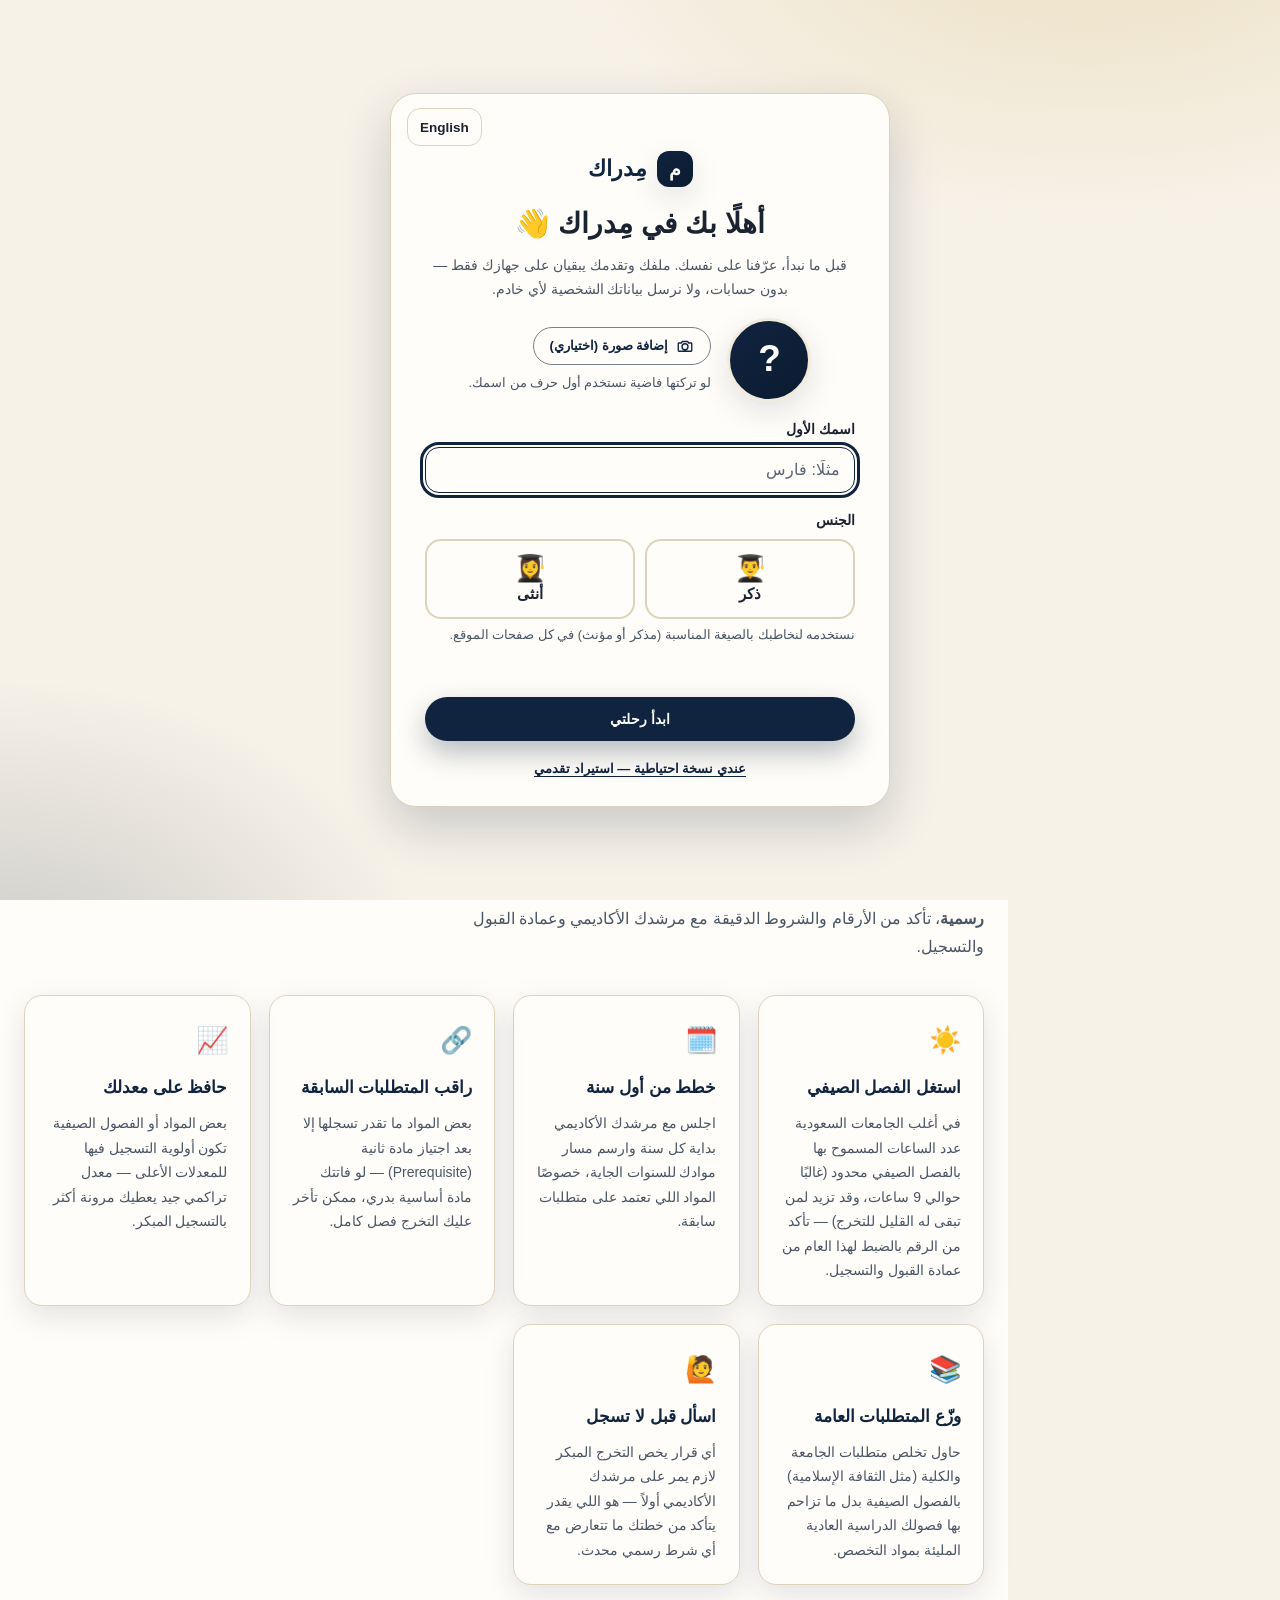
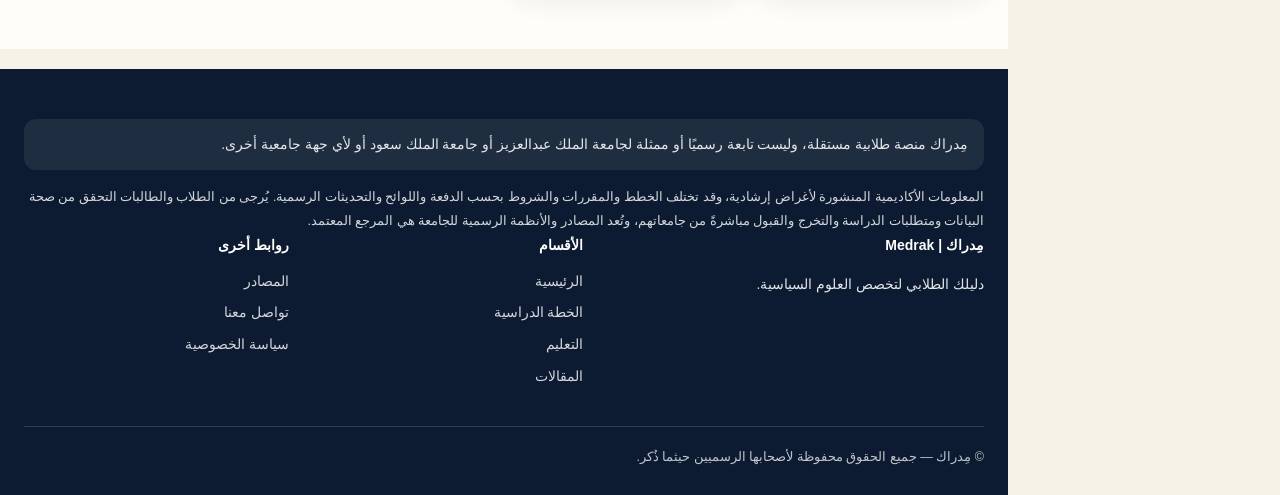
<file: study-plan.html>
<!DOCTYPE html>
<html lang="ar" dir="rtl">
<head>
<meta charset="UTF-8">
<meta name="viewport" content="width=device-width, initial-scale=1.0">
<title data-ar="الخطة الدراسية | مِدراك" data-en="Study Plan | Medrak">الخطة الدراسية | مِدراك</title>
<meta name="description" content="الخطة الدراسية التفاعلية لتخصص العلوم السياسية (جامعة الملك عبدالعزيز وجامعة الملك سعود): تابع مقرراتك وساعاتك وخطط فصلك، بمعلومات إرشادية مستندة إلى مصادر الجامعات الرسمية.">
<script>
(function(){
  try {
    var d = document.documentElement;
    var g = function(k, f){ try { var v = localStorage.getItem(k); return v === null ? f : JSON.parse(v); } catch(e){ return f; } };
    var theme = g('medrak_theme', 'light') === 'dark' ? 'dark' : 'light';
    var female = !!g('medrak_gender', false);
    var lang = g('medrak_lang', 'ar') === 'en' ? 'en' : 'ar';
    var pal = g('medrak_palette', null);
    if (['classic','rose','emerald','ocean','lavender','sand'].indexOf(pal) < 0) pal = female ? 'rose' : 'classic';
    var lay = g('medrak_layout', 'sidebar');
    if (['sidebar','compact','wide','sequential'].indexOf(lay) < 0) lay = 'sidebar';
    d.setAttribute('data-theme', theme); d.setAttribute('data-palette', pal); d.setAttribute('data-layout', lay);
    d.setAttribute('data-gender', female ? 'female' : 'male');
    d.setAttribute('data-spotlight', g('medrak_spotlight', true) === false ? 'off' : 'on');
    d.setAttribute('lang', lang); d.setAttribute('dir', lang === 'en' ? 'ltr' : 'rtl');
    var uni = g('medrak_university', null);
    if (uni !== 'kau' && uni !== 'ksu' && uni !== 'none') {
      uni = null;
      try { var r = JSON.parse(localStorage.getItem('medrak_profile_v1') || 'null'); if (r && ((r.profile && r.profile.nickname) || r.studyPlanProgress || r.semesterTasks)) uni = 'kau'; } catch(e){}
    }
    var q = (location.search.match(/[?&]uni=(kau|ksu)(&|$)/) || [])[1];
    d.setAttribute('data-uni', q || ((uni === 'kau' || uni === 'ksu') ? uni : 'none'));
  } catch(e){}
})();
</script>
<link rel="stylesheet" href="assets/themes.css">
<link rel="stylesheet" href="assets/style.css">
<link rel="stylesheet" href="assets/shell.css">
<link rel="stylesheet" href="assets/university.css">
</head>
<body style="margin:0">
<div id="particle-field"></div>
<div id="scroll-progress"></div>
<div id="cursor-spotlight" aria-hidden="true"></div>
<div id="medrak-root">
<a href="#main" class="skip-link">تخطَّ إلى المحتوى</a>

<header class="topbar no-print">
  <button type="button" class="tb-btn icon-only nav-toggle" id="navToggle" aria-controls="sidebar" aria-expanded="false" aria-label="القائمة" data-aria-ar="القائمة" data-aria-en="Menu"><svg viewBox="0 0 24 24" fill="none" stroke="currentColor" stroke-width="1.8" stroke-linecap="round" stroke-linejoin="round" aria-hidden="true" focusable="false"><path d="M4 7h16 M4 12h16 M4 17h16"/></svg></button>
  <a class="brand" href="index.html"><span class="brand-mark" aria-hidden="true">م</span><span>مِدراك</span><small>Medrak</small></a>
  <span class="spacer"></span>
  <button type="button" class="tb-btn" id="uniBtn" aria-haspopup="menu" aria-expanded="false" aria-controls="uniMenu" aria-label="الجامعة"><svg viewBox="0 0 24 24" fill="none" stroke="currentColor" stroke-width="1.8" stroke-linecap="round" stroke-linejoin="round" aria-hidden="true" focusable="false"><path d="M3 21h18 M5 21V10 M9.5 21V10 M14.5 21V10 M19 21V10 M12 3 3 8h18z"/></svg><span class="uni-name tb-label" id="uniName"></span><span class="uni-code" id="uniCode"></span><svg viewBox="0 0 24 24" fill="none" stroke="currentColor" stroke-width="1.8" stroke-linecap="round" stroke-linejoin="round" aria-hidden="true" focusable="false" class="chev"><path d="M6 9l6 6 6-6"/></svg></button>
  <button type="button" class="tb-btn icon-only" id="tourBtn" aria-haspopup="dialog" aria-label="جولة التعريف بمزايا الموقع" data-aria-ar="جولة التعريف بمزايا الموقع" data-aria-en="Take a tour of the site" title="جولة التعريف" data-title-ar="جولة التعريف" data-title-en="Site tour"><svg viewBox="0 0 24 24" fill="none" stroke="currentColor" stroke-width="1.8" stroke-linecap="round" stroke-linejoin="round" aria-hidden="true" focusable="false"><path d="M12 21a9 9 0 1 0 0-18 9 9 0 0 0 0 18z M12 11v5 M12 8h.01"/></svg></button>
  <button type="button" class="tb-btn" id="customizeBtn" aria-haspopup="dialog" aria-label="تخصيص صفحتي" data-aria-ar="تخصيص صفحتي" data-aria-en="Customize my page"><svg viewBox="0 0 24 24" fill="none" stroke="currentColor" stroke-width="1.8" stroke-linecap="round" stroke-linejoin="round" aria-hidden="true" focusable="false"><path d="M12 3a9 9 0 1 0 0 18c1.1 0 1.8-.9 1.5-1.9-.4-1.2.4-2.1 1.6-2.1H17a4 4 0 0 0 4-4c0-5-4-10-9-10z M7.5 11.5h.01 M10 7.5h.01 M14.5 7.5h.01"/></svg><span class="tb-label" data-ar="تخصيص صفحتي" data-en="Customize my page">تخصيص صفحتي</span></button>
  <a class="tb-btn acct-chip" id="acctChip" href="profile.html" aria-label="ملفي"><span class="avatar" id="acctAvatar"></span><span class="tb-label" id="acctName"></span></a>
</header>
<nav class="topnav no-print" aria-label="التنقل العلوي" data-aria-ar="التنقل العلوي" data-aria-en="Top navigation"><a  href="index.html" data-page="index.html" aria-label="الرئيسية" data-aria-ar="الرئيسية" data-aria-en="Home" title="الرئيسية" data-title-ar="الرئيسية" data-title-en="Home"><svg viewBox="0 0 24 24" fill="none" stroke="currentColor" stroke-width="1.8" stroke-linecap="round" stroke-linejoin="round" aria-hidden="true" focusable="false"><path d="M3 10.5 12 3l9 7.5V20a1 1 0 0 1-1 1h-5v-6H9v6H4a1 1 0 0 1-1-1z"/></svg><span class="tn-label" data-ar="الرئيسية" data-en="Home">الرئيسية</span></a><a  href="index.html#kau" data-page="index.html" data-hash="#kau" aria-label="عن القسم" data-aria-ar="عن القسم" data-aria-en="The department" title="عن القسم" data-title-ar="عن القسم" data-title-en="The department"><svg viewBox="0 0 24 24" fill="none" stroke="currentColor" stroke-width="1.8" stroke-linecap="round" stroke-linejoin="round" aria-hidden="true" focusable="false"><path d="M3 21h18 M5 21V10 M9.5 21V10 M14.5 21V10 M19 21V10 M12 3 3 8h18z"/></svg><span class="tn-label" data-ar="عن القسم" data-en="The department">عن القسم</span></a><a  href="study-plan.html" data-page="study-plan.html" aria-label="الخطة الدراسية" data-aria-ar="الخطة الدراسية" data-aria-en="Study plan" title="الخطة الدراسية" data-title-ar="الخطة الدراسية" data-title-en="Study plan"><svg viewBox="0 0 24 24" fill="none" stroke="currentColor" stroke-width="1.8" stroke-linecap="round" stroke-linejoin="round" aria-hidden="true" focusable="false"><path d="M7 3v4 M17 3v4 M4 8h16 M5 5h14a1 1 0 0 1 1 1v13a1 1 0 0 1-1 1H5a1 1 0 0 1-1-1V6a1 1 0 0 1 1-1z"/></svg><span class="tn-label" data-ar="الخطة الدراسية" data-en="Study plan">الخطة الدراسية</span></a><a  href="education.html" data-page="education.html" aria-label="التعليم" data-aria-ar="التعليم" data-aria-en="Learning" title="التعليم" data-title-ar="التعليم" data-title-en="Learning"><svg viewBox="0 0 24 24" fill="none" stroke="currentColor" stroke-width="1.8" stroke-linecap="round" stroke-linejoin="round" aria-hidden="true" focusable="false"><path d="M12 6.5C10.5 5 8 4.5 4 4.5v13c4 0 6.5.5 8 2 1.5-1.5 4-2 8-2v-13c-4 0-6.5.5-8 2z M12 6.5v13"/></svg><span class="tn-label" data-ar="التعليم" data-en="Learning">التعليم</span></a><a  href="articles.html" data-page="articles.html" aria-label="المقالات" data-aria-ar="المقالات" data-aria-en="Articles" title="المقالات" data-title-ar="المقالات" data-title-en="Articles"><svg viewBox="0 0 24 24" fill="none" stroke="currentColor" stroke-width="1.8" stroke-linecap="round" stroke-linejoin="round" aria-hidden="true" focusable="false"><path d="M14 3H6a1 1 0 0 0-1 1v16a1 1 0 0 0 1 1h12a1 1 0 0 0 1-1V8z M14 3v5h5 M9 13h6 M9 17h6"/></svg><span class="tn-label" data-ar="المقالات" data-en="Articles">المقالات</span></a><a  href="decision-lab.html" data-page="decision-lab.html" aria-label="مختبر القرار" data-aria-ar="مختبر القرار" data-aria-en="Decision lab" title="مختبر القرار" data-title-ar="مختبر القرار" data-title-en="Decision lab"><svg viewBox="0 0 24 24" fill="none" stroke="currentColor" stroke-width="1.8" stroke-linecap="round" stroke-linejoin="round" aria-hidden="true" focusable="false"><path d="M12 21a9 9 0 1 0 0-18 9 9 0 0 0 0 18z M15.5 8.5 13.5 13.5 8.5 15.5 10.5 10.5z"/></svg><span class="tn-label" data-ar="مختبر القرار" data-en="Decision lab">مختبر القرار</span></a><a  href="communication.html" data-page="communication.html" aria-label="التواصل والتفاوض" data-aria-ar="التواصل والتفاوض" data-aria-en="Communication &amp; negotiation" title="التواصل والتفاوض" data-title-ar="التواصل والتفاوض" data-title-en="Communication &amp; negotiation"><svg viewBox="0 0 24 24" fill="none" stroke="currentColor" stroke-width="1.8" stroke-linecap="round" stroke-linejoin="round" aria-hidden="true" focusable="false"><path d="M21 12a8 8 0 0 1-11.5 7.2L4 20l1.1-4.3A8 8 0 1 1 21 12z"/></svg><span class="tn-label" data-ar="التواصل والتفاوض" data-en="Communication &amp; negotiation">التواصل والتفاوض</span></a><a  href="research-lab.html" data-page="research-lab.html" aria-label="البحث والتحليل" data-aria-ar="البحث والتحليل" data-aria-en="Research &amp; analysis" title="البحث والتحليل" data-title-ar="البحث والتحليل" data-title-en="Research &amp; analysis"><svg viewBox="0 0 24 24" fill="none" stroke="currentColor" stroke-width="1.8" stroke-linecap="round" stroke-linejoin="round" aria-hidden="true" focusable="false"><path d="M9 3h6 M10 3v6L4.5 19a1.5 1.5 0 0 0 1.3 2.2h12.4a1.5 1.5 0 0 0 1.3-2.2L14 9V3 M7.5 15h9"/></svg><span class="tn-label" data-ar="البحث والتحليل" data-en="Research &amp; analysis">البحث والتحليل</span></a><a  href="world-institutions.html" data-page="world-institutions.html" aria-label="العالم والمؤسسات" data-aria-ar="العالم والمؤسسات" data-aria-en="World &amp; institutions" title="العالم والمؤسسات" data-title-ar="العالم والمؤسسات" data-title-en="World &amp; institutions"><svg viewBox="0 0 24 24" fill="none" stroke="currentColor" stroke-width="1.8" stroke-linecap="round" stroke-linejoin="round" aria-hidden="true" focusable="false"><path d="M12 21a9 9 0 1 0 0-18 9 9 0 0 0 0 18z M3 12h18 M12 3c2.5 2.7 3.8 5.7 3.8 9s-1.3 6.3-3.8 9c-2.5-2.7-3.8-5.7-3.8-9S9.5 5.7 12 3z"/></svg><span class="tn-label" data-ar="العالم والمؤسسات" data-en="World &amp; institutions">العالم والمؤسسات</span></a><a  href="media-literacy.html" data-page="media-literacy.html" aria-label="الوعي المعلوماتي" data-aria-ar="الوعي المعلوماتي" data-aria-en="Media literacy" title="الوعي المعلوماتي" data-title-ar="الوعي المعلوماتي" data-title-en="Media literacy"><svg viewBox="0 0 24 24" fill="none" stroke="currentColor" stroke-width="1.8" stroke-linecap="round" stroke-linejoin="round" aria-hidden="true" focusable="false"><path d="M12 3 4 6v6c0 4.4 3.4 8.3 8 9 4.6-.7 8-4.6 8-9V6z M9 12l2 2 4-4"/></svg><span class="tn-label" data-ar="الوعي المعلوماتي" data-en="Media literacy">الوعي المعلوماتي</span></a><a  href="career.html" data-page="career.html" aria-label="مستقبلك المهني" data-aria-ar="مستقبلك المهني" data-aria-en="Your career" title="مستقبلك المهني" data-title-ar="مستقبلك المهني" data-title-en="Your career"><svg viewBox="0 0 24 24" fill="none" stroke="currentColor" stroke-width="1.8" stroke-linecap="round" stroke-linejoin="round" aria-hidden="true" focusable="false"><path d="M4 8h16a1 1 0 0 1 1 1v10a1 1 0 0 1-1 1H4a1 1 0 0 1-1-1V9a1 1 0 0 1 1-1z M9 8V5a1 1 0 0 1 1-1h4a1 1 0 0 1 1 1v3 M3 13h18"/></svg><span class="tn-label" data-ar="مستقبلك المهني" data-en="Your career">مستقبلك المهني</span></a><a  href="alumni.html" data-page="alumni.html" aria-label="خريجو مِدراك" data-aria-ar="خريجو مِدراك" data-aria-en="Medrak alumni" title="خريجو مِدراك" data-title-ar="خريجو مِدراك" data-title-en="Medrak alumni"><svg viewBox="0 0 24 24" fill="none" stroke="currentColor" stroke-width="1.8" stroke-linecap="round" stroke-linejoin="round" aria-hidden="true" focusable="false"><path d="M2 9l10-5 10 5-10 5z M6 11.5V16c0 1.2 2.7 3 6 3s6-1.8 6-3v-4.5 M22 9v6"/></svg><span class="tn-label" data-ar="خريجو مِدراك" data-en="Medrak alumni">خريجو مِدراك</span></a><a  href="profile.html" data-page="profile.html" aria-label="ملفي في مِدراك" data-aria-ar="ملفي في مِدراك" data-aria-en="My profile" title="ملفي في مِدراك" data-title-ar="ملفي في مِدراك" data-title-en="My profile"><svg viewBox="0 0 24 24" fill="none" stroke="currentColor" stroke-width="1.8" stroke-linecap="round" stroke-linejoin="round" aria-hidden="true" focusable="false"><path d="M12 12a4 4 0 1 0 0-8 4 4 0 0 0 0 8z M4 21a8 8 0 0 1 16 0"/></svg><span class="tn-label" data-ar="ملفي في مِدراك" data-en="My profile">ملفي في مِدراك</span></a><a  href="index.html#faq" data-page="index.html" data-hash="#faq" aria-label="الأسئلة الشائعة" data-aria-ar="الأسئلة الشائعة" data-aria-en="FAQ" title="الأسئلة الشائعة" data-title-ar="الأسئلة الشائعة" data-title-en="FAQ"><svg viewBox="0 0 24 24" fill="none" stroke="currentColor" stroke-width="1.8" stroke-linecap="round" stroke-linejoin="round" aria-hidden="true" focusable="false"><path d="M12 21a9 9 0 1 0 0-18 9 9 0 0 0 0 18z M9.5 9.5a2.5 2.5 0 1 1 3.5 2.3c-.7.4-1 1-1 1.7 M12 17h.01"/></svg><span class="tn-label" data-ar="الأسئلة الشائعة" data-en="FAQ">الأسئلة الشائعة</span></a><a  href="index.html#contact" data-page="index.html" data-hash="#contact" aria-label="تواصل معنا" data-aria-ar="تواصل معنا" data-aria-en="Contact us" title="تواصل معنا" data-title-ar="تواصل معنا" data-title-en="Contact us"><svg viewBox="0 0 24 24" fill="none" stroke="currentColor" stroke-width="1.8" stroke-linecap="round" stroke-linejoin="round" aria-hidden="true" focusable="false"><path d="M4 5h16a1 1 0 0 1 1 1v12a1 1 0 0 1-1 1H4a1 1 0 0 1-1-1V6a1 1 0 0 1 1-1z M3 7l9 6 9-6"/></svg><span class="tn-label" data-ar="تواصل معنا" data-en="Contact us">تواصل معنا</span></a><a  href="privacy.html" data-page="privacy.html" aria-label="سياسة الخصوصية" data-aria-ar="سياسة الخصوصية" data-aria-en="Privacy policy" title="سياسة الخصوصية" data-title-ar="سياسة الخصوصية" data-title-en="Privacy policy"><svg viewBox="0 0 24 24" fill="none" stroke="currentColor" stroke-width="1.8" stroke-linecap="round" stroke-linejoin="round" aria-hidden="true" focusable="false"><path d="M6 11h12a1 1 0 0 1 1 1v8a1 1 0 0 1-1 1H6a1 1 0 0 1-1-1v-8a1 1 0 0 1 1-1z M8 11V8a4 4 0 0 1 8 0v3"/></svg><span class="tn-label" data-ar="سياسة الخصوصية" data-en="Privacy policy">سياسة الخصوصية</span></a></nav>
<div class="sidebar-backdrop no-print" id="sidebarBackdrop"></div>
<nav class="sidebar no-print" id="sidebar" aria-label="التنقل الرئيسي" data-aria-ar="التنقل الرئيسي" data-aria-en="Main navigation">
  <div class="sidebar-head"><a class="brand" href="index.html"><span class="brand-mark" aria-hidden="true">م</span><span>مِدراك</span></a><button type="button" class="mk-x" id="sidebarClose" aria-label="إغلاق القائمة" data-aria-ar="إغلاق القائمة" data-aria-en="Close menu"><svg viewBox="0 0 24 24" fill="none" stroke="currentColor" stroke-width="1.8" stroke-linecap="round" stroke-linejoin="round" aria-hidden="true" focusable="false"><path d="M6 6l12 12 M18 6L6 18"/></svg></button></div>
  <div class="nav-group-title" data-ar="الأقسام" data-en="Sections">الأقسام</div>
  <a class="nav-item" href="index.html" data-page="index.html" aria-label="الرئيسية" data-aria-ar="الرئيسية" data-aria-en="Home" title="الرئيسية" data-title-ar="الرئيسية" data-title-en="Home"><svg viewBox="0 0 24 24" fill="none" stroke="currentColor" stroke-width="1.8" stroke-linecap="round" stroke-linejoin="round" aria-hidden="true" focusable="false"><path d="M3 10.5 12 3l9 7.5V20a1 1 0 0 1-1 1h-5v-6H9v6H4a1 1 0 0 1-1-1z"/></svg><span class="label" data-ar="الرئيسية" data-en="Home">الرئيسية</span></a><a class="nav-item" href="index.html#kau" data-page="index.html" data-hash="#kau" aria-label="عن القسم" data-aria-ar="عن القسم" data-aria-en="The department" title="عن القسم" data-title-ar="عن القسم" data-title-en="The department"><svg viewBox="0 0 24 24" fill="none" stroke="currentColor" stroke-width="1.8" stroke-linecap="round" stroke-linejoin="round" aria-hidden="true" focusable="false"><path d="M3 21h18 M5 21V10 M9.5 21V10 M14.5 21V10 M19 21V10 M12 3 3 8h18z"/></svg><span class="label" data-ar="عن القسم" data-en="The department">عن القسم</span></a><a class="nav-item" href="study-plan.html" data-page="study-plan.html" aria-label="الخطة الدراسية" data-aria-ar="الخطة الدراسية" data-aria-en="Study plan" title="الخطة الدراسية" data-title-ar="الخطة الدراسية" data-title-en="Study plan"><svg viewBox="0 0 24 24" fill="none" stroke="currentColor" stroke-width="1.8" stroke-linecap="round" stroke-linejoin="round" aria-hidden="true" focusable="false"><path d="M7 3v4 M17 3v4 M4 8h16 M5 5h14a1 1 0 0 1 1 1v13a1 1 0 0 1-1 1H5a1 1 0 0 1-1-1V6a1 1 0 0 1 1-1z"/></svg><span class="label" data-ar="الخطة الدراسية" data-en="Study plan">الخطة الدراسية</span></a><a class="nav-item" href="education.html" data-page="education.html" aria-label="التعليم" data-aria-ar="التعليم" data-aria-en="Learning" title="التعليم" data-title-ar="التعليم" data-title-en="Learning"><svg viewBox="0 0 24 24" fill="none" stroke="currentColor" stroke-width="1.8" stroke-linecap="round" stroke-linejoin="round" aria-hidden="true" focusable="false"><path d="M12 6.5C10.5 5 8 4.5 4 4.5v13c4 0 6.5.5 8 2 1.5-1.5 4-2 8-2v-13c-4 0-6.5.5-8 2z M12 6.5v13"/></svg><span class="label" data-ar="التعليم" data-en="Learning">التعليم</span></a><a class="nav-item" href="articles.html" data-page="articles.html" aria-label="المقالات" data-aria-ar="المقالات" data-aria-en="Articles" title="المقالات" data-title-ar="المقالات" data-title-en="Articles"><svg viewBox="0 0 24 24" fill="none" stroke="currentColor" stroke-width="1.8" stroke-linecap="round" stroke-linejoin="round" aria-hidden="true" focusable="false"><path d="M14 3H6a1 1 0 0 0-1 1v16a1 1 0 0 0 1 1h12a1 1 0 0 0 1-1V8z M14 3v5h5 M9 13h6 M9 17h6"/></svg><span class="label" data-ar="المقالات" data-en="Articles">المقالات</span></a><a class="nav-item" href="decision-lab.html" data-page="decision-lab.html" aria-label="مختبر القرار" data-aria-ar="مختبر القرار" data-aria-en="Decision lab" title="مختبر القرار" data-title-ar="مختبر القرار" data-title-en="Decision lab"><svg viewBox="0 0 24 24" fill="none" stroke="currentColor" stroke-width="1.8" stroke-linecap="round" stroke-linejoin="round" aria-hidden="true" focusable="false"><path d="M12 21a9 9 0 1 0 0-18 9 9 0 0 0 0 18z M15.5 8.5 13.5 13.5 8.5 15.5 10.5 10.5z"/></svg><span class="label" data-ar="مختبر القرار" data-en="Decision lab">مختبر القرار</span></a><a class="nav-item" href="communication.html" data-page="communication.html" aria-label="التواصل والتفاوض" data-aria-ar="التواصل والتفاوض" data-aria-en="Communication &amp; negotiation" title="التواصل والتفاوض" data-title-ar="التواصل والتفاوض" data-title-en="Communication &amp; negotiation"><svg viewBox="0 0 24 24" fill="none" stroke="currentColor" stroke-width="1.8" stroke-linecap="round" stroke-linejoin="round" aria-hidden="true" focusable="false"><path d="M21 12a8 8 0 0 1-11.5 7.2L4 20l1.1-4.3A8 8 0 1 1 21 12z"/></svg><span class="label" data-ar="التواصل والتفاوض" data-en="Communication &amp; negotiation">التواصل والتفاوض</span></a><a class="nav-item" href="research-lab.html" data-page="research-lab.html" aria-label="البحث والتحليل" data-aria-ar="البحث والتحليل" data-aria-en="Research &amp; analysis" title="البحث والتحليل" data-title-ar="البحث والتحليل" data-title-en="Research &amp; analysis"><svg viewBox="0 0 24 24" fill="none" stroke="currentColor" stroke-width="1.8" stroke-linecap="round" stroke-linejoin="round" aria-hidden="true" focusable="false"><path d="M9 3h6 M10 3v6L4.5 19a1.5 1.5 0 0 0 1.3 2.2h12.4a1.5 1.5 0 0 0 1.3-2.2L14 9V3 M7.5 15h9"/></svg><span class="label" data-ar="البحث والتحليل" data-en="Research &amp; analysis">البحث والتحليل</span></a><a class="nav-item" href="world-institutions.html" data-page="world-institutions.html" aria-label="العالم والمؤسسات" data-aria-ar="العالم والمؤسسات" data-aria-en="World &amp; institutions" title="العالم والمؤسسات" data-title-ar="العالم والمؤسسات" data-title-en="World &amp; institutions"><svg viewBox="0 0 24 24" fill="none" stroke="currentColor" stroke-width="1.8" stroke-linecap="round" stroke-linejoin="round" aria-hidden="true" focusable="false"><path d="M12 21a9 9 0 1 0 0-18 9 9 0 0 0 0 18z M3 12h18 M12 3c2.5 2.7 3.8 5.7 3.8 9s-1.3 6.3-3.8 9c-2.5-2.7-3.8-5.7-3.8-9S9.5 5.7 12 3z"/></svg><span class="label" data-ar="العالم والمؤسسات" data-en="World &amp; institutions">العالم والمؤسسات</span></a><a class="nav-item" href="media-literacy.html" data-page="media-literacy.html" aria-label="الوعي المعلوماتي" data-aria-ar="الوعي المعلوماتي" data-aria-en="Media literacy" title="الوعي المعلوماتي" data-title-ar="الوعي المعلوماتي" data-title-en="Media literacy"><svg viewBox="0 0 24 24" fill="none" stroke="currentColor" stroke-width="1.8" stroke-linecap="round" stroke-linejoin="round" aria-hidden="true" focusable="false"><path d="M12 3 4 6v6c0 4.4 3.4 8.3 8 9 4.6-.7 8-4.6 8-9V6z M9 12l2 2 4-4"/></svg><span class="label" data-ar="الوعي المعلوماتي" data-en="Media literacy">الوعي المعلوماتي</span></a><a class="nav-item" href="career.html" data-page="career.html" aria-label="مستقبلك المهني" data-aria-ar="مستقبلك المهني" data-aria-en="Your career" title="مستقبلك المهني" data-title-ar="مستقبلك المهني" data-title-en="Your career"><svg viewBox="0 0 24 24" fill="none" stroke="currentColor" stroke-width="1.8" stroke-linecap="round" stroke-linejoin="round" aria-hidden="true" focusable="false"><path d="M4 8h16a1 1 0 0 1 1 1v10a1 1 0 0 1-1 1H4a1 1 0 0 1-1-1V9a1 1 0 0 1 1-1z M9 8V5a1 1 0 0 1 1-1h4a1 1 0 0 1 1 1v3 M3 13h18"/></svg><span class="label" data-ar="مستقبلك المهني" data-en="Your career">مستقبلك المهني</span></a><a class="nav-item" href="alumni.html" data-page="alumni.html" aria-label="خريجو مِدراك" data-aria-ar="خريجو مِدراك" data-aria-en="Medrak alumni" title="خريجو مِدراك" data-title-ar="خريجو مِدراك" data-title-en="Medrak alumni"><svg viewBox="0 0 24 24" fill="none" stroke="currentColor" stroke-width="1.8" stroke-linecap="round" stroke-linejoin="round" aria-hidden="true" focusable="false"><path d="M2 9l10-5 10 5-10 5z M6 11.5V16c0 1.2 2.7 3 6 3s6-1.8 6-3v-4.5 M22 9v6"/></svg><span class="label" data-ar="خريجو مِدراك" data-en="Medrak alumni">خريجو مِدراك</span></a><a class="nav-item" href="profile.html" data-page="profile.html" aria-label="ملفي في مِدراك" data-aria-ar="ملفي في مِدراك" data-aria-en="My profile" title="ملفي في مِدراك" data-title-ar="ملفي في مِدراك" data-title-en="My profile"><svg viewBox="0 0 24 24" fill="none" stroke="currentColor" stroke-width="1.8" stroke-linecap="round" stroke-linejoin="round" aria-hidden="true" focusable="false"><path d="M12 12a4 4 0 1 0 0-8 4 4 0 0 0 0 8z M4 21a8 8 0 0 1 16 0"/></svg><span class="label" data-ar="ملفي في مِدراك" data-en="My profile">ملفي في مِدراك</span></a>
  <div class="nav-group-title" data-ar="المساعدة" data-en="Help">المساعدة</div>
  <a class="nav-item" href="index.html#faq" data-page="index.html" data-hash="#faq" aria-label="الأسئلة الشائعة" data-aria-ar="الأسئلة الشائعة" data-aria-en="FAQ" title="الأسئلة الشائعة" data-title-ar="الأسئلة الشائعة" data-title-en="FAQ"><svg viewBox="0 0 24 24" fill="none" stroke="currentColor" stroke-width="1.8" stroke-linecap="round" stroke-linejoin="round" aria-hidden="true" focusable="false"><path d="M12 21a9 9 0 1 0 0-18 9 9 0 0 0 0 18z M9.5 9.5a2.5 2.5 0 1 1 3.5 2.3c-.7.4-1 1-1 1.7 M12 17h.01"/></svg><span class="label" data-ar="الأسئلة الشائعة" data-en="FAQ">الأسئلة الشائعة</span></a><a class="nav-item" href="index.html#contact" data-page="index.html" data-hash="#contact" aria-label="تواصل معنا" data-aria-ar="تواصل معنا" data-aria-en="Contact us" title="تواصل معنا" data-title-ar="تواصل معنا" data-title-en="Contact us"><svg viewBox="0 0 24 24" fill="none" stroke="currentColor" stroke-width="1.8" stroke-linecap="round" stroke-linejoin="round" aria-hidden="true" focusable="false"><path d="M4 5h16a1 1 0 0 1 1 1v12a1 1 0 0 1-1 1H4a1 1 0 0 1-1-1V6a1 1 0 0 1 1-1z M3 7l9 6 9-6"/></svg><span class="label" data-ar="تواصل معنا" data-en="Contact us">تواصل معنا</span></a><a class="nav-item" href="privacy.html" data-page="privacy.html" aria-label="سياسة الخصوصية" data-aria-ar="سياسة الخصوصية" data-aria-en="Privacy policy" title="سياسة الخصوصية" data-title-ar="سياسة الخصوصية" data-title-en="Privacy policy"><svg viewBox="0 0 24 24" fill="none" stroke="currentColor" stroke-width="1.8" stroke-linecap="round" stroke-linejoin="round" aria-hidden="true" focusable="false"><path d="M6 11h12a1 1 0 0 1 1 1v8a1 1 0 0 1-1 1H6a1 1 0 0 1-1-1v-8a1 1 0 0 1 1-1z M8 11V8a4 4 0 0 1 8 0v3"/></svg><span class="label" data-ar="سياسة الخصوصية" data-en="Privacy policy">سياسة الخصوصية</span></a>
</nav>

<main id="main">

<section id="plan" class="alt">
    <div class="wrap">
      <h2 class="section-title" data-ar="الخطة الدراسية 🗺️" data-en="Study Plan 🗺️">الخطة الدراسية 🗺️</h2>
      <p id="planSub" class="section-sub" data-kau-ar="اختر مجال تركيزك عشان تشوف كيف تتوزع موادك بالسنتين الثالثة والرابعة. اضغط على أي مادة عشان تشوف تفاصيلها." data-kau-en="Choose your concentration to see how your courses are distributed in years 3 and 4. Click any course to see its details." data-ar="اختر مجال تركيزك عشان تشوف كيف تتوزع موادك بالسنتين الثالثة والرابعة. اضغط على أي مادة عشان تشوف تفاصيلها." data-en="Choose your concentration to see how your courses are distributed in years 3 and 4. Click any course to see its details.">اختر مجال تركيزك عشان تشوف كيف تتوزع موادك بالسنتين الثالثة والرابعة. اضغط على أي مادة عشان تشوف تفاصيلها.</p>
      <div id="planUniBanner" class="plan-uni-banner" data-uni-only="kau ksu"></div>
      <div id="planGate" class="info-card plan-gate" data-uni-only="none"></div>
      <p class="acad-note" data-uni-only="kau ksu" data-ar="المعلومات الأكاديمية هنا لأغراض إرشادية، وقد تختلف الخطة والمقررات والمتطلبات بحسب دفعتك وإصدار خطتك وحالتك الأكاديمية. تحقق دائمًا من خطتك عبر النظام الأكاديمي لجامعتك أو مرشدك الأكاديمي. مِدراك منصة مستقلة وليست تابعة للجامعة، ولا تُعد حساباته مرجعًا للتخرج." data-en="The academic information here is for guidance only; the plan, courses and requirements may differ by your cohort, plan edition and academic status. Always verify your plan through your university’s academic system or academic advisor. Medrak is independent and not affiliated with the university, and its calculations are not a reference for graduation.">المعلومات الأكاديمية هنا لأغراض إرشادية، وقد تختلف الخطة والمقررات والمتطلبات بحسب دفعتك وإصدار خطتك وحالتك الأكاديمية. تحقق دائمًا من خطتك عبر النظام الأكاديمي لجامعتك أو مرشدك الأكاديمي. مِدراك منصة مستقلة وليست تابعة للجامعة، ولا تُعد حساباته مرجعًا للتخرج.</p>
      <div id="planMain" data-uni-only="kau ksu">

      <div class="tabs" data-group="acad">
        <button class="tab-btn active" data-tab="map">خريطة المقررات</button>
        <button class="tab-btn" data-tab="planner">مخطط الفصل الدراسي</button>
      </div>

      <div class="tab-panel active" data-group="acad" data-panel="map">
      <div id="kauPlan" data-uni-only="kau">
      <div class="plan-summary">
        <div class="summary-chip"><b>35</b>متطلبات جامعة وكلية</div>
        <div class="summary-chip"><b>58</b>مقررات القسم الإجبارية</div>
        <div class="summary-chip"><b>21</b>مقررات مجال التركيز</div>
        <div class="summary-chip"><b>8+6</b>اختيارية + حرة</div>
      </div>

      <div class="plan-controls">
        <label class="field-label" style="margin-bottom:0">مجال التركيز:</label>
        <select id="trackSelect">
          <option value="ipe">الاقتصاد السياسي العالمي (IPE)</option>
          <option value="ppd">السياسة العامة والتنمية (PP&D)</option>
        </select>
        <input type="search" id="courseSearch" data-ph-ar="🔍 ابحث عن مقرر بالاسم أو الرمز..." data-ph-en="🔍 Search a course by name or code..." placeholder="🔍 ابحث عن مقرر بالاسم أو الرمز...">
      </div>

      <div class="info-card" id="progressSummary" style="margin-bottom:20px">
        <div style="display:flex;justify-content:space-between;font-size:13px;margin-bottom:6px">
          <span>وحداتك المكتملة (حسب تعليمك الشخصي)</span>
          <b id="progressText">0 من 128</b>
        </div>
        <div style="background:var(--surface-2);border-radius:999px;height:10px;overflow:hidden">
          <div id="progressBarFill" style="width:0%;height:100%;background:linear-gradient(90deg,var(--purple),var(--teal));transition:width .3s"></div>
        </div>
        <p style="margin:8px 0 0;font-size:11.5px;color:var(--text-soft)">✔️ حدد المقررات اللي أنهيتها فعليًا، ونحسب لك تلقائيًا وش تبقى. البيانات محفوظة على جهازك فقط.</p>
      </div>

      <div id="planContainer"></div>
      <p style="font-size:12.5px;color:var(--text-soft);margin-top:6px">* السنتان الأولى والثانية (بعد السنة التحضيرية) متطابقتان في المسارين. الفروقات تبدأ من الفصل السابع. <a class="source-link" href="https://political-science.kau.edu.sa/Files/120006/Files/157420_Study-plan-ps-ar.pdf" target="_blank" rel="noopener">المصدر الرسمي ↗</a></p>
      </div>
      <div id="ksuPlan" data-uni-only="ksu" aria-live="polite"></div>
      </div>

      <!-- ===== مخطط الفصل الدراسي ===== -->
      <div class="tab-panel" data-group="acad" data-panel="planner">
        <div class="info-card" style="margin-bottom:20px">
          <p style="margin:0;font-size:12.5px;color:var(--text-soft)">📌 كل بياناتك هنا محفوظة على جهازك فقط، وتقدر تصدّرها من صفحة "ملفي في مِدراك".</p>
        </div>

        <div class="info-card" style="margin-bottom:20px">
          <h3 style="margin:0 0 12px;color:var(--purple-text);font-size:15px">➕ أضف مهمة (محاضرة / تكليف / اختبار)</h3>
          <div style="display:grid;grid-template-columns:1fr 1fr;gap:12px">
            <input type="text" id="taskTitle" data-ph-ar="العنوان (مثلاً: واجب مادة السياسة العامة)" data-ph-en="Title (e.g. Public Policy assignment)" placeholder="العنوان (مثلاً: واجب مادة السياسة العامة)">
            <select id="taskType" class="form-select">
              <option value="lecture">محاضرة</option>
              <option value="assignment">تكليف</option>
              <option value="exam">اختبار</option>
            </select>
            <select id="taskDay" class="form-select">
              <option value="SU">الأحد</option><option value="MO">الاثنين</option><option value="TU">الثلاثاء</option>
              <option value="WE">الأربعاء</option><option value="TH">الخميس</option><option value="FR">الجمعة</option><option value="SA">السبت</option>
            </select>
            <input type="time" id="taskTime">
            <select id="taskPriority" class="form-select">
              <option value="high">أولوية عالية</option><option value="mid">أولوية متوسطة</option><option value="low">أولوية منخفضة</option>
            </select>
            <input type="text" id="taskNote" data-ph-ar="ملاحظة (اختياري)" data-ph-en="Note (optional)" placeholder="ملاحظة (اختياري)">
          </div>
          <button class="btn btn-primary" id="addTaskBtn" style="margin-top:14px">أضف المهمة</button>
        </div>

        <div class="info-card" style="margin-bottom:20px">
          <div style="display:flex;justify-content:space-between;font-size:13px;margin-bottom:6px">
            <span>نسبة إنجاز مهام الفصل</span><b id="taskProgressText">0%</b>
          </div>
          <div style="background:var(--surface-2);border-radius:999px;height:10px;overflow:hidden">
            <div id="taskProgressFill" style="width:0%;height:100%;background:linear-gradient(90deg,var(--purple),var(--teal));transition:width .3s"></div>
          </div>
        </div>

        <div id="weekView" style="display:grid;grid-template-columns:repeat(auto-fit,minmax(150px,1fr));gap:10px;margin-bottom:20px"></div>

        <div class="info-card" style="margin-bottom:20px;text-align:center">
          <h3 style="margin:0 0 10px;color:var(--purple-text);font-size:15px">⏱️ مؤقت مذاكرة (25 دقيقة)</h3>
          <div id="timerDisplay" style="font-size:36px;font-weight:800;color:var(--purple-text);margin-bottom:12px">25:00</div>
          <div style="display:flex;gap:10px;justify-content:center">
            <button class="btn btn-primary" id="timerStart">ابدأ</button>
            <button class="btn btn-outline" id="timerPause">إيقاف مؤقت</button>
            <button class="btn btn-outline" id="timerReset">إعادة ضبط</button>
          </div>
        </div>

        <button class="btn btn-outline" id="printScheduleBtn">🖨️ طباعة الجدول</button>
      </div>
      </div>
    </div>
  </section>
<div class="modal-overlay" id="courseModal">
    <div class="modal-box">
      <span class="code-tag" id="modalCode"></span>
      <h3 id="modalName"></h3>
      <div class="modal-meta">
        <div id="modalHours"></div>
        <div id="modalPrereq"></div>
      </div>
      <div id="modalExtra"></div>
      <p style="font-size:13px;color:var(--text-soft)">لا يتوفر وصف أكاديمي رسمي منشور لهذا المقرر ضمن مصادرنا الحالية — راجع دليل القسم للتفاصيل الكاملة.</p>
      <button class="btn btn-outline modal-close" onclick="document.getElementById('courseModal').classList.remove('show')">إغلاق</button>
    </div>
  </div>
<section id="quiz" class="alt" data-uni-only="kau">
    <div class="wrap">
      <h2 class="section-title" data-ar="اختبر نفسك ✅" data-en="Test Yourself ✅">اختبر نفسك ✅</h2>
      <p class="section-sub" data-ar="6 أسئلة بس، وطلعلك أقرب مجال تركيز يناسبك." data-en="Just 6 quick questions to find the concentration that suits you.">6 أسئلة بس، وطلعلك أقرب مجال تركيز يناسبك.</p>
      <div class="quiz-box" id="quizBox">
        <div id="quizQuestions"></div>
        <div class="quiz-result" id="quizResult">
          <div class="badge" id="quizBadge">🎯</div>
          <h3 id="quizResultTitle"></h3>
          <p id="quizResultDesc" style="color:var(--text-soft)"></p>
          <p style="font-size:12.5px;color:var(--text-soft);border-top:1px dashed var(--line);padding-top:10px;margin-top:10px">لسا متردد؟ ولا يهمك — ممكن تسأل مرشدك الأكاديمي يساعدك تتأكد من قرارك 🙌</p>
          <button class="btn btn-outline" onclick="restartQuiz()" data-m="أعد الاختبار" data-f="أعيدي الاختبار" data-en="Retake Quiz">أعد الاختبار</button>
        </div>
      </div>
    </div>
  </section>
  <!-- ===== خطة التخرج المبكر ===== -->
  <section id="early-grad" class="alt">
    <div class="wrap">
      <h2 class="section-title">تبي تتخرج بدري؟ 🚀</h2>
      <p class="section-sub">نصايح عملية من مِدراك للاستفادة من الفصول الصيفية وتسريع تخرجك — <b>مو قواعد رسمية</b>، تأكد من الأرقام والشروط الدقيقة مع مرشدك الأكاديمي وعمادة القبول والتسجيل.</p>
      <div class="grid-cards">
        <div class="field-card">
          <div class="emoji">☀️</div>
          <h3>استغل الفصل الصيفي</h3>
          <p>في أغلب الجامعات السعودية عدد الساعات المسموح بها بالفصل الصيفي محدود (غالبًا حوالي 9 ساعات، وقد تزيد لمن تبقى له القليل للتخرج) — تأكد من الرقم بالضبط لهذا العام من عمادة القبول والتسجيل.</p>
        </div>
        <div class="field-card">
          <div class="emoji">🗓️</div>
          <h3>خطط من أول سنة</h3>
          <p>اجلس مع مرشدك الأكاديمي بداية كل سنة وارسم مسار موادك للسنوات الجاية، خصوصًا المواد اللي تعتمد على متطلبات سابقة.</p>
        </div>
        <div class="field-card">
          <div class="emoji">🔗</div>
          <h3>راقب المتطلبات السابقة</h3>
          <p>بعض المواد ما تقدر تسجلها إلا بعد اجتياز مادة ثانية (Prerequisite) — لو فاتتك مادة أساسية بدري، ممكن تأخر عليك التخرج فصل كامل.</p>
        </div>
        <div class="field-card">
          <div class="emoji">📈</div>
          <h3>حافظ على معدلك</h3>
          <p>بعض المواد أو الفصول الصيفية تكون أولوية التسجيل فيها للمعدلات الأعلى — معدل تراكمي جيد يعطيك مرونة أكثر بالتسجيل المبكر.</p>
        </div>
        <div class="field-card">
          <div class="emoji">📚</div>
          <h3>وزّع المتطلبات العامة</h3>
          <p>حاول تخلص متطلبات الجامعة والكلية (مثل الثقافة الإسلامية) بالفصول الصيفية بدل ما تزاحم بها فصولك الدراسية العادية المليئة بمواد التخصص.</p>
        </div>
        <div class="field-card">
          <div class="emoji">🙋</div>
          <h3>اسأل قبل لا تسجل</h3>
          <p>أي قرار يخص التخرج المبكر لازم يمر على مرشدك الأكاديمي أولاً — هو اللي يقدر يتأكد من خطتك ما تتعارض مع أي شرط رسمي محدث.</p>
        </div>
      </div>
    </div>
  </section>


</main>

<footer class="site">
  <div class="wrap">
    <div class="foot-notice" data-ar="مِدراك منصة طلابية مستقلة، وليست تابعة رسميًا أو ممثلة لجامعة الملك عبدالعزيز أو جامعة الملك سعود أو لأي جهة جامعية أخرى." data-en="Medrak is an independent student platform and is not officially affiliated with, or representing, King Abdulaziz University, King Saud University or any other university body.">مِدراك منصة طلابية مستقلة، وليست تابعة رسميًا أو ممثلة لجامعة الملك عبدالعزيز أو جامعة الملك سعود أو لأي جهة جامعية أخرى.</div>
    <p class="foot-notice-2" data-ar="المعلومات الأكاديمية المنشورة لأغراض إرشادية، وقد تختلف الخطط والمقررات والشروط بحسب الدفعة واللوائح والتحديثات الرسمية. يُرجى من الطلاب والطالبات التحقق من صحة البيانات ومتطلبات الدراسة والتخرج والقبول مباشرةً من جامعاتهم، وتُعد المصادر والأنظمة الرسمية للجامعة هي المرجع المعتمد." data-en="The academic information published here is for guidance only. Plans, courses and conditions may vary by cohort, regulations and official updates. Students are asked to verify data and study, graduation and admission requirements directly with their universities; the university’s official sources and systems are the authoritative reference.">المعلومات الأكاديمية المنشورة لأغراض إرشادية، وقد تختلف الخطط والمقررات والشروط بحسب الدفعة واللوائح والتحديثات الرسمية. يُرجى من الطلاب والطالبات التحقق من صحة البيانات ومتطلبات الدراسة والتخرج والقبول مباشرةً من جامعاتهم، وتُعد المصادر والأنظمة الرسمية للجامعة هي المرجع المعتمد.</p>
    <div class="foot-grid">
      <div>
        <h5>مِدراك | Medrak</h5>
        <p style="max-width:32ch" data-ar="دليلك الطلابي لتخصص العلوم السياسية." data-en="Your student guide to the Political Science major.">دليلك الطلابي لتخصص العلوم السياسية.</p>
      </div>
      <div>
        <h5 data-ar="الأقسام" data-en="Sections">الأقسام</h5>
        <a href="index.html" data-ar="الرئيسية" data-en="Home">الرئيسية</a>
        <a href="study-plan.html" data-ar="الخطة الدراسية" data-en="Study Plan">الخطة الدراسية</a>
        <a href="education.html" data-ar="التعليم" data-en="Learning">التعليم</a>
        <a href="articles.html" data-ar="المقالات" data-en="Articles">المقالات</a>
      </div>
      <div>
        <h5 data-ar="روابط أخرى" data-en="Other Links">روابط أخرى</h5>
        <a href="index.html#sources" data-ar="المصادر" data-en="Sources">المصادر</a>
        <a href="index.html#contact" data-ar="تواصل معنا" data-en="Contact">تواصل معنا</a>
        <a href="privacy.html" data-ar="سياسة الخصوصية" data-en="Privacy Policy">سياسة الخصوصية</a>
      </div>
    </div>
    <div class="foot-bottom" data-ar="© مِدراك — جميع الحقوق محفوظة لأصحابها الرسميين حيثما ذُكر." data-en="© Medrak — All rights reserved to their respective official owners where noted.">© مِدراك — جميع الحقوق محفوظة لأصحابها الرسميين حيثما ذُكر.</div>
  </div>
</footer>

<button class="back-top" id="backTop" aria-label="عودة للأعلى">↑</button>

</div>

<script src="assets/store.js"></script>
<script src="assets/common.js"></script>
<script src="assets/shell.js"></script>
<script src="assets/universities/registry.js"></script>
<script src="assets/universities/kau.js"></script>
<script src="assets/universities/ksu.js"></script>
<script src="assets/university-ui.js"></script>
<script src="assets/stats.js"></script>
<script data-goatcounter="https://medrak1999.goatcounter.com/count" async src="//gc.zgo.at/count.js"></script>
<script src="assets/universities/ksu-plan-ui.js"></script>
<script>
(function(){
  const root = document.getElementById('medrak-root');

  /* ============================================================
     الخطة الدراسية — بيانات رسمية من دليل القسم (PDF)
     ============================================================ */
  const commonYears = [
    { year: "السنة الثانية (بداية دراسة القسم)", sems: [
      { name: "الفصل الثالث", total: 18, courses: [
        {code:"ساس 101", name:"مبادئ العلوم السياسية", hours:3, prereq:"—"},
        {code:"ساس 111", name:"النظام السياسي السعودي", hours:3, prereq:"—"},
        {code:"ساس 221", name:"تطور الفكر السياسي العالمي", hours:3, prereq:"ساس 101"},
        {code:"درع 101", name:"مبادئ الإدارة العامة", hours:3, prereq:"—"},
        {code:"قصد 102", name:"مبادئ الاقتصاد الكلي", hours:3, prereq:"—"},
        {code:"عرب 201", name:"تحرير كتابي", hours:3, prereq:"—"},
      ]},
      { name: "الفصل الرابع", total: 17, courses: [
        {code:"ساس 212", name:"نظم سياسية مقارنة", hours:3, prereq:"ساس 101"},
        {code:"ساس 231", name:"العلاقات الدولية", hours:3, prereq:"ساس 101"},
        {code:"ساس 213", name:"علم الاجتماع السياسي", hours:3, prereq:"—"},
        {code:"ساس 300", name:"البحث الكمي وتطبيقاته في علم السياسة", hours:3, prereq:"ساس 101"},
        {code:"سلم 201", name:"ثقافة إسلامية II", hours:2, prereq:"—"},
        {code:"—", name:"مقرر حر", hours:3, prereq:"—"},
      ]},
    ]},
    { year: "السنة الثالثة", sems: [
      { name: "الفصل الخامس", total: 17, courses: [
        {code:"ساس 233", name:"منظمات دولية", hours:3, prereq:"ساس 231"},
        {code:"ساس 315", name:"التنمية السياسية", hours:3, prereq:"ساس 212"},
        {code:"ساس 334", name:"تحليل السياسة الخارجية", hours:3, prereq:"ساس 231"},
        {code:"ساس 336", name:"السياسة الدولية", hours:3, prereq:"ساس 231"},
        {code:"ساس 337", name:"العلاقات الدولية العربية", hours:3, prereq:"ساس 231"},
        {code:"قصد 312", name:"المالية العامة", hours:2, prereq:"قصد 102"},
      ]},
      { name: "الفصل السادس", total: 17, courses: [
        {code:"ساس 314", name:"السياسة العامة", hours:3, prereq:"ساس 212"},
        {code:"ساس 316", name:"نظم وسياسات عربية وإقليمية", hours:3, prereq:"ساس 212"},
        {code:"ساس 323", name:"الفكر والنظام السياسي الإسلامي", hours:3, prereq:"ساس 101"},
        {code:"ساس 330", name:"الدبلوماسية والمفاوضات", hours:3, prereq:"ساس 231"},
        {code:"ساس 403", name:"مفاهيم سياسية باللغة الإنجليزية", hours:2, prereq:"ساس 101"},
        {code:"—", name:"مقرر اختياري", hours:3, prereq:"—"},
      ]},
    ]},
  ];

  const trackYear4 = {
    ipe: { name:"السنة الرابعة — مسار الاقتصاد السياسي العالمي", sems: [
      { name:"الفصل السابع", total:17, courses:[
        {code:"ساس 335", name:"منظمات إقليمية", hours:3, prereq:"ساس 231"},
        {code:"ساس 439", name:"الاقتصاد السياسي العالمي", hours:3, prereq:"قصد 102، ساس 336"},
        {code:"ساس 491", name:"بحث وتدريب", hours:3, prereq:"ساس 300، ساس 336"},
        {code:"قصد 320", name:"اقتصاد دولي", hours:3, prereq:"قصد 102"},
        {code:"سلم 301", name:"ثقافة إسلامية III", hours:2, prereq:"—"},
        {code:"—", name:"مقرر اختياري", hours:3, prereq:"—"},
      ]},
      { name:"الفصل الثامن", total:16, courses:[
        {code:"ساس 432", name:"الاتحاد الأوربي", hours:3, prereq:"ساس 233"},
        {code:"ساس 437", name:"العولمة", hours:3, prereq:"ساس 231"},
        {code:"ساس 438", name:"سياسات نفط", hours:3, prereq:"ساس 231"},
        {code:"سلم 401", name:"ثقافة إسلامية IV", hours:2, prereq:"—"},
        {code:"—", name:"مقرر اختياري", hours:3, prereq:"—"},
        {code:"—", name:"مقرر حر", hours:2, prereq:"—"},
      ]},
    ]},
    ppd: { name:"السنة الرابعة — مسار السياسة العامة والتنمية", sems: [
      { name:"الفصل السابع", total:17, courses:[
        {code:"ساس 414", name:"سياسة عامة مقارنة", hours:3, prereq:"ساس 314"},
        {code:"ساس 415", name:"نماذج في التنمية السياسية", hours:3, prereq:"ساس 315"},
        {code:"ساس 493", name:"بحث وتدريب", hours:3, prereq:"ساس 300، ساس 314"},
        {code:"سلم 301", name:"ثقافة إسلامية III", hours:2, prereq:"—"},
        {code:"—", name:"مقرر اختياري", hours:3, prereq:"—"},
        {code:"—", name:"مقرر حر", hours:2, prereq:"—"},
      ]},
      { name:"الفصل الثامن", total:16, courses:[
        {code:"ساس 416", name:"تنمية محلية وحضرية", hours:3, prereq:"ساس 314"},
        {code:"ساس 438", name:"سياسات نفط", hours:3, prereq:"ساس 231"},
        {code:"درع 436", name:"تقييم البرامج الحكومية", hours:3, prereq:"درع 101"},
        {code:"سلم 401", name:"ثقافة إسلامية IV", hours:2, prereq:"—"},
        {code:"—", name:"مقرر اختياري", hours:3, prereq:"—"},
      ]},
    ]},
  };

  function renderPlan(track){
    const container = document.getElementById('planContainer');
    container.innerHTML = '';
    const allYears = commonYears.concat([trackYear4[track]]);
    allYears.forEach(y => {
      const yearDiv = document.createElement('div');
      yearDiv.className = 'year-block';
      yearDiv.innerHTML = '<div class="year-title">'+y.year+'</div>';
      const grid = document.createElement('div');
      grid.className = 'sem-grid';
      y.sems.forEach(sem => {
        const card = document.createElement('div');
        card.className = 'sem-card';
        let rows = '<h4>'+sem.name+'</h4>';
        sem.courses.forEach(c => {
          rows += '<div class="course-row" data-code="'+c.code+'" data-name="'+c.name+'" data-hours="'+c.hours+'" data-prereq="'+c.prereq+'">'+
                  '<span style="display:flex;align-items:center;gap:8px;flex:1">'+
                  '<input type="checkbox" class="course-check" data-code="'+c.code+'" data-hours="'+c.hours+'" style="width:auto;margin:0" onclick="event.stopPropagation()">'+
                  '<span>'+c.name+'</span></span><span class="code">'+c.code+' · '+c.hours+' س</span></div>';
        });
        rows += '<div class="sem-total">إجمالي الفصل: '+sem.total+' وحدة</div>';
        card.innerHTML = rows;
        grid.appendChild(card);
      });
      yearDiv.appendChild(grid);
      container.appendChild(yearDiv);
    });
    // wire modal (يفتح فقط عند الضغط على اسم المقرر، مو على مربع الاختيار)
    container.querySelectorAll('.course-row').forEach(row => {
      row.addEventListener('click', function(){
        document.getElementById('modalCode').textContent = this.dataset.code;
        document.getElementById('modalName').textContent = this.dataset.name;
        document.getElementById('modalHours').textContent = 'عدد الساعات: ' + this.dataset.hours;
        document.getElementById('modalPrereq').textContent = 'المتطلب السابق: ' + this.dataset.prereq;
        const mx = document.getElementById('modalExtra'); if (mx) mx.innerHTML = '';
        document.getElementById('courseModal').classList.add('show');
      });
    });
    // تحميل حالة الإنجاز المحفوظة + ربط التغيير
    const progress = MedrakStore.acadGet('kau', 'studyPlanProgress', { completedCodes: [] });
    container.querySelectorAll('.course-check').forEach(chk => {
      chk.checked = progress.completedCodes.includes(chk.dataset.code);
      chk.addEventListener('change', function(){
        const code = this.dataset.code;
        const idx = progress.completedCodes.indexOf(code);
        if (this.checked && idx === -1) progress.completedCodes.push(code);
        else if (!this.checked && idx !== -1) progress.completedCodes.splice(idx, 1);
        MedrakStore.acadSet('kau', 'studyPlanProgress', progress);
        updateProgressSummary();
        checkPrereqWarning(this);
      });
    });
    if (window.MedrakUniversity && MedrakUniversity.isPreview()) container.querySelectorAll('.course-check').forEach(chk => { chk.disabled = true; });
    updateProgressSummary();
    if (document.getElementById('courseSearch').value) filterCourses(document.getElementById('courseSearch').value);
  }

  function updateProgressSummary(){
    const progress = MedrakStore.acadGet('kau', 'studyPlanProgress', { completedCodes: [] });
    let totalHours = 0;
    document.querySelectorAll('.course-check').forEach(chk => {
      if (progress.completedCodes.includes(chk.dataset.code)) totalHours += parseInt(chk.dataset.hours) || 0;
    });
    document.getElementById('progressText').textContent = totalHours + ' من 128';
    document.getElementById('progressBarFill').style.width = Math.min(100, (totalHours/128)*100) + '%';
  }

  function checkPrereqWarning(checkbox){
    if (!checkbox.checked) return;
    const row = checkbox.closest('.course-row');
    const prereq = row.dataset.prereq;
    if (!prereq || prereq === '—') return;
    const progress = MedrakStore.acadGet('kau', 'studyPlanProgress', { completedCodes: [] });
    const prereqCodes = prereq.split(/[،,]/).map(s => s.trim()).filter(s => s && s !== '—');
    const missing = prereqCodes.filter(code => !progress.completedCodes.some(c => code.includes(c) || c.includes(code)));
    let warnEl = row.querySelector('.prereq-warn');
    if (missing.length > 0) {
      if (!warnEl) {
        warnEl = document.createElement('div');
        warnEl.className = 'prereq-warn';
        warnEl.style.cssText = 'font-size:11px;color:var(--wrong-text);width:100%;margin-top:4px';
        row.appendChild(warnEl);
      }
      warnEl.textContent = '⚠️ لاحظ إنك حددت هذي كمكتملة، لكن متطلبها السابق ('+missing.join('، ')+') مو محدد كمكتمل عندك.';
    } else if (warnEl) { warnEl.remove(); }
  }

  function filterCourses(term){
    const t = term.trim().toLowerCase();
    document.querySelectorAll('.year-block').forEach(yearBlock => {
      let yearHasMatch = false;
      yearBlock.querySelectorAll('.sem-card').forEach(sem => {
        let semHasMatch = false;
        sem.querySelectorAll('.course-row').forEach(row => {
          const match = !t || row.dataset.name.toLowerCase().includes(t) || row.dataset.code.toLowerCase().includes(t);
          row.style.display = match ? '' : 'none';
          if (match) semHasMatch = true;
        });
        sem.style.display = semHasMatch ? '' : 'none';
        if (semHasMatch) yearHasMatch = true;
      });
      yearBlock.style.display = yearHasMatch ? '' : 'none';
    });
  }
  document.getElementById('courseSearch').addEventListener('input', function(){ filterCourses(this.value); });

  document.getElementById('trackSelect').addEventListener('change', function(){ renderPlan(this.value); });
  /* عرض أولي لخريطة المقررات عند فتح الصفحة (كان ينقص استدعاء أولي فلا تظهر الخريطة قبل تغيير المسار) + إعادة العرض عند تغيّر الجامعة/المعاينة/الاستيراد */
  renderPlan(document.getElementById('trackSelect').value);
  let planKey = '';
  function planRefresh(){ const k = (window.MedrakUniversity ? MedrakUniversity.effective() + '|' + MedrakUniversity.isPreview() : 'kau'); if (k !== planKey) { planKey = k; renderPlan(document.getElementById('trackSelect').value); renderWeekView(); updateTaskProgress(); } }
  window.addEventListener('medrak:prefs', planRefresh);
  window.addEventListener('medrak:imported', function(){ planKey = ''; planRefresh(); });
  window.addEventListener('load', function(){ planKey = ''; planRefresh(); });

  /* ============================================================
     مخطط الفصل الدراسي — يعمل بالكامل محليًا (بدون خادم)
     ============================================================ */
  const dayLabels = { SU:'الأحد', MO:'الاثنين', TU:'الثلاثاء', WE:'الأربعاء', TH:'الخميس', FR:'الجمعة', SA:'السبت' };
  const typeEmoji = { lecture:'📖', assignment:'📝', exam:'🧪' };
  const priorityColor = { high:'var(--wrong-text)', mid:'var(--yellow)', low:'var(--teal-deep)' };

  function planUni(){ const u = window.MedrakUniversity ? MedrakUniversity.effective() : 'kau'; return (u === 'kau' || u === 'ksu') ? u : null; }
  function getTasks(){ const u = planUni(); return u ? (MedrakStore.acadGet(u, 'semesterTasks', []) || []) : []; }
  function saveTasks(tasks){
    const u = planUni(); if (!u) return;
    if (window.MedrakUniversity && MedrakUniversity.isPreview()) { if (window.medrakShell) medrakShell.toast('هذه معاينة عبر رابط مشاركة — اجعلها جامعتك أولًا لحفظ مهامك.', 'This is a share-link preview — make it your university first to save tasks.'); return; }
    MedrakStore.acadSet(u, 'semesterTasks', tasks);
  }

  function renderWeekView(){
    const tasks = getTasks();
    const weekView = document.getElementById('weekView');
    weekView.innerHTML = '';
    Object.keys(dayLabels).forEach(dayKey => {
      const col = document.createElement('div');
      col.className = 'info-card';
      const dayTasks = tasks.filter(t => t.day === dayKey).sort((a,b) => (a.time||'').localeCompare(b.time||''));
      let html = '<h4 style="margin:0 0 10px;font-size:13px;color:var(--purple-text)">'+dayLabels[dayKey]+'</h4>';
      if (dayTasks.length === 0) html += '<p style="font-size:11.5px;color:var(--text-faint);margin:0">لا مهام</p>';
      dayTasks.forEach(t => {
        html += '<div style="padding:8px;margin-bottom:6px;background:var(--surface-2);border-radius:8px;border-inline-start:3px solid '+priorityColor[t.priority]+'">' +
          '<label style="display:flex;align-items:start;gap:6px;font-size:12px;cursor:pointer">' +
          '<input type="checkbox" class="task-done" data-id="'+t.id+'" '+(t.done?'checked':'')+' style="width:auto;margin-top:2px">' +
          '<span style="'+(t.done?'text-decoration:line-through;color:var(--text-faint)':'')+'">'+typeEmoji[t.type]+' '+t.title+(t.time?' — '+t.time:'')+(t.note?'<br><span style="color:var(--text-faint);font-size:10.5px">'+t.note+'</span>':'')+'</span>' +
          '<button class="task-del" data-id="'+t.id+'" style="margin-inline-start:auto;background:none;border:none;cursor:pointer;color:var(--wrong-text);font-size:12px">✕</button>' +
          '</label></div>';
      });
      col.innerHTML = html;
      weekView.appendChild(col);
    });
    weekView.querySelectorAll('.task-done').forEach(chk => {
      chk.addEventListener('change', function(){
        const tasks = getTasks();
        const task = tasks.find(t => t.id === this.dataset.id);
        if (task) { task.done = this.checked; saveTasks(tasks); renderWeekView(); updateTaskProgress(); }
      });
    });
    weekView.querySelectorAll('.task-del').forEach(btn => {
      btn.addEventListener('click', function(){
        saveTasks(getTasks().filter(t => t.id !== this.dataset.id));
        renderWeekView(); updateTaskProgress();
      });
    });
  }

  function updateTaskProgress(){
    const tasks = getTasks();
    const pct = tasks.length ? Math.round((tasks.filter(t=>t.done).length / tasks.length) * 100) : 0;
    document.getElementById('taskProgressText').textContent = pct + '%';
    document.getElementById('taskProgressFill').style.width = pct + '%';
  }

  document.getElementById('addTaskBtn').addEventListener('click', function(){
    const title = document.getElementById('taskTitle').value.trim();
    if (!title) { alert('اكتب عنوان المهمة أول.'); return; }
    const tasks = getTasks();
    tasks.push({
      id: 't' + Date.now(),
      title, type: document.getElementById('taskType').value,
      day: document.getElementById('taskDay').value,
      time: document.getElementById('taskTime').value,
      priority: document.getElementById('taskPriority').value,
      note: document.getElementById('taskNote').value.trim(),
      done: false,
    });
    saveTasks(tasks);
    document.getElementById('taskTitle').value = ''; document.getElementById('taskNote').value = ''; document.getElementById('taskTime').value = '';
    renderWeekView(); updateTaskProgress();
    if (window.medrakSound) window.medrakSound.play('success');
  });

  renderWeekView(); updateTaskProgress();
  document.getElementById('printScheduleBtn').addEventListener('click', function(){ window.print(); });

  /* ===== مؤقت مذاكرة (25 دقيقة) ===== */
  let timerSeconds = 25*60, timerInterval = null;
  function updateTimerDisplay(){
    const m = Math.floor(timerSeconds/60), s = timerSeconds%60;
    document.getElementById('timerDisplay').textContent = (m<10?'0':'')+m+':'+(s<10?'0':'')+s;
  }
  document.getElementById('timerStart').addEventListener('click', function(){
    if (timerInterval) return;
    timerInterval = setInterval(function(){
      timerSeconds--;
      updateTimerDisplay();
      if (timerSeconds <= 0) {
        clearInterval(timerInterval); timerInterval = null;
        if (window.medrakSound) window.medrakSound.play('achievement');
        if (window.medrakConfetti) window.medrakConfetti();
        if (window.medrakRecordAchievement) medrakRecordAchievement('كملت جلسة مذاكرة كاملة (25 دقيقة) 🍅');
        alert('خلصت جلسة المذاكرة! خذ استراحة قصيرة 🎉');
        timerSeconds = 25*60; updateTimerDisplay();
      }
    }, 1000);
  });
  document.getElementById('timerPause').addEventListener('click', function(){ clearInterval(timerInterval); timerInterval = null; });
  document.getElementById('timerReset').addEventListener('click', function(){ clearInterval(timerInterval); timerInterval = null; timerSeconds = 25*60; updateTimerDisplay(); });

  /* ===== Quiz ===== */
  const quizData = [
    { q:"وش يشدّك أكثر؟", opts:[
      {t:"متابعة أخبار الاقتصاد العالمي والعلاقات التجارية بين الدول", track:"ipe"},
      {t:"متابعة القرارات الحكومية وأثرها على الناس والمجتمع", track:"ppd"},
    ]},
    { q:"لو تسوي مشروع تخرج، وش يحمسك أكثر؟", opts:[
      {t:"تحليل تأثير العولمة على اقتصادات الدول", track:"ipe"},
      {t:"تقييم برنامج حكومي وتحليل نجاحه", track:"ppd"},
    ]},
    { q:"وش المجال اللي تتخيل نفسك تشتغل فيه بعد التخرج؟", opts:[
      {t:"منظمات دولية، تجارة خارجية، أو دبلوماسية اقتصادية", track:"ipe"},
      {t:"جهات حكومية، تخطيط، أو تطوير سياسات عامة", track:"ppd"},
    ]},
    { q:"أي مادة تتوقع تستمتع فيها أكثر؟", opts:[
      {t:"الاقتصاد الدولي والاتحاد الأوروبي وسياسات النفط", track:"ipe"},
      {t:"السياسة العامة المقارنة وتقييم البرامج الحكومية", track:"ppd"},
    ]},
    { q:"لو حضرت مؤتمر، أي جلسة تختار؟", opts:[
      {t:"مستقبل التجارة العالمية والعولمة الاقتصادية", track:"ipe"},
      {t:"تجارب الدول الناجحة في التنمية المحلية والحضرية", track:"ppd"},
    ]},
    { q:"وش نوع القراءة اللي تفضلها؟", opts:[
      {t:"تقارير عن أسواق عالمية ومنظمات دولية", track:"ipe"},
      {t:"تحليلات عن قرارات وسياسات حكومية محلية", track:"ppd"},
    ]},
  ];
  let quizIndex = 0; let scores = {ipe:0, ppd:0};
  function renderQuiz(){
    const box = document.getElementById('quizQuestions');
    document.getElementById('quizResult').classList.remove('show');
    box.style.display = 'block';
    if (quizIndex >= quizData.length) { showQuizResult(); return; }
    const q = quizData[quizIndex];
    box.innerHTML = '<div class="quiz-q">سؤال '+(quizIndex+1)+' من '+quizData.length+': '+q.q+'</div><div class="quiz-opts"></div>';
    const optsDiv = box.querySelector('.quiz-opts');
    q.opts.forEach(o => {
      const b = document.createElement('button');
      b.className = 'quiz-opt';
      b.textContent = o.t;
      b.addEventListener('click', function(){ if (quizIndex === 0) { if (window.medrakTrack) medrakTrack('start_quiz', {quiz_id:'track_quiz'}); } scores[o.track]++; quizIndex++; renderQuiz(); });
      optsDiv.appendChild(b);
    });
  }
  function showQuizResult(){
    document.getElementById('quizQuestions').style.display = 'none';
    const result = document.getElementById('quizResult');
    result.classList.add('show');
    const track = scores.ipe >= scores.ppd ? 'ipe' : 'ppd';
    document.getElementById('quizResultTitle').textContent = track === 'ipe' ? 'يناسبك: الاقتصاد السياسي العالمي 🌐' : 'يناسبك: السياسة العامة والتنمية 🏛️';
    document.getElementById('quizResultDesc').textContent = track === 'ipe'
      ? 'تميل لتحليل العلاقة بين الاقتصاد والسياسة عالميًا — هذا مجال تركيزك المقترح.'
      : 'تميل لتحليل صنع القرار وأثره على المجتمع — هذا مجال تركيزك المقترح.';
    if (window.medrakTrack) medrakTrack('complete_quiz', {quiz_id:'track_quiz'});
    if (window.medrakSound) window.medrakSound.play('achievement');
    if (window.medrakConfetti) window.medrakConfetti();
    if (window.medrakRecordAchievement) medrakRecordAchievement('اكتشفت مسارك المقترح: ' + (track === 'ipe' ? 'الاقتصاد السياسي العالمي' : 'السياسة العامة والتنمية'));
  }
  window.restartQuiz = function(){ quizIndex = 0; scores = {ipe:0, ppd:0}; renderQuiz(); };
  renderQuiz();


})();
</script>

</body>
</html>
</file>
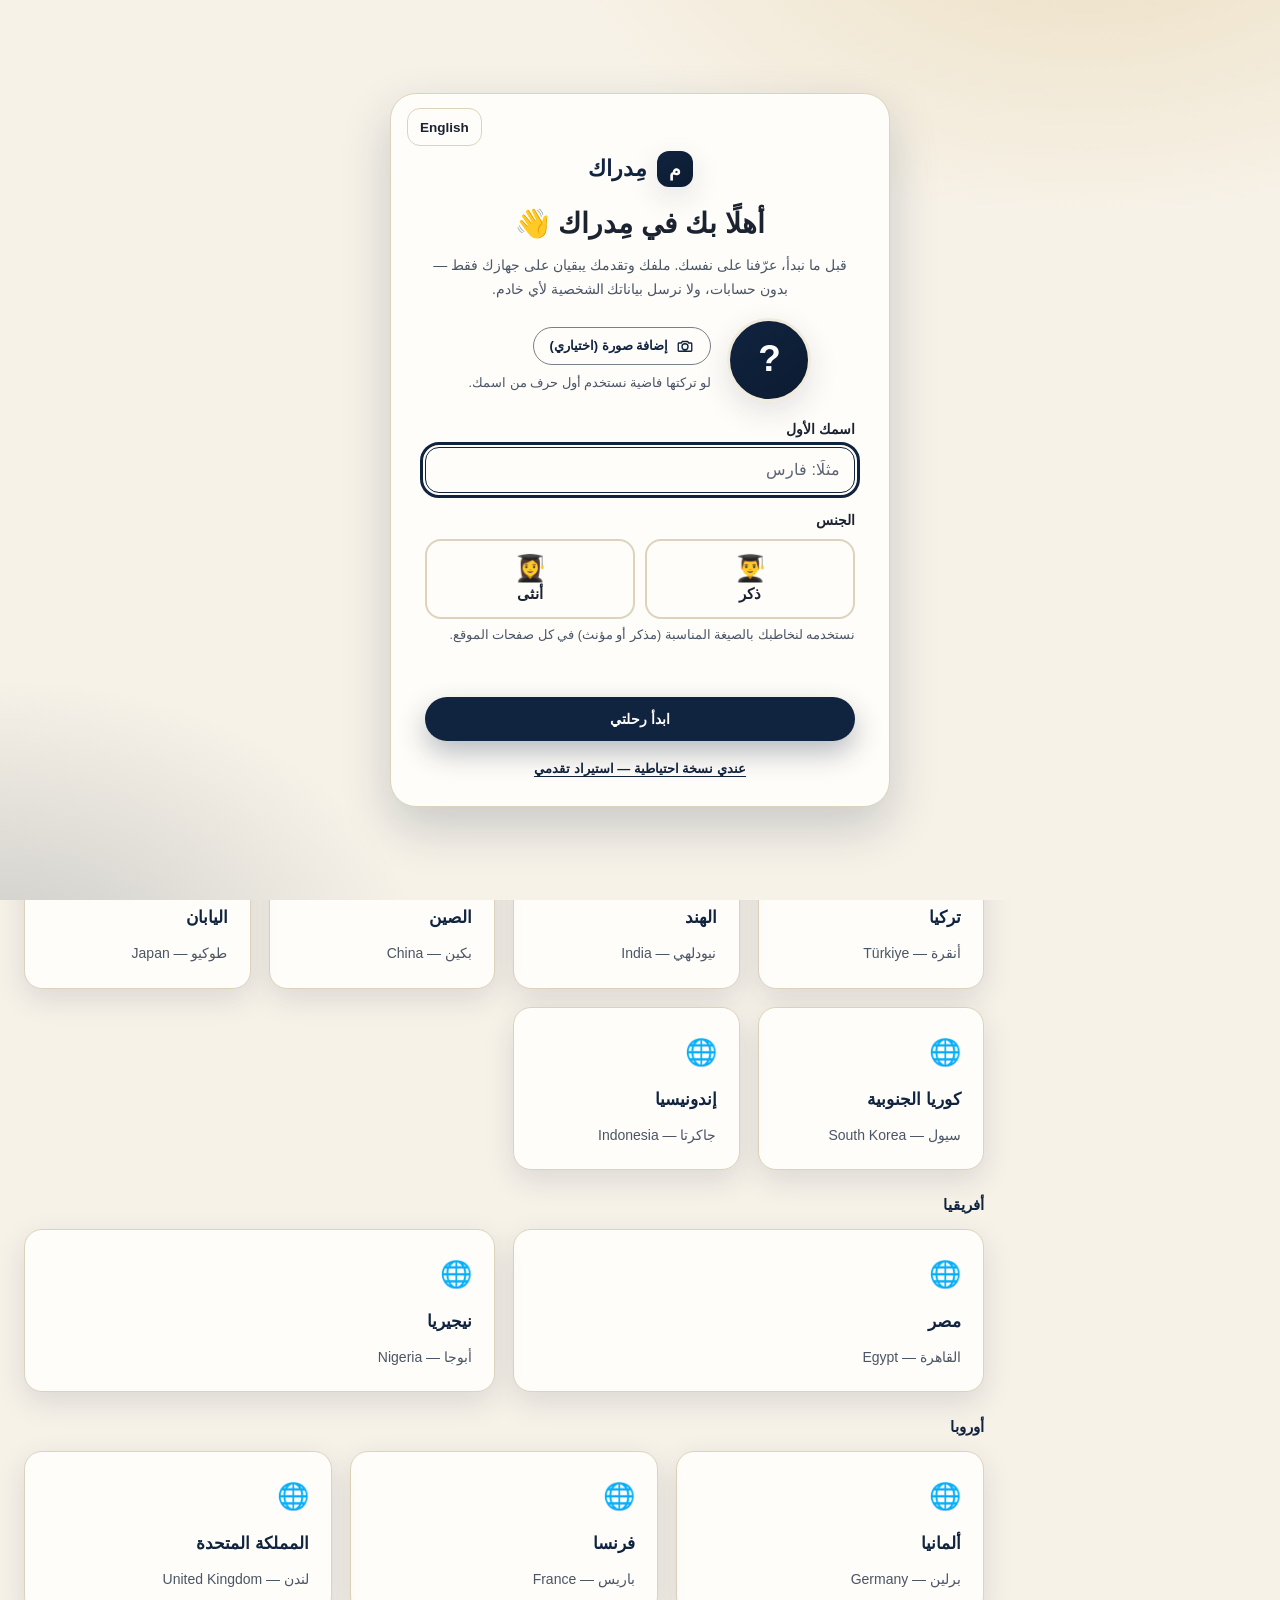
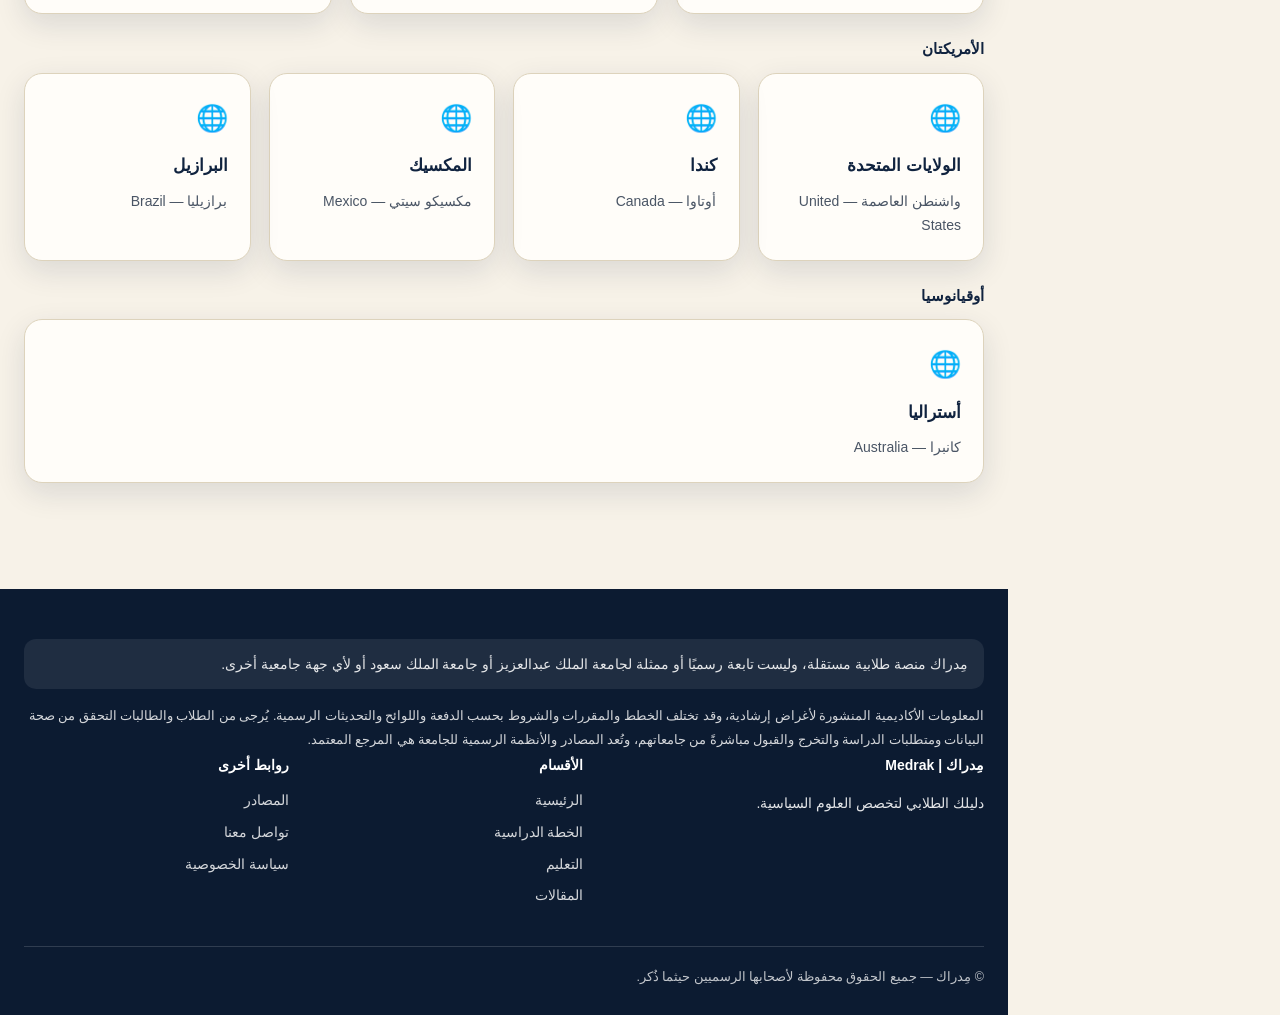
<file: world-institutions.html>
<!DOCTYPE html>
<html lang="ar" dir="rtl">
<head>
<meta charset="UTF-8">
<meta name="viewport" content="width=device-width, initial-scale=1.0">
<title data-ar="العالم والمؤسسات | مِدراك" data-en="World &amp; Institutions | Medrak">العالم والمؤسسات | مِدراك</title>
<meta name="description" content="خريطة سياسية تفاعلية وأطلس للمنظمات الدولية والإقليمية.">
<script>
(function(){
  try {
    var d = document.documentElement;
    var g = function(k, f){ try { var v = localStorage.getItem(k); return v === null ? f : JSON.parse(v); } catch(e){ return f; } };
    var theme = g('medrak_theme', 'light') === 'dark' ? 'dark' : 'light';
    var female = !!g('medrak_gender', false);
    var lang = g('medrak_lang', 'ar') === 'en' ? 'en' : 'ar';
    var pal = g('medrak_palette', null);
    if (['classic','rose','emerald','ocean','lavender','sand'].indexOf(pal) < 0) pal = female ? 'rose' : 'classic';
    var lay = g('medrak_layout', 'sidebar');
    if (['sidebar','compact','wide','sequential'].indexOf(lay) < 0) lay = 'sidebar';
    d.setAttribute('data-theme', theme); d.setAttribute('data-palette', pal); d.setAttribute('data-layout', lay);
    d.setAttribute('data-gender', female ? 'female' : 'male');
    d.setAttribute('data-spotlight', g('medrak_spotlight', true) === false ? 'off' : 'on');
    d.setAttribute('lang', lang); d.setAttribute('dir', lang === 'en' ? 'ltr' : 'rtl');
    var uni = g('medrak_university', null);
    if (uni !== 'kau' && uni !== 'ksu' && uni !== 'none') {
      uni = null;
      try { var r = JSON.parse(localStorage.getItem('medrak_profile_v1') || 'null'); if (r && ((r.profile && r.profile.nickname) || r.studyPlanProgress || r.semesterTasks)) uni = 'kau'; } catch(e){}
    }
    var q = (location.search.match(/[?&]uni=(kau|ksu)(&|$)/) || [])[1];
    d.setAttribute('data-uni', q || ((uni === 'kau' || uni === 'ksu') ? uni : 'none'));
  } catch(e){}
})();
</script>
<link rel="stylesheet" href="assets/themes.css">
<link rel="stylesheet" href="assets/style.css">
<link rel="stylesheet" href="assets/shell.css">
<link rel="stylesheet" href="assets/university.css">
</head>
<body style="margin:0">
<div id="particle-field"></div>
<div id="scroll-progress"></div>
<div id="cursor-spotlight" aria-hidden="true"></div>
<div id="medrak-root">
<a href="#main" class="skip-link">تخطَّ إلى المحتوى</a>

<header class="topbar no-print">
  <button type="button" class="tb-btn icon-only nav-toggle" id="navToggle" aria-controls="sidebar" aria-expanded="false" aria-label="القائمة" data-aria-ar="القائمة" data-aria-en="Menu"><svg viewBox="0 0 24 24" fill="none" stroke="currentColor" stroke-width="1.8" stroke-linecap="round" stroke-linejoin="round" aria-hidden="true" focusable="false"><path d="M4 7h16 M4 12h16 M4 17h16"/></svg></button>
  <a class="brand" href="index.html"><span class="brand-mark" aria-hidden="true">م</span><span>مِدراك</span><small>Medrak</small></a>
  <span class="spacer"></span>
  <button type="button" class="tb-btn" id="uniBtn" aria-haspopup="menu" aria-expanded="false" aria-controls="uniMenu" aria-label="الجامعة"><svg viewBox="0 0 24 24" fill="none" stroke="currentColor" stroke-width="1.8" stroke-linecap="round" stroke-linejoin="round" aria-hidden="true" focusable="false"><path d="M3 21h18 M5 21V10 M9.5 21V10 M14.5 21V10 M19 21V10 M12 3 3 8h18z"/></svg><span class="uni-name tb-label" id="uniName"></span><span class="uni-code" id="uniCode"></span><svg viewBox="0 0 24 24" fill="none" stroke="currentColor" stroke-width="1.8" stroke-linecap="round" stroke-linejoin="round" aria-hidden="true" focusable="false" class="chev"><path d="M6 9l6 6 6-6"/></svg></button>
  <button type="button" class="tb-btn icon-only" id="tourBtn" aria-haspopup="dialog" aria-label="جولة التعريف بمزايا الموقع" data-aria-ar="جولة التعريف بمزايا الموقع" data-aria-en="Take a tour of the site" title="جولة التعريف" data-title-ar="جولة التعريف" data-title-en="Site tour"><svg viewBox="0 0 24 24" fill="none" stroke="currentColor" stroke-width="1.8" stroke-linecap="round" stroke-linejoin="round" aria-hidden="true" focusable="false"><path d="M12 21a9 9 0 1 0 0-18 9 9 0 0 0 0 18z M12 11v5 M12 8h.01"/></svg></button>
  <button type="button" class="tb-btn" id="customizeBtn" aria-haspopup="dialog" aria-label="تخصيص صفحتي" data-aria-ar="تخصيص صفحتي" data-aria-en="Customize my page"><svg viewBox="0 0 24 24" fill="none" stroke="currentColor" stroke-width="1.8" stroke-linecap="round" stroke-linejoin="round" aria-hidden="true" focusable="false"><path d="M12 3a9 9 0 1 0 0 18c1.1 0 1.8-.9 1.5-1.9-.4-1.2.4-2.1 1.6-2.1H17a4 4 0 0 0 4-4c0-5-4-10-9-10z M7.5 11.5h.01 M10 7.5h.01 M14.5 7.5h.01"/></svg><span class="tb-label" data-ar="تخصيص صفحتي" data-en="Customize my page">تخصيص صفحتي</span></button>
  <a class="tb-btn acct-chip" id="acctChip" href="profile.html" aria-label="ملفي"><span class="avatar" id="acctAvatar"></span><span class="tb-label" id="acctName"></span></a>
</header>
<nav class="topnav no-print" aria-label="التنقل العلوي" data-aria-ar="التنقل العلوي" data-aria-en="Top navigation"><a  href="index.html" data-page="index.html" aria-label="الرئيسية" data-aria-ar="الرئيسية" data-aria-en="Home" title="الرئيسية" data-title-ar="الرئيسية" data-title-en="Home"><svg viewBox="0 0 24 24" fill="none" stroke="currentColor" stroke-width="1.8" stroke-linecap="round" stroke-linejoin="round" aria-hidden="true" focusable="false"><path d="M3 10.5 12 3l9 7.5V20a1 1 0 0 1-1 1h-5v-6H9v6H4a1 1 0 0 1-1-1z"/></svg><span class="tn-label" data-ar="الرئيسية" data-en="Home">الرئيسية</span></a><a  href="index.html#kau" data-page="index.html" data-hash="#kau" aria-label="عن القسم" data-aria-ar="عن القسم" data-aria-en="The department" title="عن القسم" data-title-ar="عن القسم" data-title-en="The department"><svg viewBox="0 0 24 24" fill="none" stroke="currentColor" stroke-width="1.8" stroke-linecap="round" stroke-linejoin="round" aria-hidden="true" focusable="false"><path d="M3 21h18 M5 21V10 M9.5 21V10 M14.5 21V10 M19 21V10 M12 3 3 8h18z"/></svg><span class="tn-label" data-ar="عن القسم" data-en="The department">عن القسم</span></a><a  href="study-plan.html" data-page="study-plan.html" aria-label="الخطة الدراسية" data-aria-ar="الخطة الدراسية" data-aria-en="Study plan" title="الخطة الدراسية" data-title-ar="الخطة الدراسية" data-title-en="Study plan"><svg viewBox="0 0 24 24" fill="none" stroke="currentColor" stroke-width="1.8" stroke-linecap="round" stroke-linejoin="round" aria-hidden="true" focusable="false"><path d="M7 3v4 M17 3v4 M4 8h16 M5 5h14a1 1 0 0 1 1 1v13a1 1 0 0 1-1 1H5a1 1 0 0 1-1-1V6a1 1 0 0 1 1-1z"/></svg><span class="tn-label" data-ar="الخطة الدراسية" data-en="Study plan">الخطة الدراسية</span></a><a  href="education.html" data-page="education.html" aria-label="التعليم" data-aria-ar="التعليم" data-aria-en="Learning" title="التعليم" data-title-ar="التعليم" data-title-en="Learning"><svg viewBox="0 0 24 24" fill="none" stroke="currentColor" stroke-width="1.8" stroke-linecap="round" stroke-linejoin="round" aria-hidden="true" focusable="false"><path d="M12 6.5C10.5 5 8 4.5 4 4.5v13c4 0 6.5.5 8 2 1.5-1.5 4-2 8-2v-13c-4 0-6.5.5-8 2z M12 6.5v13"/></svg><span class="tn-label" data-ar="التعليم" data-en="Learning">التعليم</span></a><a  href="articles.html" data-page="articles.html" aria-label="المقالات" data-aria-ar="المقالات" data-aria-en="Articles" title="المقالات" data-title-ar="المقالات" data-title-en="Articles"><svg viewBox="0 0 24 24" fill="none" stroke="currentColor" stroke-width="1.8" stroke-linecap="round" stroke-linejoin="round" aria-hidden="true" focusable="false"><path d="M14 3H6a1 1 0 0 0-1 1v16a1 1 0 0 0 1 1h12a1 1 0 0 0 1-1V8z M14 3v5h5 M9 13h6 M9 17h6"/></svg><span class="tn-label" data-ar="المقالات" data-en="Articles">المقالات</span></a><a  href="decision-lab.html" data-page="decision-lab.html" aria-label="مختبر القرار" data-aria-ar="مختبر القرار" data-aria-en="Decision lab" title="مختبر القرار" data-title-ar="مختبر القرار" data-title-en="Decision lab"><svg viewBox="0 0 24 24" fill="none" stroke="currentColor" stroke-width="1.8" stroke-linecap="round" stroke-linejoin="round" aria-hidden="true" focusable="false"><path d="M12 21a9 9 0 1 0 0-18 9 9 0 0 0 0 18z M15.5 8.5 13.5 13.5 8.5 15.5 10.5 10.5z"/></svg><span class="tn-label" data-ar="مختبر القرار" data-en="Decision lab">مختبر القرار</span></a><a  href="communication.html" data-page="communication.html" aria-label="التواصل والتفاوض" data-aria-ar="التواصل والتفاوض" data-aria-en="Communication &amp; negotiation" title="التواصل والتفاوض" data-title-ar="التواصل والتفاوض" data-title-en="Communication &amp; negotiation"><svg viewBox="0 0 24 24" fill="none" stroke="currentColor" stroke-width="1.8" stroke-linecap="round" stroke-linejoin="round" aria-hidden="true" focusable="false"><path d="M21 12a8 8 0 0 1-11.5 7.2L4 20l1.1-4.3A8 8 0 1 1 21 12z"/></svg><span class="tn-label" data-ar="التواصل والتفاوض" data-en="Communication &amp; negotiation">التواصل والتفاوض</span></a><a  href="research-lab.html" data-page="research-lab.html" aria-label="البحث والتحليل" data-aria-ar="البحث والتحليل" data-aria-en="Research &amp; analysis" title="البحث والتحليل" data-title-ar="البحث والتحليل" data-title-en="Research &amp; analysis"><svg viewBox="0 0 24 24" fill="none" stroke="currentColor" stroke-width="1.8" stroke-linecap="round" stroke-linejoin="round" aria-hidden="true" focusable="false"><path d="M9 3h6 M10 3v6L4.5 19a1.5 1.5 0 0 0 1.3 2.2h12.4a1.5 1.5 0 0 0 1.3-2.2L14 9V3 M7.5 15h9"/></svg><span class="tn-label" data-ar="البحث والتحليل" data-en="Research &amp; analysis">البحث والتحليل</span></a><a  href="world-institutions.html" data-page="world-institutions.html" aria-label="العالم والمؤسسات" data-aria-ar="العالم والمؤسسات" data-aria-en="World &amp; institutions" title="العالم والمؤسسات" data-title-ar="العالم والمؤسسات" data-title-en="World &amp; institutions"><svg viewBox="0 0 24 24" fill="none" stroke="currentColor" stroke-width="1.8" stroke-linecap="round" stroke-linejoin="round" aria-hidden="true" focusable="false"><path d="M12 21a9 9 0 1 0 0-18 9 9 0 0 0 0 18z M3 12h18 M12 3c2.5 2.7 3.8 5.7 3.8 9s-1.3 6.3-3.8 9c-2.5-2.7-3.8-5.7-3.8-9S9.5 5.7 12 3z"/></svg><span class="tn-label" data-ar="العالم والمؤسسات" data-en="World &amp; institutions">العالم والمؤسسات</span></a><a  href="media-literacy.html" data-page="media-literacy.html" aria-label="الوعي المعلوماتي" data-aria-ar="الوعي المعلوماتي" data-aria-en="Media literacy" title="الوعي المعلوماتي" data-title-ar="الوعي المعلوماتي" data-title-en="Media literacy"><svg viewBox="0 0 24 24" fill="none" stroke="currentColor" stroke-width="1.8" stroke-linecap="round" stroke-linejoin="round" aria-hidden="true" focusable="false"><path d="M12 3 4 6v6c0 4.4 3.4 8.3 8 9 4.6-.7 8-4.6 8-9V6z M9 12l2 2 4-4"/></svg><span class="tn-label" data-ar="الوعي المعلوماتي" data-en="Media literacy">الوعي المعلوماتي</span></a><a  href="career.html" data-page="career.html" aria-label="مستقبلك المهني" data-aria-ar="مستقبلك المهني" data-aria-en="Your career" title="مستقبلك المهني" data-title-ar="مستقبلك المهني" data-title-en="Your career"><svg viewBox="0 0 24 24" fill="none" stroke="currentColor" stroke-width="1.8" stroke-linecap="round" stroke-linejoin="round" aria-hidden="true" focusable="false"><path d="M4 8h16a1 1 0 0 1 1 1v10a1 1 0 0 1-1 1H4a1 1 0 0 1-1-1V9a1 1 0 0 1 1-1z M9 8V5a1 1 0 0 1 1-1h4a1 1 0 0 1 1 1v3 M3 13h18"/></svg><span class="tn-label" data-ar="مستقبلك المهني" data-en="Your career">مستقبلك المهني</span></a><a  href="alumni.html" data-page="alumni.html" aria-label="خريجو مِدراك" data-aria-ar="خريجو مِدراك" data-aria-en="Medrak alumni" title="خريجو مِدراك" data-title-ar="خريجو مِدراك" data-title-en="Medrak alumni"><svg viewBox="0 0 24 24" fill="none" stroke="currentColor" stroke-width="1.8" stroke-linecap="round" stroke-linejoin="round" aria-hidden="true" focusable="false"><path d="M2 9l10-5 10 5-10 5z M6 11.5V16c0 1.2 2.7 3 6 3s6-1.8 6-3v-4.5 M22 9v6"/></svg><span class="tn-label" data-ar="خريجو مِدراك" data-en="Medrak alumni">خريجو مِدراك</span></a><a  href="profile.html" data-page="profile.html" aria-label="ملفي في مِدراك" data-aria-ar="ملفي في مِدراك" data-aria-en="My profile" title="ملفي في مِدراك" data-title-ar="ملفي في مِدراك" data-title-en="My profile"><svg viewBox="0 0 24 24" fill="none" stroke="currentColor" stroke-width="1.8" stroke-linecap="round" stroke-linejoin="round" aria-hidden="true" focusable="false"><path d="M12 12a4 4 0 1 0 0-8 4 4 0 0 0 0 8z M4 21a8 8 0 0 1 16 0"/></svg><span class="tn-label" data-ar="ملفي في مِدراك" data-en="My profile">ملفي في مِدراك</span></a><a  href="index.html#faq" data-page="index.html" data-hash="#faq" aria-label="الأسئلة الشائعة" data-aria-ar="الأسئلة الشائعة" data-aria-en="FAQ" title="الأسئلة الشائعة" data-title-ar="الأسئلة الشائعة" data-title-en="FAQ"><svg viewBox="0 0 24 24" fill="none" stroke="currentColor" stroke-width="1.8" stroke-linecap="round" stroke-linejoin="round" aria-hidden="true" focusable="false"><path d="M12 21a9 9 0 1 0 0-18 9 9 0 0 0 0 18z M9.5 9.5a2.5 2.5 0 1 1 3.5 2.3c-.7.4-1 1-1 1.7 M12 17h.01"/></svg><span class="tn-label" data-ar="الأسئلة الشائعة" data-en="FAQ">الأسئلة الشائعة</span></a><a  href="index.html#contact" data-page="index.html" data-hash="#contact" aria-label="تواصل معنا" data-aria-ar="تواصل معنا" data-aria-en="Contact us" title="تواصل معنا" data-title-ar="تواصل معنا" data-title-en="Contact us"><svg viewBox="0 0 24 24" fill="none" stroke="currentColor" stroke-width="1.8" stroke-linecap="round" stroke-linejoin="round" aria-hidden="true" focusable="false"><path d="M4 5h16a1 1 0 0 1 1 1v12a1 1 0 0 1-1 1H4a1 1 0 0 1-1-1V6a1 1 0 0 1 1-1z M3 7l9 6 9-6"/></svg><span class="tn-label" data-ar="تواصل معنا" data-en="Contact us">تواصل معنا</span></a><a  href="privacy.html" data-page="privacy.html" aria-label="سياسة الخصوصية" data-aria-ar="سياسة الخصوصية" data-aria-en="Privacy policy" title="سياسة الخصوصية" data-title-ar="سياسة الخصوصية" data-title-en="Privacy policy"><svg viewBox="0 0 24 24" fill="none" stroke="currentColor" stroke-width="1.8" stroke-linecap="round" stroke-linejoin="round" aria-hidden="true" focusable="false"><path d="M6 11h12a1 1 0 0 1 1 1v8a1 1 0 0 1-1 1H6a1 1 0 0 1-1-1v-8a1 1 0 0 1 1-1z M8 11V8a4 4 0 0 1 8 0v3"/></svg><span class="tn-label" data-ar="سياسة الخصوصية" data-en="Privacy policy">سياسة الخصوصية</span></a></nav>
<div class="sidebar-backdrop no-print" id="sidebarBackdrop"></div>
<nav class="sidebar no-print" id="sidebar" aria-label="التنقل الرئيسي" data-aria-ar="التنقل الرئيسي" data-aria-en="Main navigation">
  <div class="sidebar-head"><a class="brand" href="index.html"><span class="brand-mark" aria-hidden="true">م</span><span>مِدراك</span></a><button type="button" class="mk-x" id="sidebarClose" aria-label="إغلاق القائمة" data-aria-ar="إغلاق القائمة" data-aria-en="Close menu"><svg viewBox="0 0 24 24" fill="none" stroke="currentColor" stroke-width="1.8" stroke-linecap="round" stroke-linejoin="round" aria-hidden="true" focusable="false"><path d="M6 6l12 12 M18 6L6 18"/></svg></button></div>
  <div class="nav-group-title" data-ar="الأقسام" data-en="Sections">الأقسام</div>
  <a class="nav-item" href="index.html" data-page="index.html" aria-label="الرئيسية" data-aria-ar="الرئيسية" data-aria-en="Home" title="الرئيسية" data-title-ar="الرئيسية" data-title-en="Home"><svg viewBox="0 0 24 24" fill="none" stroke="currentColor" stroke-width="1.8" stroke-linecap="round" stroke-linejoin="round" aria-hidden="true" focusable="false"><path d="M3 10.5 12 3l9 7.5V20a1 1 0 0 1-1 1h-5v-6H9v6H4a1 1 0 0 1-1-1z"/></svg><span class="label" data-ar="الرئيسية" data-en="Home">الرئيسية</span></a><a class="nav-item" href="index.html#kau" data-page="index.html" data-hash="#kau" aria-label="عن القسم" data-aria-ar="عن القسم" data-aria-en="The department" title="عن القسم" data-title-ar="عن القسم" data-title-en="The department"><svg viewBox="0 0 24 24" fill="none" stroke="currentColor" stroke-width="1.8" stroke-linecap="round" stroke-linejoin="round" aria-hidden="true" focusable="false"><path d="M3 21h18 M5 21V10 M9.5 21V10 M14.5 21V10 M19 21V10 M12 3 3 8h18z"/></svg><span class="label" data-ar="عن القسم" data-en="The department">عن القسم</span></a><a class="nav-item" href="study-plan.html" data-page="study-plan.html" aria-label="الخطة الدراسية" data-aria-ar="الخطة الدراسية" data-aria-en="Study plan" title="الخطة الدراسية" data-title-ar="الخطة الدراسية" data-title-en="Study plan"><svg viewBox="0 0 24 24" fill="none" stroke="currentColor" stroke-width="1.8" stroke-linecap="round" stroke-linejoin="round" aria-hidden="true" focusable="false"><path d="M7 3v4 M17 3v4 M4 8h16 M5 5h14a1 1 0 0 1 1 1v13a1 1 0 0 1-1 1H5a1 1 0 0 1-1-1V6a1 1 0 0 1 1-1z"/></svg><span class="label" data-ar="الخطة الدراسية" data-en="Study plan">الخطة الدراسية</span></a><a class="nav-item" href="education.html" data-page="education.html" aria-label="التعليم" data-aria-ar="التعليم" data-aria-en="Learning" title="التعليم" data-title-ar="التعليم" data-title-en="Learning"><svg viewBox="0 0 24 24" fill="none" stroke="currentColor" stroke-width="1.8" stroke-linecap="round" stroke-linejoin="round" aria-hidden="true" focusable="false"><path d="M12 6.5C10.5 5 8 4.5 4 4.5v13c4 0 6.5.5 8 2 1.5-1.5 4-2 8-2v-13c-4 0-6.5.5-8 2z M12 6.5v13"/></svg><span class="label" data-ar="التعليم" data-en="Learning">التعليم</span></a><a class="nav-item" href="articles.html" data-page="articles.html" aria-label="المقالات" data-aria-ar="المقالات" data-aria-en="Articles" title="المقالات" data-title-ar="المقالات" data-title-en="Articles"><svg viewBox="0 0 24 24" fill="none" stroke="currentColor" stroke-width="1.8" stroke-linecap="round" stroke-linejoin="round" aria-hidden="true" focusable="false"><path d="M14 3H6a1 1 0 0 0-1 1v16a1 1 0 0 0 1 1h12a1 1 0 0 0 1-1V8z M14 3v5h5 M9 13h6 M9 17h6"/></svg><span class="label" data-ar="المقالات" data-en="Articles">المقالات</span></a><a class="nav-item" href="decision-lab.html" data-page="decision-lab.html" aria-label="مختبر القرار" data-aria-ar="مختبر القرار" data-aria-en="Decision lab" title="مختبر القرار" data-title-ar="مختبر القرار" data-title-en="Decision lab"><svg viewBox="0 0 24 24" fill="none" stroke="currentColor" stroke-width="1.8" stroke-linecap="round" stroke-linejoin="round" aria-hidden="true" focusable="false"><path d="M12 21a9 9 0 1 0 0-18 9 9 0 0 0 0 18z M15.5 8.5 13.5 13.5 8.5 15.5 10.5 10.5z"/></svg><span class="label" data-ar="مختبر القرار" data-en="Decision lab">مختبر القرار</span></a><a class="nav-item" href="communication.html" data-page="communication.html" aria-label="التواصل والتفاوض" data-aria-ar="التواصل والتفاوض" data-aria-en="Communication &amp; negotiation" title="التواصل والتفاوض" data-title-ar="التواصل والتفاوض" data-title-en="Communication &amp; negotiation"><svg viewBox="0 0 24 24" fill="none" stroke="currentColor" stroke-width="1.8" stroke-linecap="round" stroke-linejoin="round" aria-hidden="true" focusable="false"><path d="M21 12a8 8 0 0 1-11.5 7.2L4 20l1.1-4.3A8 8 0 1 1 21 12z"/></svg><span class="label" data-ar="التواصل والتفاوض" data-en="Communication &amp; negotiation">التواصل والتفاوض</span></a><a class="nav-item" href="research-lab.html" data-page="research-lab.html" aria-label="البحث والتحليل" data-aria-ar="البحث والتحليل" data-aria-en="Research &amp; analysis" title="البحث والتحليل" data-title-ar="البحث والتحليل" data-title-en="Research &amp; analysis"><svg viewBox="0 0 24 24" fill="none" stroke="currentColor" stroke-width="1.8" stroke-linecap="round" stroke-linejoin="round" aria-hidden="true" focusable="false"><path d="M9 3h6 M10 3v6L4.5 19a1.5 1.5 0 0 0 1.3 2.2h12.4a1.5 1.5 0 0 0 1.3-2.2L14 9V3 M7.5 15h9"/></svg><span class="label" data-ar="البحث والتحليل" data-en="Research &amp; analysis">البحث والتحليل</span></a><a class="nav-item" href="world-institutions.html" data-page="world-institutions.html" aria-label="العالم والمؤسسات" data-aria-ar="العالم والمؤسسات" data-aria-en="World &amp; institutions" title="العالم والمؤسسات" data-title-ar="العالم والمؤسسات" data-title-en="World &amp; institutions"><svg viewBox="0 0 24 24" fill="none" stroke="currentColor" stroke-width="1.8" stroke-linecap="round" stroke-linejoin="round" aria-hidden="true" focusable="false"><path d="M12 21a9 9 0 1 0 0-18 9 9 0 0 0 0 18z M3 12h18 M12 3c2.5 2.7 3.8 5.7 3.8 9s-1.3 6.3-3.8 9c-2.5-2.7-3.8-5.7-3.8-9S9.5 5.7 12 3z"/></svg><span class="label" data-ar="العالم والمؤسسات" data-en="World &amp; institutions">العالم والمؤسسات</span></a><a class="nav-item" href="media-literacy.html" data-page="media-literacy.html" aria-label="الوعي المعلوماتي" data-aria-ar="الوعي المعلوماتي" data-aria-en="Media literacy" title="الوعي المعلوماتي" data-title-ar="الوعي المعلوماتي" data-title-en="Media literacy"><svg viewBox="0 0 24 24" fill="none" stroke="currentColor" stroke-width="1.8" stroke-linecap="round" stroke-linejoin="round" aria-hidden="true" focusable="false"><path d="M12 3 4 6v6c0 4.4 3.4 8.3 8 9 4.6-.7 8-4.6 8-9V6z M9 12l2 2 4-4"/></svg><span class="label" data-ar="الوعي المعلوماتي" data-en="Media literacy">الوعي المعلوماتي</span></a><a class="nav-item" href="career.html" data-page="career.html" aria-label="مستقبلك المهني" data-aria-ar="مستقبلك المهني" data-aria-en="Your career" title="مستقبلك المهني" data-title-ar="مستقبلك المهني" data-title-en="Your career"><svg viewBox="0 0 24 24" fill="none" stroke="currentColor" stroke-width="1.8" stroke-linecap="round" stroke-linejoin="round" aria-hidden="true" focusable="false"><path d="M4 8h16a1 1 0 0 1 1 1v10a1 1 0 0 1-1 1H4a1 1 0 0 1-1-1V9a1 1 0 0 1 1-1z M9 8V5a1 1 0 0 1 1-1h4a1 1 0 0 1 1 1v3 M3 13h18"/></svg><span class="label" data-ar="مستقبلك المهني" data-en="Your career">مستقبلك المهني</span></a><a class="nav-item" href="alumni.html" data-page="alumni.html" aria-label="خريجو مِدراك" data-aria-ar="خريجو مِدراك" data-aria-en="Medrak alumni" title="خريجو مِدراك" data-title-ar="خريجو مِدراك" data-title-en="Medrak alumni"><svg viewBox="0 0 24 24" fill="none" stroke="currentColor" stroke-width="1.8" stroke-linecap="round" stroke-linejoin="round" aria-hidden="true" focusable="false"><path d="M2 9l10-5 10 5-10 5z M6 11.5V16c0 1.2 2.7 3 6 3s6-1.8 6-3v-4.5 M22 9v6"/></svg><span class="label" data-ar="خريجو مِدراك" data-en="Medrak alumni">خريجو مِدراك</span></a><a class="nav-item" href="profile.html" data-page="profile.html" aria-label="ملفي في مِدراك" data-aria-ar="ملفي في مِدراك" data-aria-en="My profile" title="ملفي في مِدراك" data-title-ar="ملفي في مِدراك" data-title-en="My profile"><svg viewBox="0 0 24 24" fill="none" stroke="currentColor" stroke-width="1.8" stroke-linecap="round" stroke-linejoin="round" aria-hidden="true" focusable="false"><path d="M12 12a4 4 0 1 0 0-8 4 4 0 0 0 0 8z M4 21a8 8 0 0 1 16 0"/></svg><span class="label" data-ar="ملفي في مِدراك" data-en="My profile">ملفي في مِدراك</span></a>
  <div class="nav-group-title" data-ar="المساعدة" data-en="Help">المساعدة</div>
  <a class="nav-item" href="index.html#faq" data-page="index.html" data-hash="#faq" aria-label="الأسئلة الشائعة" data-aria-ar="الأسئلة الشائعة" data-aria-en="FAQ" title="الأسئلة الشائعة" data-title-ar="الأسئلة الشائعة" data-title-en="FAQ"><svg viewBox="0 0 24 24" fill="none" stroke="currentColor" stroke-width="1.8" stroke-linecap="round" stroke-linejoin="round" aria-hidden="true" focusable="false"><path d="M12 21a9 9 0 1 0 0-18 9 9 0 0 0 0 18z M9.5 9.5a2.5 2.5 0 1 1 3.5 2.3c-.7.4-1 1-1 1.7 M12 17h.01"/></svg><span class="label" data-ar="الأسئلة الشائعة" data-en="FAQ">الأسئلة الشائعة</span></a><a class="nav-item" href="index.html#contact" data-page="index.html" data-hash="#contact" aria-label="تواصل معنا" data-aria-ar="تواصل معنا" data-aria-en="Contact us" title="تواصل معنا" data-title-ar="تواصل معنا" data-title-en="Contact us"><svg viewBox="0 0 24 24" fill="none" stroke="currentColor" stroke-width="1.8" stroke-linecap="round" stroke-linejoin="round" aria-hidden="true" focusable="false"><path d="M4 5h16a1 1 0 0 1 1 1v12a1 1 0 0 1-1 1H4a1 1 0 0 1-1-1V6a1 1 0 0 1 1-1z M3 7l9 6 9-6"/></svg><span class="label" data-ar="تواصل معنا" data-en="Contact us">تواصل معنا</span></a><a class="nav-item" href="privacy.html" data-page="privacy.html" aria-label="سياسة الخصوصية" data-aria-ar="سياسة الخصوصية" data-aria-en="Privacy policy" title="سياسة الخصوصية" data-title-ar="سياسة الخصوصية" data-title-en="Privacy policy"><svg viewBox="0 0 24 24" fill="none" stroke="currentColor" stroke-width="1.8" stroke-linecap="round" stroke-linejoin="round" aria-hidden="true" focusable="false"><path d="M6 11h12a1 1 0 0 1 1 1v8a1 1 0 0 1-1 1H6a1 1 0 0 1-1-1v-8a1 1 0 0 1 1-1z M8 11V8a4 4 0 0 1 8 0v3"/></svg><span class="label" data-ar="سياسة الخصوصية" data-en="Privacy policy">سياسة الخصوصية</span></a>
</nav>

<main id="main">

  <section>
    <div class="wrap">
      <h2 class="section-title" data-ar="العالم والمؤسسات 🌍" data-en="World & Institutions 🌍">العالم والمؤسسات 🌍</h2>
      <p class="section-sub" data-ar="خريطة سياسية تفاعلية وأطلس للمنظمات الدولية — معلومات وصفية محايدة من مصادر رسمية فقط، بدون أي تقييم أو مقارنة سياسية." data-en="An interactive country atlas and international organizations directory — neutral descriptive facts from official sources only, with no political rankings or comparisons.">خريطة سياسية تفاعلية وأطلس للمنظمات الدولية — معلومات وصفية محايدة من مصادر رسمية فقط، بدون أي تقييم أو مقارنة سياسية.</p>
      <div class="tabs" data-group="world">
        <button class="tab-btn active" data-tab="map" data-ar="أطلس الدول التفاعلي" data-en="Interactive Country Atlas">أطلس الدول التفاعلي</button>
        <button class="tab-btn" data-tab="orgs" data-ar="أطلس المنظمات الدولية" data-en="International Organizations Atlas">أطلس المنظمات الدولية</button>
      </div>

      <!-- ===== أطلس الدول (بطاقات حسب القارة، بدل خريطة رسومية) ===== -->
      <div class="tab-panel active" data-group="world" data-panel="map">
        <div class="info-card" style="margin-bottom:16px">
          <p style="margin:0;font-size:12.5px;color:var(--text-soft)">📌 بدل خريطة رسومية (يصعب رسمها بدقة محليًا بدون خدمة خرائط خارجية)، اخترنا أطلس بطاقات مرتب حسب القارة — أوضح وأدق. القائمة الحالية تضم 20 دولة، وسيتم توسيعها تدريجيًا.</p>
        </div>
        <div class="plan-controls">
          <input type="search" id="mapSearch" data-ph-ar="🔍 ابحث باسم الدولة (عربي أو إنجليزي)..." data-ph-en="🔍 Search by country name (Arabic or English)..." placeholder="🔍 ابحث باسم الدولة (عربي أو إنجليزي)...">
          <select id="continentFilter">
            <option value="all">كل القارات</option>
            <option value="asia">آسيا</option>
            <option value="africa">أفريقيا</option>
            <option value="europe">أوروبا</option>
            <option value="americas">الأمريكتين</option>
            <option value="oceania">أوقيانوسيا</option>
          </select>
        </div>
        <div id="countryAtlas"></div>
        <div id="mapNoResults" style="display:none;text-align:center;padding:20px;color:var(--text-soft);font-size:13px">لا توجد دولة مطابقة ضمن قائمتنا الحالية.</div>
      </div>

      <!-- ===== أطلس المنظمات ===== -->
      <div class="tab-panel" data-group="world" data-panel="orgs">
        <div class="plan-controls">
          <input type="search" id="orgSearch" data-ph-ar="🔍 ابحث باسم منظمة..." data-ph-en="🔍 Search by organization name..." placeholder="🔍 ابحث باسم منظمة...">
          <select id="orgCategoryFilter">
            <option value="all">كل الفئات</option>
            <option value="global">منظمات عالمية</option>
            <option value="regional">منظمات إقليمية</option>
            <option value="economic">منظمات اقتصادية</option>
          </select>
        </div>
        <div class="grid-cards" id="orgCards"></div>
      </div>
    </div>
  </section>

</main>

<div class="modal-overlay" id="countryModal">
  <div class="modal-box" style="max-width:420px">
    <span class="code-tag" id="countryModalContinent"></span>
    <h3 id="countryModalName"></h3>
    <div class="modal-meta" id="countryModalMeta"></div>
    <p style="font-size:11.5px;color:var(--text-faint)" id="countryModalMeta2"></p>
    <a href="#" target="_blank" rel="noopener" class="source-link" id="countryModalSource">المصدر الرسمي ↗</a>
    <div style="margin-top:14px"><button class="btn btn-outline modal-close" onclick="document.getElementById('countryModal').classList.remove('show')">إغلاق</button></div>
  </div>
</div>

<div class="modal-overlay" id="orgModal">
  <div class="modal-box" style="max-width:460px">
    <h3 id="orgModalName"></h3>
    <div id="orgModalBody" style="font-size:13.5px;line-height:1.9;margin-top:8px"></div>
    <div style="margin-top:14px"><button class="btn btn-outline modal-close" onclick="document.getElementById('orgModal').classList.remove('show')">إغلاق</button></div>
  </div>
</div>


<footer class="site">
  <div class="wrap">
    <div class="foot-notice" data-ar="مِدراك منصة طلابية مستقلة، وليست تابعة رسميًا أو ممثلة لجامعة الملك عبدالعزيز أو جامعة الملك سعود أو لأي جهة جامعية أخرى." data-en="Medrak is an independent student platform and is not officially affiliated with, or representing, King Abdulaziz University, King Saud University or any other university body.">مِدراك منصة طلابية مستقلة، وليست تابعة رسميًا أو ممثلة لجامعة الملك عبدالعزيز أو جامعة الملك سعود أو لأي جهة جامعية أخرى.</div>
    <p class="foot-notice-2" data-ar="المعلومات الأكاديمية المنشورة لأغراض إرشادية، وقد تختلف الخطط والمقررات والشروط بحسب الدفعة واللوائح والتحديثات الرسمية. يُرجى من الطلاب والطالبات التحقق من صحة البيانات ومتطلبات الدراسة والتخرج والقبول مباشرةً من جامعاتهم، وتُعد المصادر والأنظمة الرسمية للجامعة هي المرجع المعتمد." data-en="The academic information published here is for guidance only. Plans, courses and conditions may vary by cohort, regulations and official updates. Students are asked to verify data and study, graduation and admission requirements directly with their universities; the university’s official sources and systems are the authoritative reference.">المعلومات الأكاديمية المنشورة لأغراض إرشادية، وقد تختلف الخطط والمقررات والشروط بحسب الدفعة واللوائح والتحديثات الرسمية. يُرجى من الطلاب والطالبات التحقق من صحة البيانات ومتطلبات الدراسة والتخرج والقبول مباشرةً من جامعاتهم، وتُعد المصادر والأنظمة الرسمية للجامعة هي المرجع المعتمد.</p>
    <div class="foot-grid">
      <div>
        <h5>مِدراك | Medrak</h5>
        <p style="max-width:32ch" data-ar="دليلك الطلابي لتخصص العلوم السياسية." data-en="Your student guide to the Political Science major.">دليلك الطلابي لتخصص العلوم السياسية.</p>
      </div>
      <div>
        <h5 data-ar="الأقسام" data-en="Sections">الأقسام</h5>
        <a href="index.html" data-ar="الرئيسية" data-en="Home">الرئيسية</a>
        <a href="study-plan.html" data-ar="الخطة الدراسية" data-en="Study Plan">الخطة الدراسية</a>
        <a href="education.html" data-ar="التعليم" data-en="Learning">التعليم</a>
        <a href="articles.html" data-ar="المقالات" data-en="Articles">المقالات</a>
      </div>
      <div>
        <h5 data-ar="روابط أخرى" data-en="Other Links">روابط أخرى</h5>
        <a href="index.html#sources" data-ar="المصادر" data-en="Sources">المصادر</a>
        <a href="index.html#contact" data-ar="تواصل معنا" data-en="Contact">تواصل معنا</a>
        <a href="privacy.html" data-ar="سياسة الخصوصية" data-en="Privacy Policy">سياسة الخصوصية</a>
      </div>
    </div>
    <div class="foot-bottom" data-ar="© مِدراك — جميع الحقوق محفوظة لأصحابها الرسميين حيثما ذُكر." data-en="© Medrak — All rights reserved to their respective official owners where noted.">© مِدراك — جميع الحقوق محفوظة لأصحابها الرسميين حيثما ذُكر.</div>
  </div>
</footer>

<button class="back-top" id="backTop" aria-label="عودة للأعلى">↑</button>

<script src="assets/store.js"></script>
<script src="assets/common.js"></script>
<script src="assets/shell.js"></script>
<script src="assets/universities/registry.js"></script>
<script src="assets/university-ui.js"></script>
<script src="assets/stats.js"></script>
<script data-goatcounter="https://medrak1999.goatcounter.com/count" async src="//gc.zgo.at/count.js"></script>
<script>
(function(){
  const ACCESS_DATE = '23 سبتمبر 2026';
  const UN_SOURCE = 'https://www.un.org/en/about-us/member-states';

  /* ============================================================
     بيانات الدول — معلومات وصفية محايدة فقط، مصدرها موقع الأمم المتحدة الرسمي
     الإحداثيات (x,y) تقريبية تخطيطية على خريطة مبسّطة مرسومة محليًا، وليست إسقاطًا جغرافيًا دقيقًا
     ============================================================ */
  const countries = [
    { id:'sa', name_ar:'السعودية', name_en:'Saudi Arabia', continent:'asia', x:470, y:235, official:'المملكة العربية السعودية', capital:'الرياض', lang:'العربية', currency:'الريال السعودي', un:'24 أكتوبر 1945', legislature:'مجلس الشورى', orgs:'الأمم المتحدة، جامعة الدول العربية، منظمة التعاون الإسلامي، مجلس التعاون الخليجي، مجموعة العشرين' },
    { id:'ae', name_ar:'الإمارات', name_en:'United Arab Emirates', continent:'asia', x:495, y:245, official:'دولة الإمارات العربية المتحدة', capital:'أبوظبي', lang:'العربية', currency:'الدرهم الإماراتي', un:'9 ديسمبر 1971', legislature:'المجلس الوطني الاتحادي', orgs:'الأمم المتحدة، جامعة الدول العربية، مجلس التعاون الخليجي' },
    { id:'kw', name_ar:'الكويت', name_en:'Kuwait', continent:'asia', x:465, y:210, official:'دولة الكويت', capital:'مدينة الكويت', lang:'العربية', currency:'الدينار الكويتي', un:'14 مايو 1963', legislature:'مجلس الأمة', orgs:'الأمم المتحدة، جامعة الدول العربية، مجلس التعاون الخليجي' },
    { id:'jo', name_ar:'الأردن', name_en:'Jordan', continent:'asia', x:450, y:195, official:'المملكة الأردنية الهاشمية', capital:'عمّان', lang:'العربية', currency:'الدينار الأردني', un:'14 ديسمبر 1955', legislature:'مجلس الأمة (مجلسان)', orgs:'الأمم المتحدة، جامعة الدول العربية' },
    { id:'eg', name_ar:'مصر', name_en:'Egypt', continent:'africa', x:400, y:225, official:'جمهورية مصر العربية', capital:'القاهرة', lang:'العربية', currency:'الجنيه المصري', un:'24 أكتوبر 1945', legislature:'مجلس النواب', orgs:'الأمم المتحدة، جامعة الدول العربية، الاتحاد الأفريقي' },
    { id:'tr', name_ar:'تركيا', name_en:'Türkiye', continent:'asia', x:440, y:165, official:'جمهورية تركيا', capital:'أنقرة', lang:'التركية', currency:'الليرة التركية', un:'24 أكتوبر 1945', legislature:'الجمعية الوطنية الكبرى', orgs:'الأمم المتحدة، مجموعة العشرين' },
    { id:'ng', name_ar:'نيجيريا', name_en:'Nigeria', continent:'africa', x:340, y:260, official:'جمهورية نيجيريا الاتحادية', capital:'أبوجا', lang:'الإنجليزية', currency:'النايرا', un:'7 أكتوبر 1960', legislature:'الجمعية الوطنية (مجلسان)', orgs:'الأمم المتحدة، الاتحاد الأفريقي' },
    { id:'in', name_ar:'الهند', name_en:'India', continent:'asia', x:565, y:235, official:'جمهورية الهند', capital:'نيودلهي', lang:'الهندية والإنجليزية', currency:'الروبية الهندية', un:'30 أكتوبر 1945', legislature:'البرلمان (مجلسان)', orgs:'الأمم المتحدة، مجموعة العشرين' },
    { id:'cn', name_ar:'الصين', name_en:'China', continent:'asia', x:630, y:180, official:'جمهورية الصين الشعبية', capital:'بكين', lang:'الصينية', currency:'اليوان', un:'24 أكتوبر 1945', legislature:'المؤتمر الشعبي الوطني', orgs:'الأمم المتحدة (عضو دائم بمجلس الأمن)، مجموعة العشرين' },
    { id:'jp', name_ar:'اليابان', name_en:'Japan', continent:'asia', x:705, y:175, official:'اليابان', capital:'طوكيو', lang:'اليابانية', currency:'الين الياباني', un:'18 ديسمبر 1956', legislature:'البرلمان (الدايت الوطني)', orgs:'الأمم المتحدة، مجموعة العشرين' },
    { id:'kr', name_ar:'كوريا الجنوبية', name_en:'South Korea', continent:'asia', x:685, y:182, official:'جمهورية كوريا', capital:'سيول', lang:'الكورية', currency:'الوون الكوري', un:'17 سبتمبر 1991', legislature:'الجمعية الوطنية', orgs:'الأمم المتحدة، مجموعة العشرين' },
    { id:'id', name_ar:'إندونيسيا', name_en:'Indonesia', continent:'asia', x:640, y:285, official:'جمهورية إندونيسيا', capital:'جاكرتا', lang:'الإندونيسية', currency:'الروبية الإندونيسية', un:'28 سبتمبر 1950', legislature:'مجلس الشورى الشعبي', orgs:'الأمم المتحدة، مجموعة العشرين' },
    { id:'de', name_ar:'ألمانيا', name_en:'Germany', continent:'europe', x:395, y:135, official:'جمهورية ألمانيا الاتحادية', capital:'برلين', lang:'الألمانية', currency:'اليورو', un:'18 سبتمبر 1973', legislature:'البوندستاغ والبوندسرات', orgs:'الأمم المتحدة، الاتحاد الأوروبي، مجموعة العشرين' },
    { id:'fr', name_ar:'فرنسا', name_en:'France', continent:'europe', x:365, y:145, official:'الجمهورية الفرنسية', capital:'باريس', lang:'الفرنسية', currency:'اليورو', un:'24 أكتوبر 1945', legislature:'البرلمان (مجلسان)', orgs:'الأمم المتحدة (عضو دائم بمجلس الأمن)، الاتحاد الأوروبي، مجموعة العشرين' },
    { id:'uk', name_ar:'المملكة المتحدة', name_en:'United Kingdom', continent:'europe', x:345, y:120, official:'المملكة المتحدة لبريطانيا العظمى وأيرلندا الشمالية', capital:'لندن', lang:'الإنجليزية', currency:'الجنيه الإسترليني', un:'24 أكتوبر 1945', legislature:'البرلمان (مجلسان)', orgs:'الأمم المتحدة (عضو دائم بمجلس الأمن)، مجموعة العشرين' },
    { id:'us', name_ar:'الولايات المتحدة', name_en:'United States', continent:'americas', x:130, y:150, official:'الولايات المتحدة الأمريكية', capital:'واشنطن العاصمة', lang:'الإنجليزية (بلا لغة رسمية اتحادية منصوص عليها)', currency:'الدولار الأمريكي', un:'24 أكتوبر 1945', legislature:'الكونغرس (مجلسان)', orgs:'الأمم المتحدة (عضو دائم بمجلس الأمن)، مجموعة العشرين' },
    { id:'ca', name_ar:'كندا', name_en:'Canada', continent:'americas', x:135, y:85, official:'كندا', capital:'أوتاوا', lang:'الإنجليزية والفرنسية', currency:'الدولار الكندي', un:'9 نوفمبر 1945', legislature:'البرلمان (مجلسان)', orgs:'الأمم المتحدة، مجموعة العشرين' },
    { id:'mx', name_ar:'المكسيك', name_en:'Mexico', continent:'americas', x:110, y:195, official:'الولايات المتحدة المكسيكية', capital:'مكسيكو سيتي', lang:'الإسبانية', currency:'البيزو المكسيكي', un:'24 أكتوبر 1945', legislature:'الكونغرس الاتحادي (مجلسان)', orgs:'الأمم المتحدة، مجموعة العشرين' },
    { id:'br', name_ar:'البرازيل', name_en:'Brazil', continent:'americas', x:205, y:295, official:'جمهورية البرازيل الاتحادية', capital:'برازيليا', lang:'البرتغالية', currency:'الريال البرازيلي', un:'24 أكتوبر 1945', legislature:'الكونغرس الوطني (مجلسان)', orgs:'الأمم المتحدة، مجموعة العشرين' },
    { id:'au', name_ar:'أستراليا', name_en:'Australia', continent:'oceania', x:700, y:335, official:'كومنولث أستراليا', capital:'كانبرا', lang:'الإنجليزية', currency:'الدولار الأسترالي', un:'1 نوفمبر 1945', legislature:'البرلمان الفيدرالي (مجلسان)', orgs:'الأمم المتحدة، مجموعة العشرين' },
  ];

  const continentLabels = { asia:'آسيا', africa:'أفريقيا', europe:'أوروبا', americas:'الأمريكتان', oceania:'أوقيانوسيا' };

  function renderAtlas(filterText, filterContinent){
    const atlas = document.getElementById('countryAtlas');
    atlas.innerHTML = '';
    const f = (filterText||'').trim().toLowerCase();
    const groups = {};
    let shown = 0;
    countries.forEach(c => {
      const matchesText = !f || c.name_ar.includes(f) || c.name_en.toLowerCase().includes(f);
      const matchesContinent = !filterContinent || filterContinent === 'all' || c.continent === filterContinent;
      if (!matchesText || !matchesContinent) return;
      shown++;
      (groups[c.continent] = groups[c.continent] || []).push(c);
    });
    Object.keys(groups).forEach(cont => {
      const block = document.createElement('div');
      block.style.marginBottom = '22px';
      block.innerHTML = '<h3 style="font-size:15px;color:var(--purple-text);margin:0 0 10px">' + continentLabels[cont] + '</h3>';
      const grid = document.createElement('div');
      grid.className = 'grid-cards';
      groups[cont].forEach(c => {
        const card = document.createElement('div');
        card.className = 'field-card';
        card.style.cursor = 'pointer';
        card.innerHTML = '<div class="emoji">🌐</div><h3>'+c.name_ar+'</h3><p>'+c.capital+' — '+c.name_en+'</p>';
        card.addEventListener('click', function(){ openCountryModal(c.id); });
        grid.appendChild(card);
      });
      block.appendChild(grid);
      atlas.appendChild(block);
    });
    document.getElementById('mapNoResults').style.display = shown === 0 ? 'block' : 'none';
  }

  function openCountryModal(id){
    const c = countries.find(x => x.id === id);
    if (!c) return;
    document.getElementById('countryModalContinent').textContent = continentLabels[c.continent];
    document.getElementById('countryModalName').textContent = c.official;
    document.getElementById('countryModalMeta').innerHTML =
      '<div><b>العاصمة:</b> ' + c.capital + '</div>' +
      '<div><b>اللغة الرسمية:</b> ' + c.lang + '</div>' +
      '<div><b>العملة:</b> ' + c.currency + '</div>' +
      '<div><b>تاريخ الانضمام للأمم المتحدة:</b> ' + c.un + '</div>' +
      '<div><b>السلطة التشريعية:</b> ' + c.legislature + '</div>' +
      '<div><b>عضوية منظمات دولية (جزئي):</b> ' + c.orgs + '</div>';
    document.getElementById('countryModalMeta2').textContent = '📅 آخر تحديث للمعلومة: ' + ACCESS_DATE + ' — المعلومات الرسمية قابلة للتغير بمرور الوقت.';
    document.getElementById('countryModalSource').href = UN_SOURCE;
    document.getElementById('countryModal').classList.add('show');
  }

  document.getElementById('mapSearch').addEventListener('input', function(){
    renderAtlas(this.value, document.getElementById('continentFilter').value);
  });
  document.getElementById('continentFilter').addEventListener('change', function(){
    renderAtlas(document.getElementById('mapSearch').value, this.value);
  });

  renderAtlas('', 'all');

  /* ============================================================
     أطلس المنظمات الدولية — حقائق أساسية موثقة من مواقعها الرسمية
     ============================================================ */
  const orgs = [
    { name:'الأمم المتحدة', abbr:'UN', category:'global', founded:'1945', hq:'نيويورك', goal:'الحفاظ على السلم والأمن الدوليين وتعزيز التعاون بين الدول', site:'https://www.un.org' },
    { name:'اليونسكو', abbr:'UNESCO', category:'global', founded:'1945', hq:'باريس', goal:'تعزيز التعاون الدولي في التربية والعلم والثقافة', site:'https://www.unesco.org' },
    { name:'صندوق النقد الدولي', abbr:'IMF', category:'economic', founded:'1945', hq:'واشنطن', goal:'تعزيز الاستقرار المالي والنقدي الدولي', site:'https://www.imf.org' },
    { name:'البنك الدولي', abbr:'World Bank', category:'economic', founded:'1944', hq:'واشنطن', goal:'تمويل مشاريع التنمية حول العالم', site:'https://www.worldbank.org' },
    { name:'منظمة التجارة العالمية', abbr:'WTO', category:'economic', founded:'1995', hq:'جنيف', goal:'وضع القواعد المنظمة للتجارة الدولية بين الدول', site:'https://www.wto.org' },
    { name:'جامعة الدول العربية', abbr:'الجامعة العربية', category:'regional', founded:'1945', hq:'القاهرة', goal:'تعزيز التعاون والتنسيق بين الدول العربية', site:'https://www.lasportal.org' },
    { name:'منظمة التعاون الإسلامي', abbr:'OIC', category:'regional', founded:'1969', hq:'جدة', goal:'تعزيز التضامن والتعاون بين الدول الإسلامية الأعضاء', site:'https://www.oic-oci.org' },
    { name:'مجلس التعاون لدول الخليج العربية', abbr:'GCC', category:'regional', founded:'1981', hq:'الرياض', goal:'تحقيق التكامل والتنسيق بين دول الخليج العربية', site:'https://www.gcc-sg.org' },
    { name:'الاتحاد الأوروبي', abbr:'EU', category:'regional', founded:'1993', hq:'بروكسل', goal:'التكامل الاقتصادي والسياسي بين الدول الأعضاء', site:'https://european-union.europa.eu' },
    { name:'الاتحاد الأفريقي', abbr:'AU', category:'regional', founded:'2002', hq:'أديس أبابا', goal:'تعزيز الوحدة والتنمية والتعاون بين الدول الأفريقية', site:'https://au.int' },
  ];
  const orgCardsBox = document.getElementById('orgCards');
  function renderOrgs(filterText, filterCat){
    orgCardsBox.innerHTML = '';
    const f = (filterText||'').trim().toLowerCase();
    orgs.filter(o => (!f || o.name.toLowerCase().includes(f) || o.abbr.toLowerCase().includes(f)) && (!filterCat || filterCat==='all' || o.category===filterCat))
      .forEach(o => {
        const card = document.createElement('div');
        card.className = 'field-card';
        card.style.cursor = 'pointer';
        card.innerHTML = '<div class="emoji">🏢</div><h3>'+o.name+' ('+o.abbr+')</h3><p>تأسست '+o.founded+' — المقر: '+o.hq+'</p>';
        card.addEventListener('click', function(){
          document.getElementById('orgModalName').textContent = o.name + ' (' + o.abbr + ')';
          document.getElementById('orgModalBody').innerHTML =
            '<p><b>سنة التأسيس:</b> ' + o.founded + '</p>' +
            '<p><b>المقر الرئيسي:</b> ' + o.hq + '</p>' +
            '<p><b>الهدف العام:</b> ' + o.goal + '</p>' +
            '<p><a class="source-link" href="'+o.site+'" target="_blank" rel="noopener">الموقع الرسمي ↗</a></p>' +
            '<p style="font-size:11px;color:var(--text-faint)">آخر تحديث: ' + ACCESS_DATE + '</p>';
          document.getElementById('orgModal').classList.add('show');
        });
        orgCardsBox.appendChild(card);
      });
  }
  document.getElementById('orgSearch').addEventListener('input', function(){ renderOrgs(this.value, document.getElementById('orgCategoryFilter').value); });
  document.getElementById('orgCategoryFilter').addEventListener('change', function(){ renderOrgs(document.getElementById('orgSearch').value, this.value); });
  renderOrgs('', 'all');
})();
</script>

</div>
</body>
</html>
</file>
<file: assets/themes.css>
/* ملف مُولَّد تلقائيًا (build/gen_themes.py) — لا تعدّله يدويًا. */
/* كل لوحة: فاتح + داكن، وكل نص فيها مفحوص بمعايير WCAG (تباين ≥ 4.5 للنص العادي). */

:root,
:root[data-palette="classic"] {
  --bg: #F7F2E8; --bg-alt: #FFFDF9; --surface: #FFFDF9; --surface-2: #F1EBDD; --line: #DDD3BC;
  --text: #1B2230; --text-soft: #4A5565; --text-faint: #5B6474;
  --purple: #10233F; --purple-deep: #0C1B31; --purple-soft: #E4C878; --purple-text: #10233F;
  --teal: #C9A24B; --teal-deep: #7F621D; --footer-bg: #0C1B31;
  --correct-bg: #E3F4E9; --correct-text: #17693A; --wrong-bg: #FBE4EB; --wrong-text: #A3305C;
  --yellow: #D99A14; --shadow: 0 10px 30px rgba(16,35,63,0.12); --shadow-lg: 0 20px 50px rgba(16,35,63,0.2); --spot: rgba(201,162,75,0.2);
  --focus: #10233F;
}
:root[data-theme="dark"],
:root[data-palette="classic"][data-theme="dark"] {
  --bg: #0D1626; --bg-alt: #121D30; --surface: #121D30; --surface-2: #1A2842; --line: #2B3D61;
  --text: #EDEFF4; --text-soft: #B4BECF; --text-faint: #97A3B8;
  --purple: #2D5A9E; --purple-deep: #1E4079; --purple-soft: #ECD89D; --purple-text: #8FB3F0;
  --teal: #C9A24B; --teal-deep: #E0BE6A; --footer-bg: #0D1D36;
  --correct-bg: #12301F; --correct-text: #6FE3A0; --wrong-bg: #3A1B2E; --wrong-text: #F7A3C0;
  --yellow: #F0B93E; --shadow: 0 10px 30px rgba(45,90,158,0.3); --shadow-lg: 0 20px 50px rgba(45,90,158,0.42); --spot: rgba(201,162,75,0.16);
  --focus: #8FB3F0;
}
:root[data-palette="rose"] {
  --bg: #FBF0F1; --bg-alt: #FFFAFA; --surface: #FFFAFA; --surface-2: #F6E4E7; --line: #E8CBD1;
  --text: #2A1519; --text-soft: #5E414A; --text-faint: #745760;
  --purple: #6B1626; --purple-deep: #4D0F1B; --purple-soft: #F0B8C8; --purple-text: #6B1626;
  --teal: #D98BA0; --teal-deep: #A03657; --footer-bg: #4D0F1B;
  --correct-bg: #E3F4E9; --correct-text: #17693A; --wrong-bg: #FBE4EB; --wrong-text: #A3305C;
  --yellow: #D99A14; --shadow: 0 10px 30px rgba(107,22,38,0.12); --shadow-lg: 0 20px 50px rgba(107,22,38,0.2); --spot: rgba(217,139,160,0.2);
  --focus: #6B1626;
}
:root[data-palette="emerald"] {
  --bg: #F1F7F3; --bg-alt: #FAFDFB; --surface: #FAFDFB; --surface-2: #E5F0E9; --line: #C9DDD1;
  --text: #14231D; --text-soft: #3F574D; --text-faint: #53695F;
  --purple: #0F5C4B; --purple-deep: #0A4236; --purple-soft: #BFE8D6; --purple-text: #0F5C4B;
  --teal: #C8A24A; --teal-deep: #7A5F14; --footer-bg: #0A4236;
  --correct-bg: #E3F4E9; --correct-text: #17693A; --wrong-bg: #FBE4EB; --wrong-text: #A3305C;
  --yellow: #D99A14; --shadow: 0 10px 30px rgba(15,92,75,0.12); --shadow-lg: 0 20px 50px rgba(15,92,75,0.2); --spot: rgba(200,162,74,0.2);
  --focus: #0F5C4B;
}
:root[data-palette="ocean"] {
  --bg: #F1F6FB; --bg-alt: #FAFCFF; --surface: #FAFCFF; --surface-2: #E5EEF7; --line: #CCDCEB;
  --text: #172230; --text-soft: #44566A; --text-faint: #566879;
  --purple: #245682; --purple-deep: #183F63; --purple-soft: #BCD6EE; --purple-text: #1F4A72;
  --teal: #2E9C95; --teal-deep: #17706B; --footer-bg: #183F63;
  --correct-bg: #E3F4E9; --correct-text: #17693A; --wrong-bg: #FBE4EB; --wrong-text: #A3305C;
  --yellow: #D99A14; --shadow: 0 10px 30px rgba(36,86,130,0.12); --shadow-lg: 0 20px 50px rgba(36,86,130,0.2); --spot: rgba(46,156,149,0.2);
  --focus: #1F4A72;
}
:root[data-palette="lavender"] {
  --bg: #F6F2FC; --bg-alt: #FFFFFF; --surface: #FFFFFF; --surface-2: #EDE6F8; --line: #D9CEEE;
  --text: #221A38; --text-soft: #4F4369; --text-faint: #625780;
  --purple: #5B3FA0; --purple-deep: #412C7A; --purple-soft: #D9CCF5; --purple-text: #4A3290;
  --teal: #B8559C; --teal-deep: #8E3B78; --footer-bg: #412C7A;
  --correct-bg: #E3F4E9; --correct-text: #17693A; --wrong-bg: #FBE4EB; --wrong-text: #A3305C;
  --yellow: #D99A14; --shadow: 0 10px 30px rgba(91,63,160,0.12); --shadow-lg: 0 20px 50px rgba(91,63,160,0.2); --spot: rgba(184,85,156,0.2);
  --focus: #4A3290;
}
:root[data-palette="sand"] {
  --bg: #FBF4E8; --bg-alt: #FFFCF6; --surface: #FFFCF6; --surface-2: #F3E8D3; --line: #E2D2B3;
  --text: #2A2014; --text-soft: #5A4B36; --text-faint: #6E5E47;
  --purple: #7E5220; --purple-deep: #5E3C14; --purple-soft: #F1D9B0; --purple-text: #6E451A;
  --teal: #B8863B; --teal-deep: #85591A; --footer-bg: #5E3C14;
  --correct-bg: #E3F4E9; --correct-text: #17693A; --wrong-bg: #FBE4EB; --wrong-text: #A3305C;
  --yellow: #D99A14; --shadow: 0 10px 30px rgba(126,82,32,0.12); --shadow-lg: 0 20px 50px rgba(126,82,32,0.2); --spot: rgba(184,134,59,0.2);
  --focus: #6E451A;
}
:root[data-palette="rose"][data-theme="dark"] {
  --bg: #1E0E12; --bg-alt: #2A1319; --surface: #2A1319; --surface-2: #37191F; --line: #5A2D38;
  --text: #F6EBEC; --text-soft: #D8B7BE; --text-faint: #BE9AA3;
  --purple: #B03A5B; --purple-deep: #7E2540; --purple-soft: #F3E6EC; --purple-text: #F0B8C8;
  --teal: #D98BA0; --teal-deep: #EDA7BA; --footer-bg: #39111D;
  --correct-bg: #12301F; --correct-text: #6FE3A0; --wrong-bg: #3A1B2E; --wrong-text: #F7A3C0;
  --yellow: #F0B93E; --shadow: 0 10px 30px rgba(176,58,91,0.3); --shadow-lg: 0 20px 50px rgba(176,58,91,0.42); --spot: rgba(217,139,160,0.16);
  --focus: #F0B8C8;
}
:root[data-palette="emerald"][data-theme="dark"] {
  --bg: #0C1A15; --bg-alt: #10241D; --surface: #10241D; --surface-2: #173229; --line: #27493D;
  --text: #E8F3EE; --text-soft: #B2CBC0; --text-faint: #92AEA1;
  --purple: #1A755E; --purple-deep: #115847; --purple-soft: #DCF3E7; --purple-text: #7FD9B8;
  --teal: #C8A24A; --teal-deep: #E0C070; --footer-bg: #082820;
  --correct-bg: #12301F; --correct-text: #6FE3A0; --wrong-bg: #3A1B2E; --wrong-text: #F7A3C0;
  --yellow: #F0B93E; --shadow: 0 10px 30px rgba(26,117,94,0.3); --shadow-lg: 0 20px 50px rgba(26,117,94,0.42); --spot: rgba(200,162,74,0.16);
  --focus: #7FD9B8;
}
:root[data-palette="ocean"][data-theme="dark"] {
  --bg: #0B1622; --bg-alt: #101F30; --surface: #101F30; --surface-2: #18304A; --line: #27455F;
  --text: #E6EEF6; --text-soft: #AEC0D3; --text-faint: #93A8BD;
  --purple: #346AA2; --purple-deep: #26527E; --purple-soft: #E3EFF3; --purple-text: #8CC3F0;
  --teal: #2E9C95; --teal-deep: #5CCBC4; --footer-bg: #112539;
  --correct-bg: #12301F; --correct-text: #6FE3A0; --wrong-bg: #3A1B2E; --wrong-text: #F7A3C0;
  --yellow: #F0B93E; --shadow: 0 10px 30px rgba(52,106,162,0.3); --shadow-lg: 0 20px 50px rgba(52,106,162,0.42); --spot: rgba(46,156,149,0.16);
  --focus: #8CC3F0;
}
:root[data-palette="lavender"][data-theme="dark"] {
  --bg: #130E22; --bg-alt: #1A1330; --surface: #1A1330; --surface-2: #261C43; --line: #3E2F6B;
  --text: #EEE9FB; --text-soft: #C0B5DD; --text-faint: #A397C4;
  --purple: #7352CC; --purple-deep: #533A9C; --purple-soft: #F3EEF5; --purple-text: #BBA8F2;
  --teal: #B8559C; --teal-deep: #E39BD2; --footer-bg: #251A46;
  --correct-bg: #12301F; --correct-text: #6FE3A0; --wrong-bg: #3A1B2E; --wrong-text: #F7A3C0;
  --yellow: #F0B93E; --shadow: 0 10px 30px rgba(115,82,204,0.3); --shadow-lg: 0 20px 50px rgba(115,82,204,0.42); --spot: rgba(184,85,156,0.16);
  --focus: #BBA8F2;
}
:root[data-palette="sand"][data-theme="dark"] {
  --bg: #1A130B; --bg-alt: #231A10; --surface: #231A10; --surface-2: #32261A; --line: #54432A;
  --text: #F5ECDD; --text-soft: #D2C2A6; --text-faint: #B7A688;
  --purple: #8E5E24; --purple-deep: #6D4719; --purple-soft: #F3EFDD; --purple-text: #E8C58C;
  --teal: #B8863B; --teal-deep: #E3B466; --footer-bg: #31200B;
  --correct-bg: #12301F; --correct-text: #6FE3A0; --wrong-bg: #3A1B2E; --wrong-text: #F7A3C0;
  --yellow: #F0B93E; --shadow: 0 10px 30px rgba(142,94,36,0.3); --shadow-lg: 0 20px 50px rgba(142,94,36,0.42); --spot: rgba(184,134,59,0.16);
  --focus: #E8C58C;
}
:root { color-scheme: light; }
:root[data-theme="dark"] { color-scheme: dark; }
</file>
<file: assets/style.css>
/* =====================================================================
   مِدراك | Medrak — الأنماط الأساسية للمكوّنات
   • كل الألوان تأتي من assets/themes.css (لوحات × فاتح/داكن، مفحوصة بمعايير WCAG).
   • هيكل الصفحة (الشريط العلوي/القائمة الجانبية/النوافذ) في assets/shell.css.
   • لا نعتمد على أي خط أو ملف خارجي: نستخدم خطوط النظام فقط.
   ===================================================================== */
:root {
  --font-ar-head: 'Segoe UI', Tahoma, Arial, sans-serif;
  --font-ar-body: 'Segoe UI', Tahoma, Arial, sans-serif;
  --font-en-head: -apple-system, 'Segoe UI', Roboto, Arial, sans-serif;
  --font-en-body: -apple-system, 'Segoe UI', Roboto, Arial, sans-serif;

  --radius-lg: 26px;
  --radius-md: 18px;
  --radius-sm: 12px;
  --radius-pill: 999px;

  --ease: cubic-bezier(.22,.85,.4,1);
  --dur-fast: .2s;
  --dur-med:  .45s;
  --dur-slow: .8s;

  /* كثافة التصميم (تتغير حسب «تصميم الصفحة») */
  --sec-pad: 64px;
  --card-pad: 22px;
  --grid-min: 220px;
}

/* ===== 2) Reset + إعداد الصفحة ===== */
html { scroll-behavior: smooth; overflow-x: hidden; max-width: 100%; background: var(--bg); }
html[lang="en"] #medrak-root { font-family: var(--font-en-body); }
html[lang="en"] #medrak-root h1, html[lang="en"] #medrak-root h2, html[lang="en"] #medrak-root .brand { font-family: var(--font-en-head); }
.sr-only { position: absolute; width: 1px; height: 1px; padding: 0; margin: -1px; overflow: hidden; clip: rect(0,0,0,0); white-space: nowrap; }

#medrak-root {
  font-family: var(--font-ar-body);
  background: var(--bg);
  color: var(--text);
  line-height: 1.75;
  -webkit-font-smoothing: antialiased;
  transition: background var(--dur-med) var(--ease), color var(--dur-med) var(--ease);
  position: relative; overflow-x: hidden; max-width: 100%;
}
#medrak-root * { box-sizing: border-box; }
#medrak-root img { max-width: 100%; display: block; }
:where(#medrak-root) a { color: inherit; }
#medrak-root .wrap { max-width: 1240px; margin: 0 auto; padding: 0 24px; }
#medrak-root h1, #medrak-root h2, #medrak-root h3, #medrak-root .brand { font-family: var(--font-ar-head); }

#medrak-root .skip-link {
  position: absolute; inset-inline-end: 10px; top: -60px; background: var(--purple); color: #fff;
  padding: 10px 16px; border-radius: var(--radius-sm); z-index: 999; transition: top var(--dur-fast);
}
#medrak-root .skip-link:focus { top: 10px; }
#medrak-root :focus-visible { outline: 3px solid var(--focus); outline-offset: 2px; }
@media (prefers-reduced-motion: reduce) {
  #medrak-root * { animation: none !important; transition: none !important; }
}

/* ===== خلفية زخرفية: حقل الجزيئات ===== */
#particle-field { position: fixed; inset: 0; z-index: 0; opacity: .22; pointer-events: none; overflow: hidden; }
:root[data-theme="dark"] #particle-field { opacity: .32; }
#particle-field span { position: absolute; width: 6px; height: 6px; border-radius: 50%; background: var(--purple); animation: drift 14s var(--ease) infinite; }
#particle-field span:nth-child(3n) { background: var(--teal); }
#particle-field span:nth-child(5n) { background: var(--pink); width: 4px; height: 4px; }
@keyframes drift { 0%{transform:translate(0,0) rotate(0);} 50%{transform:translate(14px,-18px) rotate(8deg);} 100%{transform:translate(0,0) rotate(0);} }

/* ===== شريط تقدّم القراءة ===== */
#scroll-progress { position: fixed; top: 0; inset-inline-start: 0; height: 3px; width: 0%; background: linear-gradient(90deg, var(--purple), var(--teal)); z-index: 100; transition: width .1s linear; }

/* ===== Reveal on scroll ===== */
#medrak-root main > section.reveal { opacity: 0; transform: translateY(26px); transition: opacity .7s var(--ease), transform .7s var(--ease); }
#medrak-root main > section.reveal.in { opacity: 1; transform: translateY(0); }

/* ===== Hero ===== */
#medrak-root .hero { padding: 72px 0 56px; position: relative; overflow: hidden; }
#medrak-root .hero::before { content: ""; position: absolute; inset-block-start: -40%; inset-inline-end: -10%; width: 480px; height: 480px; background: radial-gradient(circle, color-mix(in srgb, var(--teal) 25%, transparent), transparent 70%); pointer-events: none; }
#medrak-root .hero .wrap { position: relative; z-index: 1; }
#medrak-root .dates-strip { display: flex; gap: 10px; flex-wrap: wrap; justify-content: center; }
#medrak-root .date-chip { display: flex; align-items: center; gap: 8px; background: var(--surface); border: 1px solid var(--line); border-radius: var(--radius-pill); padding: 7px 14px; font-size: 12.5px; white-space: nowrap; }
#medrak-root .date-chip .dc-emoji { font-size: 15px; }
#medrak-root .date-chip .dc-name { color: var(--text-soft); }
#medrak-root .date-chip .dc-count { font-weight: 800; color: var(--teal-deep); }
#medrak-root .hero-grid { display: grid; grid-template-columns: 1.1fr 0.9fr; gap: 40px; align-items: center; }
@media (max-width: 900px) { #medrak-root .hero-grid { grid-template-columns: 1fr; } }
#medrak-root .hero h1 { font-size: clamp(34px, 5vw, 56px); margin: 0 0 6px; color: var(--purple-text); font-weight: 800; letter-spacing: -0.5px; }
#medrak-root .hero .tagline { font-size: clamp(19px, 2.4vw, 26px); color: var(--teal-deep); font-weight: 700; margin: 0 0 18px; }
#medrak-root .hero p.lead { font-size: 17px; color: var(--text-soft); max-width: 46ch; margin: 0 0 28px; }
#medrak-root .cta-row { display: flex; gap: 14px; flex-wrap: wrap; }

#medrak-root .btn { display: inline-flex; align-items: center; gap: 8px; padding: 13px 26px; border-radius: var(--radius-pill); font-weight: 700; font-size: 13.5px; text-decoration: none; border: 1.5px solid transparent; cursor: pointer; transition: .25s var(--ease); font-family: inherit; }
#medrak-root .btn-primary { background: var(--purple); color: #fff; box-shadow: 0 12px 28px color-mix(in srgb, var(--purple) 30%, transparent); }
#medrak-root .btn-primary:hover { transform: translateY(-2px); box-shadow: 0 16px 34px color-mix(in srgb, var(--purple) 38%, transparent); }
#medrak-root .btn-outline { border-color: color-mix(in srgb, var(--purple-text) 55%, var(--bg)); color: var(--purple-text); background: transparent; }
#medrak-root .btn-outline:hover { background: var(--surface-2); transform: translateY(-2px); }
#medrak-root .btn-teal { background: var(--teal); color: #fff; box-shadow: 0 12px 26px color-mix(in srgb, var(--teal) 28%, transparent); }

#medrak-root .hero-card { background: linear-gradient(160deg, var(--purple), var(--purple-deep)); border-radius: var(--radius-lg); padding: 30px; color: #fff; box-shadow: var(--shadow-lg); }
#medrak-root .hero-card .stat { display: flex; justify-content: space-between; padding: 12px 0; border-bottom: 1px solid rgba(255,255,255,0.15); font-size: 14px; }
#medrak-root .hero-card .stat:last-child { border-bottom: none; }
#medrak-root .hero-card .stat b { color: var(--purple-soft); font-size: 18px; }
#medrak-root .disclaimer-chip { display: inline-block; margin-top: 22px; font-size: 12.5px; color: var(--text-soft); background: var(--surface); border: 1px solid var(--line); padding: 8px 14px; border-radius: var(--radius-pill); }

/* ===== Sections ===== */
#medrak-root section { padding: var(--sec-pad) 0; position: relative; z-index: 1; }
#medrak-root section.alt { background: var(--bg-alt); }
#medrak-root h2.section-title { font-size: clamp(26px, 3vw, 34px); color: var(--purple-text); margin: 0 0 10px; font-weight: 800; }
#medrak-root p.section-sub { color: var(--text-soft); max-width: 62ch; margin: 0 0 34px; font-size: 16px; }

/* ===== Cards ===== */
#medrak-root .grid-cards { display: grid; grid-template-columns: repeat(auto-fit, minmax(min(100%, var(--grid-min)), 1fr)); gap: 18px; }
#medrak-root .field-card, #medrak-root .info-card, #medrak-root .sem-card, #medrak-root .date-card { background: var(--surface); border: 1px solid var(--line); border-radius: var(--radius-md); padding: var(--card-pad); box-shadow: var(--shadow); transition: box-shadow var(--dur-med) var(--ease); }
#medrak-root .field-card:hover, #medrak-root .info-card:hover { box-shadow: var(--shadow-lg); }
#medrak-root .field-card .emoji { font-size: 26px; margin-bottom: 10px; }
#medrak-root .field-card h3 { margin: 0 0 8px; font-size: 17px; color: var(--purple-text); }
#medrak-root .field-card p { margin: 0; font-size: 14px; color: var(--text-soft); }

/* ===== Tabs — كبسولة مقسّمة ===== */
#medrak-root .tabs { display: flex; gap: 6px; background: var(--surface-2); padding: 4px; border-radius: var(--radius-pill); margin-bottom: 20px; flex-wrap: wrap; }
#medrak-root .tab-btn { flex: 1; padding: 9px 14px; border-radius: var(--radius-pill); border: none; background: transparent; cursor: pointer; font-weight: 700; font-size: 12.5px; color: var(--purple-text); text-align: center; transition: .25s var(--ease); font-family: inherit; }
#medrak-root .tab-btn.active { background: var(--purple); color: #fff; }
#medrak-root .tab-panel { display: none; }
#medrak-root .tab-panel.active { display: block; }
#medrak-root .source-link { font-size: 13px; color: var(--teal-deep); text-decoration: none; font-weight: 700; }
#medrak-root .source-link:hover { text-decoration: underline; }

/* ===== Accordion ===== */
#medrak-root .accordion-item { border-bottom: 1px solid var(--line); }
#medrak-root .accordion-head { width: 100%; text-align: start; background: none; border: none; padding: 16px 4px; font-size: 16px; font-weight: 700; color: var(--text); display: flex; justify-content: space-between; cursor: pointer; font-family: inherit; }
#medrak-root .accordion-head .plus { color: var(--teal-deep); font-size: 20px; transition: transform var(--dur-fast) var(--ease); }
#medrak-root .accordion-item.open .plus { transform: rotate(45deg); }
#medrak-root .accordion-body { max-height: 0; overflow: hidden; transition: max-height var(--dur-med) var(--ease); font-size: 14.5px; color: var(--text-soft); }
#medrak-root .accordion-body div { padding: 0 4px 16px; }

/* ===== Study plan ===== */
#medrak-root .plan-controls { display: flex; gap: 14px; margin-bottom: 22px; flex-wrap: wrap; align-items: center; }
#medrak-root .plan-controls select, #medrak-root .plan-controls input[type=search] { padding: 10px 14px; border-radius: var(--radius-sm); border: 1px solid var(--line); background: var(--surface); color: var(--text); font-family: inherit; font-size: 14px; }
#medrak-root .year-block { margin-bottom: 22px; }
#medrak-root .year-title { font-weight: 800; color: var(--purple-text); margin: 0 0 10px; font-size: 16px; }
#medrak-root .sem-grid { display: grid; grid-template-columns: 1fr 1fr; gap: 14px; }
@media (max-width: 700px) { #medrak-root .sem-grid { grid-template-columns: 1fr; } }
#medrak-root .sem-card h4 { margin: 0 0 10px; font-size: 14px; color: var(--text-soft); }
#medrak-root .course-row { display: flex; flex-wrap: wrap; justify-content: space-between; align-items: center; padding: 8px 6px; border-radius: var(--radius-sm); cursor: pointer; font-size: 13.5px; transition: background var(--dur-fast) var(--ease); }
#medrak-root .course-row:hover { background: var(--surface-2); }
#medrak-root .course-row .code { color: var(--teal-deep); font-weight: 700; font-size: 12px; margin-inline-start: 8px; white-space: nowrap; }
#medrak-root .sem-total { margin-top: 8px; font-size: 12.5px; color: var(--text-soft); border-top: 1px dashed var(--line); padding-top: 8px; }
#medrak-root .plan-summary { display: flex; gap: 14px; flex-wrap: wrap; margin-bottom: 26px; }
#medrak-root .summary-chip { background: var(--purple); color: #fff; border-radius: var(--radius-sm); padding: 12px 18px; font-size: 13px; }
#medrak-root .summary-chip b { display: block; font-size: 20px; color: var(--purple-soft); }

/* ===== Modal ===== */
#medrak-root .modal-overlay { position: fixed; inset: 0; background: rgba(20,10,35,0.55); display: flex; align-items: center; justify-content: center; z-index: 200; padding: 20px; opacity: 0; pointer-events: none; transition: opacity var(--dur-med) var(--ease); }
#medrak-root .modal-overlay.show { opacity: 1; pointer-events: auto; }
#medrak-root .modal-box { background: var(--surface); border-radius: var(--radius-lg); padding: 26px; max-width: 420px; width: 100%; box-shadow: var(--shadow-lg); transform: scale(.94) translateY(10px); transition: transform var(--dur-med) var(--ease); }
#medrak-root .modal-overlay.show .modal-box { transform: scale(1) translateY(0); }
#medrak-root .modal-box h3 { margin: 0 0 4px; color: var(--purple-text); font-size: 19px; }
#medrak-root .modal-box .code-tag { color: var(--teal-deep); font-weight: 700; font-size: 13px; }
#medrak-root .modal-box .modal-meta { margin: 14px 0; font-size: 13.5px; color: var(--text-soft); display: grid; gap: 6px; }
#medrak-root .modal-close { margin-top: 12px; }

/* ===== Glossary — compact scrollable grid ===== */
#medrak-root .term-scroll { max-height: 440px; overflow-y: auto; border: 1px solid var(--line); border-radius: var(--radius-md); padding: 10px; background: var(--surface); }
#medrak-root .term-compact-grid { display: grid; grid-template-columns: repeat(auto-fill, minmax(230px,1fr)); gap: 4px; }
#medrak-root .term-chip { display: flex; justify-content: space-between; gap: 8px; padding: 8px 10px; border-radius: var(--radius-sm); background: var(--surface-2); font-size: 12.5px; line-height: 1.4; }
#medrak-root .term-chip .term-en { font-weight: 700; color: var(--purple-text); }
#medrak-root .term-chip .term-ar { color: var(--text-soft); text-align: end; }
#medrak-root .term-of-day { background: var(--surface); border: 1px dashed var(--teal); border-radius: var(--radius-md); padding: 18px; margin-top: 22px; font-size: 14px; }

/* ===== Quiz ===== */
#medrak-root .quiz-box { background: var(--surface); border: 1px solid var(--line); border-radius: var(--radius-md); padding: 26px; max-width: 640px; box-shadow: var(--shadow); }
#medrak-root .quiz-q { font-weight: 700; margin-bottom: 14px; }
#medrak-root .quiz-opts { display: grid; gap: 10px; }
#medrak-root .quiz-opt { text-align: start; padding: 12px 16px; border-radius: var(--radius-sm); border: 1px solid var(--line); background: var(--surface-2); color: var(--text); cursor: pointer; font-family: inherit; font-size: 14px; transition: border-color var(--dur-fast) var(--ease), background var(--dur-fast) var(--ease); }
#medrak-root .quiz-opt:hover { border-color: var(--teal); }
#medrak-root .quiz-opt:disabled { cursor: default; color: var(--text); }
#medrak-root .quiz-result { display: none; text-align: center; }
#medrak-root .quiz-result.show { display: block; }
#medrak-root .quiz-result .badge { font-size: 40px; }

/* ===== Rating / Forms ===== */
#medrak-root .stars { display: flex; gap: 6px; font-size: 30px; cursor: pointer; margin-bottom: 16px; }
#medrak-root .stars span { color: var(--text-faint); transition: color var(--dur-fast) var(--ease); }
#medrak-root .stars span.active { color: var(--yellow); }
#medrak-root textarea, #medrak-root input[type=text], #medrak-root input[type=email], #medrak-root input[type=tel], #medrak-root input[type=search], #medrak-root select.form-select { width: 100%; padding: 12px 14px; border-radius: var(--radius-sm); border: 1px solid var(--line); background: var(--surface); color: var(--text); font-family: inherit; font-size: 14px; margin-bottom: 14px; transition: border-color var(--dur-fast) var(--ease); }
#medrak-root textarea:focus, #medrak-root input:focus, #medrak-root select:focus { border-color: var(--purple-text); }
#medrak-root label.field-label { font-size: 13.5px; font-weight: 700; margin-bottom: 6px; display: block; color: var(--text-soft); }
#medrak-root .two-col { display: grid; grid-template-columns: 1fr 1fr; gap: 40px; }
@media (max-width: 900px) { #medrak-root .two-col { grid-template-columns: 1fr; } }
#medrak-root .privacy-note { font-size: 12.5px; color: var(--text-soft); background: var(--surface-2); border-radius: var(--radius-sm); padding: 10px 14px; margin-top: 4px; }
#medrak-root form.native-form { margin: 0; }

/* ===== Footer ===== */
#medrak-root footer.site { background: var(--footer-bg); color: rgba(255,255,255,0.88); padding: 50px 0 26px; margin-top: 20px; font-size: 14px; position: relative; z-index: 1; }
#medrak-root footer .foot-grid { display: grid; grid-template-columns: 1.4fr 1fr 1fr; gap: 30px; margin-bottom: 30px; }
@media (max-width: 700px) { #medrak-root footer .foot-grid { grid-template-columns: 1fr; } }
#medrak-root footer h5 { color: #fff; margin: 0 0 12px; font-size: 14px; }
#medrak-root footer a { color: rgba(255,255,255,0.82); text-decoration: none; display: block; margin-bottom: 8px; font-size: 13.5px; }
#medrak-root footer a:hover { color: var(--purple-soft); }
#medrak-root .foot-bottom { border-top: 1px solid rgba(255,255,255,0.15); padding-top: 20px; font-size: 12.5px; color: rgba(255,255,255,0.74); }
#medrak-root .foot-notice { background: rgba(255,255,255,0.08); border-radius: var(--radius-sm); padding: 12px 16px; margin-bottom: 16px; }

/* ===== طباعة نظيفة: نخفي هيكل الموقع بالكامل ونظهر المحتوى المطبوع فقط ===== */
@media print {
  #particle-field, #scroll-progress, #cursor-spotlight, .back-top, .topbar, .topnav, .sidebar, .sidebar-backdrop, .mk-overlay, footer.site, .no-print { display: none !important; }
  #medrak-root { background: #fff !important; color: #000 !important; }
  #medrak-root main, #medrak-root footer { margin-inline-start: 0 !important; }
  html, body { margin: 0 !important; background: #fff !important; }
  #cvPreviewBox { background: #fff !important; color: #000 !important; box-shadow: none !important; border: none !important; }
}

#medrak-root .back-top { position: fixed; bottom: 22px; inset-inline-start: 22px; width: 44px; height: 44px; border-radius: 50%; background: var(--purple); color: #fff; border: none; cursor: pointer; display: none; align-items: center; justify-content: center; font-size: 16px; box-shadow: var(--shadow); z-index: 60; transition: transform var(--dur-fast) var(--ease); }
#medrak-root .back-top:hover { transform: translateY(-3px); }
#medrak-root .back-top.show { display: flex; }


/* =====================================================================
   وضوح العناصر التفاعلية بكل الأوضاع (فاتح/داكن) وكل الحالات
   (مختار/غير مختار، تمرير، ضغط، تعطيل، تركيز)
   ===================================================================== */
#medrak-root button, #medrak-root input, #medrak-root select, #medrak-root textarea { font-family: inherit; }
:where(#medrak-root button) { color: inherit; }
#medrak-root select option, #medrak-root select optgroup { background: var(--surface); color: var(--text); }
#medrak-root ::placeholder { color: var(--text-faint); opacity: 1; }
#medrak-root input[type="checkbox"], #medrak-root input[type="radio"], #medrak-root input[type="range"] { accent-color: var(--purple); }
#medrak-root ::selection { background: var(--purple); color: #fff; }
#medrak-root input[type="file"] { color: var(--text-soft); max-width: 100%; }
#medrak-root input[type="file"]::file-selector-button { font-family: inherit; font-weight: 700; margin-inline-end: 10px; padding: 7px 14px; border-radius: var(--radius-pill); border: 1px solid color-mix(in srgb, var(--purple-text) 55%, var(--bg)); background: var(--surface-2); color: var(--purple-text); cursor: pointer; }

#medrak-root .btn:active { transform: translateY(0) scale(.98); }
#medrak-root .btn:disabled, #medrak-root .btn[aria-disabled="true"] {
  background: var(--surface-2); color: var(--text-faint); border: 1.5px solid var(--line); box-shadow: none; cursor: not-allowed; transform: none;
}
#medrak-root .quiz-opt:active:not(:disabled) { transform: scale(.99); }
#medrak-root .quiz-opt:hover:not(:disabled) { background: var(--surface); }
#medrak-root .tab-btn:hover:not(.active):not(:disabled) { background: var(--surface); }
#medrak-root .tab-btn:disabled { color: var(--text-faint); cursor: not-allowed; }
#medrak-root .course-row:focus-visible, #medrak-root .term-item:focus-visible { outline: 3px solid var(--focus); outline-offset: 2px; }
#medrak-root .icon-btn { color: var(--text); }

/* عند الإنجليزي (LTR): كل فقرة تتبع اتجاه لغتها (العربي يبقى يمين، الإنجليزي يسار) */
html[dir="ltr"] #medrak-root p, html[dir="ltr"] #medrak-root li, html[dir="ltr"] #medrak-root h1,
html[dir="ltr"] #medrak-root h2, html[dir="ltr"] #medrak-root h3, html[dir="ltr"] #medrak-root h4,
html[dir="ltr"] #medrak-root .quiz-opt, html[dir="ltr"] #medrak-root label.field-label { unicode-bidi: plaintext; }
</file>
<file: assets/shell.css>
/* =====================================================================
   مِدراك | shell.css — هيكل الموقع: شريط علوي + قائمة جانبية + نوافذ + بطاقة الحساب
   • كل الخصائص منطقية (inline-start/end) فتنقلب تلقائيًا بين العربي RTL والإنجليزي LTR.
   • الألوان كلها من المتغيرات (themes.css) فتتبع اللوحة والوضع الفاتح/الداكن.
   ===================================================================== */
:root { --topbar-h: 64px; --sidebar-w: 272px; }
html[data-layout="compact"]    { --sidebar-w: 80px; --sec-pad: 40px; --card-pad: 16px; --grid-min: 190px; }
html[data-layout="wide"]       { --sec-pad: 76px; --card-pad: 28px; --grid-min: 420px; }
html[data-layout="sequential"] { --sec-pad: 96px; --grid-min: 240px; }

/* ---------- أزرار وصور عامة ---------- */
#medrak-root .icon-btn { background: var(--surface); border: 1px solid var(--line); border-radius: var(--radius-sm); width: 38px; height: 38px; display: flex; align-items: center; justify-content: center; cursor: pointer; font-size: 16px; color: var(--text); transition: transform var(--dur-fast) var(--ease), box-shadow var(--dur-fast) var(--ease); }
#medrak-root .icon-btn:hover { transform: translateY(-2px); box-shadow: var(--shadow); }

.avatar { --av: 40px; width: var(--av); height: var(--av); border-radius: 50%; display: grid; place-items: center; overflow: hidden; flex: none;
  background: linear-gradient(145deg, var(--purple), var(--purple-deep)); color: #fff; font-weight: 800; font-size: calc(var(--av) * .44); line-height: 1; user-select: none; }
.avatar img { width: 100%; height: 100%; object-fit: cover; display: block; }

/* ---------- الشريط العلوي ---------- */
.topbar { position: sticky; top: 0; z-index: 60; height: var(--topbar-h); display: flex; align-items: center; gap: 8px; padding: 0 clamp(12px, 2vw, 24px);
  background: color-mix(in srgb, var(--bg) 88%, transparent); backdrop-filter: blur(12px); -webkit-backdrop-filter: blur(12px); border-bottom: 1px solid var(--line); }
.topbar .spacer { flex: 1; }
.topbar .brand { display: flex; align-items: center; gap: 10px; text-decoration: none; color: var(--purple-text); font-weight: 800; font-size: 21px; margin-inline-end: 6px; }
.brand-mark { width: 36px; height: 36px; border-radius: 12px; background: linear-gradient(145deg, var(--purple), var(--purple-deep)); color: #fff; display: grid; place-items: center; font-size: 19px; font-weight: 800; box-shadow: var(--shadow); }
.topbar .brand small { font-weight: 600; font-size: 12px; color: var(--text-soft); }

.tb-btn { display: inline-flex; align-items: center; gap: 8px; height: 42px; padding: 0 12px; border-radius: 13px; border: 1px solid transparent; background: transparent; color: var(--text); font-size: 13.5px; font-weight: 700; cursor: pointer; text-decoration: none; font-family: inherit; transition: background var(--dur-fast), border-color var(--dur-fast), transform var(--dur-fast); }
.tb-btn:hover { background: var(--surface-2); border-color: var(--line); }
.tb-btn:active { transform: scale(.96); }
.tb-btn svg { width: 21px; height: 21px; flex: none; }
.tb-btn.icon-only { width: 42px; padding: 0; justify-content: center; }
.acct-chip { padding-inline: 5px 12px; }
.acct-chip .avatar { --av: 32px; }

/* ---------- القائمة الجانبية ---------- */
.sidebar { position: fixed; top: var(--topbar-h); bottom: 0; inset-inline-start: 0; width: var(--sidebar-w); z-index: 50; overflow-y: auto; overscroll-behavior: contain;
  background: var(--surface); border-inline-end: 1px solid var(--line); padding: 14px 12px 24px; display: flex; flex-direction: column; gap: 2px;
  transition: inset-inline-start .3s var(--ease), visibility 0s linear .3s; }
.sidebar-head { display: none; }
.nav-group-title { font-size: 11.5px; font-weight: 800; color: var(--text-faint); padding: 16px 14px 6px; letter-spacing: .02em; }
.nav-item { display: flex; align-items: center; gap: 12px; padding: 11px 14px; border-radius: 14px; color: var(--text-soft); text-decoration: none; font-weight: 700; font-size: 14.5px; line-height: 1.3; transition: background var(--dur-fast), color var(--dur-fast); }
.nav-item svg { width: 20px; height: 20px; flex: none; }
.nav-item:hover { background: var(--surface-2); color: var(--text); }
.nav-item[aria-current="page"] { background: var(--purple); color: #fff; box-shadow: var(--shadow); }
.nav-item:focus-visible, .topnav a:focus-visible, .tb-btn:focus-visible { outline: 3px solid var(--focus); outline-offset: 2px; }

.topnav { display: none; position: sticky; top: var(--topbar-h); z-index: 55; gap: 6px; padding: 8px clamp(12px, 2vw, 24px); overflow-x: auto; white-space: nowrap; scrollbar-width: thin;
  background: color-mix(in srgb, var(--bg) 92%, transparent); backdrop-filter: blur(10px); -webkit-backdrop-filter: blur(10px); border-bottom: 1px solid var(--line); }
.topnav a { display: inline-flex; align-items: center; gap: 8px; padding: 8px 14px; border-radius: 999px; color: var(--text-soft); font-weight: 700; font-size: 13.5px; text-decoration: none; }
.topnav a svg { width: 17px; height: 17px; }
.topnav a:hover { background: var(--surface-2); color: var(--text); }
.topnav a[aria-current="page"] { background: var(--purple); color: #fff; }

.sidebar-backdrop { position: fixed; inset: 0; z-index: 65; background: rgba(6,10,20,.55); opacity: 0; visibility: hidden; transition: opacity .3s var(--ease), visibility 0s linear .3s; }
.sidebar-backdrop.show { opacity: 1; visibility: visible; transition: opacity .3s var(--ease), visibility 0s; }

/* موبايل/تابلت: القائمة تنزلق كدرج جانبي */
@media (max-width: 979.98px) {
  .sidebar { top: 0; height: 100%; width: min(86vw, 320px); z-index: 70; padding-top: 14px; box-shadow: var(--shadow-lg);
    inset-inline-start: calc(-1 * (min(86vw, 320px) + 40px)); visibility: hidden; }
  .sidebar.open { inset-inline-start: 0; visibility: visible; transition: inset-inline-start .3s var(--ease), visibility 0s; }
  .sidebar-head { display: flex; align-items: center; justify-content: space-between; padding: 4px 6px 12px; margin-bottom: 6px; border-bottom: 1px solid var(--line); }
  .sidebar-head .brand { display: flex; align-items: center; gap: 10px; text-decoration: none; color: var(--purple-text); font-weight: 800; font-size: 19px; }
  body.nav-open { overflow: hidden; }
}
@media (min-width: 980px) {
  .nav-toggle { display: none !important; }
  .sidebar-backdrop { display: none; }
  html:is([data-layout="sidebar"], [data-layout="compact"]) #medrak-root main,
  html:is([data-layout="sidebar"], [data-layout="compact"]) #medrak-root footer.site { margin-inline-start: var(--sidebar-w); }
  html:is([data-layout="wide"], [data-layout="sequential"]) .sidebar { display: none; }
  html:is([data-layout="wide"], [data-layout="sequential"]) .topnav { display: flex; }
  html[data-layout="wide"] #medrak-root .wrap { max-width: 920px; }
  html[data-layout="compact"] #medrak-root .wrap { max-width: 1400px; }
  /* قائمة مصغّرة: أيقونات فقط */
  html[data-layout="compact"] .sidebar { padding-inline: 10px; align-items: center; }
  html[data-layout="compact"] .sidebar .nav-item { justify-content: center; padding: 12px 0; width: 100%; }
  html[data-layout="compact"] .sidebar .nav-item .label,
  html[data-layout="compact"] .sidebar .nav-group-title { display: none; }
}
@media (max-width: 719.98px) {
  .tb-btn .tb-label { display: none; }
  .tb-btn { padding: 0; width: 42px; justify-content: center; }
  .acct-chip { width: auto; padding: 4px; }
  .topbar .brand small { display: none; }
}
#medrak-root .back-top { inset-inline-start: auto; inset-inline-end: 22px; }

/* ---------- أنماط تصميم الصفحة ---------- */
html[data-layout="sequential"] #medrak-root h2.section-title { font-size: clamp(30px, 4vw, 44px); position: relative; padding-bottom: 16px; }
html[data-layout="sequential"] #medrak-root h2.section-title::after { content: ''; position: absolute; inset-inline-start: 0; bottom: 0; width: 72px; height: 5px; border-radius: 99px; background: linear-gradient(90deg, var(--purple), var(--teal)); }
html[data-layout="sequential"] #medrak-root main > section + section { border-top: 1px solid var(--line); }
html[data-layout="compact"] #medrak-root h2.section-title { font-size: clamp(22px, 2.4vw, 28px); }
html[data-layout="compact"] #medrak-root p.section-sub { margin-bottom: 22px; font-size: 15px; }

/* ---------- دائرة الضوء ---------- */
#cursor-spotlight { position: fixed; inset: 0; pointer-events: none; z-index: 5; display: none; }
html[data-spotlight="on"] #cursor-spotlight { display: block; }
@media (hover: none), (pointer: coarse) { #cursor-spotlight { display: none !important; } }

/* ---------- النوافذ (حوارات) ---------- */
.mk-overlay { position: fixed; inset: 0; z-index: 2000; display: flex; align-items: center; justify-content: center; padding: 16px; background: rgba(6,10,20,.6);
  backdrop-filter: blur(4px); -webkit-backdrop-filter: blur(4px); opacity: 0; visibility: hidden; transition: opacity .25s var(--ease), visibility 0s linear .25s; }
.mk-overlay.show { opacity: 1; visibility: visible; transition: opacity .25s var(--ease), visibility 0s; }
.mk-dialog { background: var(--surface); color: var(--text); width: min(100%, var(--dlg-w, 560px)); max-height: min(92vh, 920px); display: flex; flex-direction: column; overflow: hidden;
  border-radius: 26px; border: 1px solid var(--line); box-shadow: var(--shadow-lg); transform: translateY(14px) scale(.97); transition: transform .3s var(--ease); }
.mk-overlay.show .mk-dialog { transform: none; }
.mk-head { display: flex; align-items: center; justify-content: space-between; gap: 12px; padding: 18px 22px 10px; }
.mk-head h2 { margin: 0; font-size: 20px; font-weight: 800; color: var(--text); }
.mk-body { padding: 4px 22px 20px; overflow-y: auto; flex: 1; }
.mk-foot { display: flex; align-items: center; gap: 10px; flex-wrap: wrap; padding: 14px 22px; border-top: 1px solid var(--line); background: var(--surface); }
.mk-foot .grow { flex: 1; }
.mk-x { width: 40px; height: 40px; border-radius: 12px; border: 1px solid transparent; background: transparent; cursor: pointer; display: grid; place-items: center; color: var(--text-soft); }
.mk-x:hover { background: var(--surface-2); color: var(--text); border-color: var(--line); }
.mk-x svg { width: 20px; height: 20px; }
@media (max-width: 640px) {
  .mk-overlay { align-items: flex-end; padding: 0; }
  .mk-dialog { width: 100%; max-height: 94vh; border-radius: 26px 26px 0 0; }
  .ob-overlay { align-items: center; padding: 12px; }
  .ob-overlay .mk-dialog { border-radius: 26px; max-height: 100%; overflow-y: auto; }
}

.mk-sec { margin-top: 22px; }
.mk-sec > h3 { margin: 0 0 10px; font-size: 13px; font-weight: 800; color: var(--text-soft); }
.mk-note { margin: 0 0 12px; font-size: 12.5px; color: var(--text-soft); line-height: 1.7; }
.mk-row { display: flex; align-items: center; justify-content: space-between; gap: 12px; flex-wrap: wrap; }
.mk-check { display: flex; align-items: center; gap: 10px; font-size: 14px; cursor: pointer; color: var(--text); }
.mk-check input { width: 20px; height: 20px; margin: 0; flex: none; }

.seg { display: inline-flex; background: var(--surface-2); border: 1px solid var(--line); border-radius: 999px; padding: 4px; gap: 2px; }
.seg button { border: 0; background: transparent; padding: 8px 20px; border-radius: 999px; font-weight: 800; font-size: 13.5px; color: var(--text-soft); cursor: pointer; font-family: inherit; transition: background var(--dur-fast), color var(--dur-fast); }
.seg button:hover:not([aria-pressed="true"]) { background: var(--surface); color: var(--text); }
.seg button[aria-pressed="true"] { background: var(--purple); color: #fff; }
.seg button:focus-visible { outline: 3px solid var(--focus); outline-offset: 2px; }

.pal-grid, .lay-grid { display: grid; grid-template-columns: repeat(auto-fill, minmax(158px, 1fr)); gap: 10px; }
.pal-card, .lay-card { text-align: start; padding: 10px; border-radius: 16px; border: 2px solid var(--line); background: var(--surface); color: var(--text); cursor: pointer; display: flex; flex-direction: column; gap: 8px; font-family: inherit; transition: border-color var(--dur-fast), background var(--dur-fast), box-shadow var(--dur-fast); }
.pal-card:hover, .lay-card:hover { border-color: color-mix(in srgb, var(--purple-text) 50%, var(--line)); }
.pal-card[aria-pressed="true"], .lay-card[aria-pressed="true"] { border-color: var(--purple-text); background: var(--surface-2); box-shadow: 0 0 0 3px color-mix(in srgb, var(--purple-text) 22%, transparent); }
.pal-card:focus-visible, .lay-card:focus-visible { outline: 3px solid var(--focus); outline-offset: 2px; }
.pal-name { font-weight: 800; font-size: 13.5px; color: var(--text); }
.pal-desc { font-size: 11.5px; color: var(--text-soft); line-height: 1.45; }
.pal-prev { display: block; position: relative; height: 70px; border-radius: 12px; padding: 8px; border: 1px solid color-mix(in srgb, var(--text) 16%, transparent); overflow: hidden; }
.pal-prev .pp-bar { display: block; height: 6px; width: 60%; border-radius: 4px; margin-bottom: 6px; }
.pal-prev .pp-card { display: flex; flex-direction: column; gap: 5px; padding: 7px; border-radius: 8px; }
.pal-prev .pp-card i { display: block; height: 5px; border-radius: 3px; width: 70%; }
.pal-prev .pp-card b { display: block; height: 9px; border-radius: 5px; width: 45%; }
.pal-prev .pp-dot { position: absolute; top: 8px; inset-inline-end: 8px; width: 9px; height: 9px; border-radius: 50%; }
.lay-prev { display: block; position: relative; height: 70px; border-radius: 12px; background: var(--surface-2); border: 1px solid var(--line); overflow: hidden; }
.lay-prev i { position: absolute; display: block; border-radius: 4px; background: color-mix(in srgb, var(--text-faint) 55%, transparent); }
.lay-prev i.hl { background: var(--purple); }
/* معاينات التخطيط (بخصائص منطقية) */
.lay-sidebar i.s { inset-block: 6px; inset-inline-start: 6px; width: 20px; }
.lay-sidebar i.c1 { top: 8px; inset-inline: 32px 8px; height: 22px; }
.lay-sidebar i.c2 { top: 36px; inset-inline: 32px 8px; height: 26px; }
.lay-compact i.s { inset-block: 6px; inset-inline-start: 6px; width: 9px; }
.lay-compact i.c1 { top: 8px; inset-inline: 22px 44px; height: 24px; }
.lay-compact i.c2 { top: 8px; inset-inline: auto 8px; width: 30px; height: 24px; }
.lay-compact i.c3 { top: 38px; inset-inline: 22px 44px; height: 24px; }
.lay-compact i.c4 { top: 38px; inset-inline: auto 8px; width: 30px; height: 24px; }
.lay-wide i.t { top: 6px; inset-inline: 8px; height: 8px; }
.lay-wide i.c1 { top: 20px; inset-inline: 22px; height: 18px; }
.lay-wide i.c2 { top: 44px; inset-inline: 22px; height: 18px; }
.lay-seq i.t { top: 6px; inset-inline: 8px; height: 8px; }
.lay-seq i.c1 { top: 20px; inset-inline: 8px; height: 10px; }
.lay-seq i.c2 { top: 36px; inset-inline: 8px; height: 10px; }
.lay-seq i.c3 { top: 52px; inset-inline: 8px; height: 10px; }

/* ---------- الترحيب الأول (Onboarding) ---------- */
.ob-overlay { background: radial-gradient(900px 520px at 85% -10%, color-mix(in srgb, var(--teal) 24%, transparent), transparent 60%), radial-gradient(720px 520px at 0% 110%, color-mix(in srgb, var(--purple) 20%, transparent), transparent 60%), var(--bg);
  backdrop-filter: none; align-items: center; overflow-y: auto; }
.ob-card { --dlg-w: 500px; padding: 0; }
.ob-top { display: flex; justify-content: flex-end; padding: 14px 16px 0; }
.ob-inner { padding: 4px clamp(20px, 5vw, 34px) 26px; display: flex; flex-direction: column; gap: 16px; }
.ob-brand { display: flex; align-items: center; gap: 10px; justify-content: center; color: var(--purple-text); font-weight: 800; font-size: 22px; }
.ob-inner h1 { margin: 0; text-align: center; font-size: clamp(22px, 5vw, 28px); line-height: 1.35; color: var(--text); font-weight: 800; }
.ob-sub { margin: -6px 0 0; text-align: center; color: var(--text-soft); font-size: 14px; line-height: 1.75; }
.ob-avatar-row { display: flex; align-items: center; gap: 16px; justify-content: center; flex-wrap: wrap; }
.ob-avatar-row .avatar { --av: 84px; border: 3px solid var(--surface-2); box-shadow: var(--shadow); }
.ob-avatar-actions { display: flex; flex-direction: column; gap: 8px; align-items: flex-start; }
.ob-field label { display: block; margin-bottom: 6px; font-weight: 800; font-size: 13.5px; color: var(--text); }
#medrak-root .ob-field input[type="text"] { width: 100%; padding: 13px 14px; border-radius: 14px; border: 1.5px solid var(--line); background: var(--surface); color: var(--text); font-size: 16px; font-family: inherit; margin: 0; }
#medrak-root .ob-field input[type="text"]:focus { border-color: var(--purple-text); }
.ob-field input[type="text"]:focus-visible { outline: 3px solid color-mix(in srgb, var(--purple-text) 35%, transparent); outline-offset: 1px; }
.ob-hint { margin: 6px 0 0; font-size: 12.5px; color: var(--text-soft); line-height: 1.6; }
.gender-choice { display: grid; grid-template-columns: 1fr 1fr; gap: 10px; }
.gender-choice button { padding: 14px 10px; border-radius: 16px; border: 2px solid var(--line); background: var(--surface); color: var(--text); font-weight: 800; font-size: 15px; cursor: pointer; font-family: inherit; display: flex; flex-direction: column; align-items: center; gap: 4px; transition: border-color var(--dur-fast), background var(--dur-fast), color var(--dur-fast); }
.gender-choice button:hover:not([aria-pressed="true"]) { border-color: var(--purple-text); background: var(--surface-2); }
.gender-choice button[aria-pressed="true"] { border-color: var(--purple); background: var(--purple); color: #fff; }
.gender-choice button:focus-visible { outline: 3px solid var(--focus); outline-offset: 2px; }
.gender-choice .gc-ic { font-size: 26px; line-height: 1; }
.ob-error { min-height: 20px; margin: 0; font-size: 13px; font-weight: 700; color: var(--wrong-text); }
.ob-cta { width: 100%; justify-content: center; padding: 15px; font-size: 15px; }
.ob-links { display: flex; justify-content: center; gap: 14px; flex-wrap: wrap; }
.link-btn { background: none; border: 0; padding: 4px 2px; cursor: pointer; font-family: inherit; font-size: 13px; font-weight: 700; color: var(--purple-text); text-decoration: underline; text-underline-offset: 3px; }
.ob-resume { display: flex; align-items: center; gap: 12px; padding: 10px 12px; border-radius: 16px; border: 1px solid var(--line); background: var(--surface-2); }
.ob-resume .avatar { --av: 40px; }
.ob-resume .grow { flex: 1; font-size: 13.5px; font-weight: 700; }

/* ---------- جولة التعريف ---------- */
.tour-dialog { --dlg-w: 520px; }
.tour-body { text-align: center; padding: 6px clamp(20px, 5vw, 36px) 20px; }
.tour-ic { width: 76px; height: 76px; border-radius: 50%; background: var(--surface-2); color: var(--purple-text); display: grid; place-items: center; margin: 6px auto 16px; border: 1px solid var(--line); }
.tour-ic svg { width: 34px; height: 34px; }
.tour-body h3 { margin: 0 0 8px; font-size: 20px; font-weight: 800; color: var(--text); }
.tour-body p { margin: 0 auto; max-width: 42ch; font-size: 14.5px; line-height: 1.85; color: var(--text-soft); min-height: 5.4em; }
.tour-dots { display: flex; justify-content: center; gap: 6px; margin-top: 16px; }
.tour-dots i { width: 8px; height: 8px; border-radius: 99px; background: color-mix(in srgb, var(--text-faint) 45%, var(--surface)); transition: width .25s var(--ease), background .25s; }
.tour-dots i.on { width: 26px; background: var(--purple); }
.tour-foot { justify-content: space-between; }

/* ---------- بطاقة الحساب بالرئيسية ---------- */
#medrak-root section.account-wrap { padding: 26px 0 6px; }
.account-hero { position: relative; overflow: hidden; border-radius: 30px; padding: clamp(18px, 3vw, 34px); border: 1px solid var(--line); box-shadow: var(--shadow); background: linear-gradient(135deg, var(--surface-2), var(--surface)); }
.account-hero::after { content: ''; position: absolute; inset-inline-end: -70px; bottom: -70px; width: 260px; height: 260px; border-radius: 50%; background: radial-gradient(circle, color-mix(in srgb, var(--teal) 24%, transparent), transparent 70%); pointer-events: none; }
.ah-head { position: relative; z-index: 1; display: flex; align-items: center; gap: 18px; flex-wrap: wrap; margin-bottom: 18px; }
.ah-avatar { position: relative; width: 84px; height: 84px; flex: none; }
.ah-avatar .avatar { --av: 84px; border: 3px solid var(--surface); box-shadow: var(--shadow); }
.ah-edit { position: absolute; inset-block-end: -2px; inset-inline-end: -2px; width: 30px; height: 30px; border-radius: 50%; background: var(--purple); color: #fff; display: grid; place-items: center; border: 2px solid var(--surface); text-decoration: none; }
.ah-edit svg { width: 14px; height: 14px; }
.ah-title { margin: 0; font-size: clamp(24px, 4vw, 38px); font-weight: 800; line-height: 1.3; color: var(--text); }
.ah-sub { margin: 6px 0 0; font-size: 15px; color: var(--text-soft); }
.ah-date { margin: 4px 0 0; font-size: 13px; color: var(--text-soft); }
.ah-card { position: relative; z-index: 1; background: var(--surface); border: 1px solid var(--line); border-radius: 22px; padding: clamp(14px, 2.4vw, 22px); }
.ah-row { display: flex; align-items: center; gap: 18px; flex-wrap: wrap; }
.ring { position: relative; width: 92px; height: 92px; flex: none; }
.ring svg { width: 92px; height: 92px; transform: rotate(-90deg); }
.ring circle { fill: none; stroke-width: 9; }
.ring .ring-bg { stroke: color-mix(in srgb, var(--text-faint) 32%, var(--surface)); }
.ring .ring-fg { stroke: var(--purple); stroke-linecap: round; transition: stroke-dashoffset .8s var(--ease); }
.ring-val { position: absolute; inset: 0; display: grid; place-items: center; font-weight: 800; font-size: 20px; color: var(--text); }
.ah-info { flex: 1; min-width: 200px; }
.ah-label { margin: 0 0 2px; font-size: 12.5px; color: var(--text-soft); font-weight: 700; }
.ah-big { margin: 0 0 8px; font-size: clamp(17px, 2.4vw, 22px); font-weight: 800; color: var(--text); }
.ah-ach { margin: 8px 0 0; font-size: 13px; color: var(--teal-deep); font-weight: 700; }
.ah-actions { display: flex; gap: 8px; flex-wrap: wrap; margin-top: 8px; }
.ah-actions .btn { padding: 10px 18px; font-size: 13px; }
.week { display: grid; grid-template-columns: repeat(7, 1fr); gap: 8px; margin-top: 18px; padding-top: 16px; border-top: 1px solid var(--line); }
.day { border: 1px solid var(--line); border-radius: 14px; padding: 9px 2px; text-align: center; background: var(--surface); min-width: 0; }
.day .dn { font-size: 11.5px; color: var(--text-soft); font-weight: 700; }
.day .dd { font-size: 18px; font-weight: 800; margin: 2px 0; color: var(--text); }
.day .ds { font-size: 11px; color: var(--text-faint); font-weight: 700; }
.day.today { border-color: var(--purple-text); background: var(--surface-2); box-shadow: 0 0 0 2px color-mix(in srgb, var(--purple-text) 20%, transparent); }
.day.active .ds { color: var(--correct-text); }
.streak { display: inline-flex; align-items: center; gap: 6px; margin-top: 12px; padding: 6px 12px; border-radius: 999px; background: var(--surface-2); border: 1px solid var(--line); font-size: 12.5px; font-weight: 800; color: var(--text); }
@media (max-width: 520px) { .week { gap: 4px; } .day { padding: 8px 0; border-radius: 12px; } .day .dd { font-size: 15px; } .day .dn { font-size: 10px; letter-spacing: -.2px; } .day .ds { font-size: 12px; } }
.day.active .ds { font-size: 13px; }

/* ---------- إشعار قصير ---------- */
.mk-toast { position: fixed; inset-inline: 0; bottom: 24px; margin-inline: auto; width: fit-content; max-width: 90vw; z-index: 3000; background: var(--text); color: var(--bg); padding: 11px 20px; border-radius: 999px; font-weight: 800; font-size: 13.5px; box-shadow: var(--shadow-lg); opacity: 0; transform: translateY(14px); pointer-events: none; transition: opacity .25s var(--ease), transform .25s var(--ease); }
.mk-toast.show { opacity: 1; transform: none; }
/* ===== إضافات (مُولَّدة) ===== */
.avatar svg { width: 56%; height: 56%; }
.mk-steps { margin: 0 0 4px; padding-inline-start: 22px; font-size: 13px; line-height: 1.9; color: var(--text-soft); }
.mk-steps li { margin-bottom: 4px; }
.mk-foot .btn { padding: 11px 20px; font-size: 13.5px; }
.mk-body .btn svg, .mk-foot .btn svg, .ob-avatar-actions .btn svg { flex: none; }
.ob-top .tb-btn { height: 38px; border-color: var(--line); }
.ob-card .mk-foot { display: none; }
@media (prefers-reduced-motion: reduce) { #cursor-spotlight { display: none !important; } }
</file>
<file: assets/university.css>
/* =====================================================================
   مِدراك | university.css — اختيار الجامعة، معلومات القسم، المصادر، وخطة جامعة الملك سعود
   الألوان كلها من المتغيرات (themes.css) فتبقى النصوص مقروءة بكل لوحة وكل وضع. الخصائص منطقية (RTL/LTR).
   ===================================================================== */

/* إظهار/إخفاء عناصر حسب الجامعة المعروضة: data-uni-only="kau" | "ksu" | "kau none" ... */
html[data-uni="kau"]  [data-uni-only]:not([data-uni-only~="kau"]),
html[data-uni="ksu"]  [data-uni-only]:not([data-uni-only~="ksu"]),
html[data-uni="none"] [data-uni-only]:not([data-uni-only~="none"]) { display: none !important; }

/* ---------- محوّل الجامعة بالهيدر ---------- */
.tb-btn#uniBtn { border-color: var(--line); background: var(--surface); max-width: 260px; }
.tb-btn#uniBtn .uni-name { white-space: nowrap; overflow: hidden; text-overflow: ellipsis; }
.tb-btn#uniBtn .uni-code { display: none; font-weight: 800; letter-spacing: .04em; }
.tb-btn#uniBtn .chev { width: 16px; height: 16px; opacity: .7; }
@media (max-width: 719.98px) {
  .tb-btn#uniBtn { width: auto; padding: 0 10px; }
  .tb-btn#uniBtn .uni-name { display: none; }
  .tb-btn#uniBtn .uni-code { display: inline; }
}
.uni-menu { position: fixed; z-index: 1500; background: var(--surface); color: var(--text); border: 1px solid var(--line); border-radius: 18px; box-shadow: var(--shadow-lg); padding: 8px; display: flex; flex-direction: column; gap: 2px; }
.uni-menu[hidden] { display: none; }
.uni-menu .um-title { font-size: 12px; font-weight: 800; color: var(--text-soft); padding: 8px 10px 6px; }
.uni-menu button { display: flex; align-items: center; gap: 10px; width: 100%; text-align: start; padding: 10px; border-radius: 12px; border: 1px solid transparent; background: transparent; color: var(--text); font-family: inherit; cursor: pointer; }
.uni-menu button:hover, .uni-menu button:focus-visible { background: var(--surface-2); border-color: var(--line); outline: none; }
.uni-menu button[aria-checked="true"] { background: var(--surface-2); border-color: var(--purple-text); }
.uni-menu .um-check { width: 20px; flex: none; font-weight: 800; color: var(--purple-text); text-align: center; }
.uni-menu .um-txt { display: flex; flex-direction: column; gap: 2px; min-width: 0; }
.uni-menu .um-txt b { font-size: 14px; }
.uni-menu .um-txt small { font-size: 12px; color: var(--text-soft); line-height: 1.4; }

/* ---------- معاينة رابط المشاركة ---------- */
.uni-preview { position: sticky; top: var(--topbar-h); z-index: 54; display: flex; align-items: center; justify-content: space-between; gap: 12px; flex-wrap: wrap; padding: 10px clamp(12px, 2vw, 24px); background: var(--surface-2); border-bottom: 2px solid var(--purple-text); color: var(--text); font-size: 13.5px; font-weight: 700; }
.uni-preview .up-actions { display: flex; gap: 8px; flex-wrap: wrap; }
.uni-preview .btn { padding: 8px 16px; font-size: 12.5px; }

/* ---------- بطاقات اختيار الجامعة ---------- */
.uni-cards { display: grid; grid-template-columns: repeat(auto-fit, minmax(min(100%, 260px), 1fr)); gap: 14px; margin-bottom: 16px; }
.uni-card { text-align: start; display: flex; flex-direction: column; gap: 10px; padding: 18px; border-radius: 22px; border: 2px solid var(--line); background: var(--surface); color: var(--text); cursor: pointer; font-family: inherit; position: relative; transition: border-color var(--dur-fast), box-shadow var(--dur-fast), transform var(--dur-fast); }
.uni-card:hover { border-color: color-mix(in srgb, var(--purple-text) 55%, var(--line)); transform: translateY(-2px); }
.uni-card:focus-visible { outline: 3px solid var(--focus); outline-offset: 2px; }
.uni-card[aria-pressed="true"] { border-color: var(--purple-text); background: var(--surface-2); box-shadow: 0 0 0 4px color-mix(in srgb, var(--purple-text) 22%, transparent); }
.uni-card .uc-top { display: flex; align-items: center; justify-content: space-between; }
.uni-card .uc-mark { font-size: 28px; }
.uni-card .uc-code { font-size: 12px; font-weight: 800; letter-spacing: .06em; padding: 3px 10px; border-radius: 999px; background: var(--surface-2); border: 1px solid var(--line); color: var(--text-soft); }
.uni-card .uc-name { font-size: 20px; font-weight: 800; color: var(--text); }
.uni-card .uc-list { list-style: none; margin: 0; padding: 0; display: flex; flex-direction: column; gap: 6px; font-size: 13.5px; color: var(--text-soft); }
.uni-card .uc-picked { display: none; font-size: 13px; font-weight: 800; color: var(--correct-text); }
.uni-card[aria-pressed="true"] .uc-picked { display: inline; }
.uni-actions { display: flex; align-items: center; gap: 14px; flex-wrap: wrap; }
.uni-hint { margin: 8px 0 0; font-size: 13px; font-weight: 700; color: var(--text-soft); min-height: 18px; }
#medrak-root section#uniChooser { padding: 8px 0 24px; }
.uni-chooser-card { background: linear-gradient(135deg, var(--surface-2), var(--surface)); border: 1px solid var(--line); border-radius: 28px; padding: clamp(18px, 3vw, 32px); box-shadow: var(--shadow); }
.uni-chooser-card h2 { margin: 0 0 6px; font-size: clamp(22px, 3.4vw, 30px); color: var(--text); }
.uni-chooser-card > p { margin: 0 0 18px; color: var(--text-soft); line-height: 1.8; }
.uni-note { margin: 0 0 14px; padding: 8px 14px; border-radius: 12px; background: var(--surface); border: 1px dashed var(--line); font-size: 13px; font-weight: 700; color: var(--text-soft); }
.ob-card .uni-step .uni-cards { grid-template-columns: 1fr; }

/* ---------- معلومات القسم ---------- */
.dept-h { margin: 18px 0 8px; font-size: 16px; color: var(--purple-text); }
.dept-note { margin: 10px 0 0; font-size: 12.5px; color: var(--text-soft); line-height: 1.7; }
.dept-warn { margin: 12px 0; padding: 10px 14px; border-radius: 14px; background: var(--surface-2); border: 1px solid var(--line); border-inline-start: 4px solid var(--yellow); font-size: 13.5px; line-height: 1.8; color: var(--text); }
.dept-list { margin: 0; padding-inline-start: 22px; line-height: 2; color: var(--text); }
.dept-list.chips { list-style: none; padding: 0; display: flex; flex-wrap: wrap; gap: 8px; line-height: 1.4; }
.dept-list.chips li { padding: 7px 14px; border-radius: 999px; background: var(--surface-2); border: 1px solid var(--line); font-size: 13.5px; font-weight: 700; }
.dept-links { display: flex; gap: 10px; flex-wrap: wrap; margin-top: 14px; align-items: center; }
.fact-grid { display: grid; grid-template-columns: repeat(auto-fit, minmax(min(100%, 200px), 1fr)); gap: 12px; margin: 14px 0; }
.fact { padding: 14px; border-radius: 16px; background: var(--surface-2); border: 1px solid var(--line); display: flex; flex-direction: column; gap: 4px; }
.fact span { font-size: 12px; color: var(--text-soft); font-weight: 700; }
.fact b { font-size: 15px; color: var(--text); line-height: 1.5; }
.adm-block { margin: 14px 0; padding: 14px 16px; border-radius: 16px; background: var(--surface-2); border: 1px solid var(--line); }
.adm-block h4 { margin: 0 0 6px; font-size: 15px; display: flex; align-items: center; gap: 10px; color: var(--text); }
.adm-block p { margin: 0; font-size: 13.5px; line-height: 1.85; color: var(--text-soft); }
.adm-n { width: 26px; height: 26px; border-radius: 50%; background: var(--purple); color: #fff; display: inline-grid; place-items: center; font-size: 13px; font-weight: 800; flex: none; }
.acad-note { margin: 18px 0 0; padding: 12px 16px; border-radius: 14px; background: var(--surface-2); border: 1px solid var(--line); font-size: 13px; line-height: 1.8; color: var(--text-soft); }

/* ---------- المصادر الرسمية ---------- */
.src-lead { display: flex; flex-direction: column; gap: 6px; margin-bottom: 18px; }
.src-lead p { margin: 0; color: var(--text-soft); font-size: 14.5px; line-height: 1.8; }
.src-group { border: 1px solid var(--line); border-radius: 18px; background: var(--surface); margin-bottom: 12px; overflow: hidden; }
.src-group > summary { cursor: pointer; padding: 14px 18px; display: flex; align-items: center; justify-content: space-between; gap: 10px; font-weight: 800; font-size: 15.5px; color: var(--text); list-style: none; }
.src-group > summary::-webkit-details-marker { display: none; }
.src-group > summary::after { content: '+'; font-size: 22px; color: var(--teal-deep); margin-inline-start: 10px; }
.src-group[open] > summary::after { content: '−'; }
.src-group > summary:focus-visible { outline: 3px solid var(--focus); outline-offset: -3px; }
.src-count { margin-inline-start: auto; font-size: 12px; padding: 2px 10px; border-radius: 999px; background: var(--surface-2); border: 1px solid var(--line); color: var(--text-soft); }
.src-list { list-style: none; margin: 0; padding: 0 14px 14px; display: flex; flex-direction: column; gap: 10px; }
.src-item { display: flex; align-items: center; justify-content: space-between; gap: 12px; flex-wrap: wrap; padding: 12px 14px; border-radius: 14px; background: var(--surface-2); border: 1px solid var(--line); }
.src-main { display: flex; flex-direction: column; gap: 3px; min-width: 0; flex: 1 1 260px; }
.src-main b { font-size: 14px; color: var(--text); line-height: 1.5; }
.src-meta { font-size: 12.5px; color: var(--text-soft); }
.src-note { font-size: 12px; color: var(--text-soft); line-height: 1.6; }
.src-ver { font-size: 12px; font-weight: 700; color: var(--text-soft); }
.src-open { padding: 8px 16px; font-size: 12.5px; white-space: nowrap; }
.src-disclaimer { margin-top: 14px; padding: 12px 16px; border-radius: 14px; border: 1px dashed var(--line); font-size: 13px; color: var(--text-soft); line-height: 1.8; }

/* ---------- تذييل التنبيه القانوني ---------- */
footer.site .foot-notice { text-align: start; line-height: 1.9; }
footer.site .foot-notice-2 { margin: 8px 0 0; font-size: 12.5px; line-height: 1.9; color: rgba(255,255,255,0.82); }

/* ---------- الخطة الدراسية: لافتة الجامعة + الحالة ---------- */
.plan-uni-banner { display: flex; align-items: center; justify-content: space-between; gap: 12px; flex-wrap: wrap; padding: 12px 18px; border-radius: 18px; background: var(--surface); border: 1px solid var(--line); margin-bottom: 14px; }
.plan-uni-banner .pub-name { font-weight: 800; font-size: 15px; display: flex; align-items: center; gap: 8px; }
.plan-uni-banner .pub-tag { font-size: 12px; font-weight: 800; padding: 3px 12px; border-radius: 999px; background: var(--purple); color: #fff; }
.plan-uni-banner .pub-acts { display: flex; gap: 8px; flex-wrap: wrap; }
.plan-uni-banner .btn { padding: 7px 14px; font-size: 12.5px; }
.plan-gate { text-align: center; }
.plan-gate .uni-cards { max-width: 720px; margin-inline: auto; text-align: start; }

/* ---------- خطة جامعة الملك سعود ---------- */
.ksu-status { padding: 14px 18px; border-radius: 18px; background: var(--surface-2); border: 1px solid var(--line); border-inline-start: 5px solid var(--yellow); margin-bottom: 16px; font-size: 14px; line-height: 1.9; color: var(--text); }
.ksu-status b { color: var(--text); }
.ksu-status details { margin-top: 8px; }
.ksu-status summary { cursor: pointer; font-weight: 800; color: var(--purple-text); }
.ksu-status ol { margin: 10px 0 0; padding-inline-start: 22px; color: var(--text-soft); font-size: 13px; line-height: 1.9; }
.ksu-curr { display: flex; align-items: center; gap: 10px; flex-wrap: wrap; margin-bottom: 14px; font-size: 13px; color: var(--text-soft); }
.ksu-curr b { color: var(--text); }
.ksu-curr .tag { padding: 3px 12px; border-radius: 999px; border: 1px solid var(--yellow); background: var(--surface-2); color: var(--text); font-weight: 800; font-size: 12px; }
.ksu-summary { display: grid; grid-template-columns: repeat(auto-fit, minmax(min(100%, 170px), 1fr)); gap: 12px; margin-bottom: 14px; }
.ksu-summary .box { padding: 14px; border-radius: 16px; background: var(--surface); border: 1px solid var(--line); display: flex; flex-direction: column; gap: 4px; }
.ksu-summary .box span { font-size: 12px; font-weight: 700; color: var(--text-soft); }
.ksu-summary .box b { font-size: 22px; color: var(--text); }
.ksu-summary .box small { font-size: 11.5px; color: var(--text-soft); line-height: 1.5; }
.ksu-bar { background: var(--surface-2); border-radius: 999px; height: 12px; overflow: hidden; border: 1px solid var(--line); }
.ksu-bar > i { display: block; height: 100%; background: linear-gradient(90deg, var(--purple), var(--teal)); transition: width .3s var(--ease); }
.ksu-lock { margin: 10px 0 0; font-size: 12.5px; color: var(--text-soft); line-height: 1.8; }
.ksu-levels { display: grid; grid-template-columns: repeat(auto-fit, minmax(min(100%, 330px), 1fr)); gap: 14px; margin-top: 14px; }
.ksu-level { background: var(--surface); border: 1px solid var(--line); border-radius: 20px; padding: 16px; }
.ksu-level h4 { margin: 0 0 4px; font-size: 15.5px; color: var(--text); display: flex; justify-content: space-between; gap: 8px; align-items: baseline; }
.ksu-level h4 small { font-size: 12px; color: var(--text-soft); font-weight: 700; }
.ksu-level .lv-note { margin: 0 0 8px; font-size: 12px; color: var(--text-soft); }
.krow { display: flex; align-items: center; gap: 10px; padding: 9px 10px; border-radius: 12px; border: 1px solid transparent; flex-wrap: wrap; }
.krow + .krow { border-top: 1px dashed var(--line); }
.krow:hover { background: var(--surface-2); }
.krow .k-name { flex: 1 1 150px; min-width: 0; text-align: start; background: none; border: 0; padding: 0; font-family: inherit; font-size: 13.5px; font-weight: 700; color: var(--text); cursor: pointer; line-height: 1.5; }
.krow .k-name:hover { text-decoration: underline; text-underline-offset: 3px; }
.krow .k-name:focus-visible { outline: 3px solid var(--focus); outline-offset: 2px; border-radius: 6px; }
.krow .k-meta { font-size: 12px; color: var(--text-soft); white-space: nowrap; }
.krow .k-badge { font-size: 11px; font-weight: 800; padding: 2px 9px; border-radius: 999px; border: 1px solid var(--line); background: var(--surface-2); color: var(--text-soft); white-space: nowrap; }
.krow .k-badge.req { border-color: var(--purple-text); color: var(--purple-text); }
.krow select.k-state { width: auto; min-width: 104px; padding: 6px 10px; margin: 0; font-size: 12.5px; font-weight: 700; border-radius: 10px; }
.krow[data-state="done"] { background: color-mix(in srgb, var(--correct-bg) 70%, var(--surface)); }
.krow[data-state="current"] { background: color-mix(in srgb, var(--surface-2) 80%, var(--yellow) 12%); }
.krow[data-state="planned"] { background: var(--surface-2); border-color: var(--line); }
.krow .k-warn { flex: 1 0 100%; font-size: 11.5px; color: var(--wrong-text); }
.krow .k-dup { flex: 1 0 100%; font-size: 11.5px; color: var(--text-soft); }
.ksu-elective { margin-top: 14px; background: var(--surface); border: 1px solid var(--line); border-radius: 20px; padding: 16px; }
.ksu-elective h4 { margin: 0 0 4px; font-size: 15.5px; color: var(--text); }
.ksu-elective .el-count { margin: 4px 0 10px; font-size: 13px; font-weight: 700; color: var(--text-soft); }
.ksu-elective .el-over { color: var(--yellow); }
.ksu-legend { display: flex; gap: 14px; flex-wrap: wrap; font-size: 12px; color: var(--text-soft); margin: 4px 0 12px; }
.ksu-legend span::before { content: ''; display: inline-block; width: 10px; height: 10px; border-radius: 3px; margin-inline-end: 6px; vertical-align: -1px; border: 1px solid var(--line); }
.ksu-legend .l-done::before { background: var(--correct-bg); }
.ksu-legend .l-current::before { background: var(--yellow); }
.ksu-legend .l-planned::before { background: var(--surface-2); border-style: dashed; }
.ksu-next { margin-top: 14px; padding: 12px 16px; border-radius: 16px; background: var(--surface-2); border: 1px dashed var(--line); font-size: 13.5px; color: var(--text); }
#courseModal .modal-box .m-note { font-size: 12.5px; color: var(--text-soft); line-height: 1.8; margin: 8px 0; }
#courseModal .modal-box .m-link { font-size: 13px; }

/* نافذة التخصيص: أزرار الجامعة قد تلتف على الجوال */
.seg.seg-wrap { flex-wrap: wrap; border-radius: 22px; justify-content: center; }
.seg.seg-wrap button { padding: 8px 14px; }
.ob-uni-wrap .ob-inner { padding-top: 22px; }
.ksu-search { width: 100%; margin: 0 0 12px; }

/* أزرار فوق خلفيات ملوّنة دائمة (بطاقة الهيرو): أبيض بنص داكن — مقروء بكل لوحة ووضع */
.btn.btn-light, #medrak-root .btn.btn-light { background: #fff; color: #10233F; border: 2px solid #fff; font-weight: 800; box-shadow: none; }
#medrak-root .btn.btn-light:hover { background: #F2F5FA; }
.hero-card .uni-none-stat span { color: #fff; font-size: 14.5px; line-height: 1.8; }

/* ---------- صفحة سياسة الخصوصية ---------- */
.priv-page .priv-meta { font-size: 13px; color: var(--text-soft); margin: 0 0 18px; }
.priv-page h2.priv-h { margin: 26px 0 8px; font-size: 19px; color: var(--purple-text); }
.priv-page p, .priv-page li { line-height: 2; color: var(--text); font-size: 15px; }
.priv-page ul { padding-inline-start: 22px; margin: 8px 0; }
.priv-page .priv-box { background: var(--surface-2); border: 1px solid var(--line); border-radius: 18px; padding: 12px 18px; margin: 12px 0; }
.priv-page .priv-box p { margin: 6px 0; }
.priv-page .priv-no { border-inline-start: 4px solid var(--correct-text); }
.priv-page .priv-note { border-inline-start: 4px solid var(--yellow); }
</file>
